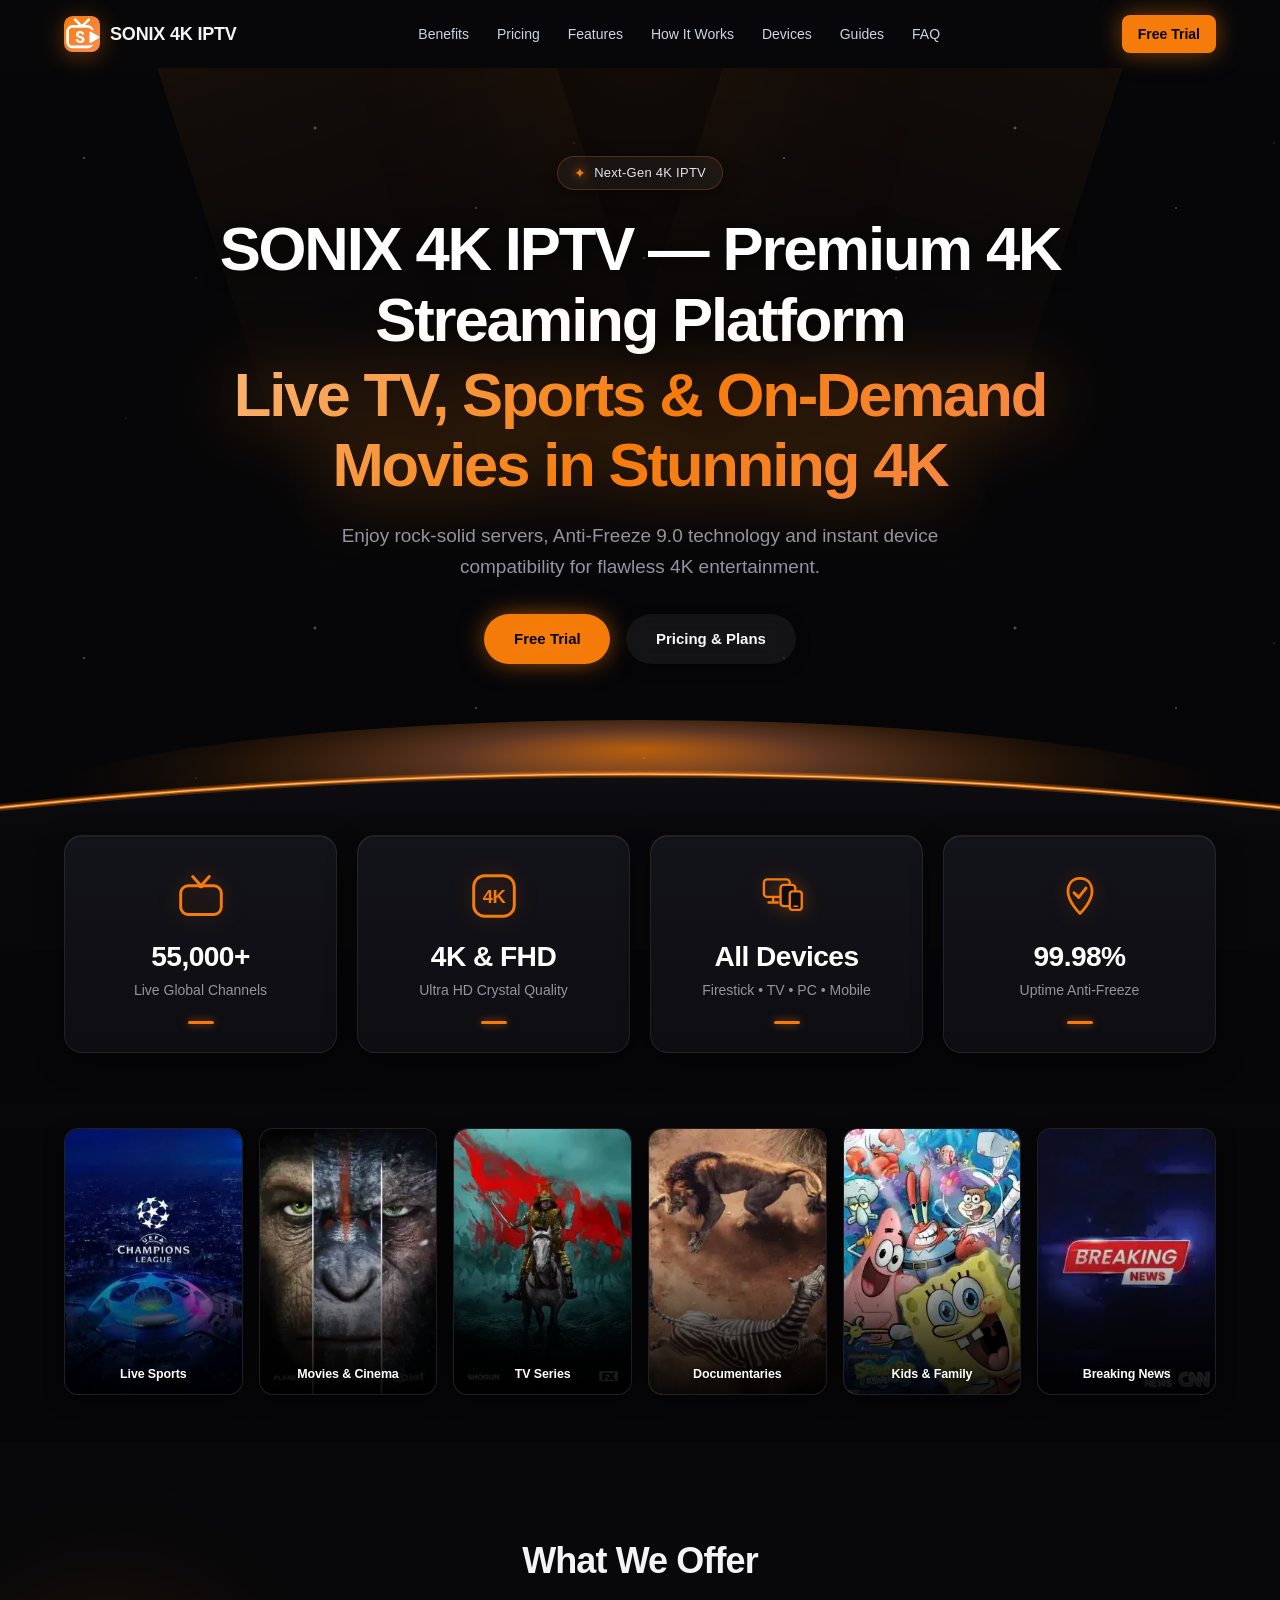
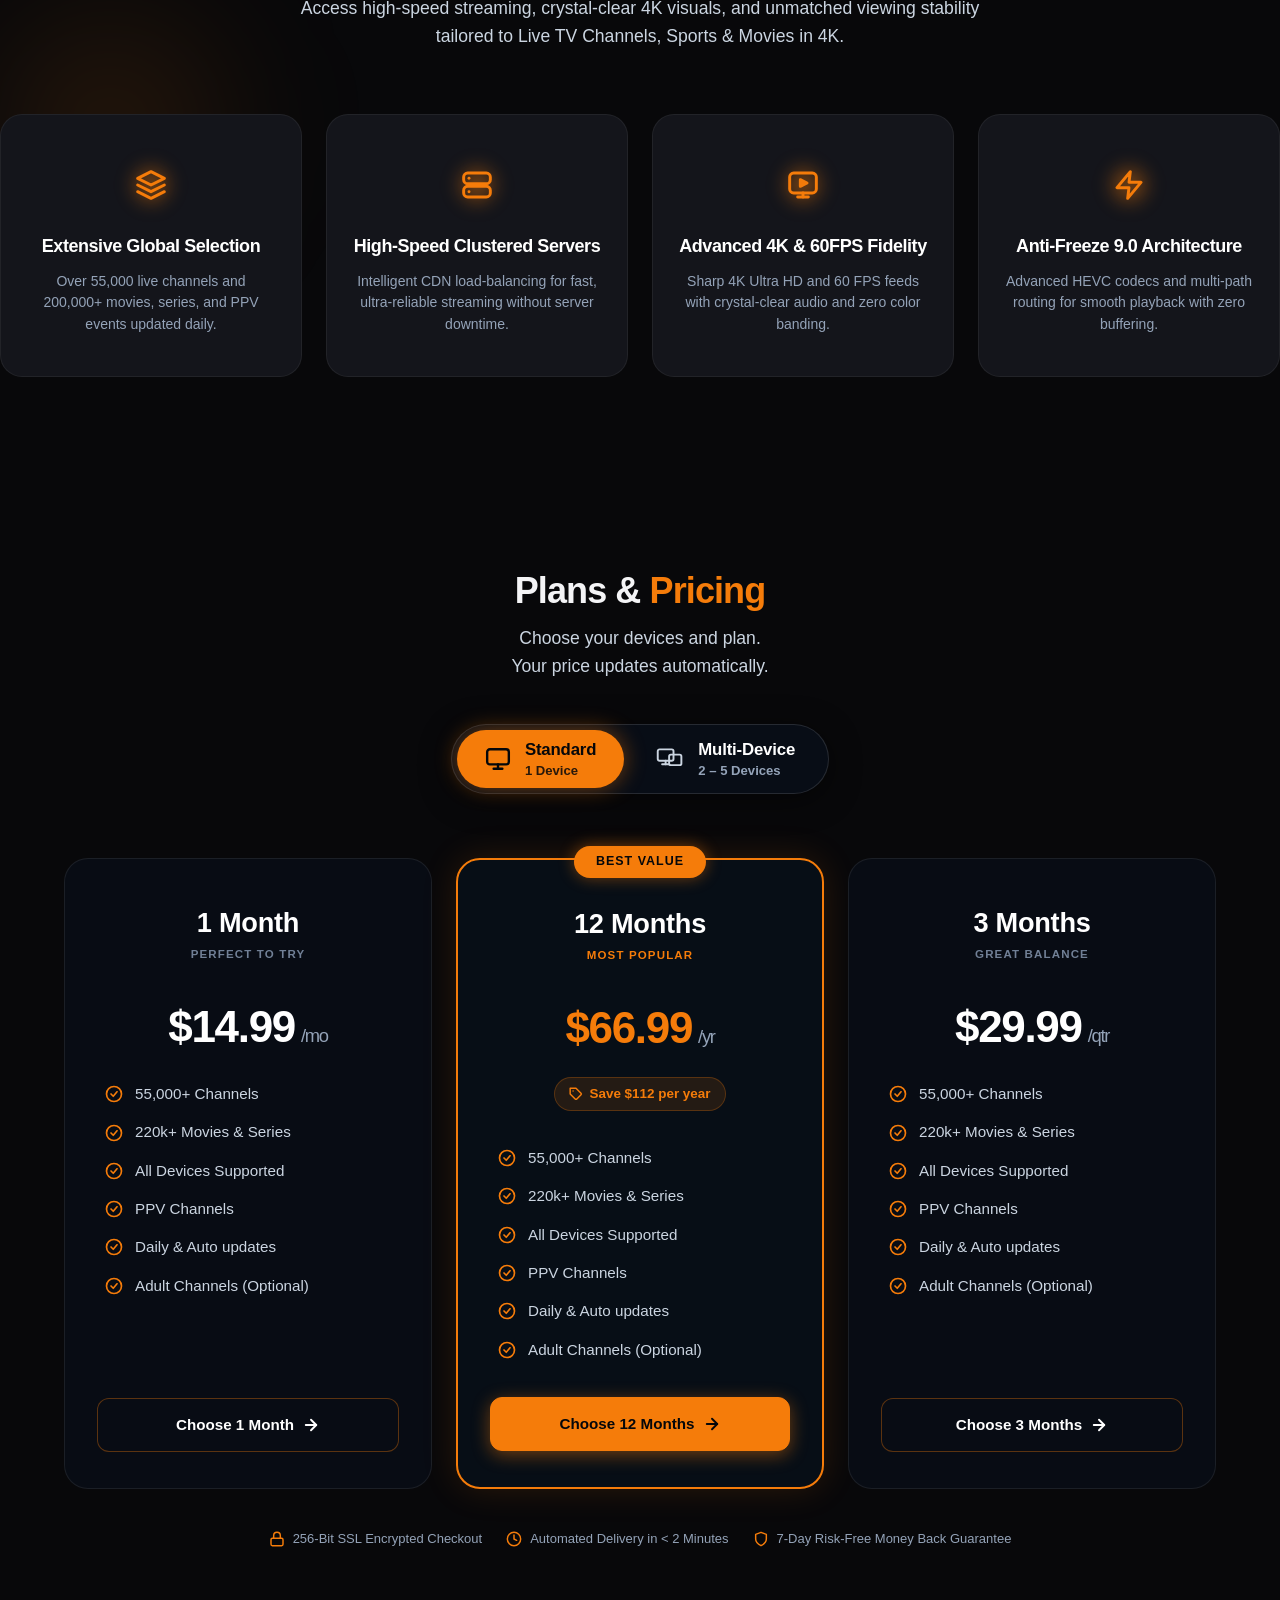
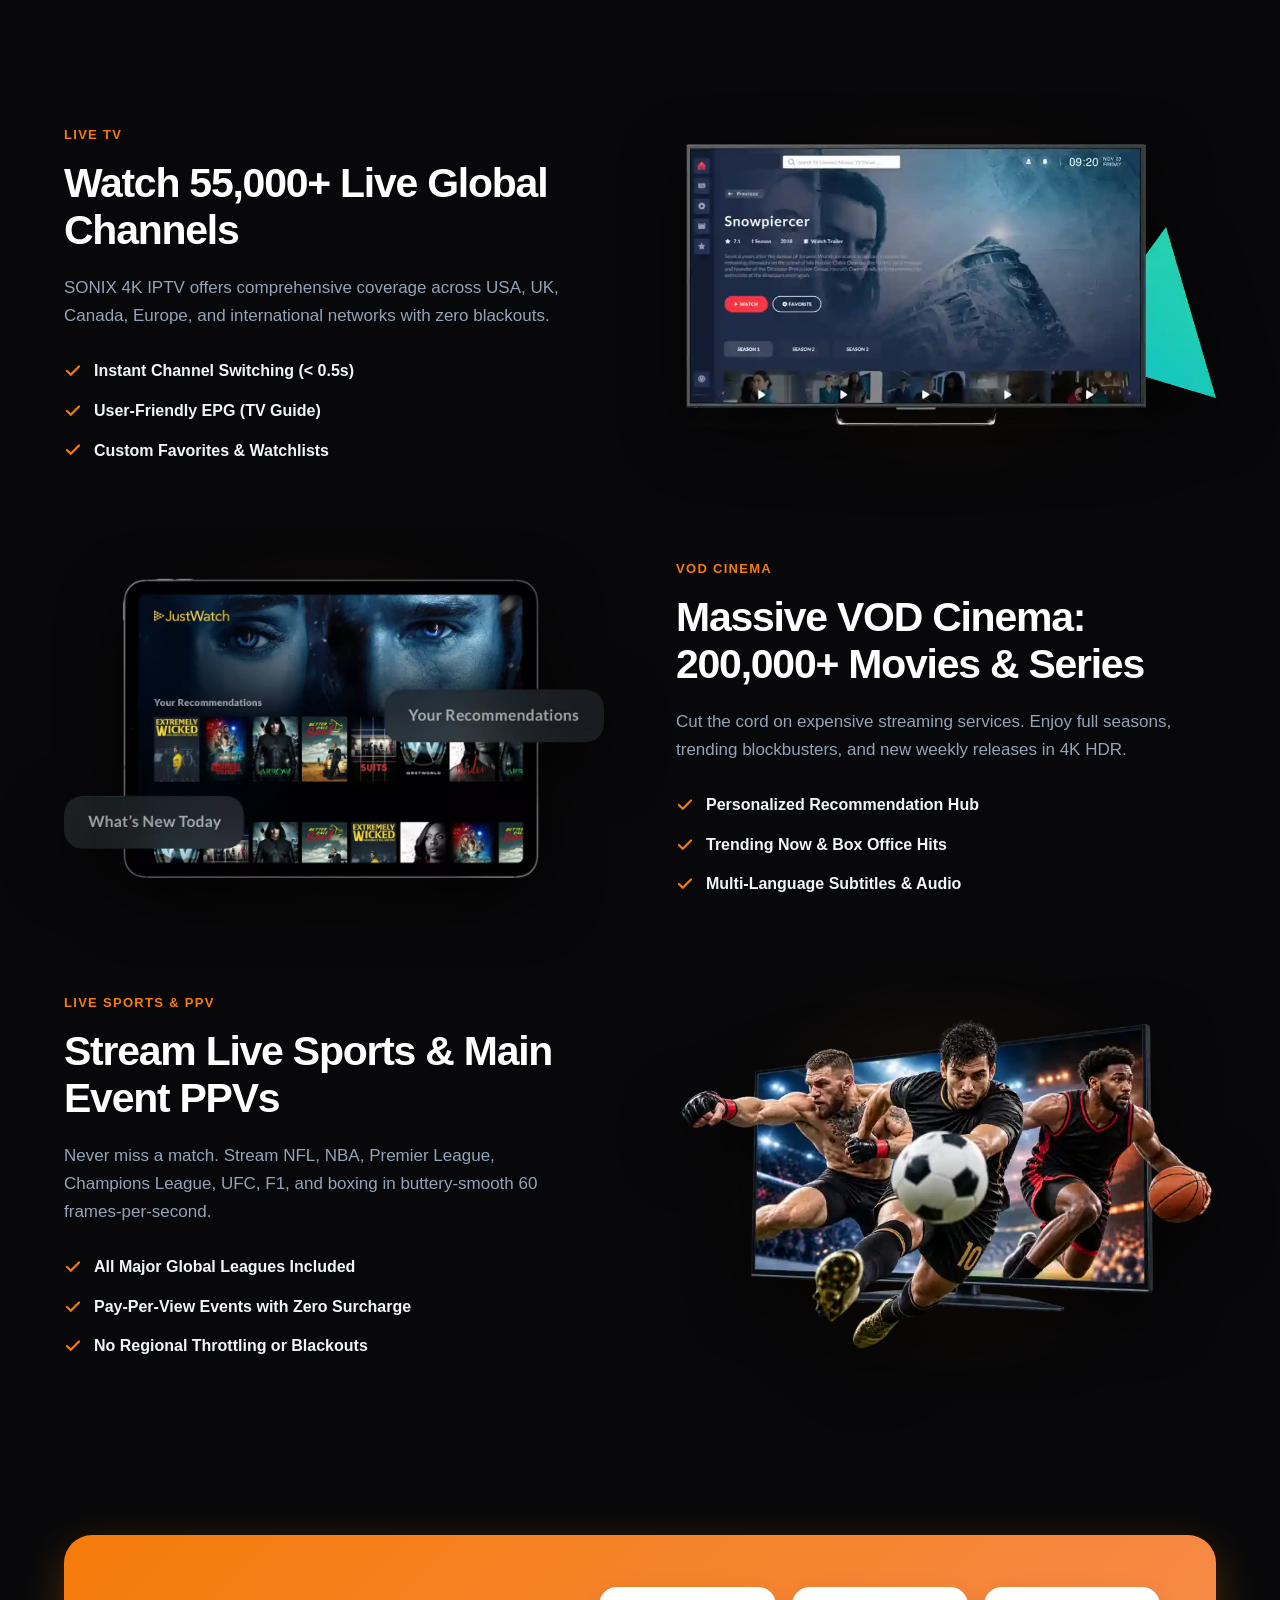
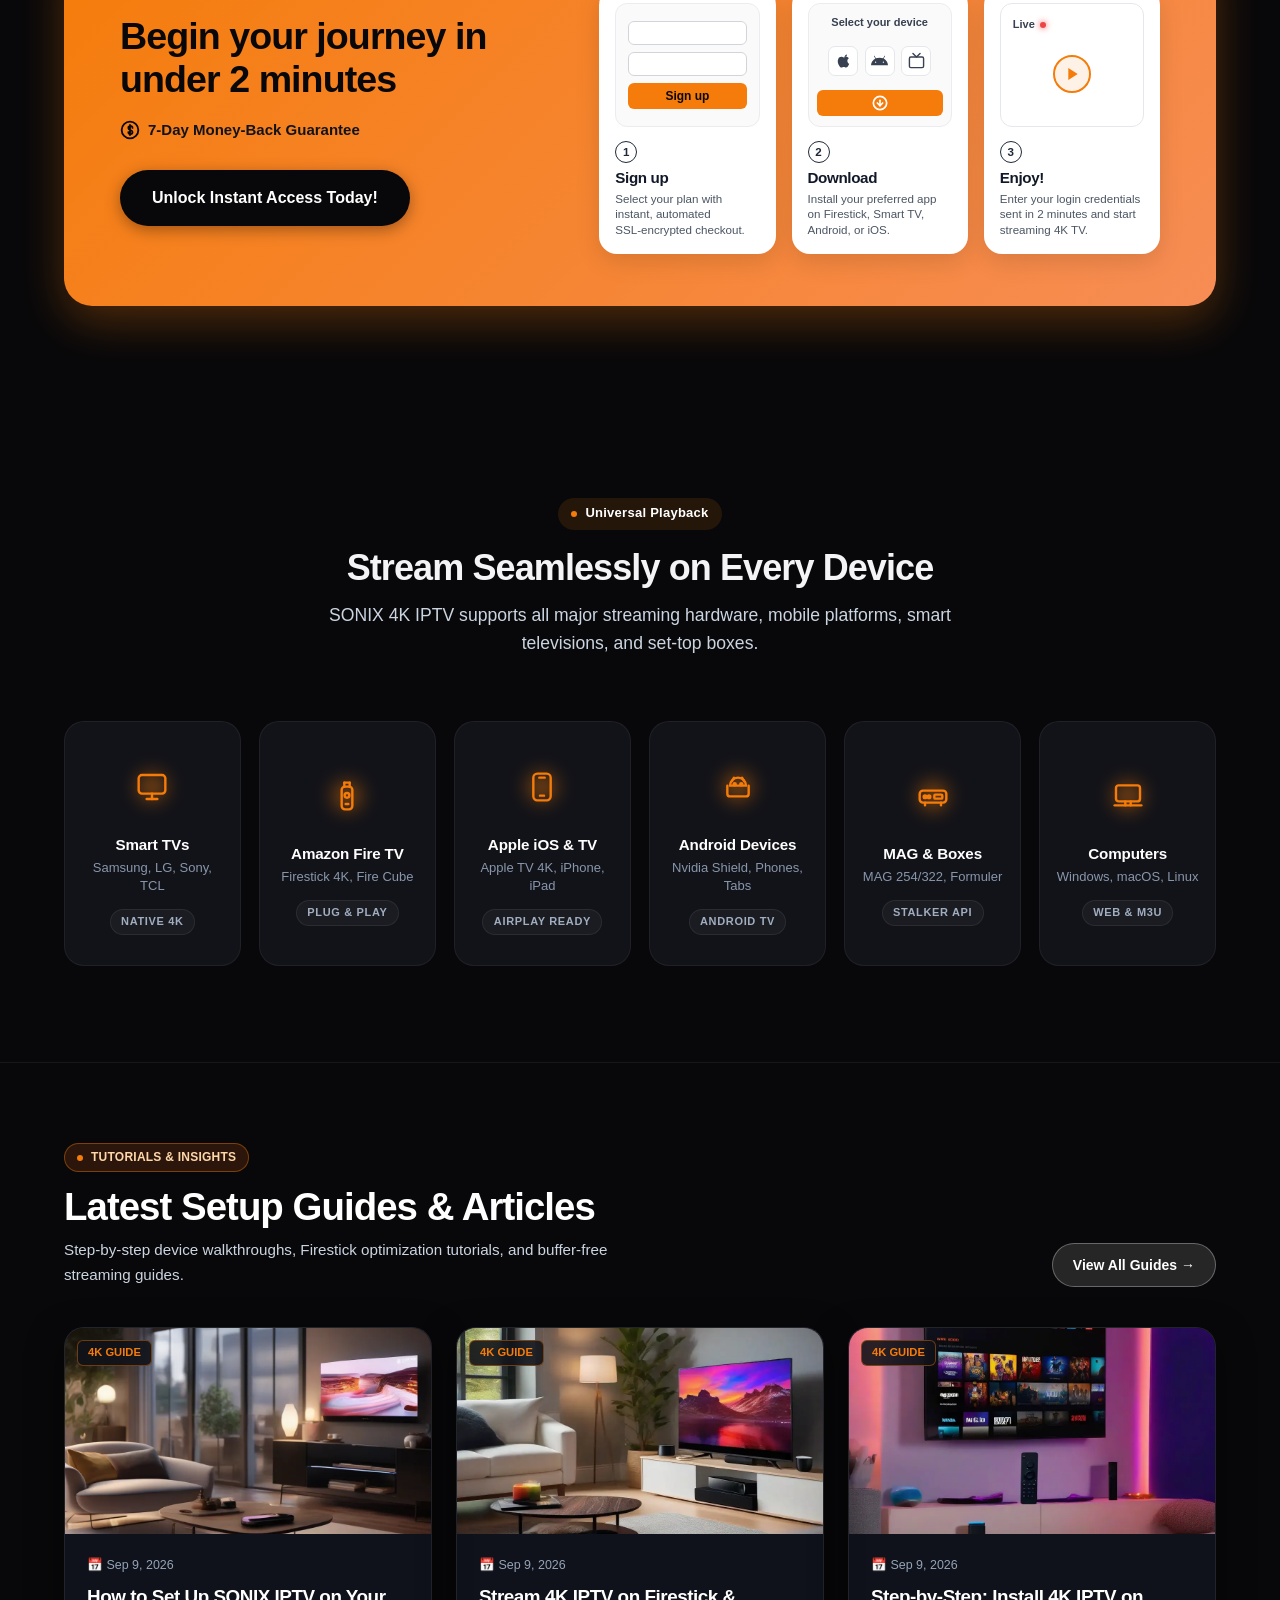
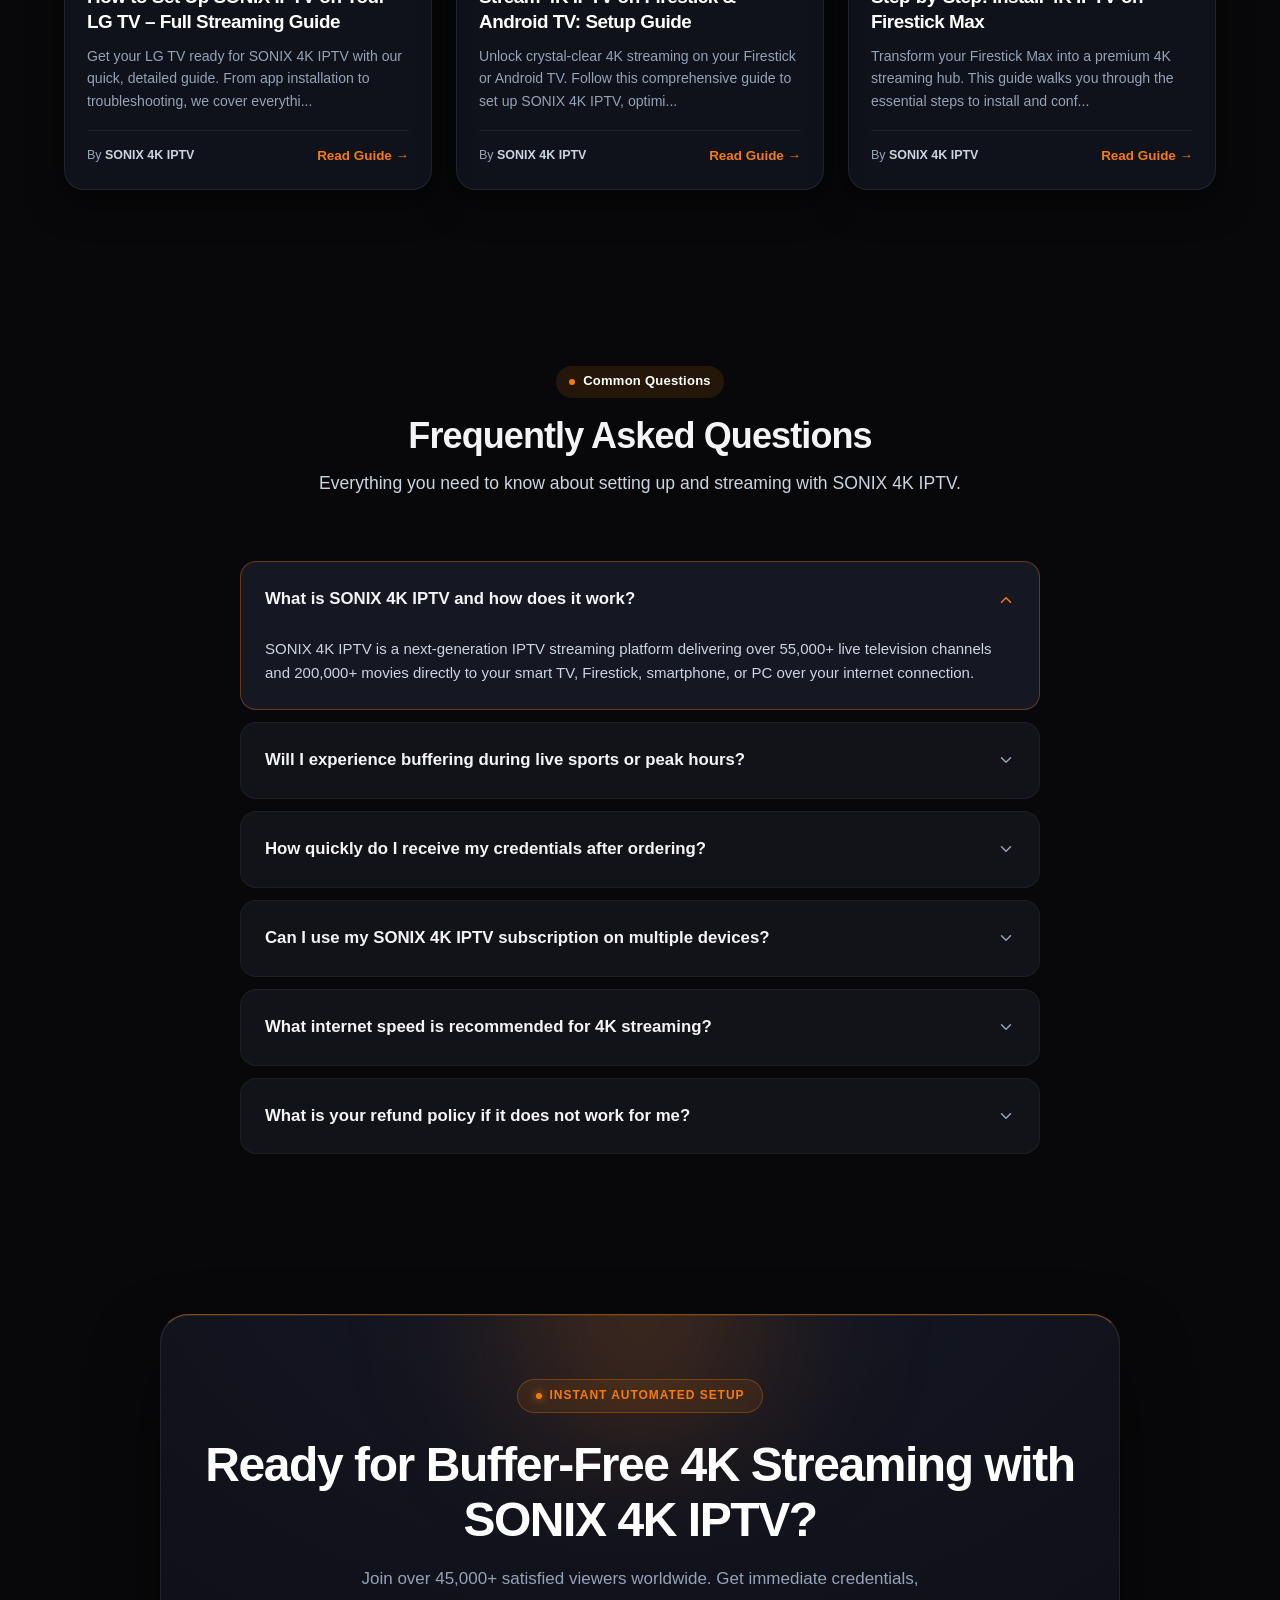
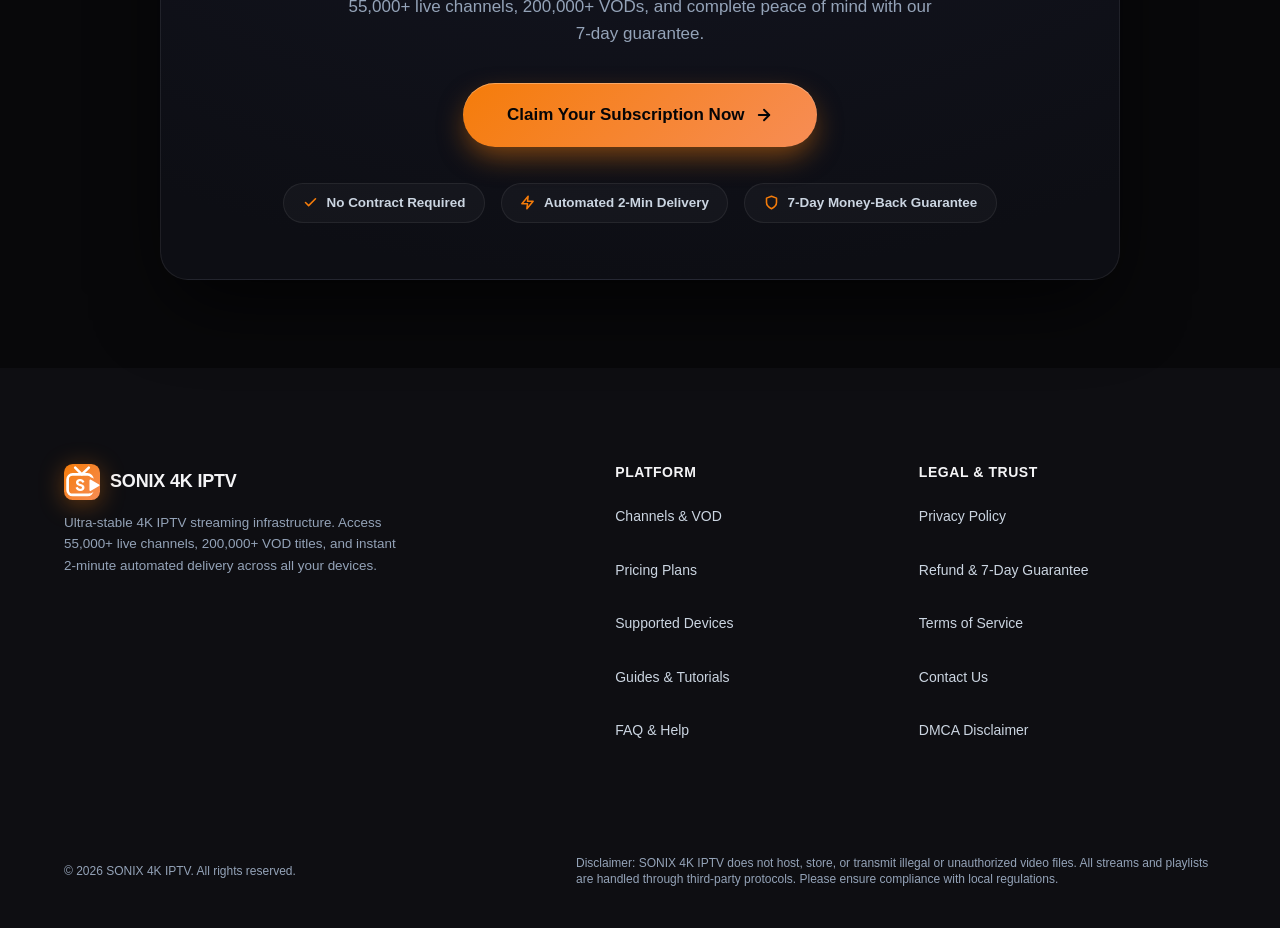
<file: index.html>
<!DOCTYPE html>
<html lang="en" style="background-color:#08080a;color:#f4f4f6;">
<head>
  <meta charset="UTF-8">
  <meta name="viewport" content="width=device-width, initial-scale=1.0">
  
  <!-- Primary SEO Meta Tags -->
  <title>SONIX 4K IPTV Free Trial | Premium 4K Streaming</title>
  <meta name="description" content="Start a free trial of SONIX 4K IPTV today – 55,000+ live channels, 200,000+ VOD titles, zero‑buffer 4K sports. Cancel anytime.">
  <meta name="robots" content="index, follow, max-snippet:-1, max-image-preview:large, max-video-preview:-1">
  <meta name="format-detection" content="telephone=no">
  <link rel="canonical" href="https://sonix4k.shop/">
  <meta name="theme-color" content="#08080a">

  <!-- Pure SVG Dynamic Brand Favicon & App Icons (Google SEO Compliant) -->
  <link rel="icon" type="image/svg+xml" href="data:image/svg+xml;utf8,%3Csvg%20xmlns%3D%22http%3A%2F%2Fwww.w3.org%2F2000%2Fsvg%22%20viewBox%3D%220%200%20100%20100%22%20width%3D%22100%25%22%20height%3D%22100%25%22%3E%0A%20%20%3Cdefs%3E%0A%20%20%20%20%3ClinearGradient%20id%3D%22tvkixBrandGrad%22%20x1%3D%220%25%22%20y1%3D%220%25%22%20x2%3D%22100%25%22%20y2%3D%22100%25%22%3E%0A%20%20%20%20%20%20%3Cstop%20offset%3D%220%25%22%20stop-color%3D%22%23f57c0a%22%2F%3E%0A%20%20%20%20%20%20%3Cstop%20offset%3D%22100%25%22%20stop-color%3D%22%23f78d55%22%2F%3E%0A%20%20%20%20%3C%2FlinearGradient%3E%0A%20%20%20%20%3Cmask%20id%3D%22tvCutout_95tgx7%22%3E%0A%20%20%20%20%20%20%3Crect%20width%3D%22100%22%20height%3D%22100%22%20fill%3D%22%23ffffff%22%2F%3E%0A%20%20%20%20%20%20%3Cpath%20d%3D%22M%2073.5%2046%20L%2096%2059%20L%2073.5%2072%20Z%22%20fill%3D%22%23000000%22%20stroke%3D%22%23000000%22%20stroke-width%3D%2218.5%22%20stroke-linejoin%3D%22round%22%20stroke-linecap%3D%22round%22%2F%3E%0A%20%20%20%20%3C%2Fmask%3E%0A%20%20%3C%2Fdefs%3E%0A%20%20%3Crect%20width%3D%22100%22%20height%3D%22100%22%20rx%3D%2224%22%20fill%3D%22url(%23tvkixBrandGrad)%22%2F%3E%0A%20%20%3Cpath%20d%3D%22M%2031%2010%20L%2049.5%2029%20L%2069%2010%22%20fill%3D%22none%22%20stroke%3D%22%23ffffff%22%20stroke-width%3D%227%22%20stroke-linecap%3D%22round%22%20stroke-linejoin%3D%22round%22%2F%3E%0A%20%20%3Crect%20x%3D%2210%22%20y%3D%2229%22%20width%3D%2269%22%20height%3D%2257%22%20rx%3D%2214%22%20fill%3D%22none%22%20stroke%3D%22%23ffffff%22%20stroke-width%3D%227.5%22%20stroke-linejoin%3D%22round%22%20stroke-linecap%3D%22round%22%20mask%3D%22url(%23tvCutout_95tgx7)%22%2F%3E%0A%20%20%3Cpath%20d%3D%22M%2073.5%2046%20L%2096%2059%20L%2073.5%2072%20Z%22%20fill%3D%22%23ffffff%22%20stroke%3D%22%23ffffff%22%20stroke-width%3D%225.5%22%20stroke-linejoin%3D%22round%22%20stroke-linecap%3D%22round%22%2F%3E%0A%20%20%3Ctext%20x%3D%2244%22%20y%3D%2258%22%20font-family%3D%22-apple-system%2C%20BlinkMacSystemFont%2C%20'Plus%20Jakarta%20Sans'%2C%20'Arial%20Black'%2C%20'Montserrat'%2C%20sans-serif%22%20font-size%3D%2244%22%20font-weight%3D%22900%22%20fill%3D%22%23ffffff%22%20text-anchor%3D%22middle%22%20dominant-baseline%3D%22central%22%3ES%3C%2Ftext%3E%0A%3C%2Fsvg%3E">
  <link rel="alternate icon" type="image/svg+xml" href="/assets/favicon.svg">
  <link rel="apple-touch-icon" href="data:image/svg+xml;utf8,%3Csvg%20xmlns%3D%22http%3A%2F%2Fwww.w3.org%2F2000%2Fsvg%22%20viewBox%3D%220%200%20100%20100%22%20width%3D%22100%25%22%20height%3D%22100%25%22%3E%0A%20%20%3Cdefs%3E%0A%20%20%20%20%3ClinearGradient%20id%3D%22tvkixBrandGrad%22%20x1%3D%220%25%22%20y1%3D%220%25%22%20x2%3D%22100%25%22%20y2%3D%22100%25%22%3E%0A%20%20%20%20%20%20%3Cstop%20offset%3D%220%25%22%20stop-color%3D%22%23f57c0a%22%2F%3E%0A%20%20%20%20%20%20%3Cstop%20offset%3D%22100%25%22%20stop-color%3D%22%23f78d55%22%2F%3E%0A%20%20%20%20%3C%2FlinearGradient%3E%0A%20%20%20%20%3Cmask%20id%3D%22tvCutout_95tgx7%22%3E%0A%20%20%20%20%20%20%3Crect%20width%3D%22100%22%20height%3D%22100%22%20fill%3D%22%23ffffff%22%2F%3E%0A%20%20%20%20%20%20%3Cpath%20d%3D%22M%2073.5%2046%20L%2096%2059%20L%2073.5%2072%20Z%22%20fill%3D%22%23000000%22%20stroke%3D%22%23000000%22%20stroke-width%3D%2218.5%22%20stroke-linejoin%3D%22round%22%20stroke-linecap%3D%22round%22%2F%3E%0A%20%20%20%20%3C%2Fmask%3E%0A%20%20%3C%2Fdefs%3E%0A%20%20%3Crect%20width%3D%22100%22%20height%3D%22100%22%20rx%3D%2224%22%20fill%3D%22url(%23tvkixBrandGrad)%22%2F%3E%0A%20%20%3Cpath%20d%3D%22M%2031%2010%20L%2049.5%2029%20L%2069%2010%22%20fill%3D%22none%22%20stroke%3D%22%23ffffff%22%20stroke-width%3D%227%22%20stroke-linecap%3D%22round%22%20stroke-linejoin%3D%22round%22%2F%3E%0A%20%20%3Crect%20x%3D%2210%22%20y%3D%2229%22%20width%3D%2269%22%20height%3D%2257%22%20rx%3D%2214%22%20fill%3D%22none%22%20stroke%3D%22%23ffffff%22%20stroke-width%3D%227.5%22%20stroke-linejoin%3D%22round%22%20stroke-linecap%3D%22round%22%20mask%3D%22url(%23tvCutout_95tgx7)%22%2F%3E%0A%20%20%3Cpath%20d%3D%22M%2073.5%2046%20L%2096%2059%20L%2073.5%2072%20Z%22%20fill%3D%22%23ffffff%22%20stroke%3D%22%23ffffff%22%20stroke-width%3D%225.5%22%20stroke-linejoin%3D%22round%22%20stroke-linecap%3D%22round%22%2F%3E%0A%20%20%3Ctext%20x%3D%2244%22%20y%3D%2258%22%20font-family%3D%22-apple-system%2C%20BlinkMacSystemFont%2C%20'Plus%20Jakarta%20Sans'%2C%20'Arial%20Black'%2C%20'Montserrat'%2C%20sans-serif%22%20font-size%3D%2244%22%20font-weight%3D%22900%22%20fill%3D%22%23ffffff%22%20text-anchor%3D%22middle%22%20dominant-baseline%3D%22central%22%3ES%3C%2Ftext%3E%0A%3C%2Fsvg%3E">
  <link rel="manifest" href="site.webmanifest">

  <!-- Open Graph / Facebook -->
  <meta property="og:type" content="website">
  <meta property="og:url" content="https://sonix4k.shop/">
  <meta property="og:title" content="SONIX 4K IPTV Free Trial | Premium 4K Streaming">
  <meta property="og:description" content="Start a free trial of SONIX 4K IPTV today – 55,000+ live channels, 200,000+ VOD titles, zero‑buffer 4K sports. Cancel anytime.">
  <meta property="og:site_name" content="SONIX 4K IPTV">
  <meta property="og:image" content="https://sonix4k.shop/assets/images/og-preview.jpg">
  <meta property="og:image:width" content="1200">
  <meta property="og:image:height" content="630">
  <meta property="og:image:alt" content="SONIX 4K IPTV Ultra-Stable 4K IPTV Streaming Service">

  <!-- Twitter / X -->
  <meta name="twitter:card" content="summary_large_image">
  <meta name="twitter:title" content="SONIX 4K IPTV Free Trial | Premium 4K Streaming">
  <meta name="twitter:description" content="Start a free trial of SONIX 4K IPTV today – 55,000+ live channels, 200,000+ VOD titles, zero‑buffer 4K sports. Cancel anytime.">
  <meta name="twitter:image" content="https://sonix4k.shop/assets/images/og-preview.jpg">

  <!-- Self-Hosted Critical Variable Font loaded via @font-face with font-display: swap -->

  <!-- Main Stylesheet -->
  <style>
@font-face{font-family:"Plus Jakarta Sans";font-style:normal;font-weight:400 800;font-display:swap;src:url("/assets/fonts/plus-jakarta-sans.woff2") format("woff2");unicode-range:U+0000-00FF,U+0131,U+0152-0153,U+02BB-02BC,U+02C6,U+02DA,U+02DC,U+0304,U+0308,U+0329,U+2000-206F,U+20AC,U+2122,U+2191,U+2193,U+2212,U+2215,U+FEFF,U+FFFD}:root{--bg-page:#08080a;--bg-surface:#0e0e12;--bg-card:#131318;--bg-card-hover:#181820;--bg-subtle:#1c1c24;--border-subtle:transparent;--border-medium:transparent;--border-accent:transparent;--border-highlight:transparent;--accent:#f97316;--accent-hover:#ea580c;--accent-light:rgba(249,115,22,0.12);--accent-text:#fed7aa;--status-green:#22c55e;--status-green-bg:rgba(34,197,94,0.12);--text-primary:#f4f4f6;--text-secondary:#cbd5e1;--text-muted:#94a3b8;--text-inverse:#08080a;--font-family:"Plus Jakarta Sans",-apple-system,BlinkMacSystemFont,"Segoe UI",Roboto,Oxygen,Ubuntu,Cantarell,"Helvetica Neue",sans-serif;--line-height-base:1.6;--line-height-heading:1.2;--space-xs:0.5rem;--space-sm:0.75rem;--space-md:1rem;--space-lg:1.5rem;--space-xl:2.5rem;--space-2xl:4rem;--space-3xl:6rem;--max-width:1200px;--radius-sm:4px;--radius-md:8px;--radius-lg:12px;--radius-full:9999px;--transition-fast:0.15s ease;--transition-normal:0.25s ease}*,*::before,*::after{box-sizing:border-box;margin:0;padding:0}html{font-family:var(--font-family);font-size:16px;line-height:var(--line-height-base);color:var(--text-secondary);background-color:var(--bg-page);scroll-behavior:smooth;-webkit-text-size-adjust:100%;text-rendering:optimizeLegibility}body{min-height:100vh;display:flex;flex-direction:column;background-color:var(--bg-page);color:var(--text-secondary);overflow-x:hidden}h1,h2,h3,h4,h5,h6{color:var(--text-primary);font-weight:700;line-height:var(--line-height-heading);letter-spacing:-0.025em}h1{font-size:clamp(2rem,5vw,3.25rem);font-weight:800;margin-bottom:var(--space-md)}h2{font-size:clamp(1.75rem,3.5vw,2.25rem);margin-bottom:var(--space-sm)}h3{font-size:1.25rem;margin-bottom:var(--space-xs)}p{margin-bottom:var(--space-md)}p:last-child{margin-bottom:0}a{color:inherit;text-decoration:none;transition:color var(--transition-fast)}a:hover{color:var(--text-primary)}ul,ol{list-style:none}:focus-visible{outline:2px solid var(--accent);outline-offset:3px}.container{width:100%;max-width:var(--max-width);margin-inline:auto;padding-inline:var(--space-md)}@media (min-width:768px){.container{padding-inline:var(--space-lg)}}.section{padding-block:var(--space-2xl);border-bottom:none;scroll-margin-top:90px}@media (min-width:768px){.section{padding-block:var(--space-3xl)}}.section-header{text-align:center;max-width:680px;margin-inline:auto;margin-bottom:var(--space-2xl)}.section-header p{color:var(--text-secondary);font-size:1.1rem}.pill-badge{display:inline-flex;align-items:center;gap:0.5rem;padding:0.35rem 0.85rem;font-size:0.8125rem;font-weight:600;letter-spacing:0.02em;color:var(--accent-text);background-color:var(--accent-light);border:none;border-radius:var(--radius-full);margin-bottom:var(--space-md)}.pill-badge .dot{width:6px;height:6px;border-radius:50%;background-color:var(--accent)}.status-pill{display:inline-flex;align-items:center;gap:0.375rem;font-size:0.75rem;font-weight:500;color:#86efac;background-color:var(--status-green-bg);padding:0.25rem 0.625rem;border-radius:var(--radius-full);border:none}.status-pill .indicator{width:6px;height:6px;border-radius:50%;background-color:var(--status-green)}@media (max-width:640px){.header-actions .status-pill{display:none}}.btn{display:inline-flex;align-items:center;justify-content:center;gap:0.5rem;padding:0.75rem 1.5rem;font-size:0.9375rem;font-weight:600;border-radius:var(--radius-md);border:none;cursor:pointer;white-space:nowrap;transition:background-color var(--transition-fast),transform var(--transition-fast);text-decoration:none}.btn:active{transform:translateY(1px)}.btn-primary{background:linear-gradient(135deg,#c2410c 0%,#9a3412 100%);color:#ffffff !important;font-weight:700;border:none}.btn-primary:hover{background-color:var(--accent-hover);color:#ffffff}.btn-secondary{background-color:var(--bg-card);color:var(--text-primary);border:none}.btn-secondary:hover{background-color:var(--bg-subtle);color:#ffffff}.btn-block{width:100%}.btn-sm{padding:0.5rem 1rem;font-size:0.875rem}.btn-group{display:flex;flex-direction:column;gap:0.75rem;width:100%}@media (min-width:480px){.btn-group{flex-direction:row;justify-content:center;width:auto}}.site-header{position:sticky;top:0;z-index:100;background-color:rgba(8,8,10,0.95);border-bottom:none;backdrop-filter:blur(8px);-webkit-backdrop-filter:blur(8px)}.header-container{display:flex;align-items:center;justify-content:space-between;height:68px}.brand-logo{display:flex;align-items:center;gap:0.625rem;font-size:1.125rem;font-weight:700;color:var(--text-primary);letter-spacing:-0.01em}.logo-icon{display:inline-flex;align-items:center;justify-content:center;width:32px;height:32px;background-color:var(--accent);color:#ffffff;border-radius:var(--radius-sm);font-weight:900;font-size:1rem}.brand-accent{color:var(--accent)}.nav-menu{display:none}@media (min-width:900px){.nav-menu{display:flex;align-items:center;gap:1.75rem}}.nav-link{font-size:0.875rem;font-weight:500;color:var(--text-secondary)}.nav-link:hover{color:var(--text-primary)}.header-actions{display:flex;align-items:center;gap:0.875rem}.menu-toggle{display:flex;flex-direction:column;justify-content:center;gap:5px;width:38px;height:38px;padding:8px;background-color:var(--bg-card);border:none;border-radius:var(--radius-sm);cursor:pointer;color:var(--text-primary)}@media (min-width:900px){.menu-toggle{display:none}}.menu-bar{display:block;width:100%;height:2px;background-color:var(--text-primary);transition:transform var(--transition-fast),opacity var(--transition-fast)}.menu-toggle[aria-expanded="true"] .menu-bar:nth-child(1){transform:translateY(7px) rotate(45deg)}.menu-toggle[aria-expanded="true"] .menu-bar:nth-child(2){opacity:0}.menu-toggle[aria-expanded="true"] .menu-bar:nth-child(3){transform:translateY(-7px) rotate(-45deg)}.mobile-nav{display:none;position:fixed;top:68px;left:0;right:0;bottom:0;background-color:#08080a;border-bottom:none;padding:var(--space-xl) var(--space-lg);flex-direction:column;gap:var(--space-md);z-index:999;overflow-y:auto}.mobile-nav.is-open{display:flex}@media (min-width:900px){.mobile-nav{display:none !important}}.mobile-nav-link{font-size:1.125rem;font-weight:600;color:var(--text-primary);padding-block:0.5rem;border-bottom:none}.hero-section{position:relative;background-color:#060608;padding-top:clamp(3.5rem,7vw,5.5rem);padding-bottom:clamp(2rem,4vw,3.5rem);text-align:center;overflow:hidden}.hero-cosmic-backdrop{position:absolute;inset:0;pointer-events:none;overflow:hidden;z-index:1;contain:strict}.light-ray{position:absolute;top:-120px;width:380px;height:600px;opacity:0.16;transform-origin:top center;pointer-events:none;will-change:transform}.light-ray-left{left:10%;background:linear-gradient(180deg,rgba(255,140,60,0.5) 0%,rgba(255,90,20,0.08) 60%,transparent 100%);transform:rotate(-18deg)}.light-ray-right{right:10%;background:linear-gradient(180deg,rgba(255,140,60,0.45) 0%,rgba(255,90,20,0.08) 60%,transparent 100%);transform:rotate(18deg)}.light-ray-center{left:50%;transform:translateX(-50%);width:550px;height:480px;background:radial-gradient(ellipse at top,rgba(255,107,43,0.2) 0%,rgba(255,80,10,0.05) 50%,transparent 80%);opacity:0.35}.cosmic-stars{position:absolute;inset:0;background-image:radial-gradient(1.5px 1.5px at 12% 18%,rgba(255,255,255,0.65),transparent),radial-gradient(1px 1px at 28% 42%,rgba(255,255,255,0.45),transparent),radial-gradient(2px 2px at 45% 12%,rgba(255,210,170,0.75),transparent),radial-gradient(1.5px 1.5px at 68% 28%,rgba(255,255,255,0.55),transparent),radial-gradient(1px 1px at 82% 15%,rgba(255,255,255,0.45),transparent),radial-gradient(1.5px 1.5px at 92% 38%,rgba(255,210,170,0.65),transparent),radial-gradient(1px 1px at 18% 70%,rgba(255,255,255,0.35),transparent),radial-gradient(1.5px 1.5px at 84% 68%,rgba(255,255,255,0.4),transparent);background-repeat:repeat;background-size:700px 500px;opacity:0.7}.hero-container{position:relative;z-index:3}.hero-content{max-width:860px;margin-inline:auto;display:flex;flex-direction:column;align-items:center}.hero-badge-pill{display:inline-flex;align-items:center;gap:0.5rem;padding:0.35rem 1rem;background:rgba(255,255,255,0.05);border:none;border-radius:var(--radius-full);font-size:0.8125rem;font-weight:500;letter-spacing:0.02em;color:#e4e4e7;margin-bottom:1.5rem;backdrop-filter:blur(12px);-webkit-backdrop-filter:blur(12px);box-shadow:0 4px 20px rgba(0,0,0,0.4);transition:background-color var(--transition-fast),transform var(--transition-fast)}.hero-badge-pill:hover{background:rgba(255,255,255,0.08);transform:translateY(-1px)}.badge-spark{color:#f97316;font-size:0.875rem;text-shadow:0 0 10px rgba(249,115,22,0.9),0 0 20px rgba(249,115,22,0.5);line-height:1}.hero-title{display:flex;flex-direction:column;align-items:center;gap:0.25rem;font-size:clamp(2.1rem,5.2vw,3.85rem);font-weight:800;line-height:1.15;letter-spacing:-0.035em;margin-bottom:1.25rem}.title-top{color:#ffffff;text-shadow:0 2px 20px rgba(0,0,0,0.8)}.title-bottom{color:#ff6e2e;background:linear-gradient(135deg,#ff7a30 0%,#f95716 50%,#ea580c 100%);-webkit-background-clip:text;-webkit-text-fill-color:transparent;background-clip:text;filter:drop-shadow(0 0 35px rgba(249,115,22,0.45))}.hero-description{font-size:clamp(1rem,2vw,1.1875rem);color:#9494a0;line-height:1.6;max-width:640px;margin-inline:auto;margin-bottom:2rem}.hero-btn-group{display:flex;flex-direction:row;align-items:center;justify-content:center;gap:1rem;flex-wrap:wrap;margin-bottom:2.5rem}.btn-pill{display:inline-flex;align-items:center;justify-content:center;gap:0.5rem;padding:0.8rem 1.85rem;font-size:0.9375rem;font-weight:600;border-radius:var(--radius-full);border:none;cursor:pointer;white-space:nowrap}.btn-pill,.btn-pill span,.btn-pill:link,.btn-pill:visited{text-decoration:none}.btn-pill-primary,.btn-pill-primary span,.btn-pill-primary:link,.btn-pill-primary:visited{background:var(--accent);color:#050507 !important;font-weight:800 !important;border:none;box-shadow:0 0 25px rgba(249,115,22,0.45),0 4px 14px rgba(0,0,0,0.4)}.btn-pill-primary:hover,.btn-pill-primary:hover span{transform:translateY(-2px) scale(1.02);box-shadow:0 0 35px rgba(249,115,22,0.7),0 6px 22px rgba(0,0,0,0.5);color:#000000 !important}.btn-pill-glass{background-color:rgba(255,255,255,0.06);color:#f8fafc !important;border:none;backdrop-filter:blur(12px);-webkit-backdrop-filter:blur(12px);box-shadow:0 4px 15px rgba(0,0,0,0.3)}.btn-pill-glass span{color:#f8fafc !important}.btn-pill-glass:hover{background-color:rgba(255,255,255,0.12);color:#ffffff !important;transform:translateY(-2px);box-shadow:0 6px 20px rgba(0,0,0,0.4)}.hero-horizon{position:relative;width:100%;margin-top:1rem;margin-bottom:-15px;overflow:visible;pointer-events:none;z-index:2;display:flex;justify-content:center}.horizon-svg{width:100%;height:clamp(140px,18vw,240px);display:block;overflow:visible}.hero-metrics-container{position:relative;z-index:3;margin-top:-115px}@media (max-width:640px){.hero-metrics-container{margin-top:-50px}.hero-btn-group{flex-direction:column;width:100%;max-width:320px;margin-inline:auto}.btn-pill{width:100%}.horizon-svg{height:120px}}.metrics-grid{display:grid;grid-template-columns:repeat(2,1fr);gap:1rem;margin-top:0}@media (min-width:860px){.metrics-grid{grid-template-columns:repeat(4,1fr);gap:1.25rem}}.metric-card{position:relative;background-color:#0c0c11;background:linear-gradient(180deg,#13131a 0%,#0d0d12 100%);border:1px solid rgba(255,255,255,0.08);border-radius:18px;padding:2.25rem 1rem 1.75rem 1rem;display:flex;flex-direction:column;align-items:center;justify-content:center;text-align:center;box-shadow:0 10px 30px rgba(0,0,0,0.4),inset 0 1px 0 rgba(255,255,255,0.06);transition:transform var(--transition-normal),box-shadow var(--transition-normal),border-color var(--transition-normal),background-color var(--transition-normal)}.metric-card:hover{transform:translateY(-3px);background-color:#101016;border-color:rgba(255,106,26,0.4);box-shadow:0 14px 40px rgba(0,0,0,0.55),0 0 25px rgba(249,115,22,0.15)}.metric-icon-wrap{display:flex;align-items:center;justify-content:center;width:56px;height:48px;max-width:56px;max-height:48px;background:transparent;border:none;margin-inline:auto;margin-bottom:1.25rem;overflow:visible;flex-shrink:0}.metric-icon-art{width:56px !important;height:48px !important;max-width:56px !important;max-height:48px !important;display:block;flex-shrink:0;filter:drop-shadow(0 0 10px rgba(255,106,26,0.22));transition:transform var(--transition-fast),filter var(--transition-fast)}.metric-card:hover .metric-icon-art{transform:scale(1.06);filter:drop-shadow(0 0 16px rgba(255,106,26,0.5))}.metric-val{font-size:clamp(1.35rem,2.2vw,1.85rem);font-weight:800;color:#ffffff;letter-spacing:-0.02em;line-height:1.2}.metric-val .accent-mark{color:#ff6a1a;margin-left:2px}.metric-label{font-size:clamp(0.78rem,1.15vw,0.875rem);color:#94949e;margin-top:0.45rem;line-height:1.4;font-weight:500}.metric-dash{display:block;width:26px;height:3px;border-radius:var(--radius-full);background-color:#ff6a1a;margin-top:1.25rem;box-shadow:0 0 8px rgba(255,106,26,0.5)}@media (max-width:640px){.metrics-grid{gap:0.65rem}.metric-card{padding:1.5rem 0.6rem 1.25rem 0.6rem;border-radius:14px}.metric-icon-wrap{height:44px;margin-bottom:0.85rem}.metric-icon-art{width:44px;height:38px}.metric-val{font-size:1.15rem}.metric-label{font-size:0.72rem}.metric-dash{margin-top:0.85rem;width:20px}}.hero-categories-section{position:relative;background-color:#060608;padding-bottom:2rem}.hero-categories-container{position:relative;z-index:3;margin-top:1.5rem;margin-bottom:1rem}.category-cards-grid{display:grid;grid-template-columns:repeat(3,1fr);gap:0.65rem}@media (min-width:860px){.category-cards-grid{grid-template-columns:repeat(6,1fr);gap:1rem}}.category-card{position:relative;display:flex;flex-direction:column;border-radius:14px;overflow:hidden;background-color:#0c0c11;border:1px solid rgba(255,255,255,0.08);text-decoration:none;cursor:pointer;box-shadow:0 6px 20px rgba(0,0,0,0.4);transition:transform var(--transition-normal),box-shadow var(--transition-normal),border-color var(--transition-normal)}.category-card:hover{transform:translateY(-4px) scale(1.02);border-color:rgba(255,106,26,0.45);box-shadow:0 12px 30px rgba(0,0,0,0.6),0 0 20px rgba(255,106,26,0.22)}.category-card-media{position:relative;width:100%;aspect-ratio:2 / 3;overflow:hidden;border-radius:14px;background-color:#08080a}.category-card-media img{width:100%;height:100%;object-fit:cover;display:block;transition:transform 0.45s cubic-bezier(0.16,1,0.3,1)}.category-card:hover .category-card-media img{transform:scale(1.07)}.category-card-overlay{position:absolute;inset:0;background:linear-gradient(180deg,transparent 40%,rgba(0,0,0,0.65) 75%,rgba(0,0,0,0.92) 100%);pointer-events:none}.category-card-label{position:absolute;bottom:0.55rem;left:0.25rem;right:0.25rem;text-align:center;font-size:0.78rem;font-weight:600;color:#ffffff;letter-spacing:-0.01em;text-shadow:0 1px 4px rgba(0,0,0,0.9);pointer-events:none;white-space:nowrap;overflow:hidden;text-overflow:ellipsis;padding-inline:4px;transition:color var(--transition-fast)}.category-card:hover .category-card-label{color:#ff7a30}@media (max-width:640px){.hero-categories-container{margin-top:0.85rem;margin-bottom:0.5rem}.category-cards-grid{gap:0.45rem}.category-card{border-radius:10px}.category-card-media{border-radius:10px}.category-card-label{font-size:0.65rem;bottom:0.35rem}}.what-we-offer-section{position:relative;overflow:hidden}.what-we-offer-section::before{content:"";position:absolute;top:15%;left:-80px;width:380px;height:380px;background:radial-gradient(circle,rgba(255,106,26,0.14) 0%,rgba(255,106,26,0.03) 50%,transparent 70%);filter:blur(60px);pointer-events:none;z-index:0}.benefits-grid{position:relative;z-index:1;display:grid;grid-template-columns:1fr;gap:1.25rem}@media (min-width:640px){.benefits-grid{grid-template-columns:repeat(2,1fr)}}@media (min-width:1024px){.benefits-grid{grid-template-columns:repeat(4,1fr);gap:1.5rem}}.benefit-card{background-color:#14151b;border:1px solid rgba(255,255,255,0.06);border-radius:22px;padding:2.5rem 1.5rem;display:flex;flex-direction:column;align-items:center;text-align:center;height:100%;transition:transform 0.25s ease,border-color 0.25s ease,box-shadow 0.25s ease,background-color 0.25s ease}.benefit-card:hover{background-color:#181a22;border-color:rgba(255,106,26,0.35);transform:translateY(-4px);box-shadow:0 16px 36px -10px rgba(0,0,0,0.6),0 0 24px rgba(255,106,26,0.12)}.benefit-icon-wrapper{position:relative;width:60px;height:60px;display:flex;align-items:center;justify-content:center;color:#ff6a1a;margin-bottom:1.25rem;flex-shrink:0}.benefit-icon-glow{position:absolute;top:50%;left:50%;transform:translate(-50%,-50%);width:48px;height:48px;border-radius:50%;background:radial-gradient(circle,rgba(255,106,26,0.55) 0%,rgba(255,106,26,0.18) 50%,transparent 75%);filter:blur(8px);pointer-events:none;z-index:0}.benefit-icon-wrapper svg{position:relative;z-index:1;width:32px;height:32px;color:#ff6a1a}.benefit-title{font-size:1.125rem;font-weight:700;color:#ffffff;margin-bottom:0.75rem;line-height:1.3}.benefit-desc{font-size:0.875rem;color:#94a3b8;line-height:1.55;margin:0;max-width:250px}.features-showcase-section{padding:5rem 0;position:relative;overflow:hidden}.features-showcase{display:flex;flex-direction:column;gap:6rem}.feature-split-row{display:grid;grid-template-columns:1fr;align-items:center;gap:2.5rem}@media (min-width:992px){.feature-split-row{grid-template-columns:1fr 1fr;gap:4.5rem}.feature-split-row-reverse .feature-split-content{order:2}.feature-split-row-reverse .feature-split-media{order:1}}.feature-split-content{display:flex;flex-direction:column;justify-content:center}.feature-badge-tag{display:inline-block;font-size:0.8125rem;font-weight:800;text-transform:uppercase;letter-spacing:0.1em;color:#ff6a1a;margin-bottom:0.875rem}.feature-split-title{font-size:clamp(2rem,3.2vw,2.75rem);font-weight:800;line-height:1.15;letter-spacing:-0.03em;color:#ffffff;margin:0 0 1.25rem 0}.feature-split-desc{font-size:1.0625rem;line-height:1.65;color:#94a3b8;margin:0 0 1.75rem 0;max-width:520px}.feature-split-list{list-style:none;padding:0;margin:0;display:flex;flex-direction:column;gap:0.875rem}.feature-split-item{display:flex;align-items:center;gap:0.75rem;font-size:1rem;font-weight:600;color:#f1f5f9}.feature-check-icon{display:inline-flex;align-items:center;justify-content:center;color:#ff6a1a;flex-shrink:0}.feature-check-icon svg{width:18px;height:18px}.feature-split-media{position:relative;display:flex;justify-content:center;align-items:center}.feature-media-wrapper{position:relative;width:100%;max-width:620px;display:flex;align-items:center;justify-content:center}.feature-media-ambient{position:absolute;top:50%;left:50%;transform:translate(-50%,-50%);width:80%;height:80%;background:radial-gradient(circle,rgba(255,106,26,0.16) 0%,rgba(255,106,26,0.03) 60%,transparent 80%);filter:blur(50px);pointer-events:none;z-index:0}.feature-mockup-img{position:relative;z-index:1;width:100%;max-width:100%;height:auto;display:block;object-fit:contain;filter:drop-shadow(0 20px 30px rgba(0,0,0,0.65));transition:transform 0.35s cubic-bezier(0.16,1,0.3,1),filter 0.35s ease}.feature-mockup-img:hover{transform:translateY(-6px) scale(1.02);filter:drop-shadow(0 28px 42px rgba(0,0,0,0.8)) drop-shadow(0 0 25px rgba(255,106,26,0.22))}@media (max-width:768px){.features-showcase-section{padding:3.5rem 0}.features-showcase{gap:4rem}.feature-split-title{font-size:1.75rem}.feature-split-desc{font-size:0.9375rem;margin-bottom:1.25rem}.feature-split-item{font-size:0.9375rem}}.journey-banner{background:linear-gradient(135deg,#ff5500 0%,#ff6a1a 50%,#ff8833 100%);border-radius:28px;padding:3.25rem 3.5rem;display:grid;grid-template-columns:1fr;gap:2.5rem;align-items:center;position:relative;overflow:hidden;box-shadow:0 15px 45px rgba(255,106,26,0.22)}@media (min-width:1024px){.journey-banner{grid-template-columns:1fr 1.3fr;gap:3rem}}.journey-cta-col{display:flex;flex-direction:column;align-items:flex-start}.journey-title{font-size:2.35rem;font-weight:800;color:#08080a;line-height:1.15;letter-spacing:-0.025em;margin-bottom:1rem}.journey-guarantee{display:inline-flex;align-items:center;gap:0.5rem;font-size:0.9375rem;font-weight:700;color:#12131a;margin-bottom:1.75rem}.journey-guarantee svg{flex-shrink:0;color:#08080a}.journey-btn{display:inline-flex;align-items:center;justify-content:center;background-color:#08080a;color:#ffffff;font-size:1rem;font-weight:700;padding:0.95rem 2rem;border-radius:100px;text-decoration:none;box-shadow:0 4px 15px rgba(0,0,0,0.35);transition:transform var(--transition-fast),background-color var(--transition-fast),box-shadow var(--transition-fast)}.journey-btn:hover{background-color:#1a1b24;transform:translateY(-2px);box-shadow:0 6px 20px rgba(0,0,0,0.45)}.journey-steps-grid{display:grid;grid-template-columns:1fr;gap:1.25rem}@media (min-width:640px){.journey-steps-grid{grid-template-columns:repeat(3,1fr);gap:1rem}}.journey-step-card{background-color:#ffffff;border-radius:18px;padding:1rem;display:flex;flex-direction:column;box-shadow:0 8px 24px rgba(0,0,0,0.12);transition:transform var(--transition-fast),box-shadow var(--transition-fast)}.journey-step-card:hover{transform:translateY(-4px);box-shadow:0 12px 28px rgba(0,0,0,0.18)}.journey-mockup{background-color:#fafafa;border:1.5px solid #ececee;border-radius:12px;height:124px;padding:0.75rem;margin-bottom:0.875rem;display:flex;flex-direction:column;justify-content:center;position:relative;overflow:hidden}.mockup-signup{gap:0.45rem}.mockup-input-box{height:24px;width:100%;border:1.5px solid #d1d5db;border-radius:6px;background-color:#ffffff}.mockup-submit-btn{height:26px;width:100%;background:var(--accent);color:#08080a;border-radius:6px;font-size:0.75rem;font-weight:800;display:flex;align-items:center;justify-content:center}.mockup-download{justify-content:space-between;padding:0.65rem 0.5rem}.mockup-subheading{font-size:0.6875rem;font-weight:700;color:#374151;text-align:center}.mockup-device-tiles{display:flex;align-items:center;justify-content:center;gap:0.4rem}.mockup-tile{width:30px;height:30px;border:1.5px solid #e5e7eb;border-radius:7px;background-color:#ffffff;display:flex;align-items:center;justify-content:center;color:#374151}.mockup-download-btn{height:26px;width:100%;background:var(--accent);color:#ffffff;border-radius:6px;display:flex;align-items:center;justify-content:center}.mockup-enjoy{justify-content:space-between;border:1.5px solid #e5e7eb;background-color:#ffffff}.mockup-live-indicator{display:flex;align-items:center;gap:0.3rem;font-size:0.6875rem;font-weight:700;color:#374151}.mockup-live-indicator .live-dot{width:6px;height:6px;border-radius:50%;background-color:#ef4444;box-shadow:0 0 6px #ef4444}.mockup-play-center{margin:auto;width:38px;height:38px;border:2px solid var(--accent);border-radius:50%;display:flex;align-items:center;justify-content:center;color:var(--accent);background-color:rgba(255,106,26,0.08)}.mockup-play-center svg{margin-left:2px}.journey-step-footer{display:flex;flex-direction:column;align-items:flex-start}.journey-step-num{width:22px;height:22px;border:1.5px solid #1f2937;border-radius:50%;display:inline-flex;align-items:center;justify-content:center;font-size:0.725rem;font-weight:800;color:#1f2937;margin-bottom:0.35rem}.journey-step-title{font-size:0.95rem;font-weight:800;color:#111827;margin-bottom:0.25rem}.journey-step-desc{font-size:0.725rem;color:#4b5563;line-height:1.35;margin:0}@media (max-width:640px){.journey-banner{padding:2rem 1.25rem;border-radius:20px}.journey-title{font-size:1.75rem}.journey-btn{width:100%;text-align:center}}.pricing-cards-wrapper{display:grid;grid-template-columns:1fr;gap:2.25rem;max-width:1100px;margin:0 auto;align-items:stretch}@media (min-width:900px){.pricing-cards-wrapper{grid-template-columns:repeat(3,1fr);gap:1.5rem;align-items:center}}.price-plan-card{background-color:#0c0d12;border:1px solid rgba(255,255,255,0.08);border-radius:22px;padding:2.75rem 1.75rem 2rem 1.75rem;display:flex;flex-direction:column;position:relative;transition:transform var(--transition-fast),border-color var(--transition-fast),box-shadow var(--transition-fast)}.price-plan-card:hover{border-color:rgba(255,255,255,0.18);transform:translateY(-4px)}.price-plan-card.is-featured{background-color:#0e0f16;border:2px solid var(--accent);box-shadow:0 0 40px rgba(255,106,26,0.15);padding-top:3rem}@media (min-width:900px){.price-plan-card.is-featured{transform:scale(1.03);z-index:2}.price-plan-card.is-featured:hover{transform:scale(1.05) translateY(-4px)}}.plan-badge-top{position:absolute;top:-14px;left:50%;transform:translateX(-50%);background:var(--accent);color:#000000;font-size:0.75rem;font-weight:800;letter-spacing:0.08em;text-transform:uppercase;padding:0.35rem 1.15rem;border-radius:100px;box-shadow:0 4px 14px rgba(255,106,26,0.4);white-space:nowrap}.plan-card-head{text-align:center;margin-bottom:1.5rem}.plan-card-title{font-size:1.75rem;font-weight:800;color:#ffffff;margin-bottom:0.35rem}.plan-card-subtitle{font-size:0.6875rem;font-weight:700;letter-spacing:0.12em;text-transform:uppercase;color:#7e808e;margin-bottom:1.25rem}.plan-card-subtitle.featured-subtitle{color:var(--accent)}.plan-card-price-row{display:flex;align-items:baseline;justify-content:center;gap:0.25rem}.plan-card-amount{font-size:2.75rem;font-weight:800;color:#ffffff;letter-spacing:-0.03em;line-height:1}.plan-card-amount.featured-amount{font-size:3.25rem;color:var(--accent);letter-spacing:-0.04em}.plan-card-unit{font-size:0.9375rem;color:#8c8e9b;font-weight:500}.plan-billed-note{font-size:0.8125rem;color:#8c8e9b;font-weight:500;margin-top:0.35rem}.plan-savings-pill{display:inline-flex;align-items:center;justify-content:center;gap:0.375rem;background-color:rgba(255,106,26,0.1);border:1px solid rgba(255,106,26,0.25);color:var(--accent);font-size:0.8125rem;font-weight:600;padding:0.35rem 0.875rem;border-radius:100px;margin-top:0.75rem}.plan-savings-pill svg{flex-shrink:0}.plan-card-features{list-style:none;padding:0;margin:0 0 2rem 0;display:flex;flex-direction:column;gap:0.875rem;flex:1}.plan-card-feature{display:flex;align-items:center;gap:0.75rem;font-size:0.9375rem;color:#d1d3df}.plan-card-feature .check-icon{color:var(--accent);width:18px;height:18px;flex-shrink:0}.plan-card-btn{display:flex;align-items:center;justify-content:center;gap:0.5rem;width:100%;padding:0.95rem 1.25rem;border-radius:12px;font-size:0.95rem;font-weight:700;text-decoration:none;cursor:pointer;transition:all var(--transition-fast)}.plan-card-btn.outline-btn{background-color:rgba(255,255,255,0.03);border:1px solid rgba(255,255,255,0.12);color:#ffffff}.plan-card-btn.outline-btn:hover{background-color:rgba(255,255,255,0.08);border-color:rgba(255,255,255,0.25);transform:translateY(-2px)}.plan-card-btn.solid-featured-btn{background:var(--accent);border:none;color:#000000;box-shadow:0 4px 18px rgba(255,106,26,0.3)}.plan-card-btn.solid-featured-btn:hover{filter:brightness(1.08);box-shadow:0 6px 24px rgba(255,106,26,0.45);transform:translateY(-2px)}.plan-card-btn svg{transition:transform var(--transition-fast)}.plan-card-btn:hover svg{transform:translateX(3px)}.pricing-guarantee-row,.hero-trust-row{margin-top:var(--space-xl);text-align:center;display:flex;flex-wrap:wrap;align-items:center;justify-content:center;gap:1.5rem;font-size:0.8125rem;color:var(--text-muted)}.trust-item{display:inline-flex;align-items:center;gap:0.5rem;font-size:0.8125rem;color:var(--text-muted)}.trust-item svg{width:16px !important;height:16px !important;max-width:16px !important;max-height:16px !important;flex-shrink:0;color:var(--accent)}.devices-grid{display:grid;grid-template-columns:repeat(2,1fr);gap:1rem}@media (min-width:640px){.devices-grid{grid-template-columns:repeat(3,1fr);gap:1.25rem}}@media (min-width:1024px){.devices-grid{grid-template-columns:repeat(6,1fr);gap:1.15rem}}.device-card{background-color:#121319;border:1px solid rgba(255,255,255,0.06);border-radius:20px;padding:2.25rem 1rem 1.85rem;text-align:center;display:flex;flex-direction:column;align-items:center;justify-content:center;position:relative;overflow:hidden;transition:transform 0.25s cubic-bezier(0.16,1,0.3,1),background-color 0.25s ease,border-color 0.25s ease,box-shadow 0.25s ease}.device-card:hover{background-color:#161822;border-color:rgba(255,106,26,0.4);transform:translateY(-4px);box-shadow:0 16px 36px -10px rgba(0,0,0,0.65),0 0 24px rgba(255,106,26,0.1)}.device-icon-wrapper{position:relative;width:58px;height:58px;display:flex;align-items:center;justify-content:center;margin-bottom:1.15rem;color:#ff6a1a;flex-shrink:0}.device-icon-glow{position:absolute;top:50%;left:50%;transform:translate(-50%,-50%);width:44px;height:44px;border-radius:50%;background:radial-gradient(circle,rgba(255,106,26,0.5) 0%,rgba(255,106,26,0.15) 50%,transparent 75%);filter:blur(8px);pointer-events:none;z-index:0}.device-icon-wrapper svg{position:relative;z-index:1;width:32px;height:32px;stroke:#ff6a1a;transition:transform 0.25s cubic-bezier(0.16,1,0.3,1)}.device-card:hover .device-icon-wrapper svg{transform:scale(1.1)}.device-name{font-size:0.95rem;font-weight:700;color:#ffffff;margin:0 0 0.35rem 0;line-height:1.25;letter-spacing:-0.01em}.device-sub{font-size:0.8125rem;color:#8896ab;line-height:1.4;margin:0}.device-micro-tag{display:inline-block;margin-top:0.85rem;font-size:0.6875rem;font-weight:700;text-transform:uppercase;letter-spacing:0.06em;color:#a0aec0;background:rgba(255,255,255,0.04);border:1px solid rgba(255,255,255,0.07);padding:0.2rem 0.65rem;border-radius:999px;transition:color 0.25s ease,background-color 0.25s ease,border-color 0.25s ease}.device-card:hover .device-micro-tag{color:#ff8533;background:rgba(255,106,26,0.08);border-color:rgba(255,106,26,0.25)}.faq-list{max-width:800px;margin-inline:auto;display:flex;flex-direction:column;gap:var(--space-sm)}.faq-item{background-color:#121319;border:1px solid rgba(255,255,255,0.05);border-radius:16px;transition:background-color var(--transition-fast),border-color var(--transition-fast)}.faq-item[open]{background-color:#151722;border-color:rgba(255,106,26,0.25)}.faq-question{display:flex;align-items:center;justify-content:space-between;padding:var(--space-lg);font-size:1.05rem;font-weight:600;color:var(--text-primary);cursor:pointer;list-style:none;user-select:none}.faq-question::-webkit-details-marker{display:none}.faq-chevron{width:18px;height:18px;color:var(--text-muted);transition:transform var(--transition-normal);flex-shrink:0;margin-left:var(--space-md)}.faq-item[open] .faq-chevron{transform:rotate(180deg);color:var(--accent)}.faq-answer{padding:0 var(--space-lg) var(--space-lg);font-size:0.9375rem;color:var(--text-secondary);line-height:1.6}.faq-answer a{color:var(--accent-text);text-decoration:underline}.final-cta-section{padding-block:4rem 5.5rem;position:relative;scroll-margin-top:90px}.cta-banner{background:radial-gradient(100% 120% at 50% -20%,#161826 0%,#0d0e14 100%);border:1px solid rgba(255,255,255,0.08);border-top:1px solid rgba(255,106,26,0.45);border-radius:28px;padding:4rem 2.5rem 3.5rem;text-align:center;max-width:960px;margin-inline:auto;position:relative;overflow:hidden;box-shadow:0 32px 80px -16px rgba(0,0,0,0.8),inset 0 1px 0 rgba(255,255,255,0.08)}.cta-banner::before{content:"";position:absolute;top:-140px;left:50%;transform:translateX(-50%);width:520px;height:300px;background:radial-gradient(circle,rgba(255,106,26,0.22) 0%,rgba(255,106,26,0.04) 50%,transparent 75%);filter:blur(60px);pointer-events:none;z-index:0}.cta-banner>*{position:relative;z-index:1}.cta-pill-tag{display:inline-flex;align-items:center;gap:0.5rem;font-size:0.75rem;font-weight:700;text-transform:uppercase;letter-spacing:0.08em;color:#ff7a29;background:rgba(255,106,26,0.08);border:1px solid rgba(255,106,26,0.25);padding:0.38rem 1.1rem;border-radius:999px;margin-bottom:1.5rem}.cta-pill-tag .dot{width:6px;height:6px;border-radius:50%;background:#ff6a1a;box-shadow:0 0 8px #ff6a1a}.cta-title{font-size:clamp(2.1rem,3.8vw,3rem);font-weight:800;letter-spacing:-0.03em;line-height:1.15;color:#ffffff;margin:0 0 1.15rem 0}.cta-desc{font-size:1.0625rem;line-height:1.6;color:#94a3b8;max-width:620px;margin:0 auto 2.25rem}.cta-btn-wrapper{display:flex;justify-content:center;margin-bottom:2.25rem}.cta-main-btn{background:linear-gradient(135deg,#c2410c 0%,#9a3412 100%) !important;color:#ffffff !important;font-size:1.0625rem !important;font-weight:700 !important;padding:1.15rem 2.75rem !important;border-radius:999px !important;box-shadow:0 12px 28px -4px rgba(194,65,12,0.42),inset 0 1px 0 rgba(255,255,255,0.25) !important;display:inline-flex !important;align-items:center !important;gap:0.65rem !important;transition:transform 0.25s cubic-bezier(0.16,1,0.3,1),box-shadow 0.25s ease !important}.cta-main-btn:hover{transform:translateY(-2px) scale(1.02) !important;box-shadow:0 18px 38px -4px rgba(255,106,26,0.6) !important}.cta-trust-row{display:flex;flex-wrap:wrap;align-items:center;justify-content:center;gap:1rem}.cta-trust-badge{display:inline-flex;align-items:center;gap:0.55rem;font-size:0.84rem;font-weight:600;color:#cbd5e1;background:rgba(255,255,255,0.03);border:1px solid rgba(255,255,255,0.07);padding:0.5rem 1.15rem;border-radius:999px;transition:background-color 0.2s ease,border-color 0.2s ease}.cta-trust-badge:hover{background:rgba(255,255,255,0.05);border-color:rgba(255,255,255,0.12)}.cta-trust-badge svg{width:15px;height:15px;stroke:#ff7a29;flex-shrink:0}@media (max-width:768px){.cta-banner{padding:3.5rem 1.5rem;border-radius:24px}.cta-title{font-size:1.75rem}.cta-desc{font-size:0.9375rem}.cta-trust-row{flex-direction:column;gap:0.75rem}}.site-footer{background-color:var(--bg-surface);border-top:none;padding-block:var(--space-3xl) var(--space-xl);font-size:0.875rem}.footer-grid{display:grid;grid-template-columns:1fr;gap:var(--space-xl);margin-bottom:var(--space-2xl)}@media (min-width:640px){.footer-grid{grid-template-columns:1.5fr 1fr;gap:var(--space-xl)}}@media (min-width:1024px){.footer-grid{grid-template-columns:2fr 1fr 1.2fr;gap:3.5rem}}.footer-brand p{color:var(--text-muted);font-size:0.84rem;margin-top:var(--space-sm);max-width:360px;line-height:1.6}.footer-col-title{font-size:0.875rem;font-weight:700;text-transform:uppercase;letter-spacing:0.04em;color:var(--text-primary);margin-bottom:var(--space-md)}.footer-links{display:flex;flex-direction:column;gap:0.85rem}.footer-link{color:#cbd5e1;font-size:0.875rem;display:inline-flex;align-items:center;padding:8px 0;min-height:40px;box-sizing:border-box}.footer-link:hover{color:var(--accent)}.footer-bottom{padding-top:var(--space-xl);border-top:none;display:flex;flex-direction:column;gap:1rem;align-items:center;text-align:center;color:var(--text-muted);font-size:0.75rem}@media (min-width:768px){.footer-bottom{flex-direction:row;justify-content:space-between;text-align:left}}.footer-disclaimer{max-width:640px;line-height:1.4;color:#94a3b8}.policy-page-wrapper{padding-top:7rem;padding-bottom:6rem;position:relative;min-height:85vh}.policy-breadcrumbs{display:flex;align-items:center;justify-content:center;gap:0.5rem;font-size:0.8125rem;font-weight:600;color:var(--text-muted);margin-bottom:1.5rem}.policy-breadcrumbs a{color:var(--text-secondary);transition:color 0.2s ease}.policy-breadcrumbs a:hover{color:var(--accent)}.policy-header{text-align:center;max-width:760px;margin:0 auto 3rem}.policy-header h1{font-size:clamp(2.2rem,4vw,3rem);font-weight:800;letter-spacing:-0.03em;color:#ffffff;line-height:1.2;margin:0.75rem 0 0.5rem}.policy-last-updated{font-size:0.84rem;color:var(--text-muted)}.policy-card{background-color:#121319;border:1px solid rgba(255,255,255,0.07);border-radius:28px;padding:3.5rem 3rem;max-width:920px;margin-inline:auto;box-shadow:0 24px 64px -16px rgba(0,0,0,0.75),inset 0 1px 0 rgba(255,255,255,0.06)}.policy-section{margin-bottom:2.75rem}.policy-section:last-child{margin-bottom:0}.policy-section h2{font-size:1.35rem;font-weight:700;color:#ffffff;letter-spacing:-0.01em;margin:0 0 1rem;display:flex;align-items:center;gap:0.5rem}.policy-section p{font-size:0.95rem;line-height:1.7;color:#94a3b8;margin-bottom:1rem}.policy-section p:last-child{margin-bottom:0}.policy-section ul,.policy-section ol{padding-left:1.5rem;margin-bottom:1.25rem;color:#94a3b8}.policy-section li{font-size:0.9375rem;line-height:1.65;margin-bottom:0.5rem}.policy-section li strong{color:#e2e8f0}.policy-highlight{background:rgba(255,106,26,0.06);border:1px solid rgba(255,106,26,0.22);border-radius:20px;padding:1.75rem 2rem;margin:1.75rem 0;position:relative;overflow:hidden}.policy-highlight h3{font-size:1.1rem;font-weight:700;color:#ff8533;margin:0 0 0.5rem;display:flex;align-items:center;gap:0.5rem}.policy-highlight p{color:#cbd5e1;font-size:0.9375rem;line-height:1.6;margin:0}.policy-cta-box{margin-top:3rem;padding-top:2.5rem;border-top:1px solid rgba(255,255,255,0.06);display:flex;flex-direction:column;align-items:center;text-align:center;gap:1.25rem}@media (min-width:640px){.policy-cta-box{flex-direction:row;justify-content:space-between;text-align:left}}.policy-cta-box h3{font-size:1.15rem;font-weight:700;color:#ffffff;margin:0 0 0.25rem}.policy-cta-box p{font-size:0.875rem;color:var(--text-muted);margin:0}@media (max-width:768px){.policy-card{padding:2.25rem 1.5rem;border-radius:20px}.policy-section h2{font-size:1.2rem}}.contact-channels-simple{display:grid;grid-template-columns:1fr;gap:1.25rem;margin-bottom:2.5rem}@media (min-width:640px){.contact-channels-simple{grid-template-columns:1fr 1fr}}.contact-channel-item{background:rgba(255,255,255,0.02);border:1px solid rgba(255,255,255,0.06);border-radius:20px;padding:1.75rem 1.5rem;display:flex;align-items:flex-start;gap:1.15rem;transition:border-color 0.25s ease,background-color 0.25s ease,transform 0.25s ease}.contact-channel-item:hover{background:rgba(255,255,255,0.04);border-color:rgba(255,106,26,0.35);transform:translateY(-2px)}.contact-channel-icon{width:48px;height:48px;border-radius:14px;background:rgba(255,106,26,0.1);border:1px solid rgba(255,106,26,0.25);color:var(--accent);display:flex;align-items:center;justify-content:center;flex-shrink:0}.contact-channel-info h4{font-size:1.05rem;font-weight:700;color:#ffffff;margin:0 0 0.35rem}.contact-channel-info p{font-size:0.84rem;color:var(--text-muted);line-height:1.5;margin:0 0 0.85rem}.contact-channel-link{font-size:0.9375rem;font-weight:600;color:var(--accent);text-decoration:none;display:inline-flex;align-items:center;gap:0.4rem;transition:color 0.15s ease}.contact-channel-link:hover{color:#ff8533;text-decoration:underline}.contact-form-card{background:rgba(255,255,255,0.015);border:1px solid rgba(255,255,255,0.06);border-radius:20px;padding:2.25rem;margin-bottom:2.5rem}.contact-form-header{margin-bottom:1.75rem}.contact-form-header h3{font-size:1.25rem;font-weight:700;color:#ffffff;margin:0 0 0.35rem}.contact-form-header p{font-size:0.875rem;color:var(--text-muted);margin:0}.contact-form{display:grid;grid-template-columns:1fr;gap:1.25rem}.contact-form-row{display:grid;grid-template-columns:1fr;gap:1.25rem}@media (min-width:600px){.contact-form-row{grid-template-columns:1fr 1fr}}.form-group{display:flex;flex-direction:column;gap:0.45rem}.form-label{font-size:0.8125rem;font-weight:600;color:#cbd5e1}.form-input,.form-select,.form-textarea{width:100%;background-color:#0b0c10;border:1px solid rgba(255,255,255,0.09);border-radius:12px;padding:0.85rem 1rem;font-family:inherit;font-size:0.9375rem;color:#ffffff;outline:none;transition:border-color 0.2s ease,box-shadow 0.2s ease,background-color 0.2s ease}.form-input:focus,.form-select:focus,.form-textarea:focus{border-color:var(--accent);background-color:#0e0f14;box-shadow:0 0 0 3px rgba(255,106,26,0.15)}.form-input::placeholder,.form-textarea::placeholder{color:#475569}.form-select{cursor:pointer}.form-select option{background-color:#121319;color:#ffffff}.form-textarea{resize:vertical;min-height:110px}.contact-form-footer{margin-top:0.5rem;display:flex;flex-direction:column;gap:1rem;align-items:flex-start}@media (min-width:600px){.contact-form-footer{flex-direction:row;align-items:center;justify-content:space-between}}.contact-privacy-note{font-size:0.775rem;color:#94a3b8;margin:0}.contact-form-success{display:none;background:rgba(34,197,94,0.08);border:1px solid rgba(34,197,94,0.25);border-radius:14px;padding:1.25rem 1.5rem;margin-bottom:1.5rem;color:#4ade80;font-size:0.9rem;align-items:center;gap:0.75rem}.contact-form-success.is-visible{display:flex}@media (prefers-reduced-motion:reduce){*,*::before,*::after{animation-duration:0.01ms !important;animation-iteration-count:1 !important;transition-duration:0.01ms !important;scroll-behavior:auto !important}}

/* ================= PRICING TAB TOGGLE ================= */
:root {
  --primary: var(--accent);
  --primary-hover: var(--accent-hover);
  --primary-glow: rgba(var(--brand-r, 249), var(--brand-g, 115), var(--brand-b, 22), 0.44);
}
.why-headline-green {
  color: var(--primary);
}
.pricing-tabs-container {
  display: inline-flex;
  align-items: center;
  background: #080d16;
  border: 1.5px solid rgba(255, 255, 255, 0.12);
  border-radius: 999px;
  padding: 5px;
  margin: 28px auto 0 auto;
  position: relative;
  box-shadow: 0 6px 30px rgba(0, 0, 0, 0.5);
  gap: 4px;
}
.pricing-toggle-tab {
  display: inline-flex;
  align-items: center;
  gap: 14px;
  padding: 10px 28px;
  border-radius: 999px;
  border: none;
  background: transparent;
  cursor: pointer;
  transition: all 0.25s cubic-bezier(0.4, 0, 0.2, 1);
  text-decoration: none;
  user-select: none;
  text-align: left;
}
.pricing-toggle-tab:hover:not(.active) {
  background: rgba(255, 255, 255, 0.04);
}
.pricing-toggle-tab .pricing-toggle-icon {
  display: flex;
  align-items: center;
  justify-content: center;
  flex-shrink: 0;
  color: #cbd5e1;
  transition: color 0.2s ease;
}
.pricing-toggle-tab .pricing-toggle-text {
  display: flex;
  flex-direction: column;
  line-height: 1.15;
  text-align: left;
}
.pricing-toggle-tab .pricing-toggle-title {
  font-size: 1.05rem;
  font-weight: 800;
  color: #ffffff;
  letter-spacing: -0.01em;
  transition: color 0.2s ease;
}
.pricing-toggle-tab .pricing-toggle-sub {
  font-size: 0.82rem;
  font-weight: 600;
  color: #94a3b8;
  margin-top: 3px;
  transition: color 0.2s ease;
}
.pricing-toggle-tab.active {
  background: var(--primary);
  box-shadow: 0 0 22px var(--primary-glow);
}
.pricing-toggle-tab.active .pricing-toggle-icon,
.pricing-toggle-tab.active .pricing-toggle-title {
  color: #05070a;
}
.pricing-toggle-tab.active .pricing-toggle-sub {
  color: rgba(5, 7, 10, 0.85);
}
@media (max-width: 600px) {
  .pricing-tabs-container {
    width: 100%;
    max-width: 360px;
    padding: 4px;
  }
  .pricing-toggle-tab {
    padding: 8px 16px;
    gap: 10px;
    flex: 1;
    justify-content: center;
  }
  .pricing-toggle-title {
    font-size: 0.95rem;
  }
  .pricing-toggle-sub {
    font-size: 0.76rem;
  }
  .pricing-toggle-icon svg {
    width: 22px;
    height: 22px;
  }
}

/* ================= 3-COLUMN PRICING GRID ================= */
.pricing-3col-grid {
  display: grid;
  grid-template-columns: repeat(3, 1fr);
  gap: 24px;
  align-items: stretch;
  margin-top: 24px;
}
@media (max-width: 900px) {
  .pricing-3col-grid {
    grid-template-columns: 1fr;
    gap: 20px;
  }
}
.price-card {
  background: #080c14;
  border: 1px solid rgba(255, 255, 255, 0.08);
  border-radius: 24px;
  padding: 3rem 2rem 2.2rem;
  text-align: center;
  transition: transform 0.3s cubic-bezier(0.4, 0, 0.2, 1), border-color 0.3s ease, box-shadow 0.3s ease;
  position: relative;
  display: flex;
  flex-direction: column;
  justify-content: space-between;
}
.price-card:hover {
  transform: translateY(-5px);
  border-color: rgba(var(--brand-r, 249), var(--brand-g, 115), var(--brand-b, 22), 0.35);
}
.price-card.popular {
  border: 2px solid var(--primary);
  box-shadow: 0 0 35px rgba(var(--brand-r, 249), var(--brand-g, 115), var(--brand-b, 22), 0.15);
  background: #070e16;
  overflow: visible;
}
.price-card.popular:hover {
  box-shadow: 0 10px 45px rgba(var(--brand-r, 249), var(--brand-g, 115), var(--brand-b, 22), 0.25);
}
.popular-badge-top {
  position: absolute;
  top: -14px;
  left: 50%;
  transform: translateX(-50%);
  background: var(--primary);
  color: #05070a;
  padding: 6px 22px;
  font-weight: 800;
  font-size: 0.78rem;
  border-radius: 999px;
  text-transform: uppercase;
  letter-spacing: 0.08em;
  box-shadow: 0 0 16px var(--primary-glow);
  white-space: nowrap;
  z-index: 2;
}
.price-card .plan-title {
  font-size: 1.7rem;
  font-weight: 800;
  color: #ffffff;
  margin: 0 0 6px 0;
  letter-spacing: -0.01em;
}
.price-card .plan-subtitle {
  font-size: 0.72rem;
  font-weight: 700;
  letter-spacing: 0.1em;
  color: #718096;
  text-transform: uppercase;
  display: block;
  margin-bottom: 1.8rem;
}
.price-card .plan-subtitle.popular-sub {
  color: var(--primary);
}
.plan-price {
  font-size: 2.75rem;
  font-weight: 900;
  color: #ffffff;
  margin: 0.5rem 0 1.2rem;
  letter-spacing: -0.03em;
  display: flex;
  align-items: baseline;
  justify-content: center;
  gap: 4px;
}
.plan-price.popular-price #price-12m-val {
  color: var(--primary);
}
.plan-price .plan-period {
  font-size: 1.15rem;
  color: var(--text-muted);
  font-weight: 400;
  margin-left: 2px;
}
.plan-discount-tag {
  display: inline-flex;
  align-items: center;
  justify-content: center;
  gap: 6px;
  background: var(--accent-light);
  border: 1px solid rgba(var(--brand-r, 249), var(--brand-g, 115), var(--brand-b, 22), 0.25);
  color: var(--primary);
  font-size: 0.84rem;
  font-weight: 600;
  padding: 5px 14px;
  border-radius: 999px;
  margin-top: -0.4rem;
  margin-bottom: 1.2rem;
}
.plan-discount-tag svg {
  color: var(--primary);
}
.check-list {
  list-style: none;
  text-align: left;
  margin: 1rem 0 2.2rem 0;
  display: flex;
  flex-direction: column;
  gap: 14px;
  flex-grow: 1;
  padding: 0 0.5rem;
}
.check-list li {
  display: flex;
  align-items: center;
  gap: 12px;
  color: #cbd5e1;
  font-size: 0.95rem;
  font-weight: 500;
}
.check-list .check-icon {
  flex-shrink: 0;
  color: var(--primary);
}
.btn-card-action {
  width: 100%;
  padding: 14px 20px;
  border-radius: 12px;
  font-size: 0.95rem;
  font-weight: 700;
  display: flex;
  align-items: center;
  justify-content: center;
  gap: 8px;
  transition: all 0.25s cubic-bezier(0.4, 0, 0.2, 1);
  text-decoration: none;
  cursor: pointer;
}
.btn-card-outline {
  background: #080c14;
  border: 1px solid rgba(var(--brand-r, 249), var(--brand-g, 115), var(--brand-b, 22), 0.35);
  color: #ffffff;
}
.btn-card-outline:hover {
  background: var(--accent-light);
  border-color: var(--primary);
  transform: translateY(-2px);
  box-shadow: 0 4px 16px rgba(var(--brand-r, 249), var(--brand-g, 115), var(--brand-b, 22), 0.2);
}
.btn-card-primary {
  background: var(--primary);
  border: 1px solid var(--primary);
  color: #05070a !important;
  box-shadow: 0 4px 18px var(--primary-glow);
  font-weight: 800;
}
.btn-card-primary:hover {
  background: var(--primary-hover);
  box-shadow: 0 6px 24px var(--primary-glow);
  transform: translateY(-2px);
}

/* ================= MULTI-DEVICE BUILDER LAYOUT ================= */
.multi-pricing-layout {
  display: grid;
  grid-template-columns: 1fr 340px;
  gap: 28px;
  align-items: start;
  margin-top: 36px;
  text-align: left;
}
.multi-builder-card {
  background: #060a12;
  border: 1px solid rgba(255, 255, 255, 0.08);
  border-radius: 24px;
  padding: 36px 32px 30px;
  box-shadow: 0 10px 40px rgba(0, 0, 0, 0.4);
}
.multi-step-block {
  margin-bottom: 34px;
}
.multi-step-header {
  display: flex;
  align-items: flex-start;
  gap: 14px;
  margin-bottom: 18px;
}
.multi-step-num {
  width: 32px;
  height: 32px;
  border-radius: 50%;
  background: var(--primary);
  color: #05070a;
  font-weight: 900;
  font-size: 0.95rem;
  display: flex;
  align-items: center;
  justify-content: center;
  flex-shrink: 0;
  box-shadow: 0 0 14px var(--primary-glow);
  margin-top: 2px;
}
.multi-step-title {
  font-size: 1.15rem;
  font-weight: 800;
  color: #ffffff;
  margin: 0 0 4px 0;
  letter-spacing: -0.01em;
}
.multi-step-desc {
  font-size: 0.88rem;
  color: #94a3b8;
  margin: 0;
  line-height: 1.5;
}
.multi-devices-grid {
  display: grid;
  grid-template-columns: repeat(5, 1fr);
  gap: 12px;
}
.multi-dev-card {
  background: #080d16;
  border: 1.5px solid rgba(255, 255, 255, 0.1);
  border-radius: 12px;
  height: 58px;
  display: flex;
  align-items: center;
  justify-content: center;
  cursor: pointer;
  transition: all 0.2s cubic-bezier(0.4, 0, 0.2, 1);
  position: relative;
  outline: none;
  width: 100%;
  text-align: center;
}
.multi-dev-card:hover {
  border-color: rgba(var(--brand-r, 249), var(--brand-g, 115), var(--brand-b, 22), 0.4);
  background: #0b1420;
  transform: translateY(-2px);
}
.multi-dev-card.active {
  border-color: var(--primary);
  background: rgba(var(--brand-r, 249), var(--brand-g, 115), var(--brand-b, 22), 0.08);
  box-shadow: 0 0 18px var(--primary-glow);
}
.multi-dev-count {
  font-size: 1.45rem;
  font-weight: 800;
  color: #ffffff;
  line-height: 1;
}
.multi-dev-range-labels {
  display: flex;
  justify-content: space-between;
  align-items: center;
  margin-top: 10px;
  font-size: 0.8rem;
  color: #64748b;
  font-weight: 600;
  padding: 0 4px;
}
.multi-plans-grid {
  display: grid;
  grid-template-columns: repeat(4, 1fr);
  gap: 14px;
}
.multi-plan-card {
  background: #080d16;
  border: 1.5px solid rgba(255, 255, 255, 0.08);
  border-radius: 16px;
  padding: 22px 18px;
  cursor: pointer;
  transition: all 0.25s cubic-bezier(0.4, 0, 0.2, 1);
  position: relative;
  display: flex;
  flex-direction: column;
  justify-content: space-between;
  min-height: 145px;
  user-select: none;
}
.multi-plan-card:hover {
  border-color: rgba(var(--brand-r, 249), var(--brand-g, 115), var(--brand-b, 22), 0.35);
  background: #0b121e;
  transform: translateY(-2px);
}
.multi-plan-card.active {
  border-color: var(--primary);
  background: rgba(var(--brand-r, 249), var(--brand-g, 115), var(--brand-b, 22), 0.04);
  box-shadow: 0 0 25px rgba(var(--brand-r, 249), var(--brand-g, 115), var(--brand-b, 22), 0.16);
}
.multi-plan-badge-pill {
  position: absolute;
  top: -11px;
  left: 20px;
  font-size: 0.68rem;
  font-weight: 800;
  padding: 3px 12px;
  border-radius: 999px;
  white-space: nowrap;
  letter-spacing: 0.02em;
  z-index: 2;
}
.multi-plan-badge-pill.popular-tag {
  background: var(--primary);
  color: #05070a;
  box-shadow: 0 0 12px var(--primary-glow);
}
.multi-plan-name-wrap {
  display: flex;
  align-items: center;
  gap: 8px;
  flex-wrap: wrap;
}
.multi-plan-badge-inline {
  display: inline-block;
  background: #fbbf24;
  color: #05070a;
  font-size: 0.68rem;
  font-weight: 800;
  padding: 2px 8px;
  border-radius: 6px;
  width: fit-content;
}
.multi-plan-top-row {
  display: flex;
  align-items: center;
  justify-content: space-between;
  margin-bottom: 8px;
}
.multi-plan-name {
  font-size: 1rem;
  font-weight: 700;
  color: #ffffff;
}
.multi-plan-radio {
  width: 22px;
  height: 22px;
  border-radius: 50%;
  border: 2px solid #334155;
  display: flex;
  align-items: center;
  justify-content: center;
  flex-shrink: 0;
  transition: all 0.2s ease;
}
.multi-plan-card.active .multi-plan-radio {
  border-color: var(--primary);
  background: var(--primary);
}
.multi-plan-price-row {
  margin-top: 4px;
}
.multi-plan-price-num {
  font-size: 1.65rem;
  font-weight: 900;
  color: #ffffff;
  letter-spacing: -0.02em;
}
.multi-plan-sub-row {
  font-size: 0.8rem;
  color: #94a3b8;
  margin-top: 4px;
  line-height: 1.3;
}
.multi-features-row {
  display: flex;
  align-items: center;
  justify-content: space-between;
  gap: 20px;
  margin-top: 36px;
  padding-top: 24px;
  border-top: 1px solid rgba(255, 255, 255, 0.06);
}
.multi-feature-item {
  display: flex;
  align-items: center;
  gap: 12px;
}
.multi-feat-icon {
  color: var(--primary);
  display: flex;
  align-items: center;
  justify-content: center;
  flex-shrink: 0;
}
.multi-feat-title {
  font-size: 0.92rem;
  font-weight: 700;
  color: #ffffff;
  margin-bottom: 2px;
}
.multi-feat-desc {
  font-size: 0.78rem;
  color: #94a3b8;
}
.multi-summary-card {
  background: #080d16;
  border: 1px solid rgba(255, 255, 255, 0.08);
  border-radius: 20px;
  padding: 28px;
  box-shadow: 0 10px 40px rgba(0, 0, 0, 0.5);
  display: flex;
  flex-direction: column;
  justify-content: space-between;
  position: sticky;
  top: 100px;
  text-align: left;
}
.multi-summary-title {
  font-size: 1.25rem;
  font-weight: 800;
  color: #ffffff;
  margin: 0 0 20px 0;
  letter-spacing: -0.01em;
}
.multi-summary-selected-box {
  background: #0d1522;
  border: 1px solid rgba(255, 255, 255, 0.08);
  border-radius: 14px;
  padding: 14px 16px;
  display: flex;
  align-items: center;
  gap: 14px;
  margin-bottom: 24px;
}
.multi-summary-icon {
  color: #94a3b8;
  display: flex;
  align-items: center;
  justify-content: center;
  flex-shrink: 0;
}
.multi-summary-meta {
  display: flex;
  flex-direction: column;
  gap: 2px;
}
.multi-summary-devices {
  font-size: 1rem;
  font-weight: 700;
  color: #ffffff;
}
.multi-summary-duration {
  font-size: 0.88rem;
  font-weight: 600;
  color: #94a3b8;
}
.multi-summary-change-btn {
  background: transparent;
  border: none;
  color: var(--primary);
  font-size: 0.84rem;
  font-weight: 700;
  cursor: pointer;
  margin-left: auto;
  padding: 4px 8px;
  border-radius: 6px;
  transition: all 0.2s ease;
}
.multi-summary-change-btn:hover {
  background: var(--accent-light);
  text-decoration: underline;
}
.multi-summary-pricing-row {
  margin-bottom: 24px;
}
.multi-summary-total-label {
  font-size: 0.92rem;
  font-weight: 600;
  color: #94a3b8;
  margin-bottom: 4px;
  display: block;
}
.multi-summary-total-amount {
  font-size: 2.75rem;
  font-weight: 900;
  color: var(--primary);
  letter-spacing: -0.03em;
  line-height: 1.1;
  margin-bottom: 4px;
}
.multi-summary-total-sub {
  font-size: 0.88rem;
  color: #94a3b8;
}
.multi-summary-btn {
  background: var(--primary);
  color: #05070a !important;
  font-weight: 800;
  font-size: 1.05rem;
  padding: 16px 24px;
  border-radius: 14px;
  display: flex;
  align-items: center;
  justify-content: center;
  gap: 10px;
  text-decoration: none;
  box-shadow: 0 4px 25px var(--primary-glow);
  transition: all 0.25s cubic-bezier(0.4, 0, 0.2, 1);
}
.multi-summary-btn:hover {
  background: var(--primary-hover);
  transform: translateY(-2px);
  box-shadow: 0 8px 32px var(--primary-glow);
}
.multi-trust-list {
  display: flex;
  flex-direction: column;
  gap: 16px;
  margin-top: 26px;
  padding-top: 22px;
  border-top: 1px solid rgba(255, 255, 255, 0.08);
}
.multi-trust-item {
  display: flex;
  align-items: center;
  gap: 14px;
}
.multi-trust-icon {
  color: var(--primary);
  flex-shrink: 0;
  display: flex;
  align-items: center;
  justify-content: center;
}
.multi-trust-title {
  font-size: 0.85rem;
  font-weight: 700;
  color: #ffffff;
  line-height: 1.2;
}
.multi-trust-desc {
  font-size: 0.74rem;
  color: #94a3b8;
  line-height: 1.2;
  margin-top: 2px;
}
@media (max-width: 992px) {
  .multi-pricing-layout {
    grid-template-columns: 1fr;
    gap: 20px;
  }
  .multi-builder-card {
    padding: 24px 18px;
  }
  .multi-summary-card {
    position: static;
    min-height: auto;
    margin-top: 10px;
    padding: 24px 20px;
  }
  .multi-plans-grid {
    grid-template-columns: 1fr;
    gap: 12px;
  }
  .multi-plan-card {
    min-height: auto;
    padding: 16px 18px;
  }
  .multi-features-row {
    display: none;
  }
}
@media (max-width: 640px) {
  .multi-builder-card {
    padding: 24px 16px 20px;
  }
  .multi-devices-grid {
    gap: 8px;
  }
  .multi-dev-card {
    height: 52px;
    border-radius: 10px;
  }
  .multi-dev-card .multi-dev-count {
    font-size: 1.25rem;
  }
  .multi-plan-card {
    padding: 18px 16px;
    min-height: auto;
  }
  .multi-summary-card {
    padding: 24px 18px;
  }
  .pricing-toggle-tab {
    padding: 8px 14px;
    font-size: 0.82rem;
  }
}
  </style>

  <!-- Structured Data: Organization, WebSite, Product (SERP Review Stars), Service, FAQPage -->
  <script type="application/ld+json">
  {
    "@context": "https://schema.org",
    "@graph": [
      {
        "@type": "Organization",
        "@id": "https://sonix4k.shop/#organization",
        "name": "SONIX 4K IPTV",
        "url": "https://sonix4k.shop/",
        "logo": "https://sonix4k.shop/assets/logo.svg",
        "contactPoint": {
          "@type": "ContactPoint",
          "contactType": "customer support",
          "email": "support@sonix4k.shop",
          "availableLanguage": ["English", "Spanish", "French", "German", "Arabic"],
          "url": "https://sonix4k.shop/contact.html"
        }
      },
      {
        "@type": "WebSite",
        "@id": "https://sonix4k.shop/#website",
        "url": "https://sonix4k.shop/",
        "name": "SONIX 4K IPTV",
        "publisher": {
          "@id": "https://sonix4k.shop/#organization"
        }
      },
      {
        "@type": "Product",
        "@id": "https://sonix4k.shop/#product",
        "name": "SONIX 4K IPTV Premium 4K IPTV Subscription",
        "image": "https://sonix4k.shop/assets/images/features/feature-iptv.webp",
        "description": "Ultra-stable 4K IPTV subscription delivering 55,000+ live TV channels, live sports, and 200,000+ video on demand movies & series with Anti-Freeze 9.0 technology.",
        "brand": {
          "@type": "Brand",
          "name": "SONIX 4K IPTV"
        },
        "aggregateRating": {
          "@type": "AggregateRating",
          "ratingValue": "4.9",
          "reviewCount": "1420",
          "bestRating": "5",
          "worstRating": "1"
        },
        "offers": {
          "@type": "AggregateOffer",
          "priceCurrency": "USD",
          "lowPrice": "5.50",
          "highPrice": "66.00",
          "offerCount": "4"
        }
      },
      {
  "@type": "FAQPage",
  "@id": "https://sonix4k.shop/#faq",
  "mainEntity": [
    {
      "@type": "Question",
      "name": "What is SONIX 4K IPTV and how does it work?",
      "acceptedAnswer": {
        "@type": "Answer",
        "text": "SONIX 4K IPTV is a next‑generation IPTV streaming platform delivering over 55,000+ live television channels and 200,000+ movies directly to your smart TV, Firestick, smartphone, or PC over your internet connection."
      }
    },
    {
      "@type": "Question",
      "name": "Will I experience buffering during live sports or peak hours?",
      "acceptedAnswer": {
        "@type": "Answer",
        "text": "No. Our Anti‑Freeze technology dynamically shifts bandwidth across clustered edge servers to prevent throttling and congestion, providing a smooth 60fps experience even during high‑traffic championship games."
      }
    },
    {
      "@type": "Question",
      "name": "How quickly do I receive my credentials after ordering?",
      "acceptedAnswer": {
        "@type": "Answer",
        "text": "Your M3U playlist URL, Xtream Codes credentials, and step‑by‑step device configuration guide are automatically delivered to your email address within 2 minutes of checkout."
      }
    },
    {
      "@type": "Question",
      "name": "Can I use my SONIX 4K IPTV subscription on multiple devices?",
      "acceptedAnswer": {
        "@type": "Answer",
        "text": "Yes! You can install SONIX 4K IPTV on all your household devices. Standard subscriptions support 1 active stream at a time, while multi‑room packages allow simultaneous streaming on up to 5 screens."
      }
    },
    {
      "@type": "Question",
      "name": "What internet speed is recommended for 4K streaming?",
      "acceptedAnswer": {
        "@type": "Answer",
        "text": "We recommend a minimum internet speed of 15 Mbps for FHD channels and 30 Mbps+ for 4K Ultra HD and live HDR sports broadcasts."
      }
    },
    {
      "@type": "Question",
      "name": "What is your refund policy if it does not work for me?",
      "acceptedAnswer": {
        "@type": "Answer",
        "text": "We back our service with an unconditional 7‑day money‑back guarantee. If you encounter any technical difficulty our support team cannot resolve, you receive a prompt 100% refund."
      }
    }
  ]
}
    ]
  }
  </script>
    <meta name="google-site-verification" content="xc-31fG65QyAQ2vSJiQfV2vExgyC66TX4p8R_Foc6XQ">

    <style id="site-dynamic-theme">
        
        :root {
            --accent: #f57c0a !important;
            --accent-hover: #f78d55 !important;
            --accent-text: #ffffff !important;
            --accent-light: rgba(245, 124, 10, 0.12) !important;
            --primary: #f57c0a !important;
            --primary-glow: rgba(245, 124, 10, 0.44) !important;
            --brand-r: 245;
            --brand-g: 124;
            --brand-b: 10;
            font-family: 'Inter', -apple-system, sans-serif !important;
        }
        /* Header & Logo Pure SVG Mark */
        .logo-icon {
            width: 36px !important;
            height: 36px !important;
            background: transparent !important;
            border: none !important;
            padding: 0 !important;
            display: inline-flex !important;
            align-items: center !important;
            justify-content: center !important;
            box-shadow: none !important;
            filter: drop-shadow(0 4px 12px rgba(245, 124, 10, 0.38)) !important;
            transition: transform 0.2s ease, filter 0.2s ease !important;
            flex-shrink: 0 !important;
        }
        .brand-logo:hover .logo-icon {
            transform: scale(1.06) !important;
            filter: drop-shadow(0 6px 18px rgba(245, 124, 10, 0.6)) !important;
        }
        .logo-icon svg {
            width: 100% !important;
            height: 100% !important;
            display: block !important;
        }
        .brand-accent, .accent-mark { color: #f57c0a !important; }

        /* Hero Headline & Title Bottom Accent */
        .title-bottom {
            color: #f57c0a !important;
            background: linear-gradient(135deg, rgb(250, 183, 120) 0%, #f57c0a 50%, #f78d55 100%) !important;
            -webkit-background-clip: text !important;
            -webkit-text-fill-color: transparent !important;
            background-clip: text !important;
            filter: drop-shadow(0 0 35px rgba(245, 124, 10, 0.55)) !important;
        }

        /* Light Rays Ambient Backdrop */
        .light-ray-left {
            background: linear-gradient(180deg, rgba(245, 124, 10, 0.45) 0%, rgba(245, 124, 10, 0.08) 60%, transparent 100%) !important;
        }
        .light-ray-right {
            background: linear-gradient(180deg, rgba(245, 124, 10, 0.4) 0%, rgba(245, 124, 10, 0.08) 60%, transparent 100%) !important;
        }
        .light-ray-center {
            background: radial-gradient(ellipse at top, rgba(245, 124, 10, 0.22) 0%, rgba(245, 124, 10, 0.05) 50%, transparent 80%) !important;
        }

        /* Hero Badge & Sparks */
        .badge-spark {
            color: #f57c0a !important;
            text-shadow: 0 0 10px rgba(245, 124, 10, 0.9), 0 0 20px rgba(245, 124, 10, 0.5) !important;
        }
        .hero-badge-pill {
            border: 1px solid rgba(245, 124, 10, 0.25) !important;
        }

        /* Buttons */
        .btn-pill-primary, .btn-pill-primary span, .btn-pill-primary:link, .btn-pill-primary:visited, .btn-primary { 
            background: #f57c0a !important; 
            color: #050507 !important; 
            font-weight: 800 !important; 
            box-shadow: 0 0 25px rgba(245, 124, 10, 0.5) !important; 
        }
        .btn-pill-primary:hover, .btn-primary:hover {
            background: #f78d55 !important;
            box-shadow: 0 0 35px rgba(245, 124, 10, 0.75) !important;
        }

        /* Metric Cards */
        .metric-dash { 
            background-color: #f57c0a !important; 
            box-shadow: 0 0 8px rgba(245, 124, 10, 0.7) !important; 
        }
        .metric-card:hover {
            border-color: rgba(245, 124, 10, 0.45) !important;
            box-shadow: 0 14px 40px rgba(0,0,0,0.55), 0 0 25px rgba(245, 124, 10, 0.2) !important;
        }
        .metric-icon-art {
            filter: drop-shadow(0 0 10px rgba(245, 124, 10, 0.35)) !important;
        }
        .metric-card:hover .metric-icon-art {
            filter: drop-shadow(0 0 16px rgba(245, 124, 10, 0.65)) !important;
        }
        .metric-icon-art line, .metric-icon-art rect, .metric-icon-art path {
            stroke: #f57c0a !important;
        }
        .metric-icon-art text {
            fill: #f57c0a !important;
        }

        /* Category Cards Hover */
        .category-card:hover {
            border-color: rgba(245, 124, 10, 0.5) !important;
            box-shadow: 0 12px 30px rgba(0,0,0,0.6), 0 0 20px rgba(245, 124, 10, 0.3) !important;
        }
        .category-card:hover .category-card-label {
            color: #f57c0a !important;
        }

        /* Benefits Section */
        .what-we-offer-section::before {
            background: radial-gradient(circle, rgba(245, 124, 10, 0.16) 0%, rgba(245, 124, 10, 0.03) 50%, transparent 70%) !important;
        }
        .benefit-card:hover {
            border-color: rgba(245, 124, 10, 0.4) !important;
            box-shadow: 0 16px 36px -10px rgba(0,0,0,0.6), 0 0 24px rgba(245, 124, 10, 0.18) !important;
        }
        .benefit-icon-wrapper, .benefit-icon-wrapper svg {
            color: #f57c0a !important;
        }
        .benefit-icon-glow {
            background: radial-gradient(circle, rgba(245, 124, 10, 0.55) 0%, rgba(245, 124, 10, 0.18) 50%, transparent 75%) !important;
        }

        /* Features Showcase */
        .feature-badge-tag {
            color: #f57c0a !important;
        }
        .feature-check-icon, .feature-check-icon svg {
            color: #f57c0a !important;
        }
        .feature-media-ambient {
            background: radial-gradient(circle, rgba(245, 124, 10, 0.22) 0%, rgba(245, 124, 10, 0.04) 60%, transparent 80%) !important;
        }
        .feature-mockup-img:hover {
            filter: drop-shadow(0 28px 42px rgba(0,0,0,0.8)) drop-shadow(0 0 25px rgba(245, 124, 10, 0.35)) !important;
        }

        /* Journey Banner */
        .journey-banner {
            background: linear-gradient(135deg, #f57c0a 0%, #f78d55 100%) !important;
            box-shadow: 0 15px 45px rgba(245, 124, 10, 0.3) !important;
        }
        .mockup-submit-btn, .mockup-download-btn {
            background: #f57c0a !important;
        }
        .mockup-play-center {
            border-color: #f57c0a !important;
            color: #f57c0a !important;
            background-color: rgba(245, 124, 10, 0.1) !important;
        }

        /* Pricing Plans */
        .price-plan-card.is-featured {
            border: 2px solid #f57c0a !important;
            box-shadow: 0 0 40px rgba(245, 124, 10, 0.22) !important;
        }
        .plan-badge-top {
            background: #f57c0a !important;
            color: #050507 !important;
            box-shadow: 0 4px 14px rgba(245, 124, 10, 0.4) !important;
        }
        .plan-card-subtitle.featured-subtitle, .plan-card-amount.featured-amount {
            color: #f57c0a !important;
        }
        .plan-savings-pill {
            background-color: rgba(245, 124, 10, 0.12) !important;
            border: 1px solid rgba(245, 124, 10, 0.3) !important;
            color: #f57c0a !important;
        }
        .plan-card-feature .check-icon {
            color: #f57c0a !important;
        }
        .plan-card-btn.solid-featured-btn {
            background: #f57c0a !important;
            border-color: #f57c0a !important;
            color: #050507 !important;
            box-shadow: 0 4px 18px rgba(245, 124, 10, 0.35) !important;
        }
        .trust-item svg {
            color: #f57c0a !important;
        }

        /* Devices Section */
        .device-card:hover {
            border-color: rgba(245, 124, 10, 0.45) !important;
            box-shadow: 0 16px 36px -10px rgba(0,0,0,0.65), 0 0 24px rgba(245, 124, 10, 0.18) !important;
        }
        .device-icon-wrapper, .device-icon-wrapper svg {
            color: #f57c0a !important;
            stroke: #f57c0a !important;
        }
        .device-icon-glow {
            background: radial-gradient(circle, rgba(245, 124, 10, 0.55) 0%, rgba(245, 124, 10, 0.18) 50%, transparent 75%) !important;
        }
        .device-card:hover .device-micro-tag {
            color: #f57c0a !important;
            background: rgba(245, 124, 10, 0.12) !important;
            border-color: rgba(245, 124, 10, 0.3) !important;
        }

        /* FAQ */
        .faq-item[open] {
            border-color: rgba(245, 124, 10, 0.35) !important;
        }
        .faq-item[open] .faq-chevron {
            color: #f57c0a !important;
        }
        .faq-answer a {
            color: #f57c0a !important;
        }

        /* Final CTA Banner */
        .cta-banner {
            border-top: 1px solid rgba(245, 124, 10, 0.55) !important;
        }
        .cta-banner::before {
            background: radial-gradient(circle, rgba(245, 124, 10, 0.26) 0%, rgba(245, 124, 10, 0.05) 50%, transparent 75%) !important;
        }
        .cta-pill-tag {
            color: #f57c0a !important;
            background: rgba(245, 124, 10, 0.1) !important;
            border: 1px solid rgba(245, 124, 10, 0.3) !important;
        }
        .cta-pill-tag .dot {
            background: #f57c0a !important;
            box-shadow: 0 0 8px #f57c0a !important;
        }
        .cta-main-btn {
            background: linear-gradient(135deg, #f57c0a 0%, #f78d55 100%) !important;
            color: #050507 !important;
            box-shadow: 0 12px 28px -4px rgba(245, 124, 10, 0.5), inset 0 1px 0 rgba(255,255,255,0.3) !important;
        }
        .cta-main-btn:hover {
            box-shadow: 0 18px 38px -4px rgba(245, 124, 10, 0.75) !important;
        }
        .cta-trust-badge svg {
            stroke: #f57c0a !important;
        }

        /* Footer & Subpages */
        .footer-link:hover { color: #f57c0a !important; }
        .policy-breadcrumbs a:hover { color: #f57c0a !important; }
        .policy-highlight {
            background: rgba(245, 124, 10, 0.08) !important;
            border: 1px solid rgba(245, 124, 10, 0.28) !important;
        }
        .policy-highlight h3 { color: #f57c0a !important; }
        .contact-channel-item:hover {
            border-color: rgba(245, 124, 10, 0.4) !important;
        }
        .contact-channel-icon {
            background: rgba(245, 124, 10, 0.12) !important;
            border: 1px solid rgba(245, 124, 10, 0.3) !important;
            color: #f57c0a !important;
        }
        .contact-channel-link, .contact-channel-link:hover { color: #f57c0a !important; }
        .form-input:focus, .form-select:focus, .form-textarea:focus {
            border-color: #f57c0a !important;
            box-shadow: 0 0 0 3px rgba(245, 124, 10, 0.2) !important;
        }
        :focus-visible {
            outline: 2px solid #f57c0a !important;
        }
        /* Custom theme for SONIX 4K IPTV */
    </style>
    
</head>
<body style="background-color:#08080a;">

  <!-- =========================================================================
       SECTION 1: HEADER & NAVIGATION
       ========================================================================= -->
  <header class="site-header">
    <div class="container header-container">
      <!-- Brand Logo -->
      <a href="#" class="brand-logo" aria-label="SONIX 4K IPTV Homepage">
        <span class="logo-icon" aria-hidden="true"><svg xmlns="http://www.w3.org/2000/svg" viewBox="0 0 100 100" width="100%" height="100%">
  <defs>
    <linearGradient id="tvkixBrandGrad" x1="0%" y1="0%" x2="100%" y2="100%">
      <stop offset="0%" stop-color="#f57c0a"/>
      <stop offset="100%" stop-color="#f78d55"/>
    </linearGradient>
    <mask id="tvCutout_fnmyu3">
      <rect width="100" height="100" fill="#ffffff"/>
      <path d="M 73.5 46 L 96 59 L 73.5 72 Z" fill="#000000" stroke="#000000" stroke-width="18.5" stroke-linejoin="round" stroke-linecap="round"/>
    </mask>
  </defs>
  <rect width="100" height="100" rx="24" fill="url(#tvkixBrandGrad)"/>
  <path d="M 31 10 L 49.5 29 L 69 10" fill="none" stroke="#ffffff" stroke-width="7" stroke-linecap="round" stroke-linejoin="round"/>
  <rect x="10" y="29" width="69" height="57" rx="14" fill="none" stroke="#ffffff" stroke-width="7.5" stroke-linejoin="round" stroke-linecap="round" mask="url(#tvCutout_fnmyu3)"/>
  <path d="M 73.5 46 L 96 59 L 73.5 72 Z" fill="#ffffff" stroke="#ffffff" stroke-width="5.5" stroke-linejoin="round" stroke-linecap="round"/>
  <text x="44" y="58" font-family="-apple-system, BlinkMacSystemFont, 'Plus Jakarta Sans', 'Arial Black', 'Montserrat', sans-serif" font-size="44" font-weight="900" fill="#ffffff" text-anchor="middle" dominant-baseline="central">S</text>
</svg></span>
        <span>SONIX 4K IPTV</span>
      </a>

      <!-- Desktop Navigation -->
      <nav class="nav-menu" aria-label="Main Navigation">
        <a href="#benefits" class="nav-link">Benefits</a>
        <a href="#pricing" class="nav-link">Pricing</a>
        <a href="#features" class="nav-link">Features</a>
        <a href="#how-it-works" class="nav-link">How It Works</a>
        <a href="#compatibility" class="nav-link">Devices</a>
        <a href="guides.html" class="nav-link">Guides</a>
        <a href="#faq" class="nav-link">FAQ</a>
      </nav>

      <!-- Header Actions -->
      <div class="header-actions">
        <a href="/trial" rel="nofollow noopener noreferrer" rel="nofollow noopener noreferrer" class="btn btn-primary btn-sm">Free Trial</a>
        <button id="menu-toggle" class="menu-toggle" aria-label="Toggle navigation menu" aria-expanded="false" aria-controls="mobile-nav">
          <span class="menu-bar" aria-hidden="true"></span>
          <span class="menu-bar" aria-hidden="true"></span>
          <span class="menu-bar" aria-hidden="true"></span>
        </button>
      </div>
    </div>
  </header>

  <!-- Mobile Navigation Drawer (Direct body child for true viewport overlay) -->
  <div id="mobile-nav" class="mobile-nav" aria-label="Mobile Navigation">
    <a href="#benefits" class="mobile-nav-link">Benefits</a>
    <a href="#pricing" class="mobile-nav-link">Pricing</a>
    <a href="#features" class="mobile-nav-link">Features</a>
    <a href="#how-it-works" class="mobile-nav-link">How It Works</a>
    <a href="#compatibility" class="mobile-nav-link">Devices</a>
    <a href="guides.html" class="mobile-nav-link">Guides</a>
    <a href="#faq" class="mobile-nav-link">FAQ</a>
    <a href="/trial" rel="nofollow noopener noreferrer" rel="nofollow noopener noreferrer" class="btn btn-primary btn-block" style="margin-top: 1rem;">Free Trial</a>
  </div>

  <main>
    <!-- =========================================================================
         SECTION 2: HERO SECTION
         ========================================================================= -->
    <!-- =========================================================================
         SECTION 2: HERO SECTION (Cosmic Planetary Arc Design)
         ========================================================================= -->
    <section class="hero-section">
      <!-- Ambient Cosmic Lighting & Particle Backdrop -->
      <div class="hero-cosmic-backdrop" aria-hidden="true">
        <div class="light-ray light-ray-left"></div>
        <div class="light-ray light-ray-right"></div>
        <div class="light-ray light-ray-center"></div>
        <div class="cosmic-stars"></div>
      </div>

      <div class="container hero-container">
        <div class="hero-content">
          <!-- Top Pill Badge (Matches reference: dark glass pill with glowing spark) -->
          
                <div class="hero-badge-pill">
                    <span class="badge-spark" aria-hidden="true">✦</span>
                    <span>Next‑Gen 4K IPTV</span>
                </div>
            

          <!-- Main Headline (Two-line layout with pure white top line and radiant orange accent) -->
          <h1 class="hero-title">
            <span class="title-top">SONIX 4K IPTV — Premium 4K Streaming Platform</span>
            <span class="title-bottom">Live TV, Sports &amp; On‑Demand Movies in Stunning 4K</span>
          </h1>

          <!-- Hero Subtitle Description -->
          <p class="hero-description">Enjoy rock‑solid servers, Anti‑Freeze 9.0 technology and instant device compatibility for flawless 4K entertainment.</p>

          <!-- Dual Pill Action Buttons (Matches reference: Left solid orange pill, Right dark glass pill) -->
          <div class="hero-btn-group">
            
        <a href="/trial" rel="nofollow noopener noreferrer" rel="nofollow noopener noreferrer" class="btn-pill btn-pill-primary">
            <span style="color:#050507; font-weight:800;">Free Trial</span>
        </a>
    
            
        <a href="/order" rel="nofollow noopener noreferrer" rel="nofollow noopener noreferrer" class="btn-pill btn-pill-glass">
            <span style="color:#ffffff; font-weight:700;">Pricing &amp; Plans</span>
        </a>
    
          </div>
        </div>
      </div>

      <!-- Full-Width Glowing Planetary Horizon Arc (Zero clipping, seamless cosmic curve) -->
      <div class="hero-horizon" aria-hidden="true">
        <svg class="horizon-svg" viewBox="0 0 1440 260" fill="none" preserveAspectRatio="none" xmlns="http://www.w3.org/2000/svg">
          <defs>
            <!-- Atmospheric Laser Rim (GPU-accelerated vector strokes) -->

            <!-- Atmospheric Diffuse Corona Gradient -->
            <radialGradient id="atmosphereGlow" cx="50%" cy="30%" r="50%" fx="50%" fy="15%">
          <stop offset="0%" stop-color="#f57c0a" stop-opacity="0.75" />
          <stop offset="30%" stop-color="#f78d55" stop-opacity="0.35" />
          <stop offset="65%" stop-color="#f57c0a" stop-opacity="0.1" />
          <stop offset="100%" stop-color="#08080a" stop-opacity="0" />
        </radialGradient>

            <!-- Planet Body Gradient (Seamlessly matches page background #08080a) -->
            <linearGradient id="planetBodyGrad" x1="0%" y1="0%" x2="0%" y2="100%">
              <stop offset="0%" stop-color="#0e0e13" />
              <stop offset="40%" stop-color="#08080a" />
              <stop offset="100%" stop-color="#08080a" />
            </linearGradient>
          </defs>

          <!-- Diffuse atmospheric glow cloud -->
          <ellipse cx="720" cy="110" rx="720" ry="110" fill="url(#atmosphereGlow)" />

          <!-- Planet body silhouette -->
          <path d="M-100 260 L-100 110 Q720 12 1540 110 L1540 260 Z" fill="url(#planetBodyGrad)" />

          <!-- Radiant glowing orange laser rim -->
          <!-- Radiant glowing orange laser rim (multi-layered GPU-accelerated strokes) -->
          <path d="M-100 110 Q720 12 1540 110" stroke="#f57c0a" stroke-width="8" stroke-opacity="0.25" />
          <path d="M-100 110 Q720 12 1540 110" stroke="#f57c0a" stroke-width="4" stroke-opacity="0.6" />
          <path d="M-100 110 Q720 12 1540 110" stroke="#f57c0a" stroke-width="2" />
          <!-- White-hot inner core stroke for authentic cosmic brilliance -->
          <path d="M-100 110 Q720 12 1540 110" stroke="#ffffff" stroke-width="0.75" stroke-opacity="0.85" />
        </svg>
      </div>

      <!-- Metric Counters seamlessly integrated (Exact replica of reference image) -->
      <div class="container hero-metrics-container">
        <div class="metrics-grid">
          <!-- Metric 1: 55,000+ Live TV Channels -->
          <div class="metric-card">
            <div class="metric-icon-wrap" aria-hidden="true">
              <svg class="metric-icon-art" width="56" height="48" viewBox="0 0 60 52" fill="none" xmlns="http://www.w3.org/2000/svg">
                <line x1="21" y1="5" x2="31" y2="16" stroke="#f57c0a" stroke-width="3.2" stroke-linecap="round"/>
                <line x1="39" y1="5" x2="29" y2="16" stroke="#f57c0a" stroke-width="3.2" stroke-linecap="round"/>
                <rect x="8" y="15" width="44" height="31" rx="8" stroke="#f57c0a" stroke-width="3.2" stroke-linecap="round" stroke-linejoin="round"/>
              </svg>
            </div>
            <div class="metric-val">55,000+</div>
            <div class="metric-label">Live Global Channels</div>
            <span class="metric-dash" aria-hidden="true"></span>
          </div>

          <!-- Metric 2: 4K & FHD Crystal Clear Quality -->
          <div class="metric-card">
            <div class="metric-icon-wrap" aria-hidden="true">
              <svg class="metric-icon-art" width="56" height="48" viewBox="0 0 60 52" fill="none" xmlns="http://www.w3.org/2000/svg">
                <rect x="8" y="4" width="44" height="44" rx="12" stroke="#f57c0a" stroke-width="3.2" stroke-linecap="round" stroke-linejoin="round"/>
                <text x="30" y="27" fill="#f57c0a" font-family="-apple-system, BlinkMacSystemFont, 'Inter', 'Segoe UI', Roboto, sans-serif" font-weight="900" font-size="20" text-anchor="middle" dominant-baseline="central" letter-spacing="-0.5px">4K</text>
              </svg>
            </div>
            <div class="metric-val">4K &amp; FHD</div>
            <div class="metric-label">Ultra HD Crystal Quality</div>
            <span class="metric-dash" aria-hidden="true"></span>
          </div>

          <!-- Metric 3: All Devices TV • PC • Mobile • Firestick -->
          <div class="metric-card">
            <div class="metric-icon-wrap" aria-hidden="true">
              <svg class="metric-icon-art" width="56" height="48" viewBox="0 0 60 52" fill="none" xmlns="http://www.w3.org/2000/svg">
                <!-- Desktop Monitor -->
                <rect x="5" y="8" width="28" height="19" rx="3.5" stroke="#f57c0a" stroke-width="2.6" stroke-linecap="round" stroke-linejoin="round"/>
                <path d="M15 27V33M10 33H20" stroke="#f57c0a" stroke-width="2.6" stroke-linecap="round" stroke-linejoin="round"/>
                <!-- Tablet -->
                <rect x="23" y="14" width="16" height="23" rx="3.5" fill="#0c0c11" stroke="#f57c0a" stroke-width="2.6" stroke-linecap="round" stroke-linejoin="round"/>
                <!-- Mobile Phone -->
                <rect x="33" y="21" width="13" height="20" rx="3" fill="#0c0c11" stroke="#f57c0a" stroke-width="2.6" stroke-linecap="round" stroke-linejoin="round"/>
                <!-- Phone home indicator bar -->
                <line x1="37.5" y1="37" x2="41.5" y2="37" stroke="#f57c0a" stroke-width="1.6" stroke-linecap="round"/>
              </svg>
            </div>
            <div class="metric-val">All Devices</div>
            <div class="metric-label">Firestick • TV • PC • Mobile</div>
            <span class="metric-dash" aria-hidden="true"></span>
          </div>

          <!-- Metric 4: 24/7 Stable & Reliable -->
          <div class="metric-card">
            <div class="metric-icon-wrap" aria-hidden="true">
              <svg class="metric-icon-art" width="56" height="48" viewBox="0 0 60 52" fill="none" xmlns="http://www.w3.org/2000/svg">
                <!-- Teardrop Pin / Shield matching reference exactly -->
                <path d="M30 7C38.5 7 43 13 43 21.5C43 32.5 30 45 30 45C30 45 17 32.5 17 21.5C17 13 21.5 7 30 7Z" stroke="#f57c0a" stroke-width="3" stroke-linecap="round" stroke-linejoin="round"/>
                <path d="M23.5 22.5L28.5 27.5L36.5 17.5" stroke="#f57c0a" stroke-width="3.2" stroke-linecap="round" stroke-linejoin="round"/>
              </svg>
            </div>
            <div class="metric-val">99.98%</div>
            <div class="metric-label">Uptime Anti‑Freeze</div>
            <span class="metric-dash" aria-hidden="true"></span>
          </div>
        </div>
      </div>
    </section>

    <!-- Entertainment Categories Grid (6 in row Desktop, 3 in row Mobile) -->
    <section class="hero-categories-section" aria-label="Entertainment Categories">
      <div class="container hero-categories-container">
        <div class="category-cards-grid">
          <!-- Category 1: Live Sports -->
          <div class="category-card" title="Live Sports &amp; PPV Events">
            <div class="category-card-media">
              <img src="/assets/images/categories/live-sports.webp" alt="Stream Live Sports, NFL, NBA, and PPV Events in 4K UHD" loading="lazy" decoding="async" width="240" height="360">
              <div class="category-card-overlay" aria-hidden="true"></div>
            </div>
            <span class="category-card-label">Live Sports</span>
          </div>

          <!-- Category 2: Movies & Cinema -->
          <div class="category-card" title="4K Movies &amp; Cinema">
            <div class="category-card-media">
              <img src="/assets/images/categories/movies-cinema.webp" alt="Massive 4K Movies and Cinema Video on Demand" loading="lazy" decoding="async" width="240" height="360">
              <div class="category-card-overlay" aria-hidden="true"></div>
            </div>
            <span class="category-card-label">Movies &amp; Cinema</span>
          </div>

          <!-- Category 3: TV Series -->
          <div class="category-card" title="Binge TV Series">
            <div class="category-card-media">
              <img src="/assets/images/categories/tv-series.webp" alt="Global TV Series and On-Demand Shows in Ultra HD" loading="lazy" decoding="async" width="240" height="360">
              <div class="category-card-overlay" aria-hidden="true"></div>
            </div>
            <span class="category-card-label">TV Series</span>
          </div>

          <!-- Category 4: Documentaries -->
          <div class="category-card" title="Documentaries">
            <div class="category-card-media">
              <img src="/assets/images/categories/documentaries.webp" alt="High Definition Nature and History Documentaries" loading="lazy" decoding="async" width="240" height="360">
              <div class="category-card-overlay" aria-hidden="true"></div>
            </div>
            <span class="category-card-label">Documentaries</span>
          </div>

          <!-- Category 5: Kids & Family -->
          <div class="category-card" title="Kids &amp; Family">
            <div class="category-card-media">
              <img src="/assets/images/categories/kids-family.webp" alt="Family and Kids Entertainment TV Channels" loading="lazy" decoding="async" width="240" height="360">
              <div class="category-card-overlay" aria-hidden="true"></div>
            </div>
            <span class="category-card-label">Kids &amp; Family</span>
          </div>

          <!-- Category 6: Breaking News -->
          <div class="category-card" title="Breaking News">
            <div class="category-card-media">
              <img src="/assets/images/categories/breaking-news.webp" alt="Live International 24/7 Breaking News Channels" loading="lazy" decoding="async" width="240" height="360">
              <div class="category-card-overlay" aria-hidden="true"></div>
            </div>
            <span class="category-card-label">Breaking News</span>
          </div>
        </div>
      </div>
    </section>

    <!-- =========================================================================
         SECTION 3: WHAT WE OFFER
         ========================================================================= -->
    <section id="benefits" class="section what-we-offer-section" aria-labelledby="offer-heading">
      <div class="container">
        
        <div class="section-header">
          <h2 id="offer-heading">What We Offer</h2>
          <p>Access high‑speed streaming, crystal‑clear 4K visuals, and unmatched viewing stability tailored to Live TV Channels, Sports &amp; Movies in 4K.</p>
        </div>
        </div>

        <div class="benefits-grid">
          <!-- Offer 1: Extensive selection -->
          <article class="benefit-card">
            <div class="benefit-icon-wrapper" aria-hidden="true">
              <div class="benefit-icon-glow"></div>
              <svg width="32" height="32" viewBox="0 0 24 24" fill="none" stroke="currentColor" stroke-width="2.2" stroke-linecap="round" stroke-linejoin="round">
                <path d="m12 2 10 5-10 5L2 7l10-5z"></path>
                <path d="m2 12 10 5 10-5"></path>
                <path d="m2 17 10 5 10-5"></path>
              </svg>
            </div>
            <h3 class="benefit-title">Extensive Global Selection</h3>
            <p class="benefit-desc">Over 55,000 live channels and 200,000+ movies, series, and PPV events updated daily.</p>
          </article>

          <!-- Offer 2: High-speed servers -->
          <article class="benefit-card">
            <div class="benefit-icon-wrapper" aria-hidden="true">
              <div class="benefit-icon-glow"></div>
              <svg width="32" height="32" viewBox="0 0 24 24" fill="none" stroke="currentColor" stroke-width="2.2" stroke-linecap="round" stroke-linejoin="round">
                <rect width="20" height="8" x="2" y="3" rx="3" ry="3"></rect>
                <rect width="20" height="8" x="2" y="13" rx="3" ry="3"></rect>
                <line x1="6" y1="7" x2="6.01" y2="7"></line>
                <line x1="6" y1="17" x2="6.01" y2="17"></line>
              </svg>
            </div>
            <h3 class="benefit-title">High‑Speed Clustered Servers</h3>
            <p class="benefit-desc">Intelligent CDN load‑balancing for fast, ultra‑reliable streaming without server downtime.</p>
          </article>

          <!-- Offer 3: Advanced image quality -->
          <article class="benefit-card">
            <div class="benefit-icon-wrapper" aria-hidden="true">
              <div class="benefit-icon-glow"></div>
              <svg width="32" height="32" viewBox="0 0 24 24" fill="none" stroke="currentColor" stroke-width="2.2" stroke-linecap="round" stroke-linejoin="round">
                <rect width="20" height="15" x="2" y="3" rx="3"></rect>
                <polygon points="10 8 15 10.5 10 13 10 8" fill="currentColor"></polygon>
                <line x1="8" y1="21" x2="16" y2="21"></line>
                <line x1="12" y1="18" x2="12" y2="21"></line>
              </svg>
            </div>
            <h3 class="benefit-title">Advanced 4K &amp; 60FPS Fidelity</h3>
            <p class="benefit-desc">Sharp 4K Ultra HD and 60 FPS feeds with crystal‑clear audio and zero color banding.</p>
          </article>

          <!-- Offer 4: Anti-freezing technology -->
          <article class="benefit-card">
            <div class="benefit-icon-wrapper" aria-hidden="true">
              <div class="benefit-icon-glow"></div>
              <svg width="32" height="32" viewBox="0 0 24 24" fill="none" stroke="currentColor" stroke-width="2.2" stroke-linecap="round" stroke-linejoin="round">
                <polygon points="13 2 3 14 12 14 11 22 21 10 12 10 13 2"></polygon>
              </svg>
            </div>
            <h3 class="benefit-title">Anti‑Freeze 9.0 Architecture</h3>
            <p class="benefit-desc">Advanced HEVC codecs and multi‑path routing for smooth playback with zero buffering.</p>
          </article>
        </div>
      </div>
    </section>

    <!-- =========================================================================
         SECTION 4: PRICING (INTERACTIVE MULTI-DEVICE & STANDARD TABLE)
         ========================================================================= -->
    <section id="pricing" class="section pricing-section">
      <div class="container">
        <div class="section-header">
          <h2>Plans &amp; <span class="why-headline-green">Pricing</span></h2>
          <p>Choose your devices and plan.<br>Your price updates automatically.</p>
          <div class="pricing-tabs-container">
            <button type="button" class="pricing-toggle-tab active" id="tab-single-btn" onclick="switchPricingView('single')">
              <div class="pricing-toggle-icon">
                <svg width="26" height="26" viewBox="0 0 24 24" fill="none" stroke="currentColor" stroke-width="2.2" stroke-linecap="round" stroke-linejoin="round">
                  <rect x="2" y="3" width="20" height="14" rx="2.5"></rect>
                  <line x1="8" y1="21" x2="16" y2="21"></line>
                  <line x1="12" y1="17" x2="12" y2="21"></line>
                </svg>
              </div>
              <div class="pricing-toggle-text">
                <span class="pricing-toggle-title">Standard</span>
                <span class="pricing-toggle-sub">1 Device</span>
              </div>
            </button>
            <button type="button" class="pricing-toggle-tab" id="tab-multi-btn" onclick="switchPricingView('multi')">
              <div class="pricing-toggle-icon">
                <svg width="28" height="26" viewBox="0 0 32 26" fill="none" stroke="currentColor" stroke-width="2.2" stroke-linecap="round" stroke-linejoin="round">
                  <rect x="2" y="2" width="18" height="13" rx="2"></rect>
                  <line x1="7" y1="19" x2="15" y2="19"></line>
                  <line x1="11" y1="15" x2="11" y2="19"></line>
                  <rect x="15" y="8" width="14" height="12" rx="2"></rect>
                </svg>
              </div>
              <div class="pricing-toggle-text">
                <span class="pricing-toggle-title">Multi-Device</span>
                <span class="pricing-toggle-sub">2 – 5 Devices</span>
              </div>
            </button>
          </div>
        </div>

        <!-- Standard 1-Device 3-Card Table (Active by Default) -->
        <div id="pricing-view-single" class="pricing-3col-grid">
          <!-- 1 Month -->
          <div class="price-card">
            <div>
              <h3 class="plan-title">1 Month</h3>
              <span class="plan-subtitle">PERFECT TO TRY</span>
              <div class="plan-price"><span id="price-1m-val">$14.99</span><span class="plan-period">/mo</span></div>
              <ul class="check-list">
                <li><svg class="check-icon" width="18" height="18" viewBox="0 0 24 24" fill="none" stroke="currentColor" stroke-width="2.2" stroke-linecap="round" stroke-linejoin="round"><circle cx="12" cy="12" r="10"></circle><polyline points="8 12 11 15 16 9"></polyline></svg> 55,000+ Channels</li>
                <li><svg class="check-icon" width="18" height="18" viewBox="0 0 24 24" fill="none" stroke="currentColor" stroke-width="2.2" stroke-linecap="round" stroke-linejoin="round"><circle cx="12" cy="12" r="10"></circle><polyline points="8 12 11 15 16 9"></polyline></svg> 220k+ Movies &amp; Series</li>
                <li><svg class="check-icon" width="18" height="18" viewBox="0 0 24 24" fill="none" stroke="currentColor" stroke-width="2.2" stroke-linecap="round" stroke-linejoin="round"><circle cx="12" cy="12" r="10"></circle><polyline points="8 12 11 15 16 9"></polyline></svg> All Devices Supported</li>
                <li><svg class="check-icon" width="18" height="18" viewBox="0 0 24 24" fill="none" stroke="currentColor" stroke-width="2.2" stroke-linecap="round" stroke-linejoin="round"><circle cx="12" cy="12" r="10"></circle><polyline points="8 12 11 15 16 9"></polyline></svg> PPV Channels</li>
                <li><svg class="check-icon" width="18" height="18" viewBox="0 0 24 24" fill="none" stroke="currentColor" stroke-width="2.2" stroke-linecap="round" stroke-linejoin="round"><circle cx="12" cy="12" r="10"></circle><polyline points="8 12 11 15 16 9"></polyline></svg> Daily &amp; Auto updates</li>
                <li><svg class="check-icon" width="18" height="18" viewBox="0 0 24 24" fill="none" stroke="currentColor" stroke-width="2.2" stroke-linecap="round" stroke-linejoin="round"><circle cx="12" cy="12" r="10"></circle><polyline points="8 12 11 15 16 9"></polyline></svg> Adult Channels (Optional)</li>
              </ul>
            </div>
            <a href="/order?plan=1m" rel="nofollow noopener noreferrer" class="btn-card-action btn-card-outline" data-plan="1m" data-devices="1">
              <span>Choose 1 Month</span>
              <svg width="18" height="18" viewBox="0 0 24 24" fill="none" stroke="currentColor" stroke-width="2.5" stroke-linecap="round" stroke-linejoin="round"><line x1="5" y1="12" x2="19" y2="12"></line><polyline points="12 5 19 12 12 19"></polyline></svg>
            </a>
          </div>

          <!-- 12 Months (BEST VALUE) -->
          <div class="price-card popular">
            <div class="popular-badge-top">BEST VALUE</div>
            <div>
              <h3 class="plan-title">12 Months</h3>
              <span class="plan-subtitle popular-sub">MOST POPULAR</span>
              <div class="plan-price popular-price"><span id="price-12m-val">$66.99</span><span class="plan-period">/yr</span></div>
              <div class="plan-discount-tag">
                <svg width="14" height="14" viewBox="0 0 24 24" fill="none" stroke="currentColor" stroke-width="2.5" stroke-linecap="round" stroke-linejoin="round"><path d="M20.59 13.41l-7.17 7.17a2 2 0 0 1-2.83 0L2 12V2h10l8.59 8.59a2 2 0 0 1 0 2.82z"></path><line x1="7" y1="7" x2="7.01" y2="7"></line></svg>
                <span>Save $112 per year</span>
              </div>
              <ul class="check-list">
                <li><svg class="check-icon" width="18" height="18" viewBox="0 0 24 24" fill="none" stroke="currentColor" stroke-width="2.2" stroke-linecap="round" stroke-linejoin="round"><circle cx="12" cy="12" r="10"></circle><polyline points="8 12 11 15 16 9"></polyline></svg> 55,000+ Channels</li>
                <li><svg class="check-icon" width="18" height="18" viewBox="0 0 24 24" fill="none" stroke="currentColor" stroke-width="2.2" stroke-linecap="round" stroke-linejoin="round"><circle cx="12" cy="12" r="10"></circle><polyline points="8 12 11 15 16 9"></polyline></svg> 220k+ Movies &amp; Series</li>
                <li><svg class="check-icon" width="18" height="18" viewBox="0 0 24 24" fill="none" stroke="currentColor" stroke-width="2.2" stroke-linecap="round" stroke-linejoin="round"><circle cx="12" cy="12" r="10"></circle><polyline points="8 12 11 15 16 9"></polyline></svg> All Devices Supported</li>
                <li><svg class="check-icon" width="18" height="18" viewBox="0 0 24 24" fill="none" stroke="currentColor" stroke-width="2.2" stroke-linecap="round" stroke-linejoin="round"><circle cx="12" cy="12" r="10"></circle><polyline points="8 12 11 15 16 9"></polyline></svg> PPV Channels</li>
                <li><svg class="check-icon" width="18" height="18" viewBox="0 0 24 24" fill="none" stroke="currentColor" stroke-width="2.2" stroke-linecap="round" stroke-linejoin="round"><circle cx="12" cy="12" r="10"></circle><polyline points="8 12 11 15 16 9"></polyline></svg> Daily &amp; Auto updates</li>
                <li><svg class="check-icon" width="18" height="18" viewBox="0 0 24 24" fill="none" stroke="currentColor" stroke-width="2.2" stroke-linecap="round" stroke-linejoin="round"><circle cx="12" cy="12" r="10"></circle><polyline points="8 12 11 15 16 9"></polyline></svg> Adult Channels (Optional)</li>
              </ul>
            </div>
            <a href="/order?plan=12m" rel="nofollow noopener noreferrer" class="btn-card-action btn-card-primary" data-plan="12m" data-devices="1">
              <span>Choose 12 Months</span>
              <svg width="18" height="18" viewBox="0 0 24 24" fill="none" stroke="currentColor" stroke-width="2.5" stroke-linecap="round" stroke-linejoin="round"><line x1="5" y1="12" x2="19" y2="12"></line><polyline points="12 5 19 12 12 19"></polyline></svg>
            </a>
          </div>

          <!-- 3 Months -->
          <div class="price-card">
            <div>
              <h3 class="plan-title">3 Months</h3>
              <span class="plan-subtitle">GREAT BALANCE</span>
              <div class="plan-price"><span id="price-3m-val">$29.99</span><span class="plan-period">/qtr</span></div>
              <ul class="check-list">
                <li><svg class="check-icon" width="18" height="18" viewBox="0 0 24 24" fill="none" stroke="currentColor" stroke-width="2.2" stroke-linecap="round" stroke-linejoin="round"><circle cx="12" cy="12" r="10"></circle><polyline points="8 12 11 15 16 9"></polyline></svg> 55,000+ Channels</li>
                <li><svg class="check-icon" width="18" height="18" viewBox="0 0 24 24" fill="none" stroke="currentColor" stroke-width="2.2" stroke-linecap="round" stroke-linejoin="round"><circle cx="12" cy="12" r="10"></circle><polyline points="8 12 11 15 16 9"></polyline></svg> 220k+ Movies &amp; Series</li>
                <li><svg class="check-icon" width="18" height="18" viewBox="0 0 24 24" fill="none" stroke="currentColor" stroke-width="2.2" stroke-linecap="round" stroke-linejoin="round"><circle cx="12" cy="12" r="10"></circle><polyline points="8 12 11 15 16 9"></polyline></svg> All Devices Supported</li>
                <li><svg class="check-icon" width="18" height="18" viewBox="0 0 24 24" fill="none" stroke="currentColor" stroke-width="2.2" stroke-linecap="round" stroke-linejoin="round"><circle cx="12" cy="12" r="10"></circle><polyline points="8 12 11 15 16 9"></polyline></svg> PPV Channels</li>
                <li><svg class="check-icon" width="18" height="18" viewBox="0 0 24 24" fill="none" stroke="currentColor" stroke-width="2.2" stroke-linecap="round" stroke-linejoin="round"><circle cx="12" cy="12" r="10"></circle><polyline points="8 12 11 15 16 9"></polyline></svg> Daily &amp; Auto updates</li>
                <li><svg class="check-icon" width="18" height="18" viewBox="0 0 24 24" fill="none" stroke="currentColor" stroke-width="2.2" stroke-linecap="round" stroke-linejoin="round"><circle cx="12" cy="12" r="10"></circle><polyline points="8 12 11 15 16 9"></polyline></svg> Adult Channels (Optional)</li>
              </ul>
            </div>
            <a href="/order?plan=3m" rel="nofollow noopener noreferrer" class="btn-card-action btn-card-outline" data-plan="3m" data-devices="1">
              <span>Choose 3 Months</span>
              <svg width="18" height="18" viewBox="0 0 24 24" fill="none" stroke="currentColor" stroke-width="2.5" stroke-linecap="round" stroke-linejoin="round"><line x1="5" y1="12" x2="19" y2="12"></line><polyline points="12 5 19 12 12 19"></polyline></svg>
            </a>
          </div>
        </div>

        <!-- Multi-Device Interactive Builder View (Activated via Tab) -->
        <div id="pricing-view-multi" class="multi-pricing-layout" style="display: none;">
          <!-- Left: Step 1, Step 2 Builder & Bottom Features -->
          <div class="multi-builder-card">
            <!-- Step 1: Number of devices -->
            <div class="multi-step-block" id="multi-step-devices-block">
              <div class="multi-step-header">
                <div class="multi-step-num">1</div>
                <div class="multi-step-text">
                  <h3 class="multi-step-title">Number of devices</h3>
                  <p class="multi-step-desc">Use your subscription on multiple devices at the same time.</p>
                </div>
              </div>
              <div class="multi-devices-grid">
                <button type="button" class="multi-dev-card" id="multi-dev-card-1" onclick="selectMultiDevice(1)">
                  <span class="multi-dev-count">1</span>
                </button>
                <button type="button" class="multi-dev-card" id="multi-dev-card-2" onclick="selectMultiDevice(2)">
                  <span class="multi-dev-count">2</span>
                </button>
                <button type="button" class="multi-dev-card active" id="multi-dev-card-3" onclick="selectMultiDevice(3)">
                  <span class="multi-dev-count">3</span>
                </button>
                <button type="button" class="multi-dev-card" id="multi-dev-card-4" onclick="selectMultiDevice(4)">
                  <span class="multi-dev-count">4</span>
                </button>
                <button type="button" class="multi-dev-card" id="multi-dev-card-5" onclick="selectMultiDevice(5)">
                  <span class="multi-dev-count">5</span>
                </button>
              </div>
              <div class="multi-dev-range-labels">
                <span>1 Device</span>
                <span>Up to 5 Devices</span>
              </div>
            </div>

            <!-- Step 2: Choose your plan -->
            <div class="multi-step-block" style="margin-bottom:0;">
              <div class="multi-step-header">
                <div class="multi-step-num">2</div>
                <div class="multi-step-text">
                  <h3 class="multi-step-title">Choose your plan</h3>
                  <p class="multi-step-desc">Select the duration that works for you.</p>
                </div>
              </div>
              <div class="multi-plans-grid">
                <!-- 1 Month -->
                <div class="multi-plan-card" id="multi-plan-card-1m" onclick="selectMultiPlan('1m')">
                  <div class="multi-plan-top-row">
                    <span class="multi-plan-name">1 Month</span>
                    <div class="multi-plan-radio" id="multi-plan-radio-1m"></div>
                  </div>
                  <div class="multi-plan-price-row">
                    <span class="multi-plan-price-num" id="multi-price-1m">$29.99</span>
                  </div>
                  <div class="multi-plan-sub-row" id="multi-sub-1m">$29.99 / month</div>
                </div>

                <!-- 3 Months (Most Popular) -->
                <div class="multi-plan-card popular active" id="multi-plan-card-3m" onclick="selectMultiPlan('3m')">
                  <div class="multi-plan-badge-pill popular-tag">Most Popular</div>
                  <div class="multi-plan-top-row">
                    <span class="multi-plan-name">3 Months</span>
                    <div class="multi-plan-radio" id="multi-plan-radio-3m">
                      <svg width="12" height="12" viewBox="0 0 24 24" fill="none" stroke="#05070a" stroke-width="3.5" stroke-linecap="round" stroke-linejoin="round"><polyline points="20 6 9 17 4 12"></polyline></svg>
                    </div>
                  </div>
                  <div class="multi-plan-price-row">
                    <span class="multi-plan-price-num" id="multi-price-3m">$59.99</span>
                  </div>
                  <div class="multi-plan-sub-row" id="multi-sub-3m">$20.00 / month</div>
                </div>

                <!-- 6 Months -->
                <div class="multi-plan-card" id="multi-plan-card-6m" onclick="selectMultiPlan('6m')">
                  <div class="multi-plan-top-row">
                    <span class="multi-plan-name">6 Months</span>
                    <div class="multi-plan-radio" id="multi-plan-radio-6m"></div>
                  </div>
                  <div class="multi-plan-price-row">
                    <span class="multi-plan-price-num" id="multi-price-6m">$99.99</span>
                  </div>
                  <div class="multi-plan-sub-row" id="multi-sub-6m">$16.67 / month</div>
                </div>

                <!-- 12 Months (Best Value) -->
                <div class="multi-plan-card" id="multi-plan-card-12m" onclick="selectMultiPlan('12m')">
                  <div class="multi-plan-top-row">
                    <div class="multi-plan-name-wrap">
                      <span class="multi-plan-name">12 Months</span>
                      <span class="multi-plan-badge-inline">Best Value</span>
                    </div>
                    <div class="multi-plan-radio" id="multi-plan-radio-12m"></div>
                  </div>
                  <div class="multi-plan-price-row">
                    <span class="multi-plan-price-num" id="multi-price-12m">$139.99</span>
                  </div>
                  <div class="multi-plan-sub-row" id="multi-sub-12m">$11.66 / month</div>
                </div>
              </div>
            </div>

            <!-- Bottom Features Row (Desktop Only) -->
            <div class="multi-features-row">
              <div class="multi-feature-item">
                <div class="multi-feat-icon">
                  <svg width="24" height="24" viewBox="0 0 24 24" fill="none" stroke="currentColor" stroke-width="2.2" stroke-linecap="round" stroke-linejoin="round"><rect x="2" y="3" width="20" height="14" rx="2"></rect><line x1="8" y1="21" x2="16" y2="21"></line><line x1="12" y1="17" x2="12" y2="21"></line></svg>
                </div>
                <div>
                  <div class="multi-feat-title">Watch Anywhere</div>
                  <div class="multi-feat-desc">TV, Phone, Tablet, PC</div>
                </div>
              </div>
              <div class="multi-feature-item">
                <div class="multi-feat-icon">
                  <svg width="24" height="24" viewBox="0 0 24 24" fill="none" stroke="currentColor" stroke-width="2.2" stroke-linecap="round" stroke-linejoin="round"><path d="M12 22s8-4 8-10V5l-8-3-8 3v7c0 6 8 10 8 10z"></path><polyline points="9 12 11 14 15 10"></polyline></svg>
                </div>
                <div>
                  <div class="multi-feat-title">Premium Streaming</div>
                  <div class="multi-feat-desc">4K &amp; 8K Quality</div>
                </div>
              </div>
              <div class="multi-feature-item">
                <div class="multi-feat-icon">
                  <svg width="24" height="24" viewBox="0 0 24 24" fill="none" stroke="currentColor" stroke-width="2.2" stroke-linecap="round" stroke-linejoin="round"><path d="M3 18v-6a9 9 0 0 1 18 0v6"></path><path d="M21 19a2 2 0 0 1-2 2h-1a2 2 0 0 1-2-2v-3a2 2 0 0 1 2-2h3zM3 19a2 2 0 0 0 2 2h1a2 2 0 0 0 2-2v-3a2 2 0 0 0-2-2H3z"></path></svg>
                </div>
                <div>
                  <div class="multi-feat-title">24/7 Support</div>
                  <div class="multi-feat-desc">We're here to help</div>
                </div>
              </div>
            </div>
          </div>

          <!-- Right: Your Plan Summary Card -->
          <div class="multi-summary-card">
            <div>
              <h3 class="multi-summary-title">Your Plan</h3>
              <div class="multi-summary-selected-box">
                <div class="multi-summary-icon">
                  <svg width="32" height="24" viewBox="0 0 32 24" fill="none" stroke="#7dd3fc" stroke-width="1.8" stroke-linecap="round" stroke-linejoin="round"><rect x="1" y="2" width="16" height="12" rx="2"></rect><line x1="5" y1="18" x2="13" y2="18"></line><line x1="9" y1="14" x2="9" y2="18"></line><rect x="15" y="7" width="15" height="11" rx="2"></rect><line x1="19" y1="22" x2="26" y2="22"></line><line x1="22.5" y1="18" x2="22.5" y2="22"></line></svg>
                </div>
                <div class="multi-summary-meta">
                  <span class="multi-summary-devices" id="summary-devices-text">3 Devices</span>
                  <span class="multi-summary-duration" id="summary-duration-text">3 Months</span>
                </div>
                <button type="button" class="multi-summary-change-btn" onclick="scrollToDevices()">Change</button>
              </div>

              <div class="multi-summary-pricing-row">
                <span class="multi-summary-total-label">Total</span>
                <div class="multi-summary-total-amount" id="summary-total-price">$59.99</div>
                <div class="multi-summary-total-sub" id="summary-total-subprice">$20.00 / month</div>
              </div>
            </div>

            <div>
              <a href="/order?plan=3m" rel="nofollow noopener noreferrer" id="multi-btn-continue" class="multi-summary-btn" data-plan="3m" data-devices="3">
                <span>Continue</span>
                <svg width="18" height="18" viewBox="0 0 24 24" fill="none" stroke="currentColor" stroke-width="2.5" stroke-linecap="round" stroke-linejoin="round"><line x1="5" y1="12" x2="19" y2="12"></line><polyline points="12 5 19 12 12 19"></polyline></svg>
              </a>

              <!-- Trust list under button -->
              <div class="multi-trust-list">
                <div class="multi-trust-item">
                  <div class="multi-trust-icon">
                    <svg width="20" height="20" viewBox="0 0 24 24" fill="none" stroke="currentColor" stroke-width="2.4" stroke-linecap="round" stroke-linejoin="round"><polygon points="13 2 3 14 12 14 11 22 21 10 12 10 13 2"></polygon></svg>
                  </div>
                  <div>
                    <div class="multi-trust-title">Instant Activation</div>
                    <div class="multi-trust-desc">After payment</div>
                  </div>
                </div>
                <div class="multi-trust-item">
                  <div class="multi-trust-icon">
                    <svg width="20" height="20" viewBox="0 0 24 24" fill="none" stroke="currentColor" stroke-width="2.4" stroke-linecap="round" stroke-linejoin="round"><rect x="3" y="11" width="18" height="11" rx="2" ry="2"></rect><path d="M7 11V7a5 5 0 0 1 10 0v4"></path></svg>
                  </div>
                  <div>
                    <div class="multi-trust-title">Secure Payment</div>
                    <div class="multi-trust-desc">Encrypted &amp; safe</div>
                  </div>
                </div>
                <div class="multi-trust-item">
                  <div class="multi-trust-icon">
                    <svg width="20" height="20" viewBox="0 0 24 24" fill="none" stroke="currentColor" stroke-width="2.4" stroke-linecap="round" stroke-linejoin="round"><rect x="1" y="4" width="22" height="16" rx="2" ry="2"></rect><line x1="1" y1="10" x2="23" y2="10"></line></svg>
                  </div>
                  <div>
                    <div class="multi-trust-title">All Channels</div>
                    <div class="multi-trust-desc">Movies &bull; Sports &bull; PPV</div>
                  </div>
                </div>
              </div>
            </div>
          </div>
        </div>

        <div class="pricing-guarantee-row">
          <span class="trust-item">
            <svg width="16" height="16" viewBox="0 0 24 24" fill="none" stroke="currentColor" stroke-width="2.2" stroke-linecap="round" stroke-linejoin="round" aria-hidden="true"><rect width="18" height="11" x="3" y="11" rx="2" ry="2"></rect><path d="M7 11V7a5 5 0 0 1 10 0v4"></path></svg>
            256-Bit SSL Encrypted Checkout
          </span>
          <span class="trust-item">
            <svg width="16" height="16" viewBox="0 0 24 24" fill="none" stroke="currentColor" stroke-width="2.2" stroke-linecap="round" stroke-linejoin="round" aria-hidden="true"><circle cx="12" cy="12" r="10"></circle><polyline points="12 6 12 12 16 14"></polyline></svg>
            Automated Delivery in &lt; 2 Minutes
          </span>
          <span class="trust-item">
            <svg width="16" height="16" viewBox="0 0 24 24" fill="none" stroke="currentColor" stroke-width="2.2" stroke-linecap="round" stroke-linejoin="round" aria-hidden="true"><path d="M12 22s8-4 8-10V5l-8-3-8 3v7c0 6 8 10 8 10z"></path></svg>
            7-Day Risk-Free Money Back Guarantee
          </span>
        </div>
      </div>
    </section>

    <!-- =========================================================================
         SECTION 5: FEATURES SHOWCASE (LIVE TV, VOD, LIVE SPORTS)
         ========================================================================= -->
    <section id="features" class="section features-showcase-section">
      <div class="container">
        <div class="features-showcase">

          <!-- Row 1: Live TV (Text Left, Image Right) -->
          <div class="feature-split-row">
            <div class="feature-split-content">
              <span class="feature-badge-tag">LIVE TV</span>
              <h2 class="feature-split-title">Watch 55,000+ Live Global Channels</h2>
              <p class="feature-split-desc">SONIX 4K IPTV offers comprehensive coverage across USA, UK, Canada, Europe, and international networks with zero blackouts.</p>
              <ul class="feature-split-list">
                <li class="feature-split-item">
                  <span class="feature-check-icon" aria-hidden="true">
                    <svg viewBox="0 0 24 24" fill="none" stroke="currentColor" stroke-width="3" stroke-linecap="round" stroke-linejoin="round"><polyline points="20 6 9 17 4 12"></polyline></svg>
                  </span>
                  <span>Instant Channel Switching (&lt; 0.5s)</span>
                </li>
                <li class="feature-split-item">
                  <span class="feature-check-icon" aria-hidden="true">
                    <svg viewBox="0 0 24 24" fill="none" stroke="currentColor" stroke-width="3" stroke-linecap="round" stroke-linejoin="round"><polyline points="20 6 9 17 4 12"></polyline></svg>
                  </span>
                  <span>User‑Friendly EPG (TV Guide)</span>
                </li>
                <li class="feature-split-item">
                  <span class="feature-check-icon" aria-hidden="true">
                    <svg viewBox="0 0 24 24" fill="none" stroke="currentColor" stroke-width="3" stroke-linecap="round" stroke-linejoin="round"><polyline points="20 6 9 17 4 12"></polyline></svg>
                  </span>
                  <span>Custom Favorites &amp; Watchlists</span>
                </li>
              </ul>
            </div>
            <div class="feature-split-media">
              <div class="feature-media-wrapper">
                <div class="feature-media-ambient" aria-hidden="true"></div>
                <img src="/assets/images/features/feature-iptv.webp" alt="SONIX 4K IPTV Live Channel List Interface" class="feature-mockup-img" loading="lazy" width="970" height="540">
              </div>
            </div>
          </div>

          <!-- Row 2: VOD (Image Left, Text Right - Alternating) -->
          <div class="feature-split-row feature-split-row-reverse">
            <div class="feature-split-content">
              <span class="feature-badge-tag">VOD CINEMA</span>
              <h2 class="feature-split-title">Massive VOD Cinema: 200,000+ Movies &amp; Series</h2>
              <p class="feature-split-desc">Cut the cord on expensive streaming services. Enjoy full seasons, trending blockbusters, and new weekly releases in 4K HDR.</p>
              <ul class="feature-split-list">
                <li class="feature-split-item">
                  <span class="feature-check-icon" aria-hidden="true">
                    <svg viewBox="0 0 24 24" fill="none" stroke="currentColor" stroke-width="3" stroke-linecap="round" stroke-linejoin="round"><polyline points="20 6 9 17 4 12"></polyline></svg>
                  </span>
                  <span>Personalized Recommendation Hub</span>
                </li>
                <li class="feature-split-item">
                  <span class="feature-check-icon" aria-hidden="true">
                    <svg viewBox="0 0 24 24" fill="none" stroke="currentColor" stroke-width="3" stroke-linecap="round" stroke-linejoin="round"><polyline points="20 6 9 17 4 12"></polyline></svg>
                  </span>
                  <span>Trending Now &amp; Box Office Hits</span>
                </li>
                <li class="feature-split-item">
                  <span class="feature-check-icon" aria-hidden="true">
                    <svg viewBox="0 0 24 24" fill="none" stroke="currentColor" stroke-width="3" stroke-linecap="round" stroke-linejoin="round"><polyline points="20 6 9 17 4 12"></polyline></svg>
                  </span>
                  <span>Multi‑Language Subtitles &amp; Audio</span>
                </li>
              </ul>
            </div>
            <div class="feature-split-media">
              <div class="feature-media-wrapper">
                <div class="feature-media-ambient" aria-hidden="true"></div>
                <img src="/assets/images/features/iptv-recommendations.webp" alt="SONIX 4K IPTV VOD Movies and Series Collection" class="feature-mockup-img" loading="lazy" width="1248" height="694">
              </div>
            </div>
          </div>

          <!-- Row 3: Live Sports (Text Left, Image Right) -->
          <div class="feature-split-row">
            <div class="feature-split-content">
              <span class="feature-badge-tag">LIVE SPORTS &amp; PPV</span>
              <h2 class="feature-split-title">Stream Live Sports &amp; Main Event PPVs</h2>
              <p class="feature-split-desc">Never miss a match. Stream NFL, NBA, Premier League, Champions League, UFC, F1, and boxing in buttery‑smooth 60 frames‑per‑second.</p>
              <ul class="feature-split-list">
                <li class="feature-split-item">
                  <span class="feature-check-icon" aria-hidden="true">
                    <svg viewBox="0 0 24 24" fill="none" stroke="currentColor" stroke-width="3" stroke-linecap="round" stroke-linejoin="round"><polyline points="20 6 9 17 4 12"></polyline></svg>
                  </span>
                  <span>All Major Global Leagues Included</span>
                </li>
                <li class="feature-split-item">
                  <span class="feature-check-icon" aria-hidden="true">
                    <svg viewBox="0 0 24 24" fill="none" stroke="currentColor" stroke-width="3" stroke-linecap="round" stroke-linejoin="round"><polyline points="20 6 9 17 4 12"></polyline></svg>
                  </span>
                  <span>Pay‑Per‑View Events with Zero Surcharge</span>
                </li>
                <li class="feature-split-item">
                  <span class="feature-check-icon" aria-hidden="true">
                    <svg viewBox="0 0 24 24" fill="none" stroke="currentColor" stroke-width="3" stroke-linecap="round" stroke-linejoin="round"><polyline points="20 6 9 17 4 12"></polyline></svg>
                  </span>
                  <span>No Regional Throttling or Blackouts</span>
                </li>
              </ul>
            </div>
            <div class="feature-split-media">
              <div class="feature-media-wrapper">
                <div class="feature-media-ambient" aria-hidden="true"></div>
                <img src="/assets/images/features/live-sports-streaming.webp" alt="SONIX 4K IPTV Live Sports and PPV Events Streaming in 4K UHD" class="feature-mockup-img" loading="lazy" width="1200" height="800">
              </div>
            </div>
          </div>

        </div>
      </div>
    </section>

    <!-- =========================================================================
         SECTION 5: HOW IT WORKS (VISUAL 3-STEP JOURNEY BANNER)
         ========================================================================= -->
    <section id="how-it-works" class="section how-it-works-section">
      <div class="container">
        <div class="journey-banner">
          <!-- Left Column: Headline, Guarantee, CTA -->
          <div class="journey-cta-col">
            <h2 class="journey-title">Begin your journey in under 2 minutes</h2>
            <div class="journey-guarantee">
              <svg width="20" height="20" viewBox="0 0 24 24" fill="none" stroke="currentColor" stroke-width="2.2" stroke-linecap="round" stroke-linejoin="round" aria-hidden="true">
                <circle cx="12" cy="12" r="10"></circle>
                <path d="M12 6v12M15 9.5a2.5 2.5 0 0 0-5 0c0 3 5 2 5 5a2.5 2.5 0 0 1-5 0"></path>
              </svg>
              <span>7‑Day Money‑Back Guarantee</span>
            </div>
            <a href="#pricing" class="journey-btn">Unlock Instant Access Today!</a>
          </div>

          <!-- Right Column: 3 Visual Mockup Cards -->
          <div class="journey-steps-grid">
            <!-- Step 1: Sign up -->
            <div class="journey-step-card">
              <div class="journey-mockup mockup-signup">
                <div class="mockup-input-box"></div>
                <div class="mockup-input-box"></div>
                <div class="mockup-submit-btn">Sign up</div>
              </div>
              <div class="journey-step-footer">
                <div class="journey-step-num">1</div>
                <h3 class="journey-step-title">Sign up</h3>
                <p class="journey-step-desc">Select your plan with instant, automated SSL‑encrypted checkout.</p>
              </div>
            </div>

            <!-- Step 2: Download -->
            <div class="journey-step-card">
              <div class="journey-mockup mockup-download">
                <div class="mockup-subheading">Select your device</div>
                <div class="mockup-device-tiles">
                  <div class="mockup-tile" title="Apple iOS & TV">
                    <svg width="17" height="17" viewBox="0 0 24 24" fill="currentColor">
                      <path d="M18.71 19.5c-.83 1.24-1.71 2.45-3.05 2.47-1.34.03-1.77-.79-3.29-.79-1.53 0-2 .77-3.27.82-1.31.05-2.3-1.32-3.14-2.53C4.25 17 2.94 12.45 4.7 9.39c.87-1.52 2.43-2.48 4.12-2.51 1.28-.02 2.5.87 3.29.87.78 0 2.26-1.07 3.81-.91.65.03 2.47.26 3.64 1.98-.09.06-2.17 1.28-2.15 3.81.03 3.02 2.65 4.03 2.68 4.04-.03.07-.42 1.44-1.38 2.83M15.97 6.37c.62-.75 1.04-1.8 0.93-2.85-.9.04-1.99.6-2.61 1.34-.55.63-1.03 1.68-.9 2.7.99.08 2.01-.5 2.58-1.19z"></path>
                    </svg>
                  </div>
                  <div class="mockup-tile" title="Android">
                    <svg width="17" height="17" viewBox="0 0 24 24" fill="currentColor">
                      <path d="M17.523 15.3414c-.5511 0-.9993-.4486-.9993-.9997s.4482-.9993.9993-.9993c.551 0 .9993.4482.9993.9993.0001.5511-.4483.9997-.9993.9997m-11.046 0c-.5511 0-.9993-.4486-.9993-.9997s.4482-.9993.9993-.9993c.5511 0 .9993.4482.9993.9993 0 .5511-.4482.9997-.9993.9997m11.4045-6.02l1.9973-3.4592a.416.416 0 00-.1521-.5676.416.416 0 00-.5676.1521l-2.0223 3.503C15.5902 8.4114 13.8533 8.083 12 8.083s-3.5902.3284-5.1368.8667L4.8409 5.4467a.4161.4161 0 00-.5677-.1521.4157.4157 0 00-.1521.5676l1.9973 3.4592C2.6889 11.1867.3432 14.6589 0 18.761h24c-.3432-4.1021-2.6889-7.5743-6.1185-9.4396"></path>
                    </svg>
                  </div>
                  <div class="mockup-tile" title="Fire TV & Smart TV">
                    <svg width="17" height="17" viewBox="0 0 24 24" fill="none" stroke="currentColor" stroke-width="2" stroke-linecap="round" stroke-linejoin="round">
                      <rect x="2" y="7" width="20" height="15" rx="2" ry="2"></rect>
                      <polyline points="17 2 12 7 7 2"></polyline>
                    </svg>
                  </div>
                </div>
                <div class="mockup-download-btn" role="button" tabindex="0" aria-label="Download App">
                  <svg width="16" height="16" viewBox="0 0 24 24" fill="none" stroke="currentColor" stroke-width="2.5" stroke-linecap="round" stroke-linejoin="round">
                    <circle cx="12" cy="12" r="10"></circle>
                    <polyline points="8 12 12 16 16 12"></polyline>
                    <line x1="12" y1="8" x2="12" y2="16"></line>
                  </svg>
                </div>
              </div>
              <div class="journey-step-footer">
                <div class="journey-step-num">2</div>
                <h3 class="journey-step-title">Download</h3>
                <p class="journey-step-desc">Install your preferred app on Firestick, Smart TV, Android, or iOS.</p>
              </div>
            </div>

            <!-- Step 3: Enjoy! -->
            <div class="journey-step-card">
              <div class="journey-mockup mockup-enjoy">
                <div class="mockup-live-indicator">
                  <span>Live</span>
                  <span class="live-dot" aria-hidden="true"></span>
                </div>
                <div class="mockup-play-center">
                  <svg width="16" height="16" viewBox="0 0 24 24" fill="currentColor">
                    <polygon points="5 3 19 12 5 21 5 3"></polygon>
                  </svg>
                </div>
              </div>
              <div class="journey-step-footer">
                <div class="journey-step-num">3</div>
                <h3 class="journey-step-title">Enjoy!</h3>
                <p class="journey-step-desc">Enter your login credentials sent in 2 minutes and start streaming 4K TV.</p>
              </div>
            </div>
          </div>
        </div>
      </div>
    </section>

    <!-- =========================================================================
         SECTION 6: COMPATIBILITY
         ========================================================================= -->
    <section id="compatibility" class="section">
      <div class="container">
        <div class="section-header">
          <div class="pill-badge">
            <span class="dot" aria-hidden="true"></span>
            <span>Universal Playback</span>
          </div>
          <h2>Stream Seamlessly on Every Device</h2>
          <p>SONIX 4K IPTV supports all major streaming hardware, mobile platforms, smart televisions, and set‑top boxes.</p>
        </div>

        <div class="devices-grid">
          <!-- Smart TVs -->
          <div class="device-card">
            <div class="device-icon-wrapper">
              <div class="device-icon-glow" aria-hidden="true"></div>
              <svg viewBox="0 0 24 24" fill="none" stroke="currentColor" stroke-width="1.8" stroke-linecap="round" stroke-linejoin="round" aria-hidden="true"><rect width="20" height="14" x="2" y="3" rx="2.5"></rect><line x1="8" y1="21" x2="16" y2="21"></line><line x1="12" y1="17" x2="12" y2="21"></line></svg>
            </div>
            <h3 class="device-name">Smart TVs</h3>
            <span class="device-sub">Samsung, LG, Sony, TCL</span>
            <span class="device-micro-tag">Native 4K</span>
          </div>

          <!-- Fire TV -->
          <div class="device-card">
            <div class="device-icon-wrapper">
              <div class="device-icon-glow" aria-hidden="true"></div>
              <svg viewBox="0 0 24 24" fill="none" stroke="currentColor" stroke-width="1.8" stroke-linecap="round" stroke-linejoin="round" aria-hidden="true"><rect width="8" height="17" x="8" y="5" rx="2.5"></rect><line x1="10" y1="2" x2="14" y2="2"></line><line x1="10" y1="2" x2="10" y2="5"></line><line x1="14" y1="2" x2="14" y2="5"></line><circle cx="12" cy="11.5" r="1.8"></circle><line x1="11" y1="18" x2="13" y2="18"></line></svg>
            </div>
            <h3 class="device-name">Amazon Fire TV</h3>
            <span class="device-sub">Firestick 4K, Fire Cube</span>
            <span class="device-micro-tag">Plug &amp; Play</span>
          </div>

          <!-- Apple -->
          <div class="device-card">
            <div class="device-icon-wrapper">
              <div class="device-icon-glow" aria-hidden="true"></div>
              <svg viewBox="0 0 24 24" fill="none" stroke="currentColor" stroke-width="1.8" stroke-linecap="round" stroke-linejoin="round" aria-hidden="true"><rect width="13" height="20" x="5.5" y="2" rx="3"></rect><line x1="10" y1="5" x2="14" y2="5"></line><line x1="10.5" y1="18.5" x2="13.5" y2="18.5"></line></svg>
            </div>
            <h3 class="device-name">Apple iOS &amp; TV</h3>
            <span class="device-sub">Apple TV 4K, iPhone, iPad</span>
            <span class="device-micro-tag">AirPlay Ready</span>
          </div>

          <!-- Android -->
          <div class="device-card">
            <div class="device-icon-wrapper">
              <div class="device-icon-glow" aria-hidden="true"></div>
              <svg viewBox="0 0 24 24" fill="none" stroke="currentColor" stroke-width="1.8" stroke-linecap="round" stroke-linejoin="round" aria-hidden="true"><path d="M4 11v6a2 2 0 0 0 2 2h12a2 2 0 0 0 2-2v-6"></path><path d="M6 11a6 6 0 0 1 12 0H6z"></path><line x1="9" y1="5" x2="7.5" y2="7.5"></line><line x1="15" y1="5" x2="16.5" y2="7.5"></line><circle cx="9.5" cy="10" r="0.8" fill="currentColor"></circle><circle cx="14.5" cy="10" r="0.8" fill="currentColor"></circle></svg>
            </div>
            <h3 class="device-name">Android Devices</h3>
            <span class="device-sub">Nvidia Shield, Phones, Tabs</span>
            <span class="device-micro-tag">Android TV</span>
          </div>

          <!-- MAG & Boxes -->
          <div class="device-card">
            <div class="device-icon-wrapper">
              <div class="device-icon-glow" aria-hidden="true"></div>
              <svg viewBox="0 0 24 24" fill="none" stroke="currentColor" stroke-width="1.8" stroke-linecap="round" stroke-linejoin="round" aria-hidden="true"><rect width="20" height="9" x="2" y="8" rx="2.5"></rect><circle cx="6" cy="12.5" r="1" fill="currentColor"></circle><circle cx="9" cy="12.5" r="1" fill="currentColor"></circle><rect width="6" height="3" x="13" y="11" rx="0.75"></rect><line x1="6" y1="17" x2="6" y2="19"></line><line x1="18" y1="17" x2="18" y2="19"></line></svg>
            </div>
            <h3 class="device-name">MAG &amp; Boxes</h3>
            <span class="device-sub">MAG 254/322, Formuler</span>
            <span class="device-micro-tag">Stalker API</span>
          </div>

          <!-- PC & Mac -->
          <div class="device-card">
            <div class="device-icon-wrapper">
              <div class="device-icon-glow" aria-hidden="true"></div>
              <svg viewBox="0 0 24 24" fill="none" stroke="currentColor" stroke-width="1.8" stroke-linecap="round" stroke-linejoin="round" aria-hidden="true"><rect width="18" height="12" x="3" y="4" rx="2"></rect><path d="M2 19h20"></path><path d="M10 16v3"></path><path d="M14 16v3"></path></svg>
            </div>
            <h3 class="device-name">Computers</h3>
            <span class="device-sub">Windows, macOS, Linux</span>
            <span class="device-micro-tag">Web &amp; M3U</span>
          </div>
        </div>
      </div>
    </section>

    <!-- =========================================================================
         SECTION 8: FAQ (SEO-Optimized Native Details/Summary)
         ========================================================================= -->
    
                <section id="home-guides" class="section" style="background-color: #08080a; padding: 80px 0; border-top: 1px solid rgba(255,255,255,0.06);">
                  <div class="container">
                    <div style="display: flex; justify-content: space-between; align-items: flex-end; margin-bottom: 40px; flex-wrap: wrap; gap: 20px;">
                      <div>
                        <div class="pill-badge" style="display: inline-flex; align-items: center; gap: 8px; margin-bottom: 12px; background: rgba(255,106,26,0.15); border: 1px solid #f57c0a66; color: #fed7aa; padding: 4px 12px; border-radius: 9999px; font-size: 0.75rem; font-weight: 700; text-transform: uppercase;">
                          <span class="dot" style="width: 6px; height: 6px; border-radius: 50%; background: #f57c0a; display: inline-block;"></span>
                          <span>Tutorials &amp; Insights</span>
                        </div>
                        <h2 style="font-size: clamp(1.8rem, 3vw, 2.4rem); font-weight: 800; color: #ffffff; margin: 0 0 8px 0;">Latest Setup Guides &amp; Articles</h2>
                        <p style="color: #cbd5e1; font-size: 0.95rem; margin: 0; max-width: 600px;">Step-by-step device walkthroughs, Firestick optimization tutorials, and buffer-free streaming guides.</p>
                      </div>
                      <div>
                        <a href="guides.html" class="btn btn-sm" style="background: rgba(255,255,255,0.12); border: 1px solid rgba(255,255,255,0.3); color: #ffffff; padding: 10px 20px; border-radius: 9999px; text-decoration: none; font-weight: 600; display: inline-flex; align-items: center; gap: 6px;">
                          View All Guides &rarr;
                        </a>
                      </div>
                    </div>

                    <div style="display: grid; grid-template-columns: repeat(auto-fit, minmax(300px, 1fr)); gap: 24px;">
                      
                    <article style="background: rgba(18, 22, 32, 0.75); border: 1px solid rgba(255, 255, 255, 0.08); border-radius: 20px; overflow: hidden; display: flex; flex-direction: column; transition: transform 0.2s ease, border-color 0.2s ease; box-shadow: 0 12px 35px rgba(0,0,0,0.5);">
                      <a href="sonix-iptv-lg-setup-guide.html" style="position: relative; display: block; overflow: hidden; aspect-ratio: 16/9; background: #0a0c10;">
                        <img src="/images/posts/sonix-iptv-lg-setup-guide-1788959746123.webp" alt="How to Set Up SONIX IPTV on Your LG TV – Full Streaming Guide" style="width: 100%; height: 100%; object-fit: cover;" loading="lazy">
                        <span style="position: absolute; top: 12px; left: 12px; background: rgba(15, 18, 25, 0.88); backdrop-filter: blur(8px); border: 1px solid #f57c0a66; color: #f57c0a; padding: 3px 10px; border-radius: 6px; font-size: 0.7rem; font-weight: 700;">4K GUIDE</span>
                      </a>
                      <div style="padding: 22px; display: flex; flex-direction: column; flex-grow: 1;">
                        <div style="font-size: 0.78rem; color: #94a3b8; margin-bottom: 8px;">📅 Sep 9, 2026</div>
                        <h3 style="font-size: 1.18rem; font-weight: 700; line-height: 1.35; margin-bottom: 10px;">
                          <a href="sonix-iptv-lg-setup-guide.html" style="color: #fff; text-decoration: none;">How to Set Up SONIX IPTV on Your LG TV – Full Streaming Guide</a>
                        </h3>
                        <p style="color: #94a3b8; font-size: 0.88rem; line-height: 1.6; margin-bottom: 18px; flex-grow: 1;">
                          Get your LG TV ready for SONIX 4K IPTV with our quick, detailed guide. From app installation to troubleshooting, we cover everythi...
                        </p>
                        <div style="border-top: 1px solid rgba(255,255,255,0.06); padding-top: 14px; margin-top: auto; display: flex; justify-content: space-between; align-items: center;">
                          <span style="font-size: 0.78rem; color: #94a3b8;">By <strong style="color: #cbd5e1;">SONIX 4K IPTV</strong></span>
                          <a href="sonix-iptv-lg-setup-guide.html" style="color: #f57c0a; font-weight: 700; font-size: 0.84rem; text-decoration: none;">Read Guide &rarr;</a>
                        </div>
                      </div>
                    </article>
                    <article style="background: rgba(18, 22, 32, 0.75); border: 1px solid rgba(255, 255, 255, 0.08); border-radius: 20px; overflow: hidden; display: flex; flex-direction: column; transition: transform 0.2s ease, border-color 0.2s ease; box-shadow: 0 12px 35px rgba(0,0,0,0.5);">
                      <a href="setup-4k-iptv-firestick-android-sonix.html" style="position: relative; display: block; overflow: hidden; aspect-ratio: 16/9; background: #0a0c10;">
                        <img src="/images/posts/setup-4k-iptv-firestick-android-sonix-1788955259004.webp" alt="Stream 4K IPTV on Firestick & Android TV: Setup Guide" style="width: 100%; height: 100%; object-fit: cover;" loading="lazy">
                        <span style="position: absolute; top: 12px; left: 12px; background: rgba(15, 18, 25, 0.88); backdrop-filter: blur(8px); border: 1px solid #f57c0a66; color: #f57c0a; padding: 3px 10px; border-radius: 6px; font-size: 0.7rem; font-weight: 700;">4K GUIDE</span>
                      </a>
                      <div style="padding: 22px; display: flex; flex-direction: column; flex-grow: 1;">
                        <div style="font-size: 0.78rem; color: #94a3b8; margin-bottom: 8px;">📅 Sep 9, 2026</div>
                        <h3 style="font-size: 1.18rem; font-weight: 700; line-height: 1.35; margin-bottom: 10px;">
                          <a href="setup-4k-iptv-firestick-android-sonix.html" style="color: #fff; text-decoration: none;">Stream 4K IPTV on Firestick &amp; Android TV: Setup Guide</a>
                        </h3>
                        <p style="color: #94a3b8; font-size: 0.88rem; line-height: 1.6; margin-bottom: 18px; flex-grow: 1;">
                          Unlock crystal-clear 4K streaming on your Firestick or Android TV. Follow this comprehensive guide to set up SONIX 4K IPTV, optimi...
                        </p>
                        <div style="border-top: 1px solid rgba(255,255,255,0.06); padding-top: 14px; margin-top: auto; display: flex; justify-content: space-between; align-items: center;">
                          <span style="font-size: 0.78rem; color: #94a3b8;">By <strong style="color: #cbd5e1;">SONIX 4K IPTV</strong></span>
                          <a href="setup-4k-iptv-firestick-android-sonix.html" style="color: #f57c0a; font-weight: 700; font-size: 0.84rem; text-decoration: none;">Read Guide &rarr;</a>
                        </div>
                      </div>
                    </article>
                    <article style="background: rgba(18, 22, 32, 0.75); border: 1px solid rgba(255, 255, 255, 0.08); border-radius: 20px; overflow: hidden; display: flex; flex-direction: column; transition: transform 0.2s ease, border-color 0.2s ease; box-shadow: 0 12px 35px rgba(0,0,0,0.5);">
                      <a href="install-4k-iptv-firestick-max.html" style="position: relative; display: block; overflow: hidden; aspect-ratio: 16/9; background: #0a0c10;">
                        <img src="/images/posts/install-4k-iptv-firestick-max-1788953685622.webp" alt="Step-by-Step: Install 4K IPTV on Firestick Max" style="width: 100%; height: 100%; object-fit: cover;" loading="lazy">
                        <span style="position: absolute; top: 12px; left: 12px; background: rgba(15, 18, 25, 0.88); backdrop-filter: blur(8px); border: 1px solid #f57c0a66; color: #f57c0a; padding: 3px 10px; border-radius: 6px; font-size: 0.7rem; font-weight: 700;">4K GUIDE</span>
                      </a>
                      <div style="padding: 22px; display: flex; flex-direction: column; flex-grow: 1;">
                        <div style="font-size: 0.78rem; color: #94a3b8; margin-bottom: 8px;">📅 Sep 9, 2026</div>
                        <h3 style="font-size: 1.18rem; font-weight: 700; line-height: 1.35; margin-bottom: 10px;">
                          <a href="install-4k-iptv-firestick-max.html" style="color: #fff; text-decoration: none;">Step-by-Step: Install 4K IPTV on Firestick Max</a>
                        </h3>
                        <p style="color: #94a3b8; font-size: 0.88rem; line-height: 1.6; margin-bottom: 18px; flex-grow: 1;">
                          Transform your Firestick Max into a premium 4K streaming hub. This guide walks you through the essential steps to install and conf...
                        </p>
                        <div style="border-top: 1px solid rgba(255,255,255,0.06); padding-top: 14px; margin-top: auto; display: flex; justify-content: space-between; align-items: center;">
                          <span style="font-size: 0.78rem; color: #94a3b8;">By <strong style="color: #cbd5e1;">SONIX 4K IPTV</strong></span>
                          <a href="install-4k-iptv-firestick-max.html" style="color: #f57c0a; font-weight: 700; font-size: 0.84rem; text-decoration: none;">Read Guide &rarr;</a>
                        </div>
                      </div>
                    </article>
                    </div>
                  </div>
                </section>
                
    <section id="faq" class="section">
      <div class="container">
        <div class="section-header">
          <div class="pill-badge">
            <span class="dot" aria-hidden="true"></span>
            <span>Common Questions</span>
          </div>
          <h2>Frequently Asked Questions</h2>
          <p>Everything you need to know about setting up and streaming with SONIX 4K IPTV.</p>
        </div>

        <div class="faq-list">
          <details class="faq-item" open>
            <summary class="faq-question">
              <span>What is SONIX 4K IPTV and how does it work?</span>
              <svg class="faq-chevron" viewBox="0 0 24 24" fill="none" stroke="currentColor" stroke-width="2" stroke-linecap="round" stroke-linejoin="round" aria-hidden="true"><polyline points="6 9 12 15 18 9"></polyline></svg>
            </summary>
            <div class="faq-answer">
              <p>SONIX 4K IPTV is a next‑generation IPTV streaming platform delivering over 55,000+ live television channels and 200,000+ movies directly to your smart TV, Firestick, smartphone, or PC over your internet connection.</p>
            </div>
          </details>
          <details class="faq-item">
            <summary class="faq-question">
              <span>Will I experience buffering during live sports or peak hours?</span>
              <svg class="faq-chevron" viewBox="0 0 24 24" fill="none" stroke="currentColor" stroke-width="2" stroke-linecap="round" stroke-linejoin="round" aria-hidden="true"><polyline points="6 9 12 15 18 9"></polyline></svg>
            </summary>
            <div class="faq-answer">
              <p>No. Our Anti‑Freeze technology dynamically shifts bandwidth across clustered edge servers to prevent throttling and congestion, providing a smooth 60fps experience even during high‑traffic championship games.</p>
            </div>
          </details>
          <details class="faq-item">
            <summary class="faq-question">
              <span>How quickly do I receive my credentials after ordering?</span>
              <svg class="faq-chevron" viewBox="0 0 24 24" fill="none" stroke="currentColor" stroke-width="2" stroke-linecap="round" stroke-linejoin="round" aria-hidden="true"><polyline points="6 9 12 15 18 9"></polyline></svg>
            </summary>
            <div class="faq-answer">
              <p>Your M3U playlist URL, Xtream Codes credentials, and step‑by‑step device configuration guide are automatically delivered to your email address within 2 minutes of checkout.</p>
            </div>
          </details>
          <details class="faq-item">
            <summary class="faq-question">
              <span>Can I use my SONIX 4K IPTV subscription on multiple devices?</span>
              <svg class="faq-chevron" viewBox="0 0 24 24" fill="none" stroke="currentColor" stroke-width="2" stroke-linecap="round" stroke-linejoin="round" aria-hidden="true"><polyline points="6 9 12 15 18 9"></polyline></svg>
            </summary>
            <div class="faq-answer">
              <p>Yes! You can install SONIX 4K IPTV on all your household devices. Standard subscriptions support 1 active stream at a time, while multi‑room packages allow simultaneous streaming on up to 5 screens.</p>
            </div>
          </details>
          <details class="faq-item">
            <summary class="faq-question">
              <span>What internet speed is recommended for 4K streaming?</span>
              <svg class="faq-chevron" viewBox="0 0 24 24" fill="none" stroke="currentColor" stroke-width="2" stroke-linecap="round" stroke-linejoin="round" aria-hidden="true"><polyline points="6 9 12 15 18 9"></polyline></svg>
            </summary>
            <div class="faq-answer">
              <p>We recommend a minimum internet speed of 15 Mbps for FHD channels and 30 Mbps+ for 4K Ultra HD and live HDR sports broadcasts.</p>
            </div>
          </details>
          <details class="faq-item">
            <summary class="faq-question">
              <span>What is your refund policy if it does not work for me?</span>
              <svg class="faq-chevron" viewBox="0 0 24 24" fill="none" stroke="currentColor" stroke-width="2" stroke-linecap="round" stroke-linejoin="round" aria-hidden="true"><polyline points="6 9 12 15 18 9"></polyline></svg>
            </summary>
            <div class="faq-answer">
              <p>We back our service with an unconditional 7‑day money‑back guarantee. If you encounter any technical difficulty our support team cannot resolve, you receive a prompt 100% refund.</p>
            </div>
          </details>
        </div>
      </div>
    </section>

    <!-- =========================================================================
         SECTION 9: FINAL CTA (MINIMALIST FLAT CLEAN PREMIUM CONTAINER)
         ========================================================================= -->
    <section class="section final-cta-section">
      <div class="container">
        <div class="cta-banner">
          <div class="cta-pill-tag">
            <span class="dot" aria-hidden="true"></span>
            <span>Instant Automated Setup</span>
          </div>

          <h2 class="cta-title">Ready for Buffer‑Free 4K Streaming with SONIX 4K IPTV?</h2>
          <p class="cta-desc">Join over 45,000+ satisfied viewers worldwide. Get immediate credentials, 55,000+ live channels, 200,000+ VODs, and complete peace of mind with our 7‑day guarantee.</p>

          <div class="cta-btn-wrapper">
            <a href="#pricing" class="btn btn-primary cta-main-btn">
              <span>Claim Your Subscription Now</span>
              <svg width="18" height="18" viewBox="0 0 24 24" fill="none" stroke="currentColor" stroke-width="2.5" stroke-linecap="round" stroke-linejoin="round" aria-hidden="true"><path d="M5 12h14"></path><path d="m12 5 7 7-7 7"></path></svg>
            </a>
          </div>

          <div class="cta-trust-row">
            <div class="cta-trust-badge">
              <svg viewBox="0 0 24 24" fill="none" stroke="currentColor" stroke-width="2.5" stroke-linecap="round" stroke-linejoin="round" aria-hidden="true"><polyline points="20 6 9 17 4 12"></polyline></svg>
              <span>No Contract Required</span>
            </div>
            <div class="cta-trust-badge">
              <svg viewBox="0 0 24 24" fill="none" stroke="currentColor" stroke-width="2.5" stroke-linecap="round" stroke-linejoin="round" aria-hidden="true"><polygon points="13 2 3 14 12 14 11 22 21 10 12 10 13 2"></polygon></svg>
              <span>Automated 2‑Min Delivery</span>
            </div>
            <div class="cta-trust-badge">
              <svg viewBox="0 0 24 24" fill="none" stroke="currentColor" stroke-width="2.5" stroke-linecap="round" stroke-linejoin="round" aria-hidden="true"><path d="M12 22s8-4 8-10V5l-8-3-8 3v7c0 6 8 10 8 10z"></path></svg>
              <span>7‑Day Money‑Back Guarantee</span>
            </div>
          </div>
        </div>
      </div>
    </section>
  </main>

  <!-- =========================================================================
       SECTION 10: FOOTER
       ========================================================================= -->
  <footer class="site-footer">
    <div class="container">
      <div class="footer-grid">
        <!-- Brand & Mission -->
        <div class="footer-brand">
          <a href="#" class="brand-logo" aria-label="SONIX 4K IPTV Homepage">
            <span class="logo-icon" aria-hidden="true"><svg xmlns="http://www.w3.org/2000/svg" viewBox="0 0 100 100" width="100%" height="100%">
  <defs>
    <linearGradient id="tvkixBrandGrad" x1="0%" y1="0%" x2="100%" y2="100%">
      <stop offset="0%" stop-color="#f57c0a"/>
      <stop offset="100%" stop-color="#f78d55"/>
    </linearGradient>
    <mask id="tvCutout_fnmyu3">
      <rect width="100" height="100" fill="#ffffff"/>
      <path d="M 73.5 46 L 96 59 L 73.5 72 Z" fill="#000000" stroke="#000000" stroke-width="18.5" stroke-linejoin="round" stroke-linecap="round"/>
    </mask>
  </defs>
  <rect width="100" height="100" rx="24" fill="url(#tvkixBrandGrad)"/>
  <path d="M 31 10 L 49.5 29 L 69 10" fill="none" stroke="#ffffff" stroke-width="7" stroke-linecap="round" stroke-linejoin="round"/>
  <rect x="10" y="29" width="69" height="57" rx="14" fill="none" stroke="#ffffff" stroke-width="7.5" stroke-linejoin="round" stroke-linecap="round" mask="url(#tvCutout_fnmyu3)"/>
  <path d="M 73.5 46 L 96 59 L 73.5 72 Z" fill="#ffffff" stroke="#ffffff" stroke-width="5.5" stroke-linejoin="round" stroke-linecap="round"/>
  <text x="44" y="58" font-family="-apple-system, BlinkMacSystemFont, 'Plus Jakarta Sans', 'Arial Black', 'Montserrat', sans-serif" font-size="44" font-weight="900" fill="#ffffff" text-anchor="middle" dominant-baseline="central">S</text>
</svg></span>
            <span>SONIX 4K IPTV</span>
          </a>
          <p>
            Ultra‑stable 4K IPTV streaming infrastructure. Access 55,000+ live channels, 200,000+ VOD titles, and instant 2‑minute automated delivery across all your devices.
          </p>
        </div>

        <!-- Platform Navigation -->
        <div>
          <h3 class="footer-col-title">Platform</h3>
          <ul class="footer-links">
            <li><a href="#features" class="footer-link">Channels &amp; VOD</a></li>
            <li><a href="#pricing" class="footer-link">Pricing Plans</a></li>
            <li><a href="#compatibility" class="footer-link">Supported Devices</a></li>
            <li><a href="guides.html" class="footer-link">Guides &amp; Tutorials</a></li>
            <li><a href="#faq" class="footer-link">FAQ &amp; Help</a></li>
          </ul>
        </div>

        <!-- Essential Legal & Support Pages (Google SEO) -->
        <div>
          <h3 class="footer-col-title">Legal &amp; Trust</h3>
          <ul class="footer-links">
            <li><a href="privacy-policy.html" class="footer-link">Privacy Policy</a></li>
            <li><a href="refund-policy.html" class="footer-link">Refund &amp; 7-Day Guarantee</a></li>
            <li><a href="terms.html" class="footer-link">Terms of Service</a></li>
            <li><a href="contact.html" class="footer-link">Contact Us</a></li>
            <li><a href="dmca.html" class="footer-link">DMCA Disclaimer</a></li>
          </ul>
        </div>
      </div>

      <div class="footer-bottom">
        <div>
          &copy; 2026 SONIX 4K IPTV. All rights reserved.
        </div>
        <div class="footer-disclaimer">
          Disclaimer: SONIX 4K IPTV does not host, store, or transmit illegal or unauthorized video files. All streams and playlists are handled through third‑party protocols. Please ensure compliance with local regulations.
        </div>
      </div>
    </div>
  </footer>

  <!-- Minimal Non-blocking JavaScript -->
  <script src="/js/main.js" defer></script>
  <script>
    let activePricingMode = 'single';
    let multiSelectedDevice = 3;
    let multiSelectedPlan = '3m';

    const multiDevicePricing = {
      1: {
        '1m': { total: 14.99, perMonth: 14.99 },
        '3m': { total: 29.99, perMonth: 10.00 },
        '6m': { total: 39.99, perMonth: 6.67 },
        '12m': { total: 66.99, perMonth: 5.58 }
      },
      2: {
        '1m': { total: 19.99, perMonth: 19.99 },
        '3m': { total: 39.99, perMonth: 13.33 },
        '6m': { total: 66.99, perMonth: 11.16 },
        '12m': { total: 106.99, perMonth: 8.92 }
      },
      3: {
        '1m': { total: 29.99, perMonth: 29.99 },
        '3m': { total: 59.99, perMonth: 20.00 },
        '6m': { total: 99.99, perMonth: 16.67 },
        '12m': { total: 139.99, perMonth: 11.66 }
      },
      4: {
        '1m': { total: 39.99, perMonth: 39.99 },
        '3m': { total: 79.99, perMonth: 26.66 },
        '6m': { total: 129.99, perMonth: 21.66 },
        '12m': { total: 179.99, perMonth: 15.00 }
      },
      5: {
        '1m': { total: 49.99, perMonth: 49.99 },
        '3m': { total: 99.99, perMonth: 33.33 },
        '6m': { total: 159.99, perMonth: 26.66 },
        '12m': { total: 219.99, perMonth: 18.33 }
      }
    };

    const planDisplayNames = {
      '1m': '1 Month',
      '3m': '3 Months',
      '6m': '6 Months',
      '12m': '12 Months'
    };

    function switchPricingView(mode) {
      activePricingMode = mode;
      const singleTab = document.getElementById('tab-single-btn');
      const multiTab = document.getElementById('tab-multi-btn');
      const singleView = document.getElementById('pricing-view-single');
      const multiView = document.getElementById('pricing-view-multi');

      if (mode === 'single') {
        if (singleTab) singleTab.classList.add('active');
        if (multiTab) multiTab.classList.remove('active');
        if (singleView) singleView.style.display = 'grid';
        if (multiView) multiView.style.display = 'none';
      } else {
        if (singleTab) singleTab.classList.remove('active');
        if (multiTab) multiTab.classList.add('active');
        if (singleView) singleView.style.display = 'none';
        if (multiView) multiView.style.display = 'grid';
        updateMultiPricingUI();
      }
    }

    function selectMultiDevice(count) {
      multiSelectedDevice = count;
      for (let i = 1; i <= 5; i++) {
        const card = document.getElementById(`multi-dev-card-${i}`);
        if (card) card.classList.toggle('active', i === count);
      }
      updateMultiPricingUI();
    }

    function selectMultiPlan(planKey) {
      multiSelectedPlan = planKey;
      ['1m', '3m', '6m', '12m'].forEach(pk => {
        const card = document.getElementById(`multi-plan-card-${pk}`);
        const radio = document.getElementById(`multi-plan-radio-${pk}`);
        if (card) card.classList.toggle('active', pk === planKey);
        if (radio) {
          if (pk === planKey) {
            radio.innerHTML = '<svg width="12" height="12" viewBox="0 0 24 24" fill="none" stroke="#05070a" stroke-width="3.5" stroke-linecap="round" stroke-linejoin="round"><polyline points="20 6 9 17 4 12"></polyline></svg>';
          } else {
            radio.innerHTML = '';
          }
        }
      });
      updateMultiPricingUI();
    }

    function scrollToDevices() {
      const el = document.getElementById('multi-step-devices-block');
      if (el) {
        el.scrollIntoView({ behavior: 'smooth', block: 'center' });
      }
    }

    function updateMultiPricingUI() {
      const devPrices = multiDevicePricing[multiSelectedDevice] || multiDevicePricing[3];
      
      // Update individual plan cards
      ['1m', '3m', '6m', '12m'].forEach(pk => {
        const priceEl = document.getElementById(`multi-price-${pk}`);
        const subEl = document.getElementById(`multi-sub-${pk}`);
        if (priceEl && devPrices[pk]) {
          priceEl.innerText = '$' + devPrices[pk].total.toFixed(2);
        }
        if (subEl && devPrices[pk]) {
          subEl.innerText = `$${devPrices[pk].perMonth.toFixed(2)} / month`;
        }
      });

      // Update Right Summary Card
      const selectedInfo = devPrices[multiSelectedPlan] || devPrices['3m'];
      const summaryDev = document.getElementById('summary-devices-text');
      const summaryDur = document.getElementById('summary-duration-text');
      const summaryTot = document.getElementById('summary-total-price');
      const summarySub = document.getElementById('summary-total-subprice');
      const btnContinue = document.getElementById('multi-btn-continue');

      if (summaryDev) summaryDev.innerText = `${multiSelectedDevice} Device${multiSelectedDevice > 1 ? 's' : ''}`;
      if (summaryDur) summaryDur.innerText = planDisplayNames[multiSelectedPlan] || '3 Months';
      if (summaryTot) summaryTot.innerText = '$' + selectedInfo.total.toFixed(2);
      if (summarySub) summarySub.innerText = `$${selectedInfo.perMonth.toFixed(2)} / month`;
      if (btnContinue) {
        btnContinue.href = `/order?plan=${multiSelectedPlan}&devices=${multiSelectedDevice}`;
        btnContinue.setAttribute('data-plan', multiSelectedPlan);
        btnContinue.setAttribute('data-devices', multiSelectedDevice);
      }
    }

    document.addEventListener('DOMContentLoaded', () => {
      updateMultiPricingUI();
    });
  </script>

    <!-- SATELLITE ON-SITE MODAL POPUP SYSTEM (Trial & Pay) -->
    <div id="sat-modal-overlay" class="sat-modal-overlay" aria-hidden="true" role="dialog" aria-modal="true">
        <div class="sat-modal-backdrop" onclick="closeSiteModal()"></div>
        <div class="sat-modal-container" role="document">
            
            <!-- Modal Header -->
            <div class="sat-modal-header">
                <div class="sat-tab-switch">
                    <button type="button" class="sat-tab-btn active" id="sat-tab-trial" onclick="switchSiteModalTab('trial')">
                        <span class="sat-tab-dot"></span>
                        <span>Free Trial</span>
                    </button>
                    <button type="button" class="sat-tab-btn" id="sat-tab-order" onclick="switchSiteModalTab('order')">
                        <svg width="15" height="15" viewBox="0 0 24 24" fill="none" stroke="currentColor" stroke-width="2" stroke-linecap="round" stroke-linejoin="round" style="margin-right:6px;"><rect x="2" y="5" width="20" height="14" rx="2"/><line x1="2" y1="10" x2="22" y2="10"/></svg>
                        <span>Plans</span>
                    </button>
                </div>
                <button type="button" class="sat-modal-close" onclick="closeSiteModal()" aria-label="Close modal">
                    <svg width="14" height="14" viewBox="0 0 24 24" fill="none" stroke="currentColor" stroke-width="2.5" stroke-linecap="round" stroke-linejoin="round"><line x1="18" y1="6" x2="6" y2="18"></line><line x1="6" y1="6" x2="18" y2="18"></line></svg>
                </button>
            </div>

            <!-- VIEW 1: FREE TRIAL -->
            <div id="sat-view-trial" class="sat-modal-view active">
                <h2 class="sat-trial-intro">Get your free 24H trial</h2>

                <!-- WhatsApp One-Click Activation (Reference UI) -->
                <a href="https://api.whatsapp.com/send?phone=19145205753&text=Hi!%20I%20would%20like%20to%20activate%20a%2024H%20free%20trial%20for%20SONIX%204K%20IPTV"
                   target="_blank" rel="noopener noreferrer" class="sat-btn-wa-activate">
                    <span class="sat-wa-btn-left">
                        <span class="sat-wa-btn-circle">
                            <svg width="19" height="19" viewBox="0 0 24 24" fill="currentColor">
                                <path d="M17.472 14.382c-.297-.149-1.758-.867-2.03-.967-.273-.099-.471-.148-.67.15-.197.297-.767.966-.94 1.164-.173.199-.347.223-.644.075-.297-.15-1.255-.463-2.39-1.475-.883-.788-1.48-1.761-1.653-2.059-.173-.297-.018-.458.13-.606.134-.133.298-.347.446-.52.149-.174.198-.298.298-.497.099-.198.05-.371-.025-.52-.075-.149-.669-1.612-.916-2.207-.242-.579-.487-.5-.669-.51-.173-.008-.371-.01-.57-.01-.198 0-.52.074-.792.372-.272.297-1.04 1.016-1.04 2.479 0 1.462 1.065 2.875 1.213 3.074.149.198 2.096 3.2 5.077 4.487.709.306 1.262.489 1.694.625.712.227 1.36.195 1.871.118.571-.085 1.758-.719 2.006-1.413.248-.694.248-1.289.173-1.413-.074-.124-.272-.198-.57-.347m-5.421 7.403h-.004a9.87 9.87 0 01-5.031-1.378l-.361-.214-3.741.982.998-3.648-.235-.374a9.86 9.86 0 01-1.51-5.26c.001-5.45 4.436-9.884 9.888-9.884 2.64 0 5.122 1.03 6.988 2.898a9.825 9.825 0 012.893 6.994c-.003 5.45-4.437 9.884-9.885 9.884m8.413-18.297A11.815 11.815 0 0012.05 0C5.495 0 .16 5.335.157 11.892c0 2.096.547 4.142 1.588 5.945L.057 24l6.305-1.654a11.882 11.882 0 005.683 1.448h.005c6.554 0 11.89-5.335 11.893-11.893a11.821 11.821 0 00-3.48-8.413z"/>
                            </svg>
                        </span>
                        <span class="sat-wa-btn-text">Activate via WhatsApp</span>
                    </span>
                    <svg class="sat-wa-btn-arrow" width="18" height="18" viewBox="0 0 24 24" fill="none" stroke="currentColor" stroke-width="2.5" stroke-linecap="round" stroke-linejoin="round">
                        <line x1="5" y1="12" x2="19" y2="12"></line>
                        <polyline points="12 5 19 12 12 19"></polyline>
                    </svg>
                </a>

                <!-- Divider: or request your 24H trial -->
                <div class="sat-trial-divider">
                    <span>or request your 24H trial</span>
                </div>

                <form id="sat-trial-form" onsubmit="submitSiteTrial(event)">
                    <!-- Row: Full Name & Email Address -->
                    <div class="sat-input-row">
                        <div class="sat-field-box">
                            <svg class="sat-field-icon" viewBox="0 0 24 24" fill="none" stroke="currentColor" stroke-width="2" stroke-linecap="round" stroke-linejoin="round">
                                <path d="M20 21v-2a4 4 0 0 0-4-4H8a4 4 0 0 0-4 4v2"></path>
                                <circle cx="12" cy="7" r="4"></circle>
                            </svg>
                            <input type="text" id="sat-trial-name" class="sat-field-input" placeholder="Full Name" autocomplete="name">
                        </div>
                        <div class="sat-field-box">
                            <svg class="sat-field-icon" viewBox="0 0 24 24" fill="none" stroke="currentColor" stroke-width="2" stroke-linecap="round" stroke-linejoin="round">
                                <rect width="20" height="16" x="2" y="4" rx="2"></rect>
                                <path d="m22 7-8.97 5.7a1.94 1.94 0 0 1-2.06 0L2 7"></path>
                            </svg>
                            <input type="email" id="sat-trial-email" class="sat-field-input" placeholder="Email Address" required autocomplete="email">
                        </div>
                    </div>

                    <!-- Select Package -->
                    <div class="sat-package-section">
                        <div class="sat-package-label">
                            <svg viewBox="0 0 24 24" fill="none" stroke="#10b981" stroke-width="2" stroke-linecap="round" stroke-linejoin="round">
                                <circle cx="12" cy="12" r="10"></circle>
                                <line x1="2" y1="12" x2="22" y2="12"></line>
                                <path d="M12 2a15.3 15.3 0 0 1 4 10 15.3 15.3 0 0 1-4 10 15.3 15.3 0 0 1-4-10 15.3 15.3 0 0 1 4-10z"></path>
                            </svg>
                            <span>Select Package</span>
                        </div>
                        <div class="sat-package-grid">
                            <button type="button" class="sat-pkg-btn is-active" id="sat-pkg-worldwide" data-pkg="Worldwide" onclick="selectSitePackage('Worldwide')">Worldwide</button>
                            <button type="button" class="sat-pkg-btn" id="sat-pkg-english" data-pkg="English" onclick="selectSitePackage('English')">English</button>
                            <button type="button" class="sat-pkg-btn" id="sat-pkg-europe" data-pkg="Europe" onclick="selectSitePackage('Europe')">Europe</button>
                        </div>
                        <input type="hidden" id="sat-selected-pkg" value="Worldwide">
                    </div>

                    <!-- Preferred Device (Optional) -->
                    <div class="sat-form-group">
                        <label class="sat-label-sub" for="sat-trial-device">Preferred Device <span class="sat-opt">(Optional)</span></label>
                        <div class="sat-field-box sat-select-box">
                            <svg class="sat-field-icon" viewBox="0 0 24 24" fill="none" stroke="currentColor" stroke-width="2" stroke-linecap="round" stroke-linejoin="round">
                                <rect width="20" height="15" x="2" y="3" rx="2"></rect>
                                <polyline points="17 21 12 18 7 21"></polyline>
                            </svg>
                            <select id="sat-trial-device" class="sat-field-select">
                                <option value="Firestick / Fire TV">Firestick / Fire TV</option>
                                <option value="Android TV / Box / Google TV">Android TV / Google TV</option>
                                <option value="Smart TV (Samsung / LG)">Smart TV (Samsung / LG)</option>
                                <option value="Apple TV / iOS">Apple TV / iOS</option>
                                <option value="Windows PC / Mac">Windows PC / Mac</option>
                                <option value="MAG Box / Formuler">MAG Box / Formuler</option>
                                <option value="Other / General M3U">Other / General M3U</option>
                            </select>
                            <svg class="sat-select-chevron" viewBox="0 0 24 24" fill="none" stroke="currentColor" stroke-width="2.5" stroke-linecap="round" stroke-linejoin="round">
                                <polyline points="6 9 12 15 18 9"></polyline>
                            </svg>
                        </div>
                    </div>

                    <!-- Additional Information (Optional) -->
                    <div class="sat-form-group">
                        <label class="sat-label-sub" for="sat-trial-note">Additional Information <span class="sat-opt">(Optional)</span></label>
                        <div class="sat-field-box">
                            <svg class="sat-field-icon" viewBox="0 0 24 24" fill="none" stroke="currentColor" stroke-width="2" stroke-linecap="round" stroke-linejoin="round">
                                <path d="M14 2H6a2 2 0 0 0-2 2v16a2 2 0 0 0 2 2h12a2 2 0 0 0 2-2V8z"></path>
                                <polyline points="14 2 14 8 20 8"></polyline>
                                <line x1="16" y1="13" x2="8" y2="13"></line>
                                <line x1="16" y1="17" x2="8" y2="17"></line>
                            </svg>
                            <input type="text" id="sat-trial-note" class="sat-field-input" placeholder="No adult, specific country, device, or note...">
                        </div>
                    </div>

                    <div id="sat-trial-error" class="sat-alert-error" style="display:none;"></div>

                    <!-- Submit Button -->
                    <button type="submit" id="sat-trial-submit-btn" class="sat-btn-main">
                        <span class="sat-btn-text">Request 24H Trial &rarr;</span>
                        <span class="sat-spinner" style="display:none;"></span>
                    </button>
                </form>

                <!-- Minimalist Clean 3-Column Trust Grid (Trial) -->
                <div class="sat-trial-trust-grid">
                    <div class="sat-trial-trust-item">
                        <svg class="sat-trial-trust-icon" viewBox="0 0 24 24" fill="none" stroke="#10b981" stroke-width="2.2" stroke-linecap="round" stroke-linejoin="round">
                            <circle cx="12" cy="12" r="10"></circle>
                            <polyline points="12 6 12 12 16 14"></polyline>
                        </svg>
                        <div class="sat-trial-trust-text">
                            <span class="sat-trial-trust-title">24H Free Trial</span>
                            <span class="sat-trial-trust-desc">No credit card required</span>
                        </div>
                    </div>
                    <div class="sat-trial-trust-item">
                        <svg class="sat-trial-trust-icon" viewBox="0 0 24 24" fill="none" stroke="#10b981" stroke-width="2.2" stroke-linecap="round" stroke-linejoin="round">
                            <polygon points="12 2 15.09 8.26 22 9.27 17 14.14 18.18 21.02 12 17.77 5.82 21.02 7 14.14 2 9.27 8.91 8.26 12 2"></polygon>
                        </svg>
                        <div class="sat-trial-trust-text">
                            <span class="sat-trial-trust-title">Premium Streaming</span>
                            <span class="sat-trial-trust-desc">4K &amp; 8K quality</span>
                        </div>
                    </div>
                    <div class="sat-trial-trust-item">
                        <svg class="sat-trial-trust-icon" viewBox="0 0 24 24" fill="none" stroke="#10b981" stroke-width="2.2" stroke-linecap="round" stroke-linejoin="round">
                            <polyline points="20 6 9 17 4 12"></polyline>
                        </svg>
                        <div class="sat-trial-trust-text">
                            <span class="sat-trial-trust-title">Easy &amp; Flexible</span>
                            <span class="sat-trial-trust-desc">No hidden fees</span>
                        </div>
                    </div>
                </div>

                <!-- Trial Success State -->
                <div id="sat-trial-success" class="sat-success-view" style="display:none;">
                    <div class="sat-success-icon-wrap">
                        <svg width="36" height="36" viewBox="0 0 24 24" fill="none" stroke="#10b981" stroke-width="2.5" stroke-linecap="round" stroke-linejoin="round"><polyline points="20 6 9 17 4 12"/></svg>
                    </div>
                    <h4>Trial Request Received!</h4>
                    <p>Your free 24-hour IPTV access for <strong>SONIX 4K IPTV</strong> is being prepared. We have dispatched your playlist credentials and setup tutorial to:</p>
                    <div class="sat-confirmed-email" id="sat-confirmed-email"></div>

                    <div class="sat-notice-box">
                        <div class="sat-notice-title">Check Inbox &amp; Junk Folder</div>
                        <p>Please check both your primary inbox and junk/spam folder. If you do not receive the email within a few minutes, reach out to us on WhatsApp.</p>
                    </div>

                    <div class="sat-order-help-actions" style="margin-bottom:14px;">
                        <a href="mailto:sonix4kiptv@tvkix.com?subject=Free%20Trial%20Support%20-%20SONIX%204K%20IPTV"
                           class="sat-order-help-btn sat-btn-email" title="sonix4kiptv@tvkix.com">
                            <svg width="16" height="16" viewBox="0 0 24 24" fill="none" stroke="currentColor" stroke-width="2" stroke-linecap="round" stroke-linejoin="round">
                                <rect width="20" height="16" x="2" y="4" rx="2"></rect>
                                <path d="m22 7-8.97 5.7a1.94 1.94 0 0 1-2.06 0L2 7"></path>
                            </svg>
                            <span>Email Support</span>
                        </a>
                        <a href="https://api.whatsapp.com/send?phone=19145205753&text=Hi!%20I%20requested%20a%20free%20trial%20on%20SONIX%204K%20IPTV%20and%20haven't%20received%20the%20email%20yet."
                           target="_blank" rel="noopener noreferrer" class="sat-order-help-btn sat-btn-wa">
                            <svg width="16" height="16" viewBox="0 0 24 24" fill="currentColor">
                                <path d="M17.472 14.382c-.297-.149-1.758-.867-2.03-.967-.273-.099-.471-.148-.67.15-.197.297-.767.966-.94 1.164-.173.199-.347.223-.644.075-.297-.15-1.255-.463-2.39-1.475-.883-.788-1.48-1.761-1.653-2.059-.173-.297-.018-.458.13-.606.134-.133.298-.347.446-.52.149-.174.198-.298.298-.497.099-.198.05-.371-.025-.52-.075-.149-.669-1.612-.916-2.207-.242-.579-.487-.5-.669-.51-.173-.008-.371-.01-.57-.01-.198 0-.52.074-.792.372-.272.297-1.04 1.016-1.04 2.479 0 1.462 1.065 2.875 1.213 3.074.149.198 2.096 3.2 5.077 4.487.709.306 1.262.489 1.694.625.712.227 1.36.195 1.871.118.571-.085 1.758-.719 2.006-1.413.248-.694.248-1.289.173-1.413-.074-.124-.272-.198-.57-.347m-5.421 7.403h-.004a9.87 9.87 0 01-5.031-1.378l-.361-.214-3.741.982.998-3.648-.235-.374a9.86 9.86 0 01-1.51-5.26c.001-5.45 4.436-9.884 9.888-9.884 2.64 0 5.122 1.03 6.988 2.898a9.825 9.825 0 012.893 6.994c-.003 5.45-4.437 9.884-9.885 9.884m8.413-18.297A11.815 11.815 0 0012.05 0C5.495 0 .16 5.335.157 11.892c0 2.096.547 4.142 1.588 5.945L.057 24l6.305-1.654a11.882 11.882 0 005.683 1.448h.005c6.554 0 11.89-5.335 11.893-11.893a11.821 11.821 0 00-3.48-8.413z"/>
                            </svg>
                            <span>WhatsApp</span>
                        </a>
                    </div>

                    <button type="button" class="sat-btn-secondary" onclick="closeSiteModal()">Done &bull; Continue Browsing</button>
                </div>
            </div>

            <!-- VIEW 2: CHOOSE YOUR PLAN & CHECKOUT -->
            <div id="sat-view-order" class="sat-modal-view">
                <div id="sat-order-form-wrap">
                    <h2 class="sat-form-title">Almost there</h2>
                    <p class="sat-form-subtitle">Enter your details and we'll email your payment link.</p>

                    <form id="sat-order-form" onsubmit="submitSiteOrder(event)">
                    
                    <!-- Selected Plan Summary Card with Quick Switcher -->
                    <div class="sat-selected-summary">
                        <div class="sat-summary-main">
                            <div class="sat-summary-plan" id="sat-summary-plan-text">12 Months &bull; 1 Device</div>
                            <div class="sat-summary-right">
                                <span class="sat-summary-price" id="sat-summary-price-text">$66.99</span>
                                <button type="button" class="sat-change-plan-btn" id="sat-plan-toggle-btn" onclick="togglePlanDropdown()">
                                    <span>Change</span>
                                    <svg class="sat-change-arrow" width="11" height="11" viewBox="0 0 24 24" fill="none" stroke="currentColor" stroke-width="2.5"><polyline points="6 9 12 15 18 9"></polyline></svg>
                                </button>
                            </div>
                        </div>

                        <!-- Collapsible Quick Plan Switcher -->
                        <div id="sat-plan-dropdown" class="sat-plan-dropdown" style="display: none;">
                            <div class="sat-drop-group">
                                <div class="sat-drop-title">Duration</div>
                                <div class="sat-drop-pills">
                                    <button type="button" class="sat-drop-pill" id="sat-pill-1m" onclick="selectSitePlan('1m')">1 Mo</button>
                                    <button type="button" class="sat-drop-pill" id="sat-pill-3m" onclick="selectSitePlan('3m')">3 Mo</button>
                                    <button type="button" class="sat-drop-pill" id="sat-pill-6m" onclick="selectSitePlan('6m')">6 Mo</button>
                                    <button type="button" class="sat-drop-pill is-active" id="sat-pill-12m" onclick="selectSitePlan('12m')">12 Mo <span class="sat-pill-badge">Best</span></button>
                                </div>
                            </div>

                            <div class="sat-drop-group" style="margin-top: 10px;">
                                <div class="sat-drop-title">Devices</div>
                                <div class="sat-drop-pills sat-pills-5">
                                    <button type="button" class="sat-drop-pill is-active" id="sat-devpill-1" onclick="selectSiteDevice(1)">1 Device</button>
                                    <button type="button" class="sat-drop-pill" id="sat-devpill-2" onclick="selectSiteDevice(2)">2 Devices</button>
                                    <button type="button" class="sat-drop-pill" id="sat-devpill-3" onclick="selectSiteDevice(3)">3 Devices</button>
                                    <button type="button" class="sat-drop-pill" id="sat-devpill-4" onclick="selectSiteDevice(4)">4 Devices</button>
                                    <button type="button" class="sat-drop-pill" id="sat-devpill-5" onclick="selectSiteDevice(5)">5 Devices</button>
                                </div>
                            </div>
                        </div>
                    </div>

                    <!-- Payment Method (Credit Card / Apple Pay / Crypto) -->
                    <div class="sat-method-section">
                        <label class="sat-label-sub">Payment Method</label>
                        <div class="sat-method-grid">
                            <button type="button" class="sat-method-btn is-active" id="sat-method-card" onclick="selectSitePaymentMethod('card')">
                                <svg width="15" height="15" viewBox="0 0 24 24" fill="none" stroke="currentColor" stroke-width="2" stroke-linecap="round" stroke-linejoin="round">
                                    <rect x="2" y="5" width="20" height="14" rx="2"></rect>
                                    <line x1="2" y1="10" x2="22" y2="10"></line>
                                </svg>
                                <span>Credit Card</span>
                            </button>
                            <button type="button" class="sat-method-btn" id="sat-method-apple" onclick="selectSitePaymentMethod('applepay')">
                                <svg width="14" height="16" viewBox="0 0 170 170" fill="currentColor">
                                    <path d="M150.37 130.25c-2.45 5.66-5.35 10.87-8.71 15.66-4.58 6.53-8.33 11.05-11.22 13.56-4.48 4.12-9.28 6.23-14.42 6.35-3.69 0-8.14-1.05-13.32-3.18-5.19-2.12-9.97-3.17-14.34-3.17-4.58 0-9.49 1.05-14.75 3.17-5.26 2.13-9.5 3.24-12.74 3.35-4.35.13-9.16-1.9-14.42-6.08-3.7-3.04-7.58-7.7-11.64-13.98-5.87-9.03-10.42-19.18-13.65-30.47-3.23-11.28-4.85-21.73-4.85-31.35 0-14.8 3.73-26.68 11.19-35.63 7.45-8.94 16.7-13.48 27.75-13.61 5.99 0 12.06 1.45 18.21 4.36 6.16 2.91 10.15 4.41 11.97 4.5 2.12-.22 6.47-1.78 13.06-4.68 6.58-2.9 12.63-4.22 18.14-3.96 11.39.65 20.67 4.77 27.84 12.35-9.92 6.01-14.77 14.38-14.56 25.1.22 8.37 3.51 15.34 9.87 20.91 6.36 5.57 13.79 8.78 22.3 9.63-1.85 5.66-4.03 11.43-6.54 17.31zM119.22 31.9c0-7.29 2.68-14.13 8.04-20.52 5.36-6.39 11.97-10.35 19.83-11.88.33 1.41.49 2.72.49 3.92 0 7.29-2.73 14.07-8.19 20.35-5.46 6.27-12.21 10.17-20.26 11.7-.1-.98-.15-2.18-.15-3.57z"/>
                                </svg>
                                <span>Apple Pay</span>
                            </button>
                            <button type="button" class="sat-method-btn" id="sat-method-crypto" onclick="selectSitePaymentMethod('crypto')">
                                <svg width="15" height="15" viewBox="0 0 24 24" fill="none" stroke="currentColor" stroke-width="2" stroke-linecap="round" stroke-linejoin="round">
                                    <circle cx="12" cy="12" r="10"></circle>
                                    <path d="M9 8h4.5a2 2 0 0 1 0 4H9m0 0h5a2 2 0 0 1 0 4H9m3-8V6m0 12v-2"></path>
                                </svg>
                                <span>Crypto</span>
                                <span class="sat-crypto-badge">5% OFF</span>
                            </button>
                        </div>

                        <!-- Crypto Info Box (shown only when Crypto is active) -->
                        <div id="sat-crypto-box" class="sat-crypto-box" style="display: none;">
                            <div class="sat-crypto-coins">
                                <span class="sat-coin-tag sat-coin-btc">Bitcoin</span>
                                <span class="sat-coin-tag sat-coin-usdt">USDT</span>
                                <span class="sat-coin-tag sat-coin-eth">Ethereum</span>
                                <span class="sat-coin-tag sat-coin-sol">Solana</span>
                                <span class="sat-coin-tag sat-coin-more">+50 Coins</span>
                            </div>
                            <div class="sat-crypto-note">
                                <svg width="14" height="14" viewBox="0 0 24 24" fill="none" stroke="#10b981" stroke-width="2.5"><polyline points="20 6 9 17 4 12"></polyline></svg>
                                <span>5% discount applied automatically &bull; Instant activation</span>
                            </div>
                        </div>
                    </div>

                    <!-- User Info: Full Name & Email -->
                    <div class="sat-form-group" style="margin-top: 14px;">
                        <label class="sat-label-sub" for="sat-order-name">Your Name <span style="color:#64748b; font-weight:normal;">(Optional)</span></label>
                        <div class="sat-field-box">
                            <svg class="sat-field-icon" viewBox="0 0 24 24" fill="none" stroke="currentColor" stroke-width="2" stroke-linecap="round" stroke-linejoin="round">
                                <path d="M20 21v-2a4 4 0 0 0-4-4H8a4 4 0 0 0-4 4v2"></path>
                                <circle cx="12" cy="7" r="4"></circle>
                            </svg>
                            <input type="text" id="sat-order-name" class="sat-field-input" placeholder="Your Name" autocomplete="name">
                        </div>
                    </div>

                    <div class="sat-form-group">
                        <label class="sat-label-sub" for="sat-order-email">Email Address <span style="color:#ef4444;">*</span></label>
                        <div class="sat-field-box">
                            <svg class="sat-field-icon" viewBox="0 0 24 24" fill="none" stroke="currentColor" stroke-width="2" stroke-linecap="round" stroke-linejoin="round">
                                <rect width="20" height="16" x="2" y="4" rx="2"></rect>
                                <path d="m22 7-8.97 5.7a1.94 1.94 0 0 1-2.06 0L2 7"></path>
                            </svg>
                            <input type="email" id="sat-order-email" class="sat-field-input" placeholder="your@email.com" required autocomplete="email">
                        </div>
                    </div>

                    <div id="sat-order-error" class="sat-alert-error" style="display:none;"></div>

                    <!-- Submit Button -->
                    <button type="submit" id="sat-order-submit-btn" class="sat-btn-main" style="margin-top: 18px;">
                        <span class="sat-btn-text">Send Payment Link &rarr;</span>
                        <span class="sat-spinner" style="display:none;"></span>
                    </button>

                    <!-- Minimalist Clean Trust Row (No desc, small) -->
                    <div class="sat-trust-row">
                        <div class="sat-trust-pill">
                            <svg class="sat-trust-pill-icon" viewBox="0 0 24 24" fill="none" stroke="#10b981" stroke-width="2" stroke-linecap="round" stroke-linejoin="round">
                                <rect width="20" height="16" x="2" y="4" rx="2"></rect>
                                <path d="m22 7-8.97 5.7a1.94 1.94 0 0 1-2.06 0L2 7"></path>
                            </svg>
                            <span>Payment link by email</span>
                        </div>
                        <span class="sat-trust-dot">&bull;</span>
                        <div class="sat-trust-pill">
                            <svg class="sat-trust-pill-icon" viewBox="0 0 24 24" fill="none" stroke="#10b981" stroke-width="2" stroke-linecap="round" stroke-linejoin="round">
                                <rect x="3" y="11" width="18" height="11" rx="2" ry="2"></rect>
                                <path d="M7 11V7a5 5 0 0 1 10 0v4"></path>
                            </svg>
                            <span>Secure payment</span>
                        </div>
                        <span class="sat-trust-dot">&bull;</span>
                        <div class="sat-trust-pill">
                            <svg class="sat-trust-pill-icon" viewBox="0 0 24 24" fill="none" stroke="#10b981" stroke-width="2.2" stroke-linecap="round" stroke-linejoin="round">
                                <polyline points="20 6 9 17 4 12"></polyline>
                            </svg>
                            <span>Easy &amp; secure</span>
                        </div>
                    </div>
                </form>
                </div>

                <!-- Order Success State (Ultra-Minimalist) -->
                <div id="sat-order-success" class="sat-order-success-view" style="display:none;">
                    <div class="sat-success-icon-wrap">
                        <svg width="28" height="28" viewBox="0 0 24 24" fill="none" stroke="#10b981" stroke-width="2.6" stroke-linecap="round" stroke-linejoin="round">
                            <polyline points="20 6 9 17 4 12"></polyline>
                        </svg>
                    </div>

                    <h3 class="sat-order-success-title">Payment link sent</h3>
                    <p class="sat-order-success-intro">We've sent your payment link to:</p>
                    <div class="sat-order-email-pill" id="sat-order-confirmed-email"></div>
                    <p class="sat-order-success-sub">Check your inbox to complete your order.</p>

                    <!-- Small Help Section -->
                    <div class="sat-order-help-card">
                        <div class="sat-order-help-q">Didn't receive the email?</div>
                        <div class="sat-order-help-text">Check your spam/junk folder or contact us:</div>

                        <div class="sat-order-help-actions">
                            <a href="mailto:sonix4kiptv@tvkix.com?subject=Payment%20Link%20Support%20-%20SONIX%204K%20IPTV"
                               class="sat-order-help-btn sat-btn-email" title="sonix4kiptv@tvkix.com">
                                <svg width="16" height="16" viewBox="0 0 24 24" fill="none" stroke="currentColor" stroke-width="2" stroke-linecap="round" stroke-linejoin="round">
                                    <rect width="20" height="16" x="2" y="4" rx="2"></rect>
                                    <path d="m22 7-8.97 5.7a1.94 1.94 0 0 1-2.06 0L2 7"></path>
                                </svg>
                                <span>Email Support</span>
                            </a>
                            <a href="https://api.whatsapp.com/send?phone=19145205753&text=Hi!%20I%20requested%20a%20payment%20link%20on%20SONIX%204K%20IPTV%20and%20haven't%20received%20the%20email%20yet."
                               target="_blank" rel="noopener noreferrer" class="sat-order-help-btn sat-btn-wa">
                                <svg width="16" height="16" viewBox="0 0 24 24" fill="currentColor">
                                    <path d="M17.472 14.382c-.297-.149-1.758-.867-2.03-.967-.273-.099-.471-.148-.67.15-.197.297-.767.966-.94 1.164-.173.199-.347.223-.644.075-.297-.15-1.255-.463-2.39-1.475-.883-.788-1.48-1.761-1.653-2.059-.173-.297-.018-.458.13-.606.134-.133.298-.347.446-.52.149-.174.198-.298.298-.497.099-.198.05-.371-.025-.52-.075-.149-.669-1.612-.916-2.207-.242-.579-.487-.5-.669-.51-.173-.008-.371-.01-.57-.01-.198 0-.52.074-.792.372-.272.297-1.04 1.016-1.04 2.479 0 1.462 1.065 2.875 1.213 3.074.149.198 2.096 3.2 5.077 4.487.709.306 1.262.489 1.694.625.712.227 1.36.195 1.871.118.571-.085 1.758-.719 2.006-1.413.248-.694.248-1.289.173-1.413-.074-.124-.272-.198-.57-.347m-5.421 7.403h-.004a9.87 9.87 0 01-5.031-1.378l-.361-.214-3.741.982.998-3.648-.235-.374a9.86 9.86 0 01-1.51-5.26c.001-5.45 4.436-9.884 9.888-9.884 2.64 0 5.122 1.03 6.988 2.898a9.825 9.825 0 012.893 6.994c-.003 5.45-4.437 9.884-9.885 9.884m8.413-18.297A11.815 11.815 0 0012.05 0C5.495 0 .16 5.335.157 11.892c0 2.096.547 4.142 1.588 5.945L.057 24l6.305-1.654a11.882 11.882 0 005.683 1.448h.005c6.554 0 11.89-5.335 11.893-11.893a11.821 11.821 0 00-3.48-8.413z"/>
                                </svg>
                                <span>WhatsApp</span>
                            </a>
                        </div>
                    </div>
                </div>
            </div>
        </div>
    </div>

    <!-- SATELLITE MODAL STYLES -->
    <style id="sat-modal-styles">
        .sat-modal-overlay {
            position: fixed;
            top: 0;
            left: 0;
            width: 100vw;
            height: 100vh;
            z-index: 999999;
            display: none;
            align-items: center;
            justify-content: center;
            padding: 16px;
            box-sizing: border-box;
            font-family: -apple-system, BlinkMacSystemFont, "Segoe UI", Roboto, Inter, sans-serif;
        }
        .sat-modal-overlay.is-open {
            display: flex !important;
            visibility: visible !important;
            opacity: 1 !important;
            pointer-events: auto !important;
            animation: satFadeIn 0.22s ease-out forwards;
        }
        .sat-modal-backdrop {
            position: absolute;
            top: 0;
            left: 0;
            width: 100%;
            height: 100%;
            background: rgba(4, 6, 12, 0.86);
            backdrop-filter: blur(14px);
            -webkit-backdrop-filter: blur(14px);
        }
        .sat-modal-container {
            position: relative;
            z-index: 2;
            width: 100%;
            max-width: 515px;
            max-height: 94vh;
            overflow-y: auto;
            background: #0d111a;
            border: 1px solid rgba(255, 255, 255, 0.08);
            border-radius: 20px;
            box-shadow: 0 25px 70px -10px rgba(0, 0, 0, 0.85);
            color: #ffffff;
            padding: 26px 28px 24px 28px;
            box-sizing: border-box;
            animation: satScaleUp 0.26s cubic-bezier(0.16, 1, 0.3, 1) forwards;
        }
        @media (max-width: 560px) {
            .sat-modal-container {
                padding: 20px 16px 20px 16px;
                border-radius: 18px;
            }
        }
        .sat-modal-container::-webkit-scrollbar {
            width: 6px;
        }
        .sat-modal-container::-webkit-scrollbar-thumb {
            background: rgba(255, 255, 255, 0.15);
            border-radius: 4px;
        }
        .sat-modal-header {
            display: flex;
            align-items: center;
            justify-content: space-between;
            margin-bottom: 22px;
        }
        .sat-tab-switch {
            display: inline-flex;
            background: #06090e;
            border: 1px solid rgba(255, 255, 255, 0.08);
            border-radius: 100px;
            padding: 4px;
            gap: 4px;
        }
        .sat-tab-btn {
            background: transparent;
            border: 1px solid transparent;
            color: #8e9bb0;
            font-size: 0.86rem;
            font-weight: 500;
            padding: 6px 15px;
            border-radius: 100px;
            cursor: pointer;
            transition: all 0.2s ease;
            display: inline-flex;
            align-items: center;
            line-height: 1.2;
        }
        .sat-tab-btn:hover {
            color: #ffffff;
        }
        .sat-tab-btn.active {
            background: rgba(16, 185, 129, 0.12);
            border-color: rgba(16, 185, 129, 0.35);
            color: #ffffff;
            font-weight: 600;
        }
        .sat-tab-dot {
            width: 7px;
            height: 7px;
            border-radius: 50%;
            background: #475569;
            margin-right: 8px;
            display: inline-block;
            transition: all 0.2s ease;
        }
        .sat-tab-btn.active .sat-tab-dot {
            background: #10b981;
            box-shadow: 0 0 8px rgba(16, 185, 129, 0.6);
        }
        .sat-tab-card-icon {
            margin-right: 6px;
            transition: stroke 0.2s ease;
        }
        .sat-tab-btn.active .sat-tab-card-icon {
            stroke: #10b981;
        }
        .sat-modal-close {
            background: rgba(255, 255, 255, 0.05);
            border: 1px solid rgba(255, 255, 255, 0.1);
            color: #cbd5e1;
            width: 36px;
            height: 36px;
            border-radius: 50%;
            display: flex;
            align-items: center;
            justify-content: center;
            cursor: pointer;
            transition: all 0.2s ease;
        }
        .sat-modal-close:hover {
            background: rgba(255, 255, 255, 0.12);
            color: #ffffff;
            transform: scale(1.05);
        }
        .sat-modal-view {
            display: none;
        }
        .sat-modal-view.active {
            display: block;
            animation: satFadeIn 0.2s ease;
        }
        .sat-form-title {
            font-size: 1.65rem;
            font-weight: 800;
            letter-spacing: -0.025em;
            color: #ffffff;
            margin: 0 0 4px 0;
            line-height: 1.2;
        }
        .sat-form-subtitle {
            font-size: 0.92rem;
            color: #8e9bb0;
            margin: 0 0 20px 0;
            line-height: 1.4;
        }
        .sat-input-row {
            display: grid;
            grid-template-columns: 1fr 1fr;
            gap: 12px;
            margin-bottom: 16px;
        }
        @media (max-width: 520px) {
            .sat-input-row {
                grid-template-columns: 1fr;
                gap: 10px;
            }
        }
        .sat-field-box {
            position: relative;
            background: #06090f;
            border: 1px solid rgba(255, 255, 255, 0.09);
            border-radius: 12px;
            height: 48px;
            display: flex;
            align-items: center;
            padding: 0 14px;
            box-sizing: border-box;
            transition: border-color 0.2s, box-shadow 0.2s, background 0.2s;
        }
        .sat-field-box:focus-within {
            border-color: #10b981;
            background: #080c14;
            box-shadow: 0 0 0 3px rgba(16, 185, 129, 0.15);
        }
        .sat-field-icon {
            width: 18px;
            height: 18px;
            color: #64748b;
            margin-right: 11px;
            flex-shrink: 0;
        }
        .sat-field-input {
            width: 100%;
            background: transparent;
            border: none;
            outline: none !important;
            box-shadow: none !important;
            -webkit-tap-highlight-color: transparent;
            color: #ffffff;
            font-size: 0.94rem;
            font-family: inherit;
        }
        .sat-field-input:focus {
            outline: none !important;
            box-shadow: none !important;
        }
        .sat-field-input::placeholder {
            color: #64748b;
        }
        .sat-package-section {
            margin-bottom: 16px;
        }
        .sat-package-label {
            display: flex;
            align-items: center;
            gap: 7px;
            font-size: 0.84rem;
            font-weight: 500;
            color: #cbd5e1;
            margin-bottom: 9px;
        }
        .sat-package-label svg {
            width: 16px;
            height: 16px;
            color: #10b981;
            flex-shrink: 0;
        }
        .sat-package-grid {
            display: grid;
            grid-template-columns: repeat(3, 1fr);
            gap: 10px;
        }
        .sat-pkg-btn {
            background: #06090f;
            border: 1px solid rgba(255, 255, 255, 0.08);
            color: #8e9bb0;
            border-radius: 12px;
            padding: 12px 6px;
            font-size: 0.92rem;
            font-weight: 600;
            cursor: pointer;
            text-align: center;
            transition: all 0.2s ease;
            user-select: none;
        }
        .sat-pkg-btn:hover {
            border-color: rgba(255, 255, 255, 0.2);
            color: #ffffff;
            background: #090e18;
        }
        .sat-pkg-btn.is-active {
            background: rgba(16, 185, 129, 0.08);
            border: 1.5px solid #10b981;
            color: #ffffff;
            font-weight: 700;
            box-shadow: 0 0 0 1px rgba(16, 185, 129, 0.25);
        }
        .sat-form-group {
            margin-bottom: 16px;
        }
        .sat-label-sub {
            display: block;
            font-size: 0.82rem;
            font-weight: 500;
            color: #8e9bb0;
            margin-bottom: 6px;
        }
        .sat-opt {
            color: #64748b;
            font-weight: 400;
        }
        .sat-select-box {
            cursor: pointer;
        }
        .sat-field-select {
            width: 100%;
            background: transparent;
            border: none;
            outline: none !important;
            box-shadow: none !important;
            -webkit-tap-highlight-color: transparent;
            color: #ffffff;
            font-size: 0.94rem;
            font-family: inherit;
            cursor: pointer;
            appearance: none;
            -webkit-appearance: none;
            padding-right: 24px;
        }
        .sat-field-select option {
            background: #0d111a;
            color: #ffffff;
        }
        .sat-select-chevron {
            position: absolute;
            right: 14px;
            width: 16px;
            height: 16px;
            color: #64748b;
            pointer-events: none;
        }
        .sat-btn-main {
            width: 100%;
            height: 50px;
            background: #00d084;
            background: linear-gradient(135deg, #00d084 0%, #059669 100%);
            color: #ffffff;
            border: none;
            border-radius: 12px;
            font-weight: 700;
            font-size: 1.02rem;
            cursor: pointer;
            display: flex;
            align-items: center;
            justify-content: center;
            gap: 8px;
            box-shadow: 0 4px 20px rgba(0, 208, 132, 0.32);
            transition: transform 0.2s cubic-bezier(0.16, 1, 0.3, 1), box-shadow 0.2s, filter 0.2s;
            margin-top: 4px;
        }
        .sat-btn-main:hover {
            transform: translateY(-1px);
            box-shadow: 0 6px 26px rgba(0, 208, 132, 0.42);
            filter: brightness(1.05);
        }
        .sat-btn-main:active {
            transform: translateY(0);
        }
        .sat-btn-main:disabled {
            opacity: 0.5;
            cursor: not-allowed;
            transform: none;
        }
        /* WhatsApp Activate Button & Divider (Trial View) */
        .sat-trial-intro {
            font-size: 1.5rem;
            font-weight: 800;
            color: #ffffff;
            text-align: center;
            margin: 0 0 16px 0;
            line-height: 1.25;
            letter-spacing: -0.02em;
        }
        @media (max-width: 520px) {
            .sat-trial-intro {
                font-size: 1.3rem;
                margin-bottom: 14px;
            }
        }
        .sat-btn-wa-activate {
            background: #0fa968;
            border-radius: 14px;
            padding: 12px 18px;
            display: flex;
            align-items: center;
            justify-content: space-between;
            color: #ffffff;
            text-decoration: none;
            box-shadow: 0 4px 18px rgba(16, 185, 129, 0.28);
            transition: all 0.2s cubic-bezier(0.16, 1, 0.3, 1);
            width: 100%;
            box-sizing: border-box;
            user-select: none;
        }
        .sat-btn-wa-activate:hover {
            filter: brightness(1.08);
            transform: translateY(-1px);
            box-shadow: 0 6px 22px rgba(16, 185, 129, 0.38);
            color: #ffffff;
        }
        .sat-btn-wa-activate:active {
            transform: translateY(0);
        }
        .sat-wa-btn-left {
            display: inline-flex;
            align-items: center;
            gap: 12px;
        }
        .sat-wa-btn-circle {
            width: 34px;
            height: 34px;
            border-radius: 50%;
            background: rgba(255, 255, 255, 0.22);
            display: inline-flex;
            align-items: center;
            justify-content: center;
            flex-shrink: 0;
            color: #ffffff;
        }
        .sat-wa-btn-text {
            font-size: 0.96rem;
            font-weight: 700;
            color: #ffffff;
            letter-spacing: -0.01em;
        }
        .sat-wa-btn-arrow {
            color: #ffffff;
            flex-shrink: 0;
            transition: transform 0.2s ease;
        }
        .sat-btn-wa-activate:hover .sat-wa-btn-arrow {
            transform: translateX(3px);
        }
        .sat-trial-divider {
            display: flex;
            align-items: center;
            text-align: center;
            margin: 18px 0 16px 0;
            color: #64748b;
            font-size: 0.8rem;
            font-weight: 500;
        }
        .sat-trial-divider::before,
        .sat-trial-divider::after {
            content: '';
            flex: 1;
            border-bottom: 1px solid rgba(255, 255, 255, 0.09);
        }
        .sat-trial-divider span {
            padding: 0 14px;
            letter-spacing: 0.01em;
        }

        /* Minimalist 3-Column Trust Grid (Trial Modal) */
        .sat-trial-trust-grid {
            display: grid;
            grid-template-columns: 1fr 1fr 1fr;
            gap: 10px;
            margin-top: 18px;
            padding-top: 14px;
            border-top: 1px solid rgba(255, 255, 255, 0.08);
            width: 100%;
            box-sizing: border-box;
        }
        .sat-trial-trust-item {
            display: flex;
            align-items: center;
            justify-content: center;
            gap: 8px;
            text-align: left;
        }
        .sat-trial-trust-icon {
            width: 18px;
            height: 18px;
            color: #10b981;
            flex-shrink: 0;
        }
        .sat-trial-trust-text {
            display: flex;
            flex-direction: column;
            line-height: 1.22;
        }
        .sat-trial-trust-title {
            font-size: 0.76rem;
            font-weight: 700;
            color: #ffffff;
            letter-spacing: -0.01em;
            white-space: nowrap;
        }
        .sat-trial-trust-desc {
            font-size: 0.67rem;
            color: #8e9bb0;
            white-space: nowrap;
            margin-top: 1px;
        }
        @media (max-width: 520px) {
            .sat-trial-trust-grid {
                gap: 6px;
                margin-top: 16px;
                padding-top: 12px;
            }
            .sat-trial-trust-item {
                flex-direction: column;
                align-items: center;
                text-align: center;
                gap: 4px;
            }
            .sat-trial-trust-icon {
                width: 16px;
                height: 16px;
                margin-bottom: 2px;
            }
            .sat-trial-trust-title {
                font-size: 0.70rem;
                white-space: normal;
                line-height: 1.2;
            }
            .sat-trial-trust-desc {
                font-size: 0.63rem;
                white-space: normal;
                line-height: 1.2;
            }
        }
        .sat-trust-row {
            display: flex;
            align-items: center;
            justify-content: center;
            flex-wrap: wrap;
            gap: 12px 14px;
            margin-top: 18px;
            padding-top: 14px;
            border-top: 1px solid rgba(255, 255, 255, 0.06);
        }
        .sat-trust-pill {
            display: inline-flex;
            align-items: center;
            gap: 5px;
            font-size: 0.73rem;
            font-weight: 500;
            color: #94a3b8;
            white-space: nowrap;
        }
        .sat-trust-pill-icon {
            width: 13px;
            height: 13px;
            color: #10b981;
            flex-shrink: 0;
        }
        .sat-trust-dot {
            color: rgba(255, 255, 255, 0.2);
            font-size: 0.55rem;
            user-select: none;
        }
        @media (max-width: 480px) {
            .sat-trust-row {
                gap: 6px 10px;
            }
            .sat-trust-pill {
                font-size: 0.69rem;
            }
            .sat-trust-dot {
                display: none;
            }
        }
        .sat-btn-secondary {
            background: rgba(255, 255, 255, 0.08);
            border: 1px solid rgba(255, 255, 255, 0.15);
            color: #ffffff;
            font-weight: 600;
            padding: 12px 20px;
            border-radius: 12px;
            cursor: pointer;
            width: 100%;
            transition: all 0.2s ease;
        }
        .sat-btn-secondary:hover {
            background: rgba(255, 255, 255, 0.14);
        }
        .sat-alert-error {
            background: rgba(239, 68, 68, 0.12);
            border: 1px solid rgba(239, 68, 68, 0.3);
            color: #fca5a5;
            padding: 10px 14px;
            border-radius: 10px;
            font-size: 0.84rem;
            margin-bottom: 14px;
        }
        .sat-success-view {
            text-align: center;
            padding: 20px 10px;
        }
        .sat-success-icon-wrap {
            width: 58px;
            height: 58px;
            border-radius: 50%;
            background: rgba(16, 185, 129, 0.12);
            border: 2px solid #10b981;
            display: flex;
            align-items: center;
            justify-content: center;
            margin: 0 auto 16px;
            box-shadow: 0 0 24px rgba(16, 185, 129, 0.25);
        }
        .sat-success-view h4 {
            font-size: 1.4rem;
            font-weight: 800;
            color: #ffffff;
            margin: 0 0 10px;
        }
        .sat-success-view p {
            font-size: 0.9rem;
            color: #94a3b8;
            line-height: 1.55;
            margin: 0 auto 12px;
            max-width: 440px;
        }
        .sat-confirmed-email {
            display: inline-block;
            background: rgba(255, 255, 255, 0.05);
            border: 1px solid rgba(255, 255, 255, 0.15);
            color: #38bdf8;
            font-weight: 700;
            padding: 6px 14px;
            border-radius: 8px;
            font-size: 0.9rem;
            margin-bottom: 14px;
        }
        .sat-notice-box {
            background: rgba(255, 255, 255, 0.03);
            border: 1px solid rgba(255, 255, 255, 0.08);
            border-radius: 8px;
            padding: 12px 14px;
            margin: 16px 0;
            text-align: left;
        }
        .sat-notice-title {
            font-weight: 600;
            font-size: 0.82rem;
            color: #e2e8f0;
            margin-bottom: 4px;
            text-transform: uppercase;
            letter-spacing: 0.5px;
        }
        .sat-notice-box p {
            color: #94a3b8;
            font-size: 0.83rem;
            margin: 0;
            line-height: 1.45;
        }
        .sat-success-wa-btn {
            display: inline-flex;
            align-items: center;
            justify-content: center;
            gap: 8px;
            width: 100%;
            padding: 12px 18px;
            background-color: #25d366;
            color: #ffffff;
            border-radius: 8px;
            font-weight: 600;
            font-size: 0.88rem;
            text-decoration: none;
            margin-bottom: 14px;
            transition: opacity 0.15s ease;
            box-sizing: border-box;
        }
        .sat-success-wa-btn:hover {
            opacity: 0.9;
            color: #ffffff;
        }
        .sat-order-success-view {
            text-align: center;
            padding: 16px 8px 8px 8px;
        }
        .sat-order-success-title {
            font-size: 1.38rem;
            font-weight: 800;
            color: #ffffff;
            margin: 0 0 10px 0;
            letter-spacing: -0.02em;
        }
        .sat-order-success-intro {
            font-size: 0.9rem;
            color: #94a3b8;
            margin: 0 0 10px 0;
        }
        .sat-order-email-pill {
            display: inline-block;
            background: rgba(16, 185, 129, 0.08);
            border: 1px solid rgba(16, 185, 129, 0.28);
            color: #10b981;
            font-weight: 700;
            font-size: 0.94rem;
            padding: 7px 18px;
            border-radius: 9999px;
            margin-bottom: 12px;
            word-break: break-all;
        }
        .sat-order-success-sub {
            font-size: 0.88rem;
            color: #cbd5e1;
            margin: 0 0 18px 0;
            line-height: 1.45;
        }
        .sat-order-help-card {
            background: rgba(255, 255, 255, 0.03);
            border: 1px solid rgba(255, 255, 255, 0.07);
            border-radius: 14px;
            padding: 16px 18px;
            text-align: center;
            margin-top: 6px;
        }
        .sat-order-help-q {
            font-size: 0.86rem;
            font-weight: 700;
            color: #f1f5f9;
            margin-bottom: 4px;
        }
        .sat-order-help-text {
            font-size: 0.79rem;
            color: #8e9bb0;
            margin-bottom: 14px;
            line-height: 1.4;
        }
        .sat-order-help-actions {
            display: grid;
            grid-template-columns: 1fr 1fr;
            gap: 10px;
            margin-top: 12px;
        }
        @media (max-width: 440px) {
            .sat-order-help-actions {
                grid-template-columns: 1fr;
                gap: 8px;
            }
        }
        .sat-order-help-btn {
            display: inline-flex;
            align-items: center;
            justify-content: center;
            gap: 8px;
            padding: 10px 14px;
            border-radius: 10px;
            font-weight: 600;
            font-size: 0.84rem;
            text-decoration: none;
            transition: all 0.16s ease;
            box-sizing: border-box;
            white-space: nowrap;
        }
        .sat-order-help-btn.sat-btn-wa {
            background-color: #25d366;
            color: #ffffff;
            border: 1px solid #25d366;
        }
        .sat-order-help-btn.sat-btn-wa:hover {
            opacity: 0.92;
            transform: translateY(-1px);
            color: #ffffff;
        }
        .sat-order-help-btn.sat-btn-email {
            background: rgba(255, 255, 255, 0.05);
            border: 1px solid rgba(255, 255, 255, 0.16);
            color: #ffffff;
        }
        .sat-order-help-btn.sat-btn-email:hover {
            background: rgba(255, 255, 255, 0.11);
            border-color: rgba(255, 255, 255, 0.28);
            transform: translateY(-1px);
            color: #ffffff;
        }
        .sat-order-wa-btn {
            display: inline-flex;
            align-items: center;
            justify-content: center;
            gap: 8px;
            width: 100%;
            padding: 11px 18px;
            background-color: #25d366;
            color: #ffffff;
            border-radius: 10px;
            font-weight: 600;
            font-size: 0.86rem;
            text-decoration: none;
            transition: all 0.15s ease;
            box-sizing: border-box;
        }
        .sat-order-wa-btn:hover {
            opacity: 0.92;
            transform: translateY(-1px);
            color: #ffffff;
        }
        .sat-spinner {
            width: 18px;
            height: 18px;
            border: 2px solid rgba(255, 255, 255, 0.3);
            border-top-color: #ffffff;
            border-radius: 50%;
            animation: satSpin 0.7s linear infinite;
        }

        /* Compact Plan Summary Bar */
        .sat-selected-summary {
            background: #06090f;
            border: 1.5px solid rgba(16, 185, 129, 0.35);
            border-radius: 12px;
            padding: 10px 14px;
            margin-bottom: 14px;
            box-shadow: 0 4px 16px rgba(0, 0, 0, 0.25);
            transition: all 0.2s ease;
        }
        .sat-summary-main {
            display: flex;
            align-items: center;
            justify-content: space-between;
            gap: 12px;
        }
        .sat-summary-plan {
            font-size: 0.95rem;
            font-weight: 700;
            color: #ffffff;
            letter-spacing: -0.01em;
        }
        .sat-summary-right {
            display: flex;
            align-items: center;
            gap: 10px;
            flex-shrink: 0;
        }
        .sat-summary-price {
            font-size: 1.15rem;
            font-weight: 800;
            color: #10b981;
            letter-spacing: -0.02em;
        }
        .sat-change-plan-btn {
            background: rgba(255, 255, 255, 0.08);
            border: 1px solid rgba(255, 255, 255, 0.14);
            color: #cbd5e1;
            font-size: 0.72rem;
            font-weight: 600;
            padding: 3px 8px;
            border-radius: 6px;
            cursor: pointer;
            transition: all 0.2s ease;
            display: inline-flex;
            align-items: center;
            gap: 3px;
            font-family: inherit;
        }
        .sat-change-plan-btn:hover {
            background: rgba(255, 255, 255, 0.16);
            color: #ffffff;
        }
        .sat-change-arrow {
            transition: transform 0.2s ease;
        }
        .sat-change-arrow.is-open {
            transform: rotate(180deg);
        }

        /* Collapsible Quick Plan Dropdown */
        .sat-plan-dropdown {
            margin-top: 12px;
            padding-top: 12px;
            border-top: 1px solid rgba(255, 255, 255, 0.08);
            animation: satFadeIn 0.2s ease;
        }
        .sat-drop-group {
            display: flex;
            flex-direction: column;
            gap: 6px;
        }
        .sat-drop-title {
            font-size: 0.7rem;
            text-transform: uppercase;
            letter-spacing: 0.5px;
            color: #8e9bb0;
            font-weight: 700;
        }
        .sat-drop-pills {
            display: grid;
            grid-template-columns: repeat(4, 1fr);
            gap: 6px;
        }
        .sat-drop-pills.sat-pills-3 {
            grid-template-columns: repeat(3, 1fr);
        }
        .sat-drop-pills.sat-pills-5 {
            grid-template-columns: repeat(5, 1fr);
        }
        .sat-drop-pill {
            background: rgba(255, 255, 255, 0.04);
            border: 1px solid rgba(255, 255, 255, 0.08);
            border-radius: 8px;
            color: #94a3b8;
            font-size: 0.74rem;
            font-weight: 600;
            padding: 7px 4px;
            cursor: pointer;
            text-align: center;
            transition: all 0.15s ease;
            font-family: inherit;
            display: inline-flex;
            align-items: center;
            justify-content: center;
            gap: 3px;
        }
        .sat-drop-pill:hover {
            background: rgba(255, 255, 255, 0.1);
            color: #ffffff;
            border-color: rgba(255, 255, 255, 0.18);
        }
        .sat-drop-pill.is-active {
            background: rgba(16, 185, 129, 0.14);
            border-color: #10b981;
            color: #10b981;
            font-weight: 700;
        }
        .sat-pill-badge {
            font-size: 0.6rem;
            background: #10b981;
            color: #022c22;
            padding: 1px 4px;
            border-radius: 4px;
            font-weight: 800;
        }

        /* Payment Method Selector (Credit Card, Apple Pay, Crypto) */
        .sat-method-section {
            margin-top: 14px;
            margin-bottom: 4px;
        }
        .sat-method-grid {
            display: grid;
            grid-template-columns: repeat(3, 1fr);
            gap: 8px;
        }
        .sat-method-btn {
            background: #06090f;
            border: 1.5px solid rgba(255, 255, 255, 0.08);
            border-radius: 10px;
            padding: 9px 8px;
            color: #94a3b8;
            font-size: 0.82rem;
            font-weight: 600;
            display: flex;
            align-items: center;
            justify-content: center;
            gap: 6px;
            cursor: pointer;
            transition: all 0.2s ease;
            font-family: inherit;
            white-space: nowrap;
        }
        @media (max-width: 440px) {
            .sat-method-grid {
                gap: 6px;
            }
            .sat-method-btn {
                padding: 8px 4px;
                font-size: 0.74rem;
                gap: 4px;
            }
        }
        .sat-method-btn:hover {
            border-color: rgba(255, 255, 255, 0.2);
            color: #ffffff;
        }
        .sat-method-btn.is-active {
            background: rgba(16, 185, 129, 0.08);
            border-color: #10b981;
            color: #ffffff;
            box-shadow: 0 0 0 1px rgba(16, 185, 129, 0.25);
        }
        .sat-crypto-badge {
            background: #10b981;
            color: #022c22;
            font-size: 0.6rem;
            font-weight: 800;
            padding: 1px 5px;
            border-radius: 999px;
            letter-spacing: 0.2px;
        }
        .sat-crypto-box {
            background: rgba(16, 185, 129, 0.04);
            border: 1px solid rgba(16, 185, 129, 0.18);
            border-radius: 12px;
            padding: 10px 12px;
            margin-top: 8px;
            animation: satFadeIn 0.2s ease;
        }
        .sat-crypto-coins {
            display: flex;
            flex-wrap: wrap;
            gap: 6px;
            margin-bottom: 6px;
        }
        .sat-coin-tag {
            background: #0b0f19;
            border: 1px solid rgba(255, 255, 255, 0.1);
            border-radius: 6px;
            font-size: 0.72rem;
            font-weight: 600;
            color: #cbd5e1;
            padding: 2px 7px;
        }
        .sat-coin-btc { border-color: rgba(245, 158, 11, 0.4); color: #f59e0b; }
        .sat-coin-usdt { border-color: rgba(16, 185, 129, 0.4); color: #10b981; }
        .sat-coin-eth { border-color: rgba(99, 102, 241, 0.4); color: #818cf8; }
        .sat-coin-sol { border-color: rgba(139, 92, 246, 0.4); color: #a78bfa; }
        .sat-coin-more { border-color: rgba(148, 163, 184, 0.3); color: #94a3b8; }
        .sat-crypto-note {
            display: flex;
            align-items: center;
            gap: 6px;
            font-size: 0.76rem;
            color: #10b981;
            font-weight: 500;
        }

        @keyframes satFadeIn { from { opacity: 0; } to { opacity: 1; } }
        @keyframes satScaleUp { from { opacity: 0; transform: scale(0.96) translateY(10px); } to { opacity: 1; transform: scale(1) translateY(0); } }
        @keyframes satSpin { 100% { transform: rotate(360deg); } }
    </style>

    <!-- TVKIX Centralized Live Modal Engine (Instant Updates Across All Sites) -->
    <script>
        window.TVKIX_SITE_BRAND = "SONIX 4K IPTV";
        window.TVKIX_SITE_DOMAIN = "sonix4k.shop";
    </script>
    <script src="https://tvkix.com/sat-modal.js" defer></script>

    <!-- SATELLITE MODAL LOGIC (Local Fallback) -->
    <script id="sat-modal-script">
    (function() {
        var SITE_BRAND = "SONIX 4K IPTV";
        var SITE_DOMAIN = "sonix4k.shop";
        var isLocalOrTvkix = window.location.hostname === 'localhost' || window.location.hostname === '127.0.0.1' || window.location.hostname.endsWith('tvkix.com');
        var TVKIX_PAY_BASE = isLocalOrTvkix ? '/pay/' : 'https://tvkix.com/pay/';
        var TVKIX_API_URL = isLocalOrTvkix ? '/api/request' : 'https://tvkix.com/api/request';
        var TVKIX_PAY_CREATE_URL = isLocalOrTvkix ? '/api/paymento/create' : 'https://tvkix.com/api/paymento/create';
        var PLAN_PRICES = {
            1: {
                "12m": { price: 66.99, strike: 179.88, monthly: 5.58 },
                "6m": { price: 39.99, strike: 89.94, monthly: 6.67 },
                "3m": { price: 29.99, strike: 44.97, monthly: 10.00 },
                "1m": { price: 14.99, strike: 19.99, monthly: 14.99 }
            },
            2: {
                "12m": { price: 106.99, strike: 239.88, monthly: 8.92 },
                "6m": { price: 66.99, strike: 119.94, monthly: 11.16 },
                "3m": { price: 39.99, strike: 59.97, monthly: 13.33 },
                "1m": { price: 19.99, strike: 29.99, monthly: 19.99 }
            },
            3: {
                "12m": { price: 139.99, strike: 279.88, monthly: 11.66 },
                "6m": { price: 99.99, strike: 149.94, monthly: 16.67 },
                "3m": { price: 59.99, strike: 89.97, monthly: 20.00 },
                "1m": { price: 29.99, strike: 39.99, monthly: 29.99 }
            },
            4: {
                "12m": { price: 179.99, strike: 319.88, monthly: 15.00 },
                "6m": { price: 129.99, strike: 179.94, monthly: 21.66 },
                "3m": { price: 79.99, strike: 119.97, monthly: 26.66 },
                "1m": { price: 39.99, strike: 49.99, monthly: 39.99 }
            },
            5: {
                "12m": { price: 219.99, strike: 359.88, monthly: 18.33 },
                "6m": { price: 159.99, strike: 219.94, monthly: 26.66 },
                "3m": { price: 99.99, strike: 149.97, monthly: 33.33 },
                "1m": { price: 49.99, strike: 59.99, monthly: 49.99 }
            }
        };

        var currentPlan = "12m";
        var currentDevices = 1;
        var currentPaymentMethod = "card";

        function getModal() { return document.getElementById('sat-modal-overlay'); }

        window.openTrialModal = function() {
            var m = getModal();
            if (!m) return;
            m.classList.add('is-open');
            m.style.setProperty('display', 'flex', 'important');
            m.setAttribute('aria-hidden', 'false');
            document.body.style.overflow = 'hidden';
            window.switchSiteModalTab('trial');
        };

        window.togglePlanDropdown = function() {
            var dd = document.getElementById('sat-plan-dropdown');
            var arrow = document.querySelector('.sat-change-arrow');
            if (!dd) return;
            var isHidden = dd.style.display === 'none';
            dd.style.display = isHidden ? 'block' : 'none';
            if (arrow) arrow.classList.toggle('is-open', isHidden);
        };

        window.updateOrderSummary = function() {
            var data = PLAN_PRICES[currentDevices] || PLAN_PRICES[1];
            var pData = data[currentPlan] || { price: 66.99 };
            var isCrypto = currentPaymentMethod === 'crypto';
            var finalPrice = (pData.price * (isCrypto ? 0.95 : 1.0)).toFixed(2);

            var planNames = {
                '12m': '12 Months',
                '6m': '6 Months',
                '3m': '3 Months',
                '1m': '1 Month'
            };
            var pName = planNames[currentPlan] || '12 Months';
            var devText = currentDevices + (currentDevices === 1 ? ' Device' : ' Devices');

            var sumPlan = document.getElementById('sat-summary-plan-text');
            var sumPrice = document.getElementById('sat-summary-price-text');

            if (sumPlan) sumPlan.textContent = pName + ' · ' + devText;
            if (sumPrice) sumPrice.textContent = '$' + finalPrice;
        };

        window.openOrderModal = function(plan, devices) {
            var m = getModal();
            if (!m) return;
            m.classList.add('is-open');
            m.style.setProperty('display', 'flex', 'important');
            m.setAttribute('aria-hidden', 'false');
            document.body.style.overflow = 'hidden';
            window.switchSiteModalTab('order');

            if (plan) {
                var p = String(plan).toLowerCase();
                if (p.includes('12')) currentPlan = '12m';
                else if (p.includes('6')) currentPlan = '6m';
                else if (p.includes('3')) currentPlan = '3m';
                else if (p.includes('1')) currentPlan = '1m';
                else currentPlan = '12m';
            }
            if (devices) {
                var d = parseInt(devices, 10);
                if (d >= 1 && d <= 5) currentDevices = d;
            }

            // Sync pill buttons
            ['12m', '6m', '3m', '1m'].forEach(function(pKey) {
                var pill = document.getElementById('sat-pill-' + pKey);
                if (pill) pill.classList.toggle('is-active', pKey === currentPlan);
            });
            [1, 2, 3, 4, 5].forEach(function(d) {
                var pill = document.getElementById('sat-devpill-' + d);
                if (pill) pill.classList.toggle('is-active', d === currentDevices);
            });

            window.updateOrderSummary();

            var formWrap = document.getElementById('sat-order-form-wrap');
            var successView = document.getElementById('sat-order-success');
            if (formWrap) formWrap.style.display = 'block';
            if (successView) successView.style.display = 'none';

            var emailInput = document.getElementById('sat-order-email');
            if (emailInput && !emailInput.value) {
                setTimeout(function() { emailInput.focus(); }, 80);
            }
        };

        window.closeSiteModal = function() {
            var m = getModal();
            if (!m) return;
            m.classList.remove('is-open');
            m.style.setProperty('display', 'none', 'important');
            m.setAttribute('aria-hidden', 'true');
            document.body.style.overflow = '';
            var formWrap = document.getElementById('sat-order-form-wrap');
            var successView = document.getElementById('sat-order-success');
            if (formWrap) formWrap.style.display = 'block';
            if (successView) successView.style.display = 'none';
            if (window.history && window.history.replaceState) {
                var url = new URL(window.location.href);
                if (url.searchParams.has('modal') || url.searchParams.has('plan')) {
                    url.searchParams.delete('modal');
                    url.searchParams.delete('plan');
                    window.history.replaceState({}, '', url.pathname + (url.search ? url.search : '') + url.hash);
                }
            }
        };

        window.switchSiteModalTab = function(tab) {
            var isTrial = tab === 'trial';
            var tBtn = document.getElementById('sat-tab-trial');
            var oBtn = document.getElementById('sat-tab-order');
            var tView = document.getElementById('sat-view-trial');
            var oView = document.getElementById('sat-view-order');

            if (tBtn) tBtn.classList.toggle('active', isTrial);
            if (oBtn) oBtn.classList.toggle('active', !isTrial);
            if (tView) tView.classList.toggle('active', isTrial);
            if (oView) oView.classList.toggle('active', !isTrial);
        };

        window.selectSitePackage = function(pkg) {
            var hidden = document.getElementById('sat-selected-pkg');
            if (hidden) hidden.value = pkg;
            document.querySelectorAll('.sat-pkg-btn').forEach(function(btn) {
                btn.classList.toggle('is-active', btn.getAttribute('data-pkg') === pkg);
            });
        };

        window.selectSiteDevice = function(devCount) {
            currentDevices = devCount || 1;
            [1, 2, 3, 4, 5].forEach(function(d) {
                var btn = document.getElementById('sat-devpill-' + d);
                if (btn) btn.classList.toggle('is-active', d === currentDevices);
            });
            window.updateOrderSummary();
        };

        window.selectSitePlan = function(planKey) {
            currentPlan = planKey || '12m';
            ['12m', '6m', '3m', '1m'].forEach(function(p) {
                var pill = document.getElementById('sat-pill-' + p);
                if (pill) pill.classList.toggle('is-active', p === currentPlan);
            });
            window.updateOrderSummary();
        };

        window.selectSitePaymentMethod = function(method) {
            currentPaymentMethod = (method === 'crypto') ? 'crypto' : (method === 'applepay' ? 'applepay' : 'card');
            var cardBtn = document.getElementById('sat-method-card');
            var appleBtn = document.getElementById('sat-method-apple');
            var cryptoBtn = document.getElementById('sat-method-crypto');
            var cryptoBox = document.getElementById('sat-crypto-box');

            if (cardBtn) cardBtn.classList.toggle('is-active', currentPaymentMethod === 'card');
            if (appleBtn) appleBtn.classList.toggle('is-active', currentPaymentMethod === 'applepay');
            if (cryptoBtn) cryptoBtn.classList.toggle('is-active', currentPaymentMethod === 'crypto');
            if (cryptoBox) cryptoBox.style.display = currentPaymentMethod === 'crypto' ? 'block' : 'none';

            window.updateOrderSummary();
        };

        window.submitSiteTrial = function(e) {
            e.preventDefault();
            var nameEl = document.getElementById('sat-trial-name');
            var emailEl = document.getElementById('sat-trial-email');
            var devEl = document.getElementById('sat-trial-device');
            var noteEl = document.getElementById('sat-trial-note');
            var pkgEl = document.getElementById('sat-selected-pkg');
            var errEl = document.getElementById('sat-trial-error');
            var submitBtn = document.getElementById('sat-trial-submit-btn');
            var btnText = submitBtn ? submitBtn.querySelector('.sat-btn-text') : null;
            var spinner = submitBtn ? submitBtn.querySelector('.sat-spinner') : null;

            var email = emailEl ? emailEl.value.trim() : '';
            var name = nameEl ? nameEl.value.trim() : '';
            var device = devEl ? devEl.value : 'Firestick / Fire TV';
            var note = noteEl ? noteEl.value.trim() : '';
            var pack = pkgEl ? pkgEl.value : 'Worldwide';

            if (!email || !email.includes('@')) {
                if (errEl) {
                    errEl.textContent = 'Please enter a valid email address.';
                    errEl.style.display = 'block';
                }
                return;
            }

            if (errEl) errEl.style.display = 'none';
            if (submitBtn) submitBtn.disabled = true;
            if (btnText) btnText.style.display = 'none';
            if (spinner) spinner.style.display = 'inline-block';

            var fullNote = (note ? note + ' | ' : '') + 'Package: ' + pack + ' | On-Site Trial from ' + SITE_BRAND + ' (' + SITE_DOMAIN + ')';

            var payload = new URLSearchParams();
            payload.append('type', 'trial');
            payload.append('email', email);
            payload.append('name', name);
            payload.append('device', device);
            payload.append('pack', pack);
            payload.append('server', '8K Server');
            payload.append('note', fullNote);
            payload.append('referrer', window.location.href);

            fetch(TVKIX_API_URL, {
                method: 'POST',
                headers: { 'Content-Type': 'application/x-www-form-urlencoded' },
                body: payload.toString()
            })
            .then(function(res) { return res.json(); })
            .then(function(data) {
                if (data && (data.result === 'success' || data.success)) {
                    var form = document.getElementById('sat-trial-form');
                    var successView = document.getElementById('sat-trial-success');
                    var emailDisplay = document.getElementById('sat-confirmed-email');

                    if (form) form.style.display = 'none';
                    if (emailDisplay) emailDisplay.textContent = email;
                    if (successView) successView.style.display = 'block';
                } else {
                    if (errEl) {
                        errEl.textContent = data && data.message ? data.message : 'Unable to activate trial right now. Please try again.';
                        errEl.style.display = 'block';
                    }
                }
            })
            .catch(function(err) {
                var form = document.getElementById('sat-trial-form');
                var successView = document.getElementById('sat-trial-success');
                var emailDisplay = document.getElementById('sat-confirmed-email');
                if (form) form.style.display = 'none';
                if (emailDisplay) emailDisplay.textContent = email;
                if (successView) successView.style.display = 'block';
            })
            .finally(function() {
                if (submitBtn) submitBtn.disabled = false;
                if (btnText) btnText.style.display = 'inline-block';
                if (spinner) spinner.style.display = 'none';
            });
        };

        window.submitSiteOrder = function(e) {
            e.preventDefault();
            var nameEl = document.getElementById('sat-order-name');
            var emailEl = document.getElementById('sat-order-email');
            var errEl = document.getElementById('sat-order-error');
            var submitBtn = document.getElementById('sat-order-submit-btn');
            var btnText = submitBtn ? submitBtn.querySelector('.sat-btn-text') : null;
            var spinner = submitBtn ? submitBtn.querySelector('.sat-spinner') : null;

            var email = emailEl ? emailEl.value.trim() : '';
            var name = nameEl ? nameEl.value.trim() : '';

            if (!email || !email.includes('@')) {
                if (errEl) {
                    errEl.textContent = 'Please enter a valid email address.';
                    errEl.style.display = 'block';
                }
                if (emailEl) emailEl.focus();
                return;
            }

            if (errEl) errEl.style.display = 'none';
            if (submitBtn) submitBtn.disabled = true;
            if (btnText) btnText.style.display = 'none';
            if (spinner) spinner.style.display = 'inline-block';

            var planData = (PLAN_PRICES[currentDevices] || PLAN_PRICES[1])[currentPlan] || { price: 66.99 };
            var isCrypto = currentPaymentMethod === 'crypto';
            var finalAmount = (planData.price * (isCrypto ? 0.95 : 1.0)).toFixed(2);
            var methodName = 'Credit Card';
            var payMethodParam = 'card';
            if (currentPaymentMethod === 'crypto') {
                methodName = 'Crypto (5% OFF)';
                payMethodParam = 'crypto';
            } else if (currentPaymentMethod === 'applepay') {
                methodName = 'Apple Pay';
                payMethodParam = 'card';
            }
            var checkoutUrl = TVKIX_PAY_BASE + '?plan=' + encodeURIComponent(currentPlan) + '&devices=' + encodeURIComponent(currentDevices) + '&method=' + encodeURIComponent(payMethodParam) + (currentPaymentMethod === 'applepay' ? '&applepay=1' : '') + '&email=' + encodeURIComponent(email) + (name ? '&name=' + encodeURIComponent(name) : '') + '&brand=' + encodeURIComponent(SITE_BRAND) + '&ref=' + encodeURIComponent(SITE_DOMAIN);

            var planNames = {
                '12m': '12 Months Premium',
                '6m': '6 Months Premium',
                '3m': '3 Months Premium',
                '1m': '1 Month Premium'
            };
            var fullPlanName = planNames[currentPlan] || (currentPlan + ' Premium');
            var devText = currentDevices + (currentDevices === 1 ? ' Device' : ' Devices');

            // Crypto Flow with Paymento Gateway
            if (isCrypto) {
                if (btnText) btnText.textContent = 'Connecting to Crypto Gateway...';
                fetch(TVKIX_PAY_CREATE_URL, {
                    method: 'POST',
                    headers: { 'Content-Type': 'application/json' },
                    body: JSON.stringify({
                        email: email,
                        name: name,
                        plan: fullPlanName,
                        device: devText,
                        devices: currentDevices,
                        price: finalAmount,
                        brand: SITE_BRAND,
                        referrer: window.location.href,
                        note: 'Order from ' + SITE_BRAND + ' (' + SITE_DOMAIN + ')',
                        returnUrl: 'https://tvkix.com/pay/?paymento=return'
                    })
                })
                .then(function(res) { return res.json(); })
                .then(function(data) {
                    if (data && data.result === 'success' && data.redirectUrl) {
                        if (btnText) btnText.textContent = 'Redirecting to Paymento...';
                        window.location.href = data.redirectUrl;
                        return;
                    } else {
                        throw new Error((data && data.message) || 'Failed to initialize crypto checkout');
                    }
                })
                .catch(function(err) {
                    console.error('Paymento Crypto Error:', err);
                    if (errEl) {
                        errEl.textContent = 'Crypto Gateway Error: ' + err.message;
                        errEl.style.display = 'block';
                    }
                    if (submitBtn) submitBtn.disabled = false;
                    if (btnText) {
                        btnText.textContent = 'Send Payment Link →';
                        btnText.style.display = 'inline-block';
                    }
                    if (spinner) spinner.style.display = 'none';
                });
                return;
            }

            var payload = new URLSearchParams();
            payload.append('type', 'payment');
            payload.append('email', email);
            if (name) payload.append('name', name);
            payload.append('plan', fullPlanName);
            payload.append('device', devText);
            payload.append('devices', currentDevices);
            payload.append('price', finalAmount);
            payload.append('amount', finalAmount);
            payload.append('method', methodName);
            payload.append('brand', SITE_BRAND);
            payload.append('note', '');
            payload.append('referrer', window.location.href);

            fetch(TVKIX_API_URL, {
                method: 'POST',
                headers: { 'Content-Type': 'application/x-www-form-urlencoded' },
                body: payload.toString()
            })
            .then(function(res) { return res.json(); })
            .catch(function() { return { success: true }; })
            .then(function() {
                var formWrap = document.getElementById('sat-order-form-wrap');
                var successView = document.getElementById('sat-order-success');
                var emailDisplay = document.getElementById('sat-order-confirmed-email');

                if (formWrap) formWrap.style.display = 'none';
                if (emailDisplay) emailDisplay.textContent = email;
                if (successView) successView.style.display = 'block';
            })
            .finally(function() {
                if (submitBtn) submitBtn.disabled = false;
                if (btnText) btnText.style.display = 'inline-block';
                if (spinner) spinner.style.display = 'none';
            });
        };

        // Attach Global Click Listeners to capture Trial & Pay clicks anywhere on the page
        document.addEventListener('click', function(e) {
            var target = e.target.closest('a, button');
            if (!target) return;
            if (target.closest('#sat-modal-overlay')) return;

            var href = target.getAttribute('href') || '';
            var text = (target.textContent || '').toLowerCase();
            var cls = (target.className || '').toString().toLowerCase();

            // Match Free Trial triggers
            if (
                href.includes('/trial') || 
                href.includes('trial.html') || 
                href.includes('tvkix.com/trial') || 
                (cls.includes('btn-pill-primary') && text.includes('trial')) ||
                (cls.includes('btn-primary') && text.includes('free trial')) ||
                text.includes('claim your free 24h trial') ||
                text.includes('start free trial')
            ) {
                e.preventDefault();
                e.stopPropagation();
                window.openTrialModal();
                return;
            }

            // Match Order / Pricing triggers
            if (
                href.includes('/order') || 
                href.includes('order.html') || 
                href.includes('tvkix.com/pay') || 
                href.includes('/pay') ||
                cls.includes('plan-card-btn') ||
                cls.includes('btn-card-action') ||
                cls.includes('multi-summary-btn') ||
                (cls.includes('btn-pill-glass') && text.includes('pricing'))
            ) {
                e.preventDefault();
                e.stopPropagation();
                var matchPlan = href.match(/plan=([a-z0-9]+)/i);
                var matchDev = href.match(/devices=([0-9]+)/i);
                var plan = matchPlan ? matchPlan[1] : (target.getAttribute('data-plan') || '12m');
                var dev = matchDev ? parseInt(matchDev[1], 10) : (target.getAttribute('data-devices') || 1);
                window.openOrderModal(plan, dev);
                return;
            }
        }, true);

        // Escape Key Listener
        document.addEventListener('keydown', function(e) {
            if (e.key === 'Escape') window.closeSiteModal();
        });

        // Auto-open if URL has modal param e.g. ?modal=trial or ?modal=order
        function checkAutoOpenModal() {
            try {
                var params = new URLSearchParams(window.location.search);
                var mod = params.get('modal');
                var plan = params.get('plan');
                var dev = params.get('devices');
                if (mod === 'trial' || params.has('trial')) {
                    window.openTrialModal();
                } else if (mod === 'order' || mod === 'pay' || plan) {
                    window.openOrderModal(plan || '12m', dev || 1);
                }
            } catch(e) {}
        }

        checkAutoOpenModal();
        if (document.readyState === 'loading') {
            document.addEventListener('DOMContentLoaded', checkAutoOpenModal);
        }
        window.addEventListener('load', checkAutoOpenModal);
    })();
    </script>
    
</body>
</html>
</file>
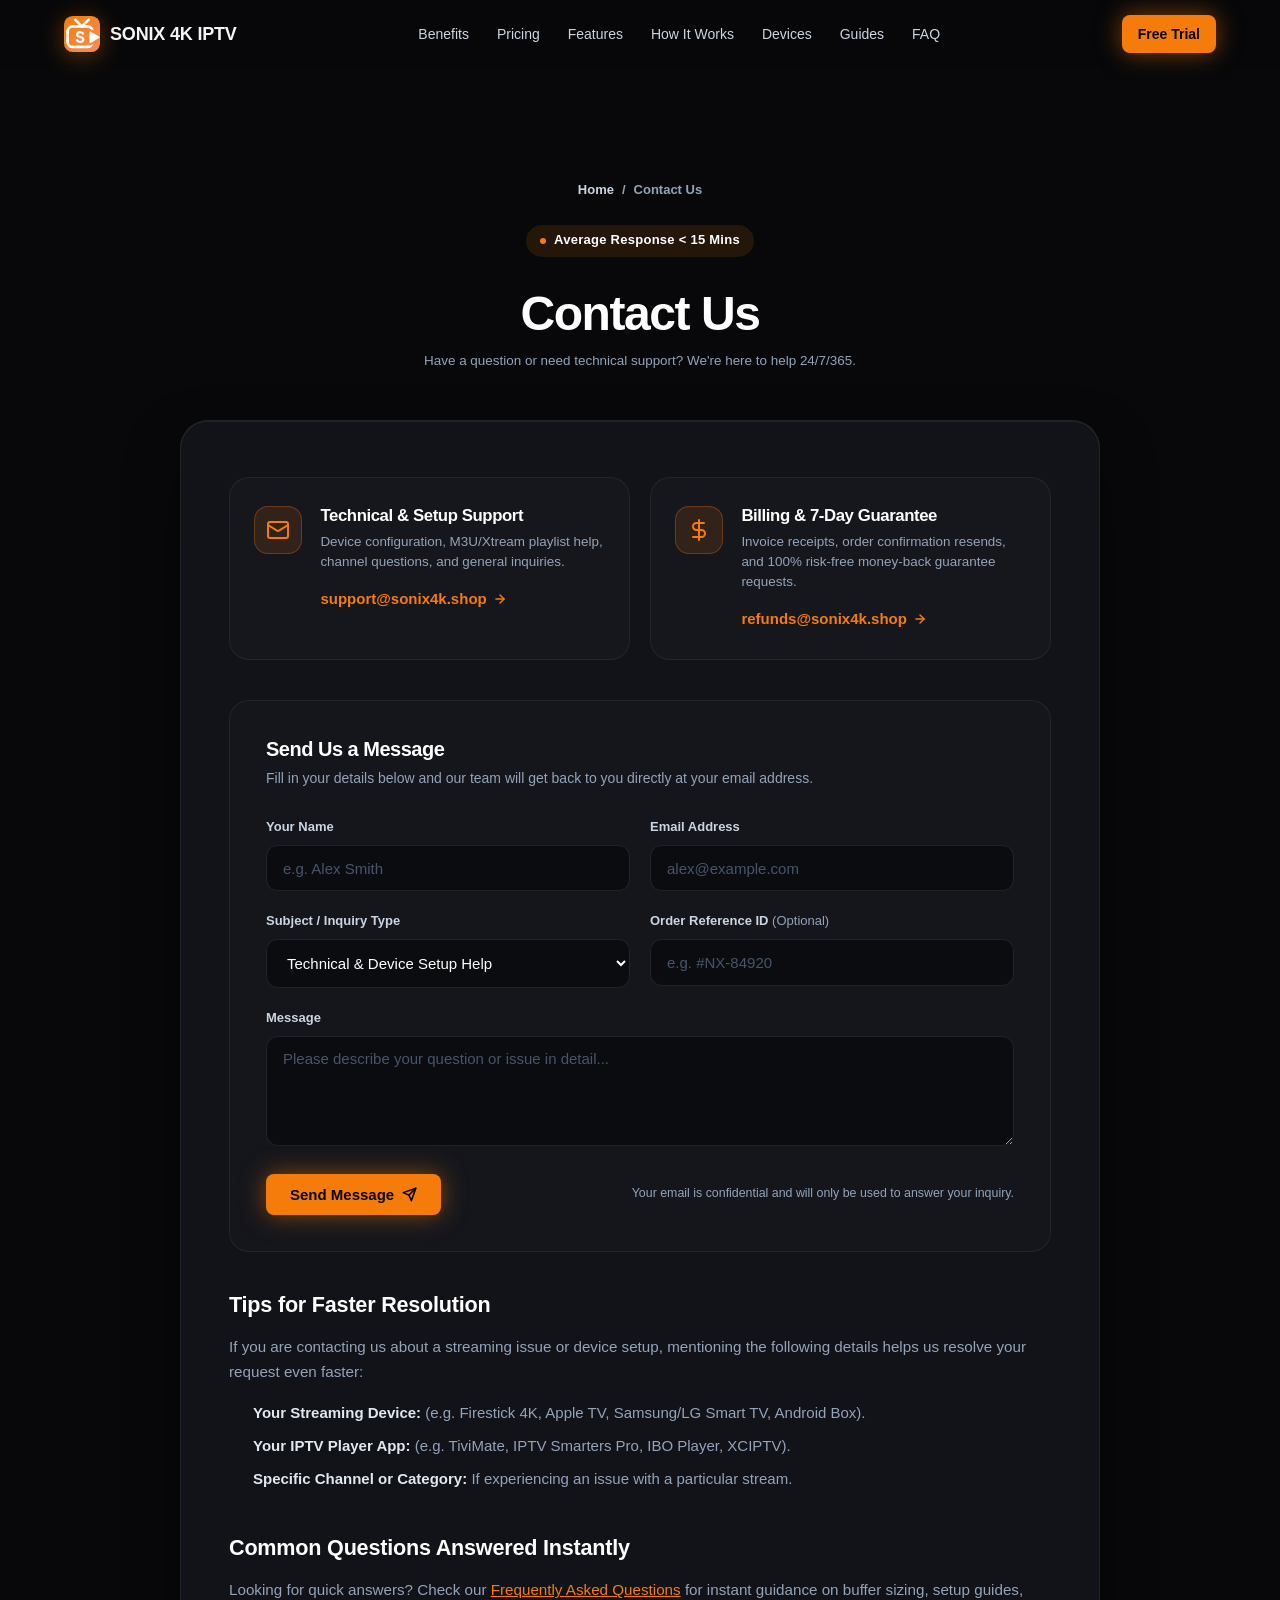
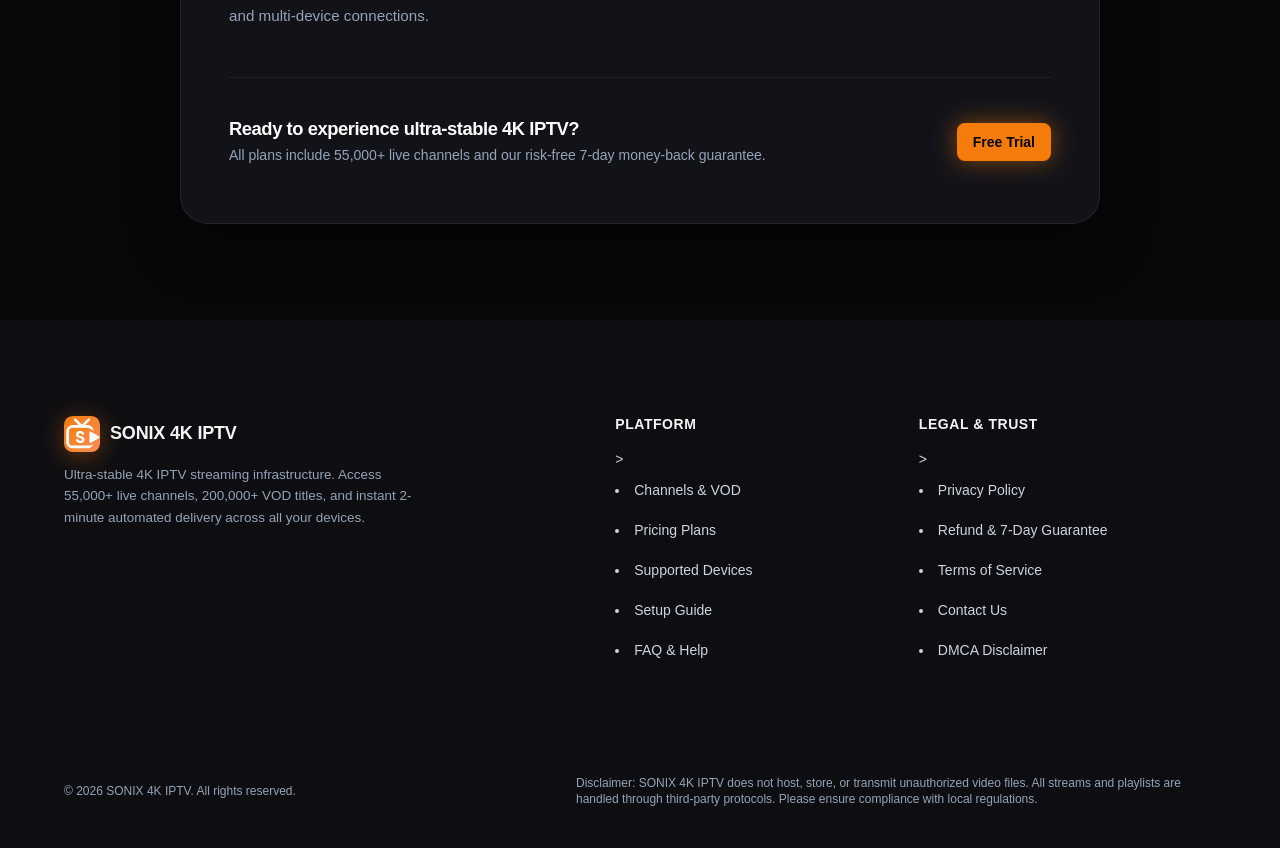
<file: contact.html>
<!DOCTYPE html>
<html lang="en" style="background-color:#08080a;color:#f4f4f6;">
<head>
  <meta charset="UTF-8">
  <meta name="viewport" content="width=device-width, initial-scale=1.0">
  
  <title>Contact Us | 24/7 Technical Support | SONIX 4K IPTV</title>
  <meta name="description" content="Get in touch with SONIX 4K IPTV support team for 2‑minute instant activation and playlist help.">
  <meta name="robots" content="index, follow">
  <link rel="canonical" href="https://sonix4k.shop/contact.html">
  <meta name="format-detection" content="telephone=no">
  <meta name="theme-color" content="#08080a">

  <!-- Pure SVG Dynamic Brand Favicon & App Icons (Google SEO Compliant) -->
  <link rel="icon" type="image/svg+xml" href="data:image/svg+xml;utf8,%3Csvg%20xmlns%3D%22http%3A%2F%2Fwww.w3.org%2F2000%2Fsvg%22%20viewBox%3D%220%200%20100%20100%22%20width%3D%22100%25%22%20height%3D%22100%25%22%3E%0A%20%20%3Cdefs%3E%0A%20%20%20%20%3ClinearGradient%20id%3D%22tvkixBrandGrad%22%20x1%3D%220%25%22%20y1%3D%220%25%22%20x2%3D%22100%25%22%20y2%3D%22100%25%22%3E%0A%20%20%20%20%20%20%3Cstop%20offset%3D%220%25%22%20stop-color%3D%22%23f57c0a%22%2F%3E%0A%20%20%20%20%20%20%3Cstop%20offset%3D%22100%25%22%20stop-color%3D%22%23f78d55%22%2F%3E%0A%20%20%20%20%3C%2FlinearGradient%3E%0A%20%20%20%20%3Cmask%20id%3D%22tvCutout_7qz9r8%22%3E%0A%20%20%20%20%20%20%3Crect%20width%3D%22100%22%20height%3D%22100%22%20fill%3D%22%23ffffff%22%2F%3E%0A%20%20%20%20%20%20%3Cpath%20d%3D%22M%2073.5%2046%20L%2096%2059%20L%2073.5%2072%20Z%22%20fill%3D%22%23000000%22%20stroke%3D%22%23000000%22%20stroke-width%3D%2218.5%22%20stroke-linejoin%3D%22round%22%20stroke-linecap%3D%22round%22%2F%3E%0A%20%20%20%20%3C%2Fmask%3E%0A%20%20%3C%2Fdefs%3E%0A%20%20%3Crect%20width%3D%22100%22%20height%3D%22100%22%20rx%3D%2224%22%20fill%3D%22url(%23tvkixBrandGrad)%22%2F%3E%0A%20%20%3Cpath%20d%3D%22M%2031%2010%20L%2049.5%2029%20L%2069%2010%22%20fill%3D%22none%22%20stroke%3D%22%23ffffff%22%20stroke-width%3D%227%22%20stroke-linecap%3D%22round%22%20stroke-linejoin%3D%22round%22%2F%3E%0A%20%20%3Crect%20x%3D%2210%22%20y%3D%2229%22%20width%3D%2269%22%20height%3D%2257%22%20rx%3D%2214%22%20fill%3D%22none%22%20stroke%3D%22%23ffffff%22%20stroke-width%3D%227.5%22%20stroke-linejoin%3D%22round%22%20stroke-linecap%3D%22round%22%20mask%3D%22url(%23tvCutout_7qz9r8)%22%2F%3E%0A%20%20%3Cpath%20d%3D%22M%2073.5%2046%20L%2096%2059%20L%2073.5%2072%20Z%22%20fill%3D%22%23ffffff%22%20stroke%3D%22%23ffffff%22%20stroke-width%3D%225.5%22%20stroke-linejoin%3D%22round%22%20stroke-linecap%3D%22round%22%2F%3E%0A%20%20%3Ctext%20x%3D%2244%22%20y%3D%2258%22%20font-family%3D%22-apple-system%2C%20BlinkMacSystemFont%2C%20'Plus%20Jakarta%20Sans'%2C%20'Arial%20Black'%2C%20'Montserrat'%2C%20sans-serif%22%20font-size%3D%2244%22%20font-weight%3D%22900%22%20fill%3D%22%23ffffff%22%20text-anchor%3D%22middle%22%20dominant-baseline%3D%22central%22%3ES%3C%2Ftext%3E%0A%3C%2Fsvg%3E">
  <link rel="alternate icon" type="image/svg+xml" href="/assets/favicon.svg">
  <link rel="apple-touch-icon" href="data:image/svg+xml;utf8,%3Csvg%20xmlns%3D%22http%3A%2F%2Fwww.w3.org%2F2000%2Fsvg%22%20viewBox%3D%220%200%20100%20100%22%20width%3D%22100%25%22%20height%3D%22100%25%22%3E%0A%20%20%3Cdefs%3E%0A%20%20%20%20%3ClinearGradient%20id%3D%22tvkixBrandGrad%22%20x1%3D%220%25%22%20y1%3D%220%25%22%20x2%3D%22100%25%22%20y2%3D%22100%25%22%3E%0A%20%20%20%20%20%20%3Cstop%20offset%3D%220%25%22%20stop-color%3D%22%23f57c0a%22%2F%3E%0A%20%20%20%20%20%20%3Cstop%20offset%3D%22100%25%22%20stop-color%3D%22%23f78d55%22%2F%3E%0A%20%20%20%20%3C%2FlinearGradient%3E%0A%20%20%20%20%3Cmask%20id%3D%22tvCutout_7qz9r8%22%3E%0A%20%20%20%20%20%20%3Crect%20width%3D%22100%22%20height%3D%22100%22%20fill%3D%22%23ffffff%22%2F%3E%0A%20%20%20%20%20%20%3Cpath%20d%3D%22M%2073.5%2046%20L%2096%2059%20L%2073.5%2072%20Z%22%20fill%3D%22%23000000%22%20stroke%3D%22%23000000%22%20stroke-width%3D%2218.5%22%20stroke-linejoin%3D%22round%22%20stroke-linecap%3D%22round%22%2F%3E%0A%20%20%20%20%3C%2Fmask%3E%0A%20%20%3C%2Fdefs%3E%0A%20%20%3Crect%20width%3D%22100%22%20height%3D%22100%22%20rx%3D%2224%22%20fill%3D%22url(%23tvkixBrandGrad)%22%2F%3E%0A%20%20%3Cpath%20d%3D%22M%2031%2010%20L%2049.5%2029%20L%2069%2010%22%20fill%3D%22none%22%20stroke%3D%22%23ffffff%22%20stroke-width%3D%227%22%20stroke-linecap%3D%22round%22%20stroke-linejoin%3D%22round%22%2F%3E%0A%20%20%3Crect%20x%3D%2210%22%20y%3D%2229%22%20width%3D%2269%22%20height%3D%2257%22%20rx%3D%2214%22%20fill%3D%22none%22%20stroke%3D%22%23ffffff%22%20stroke-width%3D%227.5%22%20stroke-linejoin%3D%22round%22%20stroke-linecap%3D%22round%22%20mask%3D%22url(%23tvCutout_7qz9r8)%22%2F%3E%0A%20%20%3Cpath%20d%3D%22M%2073.5%2046%20L%2096%2059%20L%2073.5%2072%20Z%22%20fill%3D%22%23ffffff%22%20stroke%3D%22%23ffffff%22%20stroke-width%3D%225.5%22%20stroke-linejoin%3D%22round%22%20stroke-linecap%3D%22round%22%2F%3E%0A%20%20%3Ctext%20x%3D%2244%22%20y%3D%2258%22%20font-family%3D%22-apple-system%2C%20BlinkMacSystemFont%2C%20'Plus%20Jakarta%20Sans'%2C%20'Arial%20Black'%2C%20'Montserrat'%2C%20sans-serif%22%20font-size%3D%2244%22%20font-weight%3D%22900%22%20fill%3D%22%23ffffff%22%20text-anchor%3D%22middle%22%20dominant-baseline%3D%22central%22%3ES%3C%2Ftext%3E%0A%3C%2Fsvg%3E">
  <link rel="manifest" href="site.webmanifest">

  <!-- Open Graph -->
  <meta property="og:type" content="website">
  <meta property="og:url" content="https://sonix4k.shop/contact.html">
  <meta property="og:title" content="Contact Us | 24/7 Technical Support | SONIX 4K IPTV">
  <meta property="og:description" content="Get in touch with SONIX 4K IPTV support team for 2‑minute instant activation and playlist help.">
  <meta property="og:site_name" content="SONIX 4K IPTV">
  <meta property="og:image" content="https://sonix4k.shop/assets/images/og-preview.jpg">
  <meta property="og:image:width" content="1200">
  <meta property="og:image:height" content="630">

  <!-- Twitter / X -->
  <meta name="twitter:card" content="summary_large_image">
  <meta name="twitter:title" content="Contact Us | 24/7 Technical Support | SONIX 4K IPTV">
  <meta name="twitter:description" content="Get in touch with SONIX 4K IPTV support team for 2‑minute instant activation and playlist help.">
  <meta name="twitter:image" content="https://sonix4k.shop/assets/images/og-preview.jpg">

  <!-- Self-Hosted Critical Variable Font loaded via style.min.css with font-display: swap -->

  <!-- Main Stylesheet -->
  <link rel="stylesheet" href="/css/style.min.css?v=22.0">

  <!-- Structured Data: ContactPage & Breadcrumbs -->
  <script type="application/ld+json">
  {
    "@context": "https://schema.org",
    "@type": "ContactPage",
    "name": "Contact Us | SONIX 4K IPTV",
    "url": "https://sonix4k.shop/contact.html",
    "description": "SONIX 4K IPTV customer care and 24/7 technical support desk.",
    "breadcrumb": {
      "@type": "BreadcrumbList",
      "itemListElement": [
        {
          "@type": "ListItem",
          "position": 1,
          "name": "Home",
          "item": "https://sonix4k.shop/"
        },
        {
          "@type": "ListItem",
          "position": 2,
          "name": "Contact Us",
          "item": "https://sonix4k.shop/contact.html"
        }
      ]
    },
    "mainEntity": {
      "@type": "Organization",
      "name": "SONIX 4K IPTV",
      "url": "https://sonix4k.shop/",
      "contactPoint": [
        {
          "@type": "ContactPoint",
          "contactType": "customer support",
          "email": "support@sonix4k.shop",
          "availableLanguage": ["English", "French", "Spanish", "German", "Arabic"],
          "hoursAvailable": "Mo-Su 00:00-24:00"
        },
        {
          "@type": "ContactPoint",
          "contactType": "billing support",
          "email": "refunds@sonix4k.shop",
          "hoursAvailable": "Mo-Su 00:00-24:00"
        }
      ]
    }
  }
  </script>
    <meta name="google-site-verification" content="xc-31fG65QyAQ2vSJiQfV2vExgyC66TX4p8R_Foc6XQ">

    <style id="site-dynamic-theme">
        
        :root {
            --accent: #f57c0a !important;
            --accent-hover: #f78d55 !important;
            --accent-text: #ffffff !important;
            --accent-light: rgba(245, 124, 10, 0.12) !important;
            --primary: #f57c0a !important;
            --primary-glow: rgba(245, 124, 10, 0.44) !important;
            --brand-r: 245;
            --brand-g: 124;
            --brand-b: 10;
            font-family: 'Inter', -apple-system, sans-serif !important;
        }
        /* Header & Logo Pure SVG Mark */
        .logo-icon {
            width: 36px !important;
            height: 36px !important;
            background: transparent !important;
            border: none !important;
            padding: 0 !important;
            display: inline-flex !important;
            align-items: center !important;
            justify-content: center !important;
            box-shadow: none !important;
            filter: drop-shadow(0 4px 12px rgba(245, 124, 10, 0.38)) !important;
            transition: transform 0.2s ease, filter 0.2s ease !important;
            flex-shrink: 0 !important;
        }
        .brand-logo:hover .logo-icon {
            transform: scale(1.06) !important;
            filter: drop-shadow(0 6px 18px rgba(245, 124, 10, 0.6)) !important;
        }
        .logo-icon svg {
            width: 100% !important;
            height: 100% !important;
            display: block !important;
        }
        .brand-accent, .accent-mark { color: #f57c0a !important; }

        /* Hero Headline & Title Bottom Accent */
        .title-bottom {
            color: #f57c0a !important;
            background: linear-gradient(135deg, rgb(250, 183, 120) 0%, #f57c0a 50%, #f78d55 100%) !important;
            -webkit-background-clip: text !important;
            -webkit-text-fill-color: transparent !important;
            background-clip: text !important;
            filter: drop-shadow(0 0 35px rgba(245, 124, 10, 0.55)) !important;
        }

        /* Light Rays Ambient Backdrop */
        .light-ray-left {
            background: linear-gradient(180deg, rgba(245, 124, 10, 0.45) 0%, rgba(245, 124, 10, 0.08) 60%, transparent 100%) !important;
        }
        .light-ray-right {
            background: linear-gradient(180deg, rgba(245, 124, 10, 0.4) 0%, rgba(245, 124, 10, 0.08) 60%, transparent 100%) !important;
        }
        .light-ray-center {
            background: radial-gradient(ellipse at top, rgba(245, 124, 10, 0.22) 0%, rgba(245, 124, 10, 0.05) 50%, transparent 80%) !important;
        }

        /* Hero Badge & Sparks */
        .badge-spark {
            color: #f57c0a !important;
            text-shadow: 0 0 10px rgba(245, 124, 10, 0.9), 0 0 20px rgba(245, 124, 10, 0.5) !important;
        }
        .hero-badge-pill {
            border: 1px solid rgba(245, 124, 10, 0.25) !important;
        }

        /* Buttons */
        .btn-pill-primary, .btn-pill-primary span, .btn-pill-primary:link, .btn-pill-primary:visited, .btn-primary { 
            background: #f57c0a !important; 
            color: #050507 !important; 
            font-weight: 800 !important; 
            box-shadow: 0 0 25px rgba(245, 124, 10, 0.5) !important; 
        }
        .btn-pill-primary:hover, .btn-primary:hover {
            background: #f78d55 !important;
            box-shadow: 0 0 35px rgba(245, 124, 10, 0.75) !important;
        }

        /* Metric Cards */
        .metric-dash { 
            background-color: #f57c0a !important; 
            box-shadow: 0 0 8px rgba(245, 124, 10, 0.7) !important; 
        }
        .metric-card:hover {
            border-color: rgba(245, 124, 10, 0.45) !important;
            box-shadow: 0 14px 40px rgba(0,0,0,0.55), 0 0 25px rgba(245, 124, 10, 0.2) !important;
        }
        .metric-icon-art {
            filter: drop-shadow(0 0 10px rgba(245, 124, 10, 0.35)) !important;
        }
        .metric-card:hover .metric-icon-art {
            filter: drop-shadow(0 0 16px rgba(245, 124, 10, 0.65)) !important;
        }
        .metric-icon-art line, .metric-icon-art rect, .metric-icon-art path {
            stroke: #f57c0a !important;
        }
        .metric-icon-art text {
            fill: #f57c0a !important;
        }

        /* Category Cards Hover */
        .category-card:hover {
            border-color: rgba(245, 124, 10, 0.5) !important;
            box-shadow: 0 12px 30px rgba(0,0,0,0.6), 0 0 20px rgba(245, 124, 10, 0.3) !important;
        }
        .category-card:hover .category-card-label {
            color: #f57c0a !important;
        }

        /* Benefits Section */
        .what-we-offer-section::before {
            background: radial-gradient(circle, rgba(245, 124, 10, 0.16) 0%, rgba(245, 124, 10, 0.03) 50%, transparent 70%) !important;
        }
        .benefit-card:hover {
            border-color: rgba(245, 124, 10, 0.4) !important;
            box-shadow: 0 16px 36px -10px rgba(0,0,0,0.6), 0 0 24px rgba(245, 124, 10, 0.18) !important;
        }
        .benefit-icon-wrapper, .benefit-icon-wrapper svg {
            color: #f57c0a !important;
        }
        .benefit-icon-glow {
            background: radial-gradient(circle, rgba(245, 124, 10, 0.55) 0%, rgba(245, 124, 10, 0.18) 50%, transparent 75%) !important;
        }

        /* Features Showcase */
        .feature-badge-tag {
            color: #f57c0a !important;
        }
        .feature-check-icon, .feature-check-icon svg {
            color: #f57c0a !important;
        }
        .feature-media-ambient {
            background: radial-gradient(circle, rgba(245, 124, 10, 0.22) 0%, rgba(245, 124, 10, 0.04) 60%, transparent 80%) !important;
        }
        .feature-mockup-img:hover {
            filter: drop-shadow(0 28px 42px rgba(0,0,0,0.8)) drop-shadow(0 0 25px rgba(245, 124, 10, 0.35)) !important;
        }

        /* Journey Banner */
        .journey-banner {
            background: linear-gradient(135deg, #f57c0a 0%, #f78d55 100%) !important;
            box-shadow: 0 15px 45px rgba(245, 124, 10, 0.3) !important;
        }
        .mockup-submit-btn, .mockup-download-btn {
            background: #f57c0a !important;
        }
        .mockup-play-center {
            border-color: #f57c0a !important;
            color: #f57c0a !important;
            background-color: rgba(245, 124, 10, 0.1) !important;
        }

        /* Pricing Plans */
        .price-plan-card.is-featured {
            border: 2px solid #f57c0a !important;
            box-shadow: 0 0 40px rgba(245, 124, 10, 0.22) !important;
        }
        .plan-badge-top {
            background: #f57c0a !important;
            color: #050507 !important;
            box-shadow: 0 4px 14px rgba(245, 124, 10, 0.4) !important;
        }
        .plan-card-subtitle.featured-subtitle, .plan-card-amount.featured-amount {
            color: #f57c0a !important;
        }
        .plan-savings-pill {
            background-color: rgba(245, 124, 10, 0.12) !important;
            border: 1px solid rgba(245, 124, 10, 0.3) !important;
            color: #f57c0a !important;
        }
        .plan-card-feature .check-icon {
            color: #f57c0a !important;
        }
        .plan-card-btn.solid-featured-btn {
            background: #f57c0a !important;
            border-color: #f57c0a !important;
            color: #050507 !important;
            box-shadow: 0 4px 18px rgba(245, 124, 10, 0.35) !important;
        }
        .trust-item svg {
            color: #f57c0a !important;
        }

        /* Devices Section */
        .device-card:hover {
            border-color: rgba(245, 124, 10, 0.45) !important;
            box-shadow: 0 16px 36px -10px rgba(0,0,0,0.65), 0 0 24px rgba(245, 124, 10, 0.18) !important;
        }
        .device-icon-wrapper, .device-icon-wrapper svg {
            color: #f57c0a !important;
            stroke: #f57c0a !important;
        }
        .device-icon-glow {
            background: radial-gradient(circle, rgba(245, 124, 10, 0.55) 0%, rgba(245, 124, 10, 0.18) 50%, transparent 75%) !important;
        }
        .device-card:hover .device-micro-tag {
            color: #f57c0a !important;
            background: rgba(245, 124, 10, 0.12) !important;
            border-color: rgba(245, 124, 10, 0.3) !important;
        }

        /* FAQ */
        .faq-item[open] {
            border-color: rgba(245, 124, 10, 0.35) !important;
        }
        .faq-item[open] .faq-chevron {
            color: #f57c0a !important;
        }
        .faq-answer a {
            color: #f57c0a !important;
        }

        /* Final CTA Banner */
        .cta-banner {
            border-top: 1px solid rgba(245, 124, 10, 0.55) !important;
        }
        .cta-banner::before {
            background: radial-gradient(circle, rgba(245, 124, 10, 0.26) 0%, rgba(245, 124, 10, 0.05) 50%, transparent 75%) !important;
        }
        .cta-pill-tag {
            color: #f57c0a !important;
            background: rgba(245, 124, 10, 0.1) !important;
            border: 1px solid rgba(245, 124, 10, 0.3) !important;
        }
        .cta-pill-tag .dot {
            background: #f57c0a !important;
            box-shadow: 0 0 8px #f57c0a !important;
        }
        .cta-main-btn {
            background: linear-gradient(135deg, #f57c0a 0%, #f78d55 100%) !important;
            color: #050507 !important;
            box-shadow: 0 12px 28px -4px rgba(245, 124, 10, 0.5), inset 0 1px 0 rgba(255,255,255,0.3) !important;
        }
        .cta-main-btn:hover {
            box-shadow: 0 18px 38px -4px rgba(245, 124, 10, 0.75) !important;
        }
        .cta-trust-badge svg {
            stroke: #f57c0a !important;
        }

        /* Footer & Subpages */
        .footer-link:hover { color: #f57c0a !important; }
        .policy-breadcrumbs a:hover { color: #f57c0a !important; }
        .policy-highlight {
            background: rgba(245, 124, 10, 0.08) !important;
            border: 1px solid rgba(245, 124, 10, 0.28) !important;
        }
        .policy-highlight h3 { color: #f57c0a !important; }
        .contact-channel-item:hover {
            border-color: rgba(245, 124, 10, 0.4) !important;
        }
        .contact-channel-icon {
            background: rgba(245, 124, 10, 0.12) !important;
            border: 1px solid rgba(245, 124, 10, 0.3) !important;
            color: #f57c0a !important;
        }
        .contact-channel-link, .contact-channel-link:hover { color: #f57c0a !important; }
        .form-input:focus, .form-select:focus, .form-textarea:focus {
            border-color: #f57c0a !important;
            box-shadow: 0 0 0 3px rgba(245, 124, 10, 0.2) !important;
        }
        :focus-visible {
            outline: 2px solid #f57c0a !important;
        }
        /* Custom theme for SONIX 4K IPTV */
    </style>
    
</head>
<body style="background-color:#08080a;">

  <!-- =========================================================================
       HEADER
       ========================================================================= -->
  <header class="site-header">
    <div class="container header-container">
      <a href="index.html" class="brand-logo" aria-label="SONIX 4K IPTV Homepage">
        <span class="logo-icon" aria-hidden="true"><svg xmlns="http://www.w3.org/2000/svg" viewBox="0 0 100 100" width="100%" height="100%">
  <defs>
    <linearGradient id="tvkixBrandGrad" x1="0%" y1="0%" x2="100%" y2="100%">
      <stop offset="0%" stop-color="#f57c0a"/>
      <stop offset="100%" stop-color="#f78d55"/>
    </linearGradient>
    <mask id="tvCutout_i8l1t2">
      <rect width="100" height="100" fill="#ffffff"/>
      <path d="M 73.5 46 L 96 59 L 73.5 72 Z" fill="#000000" stroke="#000000" stroke-width="18.5" stroke-linejoin="round" stroke-linecap="round"/>
    </mask>
  </defs>
  <rect width="100" height="100" rx="24" fill="url(#tvkixBrandGrad)"/>
  <path d="M 31 10 L 49.5 29 L 69 10" fill="none" stroke="#ffffff" stroke-width="7" stroke-linecap="round" stroke-linejoin="round"/>
  <rect x="10" y="29" width="69" height="57" rx="14" fill="none" stroke="#ffffff" stroke-width="7.5" stroke-linejoin="round" stroke-linecap="round" mask="url(#tvCutout_i8l1t2)"/>
  <path d="M 73.5 46 L 96 59 L 73.5 72 Z" fill="#ffffff" stroke="#ffffff" stroke-width="5.5" stroke-linejoin="round" stroke-linecap="round"/>
  <text x="44" y="58" font-family="-apple-system, BlinkMacSystemFont, 'Plus Jakarta Sans', 'Arial Black', 'Montserrat', sans-serif" font-size="44" font-weight="900" fill="#ffffff" text-anchor="middle" dominant-baseline="central">S</text>
</svg></span>
        <span>SONIX 4K IPTV</span>
      </a>

      <nav class="nav-menu" aria-label="Main Navigation">
        <a href="index.html#benefits" class="nav-link">Benefits</a>
        <a href="index.html#pricing" class="nav-link">Pricing</a>
        <a href="index.html#features" class="nav-link">Features</a>
        <a href="index.html#how-it-works" class="nav-link">How It Works</a>
        <a href="index.html#compatibility" class="nav-link">Devices</a>
        <a href="guides.html" class="nav-link">Guides</a>
        <a href="index.html#faq" class="nav-link">FAQ</a>
      </nav>

      <div class="header-actions">
        <a href="/trial" rel="nofollow noopener noreferrer" class="btn btn-primary btn-sm">Free Trial</a>
      </div>
    </div>
  </header>

  <!-- =========================================================================
       PAGE CONTENT
       ========================================================================= -->
  <main class="policy-page-wrapper">
    <div class="container">
      <div class="policy-header">
        <div class="policy-breadcrumbs">
          <a href="index.html">Home</a>
          <span>/</span>
          <span>Contact Us</span>
        </div>
        <div class="pill-badge">
          <span class="dot" aria-hidden="true"></span>
          <span>Average Response &lt; 15 Mins</span>
        </div>
        <h1>Contact Us</h1>
        <div class="policy-last-updated">Have a question or need technical support? We're here to help 24/7/365.</div>
      </div>

      <div class="policy-card">
        <!-- Direct Email Channels (Clean & Simple) -->
        <div class="contact-channels-simple">
          <!-- Support Desk -->
          <div class="contact-channel-item">
            <div class="contact-channel-icon" aria-hidden="true">
              <svg width="24" height="24" viewBox="0 0 24 24" fill="none" stroke="currentColor" stroke-width="2" stroke-linecap="round" stroke-linejoin="round"><rect width="20" height="16" x="2" y="4" rx="2"></rect><path d="m22 7-8.97 5.7a1.94 1.94 0 0 1-2.06 0L2 7"></path></svg>
            </div>
            <div class="contact-channel-info">
              <h4>Technical &amp; Setup Support</h4>
              <p>Device configuration, M3U/Xtream playlist help, channel questions, and general inquiries.</p>
              <a href="mailto:support@sonix4k.shop" class="contact-channel-link">
                support@sonix4k.shop
                <svg width="14" height="14" viewBox="0 0 24 24" fill="none" stroke="currentColor" stroke-width="2.5" stroke-linecap="round" stroke-linejoin="round"><path d="M5 12h14"></path><path d="m12 5 7 7-7 7"></path></svg>
              </a>
            </div>
          </div>

          <!-- Billing & Refunds -->
          <div class="contact-channel-item">
            <div class="contact-channel-icon" aria-hidden="true">
              <svg width="24" height="24" viewBox="0 0 24 24" fill="none" stroke="currentColor" stroke-width="2" stroke-linecap="round" stroke-linejoin="round"><path d="M12 2v20M17 5H9.5a3.5 3.5 0 0 0 0 7h5a3.5 3.5 0 0 1 0 7H6"></path></svg>
            </div>
            <div class="contact-channel-info">
              <h4>Billing &amp; 7-Day Guarantee</h4>
              <p>Invoice receipts, order confirmation resends, and 100% risk-free money-back guarantee requests.</p>
              <a href="mailto:refunds@sonix4k.shop" class="contact-channel-link">
                refunds@sonix4k.shop
                <svg width="14" height="14" viewBox="0 0 24 24" fill="none" stroke="currentColor" stroke-width="2.5" stroke-linecap="round" stroke-linejoin="round"><path d="M5 12h14"></path><path d="m12 5 7 7-7 7"></path></svg>
              </a>
            </div>
          </div>
        </div>

        <!-- Simple Contact Form -->
        <div class="contact-form-card">
          <div class="contact-form-header">
            <h3>Send Us a Message</h3>
            <p>Fill in your details below and our team will get back to you directly at your email address.</p>
          </div>

          <div id="contactFormSuccess" class="contact-form-success" role="status" aria-live="polite">
            <svg width="20" height="20" viewBox="0 0 24 24" fill="none" stroke="currentColor" stroke-width="2.5" stroke-linecap="round" stroke-linejoin="round"><path d="M22 11.08V12a10 10 0 1 1-5.93-9.14"></path><polyline points="22 4 12 14.01 9 11.01"></polyline></svg>
            <div>
              <strong>Message Sent Successfully!</strong>
              <div style="font-size: 0.8125rem; opacity: 0.9; margin-top: 0.15rem;">Thank you for reaching out. A support specialist will respond to your email within 15 minutes.</div>
            </div>
          </div>

          <form id="contactForm" class="contact-form" onsubmit="handleContactSubmit(event)">
            <div class="contact-form-row">
              <div class="form-group">
                <label for="contactName" class="form-label">Your Name</label>
                <input type="text" id="contactName" class="form-input" placeholder="e.g. Alex Smith" required>
              </div>
              <div class="form-group">
                <label for="contactEmail" class="form-label">Email Address</label>
                <input type="email" id="contactEmail" class="form-input" placeholder="alex@example.com" required>
              </div>
            </div>

            <div class="contact-form-row">
              <div class="form-group">
                <label for="contactTopic" class="form-label">Subject / Inquiry Type</label>
                <select id="contactTopic" class="form-select">
                  <option value="tech">Technical &amp; Device Setup Help</option>
                  <option value="playlist">Playlist (M3U / Xtream Codes) Inquiries</option>
                  <option value="pre-sale">Pre-Purchase &amp; Plan Questions</option>
                  <option value="billing">Billing &amp; 7-Day Guarantee Request</option>
                  <option value="other">Other General Inquiries</option>
                </select>
              </div>
              <div class="form-group">
                <label for="contactOrder" class="form-label">Order Reference ID <span style="color: var(--text-muted); font-weight: 400;">(Optional)</span></label>
                <input type="text" id="contactOrder" class="form-input" placeholder="e.g. #NX-84920">
              </div>
            </div>

            <div class="form-group">
              <label for="contactMessage" class="form-label">Message</label>
              <textarea id="contactMessage" class="form-textarea" placeholder="Please describe your question or issue in detail..." required></textarea>
            </div>

            <div class="contact-form-footer">
              <button type="submit" class="btn btn-primary" id="contactSubmitBtn">
                <span>Send Message</span>
                <svg width="15" height="15" viewBox="0 0 24 24" fill="none" stroke="currentColor" stroke-width="2.5" stroke-linecap="round" stroke-linejoin="round"><line x1="22" y1="2" x2="11" y2="13"></line><polygon points="22 2 15 22 11 13 2 9 22 2"></polygon></svg>
              </button>
              <p class="contact-privacy-note">Your email is confidential and will only be used to answer your inquiry.</p>
            </div>
          </form>
        </div>

        <!-- Helpful Checklist Section -->
        <section class="policy-section">
          <h2>Tips for Faster Resolution</h2>
          <p>If you are contacting us about a streaming issue or device setup, mentioning the following details helps us resolve your request even faster:</p>
          <ul>
            <li><strong>Your Streaming Device:</strong> (e.g. Firestick 4K, Apple TV, Samsung/LG Smart TV, Android Box).</li>
            <li><strong>Your IPTV Player App:</strong> (e.g. TiviMate, IPTV Smarters Pro, IBO Player, XCIPTV).</li>
            <li><strong>Specific Channel or Category:</strong> If experiencing an issue with a particular stream.</li>
          </ul>
        </section>

        <!-- Quick FAQ Link -->
        <section class="policy-section">
          <h2>Common Questions Answered Instantly</h2>
          <p>
            Looking for quick answers? Check our 
            <a href="index.html#faq" style="color: var(--accent); text-decoration: underline;">Frequently Asked Questions</a> 
            for instant guidance on buffer sizing, setup guides, and multi-device connections.
          </p>
        </section>

        <div class="policy-cta-box">
          <div>
            <h3>Ready to experience ultra-stable 4K IPTV?</h3>
            <p>All plans include 55,000+ live channels and our risk-free 7-day money-back guarantee.</p>
          </div>
          
        <a href="/trial" rel="nofollow noopener noreferrer" rel="nofollow noopener noreferrer" class="btn btn-primary btn-sm" style="color:#ffffff; font-weight:700;">Free Trial</a>
    
        </div>
      </div>
    </div>
  </main>

  <script>
    function handleContactSubmit(e) {
      e.preventDefault();
      var btn = document.getElementById('contactSubmitBtn');
      var successBox = document.getElementById('contactFormSuccess');
      var form = document.getElementById('contactForm');
      
      btn.disabled = true;
      btn.innerHTML = '<span>Sending...</span>';
      
      setTimeout(function() {
        successBox.classList.add('is-visible');
        form.reset();
        btn.disabled = false;
        btn.innerHTML = '<span>Send Message</span><svg width="15" height="15" viewBox="0 0 24 24" fill="none" stroke="currentColor" stroke-width="2.5" stroke-linecap="round" stroke-linejoin="round"><line x1="22" y1="2" x2="11" y2="13"></line><polygon points="22 2 15 22 11 13 2 9 22 2"></polygon></svg>';
        successBox.scrollIntoView({ behavior: 'smooth', block: 'nearest' });
      }, 500);
    }
  </script>

  <!-- =========================================================================
       FOOTER
       ========================================================================= -->
  <footer class="site-footer">
    <div class="container">
      <div class="footer-grid">
        <!-- Brand & Mission -->
        <div class="footer-brand">
          <a href="index.html" class="brand-logo" aria-label="SONIX 4K IPTV Homepage">
            <span class="logo-icon" aria-hidden="true"><svg xmlns="http://www.w3.org/2000/svg" viewBox="0 0 100 100" width="100%" height="100%">
  <defs>
    <linearGradient id="tvkixBrandGrad" x1="0%" y1="0%" x2="100%" y2="100%">
      <stop offset="0%" stop-color="#f57c0a"/>
      <stop offset="100%" stop-color="#f78d55"/>
    </linearGradient>
    <mask id="tvCutout_i8l1t2">
      <rect width="100" height="100" fill="#ffffff"/>
      <path d="M 73.5 46 L 96 59 L 73.5 72 Z" fill="#000000" stroke="#000000" stroke-width="18.5" stroke-linejoin="round" stroke-linecap="round"/>
    </mask>
  </defs>
  <rect width="100" height="100" rx="24" fill="url(#tvkixBrandGrad)"/>
  <path d="M 31 10 L 49.5 29 L 69 10" fill="none" stroke="#ffffff" stroke-width="7" stroke-linecap="round" stroke-linejoin="round"/>
  <rect x="10" y="29" width="69" height="57" rx="14" fill="none" stroke="#ffffff" stroke-width="7.5" stroke-linejoin="round" stroke-linecap="round" mask="url(#tvCutout_i8l1t2)"/>
  <path d="M 73.5 46 L 96 59 L 73.5 72 Z" fill="#ffffff" stroke="#ffffff" stroke-width="5.5" stroke-linejoin="round" stroke-linecap="round"/>
  <text x="44" y="58" font-family="-apple-system, BlinkMacSystemFont, 'Plus Jakarta Sans', 'Arial Black', 'Montserrat', sans-serif" font-size="44" font-weight="900" fill="#ffffff" text-anchor="middle" dominant-baseline="central">S</text>
</svg></span>
            <span>SONIX 4K IPTV</span>
          </a>
          <p>
            Ultra-stable 4K IPTV streaming infrastructure. Access 55,000+ live channels, 200,000+ VOD titles, and instant 2-minute automated delivery across all your devices.
          </p>
        </div>

        <!-- Platform Navigation -->
        <div>
          <h3 class="footer-col-title">Platform</h3>>
            <li><a href="index.html#features" class="footer-link">Channels &amp; VOD</a></li>
            <li><a href="index.html#pricing" class="footer-link">Pricing Plans</a></li>
            <li><a href="index.html#compatibility" class="footer-link">Supported Devices</a></li>
            <li><a href="index.html#how-it-works" class="footer-link">Setup Guide</a></li>
            <li><a href="index.html#faq" class="footer-link">FAQ &amp; Help</a></li>
          </ul>
        </div>

        <!-- Essential Legal & Support Pages (Google SEO) -->
        <div>
          <h3 class="footer-col-title">Legal &amp; Trust</h3>>
            <li><a href="privacy-policy.html" class="footer-link">Privacy Policy</a></li>
            <li><a href="refund-policy.html" class="footer-link">Refund &amp; 7-Day Guarantee</a></li>
            <li><a href="terms.html" class="footer-link">Terms of Service</a></li>
            <li><a href="contact.html" class="footer-link">Contact Us</a></li>
            <li><a href="dmca.html" class="footer-link">DMCA Disclaimer</a></li>
          </ul>
        </div>
      </div>

      <div class="footer-bottom">
        <div>&copy; 2026 SONIX 4K IPTV. All rights reserved.</div>
        <div class="footer-disclaimer">
          Disclaimer: SONIX 4K IPTV does not host, store, or transmit unauthorized video files. All streams and playlists are handled through third-party protocols. Please ensure compliance with local regulations.
        </div>
      </div>
    </div>
  </footer>


    <!-- SATELLITE ON-SITE MODAL POPUP SYSTEM (Trial & Pay) -->
    <div id="sat-modal-overlay" class="sat-modal-overlay" aria-hidden="true" role="dialog" aria-modal="true">
        <div class="sat-modal-backdrop" onclick="closeSiteModal()"></div>
        <div class="sat-modal-container" role="document">
            
            <!-- Modal Header -->
            <div class="sat-modal-header">
                <div class="sat-tab-switch">
                    <button type="button" class="sat-tab-btn active" id="sat-tab-trial" onclick="switchSiteModalTab('trial')">
                        <span class="sat-tab-dot"></span>
                        <span>Free Trial</span>
                    </button>
                    <button type="button" class="sat-tab-btn" id="sat-tab-order" onclick="switchSiteModalTab('order')">
                        <svg width="15" height="15" viewBox="0 0 24 24" fill="none" stroke="currentColor" stroke-width="2" stroke-linecap="round" stroke-linejoin="round" style="margin-right:6px;"><rect x="2" y="5" width="20" height="14" rx="2"/><line x1="2" y1="10" x2="22" y2="10"/></svg>
                        <span>Plans</span>
                    </button>
                </div>
                <button type="button" class="sat-modal-close" onclick="closeSiteModal()" aria-label="Close modal">
                    <svg width="14" height="14" viewBox="0 0 24 24" fill="none" stroke="currentColor" stroke-width="2.5" stroke-linecap="round" stroke-linejoin="round"><line x1="18" y1="6" x2="6" y2="18"></line><line x1="6" y1="6" x2="18" y2="18"></line></svg>
                </button>
            </div>

            <!-- VIEW 1: FREE TRIAL -->
            <div id="sat-view-trial" class="sat-modal-view active">
                <h2 class="sat-trial-intro">Get your free 24H trial</h2>

                <!-- WhatsApp One-Click Activation (Reference UI) -->
                <a href="https://api.whatsapp.com/send?phone=19145205753&text=Hi!%20I%20would%20like%20to%20activate%20a%2024H%20free%20trial%20for%20SONIX%204K%20IPTV"
                   target="_blank" rel="noopener noreferrer" class="sat-btn-wa-activate">
                    <span class="sat-wa-btn-left">
                        <span class="sat-wa-btn-circle">
                            <svg width="19" height="19" viewBox="0 0 24 24" fill="currentColor">
                                <path d="M17.472 14.382c-.297-.149-1.758-.867-2.03-.967-.273-.099-.471-.148-.67.15-.197.297-.767.966-.94 1.164-.173.199-.347.223-.644.075-.297-.15-1.255-.463-2.39-1.475-.883-.788-1.48-1.761-1.653-2.059-.173-.297-.018-.458.13-.606.134-.133.298-.347.446-.52.149-.174.198-.298.298-.497.099-.198.05-.371-.025-.52-.075-.149-.669-1.612-.916-2.207-.242-.579-.487-.5-.669-.51-.173-.008-.371-.01-.57-.01-.198 0-.52.074-.792.372-.272.297-1.04 1.016-1.04 2.479 0 1.462 1.065 2.875 1.213 3.074.149.198 2.096 3.2 5.077 4.487.709.306 1.262.489 1.694.625.712.227 1.36.195 1.871.118.571-.085 1.758-.719 2.006-1.413.248-.694.248-1.289.173-1.413-.074-.124-.272-.198-.57-.347m-5.421 7.403h-.004a9.87 9.87 0 01-5.031-1.378l-.361-.214-3.741.982.998-3.648-.235-.374a9.86 9.86 0 01-1.51-5.26c.001-5.45 4.436-9.884 9.888-9.884 2.64 0 5.122 1.03 6.988 2.898a9.825 9.825 0 012.893 6.994c-.003 5.45-4.437 9.884-9.885 9.884m8.413-18.297A11.815 11.815 0 0012.05 0C5.495 0 .16 5.335.157 11.892c0 2.096.547 4.142 1.588 5.945L.057 24l6.305-1.654a11.882 11.882 0 005.683 1.448h.005c6.554 0 11.89-5.335 11.893-11.893a11.821 11.821 0 00-3.48-8.413z"/>
                            </svg>
                        </span>
                        <span class="sat-wa-btn-text">Activate via WhatsApp</span>
                    </span>
                    <svg class="sat-wa-btn-arrow" width="18" height="18" viewBox="0 0 24 24" fill="none" stroke="currentColor" stroke-width="2.5" stroke-linecap="round" stroke-linejoin="round">
                        <line x1="5" y1="12" x2="19" y2="12"></line>
                        <polyline points="12 5 19 12 12 19"></polyline>
                    </svg>
                </a>

                <!-- Divider: or request your 24H trial -->
                <div class="sat-trial-divider">
                    <span>or request your 24H trial</span>
                </div>

                <form id="sat-trial-form" onsubmit="submitSiteTrial(event)">
                    <!-- Row: Full Name & Email Address -->
                    <div class="sat-input-row">
                        <div class="sat-field-box">
                            <svg class="sat-field-icon" viewBox="0 0 24 24" fill="none" stroke="currentColor" stroke-width="2" stroke-linecap="round" stroke-linejoin="round">
                                <path d="M20 21v-2a4 4 0 0 0-4-4H8a4 4 0 0 0-4 4v2"></path>
                                <circle cx="12" cy="7" r="4"></circle>
                            </svg>
                            <input type="text" id="sat-trial-name" class="sat-field-input" placeholder="Full Name" autocomplete="name">
                        </div>
                        <div class="sat-field-box">
                            <svg class="sat-field-icon" viewBox="0 0 24 24" fill="none" stroke="currentColor" stroke-width="2" stroke-linecap="round" stroke-linejoin="round">
                                <rect width="20" height="16" x="2" y="4" rx="2"></rect>
                                <path d="m22 7-8.97 5.7a1.94 1.94 0 0 1-2.06 0L2 7"></path>
                            </svg>
                            <input type="email" id="sat-trial-email" class="sat-field-input" placeholder="Email Address" required autocomplete="email">
                        </div>
                    </div>

                    <!-- Select Package -->
                    <div class="sat-package-section">
                        <div class="sat-package-label">
                            <svg viewBox="0 0 24 24" fill="none" stroke="#10b981" stroke-width="2" stroke-linecap="round" stroke-linejoin="round">
                                <circle cx="12" cy="12" r="10"></circle>
                                <line x1="2" y1="12" x2="22" y2="12"></line>
                                <path d="M12 2a15.3 15.3 0 0 1 4 10 15.3 15.3 0 0 1-4 10 15.3 15.3 0 0 1-4-10 15.3 15.3 0 0 1 4-10z"></path>
                            </svg>
                            <span>Select Package</span>
                        </div>
                        <div class="sat-package-grid">
                            <button type="button" class="sat-pkg-btn is-active" id="sat-pkg-worldwide" data-pkg="Worldwide" onclick="selectSitePackage('Worldwide')">Worldwide</button>
                            <button type="button" class="sat-pkg-btn" id="sat-pkg-english" data-pkg="English" onclick="selectSitePackage('English')">English</button>
                            <button type="button" class="sat-pkg-btn" id="sat-pkg-europe" data-pkg="Europe" onclick="selectSitePackage('Europe')">Europe</button>
                        </div>
                        <input type="hidden" id="sat-selected-pkg" value="Worldwide">
                    </div>

                    <!-- Preferred Device (Optional) -->
                    <div class="sat-form-group">
                        <label class="sat-label-sub" for="sat-trial-device">Preferred Device <span class="sat-opt">(Optional)</span></label>
                        <div class="sat-field-box sat-select-box">
                            <svg class="sat-field-icon" viewBox="0 0 24 24" fill="none" stroke="currentColor" stroke-width="2" stroke-linecap="round" stroke-linejoin="round">
                                <rect width="20" height="15" x="2" y="3" rx="2"></rect>
                                <polyline points="17 21 12 18 7 21"></polyline>
                            </svg>
                            <select id="sat-trial-device" class="sat-field-select">
                                <option value="Firestick / Fire TV">Firestick / Fire TV</option>
                                <option value="Android TV / Box / Google TV">Android TV / Google TV</option>
                                <option value="Smart TV (Samsung / LG)">Smart TV (Samsung / LG)</option>
                                <option value="Apple TV / iOS">Apple TV / iOS</option>
                                <option value="Windows PC / Mac">Windows PC / Mac</option>
                                <option value="MAG Box / Formuler">MAG Box / Formuler</option>
                                <option value="Other / General M3U">Other / General M3U</option>
                            </select>
                            <svg class="sat-select-chevron" viewBox="0 0 24 24" fill="none" stroke="currentColor" stroke-width="2.5" stroke-linecap="round" stroke-linejoin="round">
                                <polyline points="6 9 12 15 18 9"></polyline>
                            </svg>
                        </div>
                    </div>

                    <!-- Additional Information (Optional) -->
                    <div class="sat-form-group">
                        <label class="sat-label-sub" for="sat-trial-note">Additional Information <span class="sat-opt">(Optional)</span></label>
                        <div class="sat-field-box">
                            <svg class="sat-field-icon" viewBox="0 0 24 24" fill="none" stroke="currentColor" stroke-width="2" stroke-linecap="round" stroke-linejoin="round">
                                <path d="M14 2H6a2 2 0 0 0-2 2v16a2 2 0 0 0 2 2h12a2 2 0 0 0 2-2V8z"></path>
                                <polyline points="14 2 14 8 20 8"></polyline>
                                <line x1="16" y1="13" x2="8" y2="13"></line>
                                <line x1="16" y1="17" x2="8" y2="17"></line>
                            </svg>
                            <input type="text" id="sat-trial-note" class="sat-field-input" placeholder="No adult, specific country, device, or note...">
                        </div>
                    </div>

                    <div id="sat-trial-error" class="sat-alert-error" style="display:none;"></div>

                    <!-- Submit Button -->
                    <button type="submit" id="sat-trial-submit-btn" class="sat-btn-main">
                        <span class="sat-btn-text">Request 24H Trial &rarr;</span>
                        <span class="sat-spinner" style="display:none;"></span>
                    </button>
                </form>

                <!-- Minimalist Clean 3-Column Trust Grid (Trial) -->
                <div class="sat-trial-trust-grid">
                    <div class="sat-trial-trust-item">
                        <svg class="sat-trial-trust-icon" viewBox="0 0 24 24" fill="none" stroke="#10b981" stroke-width="2.2" stroke-linecap="round" stroke-linejoin="round">
                            <circle cx="12" cy="12" r="10"></circle>
                            <polyline points="12 6 12 12 16 14"></polyline>
                        </svg>
                        <div class="sat-trial-trust-text">
                            <span class="sat-trial-trust-title">24H Free Trial</span>
                            <span class="sat-trial-trust-desc">No credit card required</span>
                        </div>
                    </div>
                    <div class="sat-trial-trust-item">
                        <svg class="sat-trial-trust-icon" viewBox="0 0 24 24" fill="none" stroke="#10b981" stroke-width="2.2" stroke-linecap="round" stroke-linejoin="round">
                            <polygon points="12 2 15.09 8.26 22 9.27 17 14.14 18.18 21.02 12 17.77 5.82 21.02 7 14.14 2 9.27 8.91 8.26 12 2"></polygon>
                        </svg>
                        <div class="sat-trial-trust-text">
                            <span class="sat-trial-trust-title">Premium Streaming</span>
                            <span class="sat-trial-trust-desc">4K &amp; 8K quality</span>
                        </div>
                    </div>
                    <div class="sat-trial-trust-item">
                        <svg class="sat-trial-trust-icon" viewBox="0 0 24 24" fill="none" stroke="#10b981" stroke-width="2.2" stroke-linecap="round" stroke-linejoin="round">
                            <polyline points="20 6 9 17 4 12"></polyline>
                        </svg>
                        <div class="sat-trial-trust-text">
                            <span class="sat-trial-trust-title">Easy &amp; Flexible</span>
                            <span class="sat-trial-trust-desc">No hidden fees</span>
                        </div>
                    </div>
                </div>

                <!-- Trial Success State -->
                <div id="sat-trial-success" class="sat-success-view" style="display:none;">
                    <div class="sat-success-icon-wrap">
                        <svg width="36" height="36" viewBox="0 0 24 24" fill="none" stroke="#10b981" stroke-width="2.5" stroke-linecap="round" stroke-linejoin="round"><polyline points="20 6 9 17 4 12"/></svg>
                    </div>
                    <h4>Trial Request Received!</h4>
                    <p>Your free 24-hour IPTV access for <strong>SONIX 4K IPTV</strong> is being prepared. We have dispatched your playlist credentials and setup tutorial to:</p>
                    <div class="sat-confirmed-email" id="sat-confirmed-email"></div>

                    <div class="sat-notice-box">
                        <div class="sat-notice-title">Check Inbox &amp; Junk Folder</div>
                        <p>Please check both your primary inbox and junk/spam folder. If you do not receive the email within a few minutes, reach out to us on WhatsApp.</p>
                    </div>

                    <div class="sat-order-help-actions" style="margin-bottom:14px;">
                        <a href="mailto:sonix4kiptv@tvkix.com?subject=Free%20Trial%20Support%20-%20SONIX%204K%20IPTV"
                           class="sat-order-help-btn sat-btn-email" title="sonix4kiptv@tvkix.com">
                            <svg width="16" height="16" viewBox="0 0 24 24" fill="none" stroke="currentColor" stroke-width="2" stroke-linecap="round" stroke-linejoin="round">
                                <rect width="20" height="16" x="2" y="4" rx="2"></rect>
                                <path d="m22 7-8.97 5.7a1.94 1.94 0 0 1-2.06 0L2 7"></path>
                            </svg>
                            <span>Email Support</span>
                        </a>
                        <a href="https://api.whatsapp.com/send?phone=19145205753&text=Hi!%20I%20requested%20a%20free%20trial%20on%20SONIX%204K%20IPTV%20and%20haven't%20received%20the%20email%20yet."
                           target="_blank" rel="noopener noreferrer" class="sat-order-help-btn sat-btn-wa">
                            <svg width="16" height="16" viewBox="0 0 24 24" fill="currentColor">
                                <path d="M17.472 14.382c-.297-.149-1.758-.867-2.03-.967-.273-.099-.471-.148-.67.15-.197.297-.767.966-.94 1.164-.173.199-.347.223-.644.075-.297-.15-1.255-.463-2.39-1.475-.883-.788-1.48-1.761-1.653-2.059-.173-.297-.018-.458.13-.606.134-.133.298-.347.446-.52.149-.174.198-.298.298-.497.099-.198.05-.371-.025-.52-.075-.149-.669-1.612-.916-2.207-.242-.579-.487-.5-.669-.51-.173-.008-.371-.01-.57-.01-.198 0-.52.074-.792.372-.272.297-1.04 1.016-1.04 2.479 0 1.462 1.065 2.875 1.213 3.074.149.198 2.096 3.2 5.077 4.487.709.306 1.262.489 1.694.625.712.227 1.36.195 1.871.118.571-.085 1.758-.719 2.006-1.413.248-.694.248-1.289.173-1.413-.074-.124-.272-.198-.57-.347m-5.421 7.403h-.004a9.87 9.87 0 01-5.031-1.378l-.361-.214-3.741.982.998-3.648-.235-.374a9.86 9.86 0 01-1.51-5.26c.001-5.45 4.436-9.884 9.888-9.884 2.64 0 5.122 1.03 6.988 2.898a9.825 9.825 0 012.893 6.994c-.003 5.45-4.437 9.884-9.885 9.884m8.413-18.297A11.815 11.815 0 0012.05 0C5.495 0 .16 5.335.157 11.892c0 2.096.547 4.142 1.588 5.945L.057 24l6.305-1.654a11.882 11.882 0 005.683 1.448h.005c6.554 0 11.89-5.335 11.893-11.893a11.821 11.821 0 00-3.48-8.413z"/>
                            </svg>
                            <span>WhatsApp</span>
                        </a>
                    </div>

                    <button type="button" class="sat-btn-secondary" onclick="closeSiteModal()">Done &bull; Continue Browsing</button>
                </div>
            </div>

            <!-- VIEW 2: CHOOSE YOUR PLAN & CHECKOUT -->
            <div id="sat-view-order" class="sat-modal-view">
                <div id="sat-order-form-wrap">
                    <h2 class="sat-form-title">Almost there</h2>
                    <p class="sat-form-subtitle">Enter your details and we'll email your payment link.</p>

                    <form id="sat-order-form" onsubmit="submitSiteOrder(event)">
                    
                    <!-- Selected Plan Summary Card with Quick Switcher -->
                    <div class="sat-selected-summary">
                        <div class="sat-summary-main">
                            <div class="sat-summary-plan" id="sat-summary-plan-text">12 Months &bull; 1 Device</div>
                            <div class="sat-summary-right">
                                <span class="sat-summary-price" id="sat-summary-price-text">$66.99</span>
                                <button type="button" class="sat-change-plan-btn" id="sat-plan-toggle-btn" onclick="togglePlanDropdown()">
                                    <span>Change</span>
                                    <svg class="sat-change-arrow" width="11" height="11" viewBox="0 0 24 24" fill="none" stroke="currentColor" stroke-width="2.5"><polyline points="6 9 12 15 18 9"></polyline></svg>
                                </button>
                            </div>
                        </div>

                        <!-- Collapsible Quick Plan Switcher -->
                        <div id="sat-plan-dropdown" class="sat-plan-dropdown" style="display: none;">
                            <div class="sat-drop-group">
                                <div class="sat-drop-title">Duration</div>
                                <div class="sat-drop-pills">
                                    <button type="button" class="sat-drop-pill" id="sat-pill-1m" onclick="selectSitePlan('1m')">1 Mo</button>
                                    <button type="button" class="sat-drop-pill" id="sat-pill-3m" onclick="selectSitePlan('3m')">3 Mo</button>
                                    <button type="button" class="sat-drop-pill" id="sat-pill-6m" onclick="selectSitePlan('6m')">6 Mo</button>
                                    <button type="button" class="sat-drop-pill is-active" id="sat-pill-12m" onclick="selectSitePlan('12m')">12 Mo <span class="sat-pill-badge">Best</span></button>
                                </div>
                            </div>

                            <div class="sat-drop-group" style="margin-top: 10px;">
                                <div class="sat-drop-title">Devices</div>
                                <div class="sat-drop-pills sat-pills-5">
                                    <button type="button" class="sat-drop-pill is-active" id="sat-devpill-1" onclick="selectSiteDevice(1)">1 Device</button>
                                    <button type="button" class="sat-drop-pill" id="sat-devpill-2" onclick="selectSiteDevice(2)">2 Devices</button>
                                    <button type="button" class="sat-drop-pill" id="sat-devpill-3" onclick="selectSiteDevice(3)">3 Devices</button>
                                    <button type="button" class="sat-drop-pill" id="sat-devpill-4" onclick="selectSiteDevice(4)">4 Devices</button>
                                    <button type="button" class="sat-drop-pill" id="sat-devpill-5" onclick="selectSiteDevice(5)">5 Devices</button>
                                </div>
                            </div>
                        </div>
                    </div>

                    <!-- Payment Method (Credit Card / Apple Pay / Crypto) -->
                    <div class="sat-method-section">
                        <label class="sat-label-sub">Payment Method</label>
                        <div class="sat-method-grid">
                            <button type="button" class="sat-method-btn is-active" id="sat-method-card" onclick="selectSitePaymentMethod('card')">
                                <svg width="15" height="15" viewBox="0 0 24 24" fill="none" stroke="currentColor" stroke-width="2" stroke-linecap="round" stroke-linejoin="round">
                                    <rect x="2" y="5" width="20" height="14" rx="2"></rect>
                                    <line x1="2" y1="10" x2="22" y2="10"></line>
                                </svg>
                                <span>Credit Card</span>
                            </button>
                            <button type="button" class="sat-method-btn" id="sat-method-apple" onclick="selectSitePaymentMethod('applepay')">
                                <svg width="14" height="16" viewBox="0 0 170 170" fill="currentColor">
                                    <path d="M150.37 130.25c-2.45 5.66-5.35 10.87-8.71 15.66-4.58 6.53-8.33 11.05-11.22 13.56-4.48 4.12-9.28 6.23-14.42 6.35-3.69 0-8.14-1.05-13.32-3.18-5.19-2.12-9.97-3.17-14.34-3.17-4.58 0-9.49 1.05-14.75 3.17-5.26 2.13-9.5 3.24-12.74 3.35-4.35.13-9.16-1.9-14.42-6.08-3.7-3.04-7.58-7.7-11.64-13.98-5.87-9.03-10.42-19.18-13.65-30.47-3.23-11.28-4.85-21.73-4.85-31.35 0-14.8 3.73-26.68 11.19-35.63 7.45-8.94 16.7-13.48 27.75-13.61 5.99 0 12.06 1.45 18.21 4.36 6.16 2.91 10.15 4.41 11.97 4.5 2.12-.22 6.47-1.78 13.06-4.68 6.58-2.9 12.63-4.22 18.14-3.96 11.39.65 20.67 4.77 27.84 12.35-9.92 6.01-14.77 14.38-14.56 25.1.22 8.37 3.51 15.34 9.87 20.91 6.36 5.57 13.79 8.78 22.3 9.63-1.85 5.66-4.03 11.43-6.54 17.31zM119.22 31.9c0-7.29 2.68-14.13 8.04-20.52 5.36-6.39 11.97-10.35 19.83-11.88.33 1.41.49 2.72.49 3.92 0 7.29-2.73 14.07-8.19 20.35-5.46 6.27-12.21 10.17-20.26 11.7-.1-.98-.15-2.18-.15-3.57z"/>
                                </svg>
                                <span>Apple Pay</span>
                            </button>
                            <button type="button" class="sat-method-btn" id="sat-method-crypto" onclick="selectSitePaymentMethod('crypto')">
                                <svg width="15" height="15" viewBox="0 0 24 24" fill="none" stroke="currentColor" stroke-width="2" stroke-linecap="round" stroke-linejoin="round">
                                    <circle cx="12" cy="12" r="10"></circle>
                                    <path d="M9 8h4.5a2 2 0 0 1 0 4H9m0 0h5a2 2 0 0 1 0 4H9m3-8V6m0 12v-2"></path>
                                </svg>
                                <span>Crypto</span>
                                <span class="sat-crypto-badge">5% OFF</span>
                            </button>
                        </div>

                        <!-- Crypto Info Box (shown only when Crypto is active) -->
                        <div id="sat-crypto-box" class="sat-crypto-box" style="display: none;">
                            <div class="sat-crypto-coins">
                                <span class="sat-coin-tag sat-coin-btc">Bitcoin</span>
                                <span class="sat-coin-tag sat-coin-usdt">USDT</span>
                                <span class="sat-coin-tag sat-coin-eth">Ethereum</span>
                                <span class="sat-coin-tag sat-coin-sol">Solana</span>
                                <span class="sat-coin-tag sat-coin-more">+50 Coins</span>
                            </div>
                            <div class="sat-crypto-note">
                                <svg width="14" height="14" viewBox="0 0 24 24" fill="none" stroke="#10b981" stroke-width="2.5"><polyline points="20 6 9 17 4 12"></polyline></svg>
                                <span>5% discount applied automatically &bull; Instant activation</span>
                            </div>
                        </div>
                    </div>

                    <!-- User Info: Full Name & Email -->
                    <div class="sat-form-group" style="margin-top: 14px;">
                        <label class="sat-label-sub" for="sat-order-name">Your Name <span style="color:#64748b; font-weight:normal;">(Optional)</span></label>
                        <div class="sat-field-box">
                            <svg class="sat-field-icon" viewBox="0 0 24 24" fill="none" stroke="currentColor" stroke-width="2" stroke-linecap="round" stroke-linejoin="round">
                                <path d="M20 21v-2a4 4 0 0 0-4-4H8a4 4 0 0 0-4 4v2"></path>
                                <circle cx="12" cy="7" r="4"></circle>
                            </svg>
                            <input type="text" id="sat-order-name" class="sat-field-input" placeholder="Your Name" autocomplete="name">
                        </div>
                    </div>

                    <div class="sat-form-group">
                        <label class="sat-label-sub" for="sat-order-email">Email Address <span style="color:#ef4444;">*</span></label>
                        <div class="sat-field-box">
                            <svg class="sat-field-icon" viewBox="0 0 24 24" fill="none" stroke="currentColor" stroke-width="2" stroke-linecap="round" stroke-linejoin="round">
                                <rect width="20" height="16" x="2" y="4" rx="2"></rect>
                                <path d="m22 7-8.97 5.7a1.94 1.94 0 0 1-2.06 0L2 7"></path>
                            </svg>
                            <input type="email" id="sat-order-email" class="sat-field-input" placeholder="your@email.com" required autocomplete="email">
                        </div>
                    </div>

                    <div id="sat-order-error" class="sat-alert-error" style="display:none;"></div>

                    <!-- Submit Button -->
                    <button type="submit" id="sat-order-submit-btn" class="sat-btn-main" style="margin-top: 18px;">
                        <span class="sat-btn-text">Send Payment Link &rarr;</span>
                        <span class="sat-spinner" style="display:none;"></span>
                    </button>

                    <!-- Minimalist Clean Trust Row (No desc, small) -->
                    <div class="sat-trust-row">
                        <div class="sat-trust-pill">
                            <svg class="sat-trust-pill-icon" viewBox="0 0 24 24" fill="none" stroke="#10b981" stroke-width="2" stroke-linecap="round" stroke-linejoin="round">
                                <rect width="20" height="16" x="2" y="4" rx="2"></rect>
                                <path d="m22 7-8.97 5.7a1.94 1.94 0 0 1-2.06 0L2 7"></path>
                            </svg>
                            <span>Payment link by email</span>
                        </div>
                        <span class="sat-trust-dot">&bull;</span>
                        <div class="sat-trust-pill">
                            <svg class="sat-trust-pill-icon" viewBox="0 0 24 24" fill="none" stroke="#10b981" stroke-width="2" stroke-linecap="round" stroke-linejoin="round">
                                <rect x="3" y="11" width="18" height="11" rx="2" ry="2"></rect>
                                <path d="M7 11V7a5 5 0 0 1 10 0v4"></path>
                            </svg>
                            <span>Secure payment</span>
                        </div>
                        <span class="sat-trust-dot">&bull;</span>
                        <div class="sat-trust-pill">
                            <svg class="sat-trust-pill-icon" viewBox="0 0 24 24" fill="none" stroke="#10b981" stroke-width="2.2" stroke-linecap="round" stroke-linejoin="round">
                                <polyline points="20 6 9 17 4 12"></polyline>
                            </svg>
                            <span>Easy &amp; secure</span>
                        </div>
                    </div>
                </form>
                </div>

                <!-- Order Success State (Ultra-Minimalist) -->
                <div id="sat-order-success" class="sat-order-success-view" style="display:none;">
                    <div class="sat-success-icon-wrap">
                        <svg width="28" height="28" viewBox="0 0 24 24" fill="none" stroke="#10b981" stroke-width="2.6" stroke-linecap="round" stroke-linejoin="round">
                            <polyline points="20 6 9 17 4 12"></polyline>
                        </svg>
                    </div>

                    <h3 class="sat-order-success-title">Payment link sent</h3>
                    <p class="sat-order-success-intro">We've sent your payment link to:</p>
                    <div class="sat-order-email-pill" id="sat-order-confirmed-email"></div>
                    <p class="sat-order-success-sub">Check your inbox to complete your order.</p>

                    <!-- Small Help Section -->
                    <div class="sat-order-help-card">
                        <div class="sat-order-help-q">Didn't receive the email?</div>
                        <div class="sat-order-help-text">Check your spam/junk folder or contact us:</div>

                        <div class="sat-order-help-actions">
                            <a href="mailto:sonix4kiptv@tvkix.com?subject=Payment%20Link%20Support%20-%20SONIX%204K%20IPTV"
                               class="sat-order-help-btn sat-btn-email" title="sonix4kiptv@tvkix.com">
                                <svg width="16" height="16" viewBox="0 0 24 24" fill="none" stroke="currentColor" stroke-width="2" stroke-linecap="round" stroke-linejoin="round">
                                    <rect width="20" height="16" x="2" y="4" rx="2"></rect>
                                    <path d="m22 7-8.97 5.7a1.94 1.94 0 0 1-2.06 0L2 7"></path>
                                </svg>
                                <span>Email Support</span>
                            </a>
                            <a href="https://api.whatsapp.com/send?phone=19145205753&text=Hi!%20I%20requested%20a%20payment%20link%20on%20SONIX%204K%20IPTV%20and%20haven't%20received%20the%20email%20yet."
                               target="_blank" rel="noopener noreferrer" class="sat-order-help-btn sat-btn-wa">
                                <svg width="16" height="16" viewBox="0 0 24 24" fill="currentColor">
                                    <path d="M17.472 14.382c-.297-.149-1.758-.867-2.03-.967-.273-.099-.471-.148-.67.15-.197.297-.767.966-.94 1.164-.173.199-.347.223-.644.075-.297-.15-1.255-.463-2.39-1.475-.883-.788-1.48-1.761-1.653-2.059-.173-.297-.018-.458.13-.606.134-.133.298-.347.446-.52.149-.174.198-.298.298-.497.099-.198.05-.371-.025-.52-.075-.149-.669-1.612-.916-2.207-.242-.579-.487-.5-.669-.51-.173-.008-.371-.01-.57-.01-.198 0-.52.074-.792.372-.272.297-1.04 1.016-1.04 2.479 0 1.462 1.065 2.875 1.213 3.074.149.198 2.096 3.2 5.077 4.487.709.306 1.262.489 1.694.625.712.227 1.36.195 1.871.118.571-.085 1.758-.719 2.006-1.413.248-.694.248-1.289.173-1.413-.074-.124-.272-.198-.57-.347m-5.421 7.403h-.004a9.87 9.87 0 01-5.031-1.378l-.361-.214-3.741.982.998-3.648-.235-.374a9.86 9.86 0 01-1.51-5.26c.001-5.45 4.436-9.884 9.888-9.884 2.64 0 5.122 1.03 6.988 2.898a9.825 9.825 0 012.893 6.994c-.003 5.45-4.437 9.884-9.885 9.884m8.413-18.297A11.815 11.815 0 0012.05 0C5.495 0 .16 5.335.157 11.892c0 2.096.547 4.142 1.588 5.945L.057 24l6.305-1.654a11.882 11.882 0 005.683 1.448h.005c6.554 0 11.89-5.335 11.893-11.893a11.821 11.821 0 00-3.48-8.413z"/>
                                </svg>
                                <span>WhatsApp</span>
                            </a>
                        </div>
                    </div>
                </div>
            </div>
        </div>
    </div>

    <!-- SATELLITE MODAL STYLES -->
    <style id="sat-modal-styles">
        .sat-modal-overlay {
            position: fixed;
            top: 0;
            left: 0;
            width: 100vw;
            height: 100vh;
            z-index: 999999;
            display: none;
            align-items: center;
            justify-content: center;
            padding: 16px;
            box-sizing: border-box;
            font-family: -apple-system, BlinkMacSystemFont, "Segoe UI", Roboto, Inter, sans-serif;
        }
        .sat-modal-overlay.is-open {
            display: flex !important;
            visibility: visible !important;
            opacity: 1 !important;
            pointer-events: auto !important;
            animation: satFadeIn 0.22s ease-out forwards;
        }
        .sat-modal-backdrop {
            position: absolute;
            top: 0;
            left: 0;
            width: 100%;
            height: 100%;
            background: rgba(4, 6, 12, 0.86);
            backdrop-filter: blur(14px);
            -webkit-backdrop-filter: blur(14px);
        }
        .sat-modal-container {
            position: relative;
            z-index: 2;
            width: 100%;
            max-width: 515px;
            max-height: 94vh;
            overflow-y: auto;
            background: #0d111a;
            border: 1px solid rgba(255, 255, 255, 0.08);
            border-radius: 20px;
            box-shadow: 0 25px 70px -10px rgba(0, 0, 0, 0.85);
            color: #ffffff;
            padding: 26px 28px 24px 28px;
            box-sizing: border-box;
            animation: satScaleUp 0.26s cubic-bezier(0.16, 1, 0.3, 1) forwards;
        }
        @media (max-width: 560px) {
            .sat-modal-container {
                padding: 20px 16px 20px 16px;
                border-radius: 18px;
            }
        }
        .sat-modal-container::-webkit-scrollbar {
            width: 6px;
        }
        .sat-modal-container::-webkit-scrollbar-thumb {
            background: rgba(255, 255, 255, 0.15);
            border-radius: 4px;
        }
        .sat-modal-header {
            display: flex;
            align-items: center;
            justify-content: space-between;
            margin-bottom: 22px;
        }
        .sat-tab-switch {
            display: inline-flex;
            background: #06090e;
            border: 1px solid rgba(255, 255, 255, 0.08);
            border-radius: 100px;
            padding: 4px;
            gap: 4px;
        }
        .sat-tab-btn {
            background: transparent;
            border: 1px solid transparent;
            color: #8e9bb0;
            font-size: 0.86rem;
            font-weight: 500;
            padding: 6px 15px;
            border-radius: 100px;
            cursor: pointer;
            transition: all 0.2s ease;
            display: inline-flex;
            align-items: center;
            line-height: 1.2;
        }
        .sat-tab-btn:hover {
            color: #ffffff;
        }
        .sat-tab-btn.active {
            background: rgba(16, 185, 129, 0.12);
            border-color: rgba(16, 185, 129, 0.35);
            color: #ffffff;
            font-weight: 600;
        }
        .sat-tab-dot {
            width: 7px;
            height: 7px;
            border-radius: 50%;
            background: #475569;
            margin-right: 8px;
            display: inline-block;
            transition: all 0.2s ease;
        }
        .sat-tab-btn.active .sat-tab-dot {
            background: #10b981;
            box-shadow: 0 0 8px rgba(16, 185, 129, 0.6);
        }
        .sat-tab-card-icon {
            margin-right: 6px;
            transition: stroke 0.2s ease;
        }
        .sat-tab-btn.active .sat-tab-card-icon {
            stroke: #10b981;
        }
        .sat-modal-close {
            background: rgba(255, 255, 255, 0.05);
            border: 1px solid rgba(255, 255, 255, 0.1);
            color: #cbd5e1;
            width: 36px;
            height: 36px;
            border-radius: 50%;
            display: flex;
            align-items: center;
            justify-content: center;
            cursor: pointer;
            transition: all 0.2s ease;
        }
        .sat-modal-close:hover {
            background: rgba(255, 255, 255, 0.12);
            color: #ffffff;
            transform: scale(1.05);
        }
        .sat-modal-view {
            display: none;
        }
        .sat-modal-view.active {
            display: block;
            animation: satFadeIn 0.2s ease;
        }
        .sat-form-title {
            font-size: 1.65rem;
            font-weight: 800;
            letter-spacing: -0.025em;
            color: #ffffff;
            margin: 0 0 4px 0;
            line-height: 1.2;
        }
        .sat-form-subtitle {
            font-size: 0.92rem;
            color: #8e9bb0;
            margin: 0 0 20px 0;
            line-height: 1.4;
        }
        .sat-input-row {
            display: grid;
            grid-template-columns: 1fr 1fr;
            gap: 12px;
            margin-bottom: 16px;
        }
        @media (max-width: 520px) {
            .sat-input-row {
                grid-template-columns: 1fr;
                gap: 10px;
            }
        }
        .sat-field-box {
            position: relative;
            background: #06090f;
            border: 1px solid rgba(255, 255, 255, 0.09);
            border-radius: 12px;
            height: 48px;
            display: flex;
            align-items: center;
            padding: 0 14px;
            box-sizing: border-box;
            transition: border-color 0.2s, box-shadow 0.2s, background 0.2s;
        }
        .sat-field-box:focus-within {
            border-color: #10b981;
            background: #080c14;
            box-shadow: 0 0 0 3px rgba(16, 185, 129, 0.15);
        }
        .sat-field-icon {
            width: 18px;
            height: 18px;
            color: #64748b;
            margin-right: 11px;
            flex-shrink: 0;
        }
        .sat-field-input {
            width: 100%;
            background: transparent;
            border: none;
            outline: none !important;
            box-shadow: none !important;
            -webkit-tap-highlight-color: transparent;
            color: #ffffff;
            font-size: 0.94rem;
            font-family: inherit;
        }
        .sat-field-input:focus {
            outline: none !important;
            box-shadow: none !important;
        }
        .sat-field-input::placeholder {
            color: #64748b;
        }
        .sat-package-section {
            margin-bottom: 16px;
        }
        .sat-package-label {
            display: flex;
            align-items: center;
            gap: 7px;
            font-size: 0.84rem;
            font-weight: 500;
            color: #cbd5e1;
            margin-bottom: 9px;
        }
        .sat-package-label svg {
            width: 16px;
            height: 16px;
            color: #10b981;
            flex-shrink: 0;
        }
        .sat-package-grid {
            display: grid;
            grid-template-columns: repeat(3, 1fr);
            gap: 10px;
        }
        .sat-pkg-btn {
            background: #06090f;
            border: 1px solid rgba(255, 255, 255, 0.08);
            color: #8e9bb0;
            border-radius: 12px;
            padding: 12px 6px;
            font-size: 0.92rem;
            font-weight: 600;
            cursor: pointer;
            text-align: center;
            transition: all 0.2s ease;
            user-select: none;
        }
        .sat-pkg-btn:hover {
            border-color: rgba(255, 255, 255, 0.2);
            color: #ffffff;
            background: #090e18;
        }
        .sat-pkg-btn.is-active {
            background: rgba(16, 185, 129, 0.08);
            border: 1.5px solid #10b981;
            color: #ffffff;
            font-weight: 700;
            box-shadow: 0 0 0 1px rgba(16, 185, 129, 0.25);
        }
        .sat-form-group {
            margin-bottom: 16px;
        }
        .sat-label-sub {
            display: block;
            font-size: 0.82rem;
            font-weight: 500;
            color: #8e9bb0;
            margin-bottom: 6px;
        }
        .sat-opt {
            color: #64748b;
            font-weight: 400;
        }
        .sat-select-box {
            cursor: pointer;
        }
        .sat-field-select {
            width: 100%;
            background: transparent;
            border: none;
            outline: none !important;
            box-shadow: none !important;
            -webkit-tap-highlight-color: transparent;
            color: #ffffff;
            font-size: 0.94rem;
            font-family: inherit;
            cursor: pointer;
            appearance: none;
            -webkit-appearance: none;
            padding-right: 24px;
        }
        .sat-field-select option {
            background: #0d111a;
            color: #ffffff;
        }
        .sat-select-chevron {
            position: absolute;
            right: 14px;
            width: 16px;
            height: 16px;
            color: #64748b;
            pointer-events: none;
        }
        .sat-btn-main {
            width: 100%;
            height: 50px;
            background: #00d084;
            background: linear-gradient(135deg, #00d084 0%, #059669 100%);
            color: #ffffff;
            border: none;
            border-radius: 12px;
            font-weight: 700;
            font-size: 1.02rem;
            cursor: pointer;
            display: flex;
            align-items: center;
            justify-content: center;
            gap: 8px;
            box-shadow: 0 4px 20px rgba(0, 208, 132, 0.32);
            transition: transform 0.2s cubic-bezier(0.16, 1, 0.3, 1), box-shadow 0.2s, filter 0.2s;
            margin-top: 4px;
        }
        .sat-btn-main:hover {
            transform: translateY(-1px);
            box-shadow: 0 6px 26px rgba(0, 208, 132, 0.42);
            filter: brightness(1.05);
        }
        .sat-btn-main:active {
            transform: translateY(0);
        }
        .sat-btn-main:disabled {
            opacity: 0.5;
            cursor: not-allowed;
            transform: none;
        }
        /* WhatsApp Activate Button & Divider (Trial View) */
        .sat-trial-intro {
            font-size: 1.5rem;
            font-weight: 800;
            color: #ffffff;
            text-align: center;
            margin: 0 0 16px 0;
            line-height: 1.25;
            letter-spacing: -0.02em;
        }
        @media (max-width: 520px) {
            .sat-trial-intro {
                font-size: 1.3rem;
                margin-bottom: 14px;
            }
        }
        .sat-btn-wa-activate {
            background: #0fa968;
            border-radius: 14px;
            padding: 12px 18px;
            display: flex;
            align-items: center;
            justify-content: space-between;
            color: #ffffff;
            text-decoration: none;
            box-shadow: 0 4px 18px rgba(16, 185, 129, 0.28);
            transition: all 0.2s cubic-bezier(0.16, 1, 0.3, 1);
            width: 100%;
            box-sizing: border-box;
            user-select: none;
        }
        .sat-btn-wa-activate:hover {
            filter: brightness(1.08);
            transform: translateY(-1px);
            box-shadow: 0 6px 22px rgba(16, 185, 129, 0.38);
            color: #ffffff;
        }
        .sat-btn-wa-activate:active {
            transform: translateY(0);
        }
        .sat-wa-btn-left {
            display: inline-flex;
            align-items: center;
            gap: 12px;
        }
        .sat-wa-btn-circle {
            width: 34px;
            height: 34px;
            border-radius: 50%;
            background: rgba(255, 255, 255, 0.22);
            display: inline-flex;
            align-items: center;
            justify-content: center;
            flex-shrink: 0;
            color: #ffffff;
        }
        .sat-wa-btn-text {
            font-size: 0.96rem;
            font-weight: 700;
            color: #ffffff;
            letter-spacing: -0.01em;
        }
        .sat-wa-btn-arrow {
            color: #ffffff;
            flex-shrink: 0;
            transition: transform 0.2s ease;
        }
        .sat-btn-wa-activate:hover .sat-wa-btn-arrow {
            transform: translateX(3px);
        }
        .sat-trial-divider {
            display: flex;
            align-items: center;
            text-align: center;
            margin: 18px 0 16px 0;
            color: #64748b;
            font-size: 0.8rem;
            font-weight: 500;
        }
        .sat-trial-divider::before,
        .sat-trial-divider::after {
            content: '';
            flex: 1;
            border-bottom: 1px solid rgba(255, 255, 255, 0.09);
        }
        .sat-trial-divider span {
            padding: 0 14px;
            letter-spacing: 0.01em;
        }

        /* Minimalist 3-Column Trust Grid (Trial Modal) */
        .sat-trial-trust-grid {
            display: grid;
            grid-template-columns: 1fr 1fr 1fr;
            gap: 10px;
            margin-top: 18px;
            padding-top: 14px;
            border-top: 1px solid rgba(255, 255, 255, 0.08);
            width: 100%;
            box-sizing: border-box;
        }
        .sat-trial-trust-item {
            display: flex;
            align-items: center;
            justify-content: center;
            gap: 8px;
            text-align: left;
        }
        .sat-trial-trust-icon {
            width: 18px;
            height: 18px;
            color: #10b981;
            flex-shrink: 0;
        }
        .sat-trial-trust-text {
            display: flex;
            flex-direction: column;
            line-height: 1.22;
        }
        .sat-trial-trust-title {
            font-size: 0.76rem;
            font-weight: 700;
            color: #ffffff;
            letter-spacing: -0.01em;
            white-space: nowrap;
        }
        .sat-trial-trust-desc {
            font-size: 0.67rem;
            color: #8e9bb0;
            white-space: nowrap;
            margin-top: 1px;
        }
        @media (max-width: 520px) {
            .sat-trial-trust-grid {
                gap: 6px;
                margin-top: 16px;
                padding-top: 12px;
            }
            .sat-trial-trust-item {
                flex-direction: column;
                align-items: center;
                text-align: center;
                gap: 4px;
            }
            .sat-trial-trust-icon {
                width: 16px;
                height: 16px;
                margin-bottom: 2px;
            }
            .sat-trial-trust-title {
                font-size: 0.70rem;
                white-space: normal;
                line-height: 1.2;
            }
            .sat-trial-trust-desc {
                font-size: 0.63rem;
                white-space: normal;
                line-height: 1.2;
            }
        }
        .sat-trust-row {
            display: flex;
            align-items: center;
            justify-content: center;
            flex-wrap: wrap;
            gap: 12px 14px;
            margin-top: 18px;
            padding-top: 14px;
            border-top: 1px solid rgba(255, 255, 255, 0.06);
        }
        .sat-trust-pill {
            display: inline-flex;
            align-items: center;
            gap: 5px;
            font-size: 0.73rem;
            font-weight: 500;
            color: #94a3b8;
            white-space: nowrap;
        }
        .sat-trust-pill-icon {
            width: 13px;
            height: 13px;
            color: #10b981;
            flex-shrink: 0;
        }
        .sat-trust-dot {
            color: rgba(255, 255, 255, 0.2);
            font-size: 0.55rem;
            user-select: none;
        }
        @media (max-width: 480px) {
            .sat-trust-row {
                gap: 6px 10px;
            }
            .sat-trust-pill {
                font-size: 0.69rem;
            }
            .sat-trust-dot {
                display: none;
            }
        }
        .sat-btn-secondary {
            background: rgba(255, 255, 255, 0.08);
            border: 1px solid rgba(255, 255, 255, 0.15);
            color: #ffffff;
            font-weight: 600;
            padding: 12px 20px;
            border-radius: 12px;
            cursor: pointer;
            width: 100%;
            transition: all 0.2s ease;
        }
        .sat-btn-secondary:hover {
            background: rgba(255, 255, 255, 0.14);
        }
        .sat-alert-error {
            background: rgba(239, 68, 68, 0.12);
            border: 1px solid rgba(239, 68, 68, 0.3);
            color: #fca5a5;
            padding: 10px 14px;
            border-radius: 10px;
            font-size: 0.84rem;
            margin-bottom: 14px;
        }
        .sat-success-view {
            text-align: center;
            padding: 20px 10px;
        }
        .sat-success-icon-wrap {
            width: 58px;
            height: 58px;
            border-radius: 50%;
            background: rgba(16, 185, 129, 0.12);
            border: 2px solid #10b981;
            display: flex;
            align-items: center;
            justify-content: center;
            margin: 0 auto 16px;
            box-shadow: 0 0 24px rgba(16, 185, 129, 0.25);
        }
        .sat-success-view h4 {
            font-size: 1.4rem;
            font-weight: 800;
            color: #ffffff;
            margin: 0 0 10px;
        }
        .sat-success-view p {
            font-size: 0.9rem;
            color: #94a3b8;
            line-height: 1.55;
            margin: 0 auto 12px;
            max-width: 440px;
        }
        .sat-confirmed-email {
            display: inline-block;
            background: rgba(255, 255, 255, 0.05);
            border: 1px solid rgba(255, 255, 255, 0.15);
            color: #38bdf8;
            font-weight: 700;
            padding: 6px 14px;
            border-radius: 8px;
            font-size: 0.9rem;
            margin-bottom: 14px;
        }
        .sat-notice-box {
            background: rgba(255, 255, 255, 0.03);
            border: 1px solid rgba(255, 255, 255, 0.08);
            border-radius: 8px;
            padding: 12px 14px;
            margin: 16px 0;
            text-align: left;
        }
        .sat-notice-title {
            font-weight: 600;
            font-size: 0.82rem;
            color: #e2e8f0;
            margin-bottom: 4px;
            text-transform: uppercase;
            letter-spacing: 0.5px;
        }
        .sat-notice-box p {
            color: #94a3b8;
            font-size: 0.83rem;
            margin: 0;
            line-height: 1.45;
        }
        .sat-success-wa-btn {
            display: inline-flex;
            align-items: center;
            justify-content: center;
            gap: 8px;
            width: 100%;
            padding: 12px 18px;
            background-color: #25d366;
            color: #ffffff;
            border-radius: 8px;
            font-weight: 600;
            font-size: 0.88rem;
            text-decoration: none;
            margin-bottom: 14px;
            transition: opacity 0.15s ease;
            box-sizing: border-box;
        }
        .sat-success-wa-btn:hover {
            opacity: 0.9;
            color: #ffffff;
        }
        .sat-order-success-view {
            text-align: center;
            padding: 16px 8px 8px 8px;
        }
        .sat-order-success-title {
            font-size: 1.38rem;
            font-weight: 800;
            color: #ffffff;
            margin: 0 0 10px 0;
            letter-spacing: -0.02em;
        }
        .sat-order-success-intro {
            font-size: 0.9rem;
            color: #94a3b8;
            margin: 0 0 10px 0;
        }
        .sat-order-email-pill {
            display: inline-block;
            background: rgba(16, 185, 129, 0.08);
            border: 1px solid rgba(16, 185, 129, 0.28);
            color: #10b981;
            font-weight: 700;
            font-size: 0.94rem;
            padding: 7px 18px;
            border-radius: 9999px;
            margin-bottom: 12px;
            word-break: break-all;
        }
        .sat-order-success-sub {
            font-size: 0.88rem;
            color: #cbd5e1;
            margin: 0 0 18px 0;
            line-height: 1.45;
        }
        .sat-order-help-card {
            background: rgba(255, 255, 255, 0.03);
            border: 1px solid rgba(255, 255, 255, 0.07);
            border-radius: 14px;
            padding: 16px 18px;
            text-align: center;
            margin-top: 6px;
        }
        .sat-order-help-q {
            font-size: 0.86rem;
            font-weight: 700;
            color: #f1f5f9;
            margin-bottom: 4px;
        }
        .sat-order-help-text {
            font-size: 0.79rem;
            color: #8e9bb0;
            margin-bottom: 14px;
            line-height: 1.4;
        }
        .sat-order-help-actions {
            display: grid;
            grid-template-columns: 1fr 1fr;
            gap: 10px;
            margin-top: 12px;
        }
        @media (max-width: 440px) {
            .sat-order-help-actions {
                grid-template-columns: 1fr;
                gap: 8px;
            }
        }
        .sat-order-help-btn {
            display: inline-flex;
            align-items: center;
            justify-content: center;
            gap: 8px;
            padding: 10px 14px;
            border-radius: 10px;
            font-weight: 600;
            font-size: 0.84rem;
            text-decoration: none;
            transition: all 0.16s ease;
            box-sizing: border-box;
            white-space: nowrap;
        }
        .sat-order-help-btn.sat-btn-wa {
            background-color: #25d366;
            color: #ffffff;
            border: 1px solid #25d366;
        }
        .sat-order-help-btn.sat-btn-wa:hover {
            opacity: 0.92;
            transform: translateY(-1px);
            color: #ffffff;
        }
        .sat-order-help-btn.sat-btn-email {
            background: rgba(255, 255, 255, 0.05);
            border: 1px solid rgba(255, 255, 255, 0.16);
            color: #ffffff;
        }
        .sat-order-help-btn.sat-btn-email:hover {
            background: rgba(255, 255, 255, 0.11);
            border-color: rgba(255, 255, 255, 0.28);
            transform: translateY(-1px);
            color: #ffffff;
        }
        .sat-order-wa-btn {
            display: inline-flex;
            align-items: center;
            justify-content: center;
            gap: 8px;
            width: 100%;
            padding: 11px 18px;
            background-color: #25d366;
            color: #ffffff;
            border-radius: 10px;
            font-weight: 600;
            font-size: 0.86rem;
            text-decoration: none;
            transition: all 0.15s ease;
            box-sizing: border-box;
        }
        .sat-order-wa-btn:hover {
            opacity: 0.92;
            transform: translateY(-1px);
            color: #ffffff;
        }
        .sat-spinner {
            width: 18px;
            height: 18px;
            border: 2px solid rgba(255, 255, 255, 0.3);
            border-top-color: #ffffff;
            border-radius: 50%;
            animation: satSpin 0.7s linear infinite;
        }

        /* Compact Plan Summary Bar */
        .sat-selected-summary {
            background: #06090f;
            border: 1.5px solid rgba(16, 185, 129, 0.35);
            border-radius: 12px;
            padding: 10px 14px;
            margin-bottom: 14px;
            box-shadow: 0 4px 16px rgba(0, 0, 0, 0.25);
            transition: all 0.2s ease;
        }
        .sat-summary-main {
            display: flex;
            align-items: center;
            justify-content: space-between;
            gap: 12px;
        }
        .sat-summary-plan {
            font-size: 0.95rem;
            font-weight: 700;
            color: #ffffff;
            letter-spacing: -0.01em;
        }
        .sat-summary-right {
            display: flex;
            align-items: center;
            gap: 10px;
            flex-shrink: 0;
        }
        .sat-summary-price {
            font-size: 1.15rem;
            font-weight: 800;
            color: #10b981;
            letter-spacing: -0.02em;
        }
        .sat-change-plan-btn {
            background: rgba(255, 255, 255, 0.08);
            border: 1px solid rgba(255, 255, 255, 0.14);
            color: #cbd5e1;
            font-size: 0.72rem;
            font-weight: 600;
            padding: 3px 8px;
            border-radius: 6px;
            cursor: pointer;
            transition: all 0.2s ease;
            display: inline-flex;
            align-items: center;
            gap: 3px;
            font-family: inherit;
        }
        .sat-change-plan-btn:hover {
            background: rgba(255, 255, 255, 0.16);
            color: #ffffff;
        }
        .sat-change-arrow {
            transition: transform 0.2s ease;
        }
        .sat-change-arrow.is-open {
            transform: rotate(180deg);
        }

        /* Collapsible Quick Plan Dropdown */
        .sat-plan-dropdown {
            margin-top: 12px;
            padding-top: 12px;
            border-top: 1px solid rgba(255, 255, 255, 0.08);
            animation: satFadeIn 0.2s ease;
        }
        .sat-drop-group {
            display: flex;
            flex-direction: column;
            gap: 6px;
        }
        .sat-drop-title {
            font-size: 0.7rem;
            text-transform: uppercase;
            letter-spacing: 0.5px;
            color: #8e9bb0;
            font-weight: 700;
        }
        .sat-drop-pills {
            display: grid;
            grid-template-columns: repeat(4, 1fr);
            gap: 6px;
        }
        .sat-drop-pills.sat-pills-3 {
            grid-template-columns: repeat(3, 1fr);
        }
        .sat-drop-pills.sat-pills-5 {
            grid-template-columns: repeat(5, 1fr);
        }
        .sat-drop-pill {
            background: rgba(255, 255, 255, 0.04);
            border: 1px solid rgba(255, 255, 255, 0.08);
            border-radius: 8px;
            color: #94a3b8;
            font-size: 0.74rem;
            font-weight: 600;
            padding: 7px 4px;
            cursor: pointer;
            text-align: center;
            transition: all 0.15s ease;
            font-family: inherit;
            display: inline-flex;
            align-items: center;
            justify-content: center;
            gap: 3px;
        }
        .sat-drop-pill:hover {
            background: rgba(255, 255, 255, 0.1);
            color: #ffffff;
            border-color: rgba(255, 255, 255, 0.18);
        }
        .sat-drop-pill.is-active {
            background: rgba(16, 185, 129, 0.14);
            border-color: #10b981;
            color: #10b981;
            font-weight: 700;
        }
        .sat-pill-badge {
            font-size: 0.6rem;
            background: #10b981;
            color: #022c22;
            padding: 1px 4px;
            border-radius: 4px;
            font-weight: 800;
        }

        /* Payment Method Selector (Credit Card, Apple Pay, Crypto) */
        .sat-method-section {
            margin-top: 14px;
            margin-bottom: 4px;
        }
        .sat-method-grid {
            display: grid;
            grid-template-columns: repeat(3, 1fr);
            gap: 8px;
        }
        .sat-method-btn {
            background: #06090f;
            border: 1.5px solid rgba(255, 255, 255, 0.08);
            border-radius: 10px;
            padding: 9px 8px;
            color: #94a3b8;
            font-size: 0.82rem;
            font-weight: 600;
            display: flex;
            align-items: center;
            justify-content: center;
            gap: 6px;
            cursor: pointer;
            transition: all 0.2s ease;
            font-family: inherit;
            white-space: nowrap;
        }
        @media (max-width: 440px) {
            .sat-method-grid {
                gap: 6px;
            }
            .sat-method-btn {
                padding: 8px 4px;
                font-size: 0.74rem;
                gap: 4px;
            }
        }
        .sat-method-btn:hover {
            border-color: rgba(255, 255, 255, 0.2);
            color: #ffffff;
        }
        .sat-method-btn.is-active {
            background: rgba(16, 185, 129, 0.08);
            border-color: #10b981;
            color: #ffffff;
            box-shadow: 0 0 0 1px rgba(16, 185, 129, 0.25);
        }
        .sat-crypto-badge {
            background: #10b981;
            color: #022c22;
            font-size: 0.6rem;
            font-weight: 800;
            padding: 1px 5px;
            border-radius: 999px;
            letter-spacing: 0.2px;
        }
        .sat-crypto-box {
            background: rgba(16, 185, 129, 0.04);
            border: 1px solid rgba(16, 185, 129, 0.18);
            border-radius: 12px;
            padding: 10px 12px;
            margin-top: 8px;
            animation: satFadeIn 0.2s ease;
        }
        .sat-crypto-coins {
            display: flex;
            flex-wrap: wrap;
            gap: 6px;
            margin-bottom: 6px;
        }
        .sat-coin-tag {
            background: #0b0f19;
            border: 1px solid rgba(255, 255, 255, 0.1);
            border-radius: 6px;
            font-size: 0.72rem;
            font-weight: 600;
            color: #cbd5e1;
            padding: 2px 7px;
        }
        .sat-coin-btc { border-color: rgba(245, 158, 11, 0.4); color: #f59e0b; }
        .sat-coin-usdt { border-color: rgba(16, 185, 129, 0.4); color: #10b981; }
        .sat-coin-eth { border-color: rgba(99, 102, 241, 0.4); color: #818cf8; }
        .sat-coin-sol { border-color: rgba(139, 92, 246, 0.4); color: #a78bfa; }
        .sat-coin-more { border-color: rgba(148, 163, 184, 0.3); color: #94a3b8; }
        .sat-crypto-note {
            display: flex;
            align-items: center;
            gap: 6px;
            font-size: 0.76rem;
            color: #10b981;
            font-weight: 500;
        }

        @keyframes satFadeIn { from { opacity: 0; } to { opacity: 1; } }
        @keyframes satScaleUp { from { opacity: 0; transform: scale(0.96) translateY(10px); } to { opacity: 1; transform: scale(1) translateY(0); } }
        @keyframes satSpin { 100% { transform: rotate(360deg); } }
    </style>

    <!-- TVKIX Centralized Live Modal Engine (Instant Updates Across All Sites) -->
    <script>
        window.TVKIX_SITE_BRAND = "SONIX 4K IPTV";
        window.TVKIX_SITE_DOMAIN = "sonix4k.shop";
    </script>
    <script src="https://tvkix.com/sat-modal.js" defer></script>

    <!-- SATELLITE MODAL LOGIC (Local Fallback) -->
    <script id="sat-modal-script">
    (function() {
        var SITE_BRAND = "SONIX 4K IPTV";
        var SITE_DOMAIN = "sonix4k.shop";
        var isLocalOrTvkix = window.location.hostname === 'localhost' || window.location.hostname === '127.0.0.1' || window.location.hostname.endsWith('tvkix.com');
        var TVKIX_PAY_BASE = isLocalOrTvkix ? '/pay/' : 'https://tvkix.com/pay/';
        var TVKIX_API_URL = isLocalOrTvkix ? '/api/request' : 'https://tvkix.com/api/request';
        var TVKIX_PAY_CREATE_URL = isLocalOrTvkix ? '/api/paymento/create' : 'https://tvkix.com/api/paymento/create';
        var PLAN_PRICES = {
            1: {
                "12m": { price: 66.99, strike: 179.88, monthly: 5.58 },
                "6m": { price: 39.99, strike: 89.94, monthly: 6.67 },
                "3m": { price: 29.99, strike: 44.97, monthly: 10.00 },
                "1m": { price: 14.99, strike: 19.99, monthly: 14.99 }
            },
            2: {
                "12m": { price: 106.99, strike: 239.88, monthly: 8.92 },
                "6m": { price: 66.99, strike: 119.94, monthly: 11.16 },
                "3m": { price: 39.99, strike: 59.97, monthly: 13.33 },
                "1m": { price: 19.99, strike: 29.99, monthly: 19.99 }
            },
            3: {
                "12m": { price: 139.99, strike: 279.88, monthly: 11.66 },
                "6m": { price: 99.99, strike: 149.94, monthly: 16.67 },
                "3m": { price: 59.99, strike: 89.97, monthly: 20.00 },
                "1m": { price: 29.99, strike: 39.99, monthly: 29.99 }
            },
            4: {
                "12m": { price: 179.99, strike: 319.88, monthly: 15.00 },
                "6m": { price: 129.99, strike: 179.94, monthly: 21.66 },
                "3m": { price: 79.99, strike: 119.97, monthly: 26.66 },
                "1m": { price: 39.99, strike: 49.99, monthly: 39.99 }
            },
            5: {
                "12m": { price: 219.99, strike: 359.88, monthly: 18.33 },
                "6m": { price: 159.99, strike: 219.94, monthly: 26.66 },
                "3m": { price: 99.99, strike: 149.97, monthly: 33.33 },
                "1m": { price: 49.99, strike: 59.99, monthly: 49.99 }
            }
        };

        var currentPlan = "12m";
        var currentDevices = 1;
        var currentPaymentMethod = "card";

        function getModal() { return document.getElementById('sat-modal-overlay'); }

        window.openTrialModal = function() {
            var m = getModal();
            if (!m) return;
            m.classList.add('is-open');
            m.style.setProperty('display', 'flex', 'important');
            m.setAttribute('aria-hidden', 'false');
            document.body.style.overflow = 'hidden';
            window.switchSiteModalTab('trial');
        };

        window.togglePlanDropdown = function() {
            var dd = document.getElementById('sat-plan-dropdown');
            var arrow = document.querySelector('.sat-change-arrow');
            if (!dd) return;
            var isHidden = dd.style.display === 'none';
            dd.style.display = isHidden ? 'block' : 'none';
            if (arrow) arrow.classList.toggle('is-open', isHidden);
        };

        window.updateOrderSummary = function() {
            var data = PLAN_PRICES[currentDevices] || PLAN_PRICES[1];
            var pData = data[currentPlan] || { price: 66.99 };
            var isCrypto = currentPaymentMethod === 'crypto';
            var finalPrice = (pData.price * (isCrypto ? 0.95 : 1.0)).toFixed(2);

            var planNames = {
                '12m': '12 Months',
                '6m': '6 Months',
                '3m': '3 Months',
                '1m': '1 Month'
            };
            var pName = planNames[currentPlan] || '12 Months';
            var devText = currentDevices + (currentDevices === 1 ? ' Device' : ' Devices');

            var sumPlan = document.getElementById('sat-summary-plan-text');
            var sumPrice = document.getElementById('sat-summary-price-text');

            if (sumPlan) sumPlan.textContent = pName + ' · ' + devText;
            if (sumPrice) sumPrice.textContent = '$' + finalPrice;
        };

        window.openOrderModal = function(plan, devices) {
            var m = getModal();
            if (!m) return;
            m.classList.add('is-open');
            m.style.setProperty('display', 'flex', 'important');
            m.setAttribute('aria-hidden', 'false');
            document.body.style.overflow = 'hidden';
            window.switchSiteModalTab('order');

            if (plan) {
                var p = String(plan).toLowerCase();
                if (p.includes('12')) currentPlan = '12m';
                else if (p.includes('6')) currentPlan = '6m';
                else if (p.includes('3')) currentPlan = '3m';
                else if (p.includes('1')) currentPlan = '1m';
                else currentPlan = '12m';
            }
            if (devices) {
                var d = parseInt(devices, 10);
                if (d >= 1 && d <= 5) currentDevices = d;
            }

            // Sync pill buttons
            ['12m', '6m', '3m', '1m'].forEach(function(pKey) {
                var pill = document.getElementById('sat-pill-' + pKey);
                if (pill) pill.classList.toggle('is-active', pKey === currentPlan);
            });
            [1, 2, 3, 4, 5].forEach(function(d) {
                var pill = document.getElementById('sat-devpill-' + d);
                if (pill) pill.classList.toggle('is-active', d === currentDevices);
            });

            window.updateOrderSummary();

            var formWrap = document.getElementById('sat-order-form-wrap');
            var successView = document.getElementById('sat-order-success');
            if (formWrap) formWrap.style.display = 'block';
            if (successView) successView.style.display = 'none';

            var emailInput = document.getElementById('sat-order-email');
            if (emailInput && !emailInput.value) {
                setTimeout(function() { emailInput.focus(); }, 80);
            }
        };

        window.closeSiteModal = function() {
            var m = getModal();
            if (!m) return;
            m.classList.remove('is-open');
            m.style.setProperty('display', 'none', 'important');
            m.setAttribute('aria-hidden', 'true');
            document.body.style.overflow = '';
            var formWrap = document.getElementById('sat-order-form-wrap');
            var successView = document.getElementById('sat-order-success');
            if (formWrap) formWrap.style.display = 'block';
            if (successView) successView.style.display = 'none';
            if (window.history && window.history.replaceState) {
                var url = new URL(window.location.href);
                if (url.searchParams.has('modal') || url.searchParams.has('plan')) {
                    url.searchParams.delete('modal');
                    url.searchParams.delete('plan');
                    window.history.replaceState({}, '', url.pathname + (url.search ? url.search : '') + url.hash);
                }
            }
        };

        window.switchSiteModalTab = function(tab) {
            var isTrial = tab === 'trial';
            var tBtn = document.getElementById('sat-tab-trial');
            var oBtn = document.getElementById('sat-tab-order');
            var tView = document.getElementById('sat-view-trial');
            var oView = document.getElementById('sat-view-order');

            if (tBtn) tBtn.classList.toggle('active', isTrial);
            if (oBtn) oBtn.classList.toggle('active', !isTrial);
            if (tView) tView.classList.toggle('active', isTrial);
            if (oView) oView.classList.toggle('active', !isTrial);
        };

        window.selectSitePackage = function(pkg) {
            var hidden = document.getElementById('sat-selected-pkg');
            if (hidden) hidden.value = pkg;
            document.querySelectorAll('.sat-pkg-btn').forEach(function(btn) {
                btn.classList.toggle('is-active', btn.getAttribute('data-pkg') === pkg);
            });
        };

        window.selectSiteDevice = function(devCount) {
            currentDevices = devCount || 1;
            [1, 2, 3, 4, 5].forEach(function(d) {
                var btn = document.getElementById('sat-devpill-' + d);
                if (btn) btn.classList.toggle('is-active', d === currentDevices);
            });
            window.updateOrderSummary();
        };

        window.selectSitePlan = function(planKey) {
            currentPlan = planKey || '12m';
            ['12m', '6m', '3m', '1m'].forEach(function(p) {
                var pill = document.getElementById('sat-pill-' + p);
                if (pill) pill.classList.toggle('is-active', p === currentPlan);
            });
            window.updateOrderSummary();
        };

        window.selectSitePaymentMethod = function(method) {
            currentPaymentMethod = (method === 'crypto') ? 'crypto' : (method === 'applepay' ? 'applepay' : 'card');
            var cardBtn = document.getElementById('sat-method-card');
            var appleBtn = document.getElementById('sat-method-apple');
            var cryptoBtn = document.getElementById('sat-method-crypto');
            var cryptoBox = document.getElementById('sat-crypto-box');

            if (cardBtn) cardBtn.classList.toggle('is-active', currentPaymentMethod === 'card');
            if (appleBtn) appleBtn.classList.toggle('is-active', currentPaymentMethod === 'applepay');
            if (cryptoBtn) cryptoBtn.classList.toggle('is-active', currentPaymentMethod === 'crypto');
            if (cryptoBox) cryptoBox.style.display = currentPaymentMethod === 'crypto' ? 'block' : 'none';

            window.updateOrderSummary();
        };

        window.submitSiteTrial = function(e) {
            e.preventDefault();
            var nameEl = document.getElementById('sat-trial-name');
            var emailEl = document.getElementById('sat-trial-email');
            var devEl = document.getElementById('sat-trial-device');
            var noteEl = document.getElementById('sat-trial-note');
            var pkgEl = document.getElementById('sat-selected-pkg');
            var errEl = document.getElementById('sat-trial-error');
            var submitBtn = document.getElementById('sat-trial-submit-btn');
            var btnText = submitBtn ? submitBtn.querySelector('.sat-btn-text') : null;
            var spinner = submitBtn ? submitBtn.querySelector('.sat-spinner') : null;

            var email = emailEl ? emailEl.value.trim() : '';
            var name = nameEl ? nameEl.value.trim() : '';
            var device = devEl ? devEl.value : 'Firestick / Fire TV';
            var note = noteEl ? noteEl.value.trim() : '';
            var pack = pkgEl ? pkgEl.value : 'Worldwide';

            if (!email || !email.includes('@')) {
                if (errEl) {
                    errEl.textContent = 'Please enter a valid email address.';
                    errEl.style.display = 'block';
                }
                return;
            }

            if (errEl) errEl.style.display = 'none';
            if (submitBtn) submitBtn.disabled = true;
            if (btnText) btnText.style.display = 'none';
            if (spinner) spinner.style.display = 'inline-block';

            var fullNote = (note ? note + ' | ' : '') + 'Package: ' + pack + ' | On-Site Trial from ' + SITE_BRAND + ' (' + SITE_DOMAIN + ')';

            var payload = new URLSearchParams();
            payload.append('type', 'trial');
            payload.append('email', email);
            payload.append('name', name);
            payload.append('device', device);
            payload.append('pack', pack);
            payload.append('server', '8K Server');
            payload.append('note', fullNote);
            payload.append('referrer', window.location.href);

            fetch(TVKIX_API_URL, {
                method: 'POST',
                headers: { 'Content-Type': 'application/x-www-form-urlencoded' },
                body: payload.toString()
            })
            .then(function(res) { return res.json(); })
            .then(function(data) {
                if (data && (data.result === 'success' || data.success)) {
                    var form = document.getElementById('sat-trial-form');
                    var successView = document.getElementById('sat-trial-success');
                    var emailDisplay = document.getElementById('sat-confirmed-email');

                    if (form) form.style.display = 'none';
                    if (emailDisplay) emailDisplay.textContent = email;
                    if (successView) successView.style.display = 'block';
                } else {
                    if (errEl) {
                        errEl.textContent = data && data.message ? data.message : 'Unable to activate trial right now. Please try again.';
                        errEl.style.display = 'block';
                    }
                }
            })
            .catch(function(err) {
                var form = document.getElementById('sat-trial-form');
                var successView = document.getElementById('sat-trial-success');
                var emailDisplay = document.getElementById('sat-confirmed-email');
                if (form) form.style.display = 'none';
                if (emailDisplay) emailDisplay.textContent = email;
                if (successView) successView.style.display = 'block';
            })
            .finally(function() {
                if (submitBtn) submitBtn.disabled = false;
                if (btnText) btnText.style.display = 'inline-block';
                if (spinner) spinner.style.display = 'none';
            });
        };

        window.submitSiteOrder = function(e) {
            e.preventDefault();
            var nameEl = document.getElementById('sat-order-name');
            var emailEl = document.getElementById('sat-order-email');
            var errEl = document.getElementById('sat-order-error');
            var submitBtn = document.getElementById('sat-order-submit-btn');
            var btnText = submitBtn ? submitBtn.querySelector('.sat-btn-text') : null;
            var spinner = submitBtn ? submitBtn.querySelector('.sat-spinner') : null;

            var email = emailEl ? emailEl.value.trim() : '';
            var name = nameEl ? nameEl.value.trim() : '';

            if (!email || !email.includes('@')) {
                if (errEl) {
                    errEl.textContent = 'Please enter a valid email address.';
                    errEl.style.display = 'block';
                }
                if (emailEl) emailEl.focus();
                return;
            }

            if (errEl) errEl.style.display = 'none';
            if (submitBtn) submitBtn.disabled = true;
            if (btnText) btnText.style.display = 'none';
            if (spinner) spinner.style.display = 'inline-block';

            var planData = (PLAN_PRICES[currentDevices] || PLAN_PRICES[1])[currentPlan] || { price: 66.99 };
            var isCrypto = currentPaymentMethod === 'crypto';
            var finalAmount = (planData.price * (isCrypto ? 0.95 : 1.0)).toFixed(2);
            var methodName = 'Credit Card';
            var payMethodParam = 'card';
            if (currentPaymentMethod === 'crypto') {
                methodName = 'Crypto (5% OFF)';
                payMethodParam = 'crypto';
            } else if (currentPaymentMethod === 'applepay') {
                methodName = 'Apple Pay';
                payMethodParam = 'card';
            }
            var checkoutUrl = TVKIX_PAY_BASE + '?plan=' + encodeURIComponent(currentPlan) + '&devices=' + encodeURIComponent(currentDevices) + '&method=' + encodeURIComponent(payMethodParam) + (currentPaymentMethod === 'applepay' ? '&applepay=1' : '') + '&email=' + encodeURIComponent(email) + (name ? '&name=' + encodeURIComponent(name) : '') + '&brand=' + encodeURIComponent(SITE_BRAND) + '&ref=' + encodeURIComponent(SITE_DOMAIN);

            var planNames = {
                '12m': '12 Months Premium',
                '6m': '6 Months Premium',
                '3m': '3 Months Premium',
                '1m': '1 Month Premium'
            };
            var fullPlanName = planNames[currentPlan] || (currentPlan + ' Premium');
            var devText = currentDevices + (currentDevices === 1 ? ' Device' : ' Devices');

            // Crypto Flow with Paymento Gateway
            if (isCrypto) {
                if (btnText) btnText.textContent = 'Connecting to Crypto Gateway...';
                fetch(TVKIX_PAY_CREATE_URL, {
                    method: 'POST',
                    headers: { 'Content-Type': 'application/json' },
                    body: JSON.stringify({
                        email: email,
                        name: name,
                        plan: fullPlanName,
                        device: devText,
                        devices: currentDevices,
                        price: finalAmount,
                        brand: SITE_BRAND,
                        referrer: window.location.href,
                        note: 'Order from ' + SITE_BRAND + ' (' + SITE_DOMAIN + ')',
                        returnUrl: 'https://tvkix.com/pay/?paymento=return'
                    })
                })
                .then(function(res) { return res.json(); })
                .then(function(data) {
                    if (data && data.result === 'success' && data.redirectUrl) {
                        if (btnText) btnText.textContent = 'Redirecting to Paymento...';
                        window.location.href = data.redirectUrl;
                        return;
                    } else {
                        throw new Error((data && data.message) || 'Failed to initialize crypto checkout');
                    }
                })
                .catch(function(err) {
                    console.error('Paymento Crypto Error:', err);
                    if (errEl) {
                        errEl.textContent = 'Crypto Gateway Error: ' + err.message;
                        errEl.style.display = 'block';
                    }
                    if (submitBtn) submitBtn.disabled = false;
                    if (btnText) {
                        btnText.textContent = 'Send Payment Link →';
                        btnText.style.display = 'inline-block';
                    }
                    if (spinner) spinner.style.display = 'none';
                });
                return;
            }

            var payload = new URLSearchParams();
            payload.append('type', 'payment');
            payload.append('email', email);
            if (name) payload.append('name', name);
            payload.append('plan', fullPlanName);
            payload.append('device', devText);
            payload.append('devices', currentDevices);
            payload.append('price', finalAmount);
            payload.append('amount', finalAmount);
            payload.append('method', methodName);
            payload.append('brand', SITE_BRAND);
            payload.append('note', '');
            payload.append('referrer', window.location.href);

            fetch(TVKIX_API_URL, {
                method: 'POST',
                headers: { 'Content-Type': 'application/x-www-form-urlencoded' },
                body: payload.toString()
            })
            .then(function(res) { return res.json(); })
            .catch(function() { return { success: true }; })
            .then(function() {
                var formWrap = document.getElementById('sat-order-form-wrap');
                var successView = document.getElementById('sat-order-success');
                var emailDisplay = document.getElementById('sat-order-confirmed-email');

                if (formWrap) formWrap.style.display = 'none';
                if (emailDisplay) emailDisplay.textContent = email;
                if (successView) successView.style.display = 'block';
            })
            .finally(function() {
                if (submitBtn) submitBtn.disabled = false;
                if (btnText) btnText.style.display = 'inline-block';
                if (spinner) spinner.style.display = 'none';
            });
        };

        // Attach Global Click Listeners to capture Trial & Pay clicks anywhere on the page
        document.addEventListener('click', function(e) {
            var target = e.target.closest('a, button');
            if (!target) return;
            if (target.closest('#sat-modal-overlay')) return;

            var href = target.getAttribute('href') || '';
            var text = (target.textContent || '').toLowerCase();
            var cls = (target.className || '').toString().toLowerCase();

            // Match Free Trial triggers
            if (
                href.includes('/trial') || 
                href.includes('trial.html') || 
                href.includes('tvkix.com/trial') || 
                (cls.includes('btn-pill-primary') && text.includes('trial')) ||
                (cls.includes('btn-primary') && text.includes('free trial')) ||
                text.includes('claim your free 24h trial') ||
                text.includes('start free trial')
            ) {
                e.preventDefault();
                e.stopPropagation();
                window.openTrialModal();
                return;
            }

            // Match Order / Pricing triggers
            if (
                href.includes('/order') || 
                href.includes('order.html') || 
                href.includes('tvkix.com/pay') || 
                href.includes('/pay') ||
                cls.includes('plan-card-btn') ||
                cls.includes('btn-card-action') ||
                cls.includes('multi-summary-btn') ||
                (cls.includes('btn-pill-glass') && text.includes('pricing'))
            ) {
                e.preventDefault();
                e.stopPropagation();
                var matchPlan = href.match(/plan=([a-z0-9]+)/i);
                var matchDev = href.match(/devices=([0-9]+)/i);
                var plan = matchPlan ? matchPlan[1] : (target.getAttribute('data-plan') || '12m');
                var dev = matchDev ? parseInt(matchDev[1], 10) : (target.getAttribute('data-devices') || 1);
                window.openOrderModal(plan, dev);
                return;
            }
        }, true);

        // Escape Key Listener
        document.addEventListener('keydown', function(e) {
            if (e.key === 'Escape') window.closeSiteModal();
        });

        // Auto-open if URL has modal param e.g. ?modal=trial or ?modal=order
        function checkAutoOpenModal() {
            try {
                var params = new URLSearchParams(window.location.search);
                var mod = params.get('modal');
                var plan = params.get('plan');
                var dev = params.get('devices');
                if (mod === 'trial' || params.has('trial')) {
                    window.openTrialModal();
                } else if (mod === 'order' || mod === 'pay' || plan) {
                    window.openOrderModal(plan || '12m', dev || 1);
                }
            } catch(e) {}
        }

        checkAutoOpenModal();
        if (document.readyState === 'loading') {
            document.addEventListener('DOMContentLoaded', checkAutoOpenModal);
        }
        window.addEventListener('load', checkAutoOpenModal);
    })();
    </script>
    
</body>
</html>
</file>
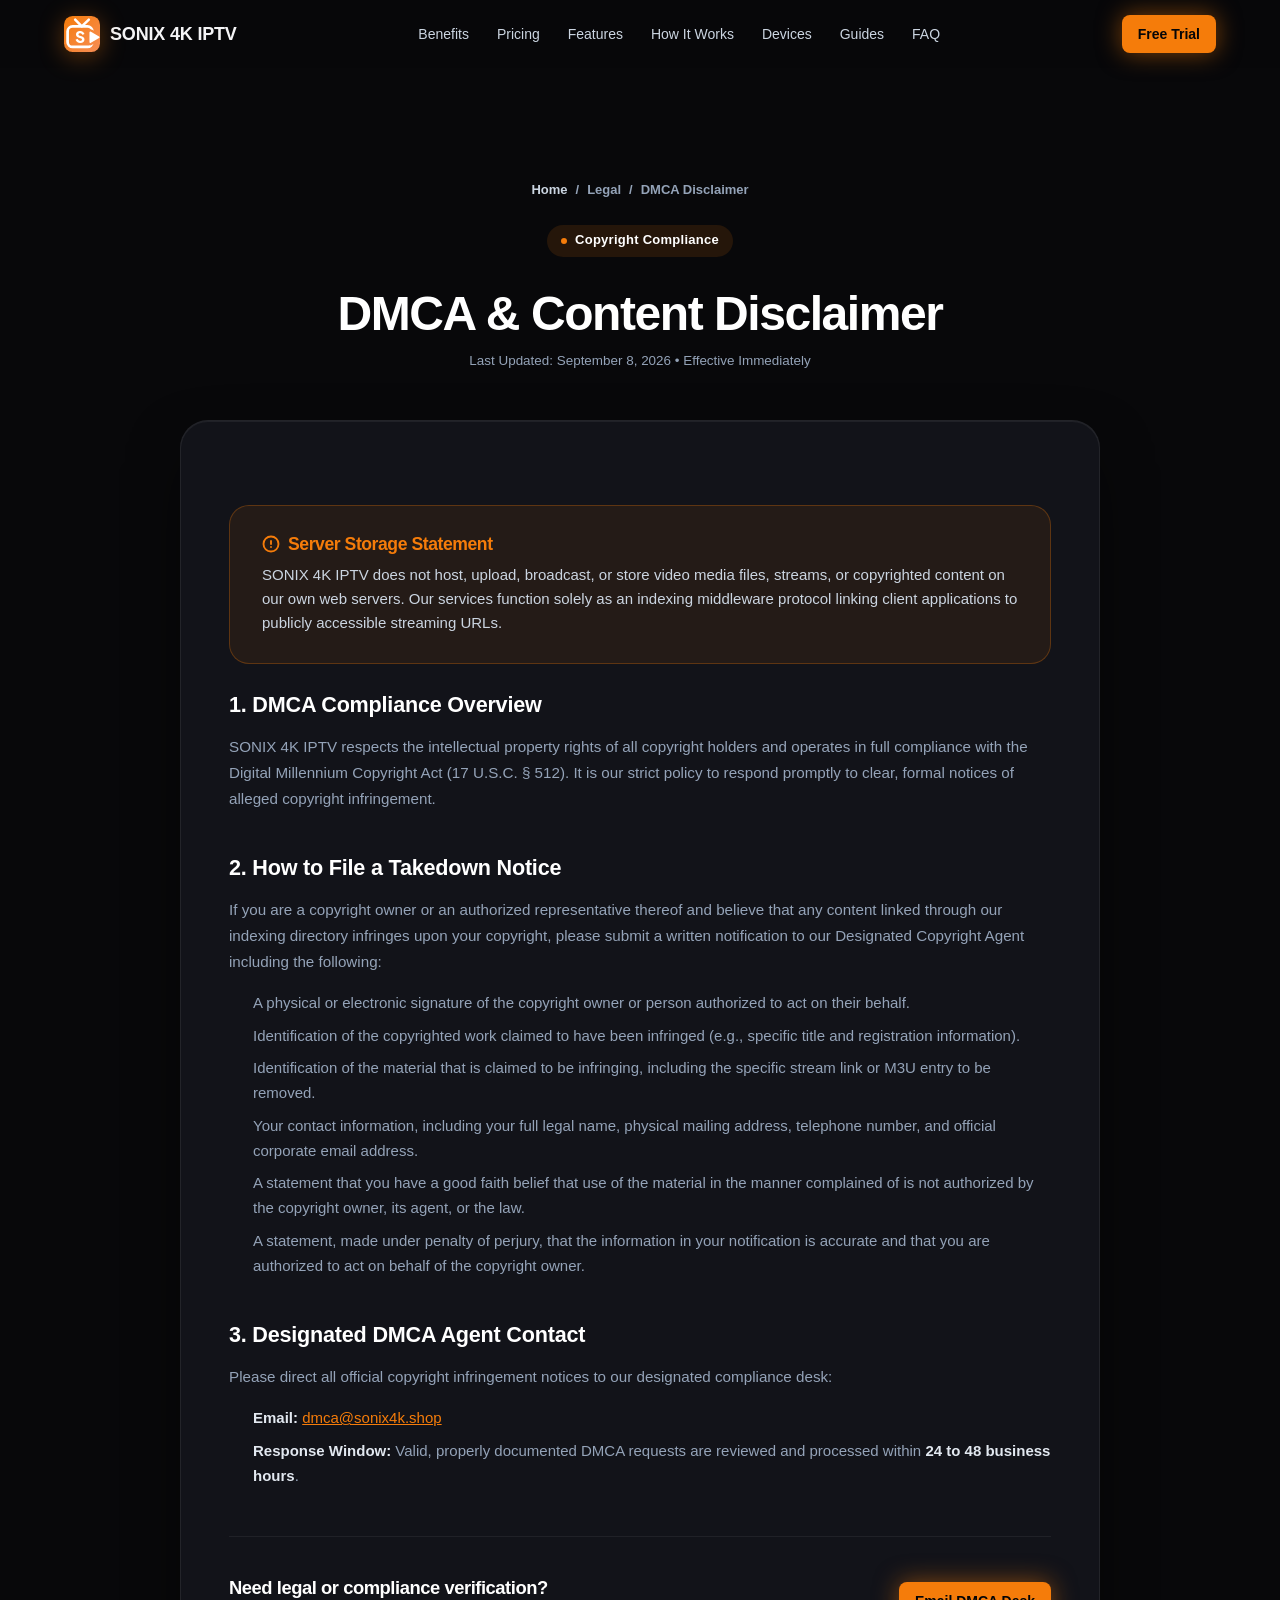
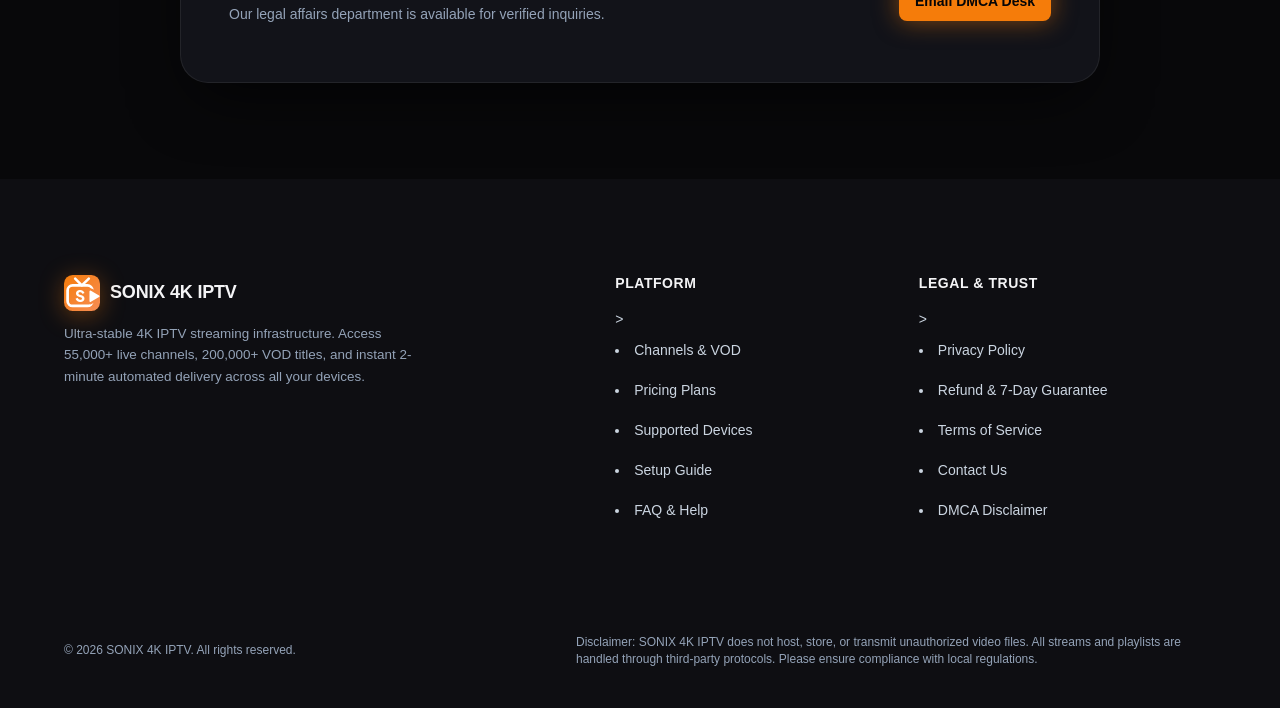
<file: dmca.html>
<!DOCTYPE html>
<html lang="en" style="background-color:#08080a;color:#f4f4f6;">
<head>
  <meta charset="UTF-8">
  <meta name="viewport" content="width=device-width, initial-scale=1.0">
  
  <title>DMCA Copyright Notice &amp; Disclaimer | SONIX 4K IPTV</title>
  <meta name="description" content="Copyright notice, intellectual property policies, and designated agent contacts for SONIX 4K IPTV.">
  <meta name="robots" content="index, follow">
  <link rel="canonical" href="https://sonix4k.shop/dmca.html">
  <meta name="theme-color" content="#08080a">

  <!-- Open Graph -->
  <meta property="og:type" content="article">
  <meta property="og:url" content="https://sonix4k.shop/dmca.html">
  <meta property="og:title" content="DMCA Copyright Notice & Disclaimer | SONIX 4K IPTV">
  <meta property="og:description" content="Copyright notice, intellectual property policies, and designated agent contacts for SONIX 4K IPTV.">

  <!-- Self-Hosted Critical Variable Font loaded via style.min.css with font-display: swap -->

  <!-- Main Stylesheet -->
  <link rel="stylesheet" href="/css/style.min.css?v=22.0">

  <!-- Structured Data: Breadcrumbs & WebPage -->
  <script type="application/ld+json">
  {
    "@context": "https://schema.org",
    "@type": "WebPage",
    "name": "DMCA & Content Disclaimer | SONIX 4K IPTV",
    "url": "https://sonix4k.shop/dmca.html",
    "description": "SONIX 4K IPTV DMCA disclaimer and copyright takedown notice guidelines.",
    "breadcrumb": {
      "@type": "BreadcrumbList",
      "itemListElement": [
        {
          "@type": "ListItem",
          "position": 1,
          "name": "Home",
          "item": "https://sonix4k.shop/"
        },
        {
          "@type": "ListItem",
          "position": 2,
          "name": "DMCA Disclaimer",
          "item": "https://sonix4k.shop/dmca.html"
        }
      ]
    }
  }
  </script>
    <meta name="google-site-verification" content="xc-31fG65QyAQ2vSJiQfV2vExgyC66TX4p8R_Foc6XQ">

  <!-- Pure SVG Dynamic Brand Favicon & App Icons (Google SEO Compliant) -->
  <link rel="icon" type="image/svg+xml" href="data:image/svg+xml;utf8,%3Csvg%20xmlns%3D%22http%3A%2F%2Fwww.w3.org%2F2000%2Fsvg%22%20viewBox%3D%220%200%20100%20100%22%20width%3D%22100%25%22%20height%3D%22100%25%22%3E%0A%20%20%3Cdefs%3E%0A%20%20%20%20%3ClinearGradient%20id%3D%22tvkixBrandGrad%22%20x1%3D%220%25%22%20y1%3D%220%25%22%20x2%3D%22100%25%22%20y2%3D%22100%25%22%3E%0A%20%20%20%20%20%20%3Cstop%20offset%3D%220%25%22%20stop-color%3D%22%23f57c0a%22%2F%3E%0A%20%20%20%20%20%20%3Cstop%20offset%3D%22100%25%22%20stop-color%3D%22%23f78d55%22%2F%3E%0A%20%20%20%20%3C%2FlinearGradient%3E%0A%20%20%20%20%3Cmask%20id%3D%22tvCutout_k86xuv%22%3E%0A%20%20%20%20%20%20%3Crect%20width%3D%22100%22%20height%3D%22100%22%20fill%3D%22%23ffffff%22%2F%3E%0A%20%20%20%20%20%20%3Cpath%20d%3D%22M%2073.5%2046%20L%2096%2059%20L%2073.5%2072%20Z%22%20fill%3D%22%23000000%22%20stroke%3D%22%23000000%22%20stroke-width%3D%2218.5%22%20stroke-linejoin%3D%22round%22%20stroke-linecap%3D%22round%22%2F%3E%0A%20%20%20%20%3C%2Fmask%3E%0A%20%20%3C%2Fdefs%3E%0A%20%20%3Crect%20width%3D%22100%22%20height%3D%22100%22%20rx%3D%2224%22%20fill%3D%22url(%23tvkixBrandGrad)%22%2F%3E%0A%20%20%3Cpath%20d%3D%22M%2031%2010%20L%2049.5%2029%20L%2069%2010%22%20fill%3D%22none%22%20stroke%3D%22%23ffffff%22%20stroke-width%3D%227%22%20stroke-linecap%3D%22round%22%20stroke-linejoin%3D%22round%22%2F%3E%0A%20%20%3Crect%20x%3D%2210%22%20y%3D%2229%22%20width%3D%2269%22%20height%3D%2257%22%20rx%3D%2214%22%20fill%3D%22none%22%20stroke%3D%22%23ffffff%22%20stroke-width%3D%227.5%22%20stroke-linejoin%3D%22round%22%20stroke-linecap%3D%22round%22%20mask%3D%22url(%23tvCutout_k86xuv)%22%2F%3E%0A%20%20%3Cpath%20d%3D%22M%2073.5%2046%20L%2096%2059%20L%2073.5%2072%20Z%22%20fill%3D%22%23ffffff%22%20stroke%3D%22%23ffffff%22%20stroke-width%3D%225.5%22%20stroke-linejoin%3D%22round%22%20stroke-linecap%3D%22round%22%2F%3E%0A%20%20%3Ctext%20x%3D%2244%22%20y%3D%2258%22%20font-family%3D%22-apple-system%2C%20BlinkMacSystemFont%2C%20'Plus%20Jakarta%20Sans'%2C%20'Arial%20Black'%2C%20'Montserrat'%2C%20sans-serif%22%20font-size%3D%2244%22%20font-weight%3D%22900%22%20fill%3D%22%23ffffff%22%20text-anchor%3D%22middle%22%20dominant-baseline%3D%22central%22%3ES%3C%2Ftext%3E%0A%3C%2Fsvg%3E">
  <link rel="alternate icon" type="image/svg+xml" href="/assets/favicon.svg">
  <link rel="apple-touch-icon" href="data:image/svg+xml;utf8,%3Csvg%20xmlns%3D%22http%3A%2F%2Fwww.w3.org%2F2000%2Fsvg%22%20viewBox%3D%220%200%20100%20100%22%20width%3D%22100%25%22%20height%3D%22100%25%22%3E%0A%20%20%3Cdefs%3E%0A%20%20%20%20%3ClinearGradient%20id%3D%22tvkixBrandGrad%22%20x1%3D%220%25%22%20y1%3D%220%25%22%20x2%3D%22100%25%22%20y2%3D%22100%25%22%3E%0A%20%20%20%20%20%20%3Cstop%20offset%3D%220%25%22%20stop-color%3D%22%23f57c0a%22%2F%3E%0A%20%20%20%20%20%20%3Cstop%20offset%3D%22100%25%22%20stop-color%3D%22%23f78d55%22%2F%3E%0A%20%20%20%20%3C%2FlinearGradient%3E%0A%20%20%20%20%3Cmask%20id%3D%22tvCutout_k86xuv%22%3E%0A%20%20%20%20%20%20%3Crect%20width%3D%22100%22%20height%3D%22100%22%20fill%3D%22%23ffffff%22%2F%3E%0A%20%20%20%20%20%20%3Cpath%20d%3D%22M%2073.5%2046%20L%2096%2059%20L%2073.5%2072%20Z%22%20fill%3D%22%23000000%22%20stroke%3D%22%23000000%22%20stroke-width%3D%2218.5%22%20stroke-linejoin%3D%22round%22%20stroke-linecap%3D%22round%22%2F%3E%0A%20%20%20%20%3C%2Fmask%3E%0A%20%20%3C%2Fdefs%3E%0A%20%20%3Crect%20width%3D%22100%22%20height%3D%22100%22%20rx%3D%2224%22%20fill%3D%22url(%23tvkixBrandGrad)%22%2F%3E%0A%20%20%3Cpath%20d%3D%22M%2031%2010%20L%2049.5%2029%20L%2069%2010%22%20fill%3D%22none%22%20stroke%3D%22%23ffffff%22%20stroke-width%3D%227%22%20stroke-linecap%3D%22round%22%20stroke-linejoin%3D%22round%22%2F%3E%0A%20%20%3Crect%20x%3D%2210%22%20y%3D%2229%22%20width%3D%2269%22%20height%3D%2257%22%20rx%3D%2214%22%20fill%3D%22none%22%20stroke%3D%22%23ffffff%22%20stroke-width%3D%227.5%22%20stroke-linejoin%3D%22round%22%20stroke-linecap%3D%22round%22%20mask%3D%22url(%23tvCutout_k86xuv)%22%2F%3E%0A%20%20%3Cpath%20d%3D%22M%2073.5%2046%20L%2096%2059%20L%2073.5%2072%20Z%22%20fill%3D%22%23ffffff%22%20stroke%3D%22%23ffffff%22%20stroke-width%3D%225.5%22%20stroke-linejoin%3D%22round%22%20stroke-linecap%3D%22round%22%2F%3E%0A%20%20%3Ctext%20x%3D%2244%22%20y%3D%2258%22%20font-family%3D%22-apple-system%2C%20BlinkMacSystemFont%2C%20'Plus%20Jakarta%20Sans'%2C%20'Arial%20Black'%2C%20'Montserrat'%2C%20sans-serif%22%20font-size%3D%2244%22%20font-weight%3D%22900%22%20fill%3D%22%23ffffff%22%20text-anchor%3D%22middle%22%20dominant-baseline%3D%22central%22%3ES%3C%2Ftext%3E%0A%3C%2Fsvg%3E">
  <link rel="manifest" href="site.webmanifest">

    <style id="site-dynamic-theme">
        
        :root {
            --accent: #f57c0a !important;
            --accent-hover: #f78d55 !important;
            --accent-text: #ffffff !important;
            --accent-light: rgba(245, 124, 10, 0.12) !important;
            --primary: #f57c0a !important;
            --primary-glow: rgba(245, 124, 10, 0.44) !important;
            --brand-r: 245;
            --brand-g: 124;
            --brand-b: 10;
            font-family: 'Inter', -apple-system, sans-serif !important;
        }
        /* Header & Logo Pure SVG Mark */
        .logo-icon {
            width: 36px !important;
            height: 36px !important;
            background: transparent !important;
            border: none !important;
            padding: 0 !important;
            display: inline-flex !important;
            align-items: center !important;
            justify-content: center !important;
            box-shadow: none !important;
            filter: drop-shadow(0 4px 12px rgba(245, 124, 10, 0.38)) !important;
            transition: transform 0.2s ease, filter 0.2s ease !important;
            flex-shrink: 0 !important;
        }
        .brand-logo:hover .logo-icon {
            transform: scale(1.06) !important;
            filter: drop-shadow(0 6px 18px rgba(245, 124, 10, 0.6)) !important;
        }
        .logo-icon svg {
            width: 100% !important;
            height: 100% !important;
            display: block !important;
        }
        .brand-accent, .accent-mark { color: #f57c0a !important; }

        /* Hero Headline & Title Bottom Accent */
        .title-bottom {
            color: #f57c0a !important;
            background: linear-gradient(135deg, rgb(250, 183, 120) 0%, #f57c0a 50%, #f78d55 100%) !important;
            -webkit-background-clip: text !important;
            -webkit-text-fill-color: transparent !important;
            background-clip: text !important;
            filter: drop-shadow(0 0 35px rgba(245, 124, 10, 0.55)) !important;
        }

        /* Light Rays Ambient Backdrop */
        .light-ray-left {
            background: linear-gradient(180deg, rgba(245, 124, 10, 0.45) 0%, rgba(245, 124, 10, 0.08) 60%, transparent 100%) !important;
        }
        .light-ray-right {
            background: linear-gradient(180deg, rgba(245, 124, 10, 0.4) 0%, rgba(245, 124, 10, 0.08) 60%, transparent 100%) !important;
        }
        .light-ray-center {
            background: radial-gradient(ellipse at top, rgba(245, 124, 10, 0.22) 0%, rgba(245, 124, 10, 0.05) 50%, transparent 80%) !important;
        }

        /* Hero Badge & Sparks */
        .badge-spark {
            color: #f57c0a !important;
            text-shadow: 0 0 10px rgba(245, 124, 10, 0.9), 0 0 20px rgba(245, 124, 10, 0.5) !important;
        }
        .hero-badge-pill {
            border: 1px solid rgba(245, 124, 10, 0.25) !important;
        }

        /* Buttons */
        .btn-pill-primary, .btn-pill-primary span, .btn-pill-primary:link, .btn-pill-primary:visited, .btn-primary { 
            background: #f57c0a !important; 
            color: #050507 !important; 
            font-weight: 800 !important; 
            box-shadow: 0 0 25px rgba(245, 124, 10, 0.5) !important; 
        }
        .btn-pill-primary:hover, .btn-primary:hover {
            background: #f78d55 !important;
            box-shadow: 0 0 35px rgba(245, 124, 10, 0.75) !important;
        }

        /* Metric Cards */
        .metric-dash { 
            background-color: #f57c0a !important; 
            box-shadow: 0 0 8px rgba(245, 124, 10, 0.7) !important; 
        }
        .metric-card:hover {
            border-color: rgba(245, 124, 10, 0.45) !important;
            box-shadow: 0 14px 40px rgba(0,0,0,0.55), 0 0 25px rgba(245, 124, 10, 0.2) !important;
        }
        .metric-icon-art {
            filter: drop-shadow(0 0 10px rgba(245, 124, 10, 0.35)) !important;
        }
        .metric-card:hover .metric-icon-art {
            filter: drop-shadow(0 0 16px rgba(245, 124, 10, 0.65)) !important;
        }
        .metric-icon-art line, .metric-icon-art rect, .metric-icon-art path {
            stroke: #f57c0a !important;
        }
        .metric-icon-art text {
            fill: #f57c0a !important;
        }

        /* Category Cards Hover */
        .category-card:hover {
            border-color: rgba(245, 124, 10, 0.5) !important;
            box-shadow: 0 12px 30px rgba(0,0,0,0.6), 0 0 20px rgba(245, 124, 10, 0.3) !important;
        }
        .category-card:hover .category-card-label {
            color: #f57c0a !important;
        }

        /* Benefits Section */
        .what-we-offer-section::before {
            background: radial-gradient(circle, rgba(245, 124, 10, 0.16) 0%, rgba(245, 124, 10, 0.03) 50%, transparent 70%) !important;
        }
        .benefit-card:hover {
            border-color: rgba(245, 124, 10, 0.4) !important;
            box-shadow: 0 16px 36px -10px rgba(0,0,0,0.6), 0 0 24px rgba(245, 124, 10, 0.18) !important;
        }
        .benefit-icon-wrapper, .benefit-icon-wrapper svg {
            color: #f57c0a !important;
        }
        .benefit-icon-glow {
            background: radial-gradient(circle, rgba(245, 124, 10, 0.55) 0%, rgba(245, 124, 10, 0.18) 50%, transparent 75%) !important;
        }

        /* Features Showcase */
        .feature-badge-tag {
            color: #f57c0a !important;
        }
        .feature-check-icon, .feature-check-icon svg {
            color: #f57c0a !important;
        }
        .feature-media-ambient {
            background: radial-gradient(circle, rgba(245, 124, 10, 0.22) 0%, rgba(245, 124, 10, 0.04) 60%, transparent 80%) !important;
        }
        .feature-mockup-img:hover {
            filter: drop-shadow(0 28px 42px rgba(0,0,0,0.8)) drop-shadow(0 0 25px rgba(245, 124, 10, 0.35)) !important;
        }

        /* Journey Banner */
        .journey-banner {
            background: linear-gradient(135deg, #f57c0a 0%, #f78d55 100%) !important;
            box-shadow: 0 15px 45px rgba(245, 124, 10, 0.3) !important;
        }
        .mockup-submit-btn, .mockup-download-btn {
            background: #f57c0a !important;
        }
        .mockup-play-center {
            border-color: #f57c0a !important;
            color: #f57c0a !important;
            background-color: rgba(245, 124, 10, 0.1) !important;
        }

        /* Pricing Plans */
        .price-plan-card.is-featured {
            border: 2px solid #f57c0a !important;
            box-shadow: 0 0 40px rgba(245, 124, 10, 0.22) !important;
        }
        .plan-badge-top {
            background: #f57c0a !important;
            color: #050507 !important;
            box-shadow: 0 4px 14px rgba(245, 124, 10, 0.4) !important;
        }
        .plan-card-subtitle.featured-subtitle, .plan-card-amount.featured-amount {
            color: #f57c0a !important;
        }
        .plan-savings-pill {
            background-color: rgba(245, 124, 10, 0.12) !important;
            border: 1px solid rgba(245, 124, 10, 0.3) !important;
            color: #f57c0a !important;
        }
        .plan-card-feature .check-icon {
            color: #f57c0a !important;
        }
        .plan-card-btn.solid-featured-btn {
            background: #f57c0a !important;
            border-color: #f57c0a !important;
            color: #050507 !important;
            box-shadow: 0 4px 18px rgba(245, 124, 10, 0.35) !important;
        }
        .trust-item svg {
            color: #f57c0a !important;
        }

        /* Devices Section */
        .device-card:hover {
            border-color: rgba(245, 124, 10, 0.45) !important;
            box-shadow: 0 16px 36px -10px rgba(0,0,0,0.65), 0 0 24px rgba(245, 124, 10, 0.18) !important;
        }
        .device-icon-wrapper, .device-icon-wrapper svg {
            color: #f57c0a !important;
            stroke: #f57c0a !important;
        }
        .device-icon-glow {
            background: radial-gradient(circle, rgba(245, 124, 10, 0.55) 0%, rgba(245, 124, 10, 0.18) 50%, transparent 75%) !important;
        }
        .device-card:hover .device-micro-tag {
            color: #f57c0a !important;
            background: rgba(245, 124, 10, 0.12) !important;
            border-color: rgba(245, 124, 10, 0.3) !important;
        }

        /* FAQ */
        .faq-item[open] {
            border-color: rgba(245, 124, 10, 0.35) !important;
        }
        .faq-item[open] .faq-chevron {
            color: #f57c0a !important;
        }
        .faq-answer a {
            color: #f57c0a !important;
        }

        /* Final CTA Banner */
        .cta-banner {
            border-top: 1px solid rgba(245, 124, 10, 0.55) !important;
        }
        .cta-banner::before {
            background: radial-gradient(circle, rgba(245, 124, 10, 0.26) 0%, rgba(245, 124, 10, 0.05) 50%, transparent 75%) !important;
        }
        .cta-pill-tag {
            color: #f57c0a !important;
            background: rgba(245, 124, 10, 0.1) !important;
            border: 1px solid rgba(245, 124, 10, 0.3) !important;
        }
        .cta-pill-tag .dot {
            background: #f57c0a !important;
            box-shadow: 0 0 8px #f57c0a !important;
        }
        .cta-main-btn {
            background: linear-gradient(135deg, #f57c0a 0%, #f78d55 100%) !important;
            color: #050507 !important;
            box-shadow: 0 12px 28px -4px rgba(245, 124, 10, 0.5), inset 0 1px 0 rgba(255,255,255,0.3) !important;
        }
        .cta-main-btn:hover {
            box-shadow: 0 18px 38px -4px rgba(245, 124, 10, 0.75) !important;
        }
        .cta-trust-badge svg {
            stroke: #f57c0a !important;
        }

        /* Footer & Subpages */
        .footer-link:hover { color: #f57c0a !important; }
        .policy-breadcrumbs a:hover { color: #f57c0a !important; }
        .policy-highlight {
            background: rgba(245, 124, 10, 0.08) !important;
            border: 1px solid rgba(245, 124, 10, 0.28) !important;
        }
        .policy-highlight h3 { color: #f57c0a !important; }
        .contact-channel-item:hover {
            border-color: rgba(245, 124, 10, 0.4) !important;
        }
        .contact-channel-icon {
            background: rgba(245, 124, 10, 0.12) !important;
            border: 1px solid rgba(245, 124, 10, 0.3) !important;
            color: #f57c0a !important;
        }
        .contact-channel-link, .contact-channel-link:hover { color: #f57c0a !important; }
        .form-input:focus, .form-select:focus, .form-textarea:focus {
            border-color: #f57c0a !important;
            box-shadow: 0 0 0 3px rgba(245, 124, 10, 0.2) !important;
        }
        :focus-visible {
            outline: 2px solid #f57c0a !important;
        }
        /* Custom theme for SONIX 4K IPTV */
    </style>
    
</head>
<body style="background-color:#08080a;">

  <!-- =========================================================================
       HEADER
       ========================================================================= -->
  <header class="site-header">
    <div class="container header-container">
      <a href="index.html" class="brand-logo" aria-label="SONIX 4K IPTV Homepage">
        <span class="logo-icon" aria-hidden="true"><svg xmlns="http://www.w3.org/2000/svg" viewBox="0 0 100 100" width="100%" height="100%">
  <defs>
    <linearGradient id="tvkixBrandGrad" x1="0%" y1="0%" x2="100%" y2="100%">
      <stop offset="0%" stop-color="#f57c0a"/>
      <stop offset="100%" stop-color="#f78d55"/>
    </linearGradient>
    <mask id="tvCutout_cg9h8t">
      <rect width="100" height="100" fill="#ffffff"/>
      <path d="M 73.5 46 L 96 59 L 73.5 72 Z" fill="#000000" stroke="#000000" stroke-width="18.5" stroke-linejoin="round" stroke-linecap="round"/>
    </mask>
  </defs>
  <rect width="100" height="100" rx="24" fill="url(#tvkixBrandGrad)"/>
  <path d="M 31 10 L 49.5 29 L 69 10" fill="none" stroke="#ffffff" stroke-width="7" stroke-linecap="round" stroke-linejoin="round"/>
  <rect x="10" y="29" width="69" height="57" rx="14" fill="none" stroke="#ffffff" stroke-width="7.5" stroke-linejoin="round" stroke-linecap="round" mask="url(#tvCutout_cg9h8t)"/>
  <path d="M 73.5 46 L 96 59 L 73.5 72 Z" fill="#ffffff" stroke="#ffffff" stroke-width="5.5" stroke-linejoin="round" stroke-linecap="round"/>
  <text x="44" y="58" font-family="-apple-system, BlinkMacSystemFont, 'Plus Jakarta Sans', 'Arial Black', 'Montserrat', sans-serif" font-size="44" font-weight="900" fill="#ffffff" text-anchor="middle" dominant-baseline="central">S</text>
</svg></span>
        <span>SONIX 4K IPTV</span>
      </a>

      <nav class="nav-menu" aria-label="Main Navigation">
        <a href="index.html#benefits" class="nav-link">Benefits</a>
        <a href="index.html#pricing" class="nav-link">Pricing</a>
        <a href="index.html#features" class="nav-link">Features</a>
        <a href="index.html#how-it-works" class="nav-link">How It Works</a>
        <a href="index.html#compatibility" class="nav-link">Devices</a>
        <a href="guides.html" class="nav-link">Guides</a>
        <a href="index.html#faq" class="nav-link">FAQ</a>
      </nav>

      <div class="header-actions">
        <a href="/trial" rel="nofollow noopener noreferrer" class="btn btn-primary btn-sm">Free Trial</a>
      </div>
    </div>
  </header>

  <!-- =========================================================================
       PAGE CONTENT
       ========================================================================= -->
  <main class="policy-page-wrapper">
    <div class="container">
      <div class="policy-header">
        <div class="policy-breadcrumbs">
          <a href="index.html">Home</a>
          <span>/</span>
          <span>Legal</span>
          <span>/</span>
          <span>DMCA Disclaimer</span>
        </div>
        <div class="pill-badge">
          <span class="dot" aria-hidden="true"></span>
          <span>Copyright Compliance</span>
        </div>
        <h1>DMCA &amp; Content Disclaimer</h1>
        <div class="policy-last-updated">Last Updated: September 8, 2026 &bull; Effective Immediately</div>
      </div>

      <div class="policy-card">
        <div class="policy-highlight">
          <h3>
            <svg width="18" height="18" viewBox="0 0 24 24" fill="none" stroke="currentColor" stroke-width="2.5" stroke-linecap="round" stroke-linejoin="round" aria-hidden="true"><circle cx="12" cy="12" r="10"></circle><line x1="12" y1="8" x2="12" y2="12"></line><line x1="12" y1="16" x2="12.01" y2="16"></line></svg>
            Server Storage Statement
          </h3>
          <p>
            SONIX 4K IPTV does not host, upload, broadcast, or store video media files, streams, or copyrighted content on our own web servers. Our services function solely as an indexing middleware protocol linking client applications to publicly accessible streaming URLs.
          </p>
        </div>

        <section class="policy-section">
          <h2>1. DMCA Compliance Overview</h2>
          <p>
            SONIX 4K IPTV respects the intellectual property rights of all copyright holders and operates in full compliance with the Digital Millennium Copyright Act (17 U.S.C. &sect; 512). It is our strict policy to respond promptly to clear, formal notices of alleged copyright infringement.
          </p>
        </section>

        <section class="policy-section">
          <h2>2. How to File a Takedown Notice</h2>
          <p>
            If you are a copyright owner or an authorized representative thereof and believe that any content linked through our indexing directory infringes upon your copyright, please submit a written notification to our Designated Copyright Agent including the following:
          </p>
          <ul>
            <li>A physical or electronic signature of the copyright owner or person authorized to act on their behalf.</li>
            <li>Identification of the copyrighted work claimed to have been infringed (e.g., specific title and registration information).</li>
            <li>Identification of the material that is claimed to be infringing, including the specific stream link or M3U entry to be removed.</li>
            <li>Your contact information, including your full legal name, physical mailing address, telephone number, and official corporate email address.</li>
            <li>A statement that you have a good faith belief that use of the material in the manner complained of is not authorized by the copyright owner, its agent, or the law.</li>
            <li>A statement, made under penalty of perjury, that the information in your notification is accurate and that you are authorized to act on behalf of the copyright owner.</li>
          </ul>
        </section>

        <section class="policy-section">
          <h2>3. Designated DMCA Agent Contact</h2>
          <p>
            Please direct all official copyright infringement notices to our designated compliance desk:
          </p>
          <ul>
            <li><strong>Email:</strong> <a href="mailto:dmca@sonix4k.shop" style="color: var(--accent); text-decoration: underline;">dmca@sonix4k.shop</a></li>
            <li><strong>Response Window:</strong> Valid, properly documented DMCA requests are reviewed and processed within <strong>24 to 48 business hours</strong>.</li>
          </ul>
        </section>

        <div class="policy-cta-box">
          <div>
            <h3>Need legal or compliance verification?</h3>
            <p>Our legal affairs department is available for verified inquiries.</p>
          </div>
          <a href="mailto:dmca@sonix4k.shop" class="btn btn-primary btn-sm">Email DMCA Desk</a>
        </div>
      </div>
    </div>
  </main>

  <!-- =========================================================================
       FOOTER
       ========================================================================= -->
  <footer class="site-footer">
    <div class="container">
      <div class="footer-grid">
        <!-- Brand & Mission -->
        <div class="footer-brand">
          <a href="index.html" class="brand-logo" aria-label="SONIX 4K IPTV Homepage">
            <span class="logo-icon" aria-hidden="true"><svg xmlns="http://www.w3.org/2000/svg" viewBox="0 0 100 100" width="100%" height="100%">
  <defs>
    <linearGradient id="tvkixBrandGrad" x1="0%" y1="0%" x2="100%" y2="100%">
      <stop offset="0%" stop-color="#f57c0a"/>
      <stop offset="100%" stop-color="#f78d55"/>
    </linearGradient>
    <mask id="tvCutout_cg9h8t">
      <rect width="100" height="100" fill="#ffffff"/>
      <path d="M 73.5 46 L 96 59 L 73.5 72 Z" fill="#000000" stroke="#000000" stroke-width="18.5" stroke-linejoin="round" stroke-linecap="round"/>
    </mask>
  </defs>
  <rect width="100" height="100" rx="24" fill="url(#tvkixBrandGrad)"/>
  <path d="M 31 10 L 49.5 29 L 69 10" fill="none" stroke="#ffffff" stroke-width="7" stroke-linecap="round" stroke-linejoin="round"/>
  <rect x="10" y="29" width="69" height="57" rx="14" fill="none" stroke="#ffffff" stroke-width="7.5" stroke-linejoin="round" stroke-linecap="round" mask="url(#tvCutout_cg9h8t)"/>
  <path d="M 73.5 46 L 96 59 L 73.5 72 Z" fill="#ffffff" stroke="#ffffff" stroke-width="5.5" stroke-linejoin="round" stroke-linecap="round"/>
  <text x="44" y="58" font-family="-apple-system, BlinkMacSystemFont, 'Plus Jakarta Sans', 'Arial Black', 'Montserrat', sans-serif" font-size="44" font-weight="900" fill="#ffffff" text-anchor="middle" dominant-baseline="central">S</text>
</svg></span>
            <span>SONIX 4K IPTV</span>
          </a>
          <p>
            Ultra-stable 4K IPTV streaming infrastructure. Access 55,000+ live channels, 200,000+ VOD titles, and instant 2-minute automated delivery across all your devices.
          </p>
        </div>

        <!-- Platform Navigation -->
        <div>
          <h3 class="footer-col-title">Platform</h3>>
            <li><a href="index.html#features" class="footer-link">Channels &amp; VOD</a></li>
            <li><a href="index.html#pricing" class="footer-link">Pricing Plans</a></li>
            <li><a href="index.html#compatibility" class="footer-link">Supported Devices</a></li>
            <li><a href="index.html#how-it-works" class="footer-link">Setup Guide</a></li>
            <li><a href="index.html#faq" class="footer-link">FAQ &amp; Help</a></li>
          </ul>
        </div>

        <!-- Essential Legal & Support Pages (Google SEO) -->
        <div>
          <h3 class="footer-col-title">Legal &amp; Trust</h3>>
            <li><a href="privacy-policy.html" class="footer-link">Privacy Policy</a></li>
            <li><a href="refund-policy.html" class="footer-link">Refund &amp; 7-Day Guarantee</a></li>
            <li><a href="terms.html" class="footer-link">Terms of Service</a></li>
            <li><a href="contact.html" class="footer-link">Contact Us</a></li>
            <li><a href="dmca.html" class="footer-link">DMCA Disclaimer</a></li>
          </ul>
        </div>
      </div>

      <div class="footer-bottom">
        <div>&copy; 2026 SONIX 4K IPTV. All rights reserved.</div>
        <div class="footer-disclaimer">
          Disclaimer: SONIX 4K IPTV does not host, store, or transmit unauthorized video files. All streams and playlists are handled through third-party protocols. Please ensure compliance with local regulations.
        </div>
      </div>
    </div>
  </footer>


    <!-- SATELLITE ON-SITE MODAL POPUP SYSTEM (Trial & Pay) -->
    <div id="sat-modal-overlay" class="sat-modal-overlay" aria-hidden="true" role="dialog" aria-modal="true">
        <div class="sat-modal-backdrop" onclick="closeSiteModal()"></div>
        <div class="sat-modal-container" role="document">
            
            <!-- Modal Header -->
            <div class="sat-modal-header">
                <div class="sat-tab-switch">
                    <button type="button" class="sat-tab-btn active" id="sat-tab-trial" onclick="switchSiteModalTab('trial')">
                        <span class="sat-tab-dot"></span>
                        <span>Free Trial</span>
                    </button>
                    <button type="button" class="sat-tab-btn" id="sat-tab-order" onclick="switchSiteModalTab('order')">
                        <svg width="15" height="15" viewBox="0 0 24 24" fill="none" stroke="currentColor" stroke-width="2" stroke-linecap="round" stroke-linejoin="round" style="margin-right:6px;"><rect x="2" y="5" width="20" height="14" rx="2"/><line x1="2" y1="10" x2="22" y2="10"/></svg>
                        <span>Plans</span>
                    </button>
                </div>
                <button type="button" class="sat-modal-close" onclick="closeSiteModal()" aria-label="Close modal">
                    <svg width="14" height="14" viewBox="0 0 24 24" fill="none" stroke="currentColor" stroke-width="2.5" stroke-linecap="round" stroke-linejoin="round"><line x1="18" y1="6" x2="6" y2="18"></line><line x1="6" y1="6" x2="18" y2="18"></line></svg>
                </button>
            </div>

            <!-- VIEW 1: FREE TRIAL -->
            <div id="sat-view-trial" class="sat-modal-view active">
                <h2 class="sat-trial-intro">Get your free 24H trial</h2>

                <!-- WhatsApp One-Click Activation (Reference UI) -->
                <a href="https://api.whatsapp.com/send?phone=19145205753&text=Hi!%20I%20would%20like%20to%20activate%20a%2024H%20free%20trial%20for%20SONIX%204K%20IPTV"
                   target="_blank" rel="noopener noreferrer" class="sat-btn-wa-activate">
                    <span class="sat-wa-btn-left">
                        <span class="sat-wa-btn-circle">
                            <svg width="19" height="19" viewBox="0 0 24 24" fill="currentColor">
                                <path d="M17.472 14.382c-.297-.149-1.758-.867-2.03-.967-.273-.099-.471-.148-.67.15-.197.297-.767.966-.94 1.164-.173.199-.347.223-.644.075-.297-.15-1.255-.463-2.39-1.475-.883-.788-1.48-1.761-1.653-2.059-.173-.297-.018-.458.13-.606.134-.133.298-.347.446-.52.149-.174.198-.298.298-.497.099-.198.05-.371-.025-.52-.075-.149-.669-1.612-.916-2.207-.242-.579-.487-.5-.669-.51-.173-.008-.371-.01-.57-.01-.198 0-.52.074-.792.372-.272.297-1.04 1.016-1.04 2.479 0 1.462 1.065 2.875 1.213 3.074.149.198 2.096 3.2 5.077 4.487.709.306 1.262.489 1.694.625.712.227 1.36.195 1.871.118.571-.085 1.758-.719 2.006-1.413.248-.694.248-1.289.173-1.413-.074-.124-.272-.198-.57-.347m-5.421 7.403h-.004a9.87 9.87 0 01-5.031-1.378l-.361-.214-3.741.982.998-3.648-.235-.374a9.86 9.86 0 01-1.51-5.26c.001-5.45 4.436-9.884 9.888-9.884 2.64 0 5.122 1.03 6.988 2.898a9.825 9.825 0 012.893 6.994c-.003 5.45-4.437 9.884-9.885 9.884m8.413-18.297A11.815 11.815 0 0012.05 0C5.495 0 .16 5.335.157 11.892c0 2.096.547 4.142 1.588 5.945L.057 24l6.305-1.654a11.882 11.882 0 005.683 1.448h.005c6.554 0 11.89-5.335 11.893-11.893a11.821 11.821 0 00-3.48-8.413z"/>
                            </svg>
                        </span>
                        <span class="sat-wa-btn-text">Activate via WhatsApp</span>
                    </span>
                    <svg class="sat-wa-btn-arrow" width="18" height="18" viewBox="0 0 24 24" fill="none" stroke="currentColor" stroke-width="2.5" stroke-linecap="round" stroke-linejoin="round">
                        <line x1="5" y1="12" x2="19" y2="12"></line>
                        <polyline points="12 5 19 12 12 19"></polyline>
                    </svg>
                </a>

                <!-- Divider: or request your 24H trial -->
                <div class="sat-trial-divider">
                    <span>or request your 24H trial</span>
                </div>

                <form id="sat-trial-form" onsubmit="submitSiteTrial(event)">
                    <!-- Row: Full Name & Email Address -->
                    <div class="sat-input-row">
                        <div class="sat-field-box">
                            <svg class="sat-field-icon" viewBox="0 0 24 24" fill="none" stroke="currentColor" stroke-width="2" stroke-linecap="round" stroke-linejoin="round">
                                <path d="M20 21v-2a4 4 0 0 0-4-4H8a4 4 0 0 0-4 4v2"></path>
                                <circle cx="12" cy="7" r="4"></circle>
                            </svg>
                            <input type="text" id="sat-trial-name" class="sat-field-input" placeholder="Full Name" autocomplete="name">
                        </div>
                        <div class="sat-field-box">
                            <svg class="sat-field-icon" viewBox="0 0 24 24" fill="none" stroke="currentColor" stroke-width="2" stroke-linecap="round" stroke-linejoin="round">
                                <rect width="20" height="16" x="2" y="4" rx="2"></rect>
                                <path d="m22 7-8.97 5.7a1.94 1.94 0 0 1-2.06 0L2 7"></path>
                            </svg>
                            <input type="email" id="sat-trial-email" class="sat-field-input" placeholder="Email Address" required autocomplete="email">
                        </div>
                    </div>

                    <!-- Select Package -->
                    <div class="sat-package-section">
                        <div class="sat-package-label">
                            <svg viewBox="0 0 24 24" fill="none" stroke="#10b981" stroke-width="2" stroke-linecap="round" stroke-linejoin="round">
                                <circle cx="12" cy="12" r="10"></circle>
                                <line x1="2" y1="12" x2="22" y2="12"></line>
                                <path d="M12 2a15.3 15.3 0 0 1 4 10 15.3 15.3 0 0 1-4 10 15.3 15.3 0 0 1-4-10 15.3 15.3 0 0 1 4-10z"></path>
                            </svg>
                            <span>Select Package</span>
                        </div>
                        <div class="sat-package-grid">
                            <button type="button" class="sat-pkg-btn is-active" id="sat-pkg-worldwide" data-pkg="Worldwide" onclick="selectSitePackage('Worldwide')">Worldwide</button>
                            <button type="button" class="sat-pkg-btn" id="sat-pkg-english" data-pkg="English" onclick="selectSitePackage('English')">English</button>
                            <button type="button" class="sat-pkg-btn" id="sat-pkg-europe" data-pkg="Europe" onclick="selectSitePackage('Europe')">Europe</button>
                        </div>
                        <input type="hidden" id="sat-selected-pkg" value="Worldwide">
                    </div>

                    <!-- Preferred Device (Optional) -->
                    <div class="sat-form-group">
                        <label class="sat-label-sub" for="sat-trial-device">Preferred Device <span class="sat-opt">(Optional)</span></label>
                        <div class="sat-field-box sat-select-box">
                            <svg class="sat-field-icon" viewBox="0 0 24 24" fill="none" stroke="currentColor" stroke-width="2" stroke-linecap="round" stroke-linejoin="round">
                                <rect width="20" height="15" x="2" y="3" rx="2"></rect>
                                <polyline points="17 21 12 18 7 21"></polyline>
                            </svg>
                            <select id="sat-trial-device" class="sat-field-select">
                                <option value="Firestick / Fire TV">Firestick / Fire TV</option>
                                <option value="Android TV / Box / Google TV">Android TV / Google TV</option>
                                <option value="Smart TV (Samsung / LG)">Smart TV (Samsung / LG)</option>
                                <option value="Apple TV / iOS">Apple TV / iOS</option>
                                <option value="Windows PC / Mac">Windows PC / Mac</option>
                                <option value="MAG Box / Formuler">MAG Box / Formuler</option>
                                <option value="Other / General M3U">Other / General M3U</option>
                            </select>
                            <svg class="sat-select-chevron" viewBox="0 0 24 24" fill="none" stroke="currentColor" stroke-width="2.5" stroke-linecap="round" stroke-linejoin="round">
                                <polyline points="6 9 12 15 18 9"></polyline>
                            </svg>
                        </div>
                    </div>

                    <!-- Additional Information (Optional) -->
                    <div class="sat-form-group">
                        <label class="sat-label-sub" for="sat-trial-note">Additional Information <span class="sat-opt">(Optional)</span></label>
                        <div class="sat-field-box">
                            <svg class="sat-field-icon" viewBox="0 0 24 24" fill="none" stroke="currentColor" stroke-width="2" stroke-linecap="round" stroke-linejoin="round">
                                <path d="M14 2H6a2 2 0 0 0-2 2v16a2 2 0 0 0 2 2h12a2 2 0 0 0 2-2V8z"></path>
                                <polyline points="14 2 14 8 20 8"></polyline>
                                <line x1="16" y1="13" x2="8" y2="13"></line>
                                <line x1="16" y1="17" x2="8" y2="17"></line>
                            </svg>
                            <input type="text" id="sat-trial-note" class="sat-field-input" placeholder="No adult, specific country, device, or note...">
                        </div>
                    </div>

                    <div id="sat-trial-error" class="sat-alert-error" style="display:none;"></div>

                    <!-- Submit Button -->
                    <button type="submit" id="sat-trial-submit-btn" class="sat-btn-main">
                        <span class="sat-btn-text">Request 24H Trial &rarr;</span>
                        <span class="sat-spinner" style="display:none;"></span>
                    </button>
                </form>

                <!-- Minimalist Clean 3-Column Trust Grid (Trial) -->
                <div class="sat-trial-trust-grid">
                    <div class="sat-trial-trust-item">
                        <svg class="sat-trial-trust-icon" viewBox="0 0 24 24" fill="none" stroke="#10b981" stroke-width="2.2" stroke-linecap="round" stroke-linejoin="round">
                            <circle cx="12" cy="12" r="10"></circle>
                            <polyline points="12 6 12 12 16 14"></polyline>
                        </svg>
                        <div class="sat-trial-trust-text">
                            <span class="sat-trial-trust-title">24H Free Trial</span>
                            <span class="sat-trial-trust-desc">No credit card required</span>
                        </div>
                    </div>
                    <div class="sat-trial-trust-item">
                        <svg class="sat-trial-trust-icon" viewBox="0 0 24 24" fill="none" stroke="#10b981" stroke-width="2.2" stroke-linecap="round" stroke-linejoin="round">
                            <polygon points="12 2 15.09 8.26 22 9.27 17 14.14 18.18 21.02 12 17.77 5.82 21.02 7 14.14 2 9.27 8.91 8.26 12 2"></polygon>
                        </svg>
                        <div class="sat-trial-trust-text">
                            <span class="sat-trial-trust-title">Premium Streaming</span>
                            <span class="sat-trial-trust-desc">4K &amp; 8K quality</span>
                        </div>
                    </div>
                    <div class="sat-trial-trust-item">
                        <svg class="sat-trial-trust-icon" viewBox="0 0 24 24" fill="none" stroke="#10b981" stroke-width="2.2" stroke-linecap="round" stroke-linejoin="round">
                            <polyline points="20 6 9 17 4 12"></polyline>
                        </svg>
                        <div class="sat-trial-trust-text">
                            <span class="sat-trial-trust-title">Easy &amp; Flexible</span>
                            <span class="sat-trial-trust-desc">No hidden fees</span>
                        </div>
                    </div>
                </div>

                <!-- Trial Success State -->
                <div id="sat-trial-success" class="sat-success-view" style="display:none;">
                    <div class="sat-success-icon-wrap">
                        <svg width="36" height="36" viewBox="0 0 24 24" fill="none" stroke="#10b981" stroke-width="2.5" stroke-linecap="round" stroke-linejoin="round"><polyline points="20 6 9 17 4 12"/></svg>
                    </div>
                    <h4>Trial Request Received!</h4>
                    <p>Your free 24-hour IPTV access for <strong>SONIX 4K IPTV</strong> is being prepared. We have dispatched your playlist credentials and setup tutorial to:</p>
                    <div class="sat-confirmed-email" id="sat-confirmed-email"></div>

                    <div class="sat-notice-box">
                        <div class="sat-notice-title">Check Inbox &amp; Junk Folder</div>
                        <p>Please check both your primary inbox and junk/spam folder. If you do not receive the email within a few minutes, reach out to us on WhatsApp.</p>
                    </div>

                    <div class="sat-order-help-actions" style="margin-bottom:14px;">
                        <a href="mailto:sonix4kiptv@tvkix.com?subject=Free%20Trial%20Support%20-%20SONIX%204K%20IPTV"
                           class="sat-order-help-btn sat-btn-email" title="sonix4kiptv@tvkix.com">
                            <svg width="16" height="16" viewBox="0 0 24 24" fill="none" stroke="currentColor" stroke-width="2" stroke-linecap="round" stroke-linejoin="round">
                                <rect width="20" height="16" x="2" y="4" rx="2"></rect>
                                <path d="m22 7-8.97 5.7a1.94 1.94 0 0 1-2.06 0L2 7"></path>
                            </svg>
                            <span>Email Support</span>
                        </a>
                        <a href="https://api.whatsapp.com/send?phone=19145205753&text=Hi!%20I%20requested%20a%20free%20trial%20on%20SONIX%204K%20IPTV%20and%20haven't%20received%20the%20email%20yet."
                           target="_blank" rel="noopener noreferrer" class="sat-order-help-btn sat-btn-wa">
                            <svg width="16" height="16" viewBox="0 0 24 24" fill="currentColor">
                                <path d="M17.472 14.382c-.297-.149-1.758-.867-2.03-.967-.273-.099-.471-.148-.67.15-.197.297-.767.966-.94 1.164-.173.199-.347.223-.644.075-.297-.15-1.255-.463-2.39-1.475-.883-.788-1.48-1.761-1.653-2.059-.173-.297-.018-.458.13-.606.134-.133.298-.347.446-.52.149-.174.198-.298.298-.497.099-.198.05-.371-.025-.52-.075-.149-.669-1.612-.916-2.207-.242-.579-.487-.5-.669-.51-.173-.008-.371-.01-.57-.01-.198 0-.52.074-.792.372-.272.297-1.04 1.016-1.04 2.479 0 1.462 1.065 2.875 1.213 3.074.149.198 2.096 3.2 5.077 4.487.709.306 1.262.489 1.694.625.712.227 1.36.195 1.871.118.571-.085 1.758-.719 2.006-1.413.248-.694.248-1.289.173-1.413-.074-.124-.272-.198-.57-.347m-5.421 7.403h-.004a9.87 9.87 0 01-5.031-1.378l-.361-.214-3.741.982.998-3.648-.235-.374a9.86 9.86 0 01-1.51-5.26c.001-5.45 4.436-9.884 9.888-9.884 2.64 0 5.122 1.03 6.988 2.898a9.825 9.825 0 012.893 6.994c-.003 5.45-4.437 9.884-9.885 9.884m8.413-18.297A11.815 11.815 0 0012.05 0C5.495 0 .16 5.335.157 11.892c0 2.096.547 4.142 1.588 5.945L.057 24l6.305-1.654a11.882 11.882 0 005.683 1.448h.005c6.554 0 11.89-5.335 11.893-11.893a11.821 11.821 0 00-3.48-8.413z"/>
                            </svg>
                            <span>WhatsApp</span>
                        </a>
                    </div>

                    <button type="button" class="sat-btn-secondary" onclick="closeSiteModal()">Done &bull; Continue Browsing</button>
                </div>
            </div>

            <!-- VIEW 2: CHOOSE YOUR PLAN & CHECKOUT -->
            <div id="sat-view-order" class="sat-modal-view">
                <div id="sat-order-form-wrap">
                    <h2 class="sat-form-title">Almost there</h2>
                    <p class="sat-form-subtitle">Enter your details and we'll email your payment link.</p>

                    <form id="sat-order-form" onsubmit="submitSiteOrder(event)">
                    
                    <!-- Selected Plan Summary Card with Quick Switcher -->
                    <div class="sat-selected-summary">
                        <div class="sat-summary-main">
                            <div class="sat-summary-plan" id="sat-summary-plan-text">12 Months &bull; 1 Device</div>
                            <div class="sat-summary-right">
                                <span class="sat-summary-price" id="sat-summary-price-text">$66.99</span>
                                <button type="button" class="sat-change-plan-btn" id="sat-plan-toggle-btn" onclick="togglePlanDropdown()">
                                    <span>Change</span>
                                    <svg class="sat-change-arrow" width="11" height="11" viewBox="0 0 24 24" fill="none" stroke="currentColor" stroke-width="2.5"><polyline points="6 9 12 15 18 9"></polyline></svg>
                                </button>
                            </div>
                        </div>

                        <!-- Collapsible Quick Plan Switcher -->
                        <div id="sat-plan-dropdown" class="sat-plan-dropdown" style="display: none;">
                            <div class="sat-drop-group">
                                <div class="sat-drop-title">Duration</div>
                                <div class="sat-drop-pills">
                                    <button type="button" class="sat-drop-pill" id="sat-pill-1m" onclick="selectSitePlan('1m')">1 Mo</button>
                                    <button type="button" class="sat-drop-pill" id="sat-pill-3m" onclick="selectSitePlan('3m')">3 Mo</button>
                                    <button type="button" class="sat-drop-pill" id="sat-pill-6m" onclick="selectSitePlan('6m')">6 Mo</button>
                                    <button type="button" class="sat-drop-pill is-active" id="sat-pill-12m" onclick="selectSitePlan('12m')">12 Mo <span class="sat-pill-badge">Best</span></button>
                                </div>
                            </div>

                            <div class="sat-drop-group" style="margin-top: 10px;">
                                <div class="sat-drop-title">Devices</div>
                                <div class="sat-drop-pills sat-pills-5">
                                    <button type="button" class="sat-drop-pill is-active" id="sat-devpill-1" onclick="selectSiteDevice(1)">1 Device</button>
                                    <button type="button" class="sat-drop-pill" id="sat-devpill-2" onclick="selectSiteDevice(2)">2 Devices</button>
                                    <button type="button" class="sat-drop-pill" id="sat-devpill-3" onclick="selectSiteDevice(3)">3 Devices</button>
                                    <button type="button" class="sat-drop-pill" id="sat-devpill-4" onclick="selectSiteDevice(4)">4 Devices</button>
                                    <button type="button" class="sat-drop-pill" id="sat-devpill-5" onclick="selectSiteDevice(5)">5 Devices</button>
                                </div>
                            </div>
                        </div>
                    </div>

                    <!-- Payment Method (Credit Card / Apple Pay / Crypto) -->
                    <div class="sat-method-section">
                        <label class="sat-label-sub">Payment Method</label>
                        <div class="sat-method-grid">
                            <button type="button" class="sat-method-btn is-active" id="sat-method-card" onclick="selectSitePaymentMethod('card')">
                                <svg width="15" height="15" viewBox="0 0 24 24" fill="none" stroke="currentColor" stroke-width="2" stroke-linecap="round" stroke-linejoin="round">
                                    <rect x="2" y="5" width="20" height="14" rx="2"></rect>
                                    <line x1="2" y1="10" x2="22" y2="10"></line>
                                </svg>
                                <span>Credit Card</span>
                            </button>
                            <button type="button" class="sat-method-btn" id="sat-method-apple" onclick="selectSitePaymentMethod('applepay')">
                                <svg width="14" height="16" viewBox="0 0 170 170" fill="currentColor">
                                    <path d="M150.37 130.25c-2.45 5.66-5.35 10.87-8.71 15.66-4.58 6.53-8.33 11.05-11.22 13.56-4.48 4.12-9.28 6.23-14.42 6.35-3.69 0-8.14-1.05-13.32-3.18-5.19-2.12-9.97-3.17-14.34-3.17-4.58 0-9.49 1.05-14.75 3.17-5.26 2.13-9.5 3.24-12.74 3.35-4.35.13-9.16-1.9-14.42-6.08-3.7-3.04-7.58-7.7-11.64-13.98-5.87-9.03-10.42-19.18-13.65-30.47-3.23-11.28-4.85-21.73-4.85-31.35 0-14.8 3.73-26.68 11.19-35.63 7.45-8.94 16.7-13.48 27.75-13.61 5.99 0 12.06 1.45 18.21 4.36 6.16 2.91 10.15 4.41 11.97 4.5 2.12-.22 6.47-1.78 13.06-4.68 6.58-2.9 12.63-4.22 18.14-3.96 11.39.65 20.67 4.77 27.84 12.35-9.92 6.01-14.77 14.38-14.56 25.1.22 8.37 3.51 15.34 9.87 20.91 6.36 5.57 13.79 8.78 22.3 9.63-1.85 5.66-4.03 11.43-6.54 17.31zM119.22 31.9c0-7.29 2.68-14.13 8.04-20.52 5.36-6.39 11.97-10.35 19.83-11.88.33 1.41.49 2.72.49 3.92 0 7.29-2.73 14.07-8.19 20.35-5.46 6.27-12.21 10.17-20.26 11.7-.1-.98-.15-2.18-.15-3.57z"/>
                                </svg>
                                <span>Apple Pay</span>
                            </button>
                            <button type="button" class="sat-method-btn" id="sat-method-crypto" onclick="selectSitePaymentMethod('crypto')">
                                <svg width="15" height="15" viewBox="0 0 24 24" fill="none" stroke="currentColor" stroke-width="2" stroke-linecap="round" stroke-linejoin="round">
                                    <circle cx="12" cy="12" r="10"></circle>
                                    <path d="M9 8h4.5a2 2 0 0 1 0 4H9m0 0h5a2 2 0 0 1 0 4H9m3-8V6m0 12v-2"></path>
                                </svg>
                                <span>Crypto</span>
                                <span class="sat-crypto-badge">5% OFF</span>
                            </button>
                        </div>

                        <!-- Crypto Info Box (shown only when Crypto is active) -->
                        <div id="sat-crypto-box" class="sat-crypto-box" style="display: none;">
                            <div class="sat-crypto-coins">
                                <span class="sat-coin-tag sat-coin-btc">Bitcoin</span>
                                <span class="sat-coin-tag sat-coin-usdt">USDT</span>
                                <span class="sat-coin-tag sat-coin-eth">Ethereum</span>
                                <span class="sat-coin-tag sat-coin-sol">Solana</span>
                                <span class="sat-coin-tag sat-coin-more">+50 Coins</span>
                            </div>
                            <div class="sat-crypto-note">
                                <svg width="14" height="14" viewBox="0 0 24 24" fill="none" stroke="#10b981" stroke-width="2.5"><polyline points="20 6 9 17 4 12"></polyline></svg>
                                <span>5% discount applied automatically &bull; Instant activation</span>
                            </div>
                        </div>
                    </div>

                    <!-- User Info: Full Name & Email -->
                    <div class="sat-form-group" style="margin-top: 14px;">
                        <label class="sat-label-sub" for="sat-order-name">Your Name <span style="color:#64748b; font-weight:normal;">(Optional)</span></label>
                        <div class="sat-field-box">
                            <svg class="sat-field-icon" viewBox="0 0 24 24" fill="none" stroke="currentColor" stroke-width="2" stroke-linecap="round" stroke-linejoin="round">
                                <path d="M20 21v-2a4 4 0 0 0-4-4H8a4 4 0 0 0-4 4v2"></path>
                                <circle cx="12" cy="7" r="4"></circle>
                            </svg>
                            <input type="text" id="sat-order-name" class="sat-field-input" placeholder="Your Name" autocomplete="name">
                        </div>
                    </div>

                    <div class="sat-form-group">
                        <label class="sat-label-sub" for="sat-order-email">Email Address <span style="color:#ef4444;">*</span></label>
                        <div class="sat-field-box">
                            <svg class="sat-field-icon" viewBox="0 0 24 24" fill="none" stroke="currentColor" stroke-width="2" stroke-linecap="round" stroke-linejoin="round">
                                <rect width="20" height="16" x="2" y="4" rx="2"></rect>
                                <path d="m22 7-8.97 5.7a1.94 1.94 0 0 1-2.06 0L2 7"></path>
                            </svg>
                            <input type="email" id="sat-order-email" class="sat-field-input" placeholder="your@email.com" required autocomplete="email">
                        </div>
                    </div>

                    <div id="sat-order-error" class="sat-alert-error" style="display:none;"></div>

                    <!-- Submit Button -->
                    <button type="submit" id="sat-order-submit-btn" class="sat-btn-main" style="margin-top: 18px;">
                        <span class="sat-btn-text">Send Payment Link &rarr;</span>
                        <span class="sat-spinner" style="display:none;"></span>
                    </button>

                    <!-- Minimalist Clean Trust Row (No desc, small) -->
                    <div class="sat-trust-row">
                        <div class="sat-trust-pill">
                            <svg class="sat-trust-pill-icon" viewBox="0 0 24 24" fill="none" stroke="#10b981" stroke-width="2" stroke-linecap="round" stroke-linejoin="round">
                                <rect width="20" height="16" x="2" y="4" rx="2"></rect>
                                <path d="m22 7-8.97 5.7a1.94 1.94 0 0 1-2.06 0L2 7"></path>
                            </svg>
                            <span>Payment link by email</span>
                        </div>
                        <span class="sat-trust-dot">&bull;</span>
                        <div class="sat-trust-pill">
                            <svg class="sat-trust-pill-icon" viewBox="0 0 24 24" fill="none" stroke="#10b981" stroke-width="2" stroke-linecap="round" stroke-linejoin="round">
                                <rect x="3" y="11" width="18" height="11" rx="2" ry="2"></rect>
                                <path d="M7 11V7a5 5 0 0 1 10 0v4"></path>
                            </svg>
                            <span>Secure payment</span>
                        </div>
                        <span class="sat-trust-dot">&bull;</span>
                        <div class="sat-trust-pill">
                            <svg class="sat-trust-pill-icon" viewBox="0 0 24 24" fill="none" stroke="#10b981" stroke-width="2.2" stroke-linecap="round" stroke-linejoin="round">
                                <polyline points="20 6 9 17 4 12"></polyline>
                            </svg>
                            <span>Easy &amp; secure</span>
                        </div>
                    </div>
                </form>
                </div>

                <!-- Order Success State (Ultra-Minimalist) -->
                <div id="sat-order-success" class="sat-order-success-view" style="display:none;">
                    <div class="sat-success-icon-wrap">
                        <svg width="28" height="28" viewBox="0 0 24 24" fill="none" stroke="#10b981" stroke-width="2.6" stroke-linecap="round" stroke-linejoin="round">
                            <polyline points="20 6 9 17 4 12"></polyline>
                        </svg>
                    </div>

                    <h3 class="sat-order-success-title">Payment link sent</h3>
                    <p class="sat-order-success-intro">We've sent your payment link to:</p>
                    <div class="sat-order-email-pill" id="sat-order-confirmed-email"></div>
                    <p class="sat-order-success-sub">Check your inbox to complete your order.</p>

                    <!-- Small Help Section -->
                    <div class="sat-order-help-card">
                        <div class="sat-order-help-q">Didn't receive the email?</div>
                        <div class="sat-order-help-text">Check your spam/junk folder or contact us:</div>

                        <div class="sat-order-help-actions">
                            <a href="mailto:sonix4kiptv@tvkix.com?subject=Payment%20Link%20Support%20-%20SONIX%204K%20IPTV"
                               class="sat-order-help-btn sat-btn-email" title="sonix4kiptv@tvkix.com">
                                <svg width="16" height="16" viewBox="0 0 24 24" fill="none" stroke="currentColor" stroke-width="2" stroke-linecap="round" stroke-linejoin="round">
                                    <rect width="20" height="16" x="2" y="4" rx="2"></rect>
                                    <path d="m22 7-8.97 5.7a1.94 1.94 0 0 1-2.06 0L2 7"></path>
                                </svg>
                                <span>Email Support</span>
                            </a>
                            <a href="https://api.whatsapp.com/send?phone=19145205753&text=Hi!%20I%20requested%20a%20payment%20link%20on%20SONIX%204K%20IPTV%20and%20haven't%20received%20the%20email%20yet."
                               target="_blank" rel="noopener noreferrer" class="sat-order-help-btn sat-btn-wa">
                                <svg width="16" height="16" viewBox="0 0 24 24" fill="currentColor">
                                    <path d="M17.472 14.382c-.297-.149-1.758-.867-2.03-.967-.273-.099-.471-.148-.67.15-.197.297-.767.966-.94 1.164-.173.199-.347.223-.644.075-.297-.15-1.255-.463-2.39-1.475-.883-.788-1.48-1.761-1.653-2.059-.173-.297-.018-.458.13-.606.134-.133.298-.347.446-.52.149-.174.198-.298.298-.497.099-.198.05-.371-.025-.52-.075-.149-.669-1.612-.916-2.207-.242-.579-.487-.5-.669-.51-.173-.008-.371-.01-.57-.01-.198 0-.52.074-.792.372-.272.297-1.04 1.016-1.04 2.479 0 1.462 1.065 2.875 1.213 3.074.149.198 2.096 3.2 5.077 4.487.709.306 1.262.489 1.694.625.712.227 1.36.195 1.871.118.571-.085 1.758-.719 2.006-1.413.248-.694.248-1.289.173-1.413-.074-.124-.272-.198-.57-.347m-5.421 7.403h-.004a9.87 9.87 0 01-5.031-1.378l-.361-.214-3.741.982.998-3.648-.235-.374a9.86 9.86 0 01-1.51-5.26c.001-5.45 4.436-9.884 9.888-9.884 2.64 0 5.122 1.03 6.988 2.898a9.825 9.825 0 012.893 6.994c-.003 5.45-4.437 9.884-9.885 9.884m8.413-18.297A11.815 11.815 0 0012.05 0C5.495 0 .16 5.335.157 11.892c0 2.096.547 4.142 1.588 5.945L.057 24l6.305-1.654a11.882 11.882 0 005.683 1.448h.005c6.554 0 11.89-5.335 11.893-11.893a11.821 11.821 0 00-3.48-8.413z"/>
                                </svg>
                                <span>WhatsApp</span>
                            </a>
                        </div>
                    </div>
                </div>
            </div>
        </div>
    </div>

    <!-- SATELLITE MODAL STYLES -->
    <style id="sat-modal-styles">
        .sat-modal-overlay {
            position: fixed;
            top: 0;
            left: 0;
            width: 100vw;
            height: 100vh;
            z-index: 999999;
            display: none;
            align-items: center;
            justify-content: center;
            padding: 16px;
            box-sizing: border-box;
            font-family: -apple-system, BlinkMacSystemFont, "Segoe UI", Roboto, Inter, sans-serif;
        }
        .sat-modal-overlay.is-open {
            display: flex !important;
            visibility: visible !important;
            opacity: 1 !important;
            pointer-events: auto !important;
            animation: satFadeIn 0.22s ease-out forwards;
        }
        .sat-modal-backdrop {
            position: absolute;
            top: 0;
            left: 0;
            width: 100%;
            height: 100%;
            background: rgba(4, 6, 12, 0.86);
            backdrop-filter: blur(14px);
            -webkit-backdrop-filter: blur(14px);
        }
        .sat-modal-container {
            position: relative;
            z-index: 2;
            width: 100%;
            max-width: 515px;
            max-height: 94vh;
            overflow-y: auto;
            background: #0d111a;
            border: 1px solid rgba(255, 255, 255, 0.08);
            border-radius: 20px;
            box-shadow: 0 25px 70px -10px rgba(0, 0, 0, 0.85);
            color: #ffffff;
            padding: 26px 28px 24px 28px;
            box-sizing: border-box;
            animation: satScaleUp 0.26s cubic-bezier(0.16, 1, 0.3, 1) forwards;
        }
        @media (max-width: 560px) {
            .sat-modal-container {
                padding: 20px 16px 20px 16px;
                border-radius: 18px;
            }
        }
        .sat-modal-container::-webkit-scrollbar {
            width: 6px;
        }
        .sat-modal-container::-webkit-scrollbar-thumb {
            background: rgba(255, 255, 255, 0.15);
            border-radius: 4px;
        }
        .sat-modal-header {
            display: flex;
            align-items: center;
            justify-content: space-between;
            margin-bottom: 22px;
        }
        .sat-tab-switch {
            display: inline-flex;
            background: #06090e;
            border: 1px solid rgba(255, 255, 255, 0.08);
            border-radius: 100px;
            padding: 4px;
            gap: 4px;
        }
        .sat-tab-btn {
            background: transparent;
            border: 1px solid transparent;
            color: #8e9bb0;
            font-size: 0.86rem;
            font-weight: 500;
            padding: 6px 15px;
            border-radius: 100px;
            cursor: pointer;
            transition: all 0.2s ease;
            display: inline-flex;
            align-items: center;
            line-height: 1.2;
        }
        .sat-tab-btn:hover {
            color: #ffffff;
        }
        .sat-tab-btn.active {
            background: rgba(16, 185, 129, 0.12);
            border-color: rgba(16, 185, 129, 0.35);
            color: #ffffff;
            font-weight: 600;
        }
        .sat-tab-dot {
            width: 7px;
            height: 7px;
            border-radius: 50%;
            background: #475569;
            margin-right: 8px;
            display: inline-block;
            transition: all 0.2s ease;
        }
        .sat-tab-btn.active .sat-tab-dot {
            background: #10b981;
            box-shadow: 0 0 8px rgba(16, 185, 129, 0.6);
        }
        .sat-tab-card-icon {
            margin-right: 6px;
            transition: stroke 0.2s ease;
        }
        .sat-tab-btn.active .sat-tab-card-icon {
            stroke: #10b981;
        }
        .sat-modal-close {
            background: rgba(255, 255, 255, 0.05);
            border: 1px solid rgba(255, 255, 255, 0.1);
            color: #cbd5e1;
            width: 36px;
            height: 36px;
            border-radius: 50%;
            display: flex;
            align-items: center;
            justify-content: center;
            cursor: pointer;
            transition: all 0.2s ease;
        }
        .sat-modal-close:hover {
            background: rgba(255, 255, 255, 0.12);
            color: #ffffff;
            transform: scale(1.05);
        }
        .sat-modal-view {
            display: none;
        }
        .sat-modal-view.active {
            display: block;
            animation: satFadeIn 0.2s ease;
        }
        .sat-form-title {
            font-size: 1.65rem;
            font-weight: 800;
            letter-spacing: -0.025em;
            color: #ffffff;
            margin: 0 0 4px 0;
            line-height: 1.2;
        }
        .sat-form-subtitle {
            font-size: 0.92rem;
            color: #8e9bb0;
            margin: 0 0 20px 0;
            line-height: 1.4;
        }
        .sat-input-row {
            display: grid;
            grid-template-columns: 1fr 1fr;
            gap: 12px;
            margin-bottom: 16px;
        }
        @media (max-width: 520px) {
            .sat-input-row {
                grid-template-columns: 1fr;
                gap: 10px;
            }
        }
        .sat-field-box {
            position: relative;
            background: #06090f;
            border: 1px solid rgba(255, 255, 255, 0.09);
            border-radius: 12px;
            height: 48px;
            display: flex;
            align-items: center;
            padding: 0 14px;
            box-sizing: border-box;
            transition: border-color 0.2s, box-shadow 0.2s, background 0.2s;
        }
        .sat-field-box:focus-within {
            border-color: #10b981;
            background: #080c14;
            box-shadow: 0 0 0 3px rgba(16, 185, 129, 0.15);
        }
        .sat-field-icon {
            width: 18px;
            height: 18px;
            color: #64748b;
            margin-right: 11px;
            flex-shrink: 0;
        }
        .sat-field-input {
            width: 100%;
            background: transparent;
            border: none;
            outline: none !important;
            box-shadow: none !important;
            -webkit-tap-highlight-color: transparent;
            color: #ffffff;
            font-size: 0.94rem;
            font-family: inherit;
        }
        .sat-field-input:focus {
            outline: none !important;
            box-shadow: none !important;
        }
        .sat-field-input::placeholder {
            color: #64748b;
        }
        .sat-package-section {
            margin-bottom: 16px;
        }
        .sat-package-label {
            display: flex;
            align-items: center;
            gap: 7px;
            font-size: 0.84rem;
            font-weight: 500;
            color: #cbd5e1;
            margin-bottom: 9px;
        }
        .sat-package-label svg {
            width: 16px;
            height: 16px;
            color: #10b981;
            flex-shrink: 0;
        }
        .sat-package-grid {
            display: grid;
            grid-template-columns: repeat(3, 1fr);
            gap: 10px;
        }
        .sat-pkg-btn {
            background: #06090f;
            border: 1px solid rgba(255, 255, 255, 0.08);
            color: #8e9bb0;
            border-radius: 12px;
            padding: 12px 6px;
            font-size: 0.92rem;
            font-weight: 600;
            cursor: pointer;
            text-align: center;
            transition: all 0.2s ease;
            user-select: none;
        }
        .sat-pkg-btn:hover {
            border-color: rgba(255, 255, 255, 0.2);
            color: #ffffff;
            background: #090e18;
        }
        .sat-pkg-btn.is-active {
            background: rgba(16, 185, 129, 0.08);
            border: 1.5px solid #10b981;
            color: #ffffff;
            font-weight: 700;
            box-shadow: 0 0 0 1px rgba(16, 185, 129, 0.25);
        }
        .sat-form-group {
            margin-bottom: 16px;
        }
        .sat-label-sub {
            display: block;
            font-size: 0.82rem;
            font-weight: 500;
            color: #8e9bb0;
            margin-bottom: 6px;
        }
        .sat-opt {
            color: #64748b;
            font-weight: 400;
        }
        .sat-select-box {
            cursor: pointer;
        }
        .sat-field-select {
            width: 100%;
            background: transparent;
            border: none;
            outline: none !important;
            box-shadow: none !important;
            -webkit-tap-highlight-color: transparent;
            color: #ffffff;
            font-size: 0.94rem;
            font-family: inherit;
            cursor: pointer;
            appearance: none;
            -webkit-appearance: none;
            padding-right: 24px;
        }
        .sat-field-select option {
            background: #0d111a;
            color: #ffffff;
        }
        .sat-select-chevron {
            position: absolute;
            right: 14px;
            width: 16px;
            height: 16px;
            color: #64748b;
            pointer-events: none;
        }
        .sat-btn-main {
            width: 100%;
            height: 50px;
            background: #00d084;
            background: linear-gradient(135deg, #00d084 0%, #059669 100%);
            color: #ffffff;
            border: none;
            border-radius: 12px;
            font-weight: 700;
            font-size: 1.02rem;
            cursor: pointer;
            display: flex;
            align-items: center;
            justify-content: center;
            gap: 8px;
            box-shadow: 0 4px 20px rgba(0, 208, 132, 0.32);
            transition: transform 0.2s cubic-bezier(0.16, 1, 0.3, 1), box-shadow 0.2s, filter 0.2s;
            margin-top: 4px;
        }
        .sat-btn-main:hover {
            transform: translateY(-1px);
            box-shadow: 0 6px 26px rgba(0, 208, 132, 0.42);
            filter: brightness(1.05);
        }
        .sat-btn-main:active {
            transform: translateY(0);
        }
        .sat-btn-main:disabled {
            opacity: 0.5;
            cursor: not-allowed;
            transform: none;
        }
        /* WhatsApp Activate Button & Divider (Trial View) */
        .sat-trial-intro {
            font-size: 1.5rem;
            font-weight: 800;
            color: #ffffff;
            text-align: center;
            margin: 0 0 16px 0;
            line-height: 1.25;
            letter-spacing: -0.02em;
        }
        @media (max-width: 520px) {
            .sat-trial-intro {
                font-size: 1.3rem;
                margin-bottom: 14px;
            }
        }
        .sat-btn-wa-activate {
            background: #0fa968;
            border-radius: 14px;
            padding: 12px 18px;
            display: flex;
            align-items: center;
            justify-content: space-between;
            color: #ffffff;
            text-decoration: none;
            box-shadow: 0 4px 18px rgba(16, 185, 129, 0.28);
            transition: all 0.2s cubic-bezier(0.16, 1, 0.3, 1);
            width: 100%;
            box-sizing: border-box;
            user-select: none;
        }
        .sat-btn-wa-activate:hover {
            filter: brightness(1.08);
            transform: translateY(-1px);
            box-shadow: 0 6px 22px rgba(16, 185, 129, 0.38);
            color: #ffffff;
        }
        .sat-btn-wa-activate:active {
            transform: translateY(0);
        }
        .sat-wa-btn-left {
            display: inline-flex;
            align-items: center;
            gap: 12px;
        }
        .sat-wa-btn-circle {
            width: 34px;
            height: 34px;
            border-radius: 50%;
            background: rgba(255, 255, 255, 0.22);
            display: inline-flex;
            align-items: center;
            justify-content: center;
            flex-shrink: 0;
            color: #ffffff;
        }
        .sat-wa-btn-text {
            font-size: 0.96rem;
            font-weight: 700;
            color: #ffffff;
            letter-spacing: -0.01em;
        }
        .sat-wa-btn-arrow {
            color: #ffffff;
            flex-shrink: 0;
            transition: transform 0.2s ease;
        }
        .sat-btn-wa-activate:hover .sat-wa-btn-arrow {
            transform: translateX(3px);
        }
        .sat-trial-divider {
            display: flex;
            align-items: center;
            text-align: center;
            margin: 18px 0 16px 0;
            color: #64748b;
            font-size: 0.8rem;
            font-weight: 500;
        }
        .sat-trial-divider::before,
        .sat-trial-divider::after {
            content: '';
            flex: 1;
            border-bottom: 1px solid rgba(255, 255, 255, 0.09);
        }
        .sat-trial-divider span {
            padding: 0 14px;
            letter-spacing: 0.01em;
        }

        /* Minimalist 3-Column Trust Grid (Trial Modal) */
        .sat-trial-trust-grid {
            display: grid;
            grid-template-columns: 1fr 1fr 1fr;
            gap: 10px;
            margin-top: 18px;
            padding-top: 14px;
            border-top: 1px solid rgba(255, 255, 255, 0.08);
            width: 100%;
            box-sizing: border-box;
        }
        .sat-trial-trust-item {
            display: flex;
            align-items: center;
            justify-content: center;
            gap: 8px;
            text-align: left;
        }
        .sat-trial-trust-icon {
            width: 18px;
            height: 18px;
            color: #10b981;
            flex-shrink: 0;
        }
        .sat-trial-trust-text {
            display: flex;
            flex-direction: column;
            line-height: 1.22;
        }
        .sat-trial-trust-title {
            font-size: 0.76rem;
            font-weight: 700;
            color: #ffffff;
            letter-spacing: -0.01em;
            white-space: nowrap;
        }
        .sat-trial-trust-desc {
            font-size: 0.67rem;
            color: #8e9bb0;
            white-space: nowrap;
            margin-top: 1px;
        }
        @media (max-width: 520px) {
            .sat-trial-trust-grid {
                gap: 6px;
                margin-top: 16px;
                padding-top: 12px;
            }
            .sat-trial-trust-item {
                flex-direction: column;
                align-items: center;
                text-align: center;
                gap: 4px;
            }
            .sat-trial-trust-icon {
                width: 16px;
                height: 16px;
                margin-bottom: 2px;
            }
            .sat-trial-trust-title {
                font-size: 0.70rem;
                white-space: normal;
                line-height: 1.2;
            }
            .sat-trial-trust-desc {
                font-size: 0.63rem;
                white-space: normal;
                line-height: 1.2;
            }
        }
        .sat-trust-row {
            display: flex;
            align-items: center;
            justify-content: center;
            flex-wrap: wrap;
            gap: 12px 14px;
            margin-top: 18px;
            padding-top: 14px;
            border-top: 1px solid rgba(255, 255, 255, 0.06);
        }
        .sat-trust-pill {
            display: inline-flex;
            align-items: center;
            gap: 5px;
            font-size: 0.73rem;
            font-weight: 500;
            color: #94a3b8;
            white-space: nowrap;
        }
        .sat-trust-pill-icon {
            width: 13px;
            height: 13px;
            color: #10b981;
            flex-shrink: 0;
        }
        .sat-trust-dot {
            color: rgba(255, 255, 255, 0.2);
            font-size: 0.55rem;
            user-select: none;
        }
        @media (max-width: 480px) {
            .sat-trust-row {
                gap: 6px 10px;
            }
            .sat-trust-pill {
                font-size: 0.69rem;
            }
            .sat-trust-dot {
                display: none;
            }
        }
        .sat-btn-secondary {
            background: rgba(255, 255, 255, 0.08);
            border: 1px solid rgba(255, 255, 255, 0.15);
            color: #ffffff;
            font-weight: 600;
            padding: 12px 20px;
            border-radius: 12px;
            cursor: pointer;
            width: 100%;
            transition: all 0.2s ease;
        }
        .sat-btn-secondary:hover {
            background: rgba(255, 255, 255, 0.14);
        }
        .sat-alert-error {
            background: rgba(239, 68, 68, 0.12);
            border: 1px solid rgba(239, 68, 68, 0.3);
            color: #fca5a5;
            padding: 10px 14px;
            border-radius: 10px;
            font-size: 0.84rem;
            margin-bottom: 14px;
        }
        .sat-success-view {
            text-align: center;
            padding: 20px 10px;
        }
        .sat-success-icon-wrap {
            width: 58px;
            height: 58px;
            border-radius: 50%;
            background: rgba(16, 185, 129, 0.12);
            border: 2px solid #10b981;
            display: flex;
            align-items: center;
            justify-content: center;
            margin: 0 auto 16px;
            box-shadow: 0 0 24px rgba(16, 185, 129, 0.25);
        }
        .sat-success-view h4 {
            font-size: 1.4rem;
            font-weight: 800;
            color: #ffffff;
            margin: 0 0 10px;
        }
        .sat-success-view p {
            font-size: 0.9rem;
            color: #94a3b8;
            line-height: 1.55;
            margin: 0 auto 12px;
            max-width: 440px;
        }
        .sat-confirmed-email {
            display: inline-block;
            background: rgba(255, 255, 255, 0.05);
            border: 1px solid rgba(255, 255, 255, 0.15);
            color: #38bdf8;
            font-weight: 700;
            padding: 6px 14px;
            border-radius: 8px;
            font-size: 0.9rem;
            margin-bottom: 14px;
        }
        .sat-notice-box {
            background: rgba(255, 255, 255, 0.03);
            border: 1px solid rgba(255, 255, 255, 0.08);
            border-radius: 8px;
            padding: 12px 14px;
            margin: 16px 0;
            text-align: left;
        }
        .sat-notice-title {
            font-weight: 600;
            font-size: 0.82rem;
            color: #e2e8f0;
            margin-bottom: 4px;
            text-transform: uppercase;
            letter-spacing: 0.5px;
        }
        .sat-notice-box p {
            color: #94a3b8;
            font-size: 0.83rem;
            margin: 0;
            line-height: 1.45;
        }
        .sat-success-wa-btn {
            display: inline-flex;
            align-items: center;
            justify-content: center;
            gap: 8px;
            width: 100%;
            padding: 12px 18px;
            background-color: #25d366;
            color: #ffffff;
            border-radius: 8px;
            font-weight: 600;
            font-size: 0.88rem;
            text-decoration: none;
            margin-bottom: 14px;
            transition: opacity 0.15s ease;
            box-sizing: border-box;
        }
        .sat-success-wa-btn:hover {
            opacity: 0.9;
            color: #ffffff;
        }
        .sat-order-success-view {
            text-align: center;
            padding: 16px 8px 8px 8px;
        }
        .sat-order-success-title {
            font-size: 1.38rem;
            font-weight: 800;
            color: #ffffff;
            margin: 0 0 10px 0;
            letter-spacing: -0.02em;
        }
        .sat-order-success-intro {
            font-size: 0.9rem;
            color: #94a3b8;
            margin: 0 0 10px 0;
        }
        .sat-order-email-pill {
            display: inline-block;
            background: rgba(16, 185, 129, 0.08);
            border: 1px solid rgba(16, 185, 129, 0.28);
            color: #10b981;
            font-weight: 700;
            font-size: 0.94rem;
            padding: 7px 18px;
            border-radius: 9999px;
            margin-bottom: 12px;
            word-break: break-all;
        }
        .sat-order-success-sub {
            font-size: 0.88rem;
            color: #cbd5e1;
            margin: 0 0 18px 0;
            line-height: 1.45;
        }
        .sat-order-help-card {
            background: rgba(255, 255, 255, 0.03);
            border: 1px solid rgba(255, 255, 255, 0.07);
            border-radius: 14px;
            padding: 16px 18px;
            text-align: center;
            margin-top: 6px;
        }
        .sat-order-help-q {
            font-size: 0.86rem;
            font-weight: 700;
            color: #f1f5f9;
            margin-bottom: 4px;
        }
        .sat-order-help-text {
            font-size: 0.79rem;
            color: #8e9bb0;
            margin-bottom: 14px;
            line-height: 1.4;
        }
        .sat-order-help-actions {
            display: grid;
            grid-template-columns: 1fr 1fr;
            gap: 10px;
            margin-top: 12px;
        }
        @media (max-width: 440px) {
            .sat-order-help-actions {
                grid-template-columns: 1fr;
                gap: 8px;
            }
        }
        .sat-order-help-btn {
            display: inline-flex;
            align-items: center;
            justify-content: center;
            gap: 8px;
            padding: 10px 14px;
            border-radius: 10px;
            font-weight: 600;
            font-size: 0.84rem;
            text-decoration: none;
            transition: all 0.16s ease;
            box-sizing: border-box;
            white-space: nowrap;
        }
        .sat-order-help-btn.sat-btn-wa {
            background-color: #25d366;
            color: #ffffff;
            border: 1px solid #25d366;
        }
        .sat-order-help-btn.sat-btn-wa:hover {
            opacity: 0.92;
            transform: translateY(-1px);
            color: #ffffff;
        }
        .sat-order-help-btn.sat-btn-email {
            background: rgba(255, 255, 255, 0.05);
            border: 1px solid rgba(255, 255, 255, 0.16);
            color: #ffffff;
        }
        .sat-order-help-btn.sat-btn-email:hover {
            background: rgba(255, 255, 255, 0.11);
            border-color: rgba(255, 255, 255, 0.28);
            transform: translateY(-1px);
            color: #ffffff;
        }
        .sat-order-wa-btn {
            display: inline-flex;
            align-items: center;
            justify-content: center;
            gap: 8px;
            width: 100%;
            padding: 11px 18px;
            background-color: #25d366;
            color: #ffffff;
            border-radius: 10px;
            font-weight: 600;
            font-size: 0.86rem;
            text-decoration: none;
            transition: all 0.15s ease;
            box-sizing: border-box;
        }
        .sat-order-wa-btn:hover {
            opacity: 0.92;
            transform: translateY(-1px);
            color: #ffffff;
        }
        .sat-spinner {
            width: 18px;
            height: 18px;
            border: 2px solid rgba(255, 255, 255, 0.3);
            border-top-color: #ffffff;
            border-radius: 50%;
            animation: satSpin 0.7s linear infinite;
        }

        /* Compact Plan Summary Bar */
        .sat-selected-summary {
            background: #06090f;
            border: 1.5px solid rgba(16, 185, 129, 0.35);
            border-radius: 12px;
            padding: 10px 14px;
            margin-bottom: 14px;
            box-shadow: 0 4px 16px rgba(0, 0, 0, 0.25);
            transition: all 0.2s ease;
        }
        .sat-summary-main {
            display: flex;
            align-items: center;
            justify-content: space-between;
            gap: 12px;
        }
        .sat-summary-plan {
            font-size: 0.95rem;
            font-weight: 700;
            color: #ffffff;
            letter-spacing: -0.01em;
        }
        .sat-summary-right {
            display: flex;
            align-items: center;
            gap: 10px;
            flex-shrink: 0;
        }
        .sat-summary-price {
            font-size: 1.15rem;
            font-weight: 800;
            color: #10b981;
            letter-spacing: -0.02em;
        }
        .sat-change-plan-btn {
            background: rgba(255, 255, 255, 0.08);
            border: 1px solid rgba(255, 255, 255, 0.14);
            color: #cbd5e1;
            font-size: 0.72rem;
            font-weight: 600;
            padding: 3px 8px;
            border-radius: 6px;
            cursor: pointer;
            transition: all 0.2s ease;
            display: inline-flex;
            align-items: center;
            gap: 3px;
            font-family: inherit;
        }
        .sat-change-plan-btn:hover {
            background: rgba(255, 255, 255, 0.16);
            color: #ffffff;
        }
        .sat-change-arrow {
            transition: transform 0.2s ease;
        }
        .sat-change-arrow.is-open {
            transform: rotate(180deg);
        }

        /* Collapsible Quick Plan Dropdown */
        .sat-plan-dropdown {
            margin-top: 12px;
            padding-top: 12px;
            border-top: 1px solid rgba(255, 255, 255, 0.08);
            animation: satFadeIn 0.2s ease;
        }
        .sat-drop-group {
            display: flex;
            flex-direction: column;
            gap: 6px;
        }
        .sat-drop-title {
            font-size: 0.7rem;
            text-transform: uppercase;
            letter-spacing: 0.5px;
            color: #8e9bb0;
            font-weight: 700;
        }
        .sat-drop-pills {
            display: grid;
            grid-template-columns: repeat(4, 1fr);
            gap: 6px;
        }
        .sat-drop-pills.sat-pills-3 {
            grid-template-columns: repeat(3, 1fr);
        }
        .sat-drop-pills.sat-pills-5 {
            grid-template-columns: repeat(5, 1fr);
        }
        .sat-drop-pill {
            background: rgba(255, 255, 255, 0.04);
            border: 1px solid rgba(255, 255, 255, 0.08);
            border-radius: 8px;
            color: #94a3b8;
            font-size: 0.74rem;
            font-weight: 600;
            padding: 7px 4px;
            cursor: pointer;
            text-align: center;
            transition: all 0.15s ease;
            font-family: inherit;
            display: inline-flex;
            align-items: center;
            justify-content: center;
            gap: 3px;
        }
        .sat-drop-pill:hover {
            background: rgba(255, 255, 255, 0.1);
            color: #ffffff;
            border-color: rgba(255, 255, 255, 0.18);
        }
        .sat-drop-pill.is-active {
            background: rgba(16, 185, 129, 0.14);
            border-color: #10b981;
            color: #10b981;
            font-weight: 700;
        }
        .sat-pill-badge {
            font-size: 0.6rem;
            background: #10b981;
            color: #022c22;
            padding: 1px 4px;
            border-radius: 4px;
            font-weight: 800;
        }

        /* Payment Method Selector (Credit Card, Apple Pay, Crypto) */
        .sat-method-section {
            margin-top: 14px;
            margin-bottom: 4px;
        }
        .sat-method-grid {
            display: grid;
            grid-template-columns: repeat(3, 1fr);
            gap: 8px;
        }
        .sat-method-btn {
            background: #06090f;
            border: 1.5px solid rgba(255, 255, 255, 0.08);
            border-radius: 10px;
            padding: 9px 8px;
            color: #94a3b8;
            font-size: 0.82rem;
            font-weight: 600;
            display: flex;
            align-items: center;
            justify-content: center;
            gap: 6px;
            cursor: pointer;
            transition: all 0.2s ease;
            font-family: inherit;
            white-space: nowrap;
        }
        @media (max-width: 440px) {
            .sat-method-grid {
                gap: 6px;
            }
            .sat-method-btn {
                padding: 8px 4px;
                font-size: 0.74rem;
                gap: 4px;
            }
        }
        .sat-method-btn:hover {
            border-color: rgba(255, 255, 255, 0.2);
            color: #ffffff;
        }
        .sat-method-btn.is-active {
            background: rgba(16, 185, 129, 0.08);
            border-color: #10b981;
            color: #ffffff;
            box-shadow: 0 0 0 1px rgba(16, 185, 129, 0.25);
        }
        .sat-crypto-badge {
            background: #10b981;
            color: #022c22;
            font-size: 0.6rem;
            font-weight: 800;
            padding: 1px 5px;
            border-radius: 999px;
            letter-spacing: 0.2px;
        }
        .sat-crypto-box {
            background: rgba(16, 185, 129, 0.04);
            border: 1px solid rgba(16, 185, 129, 0.18);
            border-radius: 12px;
            padding: 10px 12px;
            margin-top: 8px;
            animation: satFadeIn 0.2s ease;
        }
        .sat-crypto-coins {
            display: flex;
            flex-wrap: wrap;
            gap: 6px;
            margin-bottom: 6px;
        }
        .sat-coin-tag {
            background: #0b0f19;
            border: 1px solid rgba(255, 255, 255, 0.1);
            border-radius: 6px;
            font-size: 0.72rem;
            font-weight: 600;
            color: #cbd5e1;
            padding: 2px 7px;
        }
        .sat-coin-btc { border-color: rgba(245, 158, 11, 0.4); color: #f59e0b; }
        .sat-coin-usdt { border-color: rgba(16, 185, 129, 0.4); color: #10b981; }
        .sat-coin-eth { border-color: rgba(99, 102, 241, 0.4); color: #818cf8; }
        .sat-coin-sol { border-color: rgba(139, 92, 246, 0.4); color: #a78bfa; }
        .sat-coin-more { border-color: rgba(148, 163, 184, 0.3); color: #94a3b8; }
        .sat-crypto-note {
            display: flex;
            align-items: center;
            gap: 6px;
            font-size: 0.76rem;
            color: #10b981;
            font-weight: 500;
        }

        @keyframes satFadeIn { from { opacity: 0; } to { opacity: 1; } }
        @keyframes satScaleUp { from { opacity: 0; transform: scale(0.96) translateY(10px); } to { opacity: 1; transform: scale(1) translateY(0); } }
        @keyframes satSpin { 100% { transform: rotate(360deg); } }
    </style>

    <!-- TVKIX Centralized Live Modal Engine (Instant Updates Across All Sites) -->
    <script>
        window.TVKIX_SITE_BRAND = "SONIX 4K IPTV";
        window.TVKIX_SITE_DOMAIN = "sonix4k.shop";
    </script>
    <script src="https://tvkix.com/sat-modal.js" defer></script>

    <!-- SATELLITE MODAL LOGIC (Local Fallback) -->
    <script id="sat-modal-script">
    (function() {
        var SITE_BRAND = "SONIX 4K IPTV";
        var SITE_DOMAIN = "sonix4k.shop";
        var isLocalOrTvkix = window.location.hostname === 'localhost' || window.location.hostname === '127.0.0.1' || window.location.hostname.endsWith('tvkix.com');
        var TVKIX_PAY_BASE = isLocalOrTvkix ? '/pay/' : 'https://tvkix.com/pay/';
        var TVKIX_API_URL = isLocalOrTvkix ? '/api/request' : 'https://tvkix.com/api/request';
        var TVKIX_PAY_CREATE_URL = isLocalOrTvkix ? '/api/paymento/create' : 'https://tvkix.com/api/paymento/create';
        var PLAN_PRICES = {
            1: {
                "12m": { price: 66.99, strike: 179.88, monthly: 5.58 },
                "6m": { price: 39.99, strike: 89.94, monthly: 6.67 },
                "3m": { price: 29.99, strike: 44.97, monthly: 10.00 },
                "1m": { price: 14.99, strike: 19.99, monthly: 14.99 }
            },
            2: {
                "12m": { price: 106.99, strike: 239.88, monthly: 8.92 },
                "6m": { price: 66.99, strike: 119.94, monthly: 11.16 },
                "3m": { price: 39.99, strike: 59.97, monthly: 13.33 },
                "1m": { price: 19.99, strike: 29.99, monthly: 19.99 }
            },
            3: {
                "12m": { price: 139.99, strike: 279.88, monthly: 11.66 },
                "6m": { price: 99.99, strike: 149.94, monthly: 16.67 },
                "3m": { price: 59.99, strike: 89.97, monthly: 20.00 },
                "1m": { price: 29.99, strike: 39.99, monthly: 29.99 }
            },
            4: {
                "12m": { price: 179.99, strike: 319.88, monthly: 15.00 },
                "6m": { price: 129.99, strike: 179.94, monthly: 21.66 },
                "3m": { price: 79.99, strike: 119.97, monthly: 26.66 },
                "1m": { price: 39.99, strike: 49.99, monthly: 39.99 }
            },
            5: {
                "12m": { price: 219.99, strike: 359.88, monthly: 18.33 },
                "6m": { price: 159.99, strike: 219.94, monthly: 26.66 },
                "3m": { price: 99.99, strike: 149.97, monthly: 33.33 },
                "1m": { price: 49.99, strike: 59.99, monthly: 49.99 }
            }
        };

        var currentPlan = "12m";
        var currentDevices = 1;
        var currentPaymentMethod = "card";

        function getModal() { return document.getElementById('sat-modal-overlay'); }

        window.openTrialModal = function() {
            var m = getModal();
            if (!m) return;
            m.classList.add('is-open');
            m.style.setProperty('display', 'flex', 'important');
            m.setAttribute('aria-hidden', 'false');
            document.body.style.overflow = 'hidden';
            window.switchSiteModalTab('trial');
        };

        window.togglePlanDropdown = function() {
            var dd = document.getElementById('sat-plan-dropdown');
            var arrow = document.querySelector('.sat-change-arrow');
            if (!dd) return;
            var isHidden = dd.style.display === 'none';
            dd.style.display = isHidden ? 'block' : 'none';
            if (arrow) arrow.classList.toggle('is-open', isHidden);
        };

        window.updateOrderSummary = function() {
            var data = PLAN_PRICES[currentDevices] || PLAN_PRICES[1];
            var pData = data[currentPlan] || { price: 66.99 };
            var isCrypto = currentPaymentMethod === 'crypto';
            var finalPrice = (pData.price * (isCrypto ? 0.95 : 1.0)).toFixed(2);

            var planNames = {
                '12m': '12 Months',
                '6m': '6 Months',
                '3m': '3 Months',
                '1m': '1 Month'
            };
            var pName = planNames[currentPlan] || '12 Months';
            var devText = currentDevices + (currentDevices === 1 ? ' Device' : ' Devices');

            var sumPlan = document.getElementById('sat-summary-plan-text');
            var sumPrice = document.getElementById('sat-summary-price-text');

            if (sumPlan) sumPlan.textContent = pName + ' · ' + devText;
            if (sumPrice) sumPrice.textContent = '$' + finalPrice;
        };

        window.openOrderModal = function(plan, devices) {
            var m = getModal();
            if (!m) return;
            m.classList.add('is-open');
            m.style.setProperty('display', 'flex', 'important');
            m.setAttribute('aria-hidden', 'false');
            document.body.style.overflow = 'hidden';
            window.switchSiteModalTab('order');

            if (plan) {
                var p = String(plan).toLowerCase();
                if (p.includes('12')) currentPlan = '12m';
                else if (p.includes('6')) currentPlan = '6m';
                else if (p.includes('3')) currentPlan = '3m';
                else if (p.includes('1')) currentPlan = '1m';
                else currentPlan = '12m';
            }
            if (devices) {
                var d = parseInt(devices, 10);
                if (d >= 1 && d <= 5) currentDevices = d;
            }

            // Sync pill buttons
            ['12m', '6m', '3m', '1m'].forEach(function(pKey) {
                var pill = document.getElementById('sat-pill-' + pKey);
                if (pill) pill.classList.toggle('is-active', pKey === currentPlan);
            });
            [1, 2, 3, 4, 5].forEach(function(d) {
                var pill = document.getElementById('sat-devpill-' + d);
                if (pill) pill.classList.toggle('is-active', d === currentDevices);
            });

            window.updateOrderSummary();

            var formWrap = document.getElementById('sat-order-form-wrap');
            var successView = document.getElementById('sat-order-success');
            if (formWrap) formWrap.style.display = 'block';
            if (successView) successView.style.display = 'none';

            var emailInput = document.getElementById('sat-order-email');
            if (emailInput && !emailInput.value) {
                setTimeout(function() { emailInput.focus(); }, 80);
            }
        };

        window.closeSiteModal = function() {
            var m = getModal();
            if (!m) return;
            m.classList.remove('is-open');
            m.style.setProperty('display', 'none', 'important');
            m.setAttribute('aria-hidden', 'true');
            document.body.style.overflow = '';
            var formWrap = document.getElementById('sat-order-form-wrap');
            var successView = document.getElementById('sat-order-success');
            if (formWrap) formWrap.style.display = 'block';
            if (successView) successView.style.display = 'none';
            if (window.history && window.history.replaceState) {
                var url = new URL(window.location.href);
                if (url.searchParams.has('modal') || url.searchParams.has('plan')) {
                    url.searchParams.delete('modal');
                    url.searchParams.delete('plan');
                    window.history.replaceState({}, '', url.pathname + (url.search ? url.search : '') + url.hash);
                }
            }
        };

        window.switchSiteModalTab = function(tab) {
            var isTrial = tab === 'trial';
            var tBtn = document.getElementById('sat-tab-trial');
            var oBtn = document.getElementById('sat-tab-order');
            var tView = document.getElementById('sat-view-trial');
            var oView = document.getElementById('sat-view-order');

            if (tBtn) tBtn.classList.toggle('active', isTrial);
            if (oBtn) oBtn.classList.toggle('active', !isTrial);
            if (tView) tView.classList.toggle('active', isTrial);
            if (oView) oView.classList.toggle('active', !isTrial);
        };

        window.selectSitePackage = function(pkg) {
            var hidden = document.getElementById('sat-selected-pkg');
            if (hidden) hidden.value = pkg;
            document.querySelectorAll('.sat-pkg-btn').forEach(function(btn) {
                btn.classList.toggle('is-active', btn.getAttribute('data-pkg') === pkg);
            });
        };

        window.selectSiteDevice = function(devCount) {
            currentDevices = devCount || 1;
            [1, 2, 3, 4, 5].forEach(function(d) {
                var btn = document.getElementById('sat-devpill-' + d);
                if (btn) btn.classList.toggle('is-active', d === currentDevices);
            });
            window.updateOrderSummary();
        };

        window.selectSitePlan = function(planKey) {
            currentPlan = planKey || '12m';
            ['12m', '6m', '3m', '1m'].forEach(function(p) {
                var pill = document.getElementById('sat-pill-' + p);
                if (pill) pill.classList.toggle('is-active', p === currentPlan);
            });
            window.updateOrderSummary();
        };

        window.selectSitePaymentMethod = function(method) {
            currentPaymentMethod = (method === 'crypto') ? 'crypto' : (method === 'applepay' ? 'applepay' : 'card');
            var cardBtn = document.getElementById('sat-method-card');
            var appleBtn = document.getElementById('sat-method-apple');
            var cryptoBtn = document.getElementById('sat-method-crypto');
            var cryptoBox = document.getElementById('sat-crypto-box');

            if (cardBtn) cardBtn.classList.toggle('is-active', currentPaymentMethod === 'card');
            if (appleBtn) appleBtn.classList.toggle('is-active', currentPaymentMethod === 'applepay');
            if (cryptoBtn) cryptoBtn.classList.toggle('is-active', currentPaymentMethod === 'crypto');
            if (cryptoBox) cryptoBox.style.display = currentPaymentMethod === 'crypto' ? 'block' : 'none';

            window.updateOrderSummary();
        };

        window.submitSiteTrial = function(e) {
            e.preventDefault();
            var nameEl = document.getElementById('sat-trial-name');
            var emailEl = document.getElementById('sat-trial-email');
            var devEl = document.getElementById('sat-trial-device');
            var noteEl = document.getElementById('sat-trial-note');
            var pkgEl = document.getElementById('sat-selected-pkg');
            var errEl = document.getElementById('sat-trial-error');
            var submitBtn = document.getElementById('sat-trial-submit-btn');
            var btnText = submitBtn ? submitBtn.querySelector('.sat-btn-text') : null;
            var spinner = submitBtn ? submitBtn.querySelector('.sat-spinner') : null;

            var email = emailEl ? emailEl.value.trim() : '';
            var name = nameEl ? nameEl.value.trim() : '';
            var device = devEl ? devEl.value : 'Firestick / Fire TV';
            var note = noteEl ? noteEl.value.trim() : '';
            var pack = pkgEl ? pkgEl.value : 'Worldwide';

            if (!email || !email.includes('@')) {
                if (errEl) {
                    errEl.textContent = 'Please enter a valid email address.';
                    errEl.style.display = 'block';
                }
                return;
            }

            if (errEl) errEl.style.display = 'none';
            if (submitBtn) submitBtn.disabled = true;
            if (btnText) btnText.style.display = 'none';
            if (spinner) spinner.style.display = 'inline-block';

            var fullNote = (note ? note + ' | ' : '') + 'Package: ' + pack + ' | On-Site Trial from ' + SITE_BRAND + ' (' + SITE_DOMAIN + ')';

            var payload = new URLSearchParams();
            payload.append('type', 'trial');
            payload.append('email', email);
            payload.append('name', name);
            payload.append('device', device);
            payload.append('pack', pack);
            payload.append('server', '8K Server');
            payload.append('note', fullNote);
            payload.append('referrer', window.location.href);

            fetch(TVKIX_API_URL, {
                method: 'POST',
                headers: { 'Content-Type': 'application/x-www-form-urlencoded' },
                body: payload.toString()
            })
            .then(function(res) { return res.json(); })
            .then(function(data) {
                if (data && (data.result === 'success' || data.success)) {
                    var form = document.getElementById('sat-trial-form');
                    var successView = document.getElementById('sat-trial-success');
                    var emailDisplay = document.getElementById('sat-confirmed-email');

                    if (form) form.style.display = 'none';
                    if (emailDisplay) emailDisplay.textContent = email;
                    if (successView) successView.style.display = 'block';
                } else {
                    if (errEl) {
                        errEl.textContent = data && data.message ? data.message : 'Unable to activate trial right now. Please try again.';
                        errEl.style.display = 'block';
                    }
                }
            })
            .catch(function(err) {
                var form = document.getElementById('sat-trial-form');
                var successView = document.getElementById('sat-trial-success');
                var emailDisplay = document.getElementById('sat-confirmed-email');
                if (form) form.style.display = 'none';
                if (emailDisplay) emailDisplay.textContent = email;
                if (successView) successView.style.display = 'block';
            })
            .finally(function() {
                if (submitBtn) submitBtn.disabled = false;
                if (btnText) btnText.style.display = 'inline-block';
                if (spinner) spinner.style.display = 'none';
            });
        };

        window.submitSiteOrder = function(e) {
            e.preventDefault();
            var nameEl = document.getElementById('sat-order-name');
            var emailEl = document.getElementById('sat-order-email');
            var errEl = document.getElementById('sat-order-error');
            var submitBtn = document.getElementById('sat-order-submit-btn');
            var btnText = submitBtn ? submitBtn.querySelector('.sat-btn-text') : null;
            var spinner = submitBtn ? submitBtn.querySelector('.sat-spinner') : null;

            var email = emailEl ? emailEl.value.trim() : '';
            var name = nameEl ? nameEl.value.trim() : '';

            if (!email || !email.includes('@')) {
                if (errEl) {
                    errEl.textContent = 'Please enter a valid email address.';
                    errEl.style.display = 'block';
                }
                if (emailEl) emailEl.focus();
                return;
            }

            if (errEl) errEl.style.display = 'none';
            if (submitBtn) submitBtn.disabled = true;
            if (btnText) btnText.style.display = 'none';
            if (spinner) spinner.style.display = 'inline-block';

            var planData = (PLAN_PRICES[currentDevices] || PLAN_PRICES[1])[currentPlan] || { price: 66.99 };
            var isCrypto = currentPaymentMethod === 'crypto';
            var finalAmount = (planData.price * (isCrypto ? 0.95 : 1.0)).toFixed(2);
            var methodName = 'Credit Card';
            var payMethodParam = 'card';
            if (currentPaymentMethod === 'crypto') {
                methodName = 'Crypto (5% OFF)';
                payMethodParam = 'crypto';
            } else if (currentPaymentMethod === 'applepay') {
                methodName = 'Apple Pay';
                payMethodParam = 'card';
            }
            var checkoutUrl = TVKIX_PAY_BASE + '?plan=' + encodeURIComponent(currentPlan) + '&devices=' + encodeURIComponent(currentDevices) + '&method=' + encodeURIComponent(payMethodParam) + (currentPaymentMethod === 'applepay' ? '&applepay=1' : '') + '&email=' + encodeURIComponent(email) + (name ? '&name=' + encodeURIComponent(name) : '') + '&brand=' + encodeURIComponent(SITE_BRAND) + '&ref=' + encodeURIComponent(SITE_DOMAIN);

            var planNames = {
                '12m': '12 Months Premium',
                '6m': '6 Months Premium',
                '3m': '3 Months Premium',
                '1m': '1 Month Premium'
            };
            var fullPlanName = planNames[currentPlan] || (currentPlan + ' Premium');
            var devText = currentDevices + (currentDevices === 1 ? ' Device' : ' Devices');

            // Crypto Flow with Paymento Gateway
            if (isCrypto) {
                if (btnText) btnText.textContent = 'Connecting to Crypto Gateway...';
                fetch(TVKIX_PAY_CREATE_URL, {
                    method: 'POST',
                    headers: { 'Content-Type': 'application/json' },
                    body: JSON.stringify({
                        email: email,
                        name: name,
                        plan: fullPlanName,
                        device: devText,
                        devices: currentDevices,
                        price: finalAmount,
                        brand: SITE_BRAND,
                        referrer: window.location.href,
                        note: 'Order from ' + SITE_BRAND + ' (' + SITE_DOMAIN + ')',
                        returnUrl: 'https://tvkix.com/pay/?paymento=return'
                    })
                })
                .then(function(res) { return res.json(); })
                .then(function(data) {
                    if (data && data.result === 'success' && data.redirectUrl) {
                        if (btnText) btnText.textContent = 'Redirecting to Paymento...';
                        window.location.href = data.redirectUrl;
                        return;
                    } else {
                        throw new Error((data && data.message) || 'Failed to initialize crypto checkout');
                    }
                })
                .catch(function(err) {
                    console.error('Paymento Crypto Error:', err);
                    if (errEl) {
                        errEl.textContent = 'Crypto Gateway Error: ' + err.message;
                        errEl.style.display = 'block';
                    }
                    if (submitBtn) submitBtn.disabled = false;
                    if (btnText) {
                        btnText.textContent = 'Send Payment Link →';
                        btnText.style.display = 'inline-block';
                    }
                    if (spinner) spinner.style.display = 'none';
                });
                return;
            }

            var payload = new URLSearchParams();
            payload.append('type', 'payment');
            payload.append('email', email);
            if (name) payload.append('name', name);
            payload.append('plan', fullPlanName);
            payload.append('device', devText);
            payload.append('devices', currentDevices);
            payload.append('price', finalAmount);
            payload.append('amount', finalAmount);
            payload.append('method', methodName);
            payload.append('brand', SITE_BRAND);
            payload.append('note', '');
            payload.append('referrer', window.location.href);

            fetch(TVKIX_API_URL, {
                method: 'POST',
                headers: { 'Content-Type': 'application/x-www-form-urlencoded' },
                body: payload.toString()
            })
            .then(function(res) { return res.json(); })
            .catch(function() { return { success: true }; })
            .then(function() {
                var formWrap = document.getElementById('sat-order-form-wrap');
                var successView = document.getElementById('sat-order-success');
                var emailDisplay = document.getElementById('sat-order-confirmed-email');

                if (formWrap) formWrap.style.display = 'none';
                if (emailDisplay) emailDisplay.textContent = email;
                if (successView) successView.style.display = 'block';
            })
            .finally(function() {
                if (submitBtn) submitBtn.disabled = false;
                if (btnText) btnText.style.display = 'inline-block';
                if (spinner) spinner.style.display = 'none';
            });
        };

        // Attach Global Click Listeners to capture Trial & Pay clicks anywhere on the page
        document.addEventListener('click', function(e) {
            var target = e.target.closest('a, button');
            if (!target) return;
            if (target.closest('#sat-modal-overlay')) return;

            var href = target.getAttribute('href') || '';
            var text = (target.textContent || '').toLowerCase();
            var cls = (target.className || '').toString().toLowerCase();

            // Match Free Trial triggers
            if (
                href.includes('/trial') || 
                href.includes('trial.html') || 
                href.includes('tvkix.com/trial') || 
                (cls.includes('btn-pill-primary') && text.includes('trial')) ||
                (cls.includes('btn-primary') && text.includes('free trial')) ||
                text.includes('claim your free 24h trial') ||
                text.includes('start free trial')
            ) {
                e.preventDefault();
                e.stopPropagation();
                window.openTrialModal();
                return;
            }

            // Match Order / Pricing triggers
            if (
                href.includes('/order') || 
                href.includes('order.html') || 
                href.includes('tvkix.com/pay') || 
                href.includes('/pay') ||
                cls.includes('plan-card-btn') ||
                cls.includes('btn-card-action') ||
                cls.includes('multi-summary-btn') ||
                (cls.includes('btn-pill-glass') && text.includes('pricing'))
            ) {
                e.preventDefault();
                e.stopPropagation();
                var matchPlan = href.match(/plan=([a-z0-9]+)/i);
                var matchDev = href.match(/devices=([0-9]+)/i);
                var plan = matchPlan ? matchPlan[1] : (target.getAttribute('data-plan') || '12m');
                var dev = matchDev ? parseInt(matchDev[1], 10) : (target.getAttribute('data-devices') || 1);
                window.openOrderModal(plan, dev);
                return;
            }
        }, true);

        // Escape Key Listener
        document.addEventListener('keydown', function(e) {
            if (e.key === 'Escape') window.closeSiteModal();
        });

        // Auto-open if URL has modal param e.g. ?modal=trial or ?modal=order
        function checkAutoOpenModal() {
            try {
                var params = new URLSearchParams(window.location.search);
                var mod = params.get('modal');
                var plan = params.get('plan');
                var dev = params.get('devices');
                if (mod === 'trial' || params.has('trial')) {
                    window.openTrialModal();
                } else if (mod === 'order' || mod === 'pay' || plan) {
                    window.openOrderModal(plan || '12m', dev || 1);
                }
            } catch(e) {}
        }

        checkAutoOpenModal();
        if (document.readyState === 'loading') {
            document.addEventListener('DOMContentLoaded', checkAutoOpenModal);
        }
        window.addEventListener('load', checkAutoOpenModal);
    })();
    </script>
    
</body>
</html>
</file>
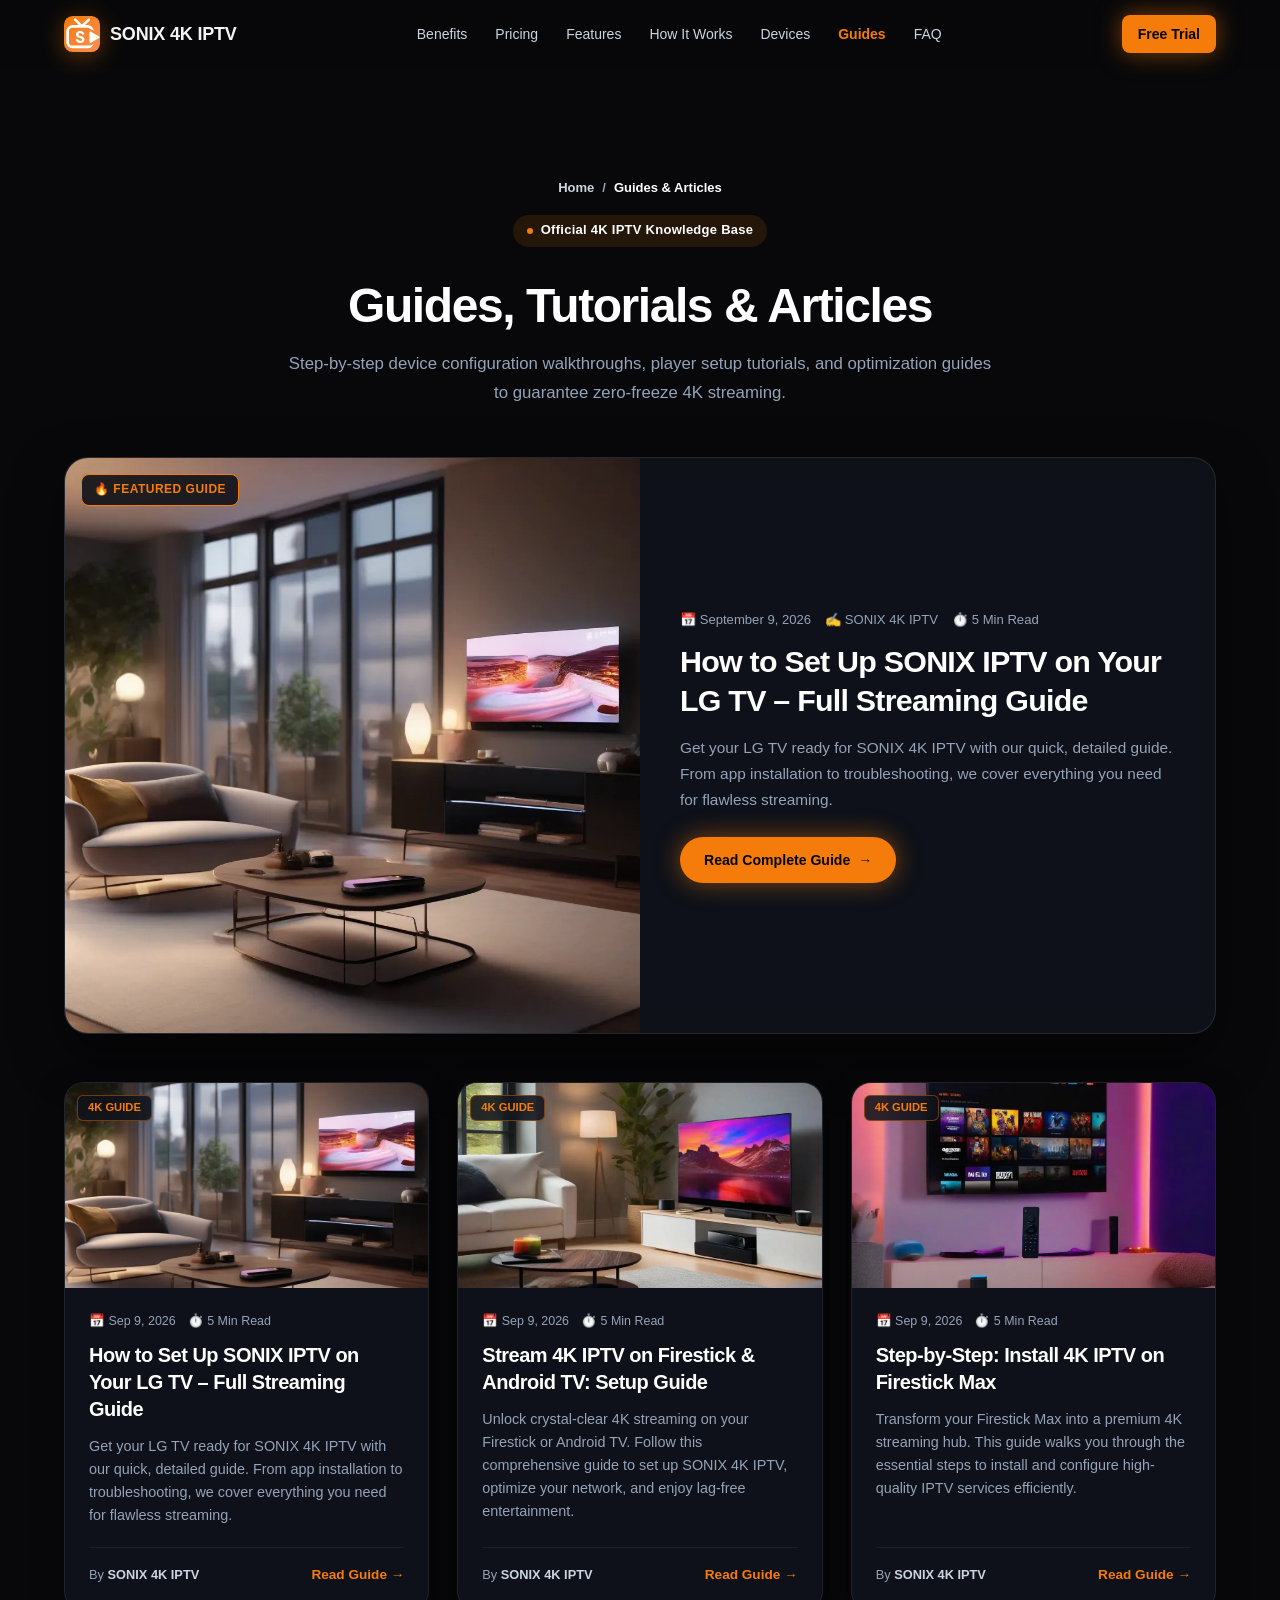
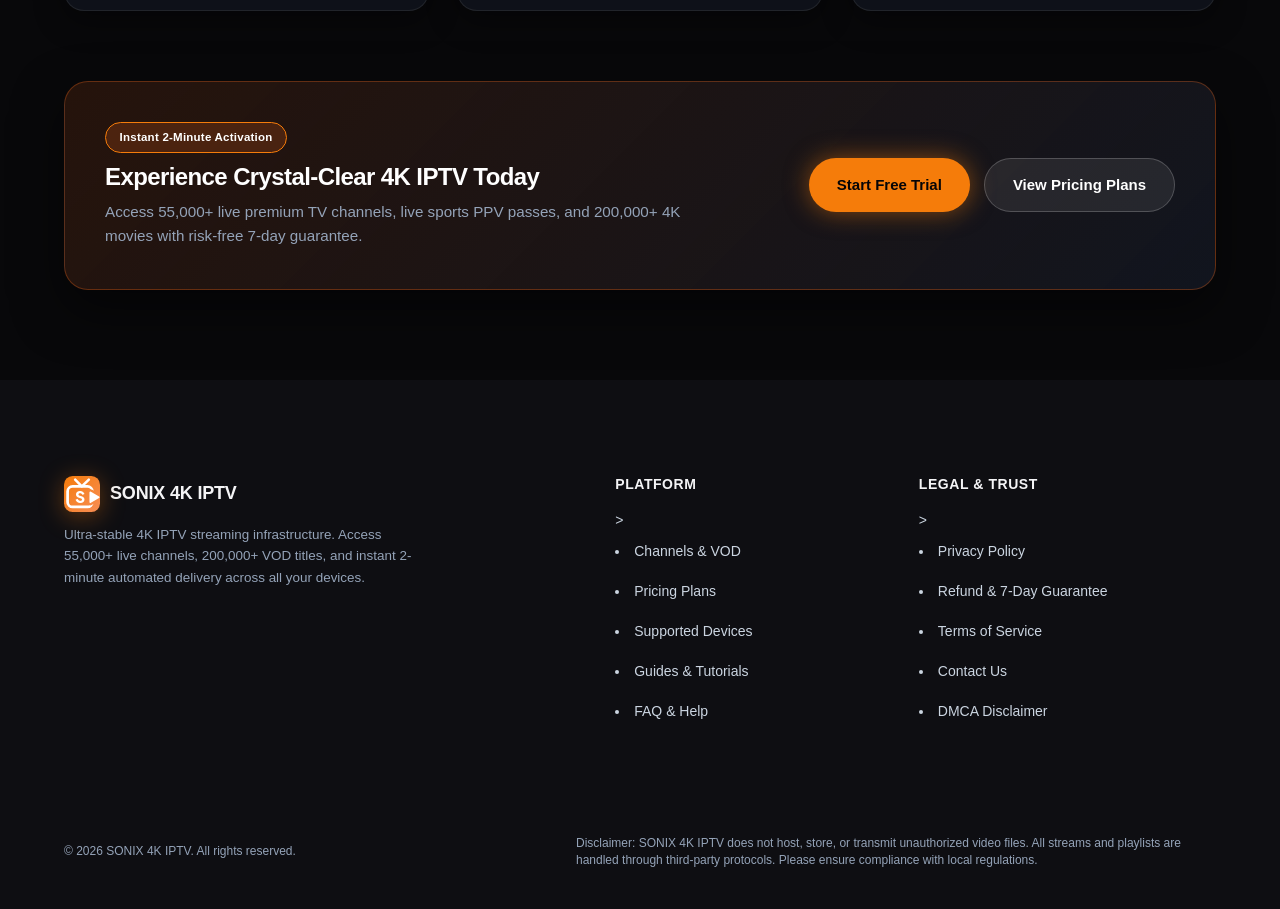
<file: guides.html>
<!DOCTYPE html>
<html lang="en" style="background-color:#08080a;color:#f4f4f6;">
<head>
  <meta charset="UTF-8">
  <meta name="viewport" content="width=device-width, initial-scale=1.0">
  
  <title>IPTV Setup Guides, Tutorials &amp; 4K Insights | SONIX 4K IPTV</title>
  <meta name="description" content="Explore official 4K IPTV setup tutorials, hardware installation guides for Firestick & Android TV, channel lineup tips, and troubleshooting articles by SONIX 4K IPTV.">
  <meta name="robots" content="index, follow">
  <link rel="canonical" href="https://sonix4k.shop/guides.html">
  <meta name="theme-color" content="#08080a">

  <!-- Open Graph -->
  <meta property="og:type" content="website">
  <meta property="og:url" content="https://sonix4k.shop/guides.html">
  <meta property="og:title" content="IPTV Setup Guides, Tutorials & 4K Insights | SONIX 4K IPTV">
  <meta property="og:description" content="Explore official 4K IPTV setup tutorials, hardware installation guides for Firestick & Android TV, channel lineup tips, and troubleshooting articles by SONIX 4K IPTV.">
  <meta property="og:image" content="https://sonix4k.shop/assets/images/features/feature-iptv.webp">

  <!-- Twitter Card -->
  <meta name="twitter:card" content="summary_large_image">
  <meta name="twitter:title" content="IPTV Setup Guides, Tutorials & 4K Insights | SONIX 4K IPTV">
  <meta name="twitter:description" content="Explore official 4K IPTV setup tutorials, hardware installation guides for Firestick & Android TV, channel lineup tips, and troubleshooting articles by SONIX 4K IPTV.">
  <meta name="twitter:image" content="https://sonix4k.shop/assets/images/features/feature-iptv.webp">

  <!-- Self-Hosted Critical Variable Font loaded via style.min.css with font-display: swap -->

  <!-- Main Stylesheet -->
  <link rel="stylesheet" href="/css/style.min.css?v=22.0">

  <!-- Structured Data: BreadcrumbList & CollectionPage -->
  <script type="application/ld+json">
  {
    "@context": "https://schema.org",
    "@type": "CollectionPage",
    "name": "IPTV Setup Guides & Tutorials | SONIX 4K IPTV",
    "url": "https://sonix4k.shop/guides.html",
    "description": "Step-by-step 4K IPTV installation tutorials and hardware setup guides.",
    "breadcrumb": {
      "@type": "BreadcrumbList",
      "itemListElement": [
        {
          "@type": "ListItem",
          "position": 1,
          "name": "Home",
          "item": "https://sonix4k.shop/"
        },
        {
          "@type": "ListItem",
          "position": 2,
          "name": "Guides & Articles",
          "item": "https://sonix4k.shop/guides.html"
        }
      ]
    }
  }
  </script>

  <!-- Pure SVG Dynamic Brand Favicon & App Icons (Google SEO Compliant) -->
  <link rel="icon" type="image/svg+xml" href="data:image/svg+xml;utf8,%3Csvg%20xmlns%3D%22http%3A%2F%2Fwww.w3.org%2F2000%2Fsvg%22%20viewBox%3D%220%200%20100%20100%22%20width%3D%22100%25%22%20height%3D%22100%25%22%3E%0A%20%20%3Cdefs%3E%0A%20%20%20%20%3ClinearGradient%20id%3D%22tvkixBrandGrad%22%20x1%3D%220%25%22%20y1%3D%220%25%22%20x2%3D%22100%25%22%20y2%3D%22100%25%22%3E%0A%20%20%20%20%20%20%3Cstop%20offset%3D%220%25%22%20stop-color%3D%22%23f57c0a%22%2F%3E%0A%20%20%20%20%20%20%3Cstop%20offset%3D%22100%25%22%20stop-color%3D%22%23f78d55%22%2F%3E%0A%20%20%20%20%3C%2FlinearGradient%3E%0A%20%20%20%20%3Cmask%20id%3D%22tvCutout_e4zl40%22%3E%0A%20%20%20%20%20%20%3Crect%20width%3D%22100%22%20height%3D%22100%22%20fill%3D%22%23ffffff%22%2F%3E%0A%20%20%20%20%20%20%3Cpath%20d%3D%22M%2073.5%2046%20L%2096%2059%20L%2073.5%2072%20Z%22%20fill%3D%22%23000000%22%20stroke%3D%22%23000000%22%20stroke-width%3D%2218.5%22%20stroke-linejoin%3D%22round%22%20stroke-linecap%3D%22round%22%2F%3E%0A%20%20%20%20%3C%2Fmask%3E%0A%20%20%3C%2Fdefs%3E%0A%20%20%3Crect%20width%3D%22100%22%20height%3D%22100%22%20rx%3D%2224%22%20fill%3D%22url(%23tvkixBrandGrad)%22%2F%3E%0A%20%20%3Cpath%20d%3D%22M%2031%2010%20L%2049.5%2029%20L%2069%2010%22%20fill%3D%22none%22%20stroke%3D%22%23ffffff%22%20stroke-width%3D%227%22%20stroke-linecap%3D%22round%22%20stroke-linejoin%3D%22round%22%2F%3E%0A%20%20%3Crect%20x%3D%2210%22%20y%3D%2229%22%20width%3D%2269%22%20height%3D%2257%22%20rx%3D%2214%22%20fill%3D%22none%22%20stroke%3D%22%23ffffff%22%20stroke-width%3D%227.5%22%20stroke-linejoin%3D%22round%22%20stroke-linecap%3D%22round%22%20mask%3D%22url(%23tvCutout_e4zl40)%22%2F%3E%0A%20%20%3Cpath%20d%3D%22M%2073.5%2046%20L%2096%2059%20L%2073.5%2072%20Z%22%20fill%3D%22%23ffffff%22%20stroke%3D%22%23ffffff%22%20stroke-width%3D%225.5%22%20stroke-linejoin%3D%22round%22%20stroke-linecap%3D%22round%22%2F%3E%0A%20%20%3Ctext%20x%3D%2244%22%20y%3D%2258%22%20font-family%3D%22-apple-system%2C%20BlinkMacSystemFont%2C%20'Plus%20Jakarta%20Sans'%2C%20'Arial%20Black'%2C%20'Montserrat'%2C%20sans-serif%22%20font-size%3D%2244%22%20font-weight%3D%22900%22%20fill%3D%22%23ffffff%22%20text-anchor%3D%22middle%22%20dominant-baseline%3D%22central%22%3ES%3C%2Ftext%3E%0A%3C%2Fsvg%3E">
  <link rel="alternate icon" type="image/svg+xml" href="/assets/favicon.svg">
  <link rel="apple-touch-icon" href="data:image/svg+xml;utf8,%3Csvg%20xmlns%3D%22http%3A%2F%2Fwww.w3.org%2F2000%2Fsvg%22%20viewBox%3D%220%200%20100%20100%22%20width%3D%22100%25%22%20height%3D%22100%25%22%3E%0A%20%20%3Cdefs%3E%0A%20%20%20%20%3ClinearGradient%20id%3D%22tvkixBrandGrad%22%20x1%3D%220%25%22%20y1%3D%220%25%22%20x2%3D%22100%25%22%20y2%3D%22100%25%22%3E%0A%20%20%20%20%20%20%3Cstop%20offset%3D%220%25%22%20stop-color%3D%22%23f57c0a%22%2F%3E%0A%20%20%20%20%20%20%3Cstop%20offset%3D%22100%25%22%20stop-color%3D%22%23f78d55%22%2F%3E%0A%20%20%20%20%3C%2FlinearGradient%3E%0A%20%20%20%20%3Cmask%20id%3D%22tvCutout_e4zl40%22%3E%0A%20%20%20%20%20%20%3Crect%20width%3D%22100%22%20height%3D%22100%22%20fill%3D%22%23ffffff%22%2F%3E%0A%20%20%20%20%20%20%3Cpath%20d%3D%22M%2073.5%2046%20L%2096%2059%20L%2073.5%2072%20Z%22%20fill%3D%22%23000000%22%20stroke%3D%22%23000000%22%20stroke-width%3D%2218.5%22%20stroke-linejoin%3D%22round%22%20stroke-linecap%3D%22round%22%2F%3E%0A%20%20%20%20%3C%2Fmask%3E%0A%20%20%3C%2Fdefs%3E%0A%20%20%3Crect%20width%3D%22100%22%20height%3D%22100%22%20rx%3D%2224%22%20fill%3D%22url(%23tvkixBrandGrad)%22%2F%3E%0A%20%20%3Cpath%20d%3D%22M%2031%2010%20L%2049.5%2029%20L%2069%2010%22%20fill%3D%22none%22%20stroke%3D%22%23ffffff%22%20stroke-width%3D%227%22%20stroke-linecap%3D%22round%22%20stroke-linejoin%3D%22round%22%2F%3E%0A%20%20%3Crect%20x%3D%2210%22%20y%3D%2229%22%20width%3D%2269%22%20height%3D%2257%22%20rx%3D%2214%22%20fill%3D%22none%22%20stroke%3D%22%23ffffff%22%20stroke-width%3D%227.5%22%20stroke-linejoin%3D%22round%22%20stroke-linecap%3D%22round%22%20mask%3D%22url(%23tvCutout_e4zl40)%22%2F%3E%0A%20%20%3Cpath%20d%3D%22M%2073.5%2046%20L%2096%2059%20L%2073.5%2072%20Z%22%20fill%3D%22%23ffffff%22%20stroke%3D%22%23ffffff%22%20stroke-width%3D%225.5%22%20stroke-linejoin%3D%22round%22%20stroke-linecap%3D%22round%22%2F%3E%0A%20%20%3Ctext%20x%3D%2244%22%20y%3D%2258%22%20font-family%3D%22-apple-system%2C%20BlinkMacSystemFont%2C%20'Plus%20Jakarta%20Sans'%2C%20'Arial%20Black'%2C%20'Montserrat'%2C%20sans-serif%22%20font-size%3D%2244%22%20font-weight%3D%22900%22%20fill%3D%22%23ffffff%22%20text-anchor%3D%22middle%22%20dominant-baseline%3D%22central%22%3ES%3C%2Ftext%3E%0A%3C%2Fsvg%3E">
  <link rel="manifest" href="site.webmanifest">

    <style id="site-dynamic-theme">
        :root {
            --accent: #f57c0a !important;
            --accent-hover: #f78d55 !important;
            --accent-text: #ffffff !important;
            --accent-light: rgba(245, 124, 10, 0.12) !important;
            --primary: #f57c0a !important;
            --primary-glow: rgba(245, 124, 10, 0.44) !important;
            --brand-r: 245;
            --brand-g: 124;
            --brand-b: 10;
            font-family: 'Inter', -apple-system, sans-serif !important;
        }
        /* Header & Logo Pure SVG Mark */
        .logo-icon {
            width: 36px !important;
            height: 36px !important;
            background: transparent !important;
            border: none !important;
            padding: 0 !important;
            display: inline-flex !important;
            align-items: center !important;
            justify-content: center !important;
            box-shadow: none !important;
            filter: drop-shadow(0 4px 12px rgba(245, 124, 10, 0.38)) !important;
            transition: transform 0.2s ease, filter 0.2s ease !important;
            flex-shrink: 0 !important;
        }
        .brand-logo:hover .logo-icon {
            transform: scale(1.06) !important;
            filter: drop-shadow(0 6px 18px rgba(245, 124, 10, 0.6)) !important;
        }
        .logo-icon svg {
            width: 100% !important;
            height: 100% !important;
            display: block !important;
        }
        .brand-accent, .accent-mark { color: #f57c0a !important; }
        .btn-pill-primary, .btn-pill-primary span, .btn-pill-primary:link, .btn-pill-primary:visited, .btn-primary { 
            background: #f57c0a !important; 
            color: #050507 !important; 
            font-weight: 800 !important; 
            box-shadow: 0 0 25px rgba(245, 124, 10, 0.5) !important; 
        }
        .footer-link:hover, .policy-breadcrumbs a:hover { color: #f57c0a !important; }
        :focus-visible { outline: 2px solid #f57c0a !important; }
        /* Custom theme for SONIX 4K IPTV */
    </style>
    
</head>
<body style="background-color:#08080a;">

  <!-- =========================================================================
       HEADER
       ========================================================================= -->
  <header class="site-header">
    <div class="container header-container">
      <a href="index.html" class="brand-logo" aria-label="SONIX 4K IPTV Homepage">
        <span class="logo-icon" aria-hidden="true"><svg xmlns="http://www.w3.org/2000/svg" viewBox="0 0 100 100" width="100%" height="100%">
  <defs>
    <linearGradient id="tvkixBrandGrad" x1="0%" y1="0%" x2="100%" y2="100%">
      <stop offset="0%" stop-color="#f57c0a"/>
      <stop offset="100%" stop-color="#f78d55"/>
    </linearGradient>
    <mask id="tvCutout_okevvf">
      <rect width="100" height="100" fill="#ffffff"/>
      <path d="M 73.5 46 L 96 59 L 73.5 72 Z" fill="#000000" stroke="#000000" stroke-width="18.5" stroke-linejoin="round" stroke-linecap="round"/>
    </mask>
  </defs>
  <rect width="100" height="100" rx="24" fill="url(#tvkixBrandGrad)"/>
  <path d="M 31 10 L 49.5 29 L 69 10" fill="none" stroke="#ffffff" stroke-width="7" stroke-linecap="round" stroke-linejoin="round"/>
  <rect x="10" y="29" width="69" height="57" rx="14" fill="none" stroke="#ffffff" stroke-width="7.5" stroke-linejoin="round" stroke-linecap="round" mask="url(#tvCutout_okevvf)"/>
  <path d="M 73.5 46 L 96 59 L 73.5 72 Z" fill="#ffffff" stroke="#ffffff" stroke-width="5.5" stroke-linejoin="round" stroke-linecap="round"/>
  <text x="44" y="58" font-family="-apple-system, BlinkMacSystemFont, 'Plus Jakarta Sans', 'Arial Black', 'Montserrat', sans-serif" font-size="44" font-weight="900" fill="#ffffff" text-anchor="middle" dominant-baseline="central">S</text>
</svg></span>
        <span>SONIX 4K IPTV</span>
      </a>

      <nav class="nav-menu" aria-label="Main Navigation">
        <a href="index.html#benefits" class="nav-link">Benefits</a>
        <a href="index.html#pricing" class="nav-link">Pricing</a>
        <a href="index.html#features" class="nav-link">Features</a>
        <a href="index.html#how-it-works" class="nav-link">How It Works</a>
        <a href="index.html#compatibility" class="nav-link">Devices</a>
        <a href="guides.html" class="nav-link active" style="color: var(--accent); font-weight: 600;">Guides</a>
        <a href="index.html#faq" class="nav-link">FAQ</a>
      </nav>

      <div class="header-actions">
        <a href="/trial" rel="nofollow noopener noreferrer" class="btn btn-primary btn-sm">Free Trial</a>
      </div>
    </div>
  </header>

  <!-- =========================================================================
       HERO / HEADER SECTION
       ========================================================================= -->
  <main class="policy-page-wrapper" style="padding-top: 110px; padding-bottom: 90px;">
    <div class="container">
      <div class="policy-header" style="max-width: 860px; margin: 0 auto 50px auto; text-align: center;">
        <div class="policy-breadcrumbs" style="justify-content: center; margin-bottom: 16px;">
          <a href="index.html">Home</a>
          <span>/</span>
          <span style="color: #fff;">Guides &amp; Articles</span>
        </div>
        <div class="pill-badge" style="display: inline-flex; align-items: center; gap: 8px; margin-bottom: 18px;">
          <span class="dot" aria-hidden="true"></span>
          <span>Official 4K IPTV Knowledge Base</span>
        </div>
        <h1 style="font-size: clamp(2rem, 4vw, 3rem); font-weight: 800; line-height: 1.2; margin-bottom: 16px;">
          Guides, Tutorials &amp; Articles
        </h1>
        <p style="font-size: 1.05rem; color: #94a3b8; line-height: 1.7; max-width: 720px; margin: 0 auto;">
          Step-by-step device configuration walkthroughs, player setup tutorials, and optimization guides to guarantee zero-freeze 4K streaming.
        </p>
      </div>

      <!-- DYNAMIC GUIDES CONTAINER -->
      <!-- {{GUIDES_DYNAMIC_CONTENT}} -->
      <div id="guides-container">

        
        <div style="margin-bottom: 48px; background: rgba(18, 22, 32, 0.7); border: 1px solid rgba(255, 255, 255, 0.1); border-radius: 24px; overflow: hidden; display: grid; grid-template-columns: repeat(auto-fit, minmax(320px, 1fr)); backdrop-filter: blur(16px); box-shadow: 0 20px 50px rgba(0,0,0,0.5);">
          <a href="sonix-iptv-lg-setup-guide.html" style="display: block; position: relative; overflow: hidden; min-height: 280px; background: #08090d;">
            <img src="/images/posts/sonix-iptv-lg-setup-guide-1788959746123.webp" alt="How to Set Up SONIX IPTV on Your LG TV – Full Streaming Guide" style="width: 100%; height: 100%; object-fit: cover; display: block;" loading="lazy">
            <span style="position: absolute; top: 16px; left: 16px; background: rgba(15, 18, 25, 0.9); backdrop-filter: blur(10px); border: 1px solid #f57c0a; color: #f57c0a; padding: 5px 12px; border-radius: 8px; font-size: 0.75rem; font-weight: 800; letter-spacing: 0.5px;">🔥 FEATURED GUIDE</span>
          </a>
          <div style="padding: clamp(24px, 4vw, 40px); display: flex; flex-direction: column; justify-content: center;">
            <div style="display: flex; gap: 14px; font-size: 0.82rem; color: #94a3b8; margin-bottom: 12px; align-items: center;">
              <span>📅 September 9, 2026</span>
              <span>✍️ SONIX 4K IPTV</span>
              <span>⏱️ 5 Min Read</span>
            </div>
            <h2 style="font-size: clamp(1.4rem, 2.5vw, 1.9rem); font-weight: 800; line-height: 1.3; margin-bottom: 14px;">
              <a href="sonix-iptv-lg-setup-guide.html" style="color: #fff; text-decoration: none;">How to Set Up SONIX IPTV on Your LG TV – Full Streaming Guide</a>
            </h2>
            <p style="color: #94a3b8; font-size: 0.96rem; line-height: 1.7; margin-bottom: 24px;">
              Get your LG TV ready for SONIX 4K IPTV with our quick, detailed guide. From app installation to troubleshooting, we cover everything you need for flawless streaming.
            </p>
            <div>
              <a href="sonix-iptv-lg-setup-guide.html" class="btn btn-primary btn-sm" style="background: #f57c0a; color: #fff; padding: 12px 24px; border-radius: 9999px; text-decoration: none; font-weight: 700; font-size: 0.88rem; display: inline-flex; align-items: center; gap: 8px; box-shadow: 0 0 20px #f57c0a44;">
                <span>Read Complete Guide</span>
                <span>&rarr;</span>
              </a>
            </div>
          </div>
        </div>
        <div style="display: grid; grid-template-columns: repeat(auto-fill, minmax(320px, 1fr)); gap: 28px;">
          
            <article style="background: rgba(18, 22, 32, 0.7); border: 1px solid rgba(255, 255, 255, 0.08); border-radius: 20px; overflow: hidden; display: flex; flex-direction: column; transition: transform 0.2s ease, border-color 0.2s ease; box-shadow: 0 10px 30px rgba(0,0,0,0.4);">
              <a href="sonix-iptv-lg-setup-guide.html" style="position: relative; display: block; overflow: hidden; aspect-ratio: 16/9; background: #0a0c10;">
                <img src="/images/posts/sonix-iptv-lg-setup-guide-1788959746123.webp" alt="How to Set Up SONIX IPTV on Your LG TV – Full Streaming Guide" style="width: 100%; height: 100%; object-fit: cover;" loading="lazy">
                <span style="position: absolute; top: 12px; left: 12px; background: rgba(15, 18, 25, 0.85); backdrop-filter: blur(8px); border: 1px solid #f57c0a66; color: #f57c0a; padding: 3px 10px; border-radius: 6px; font-size: 0.7rem; font-weight: 700;">4K GUIDE</span>
              </a>
              <div style="padding: 24px; display: flex; flex-direction: column; flex-grow: 1;">
                <div style="display: flex; gap: 12px; font-size: 0.78rem; color: #94a3b8; margin-bottom: 10px;">
                  <span>📅 Sep 9, 2026</span>
                  <span>⏱️ 5 Min Read</span>
                </div>
                <h3 style="font-size: 1.25rem; font-weight: 700; line-height: 1.35; margin-bottom: 12px;">
                  <a href="sonix-iptv-lg-setup-guide.html" style="color: #fff; text-decoration: none;">How to Set Up SONIX IPTV on Your LG TV – Full Streaming Guide</a>
                </h3>
                <p style="color: #94a3b8; font-size: 0.9rem; line-height: 1.6; margin-bottom: 20px; flex-grow: 1;">
                  Get your LG TV ready for SONIX 4K IPTV with our quick, detailed guide. From app installation to troubleshooting, we cover everything you need for flawless streaming.
                </p>
                <div style="display: flex; align-items: center; justify-content: space-between; border-top: 1px solid rgba(255,255,255,0.06); padding-top: 16px; margin-top: auto;">
                  <span style="font-size: 0.8rem; color: #94a3b8;">By <strong style="color: #cbd5e1;">SONIX 4K IPTV</strong></span>
                  <a href="sonix-iptv-lg-setup-guide.html" style="color: #f57c0a; font-weight: 700; font-size: 0.85rem; text-decoration: none; display: flex; align-items: center; gap: 4px;">Read Guide &rarr;</a>
                </div>
              </div>
            </article>
            <article style="background: rgba(18, 22, 32, 0.7); border: 1px solid rgba(255, 255, 255, 0.08); border-radius: 20px; overflow: hidden; display: flex; flex-direction: column; transition: transform 0.2s ease, border-color 0.2s ease; box-shadow: 0 10px 30px rgba(0,0,0,0.4);">
              <a href="setup-4k-iptv-firestick-android-sonix.html" style="position: relative; display: block; overflow: hidden; aspect-ratio: 16/9; background: #0a0c10;">
                <img src="/images/posts/setup-4k-iptv-firestick-android-sonix-1788955259004.webp" alt="Stream 4K IPTV on Firestick & Android TV: Setup Guide" style="width: 100%; height: 100%; object-fit: cover;" loading="lazy">
                <span style="position: absolute; top: 12px; left: 12px; background: rgba(15, 18, 25, 0.85); backdrop-filter: blur(8px); border: 1px solid #f57c0a66; color: #f57c0a; padding: 3px 10px; border-radius: 6px; font-size: 0.7rem; font-weight: 700;">4K GUIDE</span>
              </a>
              <div style="padding: 24px; display: flex; flex-direction: column; flex-grow: 1;">
                <div style="display: flex; gap: 12px; font-size: 0.78rem; color: #94a3b8; margin-bottom: 10px;">
                  <span>📅 Sep 9, 2026</span>
                  <span>⏱️ 5 Min Read</span>
                </div>
                <h3 style="font-size: 1.25rem; font-weight: 700; line-height: 1.35; margin-bottom: 12px;">
                  <a href="setup-4k-iptv-firestick-android-sonix.html" style="color: #fff; text-decoration: none;">Stream 4K IPTV on Firestick &amp; Android TV: Setup Guide</a>
                </h3>
                <p style="color: #94a3b8; font-size: 0.9rem; line-height: 1.6; margin-bottom: 20px; flex-grow: 1;">
                  Unlock crystal-clear 4K streaming on your Firestick or Android TV. Follow this comprehensive guide to set up SONIX 4K IPTV, optimize your network, and enjoy lag-free entertainment.
                </p>
                <div style="display: flex; align-items: center; justify-content: space-between; border-top: 1px solid rgba(255,255,255,0.06); padding-top: 16px; margin-top: auto;">
                  <span style="font-size: 0.8rem; color: #94a3b8;">By <strong style="color: #cbd5e1;">SONIX 4K IPTV</strong></span>
                  <a href="setup-4k-iptv-firestick-android-sonix.html" style="color: #f57c0a; font-weight: 700; font-size: 0.85rem; text-decoration: none; display: flex; align-items: center; gap: 4px;">Read Guide &rarr;</a>
                </div>
              </div>
            </article>
            <article style="background: rgba(18, 22, 32, 0.7); border: 1px solid rgba(255, 255, 255, 0.08); border-radius: 20px; overflow: hidden; display: flex; flex-direction: column; transition: transform 0.2s ease, border-color 0.2s ease; box-shadow: 0 10px 30px rgba(0,0,0,0.4);">
              <a href="install-4k-iptv-firestick-max.html" style="position: relative; display: block; overflow: hidden; aspect-ratio: 16/9; background: #0a0c10;">
                <img src="/images/posts/install-4k-iptv-firestick-max-1788953685622.webp" alt="Step-by-Step: Install 4K IPTV on Firestick Max" style="width: 100%; height: 100%; object-fit: cover;" loading="lazy">
                <span style="position: absolute; top: 12px; left: 12px; background: rgba(15, 18, 25, 0.85); backdrop-filter: blur(8px); border: 1px solid #f57c0a66; color: #f57c0a; padding: 3px 10px; border-radius: 6px; font-size: 0.7rem; font-weight: 700;">4K GUIDE</span>
              </a>
              <div style="padding: 24px; display: flex; flex-direction: column; flex-grow: 1;">
                <div style="display: flex; gap: 12px; font-size: 0.78rem; color: #94a3b8; margin-bottom: 10px;">
                  <span>📅 Sep 9, 2026</span>
                  <span>⏱️ 5 Min Read</span>
                </div>
                <h3 style="font-size: 1.25rem; font-weight: 700; line-height: 1.35; margin-bottom: 12px;">
                  <a href="install-4k-iptv-firestick-max.html" style="color: #fff; text-decoration: none;">Step-by-Step: Install 4K IPTV on Firestick Max</a>
                </h3>
                <p style="color: #94a3b8; font-size: 0.9rem; line-height: 1.6; margin-bottom: 20px; flex-grow: 1;">
                  Transform your Firestick Max into a premium 4K streaming hub. This guide walks you through the essential steps to install and configure high-quality IPTV services efficiently.
                </p>
                <div style="display: flex; align-items: center; justify-content: space-between; border-top: 1px solid rgba(255,255,255,0.06); padding-top: 16px; margin-top: auto;">
                  <span style="font-size: 0.8rem; color: #94a3b8;">By <strong style="color: #cbd5e1;">SONIX 4K IPTV</strong></span>
                  <a href="install-4k-iptv-firestick-max.html" style="color: #f57c0a; font-weight: 700; font-size: 0.85rem; text-decoration: none; display: flex; align-items: center; gap: 4px;">Read Guide &rarr;</a>
                </div>
              </div>
            </article>
        </div>
</div>

      <!-- CTA BANNER -->
      <div class="policy-cta-box" style="margin-top: 70px; background: linear-gradient(135deg, rgba(255,106,26,0.12) 0%, rgba(18,22,32,0.95) 100%); border: 1px solid rgba(255,106,26,0.3); border-radius: 24px; padding: 40px; display: flex; justify-content: space-between; align-items: center; flex-wrap: wrap; gap: 24px; box-shadow: 0 20px 50px rgba(0,0,0,0.5);">
        <div>
          <div class="pill-badge" style="background: rgba(255,106,26,0.18); border: 1px solid var(--accent); color: #fff; margin-bottom: 10px; font-size: 0.72rem;">
            <span>Instant 2-Minute Activation</span>
          </div>
          <h3 style="font-size: 1.5rem; font-weight: 800; color: #fff; margin-bottom: 8px;">Experience Crystal-Clear 4K IPTV Today</h3>
          <p style="color: #94a3b8; font-size: 0.95rem; margin: 0; max-width: 580px;">Access 55,000+ live premium TV channels, live sports PPV passes, and 200,000+ 4K movies with risk-free 7-day guarantee.</p>
        </div>
        <div style="display: flex; gap: 14px; flex-wrap: wrap;">
          <a href="/trial" rel="nofollow noopener noreferrer" class="btn btn-primary" style="padding: 14px 28px; font-weight: 700; border-radius: 9999px;">Start Free Trial</a>
          <a href="/order" rel="nofollow noopener noreferrer" class="btn" style="background: rgba(255,255,255,0.08); border: 1px solid rgba(255,255,255,0.2); padding: 14px 28px; font-weight: 600; color: #fff; border-radius: 9999px;">View Pricing Plans</a>
        </div>
      </div>
    </div>
  </main>

  <!-- =========================================================================
       FOOTER
       ========================================================================= -->
  <footer class="site-footer">
    <div class="container">
      <div class="footer-grid">
        <!-- Brand & Mission -->
        <div class="footer-brand">
          <a href="index.html" class="brand-logo" aria-label="SONIX 4K IPTV Homepage">
            <span class="logo-icon" aria-hidden="true"><svg xmlns="http://www.w3.org/2000/svg" viewBox="0 0 100 100" width="100%" height="100%">
  <defs>
    <linearGradient id="tvkixBrandGrad" x1="0%" y1="0%" x2="100%" y2="100%">
      <stop offset="0%" stop-color="#f57c0a"/>
      <stop offset="100%" stop-color="#f78d55"/>
    </linearGradient>
    <mask id="tvCutout_okevvf">
      <rect width="100" height="100" fill="#ffffff"/>
      <path d="M 73.5 46 L 96 59 L 73.5 72 Z" fill="#000000" stroke="#000000" stroke-width="18.5" stroke-linejoin="round" stroke-linecap="round"/>
    </mask>
  </defs>
  <rect width="100" height="100" rx="24" fill="url(#tvkixBrandGrad)"/>
  <path d="M 31 10 L 49.5 29 L 69 10" fill="none" stroke="#ffffff" stroke-width="7" stroke-linecap="round" stroke-linejoin="round"/>
  <rect x="10" y="29" width="69" height="57" rx="14" fill="none" stroke="#ffffff" stroke-width="7.5" stroke-linejoin="round" stroke-linecap="round" mask="url(#tvCutout_okevvf)"/>
  <path d="M 73.5 46 L 96 59 L 73.5 72 Z" fill="#ffffff" stroke="#ffffff" stroke-width="5.5" stroke-linejoin="round" stroke-linecap="round"/>
  <text x="44" y="58" font-family="-apple-system, BlinkMacSystemFont, 'Plus Jakarta Sans', 'Arial Black', 'Montserrat', sans-serif" font-size="44" font-weight="900" fill="#ffffff" text-anchor="middle" dominant-baseline="central">S</text>
</svg></span>
            <span>SONIX 4K IPTV</span>
          </a>
          <p>
            Ultra-stable 4K IPTV streaming infrastructure. Access 55,000+ live channels, 200,000+ VOD titles, and instant 2-minute automated delivery across all your devices.
          </p>
        </div>

        <!-- Platform Navigation -->
        <div>
          <h3 class="footer-col-title">Platform</h3>>
            <li><a href="index.html#features" class="footer-link">Channels &amp; VOD</a></li>
            <li><a href="index.html#pricing" class="footer-link">Pricing Plans</a></li>
            <li><a href="index.html#compatibility" class="footer-link">Supported Devices</a></li>
            <li><a href="guides.html" class="footer-link">Guides &amp; Tutorials</a></li>
            <li><a href="index.html#faq" class="footer-link">FAQ &amp; Help</a></li>
          </ul>
        </div>

        <!-- Essential Legal & Support Pages (Google SEO) -->
        <div>
          <h3 class="footer-col-title">Legal &amp; Trust</h3>>
            <li><a href="privacy-policy.html" class="footer-link">Privacy Policy</a></li>
            <li><a href="refund-policy.html" class="footer-link">Refund &amp; 7-Day Guarantee</a></li>
            <li><a href="terms.html" class="footer-link">Terms of Service</a></li>
            <li><a href="contact.html" class="footer-link">Contact Us</a></li>
            <li><a href="dmca.html" class="footer-link">DMCA Disclaimer</a></li>
          </ul>
        </div>
      </div>

      <div class="footer-bottom">
        <div>&copy; 2026 SONIX 4K IPTV. All rights reserved.</div>
        <div class="footer-disclaimer">
          Disclaimer: SONIX 4K IPTV does not host, store, or transmit unauthorized video files. All streams and playlists are handled through third-party protocols. Please ensure compliance with local regulations.
        </div>
      </div>
    </div>
  </footer>


    <!-- SATELLITE ON-SITE MODAL POPUP SYSTEM (Trial & Pay) -->
    <div id="sat-modal-overlay" class="sat-modal-overlay" aria-hidden="true" role="dialog" aria-modal="true">
        <div class="sat-modal-backdrop" onclick="closeSiteModal()"></div>
        <div class="sat-modal-container" role="document">
            
            <!-- Modal Header -->
            <div class="sat-modal-header">
                <div class="sat-tab-switch">
                    <button type="button" class="sat-tab-btn active" id="sat-tab-trial" onclick="switchSiteModalTab('trial')">
                        <span class="sat-tab-dot"></span>
                        <span>Free Trial</span>
                    </button>
                    <button type="button" class="sat-tab-btn" id="sat-tab-order" onclick="switchSiteModalTab('order')">
                        <svg width="15" height="15" viewBox="0 0 24 24" fill="none" stroke="currentColor" stroke-width="2" stroke-linecap="round" stroke-linejoin="round" style="margin-right:6px;"><rect x="2" y="5" width="20" height="14" rx="2"/><line x1="2" y1="10" x2="22" y2="10"/></svg>
                        <span>Plans</span>
                    </button>
                </div>
                <button type="button" class="sat-modal-close" onclick="closeSiteModal()" aria-label="Close modal">
                    <svg width="14" height="14" viewBox="0 0 24 24" fill="none" stroke="currentColor" stroke-width="2.5" stroke-linecap="round" stroke-linejoin="round"><line x1="18" y1="6" x2="6" y2="18"></line><line x1="6" y1="6" x2="18" y2="18"></line></svg>
                </button>
            </div>

            <!-- VIEW 1: FREE TRIAL -->
            <div id="sat-view-trial" class="sat-modal-view active">
                <h2 class="sat-trial-intro">Get your free 24H trial</h2>

                <!-- WhatsApp One-Click Activation (Reference UI) -->
                <a href="https://api.whatsapp.com/send?phone=19145205753&text=Hi!%20I%20would%20like%20to%20activate%20a%2024H%20free%20trial%20for%20SONIX%204K%20IPTV"
                   target="_blank" rel="noopener noreferrer" class="sat-btn-wa-activate">
                    <span class="sat-wa-btn-left">
                        <span class="sat-wa-btn-circle">
                            <svg width="19" height="19" viewBox="0 0 24 24" fill="currentColor">
                                <path d="M17.472 14.382c-.297-.149-1.758-.867-2.03-.967-.273-.099-.471-.148-.67.15-.197.297-.767.966-.94 1.164-.173.199-.347.223-.644.075-.297-.15-1.255-.463-2.39-1.475-.883-.788-1.48-1.761-1.653-2.059-.173-.297-.018-.458.13-.606.134-.133.298-.347.446-.52.149-.174.198-.298.298-.497.099-.198.05-.371-.025-.52-.075-.149-.669-1.612-.916-2.207-.242-.579-.487-.5-.669-.51-.173-.008-.371-.01-.57-.01-.198 0-.52.074-.792.372-.272.297-1.04 1.016-1.04 2.479 0 1.462 1.065 2.875 1.213 3.074.149.198 2.096 3.2 5.077 4.487.709.306 1.262.489 1.694.625.712.227 1.36.195 1.871.118.571-.085 1.758-.719 2.006-1.413.248-.694.248-1.289.173-1.413-.074-.124-.272-.198-.57-.347m-5.421 7.403h-.004a9.87 9.87 0 01-5.031-1.378l-.361-.214-3.741.982.998-3.648-.235-.374a9.86 9.86 0 01-1.51-5.26c.001-5.45 4.436-9.884 9.888-9.884 2.64 0 5.122 1.03 6.988 2.898a9.825 9.825 0 012.893 6.994c-.003 5.45-4.437 9.884-9.885 9.884m8.413-18.297A11.815 11.815 0 0012.05 0C5.495 0 .16 5.335.157 11.892c0 2.096.547 4.142 1.588 5.945L.057 24l6.305-1.654a11.882 11.882 0 005.683 1.448h.005c6.554 0 11.89-5.335 11.893-11.893a11.821 11.821 0 00-3.48-8.413z"/>
                            </svg>
                        </span>
                        <span class="sat-wa-btn-text">Activate via WhatsApp</span>
                    </span>
                    <svg class="sat-wa-btn-arrow" width="18" height="18" viewBox="0 0 24 24" fill="none" stroke="currentColor" stroke-width="2.5" stroke-linecap="round" stroke-linejoin="round">
                        <line x1="5" y1="12" x2="19" y2="12"></line>
                        <polyline points="12 5 19 12 12 19"></polyline>
                    </svg>
                </a>

                <!-- Divider: or request your 24H trial -->
                <div class="sat-trial-divider">
                    <span>or request your 24H trial</span>
                </div>

                <form id="sat-trial-form" onsubmit="submitSiteTrial(event)">
                    <!-- Row: Full Name & Email Address -->
                    <div class="sat-input-row">
                        <div class="sat-field-box">
                            <svg class="sat-field-icon" viewBox="0 0 24 24" fill="none" stroke="currentColor" stroke-width="2" stroke-linecap="round" stroke-linejoin="round">
                                <path d="M20 21v-2a4 4 0 0 0-4-4H8a4 4 0 0 0-4 4v2"></path>
                                <circle cx="12" cy="7" r="4"></circle>
                            </svg>
                            <input type="text" id="sat-trial-name" class="sat-field-input" placeholder="Full Name" autocomplete="name">
                        </div>
                        <div class="sat-field-box">
                            <svg class="sat-field-icon" viewBox="0 0 24 24" fill="none" stroke="currentColor" stroke-width="2" stroke-linecap="round" stroke-linejoin="round">
                                <rect width="20" height="16" x="2" y="4" rx="2"></rect>
                                <path d="m22 7-8.97 5.7a1.94 1.94 0 0 1-2.06 0L2 7"></path>
                            </svg>
                            <input type="email" id="sat-trial-email" class="sat-field-input" placeholder="Email Address" required autocomplete="email">
                        </div>
                    </div>

                    <!-- Select Package -->
                    <div class="sat-package-section">
                        <div class="sat-package-label">
                            <svg viewBox="0 0 24 24" fill="none" stroke="#10b981" stroke-width="2" stroke-linecap="round" stroke-linejoin="round">
                                <circle cx="12" cy="12" r="10"></circle>
                                <line x1="2" y1="12" x2="22" y2="12"></line>
                                <path d="M12 2a15.3 15.3 0 0 1 4 10 15.3 15.3 0 0 1-4 10 15.3 15.3 0 0 1-4-10 15.3 15.3 0 0 1 4-10z"></path>
                            </svg>
                            <span>Select Package</span>
                        </div>
                        <div class="sat-package-grid">
                            <button type="button" class="sat-pkg-btn is-active" id="sat-pkg-worldwide" data-pkg="Worldwide" onclick="selectSitePackage('Worldwide')">Worldwide</button>
                            <button type="button" class="sat-pkg-btn" id="sat-pkg-english" data-pkg="English" onclick="selectSitePackage('English')">English</button>
                            <button type="button" class="sat-pkg-btn" id="sat-pkg-europe" data-pkg="Europe" onclick="selectSitePackage('Europe')">Europe</button>
                        </div>
                        <input type="hidden" id="sat-selected-pkg" value="Worldwide">
                    </div>

                    <!-- Preferred Device (Optional) -->
                    <div class="sat-form-group">
                        <label class="sat-label-sub" for="sat-trial-device">Preferred Device <span class="sat-opt">(Optional)</span></label>
                        <div class="sat-field-box sat-select-box">
                            <svg class="sat-field-icon" viewBox="0 0 24 24" fill="none" stroke="currentColor" stroke-width="2" stroke-linecap="round" stroke-linejoin="round">
                                <rect width="20" height="15" x="2" y="3" rx="2"></rect>
                                <polyline points="17 21 12 18 7 21"></polyline>
                            </svg>
                            <select id="sat-trial-device" class="sat-field-select">
                                <option value="Firestick / Fire TV">Firestick / Fire TV</option>
                                <option value="Android TV / Box / Google TV">Android TV / Google TV</option>
                                <option value="Smart TV (Samsung / LG)">Smart TV (Samsung / LG)</option>
                                <option value="Apple TV / iOS">Apple TV / iOS</option>
                                <option value="Windows PC / Mac">Windows PC / Mac</option>
                                <option value="MAG Box / Formuler">MAG Box / Formuler</option>
                                <option value="Other / General M3U">Other / General M3U</option>
                            </select>
                            <svg class="sat-select-chevron" viewBox="0 0 24 24" fill="none" stroke="currentColor" stroke-width="2.5" stroke-linecap="round" stroke-linejoin="round">
                                <polyline points="6 9 12 15 18 9"></polyline>
                            </svg>
                        </div>
                    </div>

                    <!-- Additional Information (Optional) -->
                    <div class="sat-form-group">
                        <label class="sat-label-sub" for="sat-trial-note">Additional Information <span class="sat-opt">(Optional)</span></label>
                        <div class="sat-field-box">
                            <svg class="sat-field-icon" viewBox="0 0 24 24" fill="none" stroke="currentColor" stroke-width="2" stroke-linecap="round" stroke-linejoin="round">
                                <path d="M14 2H6a2 2 0 0 0-2 2v16a2 2 0 0 0 2 2h12a2 2 0 0 0 2-2V8z"></path>
                                <polyline points="14 2 14 8 20 8"></polyline>
                                <line x1="16" y1="13" x2="8" y2="13"></line>
                                <line x1="16" y1="17" x2="8" y2="17"></line>
                            </svg>
                            <input type="text" id="sat-trial-note" class="sat-field-input" placeholder="No adult, specific country, device, or note...">
                        </div>
                    </div>

                    <div id="sat-trial-error" class="sat-alert-error" style="display:none;"></div>

                    <!-- Submit Button -->
                    <button type="submit" id="sat-trial-submit-btn" class="sat-btn-main">
                        <span class="sat-btn-text">Request 24H Trial &rarr;</span>
                        <span class="sat-spinner" style="display:none;"></span>
                    </button>
                </form>

                <!-- Minimalist Clean 3-Column Trust Grid (Trial) -->
                <div class="sat-trial-trust-grid">
                    <div class="sat-trial-trust-item">
                        <svg class="sat-trial-trust-icon" viewBox="0 0 24 24" fill="none" stroke="#10b981" stroke-width="2.2" stroke-linecap="round" stroke-linejoin="round">
                            <circle cx="12" cy="12" r="10"></circle>
                            <polyline points="12 6 12 12 16 14"></polyline>
                        </svg>
                        <div class="sat-trial-trust-text">
                            <span class="sat-trial-trust-title">24H Free Trial</span>
                            <span class="sat-trial-trust-desc">No credit card required</span>
                        </div>
                    </div>
                    <div class="sat-trial-trust-item">
                        <svg class="sat-trial-trust-icon" viewBox="0 0 24 24" fill="none" stroke="#10b981" stroke-width="2.2" stroke-linecap="round" stroke-linejoin="round">
                            <polygon points="12 2 15.09 8.26 22 9.27 17 14.14 18.18 21.02 12 17.77 5.82 21.02 7 14.14 2 9.27 8.91 8.26 12 2"></polygon>
                        </svg>
                        <div class="sat-trial-trust-text">
                            <span class="sat-trial-trust-title">Premium Streaming</span>
                            <span class="sat-trial-trust-desc">4K &amp; 8K quality</span>
                        </div>
                    </div>
                    <div class="sat-trial-trust-item">
                        <svg class="sat-trial-trust-icon" viewBox="0 0 24 24" fill="none" stroke="#10b981" stroke-width="2.2" stroke-linecap="round" stroke-linejoin="round">
                            <polyline points="20 6 9 17 4 12"></polyline>
                        </svg>
                        <div class="sat-trial-trust-text">
                            <span class="sat-trial-trust-title">Easy &amp; Flexible</span>
                            <span class="sat-trial-trust-desc">No hidden fees</span>
                        </div>
                    </div>
                </div>

                <!-- Trial Success State -->
                <div id="sat-trial-success" class="sat-success-view" style="display:none;">
                    <div class="sat-success-icon-wrap">
                        <svg width="36" height="36" viewBox="0 0 24 24" fill="none" stroke="#10b981" stroke-width="2.5" stroke-linecap="round" stroke-linejoin="round"><polyline points="20 6 9 17 4 12"/></svg>
                    </div>
                    <h4>Trial Request Received!</h4>
                    <p>Your free 24-hour IPTV access for <strong>SONIX 4K IPTV</strong> is being prepared. We have dispatched your playlist credentials and setup tutorial to:</p>
                    <div class="sat-confirmed-email" id="sat-confirmed-email"></div>

                    <div class="sat-notice-box">
                        <div class="sat-notice-title">Check Inbox &amp; Junk Folder</div>
                        <p>Please check both your primary inbox and junk/spam folder. If you do not receive the email within a few minutes, reach out to us on WhatsApp.</p>
                    </div>

                    <div class="sat-order-help-actions" style="margin-bottom:14px;">
                        <a href="mailto:sonix4kiptv@tvkix.com?subject=Free%20Trial%20Support%20-%20SONIX%204K%20IPTV"
                           class="sat-order-help-btn sat-btn-email" title="sonix4kiptv@tvkix.com">
                            <svg width="16" height="16" viewBox="0 0 24 24" fill="none" stroke="currentColor" stroke-width="2" stroke-linecap="round" stroke-linejoin="round">
                                <rect width="20" height="16" x="2" y="4" rx="2"></rect>
                                <path d="m22 7-8.97 5.7a1.94 1.94 0 0 1-2.06 0L2 7"></path>
                            </svg>
                            <span>Email Support</span>
                        </a>
                        <a href="https://api.whatsapp.com/send?phone=19145205753&text=Hi!%20I%20requested%20a%20free%20trial%20on%20SONIX%204K%20IPTV%20and%20haven't%20received%20the%20email%20yet."
                           target="_blank" rel="noopener noreferrer" class="sat-order-help-btn sat-btn-wa">
                            <svg width="16" height="16" viewBox="0 0 24 24" fill="currentColor">
                                <path d="M17.472 14.382c-.297-.149-1.758-.867-2.03-.967-.273-.099-.471-.148-.67.15-.197.297-.767.966-.94 1.164-.173.199-.347.223-.644.075-.297-.15-1.255-.463-2.39-1.475-.883-.788-1.48-1.761-1.653-2.059-.173-.297-.018-.458.13-.606.134-.133.298-.347.446-.52.149-.174.198-.298.298-.497.099-.198.05-.371-.025-.52-.075-.149-.669-1.612-.916-2.207-.242-.579-.487-.5-.669-.51-.173-.008-.371-.01-.57-.01-.198 0-.52.074-.792.372-.272.297-1.04 1.016-1.04 2.479 0 1.462 1.065 2.875 1.213 3.074.149.198 2.096 3.2 5.077 4.487.709.306 1.262.489 1.694.625.712.227 1.36.195 1.871.118.571-.085 1.758-.719 2.006-1.413.248-.694.248-1.289.173-1.413-.074-.124-.272-.198-.57-.347m-5.421 7.403h-.004a9.87 9.87 0 01-5.031-1.378l-.361-.214-3.741.982.998-3.648-.235-.374a9.86 9.86 0 01-1.51-5.26c.001-5.45 4.436-9.884 9.888-9.884 2.64 0 5.122 1.03 6.988 2.898a9.825 9.825 0 012.893 6.994c-.003 5.45-4.437 9.884-9.885 9.884m8.413-18.297A11.815 11.815 0 0012.05 0C5.495 0 .16 5.335.157 11.892c0 2.096.547 4.142 1.588 5.945L.057 24l6.305-1.654a11.882 11.882 0 005.683 1.448h.005c6.554 0 11.89-5.335 11.893-11.893a11.821 11.821 0 00-3.48-8.413z"/>
                            </svg>
                            <span>WhatsApp</span>
                        </a>
                    </div>

                    <button type="button" class="sat-btn-secondary" onclick="closeSiteModal()">Done &bull; Continue Browsing</button>
                </div>
            </div>

            <!-- VIEW 2: CHOOSE YOUR PLAN & CHECKOUT -->
            <div id="sat-view-order" class="sat-modal-view">
                <div id="sat-order-form-wrap">
                    <h2 class="sat-form-title">Almost there</h2>
                    <p class="sat-form-subtitle">Enter your details and we'll email your payment link.</p>

                    <form id="sat-order-form" onsubmit="submitSiteOrder(event)">
                    
                    <!-- Selected Plan Summary Card with Quick Switcher -->
                    <div class="sat-selected-summary">
                        <div class="sat-summary-main">
                            <div class="sat-summary-plan" id="sat-summary-plan-text">12 Months &bull; 1 Device</div>
                            <div class="sat-summary-right">
                                <span class="sat-summary-price" id="sat-summary-price-text">$66.99</span>
                                <button type="button" class="sat-change-plan-btn" id="sat-plan-toggle-btn" onclick="togglePlanDropdown()">
                                    <span>Change</span>
                                    <svg class="sat-change-arrow" width="11" height="11" viewBox="0 0 24 24" fill="none" stroke="currentColor" stroke-width="2.5"><polyline points="6 9 12 15 18 9"></polyline></svg>
                                </button>
                            </div>
                        </div>

                        <!-- Collapsible Quick Plan Switcher -->
                        <div id="sat-plan-dropdown" class="sat-plan-dropdown" style="display: none;">
                            <div class="sat-drop-group">
                                <div class="sat-drop-title">Duration</div>
                                <div class="sat-drop-pills">
                                    <button type="button" class="sat-drop-pill" id="sat-pill-1m" onclick="selectSitePlan('1m')">1 Mo</button>
                                    <button type="button" class="sat-drop-pill" id="sat-pill-3m" onclick="selectSitePlan('3m')">3 Mo</button>
                                    <button type="button" class="sat-drop-pill" id="sat-pill-6m" onclick="selectSitePlan('6m')">6 Mo</button>
                                    <button type="button" class="sat-drop-pill is-active" id="sat-pill-12m" onclick="selectSitePlan('12m')">12 Mo <span class="sat-pill-badge">Best</span></button>
                                </div>
                            </div>

                            <div class="sat-drop-group" style="margin-top: 10px;">
                                <div class="sat-drop-title">Devices</div>
                                <div class="sat-drop-pills sat-pills-5">
                                    <button type="button" class="sat-drop-pill is-active" id="sat-devpill-1" onclick="selectSiteDevice(1)">1 Device</button>
                                    <button type="button" class="sat-drop-pill" id="sat-devpill-2" onclick="selectSiteDevice(2)">2 Devices</button>
                                    <button type="button" class="sat-drop-pill" id="sat-devpill-3" onclick="selectSiteDevice(3)">3 Devices</button>
                                    <button type="button" class="sat-drop-pill" id="sat-devpill-4" onclick="selectSiteDevice(4)">4 Devices</button>
                                    <button type="button" class="sat-drop-pill" id="sat-devpill-5" onclick="selectSiteDevice(5)">5 Devices</button>
                                </div>
                            </div>
                        </div>
                    </div>

                    <!-- Payment Method (Credit Card / Apple Pay / Crypto) -->
                    <div class="sat-method-section">
                        <label class="sat-label-sub">Payment Method</label>
                        <div class="sat-method-grid">
                            <button type="button" class="sat-method-btn is-active" id="sat-method-card" onclick="selectSitePaymentMethod('card')">
                                <svg width="15" height="15" viewBox="0 0 24 24" fill="none" stroke="currentColor" stroke-width="2" stroke-linecap="round" stroke-linejoin="round">
                                    <rect x="2" y="5" width="20" height="14" rx="2"></rect>
                                    <line x1="2" y1="10" x2="22" y2="10"></line>
                                </svg>
                                <span>Credit Card</span>
                            </button>
                            <button type="button" class="sat-method-btn" id="sat-method-apple" onclick="selectSitePaymentMethod('applepay')">
                                <svg width="14" height="16" viewBox="0 0 170 170" fill="currentColor">
                                    <path d="M150.37 130.25c-2.45 5.66-5.35 10.87-8.71 15.66-4.58 6.53-8.33 11.05-11.22 13.56-4.48 4.12-9.28 6.23-14.42 6.35-3.69 0-8.14-1.05-13.32-3.18-5.19-2.12-9.97-3.17-14.34-3.17-4.58 0-9.49 1.05-14.75 3.17-5.26 2.13-9.5 3.24-12.74 3.35-4.35.13-9.16-1.9-14.42-6.08-3.7-3.04-7.58-7.7-11.64-13.98-5.87-9.03-10.42-19.18-13.65-30.47-3.23-11.28-4.85-21.73-4.85-31.35 0-14.8 3.73-26.68 11.19-35.63 7.45-8.94 16.7-13.48 27.75-13.61 5.99 0 12.06 1.45 18.21 4.36 6.16 2.91 10.15 4.41 11.97 4.5 2.12-.22 6.47-1.78 13.06-4.68 6.58-2.9 12.63-4.22 18.14-3.96 11.39.65 20.67 4.77 27.84 12.35-9.92 6.01-14.77 14.38-14.56 25.1.22 8.37 3.51 15.34 9.87 20.91 6.36 5.57 13.79 8.78 22.3 9.63-1.85 5.66-4.03 11.43-6.54 17.31zM119.22 31.9c0-7.29 2.68-14.13 8.04-20.52 5.36-6.39 11.97-10.35 19.83-11.88.33 1.41.49 2.72.49 3.92 0 7.29-2.73 14.07-8.19 20.35-5.46 6.27-12.21 10.17-20.26 11.7-.1-.98-.15-2.18-.15-3.57z"/>
                                </svg>
                                <span>Apple Pay</span>
                            </button>
                            <button type="button" class="sat-method-btn" id="sat-method-crypto" onclick="selectSitePaymentMethod('crypto')">
                                <svg width="15" height="15" viewBox="0 0 24 24" fill="none" stroke="currentColor" stroke-width="2" stroke-linecap="round" stroke-linejoin="round">
                                    <circle cx="12" cy="12" r="10"></circle>
                                    <path d="M9 8h4.5a2 2 0 0 1 0 4H9m0 0h5a2 2 0 0 1 0 4H9m3-8V6m0 12v-2"></path>
                                </svg>
                                <span>Crypto</span>
                                <span class="sat-crypto-badge">5% OFF</span>
                            </button>
                        </div>

                        <!-- Crypto Info Box (shown only when Crypto is active) -->
                        <div id="sat-crypto-box" class="sat-crypto-box" style="display: none;">
                            <div class="sat-crypto-coins">
                                <span class="sat-coin-tag sat-coin-btc">Bitcoin</span>
                                <span class="sat-coin-tag sat-coin-usdt">USDT</span>
                                <span class="sat-coin-tag sat-coin-eth">Ethereum</span>
                                <span class="sat-coin-tag sat-coin-sol">Solana</span>
                                <span class="sat-coin-tag sat-coin-more">+50 Coins</span>
                            </div>
                            <div class="sat-crypto-note">
                                <svg width="14" height="14" viewBox="0 0 24 24" fill="none" stroke="#10b981" stroke-width="2.5"><polyline points="20 6 9 17 4 12"></polyline></svg>
                                <span>5% discount applied automatically &bull; Instant activation</span>
                            </div>
                        </div>
                    </div>

                    <!-- User Info: Full Name & Email -->
                    <div class="sat-form-group" style="margin-top: 14px;">
                        <label class="sat-label-sub" for="sat-order-name">Your Name <span style="color:#64748b; font-weight:normal;">(Optional)</span></label>
                        <div class="sat-field-box">
                            <svg class="sat-field-icon" viewBox="0 0 24 24" fill="none" stroke="currentColor" stroke-width="2" stroke-linecap="round" stroke-linejoin="round">
                                <path d="M20 21v-2a4 4 0 0 0-4-4H8a4 4 0 0 0-4 4v2"></path>
                                <circle cx="12" cy="7" r="4"></circle>
                            </svg>
                            <input type="text" id="sat-order-name" class="sat-field-input" placeholder="Your Name" autocomplete="name">
                        </div>
                    </div>

                    <div class="sat-form-group">
                        <label class="sat-label-sub" for="sat-order-email">Email Address <span style="color:#ef4444;">*</span></label>
                        <div class="sat-field-box">
                            <svg class="sat-field-icon" viewBox="0 0 24 24" fill="none" stroke="currentColor" stroke-width="2" stroke-linecap="round" stroke-linejoin="round">
                                <rect width="20" height="16" x="2" y="4" rx="2"></rect>
                                <path d="m22 7-8.97 5.7a1.94 1.94 0 0 1-2.06 0L2 7"></path>
                            </svg>
                            <input type="email" id="sat-order-email" class="sat-field-input" placeholder="your@email.com" required autocomplete="email">
                        </div>
                    </div>

                    <div id="sat-order-error" class="sat-alert-error" style="display:none;"></div>

                    <!-- Submit Button -->
                    <button type="submit" id="sat-order-submit-btn" class="sat-btn-main" style="margin-top: 18px;">
                        <span class="sat-btn-text">Send Payment Link &rarr;</span>
                        <span class="sat-spinner" style="display:none;"></span>
                    </button>

                    <!-- Minimalist Clean Trust Row (No desc, small) -->
                    <div class="sat-trust-row">
                        <div class="sat-trust-pill">
                            <svg class="sat-trust-pill-icon" viewBox="0 0 24 24" fill="none" stroke="#10b981" stroke-width="2" stroke-linecap="round" stroke-linejoin="round">
                                <rect width="20" height="16" x="2" y="4" rx="2"></rect>
                                <path d="m22 7-8.97 5.7a1.94 1.94 0 0 1-2.06 0L2 7"></path>
                            </svg>
                            <span>Payment link by email</span>
                        </div>
                        <span class="sat-trust-dot">&bull;</span>
                        <div class="sat-trust-pill">
                            <svg class="sat-trust-pill-icon" viewBox="0 0 24 24" fill="none" stroke="#10b981" stroke-width="2" stroke-linecap="round" stroke-linejoin="round">
                                <rect x="3" y="11" width="18" height="11" rx="2" ry="2"></rect>
                                <path d="M7 11V7a5 5 0 0 1 10 0v4"></path>
                            </svg>
                            <span>Secure payment</span>
                        </div>
                        <span class="sat-trust-dot">&bull;</span>
                        <div class="sat-trust-pill">
                            <svg class="sat-trust-pill-icon" viewBox="0 0 24 24" fill="none" stroke="#10b981" stroke-width="2.2" stroke-linecap="round" stroke-linejoin="round">
                                <polyline points="20 6 9 17 4 12"></polyline>
                            </svg>
                            <span>Easy &amp; secure</span>
                        </div>
                    </div>
                </form>
                </div>

                <!-- Order Success State (Ultra-Minimalist) -->
                <div id="sat-order-success" class="sat-order-success-view" style="display:none;">
                    <div class="sat-success-icon-wrap">
                        <svg width="28" height="28" viewBox="0 0 24 24" fill="none" stroke="#10b981" stroke-width="2.6" stroke-linecap="round" stroke-linejoin="round">
                            <polyline points="20 6 9 17 4 12"></polyline>
                        </svg>
                    </div>

                    <h3 class="sat-order-success-title">Payment link sent</h3>
                    <p class="sat-order-success-intro">We've sent your payment link to:</p>
                    <div class="sat-order-email-pill" id="sat-order-confirmed-email"></div>
                    <p class="sat-order-success-sub">Check your inbox to complete your order.</p>

                    <!-- Small Help Section -->
                    <div class="sat-order-help-card">
                        <div class="sat-order-help-q">Didn't receive the email?</div>
                        <div class="sat-order-help-text">Check your spam/junk folder or contact us:</div>

                        <div class="sat-order-help-actions">
                            <a href="mailto:sonix4kiptv@tvkix.com?subject=Payment%20Link%20Support%20-%20SONIX%204K%20IPTV"
                               class="sat-order-help-btn sat-btn-email" title="sonix4kiptv@tvkix.com">
                                <svg width="16" height="16" viewBox="0 0 24 24" fill="none" stroke="currentColor" stroke-width="2" stroke-linecap="round" stroke-linejoin="round">
                                    <rect width="20" height="16" x="2" y="4" rx="2"></rect>
                                    <path d="m22 7-8.97 5.7a1.94 1.94 0 0 1-2.06 0L2 7"></path>
                                </svg>
                                <span>Email Support</span>
                            </a>
                            <a href="https://api.whatsapp.com/send?phone=19145205753&text=Hi!%20I%20requested%20a%20payment%20link%20on%20SONIX%204K%20IPTV%20and%20haven't%20received%20the%20email%20yet."
                               target="_blank" rel="noopener noreferrer" class="sat-order-help-btn sat-btn-wa">
                                <svg width="16" height="16" viewBox="0 0 24 24" fill="currentColor">
                                    <path d="M17.472 14.382c-.297-.149-1.758-.867-2.03-.967-.273-.099-.471-.148-.67.15-.197.297-.767.966-.94 1.164-.173.199-.347.223-.644.075-.297-.15-1.255-.463-2.39-1.475-.883-.788-1.48-1.761-1.653-2.059-.173-.297-.018-.458.13-.606.134-.133.298-.347.446-.52.149-.174.198-.298.298-.497.099-.198.05-.371-.025-.52-.075-.149-.669-1.612-.916-2.207-.242-.579-.487-.5-.669-.51-.173-.008-.371-.01-.57-.01-.198 0-.52.074-.792.372-.272.297-1.04 1.016-1.04 2.479 0 1.462 1.065 2.875 1.213 3.074.149.198 2.096 3.2 5.077 4.487.709.306 1.262.489 1.694.625.712.227 1.36.195 1.871.118.571-.085 1.758-.719 2.006-1.413.248-.694.248-1.289.173-1.413-.074-.124-.272-.198-.57-.347m-5.421 7.403h-.004a9.87 9.87 0 01-5.031-1.378l-.361-.214-3.741.982.998-3.648-.235-.374a9.86 9.86 0 01-1.51-5.26c.001-5.45 4.436-9.884 9.888-9.884 2.64 0 5.122 1.03 6.988 2.898a9.825 9.825 0 012.893 6.994c-.003 5.45-4.437 9.884-9.885 9.884m8.413-18.297A11.815 11.815 0 0012.05 0C5.495 0 .16 5.335.157 11.892c0 2.096.547 4.142 1.588 5.945L.057 24l6.305-1.654a11.882 11.882 0 005.683 1.448h.005c6.554 0 11.89-5.335 11.893-11.893a11.821 11.821 0 00-3.48-8.413z"/>
                                </svg>
                                <span>WhatsApp</span>
                            </a>
                        </div>
                    </div>
                </div>
            </div>
        </div>
    </div>

    <!-- SATELLITE MODAL STYLES -->
    <style id="sat-modal-styles">
        .sat-modal-overlay {
            position: fixed;
            top: 0;
            left: 0;
            width: 100vw;
            height: 100vh;
            z-index: 999999;
            display: none;
            align-items: center;
            justify-content: center;
            padding: 16px;
            box-sizing: border-box;
            font-family: -apple-system, BlinkMacSystemFont, "Segoe UI", Roboto, Inter, sans-serif;
        }
        .sat-modal-overlay.is-open {
            display: flex !important;
            visibility: visible !important;
            opacity: 1 !important;
            pointer-events: auto !important;
            animation: satFadeIn 0.22s ease-out forwards;
        }
        .sat-modal-backdrop {
            position: absolute;
            top: 0;
            left: 0;
            width: 100%;
            height: 100%;
            background: rgba(4, 6, 12, 0.86);
            backdrop-filter: blur(14px);
            -webkit-backdrop-filter: blur(14px);
        }
        .sat-modal-container {
            position: relative;
            z-index: 2;
            width: 100%;
            max-width: 515px;
            max-height: 94vh;
            overflow-y: auto;
            background: #0d111a;
            border: 1px solid rgba(255, 255, 255, 0.08);
            border-radius: 20px;
            box-shadow: 0 25px 70px -10px rgba(0, 0, 0, 0.85);
            color: #ffffff;
            padding: 26px 28px 24px 28px;
            box-sizing: border-box;
            animation: satScaleUp 0.26s cubic-bezier(0.16, 1, 0.3, 1) forwards;
        }
        @media (max-width: 560px) {
            .sat-modal-container {
                padding: 20px 16px 20px 16px;
                border-radius: 18px;
            }
        }
        .sat-modal-container::-webkit-scrollbar {
            width: 6px;
        }
        .sat-modal-container::-webkit-scrollbar-thumb {
            background: rgba(255, 255, 255, 0.15);
            border-radius: 4px;
        }
        .sat-modal-header {
            display: flex;
            align-items: center;
            justify-content: space-between;
            margin-bottom: 22px;
        }
        .sat-tab-switch {
            display: inline-flex;
            background: #06090e;
            border: 1px solid rgba(255, 255, 255, 0.08);
            border-radius: 100px;
            padding: 4px;
            gap: 4px;
        }
        .sat-tab-btn {
            background: transparent;
            border: 1px solid transparent;
            color: #8e9bb0;
            font-size: 0.86rem;
            font-weight: 500;
            padding: 6px 15px;
            border-radius: 100px;
            cursor: pointer;
            transition: all 0.2s ease;
            display: inline-flex;
            align-items: center;
            line-height: 1.2;
        }
        .sat-tab-btn:hover {
            color: #ffffff;
        }
        .sat-tab-btn.active {
            background: rgba(16, 185, 129, 0.12);
            border-color: rgba(16, 185, 129, 0.35);
            color: #ffffff;
            font-weight: 600;
        }
        .sat-tab-dot {
            width: 7px;
            height: 7px;
            border-radius: 50%;
            background: #475569;
            margin-right: 8px;
            display: inline-block;
            transition: all 0.2s ease;
        }
        .sat-tab-btn.active .sat-tab-dot {
            background: #10b981;
            box-shadow: 0 0 8px rgba(16, 185, 129, 0.6);
        }
        .sat-tab-card-icon {
            margin-right: 6px;
            transition: stroke 0.2s ease;
        }
        .sat-tab-btn.active .sat-tab-card-icon {
            stroke: #10b981;
        }
        .sat-modal-close {
            background: rgba(255, 255, 255, 0.05);
            border: 1px solid rgba(255, 255, 255, 0.1);
            color: #cbd5e1;
            width: 36px;
            height: 36px;
            border-radius: 50%;
            display: flex;
            align-items: center;
            justify-content: center;
            cursor: pointer;
            transition: all 0.2s ease;
        }
        .sat-modal-close:hover {
            background: rgba(255, 255, 255, 0.12);
            color: #ffffff;
            transform: scale(1.05);
        }
        .sat-modal-view {
            display: none;
        }
        .sat-modal-view.active {
            display: block;
            animation: satFadeIn 0.2s ease;
        }
        .sat-form-title {
            font-size: 1.65rem;
            font-weight: 800;
            letter-spacing: -0.025em;
            color: #ffffff;
            margin: 0 0 4px 0;
            line-height: 1.2;
        }
        .sat-form-subtitle {
            font-size: 0.92rem;
            color: #8e9bb0;
            margin: 0 0 20px 0;
            line-height: 1.4;
        }
        .sat-input-row {
            display: grid;
            grid-template-columns: 1fr 1fr;
            gap: 12px;
            margin-bottom: 16px;
        }
        @media (max-width: 520px) {
            .sat-input-row {
                grid-template-columns: 1fr;
                gap: 10px;
            }
        }
        .sat-field-box {
            position: relative;
            background: #06090f;
            border: 1px solid rgba(255, 255, 255, 0.09);
            border-radius: 12px;
            height: 48px;
            display: flex;
            align-items: center;
            padding: 0 14px;
            box-sizing: border-box;
            transition: border-color 0.2s, box-shadow 0.2s, background 0.2s;
        }
        .sat-field-box:focus-within {
            border-color: #10b981;
            background: #080c14;
            box-shadow: 0 0 0 3px rgba(16, 185, 129, 0.15);
        }
        .sat-field-icon {
            width: 18px;
            height: 18px;
            color: #64748b;
            margin-right: 11px;
            flex-shrink: 0;
        }
        .sat-field-input {
            width: 100%;
            background: transparent;
            border: none;
            outline: none !important;
            box-shadow: none !important;
            -webkit-tap-highlight-color: transparent;
            color: #ffffff;
            font-size: 0.94rem;
            font-family: inherit;
        }
        .sat-field-input:focus {
            outline: none !important;
            box-shadow: none !important;
        }
        .sat-field-input::placeholder {
            color: #64748b;
        }
        .sat-package-section {
            margin-bottom: 16px;
        }
        .sat-package-label {
            display: flex;
            align-items: center;
            gap: 7px;
            font-size: 0.84rem;
            font-weight: 500;
            color: #cbd5e1;
            margin-bottom: 9px;
        }
        .sat-package-label svg {
            width: 16px;
            height: 16px;
            color: #10b981;
            flex-shrink: 0;
        }
        .sat-package-grid {
            display: grid;
            grid-template-columns: repeat(3, 1fr);
            gap: 10px;
        }
        .sat-pkg-btn {
            background: #06090f;
            border: 1px solid rgba(255, 255, 255, 0.08);
            color: #8e9bb0;
            border-radius: 12px;
            padding: 12px 6px;
            font-size: 0.92rem;
            font-weight: 600;
            cursor: pointer;
            text-align: center;
            transition: all 0.2s ease;
            user-select: none;
        }
        .sat-pkg-btn:hover {
            border-color: rgba(255, 255, 255, 0.2);
            color: #ffffff;
            background: #090e18;
        }
        .sat-pkg-btn.is-active {
            background: rgba(16, 185, 129, 0.08);
            border: 1.5px solid #10b981;
            color: #ffffff;
            font-weight: 700;
            box-shadow: 0 0 0 1px rgba(16, 185, 129, 0.25);
        }
        .sat-form-group {
            margin-bottom: 16px;
        }
        .sat-label-sub {
            display: block;
            font-size: 0.82rem;
            font-weight: 500;
            color: #8e9bb0;
            margin-bottom: 6px;
        }
        .sat-opt {
            color: #64748b;
            font-weight: 400;
        }
        .sat-select-box {
            cursor: pointer;
        }
        .sat-field-select {
            width: 100%;
            background: transparent;
            border: none;
            outline: none !important;
            box-shadow: none !important;
            -webkit-tap-highlight-color: transparent;
            color: #ffffff;
            font-size: 0.94rem;
            font-family: inherit;
            cursor: pointer;
            appearance: none;
            -webkit-appearance: none;
            padding-right: 24px;
        }
        .sat-field-select option {
            background: #0d111a;
            color: #ffffff;
        }
        .sat-select-chevron {
            position: absolute;
            right: 14px;
            width: 16px;
            height: 16px;
            color: #64748b;
            pointer-events: none;
        }
        .sat-btn-main {
            width: 100%;
            height: 50px;
            background: #00d084;
            background: linear-gradient(135deg, #00d084 0%, #059669 100%);
            color: #ffffff;
            border: none;
            border-radius: 12px;
            font-weight: 700;
            font-size: 1.02rem;
            cursor: pointer;
            display: flex;
            align-items: center;
            justify-content: center;
            gap: 8px;
            box-shadow: 0 4px 20px rgba(0, 208, 132, 0.32);
            transition: transform 0.2s cubic-bezier(0.16, 1, 0.3, 1), box-shadow 0.2s, filter 0.2s;
            margin-top: 4px;
        }
        .sat-btn-main:hover {
            transform: translateY(-1px);
            box-shadow: 0 6px 26px rgba(0, 208, 132, 0.42);
            filter: brightness(1.05);
        }
        .sat-btn-main:active {
            transform: translateY(0);
        }
        .sat-btn-main:disabled {
            opacity: 0.5;
            cursor: not-allowed;
            transform: none;
        }
        /* WhatsApp Activate Button & Divider (Trial View) */
        .sat-trial-intro {
            font-size: 1.5rem;
            font-weight: 800;
            color: #ffffff;
            text-align: center;
            margin: 0 0 16px 0;
            line-height: 1.25;
            letter-spacing: -0.02em;
        }
        @media (max-width: 520px) {
            .sat-trial-intro {
                font-size: 1.3rem;
                margin-bottom: 14px;
            }
        }
        .sat-btn-wa-activate {
            background: #0fa968;
            border-radius: 14px;
            padding: 12px 18px;
            display: flex;
            align-items: center;
            justify-content: space-between;
            color: #ffffff;
            text-decoration: none;
            box-shadow: 0 4px 18px rgba(16, 185, 129, 0.28);
            transition: all 0.2s cubic-bezier(0.16, 1, 0.3, 1);
            width: 100%;
            box-sizing: border-box;
            user-select: none;
        }
        .sat-btn-wa-activate:hover {
            filter: brightness(1.08);
            transform: translateY(-1px);
            box-shadow: 0 6px 22px rgba(16, 185, 129, 0.38);
            color: #ffffff;
        }
        .sat-btn-wa-activate:active {
            transform: translateY(0);
        }
        .sat-wa-btn-left {
            display: inline-flex;
            align-items: center;
            gap: 12px;
        }
        .sat-wa-btn-circle {
            width: 34px;
            height: 34px;
            border-radius: 50%;
            background: rgba(255, 255, 255, 0.22);
            display: inline-flex;
            align-items: center;
            justify-content: center;
            flex-shrink: 0;
            color: #ffffff;
        }
        .sat-wa-btn-text {
            font-size: 0.96rem;
            font-weight: 700;
            color: #ffffff;
            letter-spacing: -0.01em;
        }
        .sat-wa-btn-arrow {
            color: #ffffff;
            flex-shrink: 0;
            transition: transform 0.2s ease;
        }
        .sat-btn-wa-activate:hover .sat-wa-btn-arrow {
            transform: translateX(3px);
        }
        .sat-trial-divider {
            display: flex;
            align-items: center;
            text-align: center;
            margin: 18px 0 16px 0;
            color: #64748b;
            font-size: 0.8rem;
            font-weight: 500;
        }
        .sat-trial-divider::before,
        .sat-trial-divider::after {
            content: '';
            flex: 1;
            border-bottom: 1px solid rgba(255, 255, 255, 0.09);
        }
        .sat-trial-divider span {
            padding: 0 14px;
            letter-spacing: 0.01em;
        }

        /* Minimalist 3-Column Trust Grid (Trial Modal) */
        .sat-trial-trust-grid {
            display: grid;
            grid-template-columns: 1fr 1fr 1fr;
            gap: 10px;
            margin-top: 18px;
            padding-top: 14px;
            border-top: 1px solid rgba(255, 255, 255, 0.08);
            width: 100%;
            box-sizing: border-box;
        }
        .sat-trial-trust-item {
            display: flex;
            align-items: center;
            justify-content: center;
            gap: 8px;
            text-align: left;
        }
        .sat-trial-trust-icon {
            width: 18px;
            height: 18px;
            color: #10b981;
            flex-shrink: 0;
        }
        .sat-trial-trust-text {
            display: flex;
            flex-direction: column;
            line-height: 1.22;
        }
        .sat-trial-trust-title {
            font-size: 0.76rem;
            font-weight: 700;
            color: #ffffff;
            letter-spacing: -0.01em;
            white-space: nowrap;
        }
        .sat-trial-trust-desc {
            font-size: 0.67rem;
            color: #8e9bb0;
            white-space: nowrap;
            margin-top: 1px;
        }
        @media (max-width: 520px) {
            .sat-trial-trust-grid {
                gap: 6px;
                margin-top: 16px;
                padding-top: 12px;
            }
            .sat-trial-trust-item {
                flex-direction: column;
                align-items: center;
                text-align: center;
                gap: 4px;
            }
            .sat-trial-trust-icon {
                width: 16px;
                height: 16px;
                margin-bottom: 2px;
            }
            .sat-trial-trust-title {
                font-size: 0.70rem;
                white-space: normal;
                line-height: 1.2;
            }
            .sat-trial-trust-desc {
                font-size: 0.63rem;
                white-space: normal;
                line-height: 1.2;
            }
        }
        .sat-trust-row {
            display: flex;
            align-items: center;
            justify-content: center;
            flex-wrap: wrap;
            gap: 12px 14px;
            margin-top: 18px;
            padding-top: 14px;
            border-top: 1px solid rgba(255, 255, 255, 0.06);
        }
        .sat-trust-pill {
            display: inline-flex;
            align-items: center;
            gap: 5px;
            font-size: 0.73rem;
            font-weight: 500;
            color: #94a3b8;
            white-space: nowrap;
        }
        .sat-trust-pill-icon {
            width: 13px;
            height: 13px;
            color: #10b981;
            flex-shrink: 0;
        }
        .sat-trust-dot {
            color: rgba(255, 255, 255, 0.2);
            font-size: 0.55rem;
            user-select: none;
        }
        @media (max-width: 480px) {
            .sat-trust-row {
                gap: 6px 10px;
            }
            .sat-trust-pill {
                font-size: 0.69rem;
            }
            .sat-trust-dot {
                display: none;
            }
        }
        .sat-btn-secondary {
            background: rgba(255, 255, 255, 0.08);
            border: 1px solid rgba(255, 255, 255, 0.15);
            color: #ffffff;
            font-weight: 600;
            padding: 12px 20px;
            border-radius: 12px;
            cursor: pointer;
            width: 100%;
            transition: all 0.2s ease;
        }
        .sat-btn-secondary:hover {
            background: rgba(255, 255, 255, 0.14);
        }
        .sat-alert-error {
            background: rgba(239, 68, 68, 0.12);
            border: 1px solid rgba(239, 68, 68, 0.3);
            color: #fca5a5;
            padding: 10px 14px;
            border-radius: 10px;
            font-size: 0.84rem;
            margin-bottom: 14px;
        }
        .sat-success-view {
            text-align: center;
            padding: 20px 10px;
        }
        .sat-success-icon-wrap {
            width: 58px;
            height: 58px;
            border-radius: 50%;
            background: rgba(16, 185, 129, 0.12);
            border: 2px solid #10b981;
            display: flex;
            align-items: center;
            justify-content: center;
            margin: 0 auto 16px;
            box-shadow: 0 0 24px rgba(16, 185, 129, 0.25);
        }
        .sat-success-view h4 {
            font-size: 1.4rem;
            font-weight: 800;
            color: #ffffff;
            margin: 0 0 10px;
        }
        .sat-success-view p {
            font-size: 0.9rem;
            color: #94a3b8;
            line-height: 1.55;
            margin: 0 auto 12px;
            max-width: 440px;
        }
        .sat-confirmed-email {
            display: inline-block;
            background: rgba(255, 255, 255, 0.05);
            border: 1px solid rgba(255, 255, 255, 0.15);
            color: #38bdf8;
            font-weight: 700;
            padding: 6px 14px;
            border-radius: 8px;
            font-size: 0.9rem;
            margin-bottom: 14px;
        }
        .sat-notice-box {
            background: rgba(255, 255, 255, 0.03);
            border: 1px solid rgba(255, 255, 255, 0.08);
            border-radius: 8px;
            padding: 12px 14px;
            margin: 16px 0;
            text-align: left;
        }
        .sat-notice-title {
            font-weight: 600;
            font-size: 0.82rem;
            color: #e2e8f0;
            margin-bottom: 4px;
            text-transform: uppercase;
            letter-spacing: 0.5px;
        }
        .sat-notice-box p {
            color: #94a3b8;
            font-size: 0.83rem;
            margin: 0;
            line-height: 1.45;
        }
        .sat-success-wa-btn {
            display: inline-flex;
            align-items: center;
            justify-content: center;
            gap: 8px;
            width: 100%;
            padding: 12px 18px;
            background-color: #25d366;
            color: #ffffff;
            border-radius: 8px;
            font-weight: 600;
            font-size: 0.88rem;
            text-decoration: none;
            margin-bottom: 14px;
            transition: opacity 0.15s ease;
            box-sizing: border-box;
        }
        .sat-success-wa-btn:hover {
            opacity: 0.9;
            color: #ffffff;
        }
        .sat-order-success-view {
            text-align: center;
            padding: 16px 8px 8px 8px;
        }
        .sat-order-success-title {
            font-size: 1.38rem;
            font-weight: 800;
            color: #ffffff;
            margin: 0 0 10px 0;
            letter-spacing: -0.02em;
        }
        .sat-order-success-intro {
            font-size: 0.9rem;
            color: #94a3b8;
            margin: 0 0 10px 0;
        }
        .sat-order-email-pill {
            display: inline-block;
            background: rgba(16, 185, 129, 0.08);
            border: 1px solid rgba(16, 185, 129, 0.28);
            color: #10b981;
            font-weight: 700;
            font-size: 0.94rem;
            padding: 7px 18px;
            border-radius: 9999px;
            margin-bottom: 12px;
            word-break: break-all;
        }
        .sat-order-success-sub {
            font-size: 0.88rem;
            color: #cbd5e1;
            margin: 0 0 18px 0;
            line-height: 1.45;
        }
        .sat-order-help-card {
            background: rgba(255, 255, 255, 0.03);
            border: 1px solid rgba(255, 255, 255, 0.07);
            border-radius: 14px;
            padding: 16px 18px;
            text-align: center;
            margin-top: 6px;
        }
        .sat-order-help-q {
            font-size: 0.86rem;
            font-weight: 700;
            color: #f1f5f9;
            margin-bottom: 4px;
        }
        .sat-order-help-text {
            font-size: 0.79rem;
            color: #8e9bb0;
            margin-bottom: 14px;
            line-height: 1.4;
        }
        .sat-order-help-actions {
            display: grid;
            grid-template-columns: 1fr 1fr;
            gap: 10px;
            margin-top: 12px;
        }
        @media (max-width: 440px) {
            .sat-order-help-actions {
                grid-template-columns: 1fr;
                gap: 8px;
            }
        }
        .sat-order-help-btn {
            display: inline-flex;
            align-items: center;
            justify-content: center;
            gap: 8px;
            padding: 10px 14px;
            border-radius: 10px;
            font-weight: 600;
            font-size: 0.84rem;
            text-decoration: none;
            transition: all 0.16s ease;
            box-sizing: border-box;
            white-space: nowrap;
        }
        .sat-order-help-btn.sat-btn-wa {
            background-color: #25d366;
            color: #ffffff;
            border: 1px solid #25d366;
        }
        .sat-order-help-btn.sat-btn-wa:hover {
            opacity: 0.92;
            transform: translateY(-1px);
            color: #ffffff;
        }
        .sat-order-help-btn.sat-btn-email {
            background: rgba(255, 255, 255, 0.05);
            border: 1px solid rgba(255, 255, 255, 0.16);
            color: #ffffff;
        }
        .sat-order-help-btn.sat-btn-email:hover {
            background: rgba(255, 255, 255, 0.11);
            border-color: rgba(255, 255, 255, 0.28);
            transform: translateY(-1px);
            color: #ffffff;
        }
        .sat-order-wa-btn {
            display: inline-flex;
            align-items: center;
            justify-content: center;
            gap: 8px;
            width: 100%;
            padding: 11px 18px;
            background-color: #25d366;
            color: #ffffff;
            border-radius: 10px;
            font-weight: 600;
            font-size: 0.86rem;
            text-decoration: none;
            transition: all 0.15s ease;
            box-sizing: border-box;
        }
        .sat-order-wa-btn:hover {
            opacity: 0.92;
            transform: translateY(-1px);
            color: #ffffff;
        }
        .sat-spinner {
            width: 18px;
            height: 18px;
            border: 2px solid rgba(255, 255, 255, 0.3);
            border-top-color: #ffffff;
            border-radius: 50%;
            animation: satSpin 0.7s linear infinite;
        }

        /* Compact Plan Summary Bar */
        .sat-selected-summary {
            background: #06090f;
            border: 1.5px solid rgba(16, 185, 129, 0.35);
            border-radius: 12px;
            padding: 10px 14px;
            margin-bottom: 14px;
            box-shadow: 0 4px 16px rgba(0, 0, 0, 0.25);
            transition: all 0.2s ease;
        }
        .sat-summary-main {
            display: flex;
            align-items: center;
            justify-content: space-between;
            gap: 12px;
        }
        .sat-summary-plan {
            font-size: 0.95rem;
            font-weight: 700;
            color: #ffffff;
            letter-spacing: -0.01em;
        }
        .sat-summary-right {
            display: flex;
            align-items: center;
            gap: 10px;
            flex-shrink: 0;
        }
        .sat-summary-price {
            font-size: 1.15rem;
            font-weight: 800;
            color: #10b981;
            letter-spacing: -0.02em;
        }
        .sat-change-plan-btn {
            background: rgba(255, 255, 255, 0.08);
            border: 1px solid rgba(255, 255, 255, 0.14);
            color: #cbd5e1;
            font-size: 0.72rem;
            font-weight: 600;
            padding: 3px 8px;
            border-radius: 6px;
            cursor: pointer;
            transition: all 0.2s ease;
            display: inline-flex;
            align-items: center;
            gap: 3px;
            font-family: inherit;
        }
        .sat-change-plan-btn:hover {
            background: rgba(255, 255, 255, 0.16);
            color: #ffffff;
        }
        .sat-change-arrow {
            transition: transform 0.2s ease;
        }
        .sat-change-arrow.is-open {
            transform: rotate(180deg);
        }

        /* Collapsible Quick Plan Dropdown */
        .sat-plan-dropdown {
            margin-top: 12px;
            padding-top: 12px;
            border-top: 1px solid rgba(255, 255, 255, 0.08);
            animation: satFadeIn 0.2s ease;
        }
        .sat-drop-group {
            display: flex;
            flex-direction: column;
            gap: 6px;
        }
        .sat-drop-title {
            font-size: 0.7rem;
            text-transform: uppercase;
            letter-spacing: 0.5px;
            color: #8e9bb0;
            font-weight: 700;
        }
        .sat-drop-pills {
            display: grid;
            grid-template-columns: repeat(4, 1fr);
            gap: 6px;
        }
        .sat-drop-pills.sat-pills-3 {
            grid-template-columns: repeat(3, 1fr);
        }
        .sat-drop-pills.sat-pills-5 {
            grid-template-columns: repeat(5, 1fr);
        }
        .sat-drop-pill {
            background: rgba(255, 255, 255, 0.04);
            border: 1px solid rgba(255, 255, 255, 0.08);
            border-radius: 8px;
            color: #94a3b8;
            font-size: 0.74rem;
            font-weight: 600;
            padding: 7px 4px;
            cursor: pointer;
            text-align: center;
            transition: all 0.15s ease;
            font-family: inherit;
            display: inline-flex;
            align-items: center;
            justify-content: center;
            gap: 3px;
        }
        .sat-drop-pill:hover {
            background: rgba(255, 255, 255, 0.1);
            color: #ffffff;
            border-color: rgba(255, 255, 255, 0.18);
        }
        .sat-drop-pill.is-active {
            background: rgba(16, 185, 129, 0.14);
            border-color: #10b981;
            color: #10b981;
            font-weight: 700;
        }
        .sat-pill-badge {
            font-size: 0.6rem;
            background: #10b981;
            color: #022c22;
            padding: 1px 4px;
            border-radius: 4px;
            font-weight: 800;
        }

        /* Payment Method Selector (Credit Card, Apple Pay, Crypto) */
        .sat-method-section {
            margin-top: 14px;
            margin-bottom: 4px;
        }
        .sat-method-grid {
            display: grid;
            grid-template-columns: repeat(3, 1fr);
            gap: 8px;
        }
        .sat-method-btn {
            background: #06090f;
            border: 1.5px solid rgba(255, 255, 255, 0.08);
            border-radius: 10px;
            padding: 9px 8px;
            color: #94a3b8;
            font-size: 0.82rem;
            font-weight: 600;
            display: flex;
            align-items: center;
            justify-content: center;
            gap: 6px;
            cursor: pointer;
            transition: all 0.2s ease;
            font-family: inherit;
            white-space: nowrap;
        }
        @media (max-width: 440px) {
            .sat-method-grid {
                gap: 6px;
            }
            .sat-method-btn {
                padding: 8px 4px;
                font-size: 0.74rem;
                gap: 4px;
            }
        }
        .sat-method-btn:hover {
            border-color: rgba(255, 255, 255, 0.2);
            color: #ffffff;
        }
        .sat-method-btn.is-active {
            background: rgba(16, 185, 129, 0.08);
            border-color: #10b981;
            color: #ffffff;
            box-shadow: 0 0 0 1px rgba(16, 185, 129, 0.25);
        }
        .sat-crypto-badge {
            background: #10b981;
            color: #022c22;
            font-size: 0.6rem;
            font-weight: 800;
            padding: 1px 5px;
            border-radius: 999px;
            letter-spacing: 0.2px;
        }
        .sat-crypto-box {
            background: rgba(16, 185, 129, 0.04);
            border: 1px solid rgba(16, 185, 129, 0.18);
            border-radius: 12px;
            padding: 10px 12px;
            margin-top: 8px;
            animation: satFadeIn 0.2s ease;
        }
        .sat-crypto-coins {
            display: flex;
            flex-wrap: wrap;
            gap: 6px;
            margin-bottom: 6px;
        }
        .sat-coin-tag {
            background: #0b0f19;
            border: 1px solid rgba(255, 255, 255, 0.1);
            border-radius: 6px;
            font-size: 0.72rem;
            font-weight: 600;
            color: #cbd5e1;
            padding: 2px 7px;
        }
        .sat-coin-btc { border-color: rgba(245, 158, 11, 0.4); color: #f59e0b; }
        .sat-coin-usdt { border-color: rgba(16, 185, 129, 0.4); color: #10b981; }
        .sat-coin-eth { border-color: rgba(99, 102, 241, 0.4); color: #818cf8; }
        .sat-coin-sol { border-color: rgba(139, 92, 246, 0.4); color: #a78bfa; }
        .sat-coin-more { border-color: rgba(148, 163, 184, 0.3); color: #94a3b8; }
        .sat-crypto-note {
            display: flex;
            align-items: center;
            gap: 6px;
            font-size: 0.76rem;
            color: #10b981;
            font-weight: 500;
        }

        @keyframes satFadeIn { from { opacity: 0; } to { opacity: 1; } }
        @keyframes satScaleUp { from { opacity: 0; transform: scale(0.96) translateY(10px); } to { opacity: 1; transform: scale(1) translateY(0); } }
        @keyframes satSpin { 100% { transform: rotate(360deg); } }
    </style>

    <!-- TVKIX Centralized Live Modal Engine (Instant Updates Across All Sites) -->
    <script>
        window.TVKIX_SITE_BRAND = "SONIX 4K IPTV";
        window.TVKIX_SITE_DOMAIN = "sonix4k.shop";
    </script>
    <script src="https://tvkix.com/sat-modal.js" defer></script>

    <!-- SATELLITE MODAL LOGIC (Local Fallback) -->
    <script id="sat-modal-script">
    (function() {
        var SITE_BRAND = "SONIX 4K IPTV";
        var SITE_DOMAIN = "sonix4k.shop";
        var isLocalOrTvkix = window.location.hostname === 'localhost' || window.location.hostname === '127.0.0.1' || window.location.hostname.endsWith('tvkix.com');
        var TVKIX_PAY_BASE = isLocalOrTvkix ? '/pay/' : 'https://tvkix.com/pay/';
        var TVKIX_API_URL = isLocalOrTvkix ? '/api/request' : 'https://tvkix.com/api/request';
        var TVKIX_PAY_CREATE_URL = isLocalOrTvkix ? '/api/paymento/create' : 'https://tvkix.com/api/paymento/create';
        var PLAN_PRICES = {
            1: {
                "12m": { price: 66.99, strike: 179.88, monthly: 5.58 },
                "6m": { price: 39.99, strike: 89.94, monthly: 6.67 },
                "3m": { price: 29.99, strike: 44.97, monthly: 10.00 },
                "1m": { price: 14.99, strike: 19.99, monthly: 14.99 }
            },
            2: {
                "12m": { price: 106.99, strike: 239.88, monthly: 8.92 },
                "6m": { price: 66.99, strike: 119.94, monthly: 11.16 },
                "3m": { price: 39.99, strike: 59.97, monthly: 13.33 },
                "1m": { price: 19.99, strike: 29.99, monthly: 19.99 }
            },
            3: {
                "12m": { price: 139.99, strike: 279.88, monthly: 11.66 },
                "6m": { price: 99.99, strike: 149.94, monthly: 16.67 },
                "3m": { price: 59.99, strike: 89.97, monthly: 20.00 },
                "1m": { price: 29.99, strike: 39.99, monthly: 29.99 }
            },
            4: {
                "12m": { price: 179.99, strike: 319.88, monthly: 15.00 },
                "6m": { price: 129.99, strike: 179.94, monthly: 21.66 },
                "3m": { price: 79.99, strike: 119.97, monthly: 26.66 },
                "1m": { price: 39.99, strike: 49.99, monthly: 39.99 }
            },
            5: {
                "12m": { price: 219.99, strike: 359.88, monthly: 18.33 },
                "6m": { price: 159.99, strike: 219.94, monthly: 26.66 },
                "3m": { price: 99.99, strike: 149.97, monthly: 33.33 },
                "1m": { price: 49.99, strike: 59.99, monthly: 49.99 }
            }
        };

        var currentPlan = "12m";
        var currentDevices = 1;
        var currentPaymentMethod = "card";

        function getModal() { return document.getElementById('sat-modal-overlay'); }

        window.openTrialModal = function() {
            var m = getModal();
            if (!m) return;
            m.classList.add('is-open');
            m.style.setProperty('display', 'flex', 'important');
            m.setAttribute('aria-hidden', 'false');
            document.body.style.overflow = 'hidden';
            window.switchSiteModalTab('trial');
        };

        window.togglePlanDropdown = function() {
            var dd = document.getElementById('sat-plan-dropdown');
            var arrow = document.querySelector('.sat-change-arrow');
            if (!dd) return;
            var isHidden = dd.style.display === 'none';
            dd.style.display = isHidden ? 'block' : 'none';
            if (arrow) arrow.classList.toggle('is-open', isHidden);
        };

        window.updateOrderSummary = function() {
            var data = PLAN_PRICES[currentDevices] || PLAN_PRICES[1];
            var pData = data[currentPlan] || { price: 66.99 };
            var isCrypto = currentPaymentMethod === 'crypto';
            var finalPrice = (pData.price * (isCrypto ? 0.95 : 1.0)).toFixed(2);

            var planNames = {
                '12m': '12 Months',
                '6m': '6 Months',
                '3m': '3 Months',
                '1m': '1 Month'
            };
            var pName = planNames[currentPlan] || '12 Months';
            var devText = currentDevices + (currentDevices === 1 ? ' Device' : ' Devices');

            var sumPlan = document.getElementById('sat-summary-plan-text');
            var sumPrice = document.getElementById('sat-summary-price-text');

            if (sumPlan) sumPlan.textContent = pName + ' · ' + devText;
            if (sumPrice) sumPrice.textContent = '$' + finalPrice;
        };

        window.openOrderModal = function(plan, devices) {
            var m = getModal();
            if (!m) return;
            m.classList.add('is-open');
            m.style.setProperty('display', 'flex', 'important');
            m.setAttribute('aria-hidden', 'false');
            document.body.style.overflow = 'hidden';
            window.switchSiteModalTab('order');

            if (plan) {
                var p = String(plan).toLowerCase();
                if (p.includes('12')) currentPlan = '12m';
                else if (p.includes('6')) currentPlan = '6m';
                else if (p.includes('3')) currentPlan = '3m';
                else if (p.includes('1')) currentPlan = '1m';
                else currentPlan = '12m';
            }
            if (devices) {
                var d = parseInt(devices, 10);
                if (d >= 1 && d <= 5) currentDevices = d;
            }

            // Sync pill buttons
            ['12m', '6m', '3m', '1m'].forEach(function(pKey) {
                var pill = document.getElementById('sat-pill-' + pKey);
                if (pill) pill.classList.toggle('is-active', pKey === currentPlan);
            });
            [1, 2, 3, 4, 5].forEach(function(d) {
                var pill = document.getElementById('sat-devpill-' + d);
                if (pill) pill.classList.toggle('is-active', d === currentDevices);
            });

            window.updateOrderSummary();

            var formWrap = document.getElementById('sat-order-form-wrap');
            var successView = document.getElementById('sat-order-success');
            if (formWrap) formWrap.style.display = 'block';
            if (successView) successView.style.display = 'none';

            var emailInput = document.getElementById('sat-order-email');
            if (emailInput && !emailInput.value) {
                setTimeout(function() { emailInput.focus(); }, 80);
            }
        };

        window.closeSiteModal = function() {
            var m = getModal();
            if (!m) return;
            m.classList.remove('is-open');
            m.style.setProperty('display', 'none', 'important');
            m.setAttribute('aria-hidden', 'true');
            document.body.style.overflow = '';
            var formWrap = document.getElementById('sat-order-form-wrap');
            var successView = document.getElementById('sat-order-success');
            if (formWrap) formWrap.style.display = 'block';
            if (successView) successView.style.display = 'none';
            if (window.history && window.history.replaceState) {
                var url = new URL(window.location.href);
                if (url.searchParams.has('modal') || url.searchParams.has('plan')) {
                    url.searchParams.delete('modal');
                    url.searchParams.delete('plan');
                    window.history.replaceState({}, '', url.pathname + (url.search ? url.search : '') + url.hash);
                }
            }
        };

        window.switchSiteModalTab = function(tab) {
            var isTrial = tab === 'trial';
            var tBtn = document.getElementById('sat-tab-trial');
            var oBtn = document.getElementById('sat-tab-order');
            var tView = document.getElementById('sat-view-trial');
            var oView = document.getElementById('sat-view-order');

            if (tBtn) tBtn.classList.toggle('active', isTrial);
            if (oBtn) oBtn.classList.toggle('active', !isTrial);
            if (tView) tView.classList.toggle('active', isTrial);
            if (oView) oView.classList.toggle('active', !isTrial);
        };

        window.selectSitePackage = function(pkg) {
            var hidden = document.getElementById('sat-selected-pkg');
            if (hidden) hidden.value = pkg;
            document.querySelectorAll('.sat-pkg-btn').forEach(function(btn) {
                btn.classList.toggle('is-active', btn.getAttribute('data-pkg') === pkg);
            });
        };

        window.selectSiteDevice = function(devCount) {
            currentDevices = devCount || 1;
            [1, 2, 3, 4, 5].forEach(function(d) {
                var btn = document.getElementById('sat-devpill-' + d);
                if (btn) btn.classList.toggle('is-active', d === currentDevices);
            });
            window.updateOrderSummary();
        };

        window.selectSitePlan = function(planKey) {
            currentPlan = planKey || '12m';
            ['12m', '6m', '3m', '1m'].forEach(function(p) {
                var pill = document.getElementById('sat-pill-' + p);
                if (pill) pill.classList.toggle('is-active', p === currentPlan);
            });
            window.updateOrderSummary();
        };

        window.selectSitePaymentMethod = function(method) {
            currentPaymentMethod = (method === 'crypto') ? 'crypto' : (method === 'applepay' ? 'applepay' : 'card');
            var cardBtn = document.getElementById('sat-method-card');
            var appleBtn = document.getElementById('sat-method-apple');
            var cryptoBtn = document.getElementById('sat-method-crypto');
            var cryptoBox = document.getElementById('sat-crypto-box');

            if (cardBtn) cardBtn.classList.toggle('is-active', currentPaymentMethod === 'card');
            if (appleBtn) appleBtn.classList.toggle('is-active', currentPaymentMethod === 'applepay');
            if (cryptoBtn) cryptoBtn.classList.toggle('is-active', currentPaymentMethod === 'crypto');
            if (cryptoBox) cryptoBox.style.display = currentPaymentMethod === 'crypto' ? 'block' : 'none';

            window.updateOrderSummary();
        };

        window.submitSiteTrial = function(e) {
            e.preventDefault();
            var nameEl = document.getElementById('sat-trial-name');
            var emailEl = document.getElementById('sat-trial-email');
            var devEl = document.getElementById('sat-trial-device');
            var noteEl = document.getElementById('sat-trial-note');
            var pkgEl = document.getElementById('sat-selected-pkg');
            var errEl = document.getElementById('sat-trial-error');
            var submitBtn = document.getElementById('sat-trial-submit-btn');
            var btnText = submitBtn ? submitBtn.querySelector('.sat-btn-text') : null;
            var spinner = submitBtn ? submitBtn.querySelector('.sat-spinner') : null;

            var email = emailEl ? emailEl.value.trim() : '';
            var name = nameEl ? nameEl.value.trim() : '';
            var device = devEl ? devEl.value : 'Firestick / Fire TV';
            var note = noteEl ? noteEl.value.trim() : '';
            var pack = pkgEl ? pkgEl.value : 'Worldwide';

            if (!email || !email.includes('@')) {
                if (errEl) {
                    errEl.textContent = 'Please enter a valid email address.';
                    errEl.style.display = 'block';
                }
                return;
            }

            if (errEl) errEl.style.display = 'none';
            if (submitBtn) submitBtn.disabled = true;
            if (btnText) btnText.style.display = 'none';
            if (spinner) spinner.style.display = 'inline-block';

            var fullNote = (note ? note + ' | ' : '') + 'Package: ' + pack + ' | On-Site Trial from ' + SITE_BRAND + ' (' + SITE_DOMAIN + ')';

            var payload = new URLSearchParams();
            payload.append('type', 'trial');
            payload.append('email', email);
            payload.append('name', name);
            payload.append('device', device);
            payload.append('pack', pack);
            payload.append('server', '8K Server');
            payload.append('note', fullNote);
            payload.append('referrer', window.location.href);

            fetch(TVKIX_API_URL, {
                method: 'POST',
                headers: { 'Content-Type': 'application/x-www-form-urlencoded' },
                body: payload.toString()
            })
            .then(function(res) { return res.json(); })
            .then(function(data) {
                if (data && (data.result === 'success' || data.success)) {
                    var form = document.getElementById('sat-trial-form');
                    var successView = document.getElementById('sat-trial-success');
                    var emailDisplay = document.getElementById('sat-confirmed-email');

                    if (form) form.style.display = 'none';
                    if (emailDisplay) emailDisplay.textContent = email;
                    if (successView) successView.style.display = 'block';
                } else {
                    if (errEl) {
                        errEl.textContent = data && data.message ? data.message : 'Unable to activate trial right now. Please try again.';
                        errEl.style.display = 'block';
                    }
                }
            })
            .catch(function(err) {
                var form = document.getElementById('sat-trial-form');
                var successView = document.getElementById('sat-trial-success');
                var emailDisplay = document.getElementById('sat-confirmed-email');
                if (form) form.style.display = 'none';
                if (emailDisplay) emailDisplay.textContent = email;
                if (successView) successView.style.display = 'block';
            })
            .finally(function() {
                if (submitBtn) submitBtn.disabled = false;
                if (btnText) btnText.style.display = 'inline-block';
                if (spinner) spinner.style.display = 'none';
            });
        };

        window.submitSiteOrder = function(e) {
            e.preventDefault();
            var nameEl = document.getElementById('sat-order-name');
            var emailEl = document.getElementById('sat-order-email');
            var errEl = document.getElementById('sat-order-error');
            var submitBtn = document.getElementById('sat-order-submit-btn');
            var btnText = submitBtn ? submitBtn.querySelector('.sat-btn-text') : null;
            var spinner = submitBtn ? submitBtn.querySelector('.sat-spinner') : null;

            var email = emailEl ? emailEl.value.trim() : '';
            var name = nameEl ? nameEl.value.trim() : '';

            if (!email || !email.includes('@')) {
                if (errEl) {
                    errEl.textContent = 'Please enter a valid email address.';
                    errEl.style.display = 'block';
                }
                if (emailEl) emailEl.focus();
                return;
            }

            if (errEl) errEl.style.display = 'none';
            if (submitBtn) submitBtn.disabled = true;
            if (btnText) btnText.style.display = 'none';
            if (spinner) spinner.style.display = 'inline-block';

            var planData = (PLAN_PRICES[currentDevices] || PLAN_PRICES[1])[currentPlan] || { price: 66.99 };
            var isCrypto = currentPaymentMethod === 'crypto';
            var finalAmount = (planData.price * (isCrypto ? 0.95 : 1.0)).toFixed(2);
            var methodName = 'Credit Card';
            var payMethodParam = 'card';
            if (currentPaymentMethod === 'crypto') {
                methodName = 'Crypto (5% OFF)';
                payMethodParam = 'crypto';
            } else if (currentPaymentMethod === 'applepay') {
                methodName = 'Apple Pay';
                payMethodParam = 'card';
            }
            var checkoutUrl = TVKIX_PAY_BASE + '?plan=' + encodeURIComponent(currentPlan) + '&devices=' + encodeURIComponent(currentDevices) + '&method=' + encodeURIComponent(payMethodParam) + (currentPaymentMethod === 'applepay' ? '&applepay=1' : '') + '&email=' + encodeURIComponent(email) + (name ? '&name=' + encodeURIComponent(name) : '') + '&brand=' + encodeURIComponent(SITE_BRAND) + '&ref=' + encodeURIComponent(SITE_DOMAIN);

            var planNames = {
                '12m': '12 Months Premium',
                '6m': '6 Months Premium',
                '3m': '3 Months Premium',
                '1m': '1 Month Premium'
            };
            var fullPlanName = planNames[currentPlan] || (currentPlan + ' Premium');
            var devText = currentDevices + (currentDevices === 1 ? ' Device' : ' Devices');

            // Crypto Flow with Paymento Gateway
            if (isCrypto) {
                if (btnText) btnText.textContent = 'Connecting to Crypto Gateway...';
                fetch(TVKIX_PAY_CREATE_URL, {
                    method: 'POST',
                    headers: { 'Content-Type': 'application/json' },
                    body: JSON.stringify({
                        email: email,
                        name: name,
                        plan: fullPlanName,
                        device: devText,
                        devices: currentDevices,
                        price: finalAmount,
                        brand: SITE_BRAND,
                        referrer: window.location.href,
                        note: 'Order from ' + SITE_BRAND + ' (' + SITE_DOMAIN + ')',
                        returnUrl: 'https://tvkix.com/pay/?paymento=return'
                    })
                })
                .then(function(res) { return res.json(); })
                .then(function(data) {
                    if (data && data.result === 'success' && data.redirectUrl) {
                        if (btnText) btnText.textContent = 'Redirecting to Paymento...';
                        window.location.href = data.redirectUrl;
                        return;
                    } else {
                        throw new Error((data && data.message) || 'Failed to initialize crypto checkout');
                    }
                })
                .catch(function(err) {
                    console.error('Paymento Crypto Error:', err);
                    if (errEl) {
                        errEl.textContent = 'Crypto Gateway Error: ' + err.message;
                        errEl.style.display = 'block';
                    }
                    if (submitBtn) submitBtn.disabled = false;
                    if (btnText) {
                        btnText.textContent = 'Send Payment Link →';
                        btnText.style.display = 'inline-block';
                    }
                    if (spinner) spinner.style.display = 'none';
                });
                return;
            }

            var payload = new URLSearchParams();
            payload.append('type', 'payment');
            payload.append('email', email);
            if (name) payload.append('name', name);
            payload.append('plan', fullPlanName);
            payload.append('device', devText);
            payload.append('devices', currentDevices);
            payload.append('price', finalAmount);
            payload.append('amount', finalAmount);
            payload.append('method', methodName);
            payload.append('brand', SITE_BRAND);
            payload.append('note', '');
            payload.append('referrer', window.location.href);

            fetch(TVKIX_API_URL, {
                method: 'POST',
                headers: { 'Content-Type': 'application/x-www-form-urlencoded' },
                body: payload.toString()
            })
            .then(function(res) { return res.json(); })
            .catch(function() { return { success: true }; })
            .then(function() {
                var formWrap = document.getElementById('sat-order-form-wrap');
                var successView = document.getElementById('sat-order-success');
                var emailDisplay = document.getElementById('sat-order-confirmed-email');

                if (formWrap) formWrap.style.display = 'none';
                if (emailDisplay) emailDisplay.textContent = email;
                if (successView) successView.style.display = 'block';
            })
            .finally(function() {
                if (submitBtn) submitBtn.disabled = false;
                if (btnText) btnText.style.display = 'inline-block';
                if (spinner) spinner.style.display = 'none';
            });
        };

        // Attach Global Click Listeners to capture Trial & Pay clicks anywhere on the page
        document.addEventListener('click', function(e) {
            var target = e.target.closest('a, button');
            if (!target) return;
            if (target.closest('#sat-modal-overlay')) return;

            var href = target.getAttribute('href') || '';
            var text = (target.textContent || '').toLowerCase();
            var cls = (target.className || '').toString().toLowerCase();

            // Match Free Trial triggers
            if (
                href.includes('/trial') || 
                href.includes('trial.html') || 
                href.includes('tvkix.com/trial') || 
                (cls.includes('btn-pill-primary') && text.includes('trial')) ||
                (cls.includes('btn-primary') && text.includes('free trial')) ||
                text.includes('claim your free 24h trial') ||
                text.includes('start free trial')
            ) {
                e.preventDefault();
                e.stopPropagation();
                window.openTrialModal();
                return;
            }

            // Match Order / Pricing triggers
            if (
                href.includes('/order') || 
                href.includes('order.html') || 
                href.includes('tvkix.com/pay') || 
                href.includes('/pay') ||
                cls.includes('plan-card-btn') ||
                cls.includes('btn-card-action') ||
                cls.includes('multi-summary-btn') ||
                (cls.includes('btn-pill-glass') && text.includes('pricing'))
            ) {
                e.preventDefault();
                e.stopPropagation();
                var matchPlan = href.match(/plan=([a-z0-9]+)/i);
                var matchDev = href.match(/devices=([0-9]+)/i);
                var plan = matchPlan ? matchPlan[1] : (target.getAttribute('data-plan') || '12m');
                var dev = matchDev ? parseInt(matchDev[1], 10) : (target.getAttribute('data-devices') || 1);
                window.openOrderModal(plan, dev);
                return;
            }
        }, true);

        // Escape Key Listener
        document.addEventListener('keydown', function(e) {
            if (e.key === 'Escape') window.closeSiteModal();
        });

        // Auto-open if URL has modal param e.g. ?modal=trial or ?modal=order
        function checkAutoOpenModal() {
            try {
                var params = new URLSearchParams(window.location.search);
                var mod = params.get('modal');
                var plan = params.get('plan');
                var dev = params.get('devices');
                if (mod === 'trial' || params.has('trial')) {
                    window.openTrialModal();
                } else if (mod === 'order' || mod === 'pay' || plan) {
                    window.openOrderModal(plan || '12m', dev || 1);
                }
            } catch(e) {}
        }

        checkAutoOpenModal();
        if (document.readyState === 'loading') {
            document.addEventListener('DOMContentLoaded', checkAutoOpenModal);
        }
        window.addEventListener('load', checkAutoOpenModal);
    })();
    </script>
    
</body>
</html>
</file>
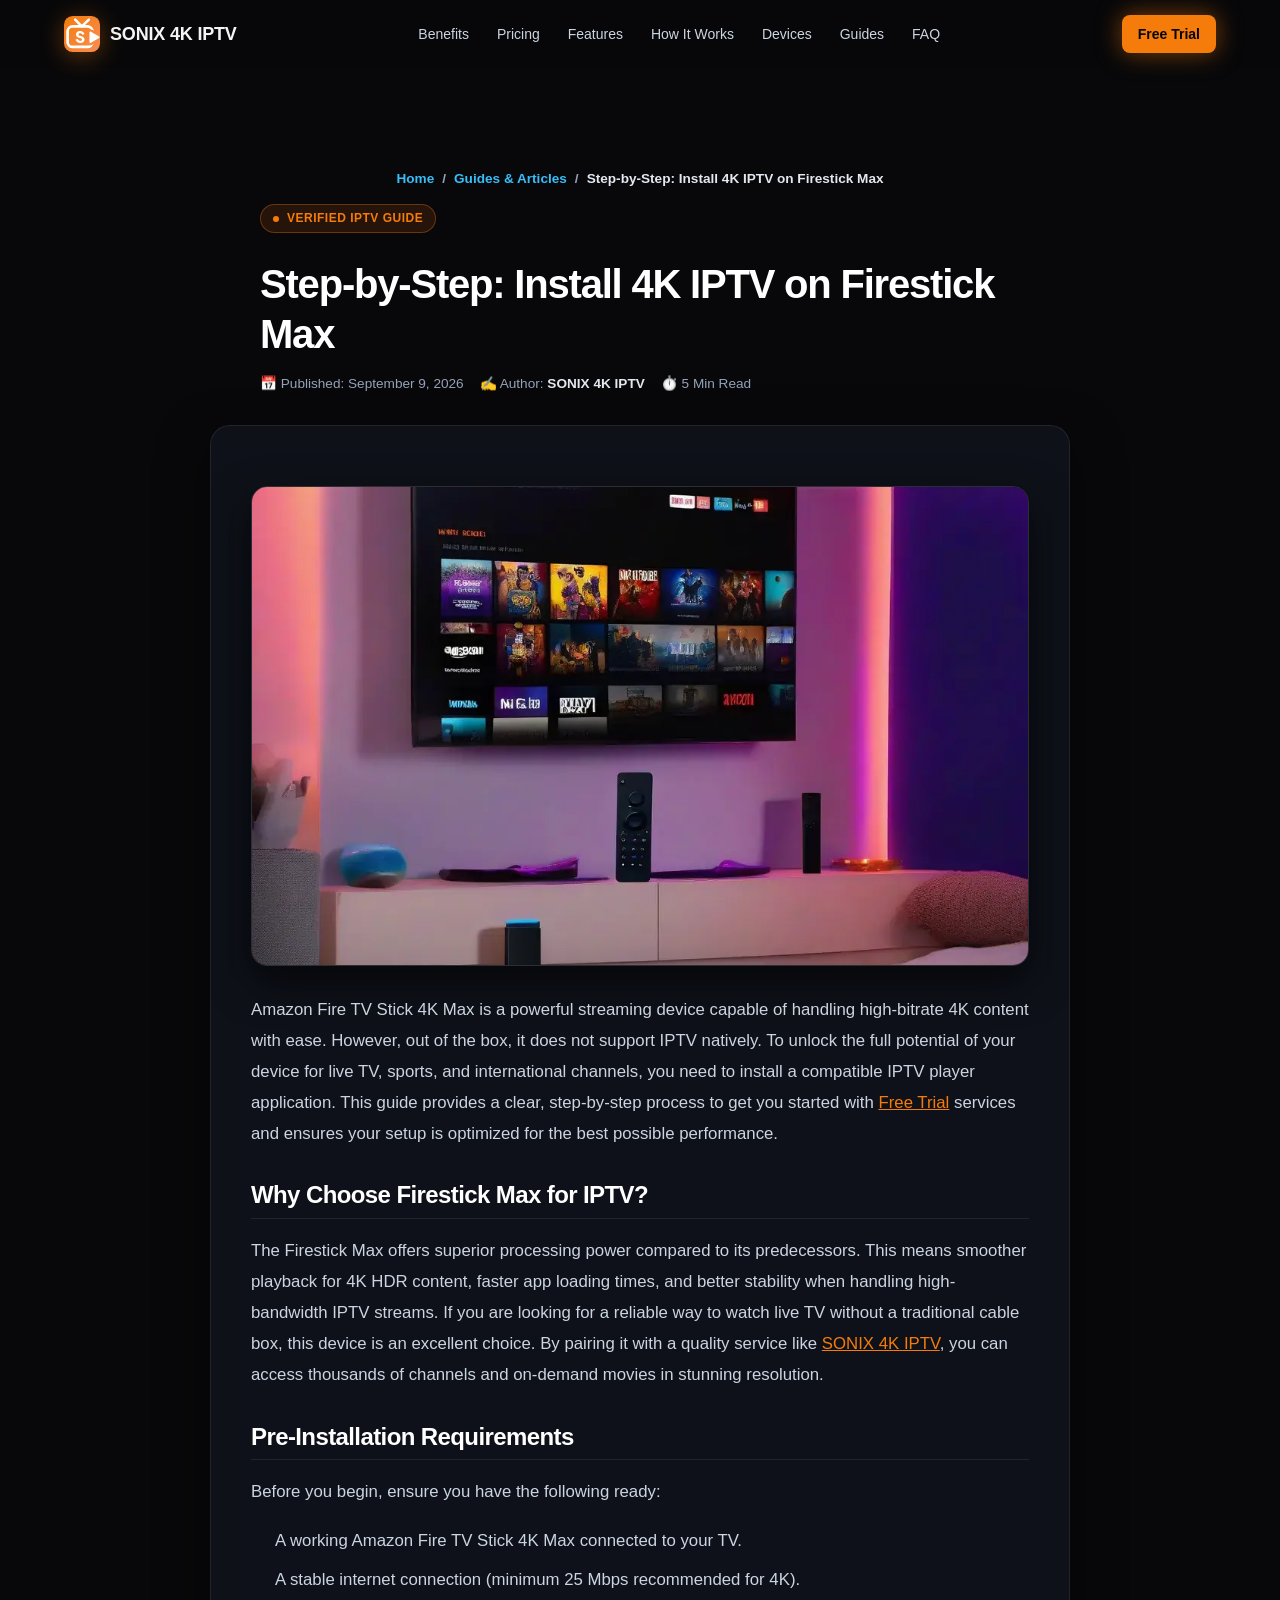
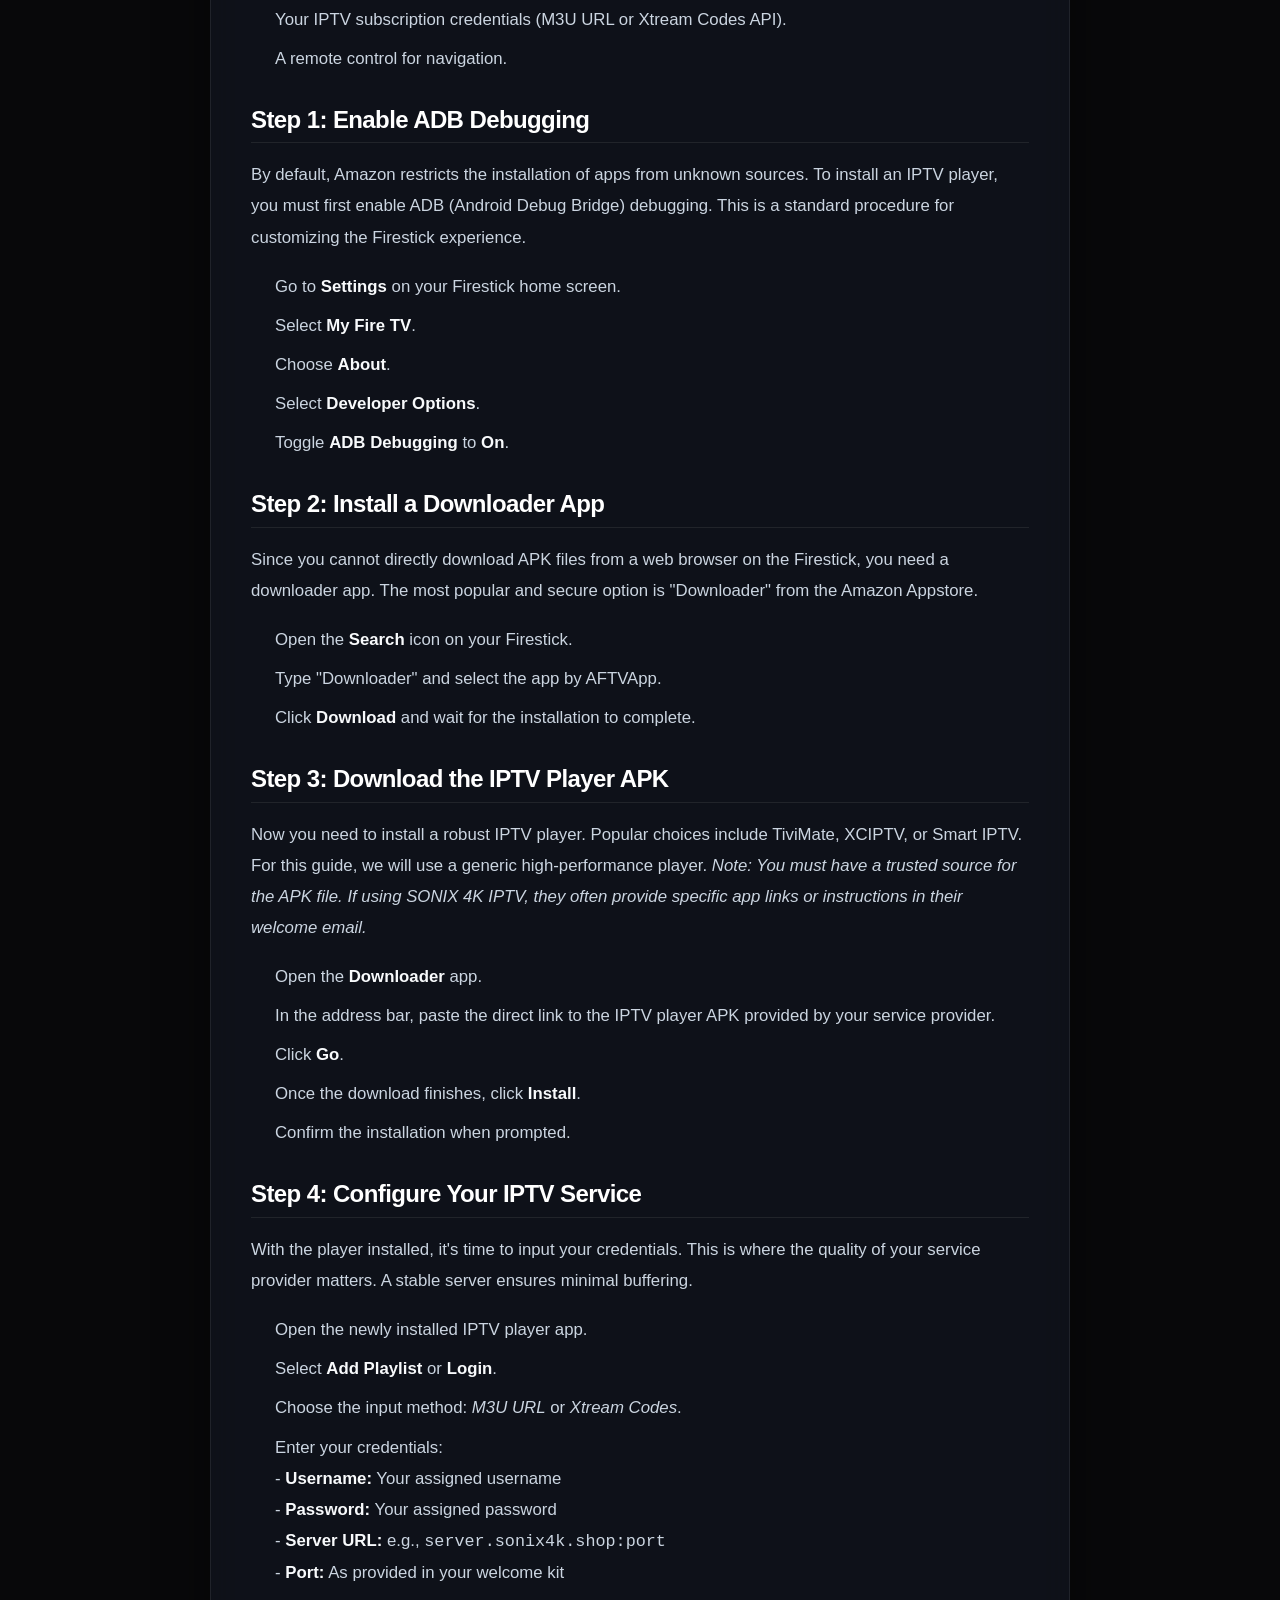
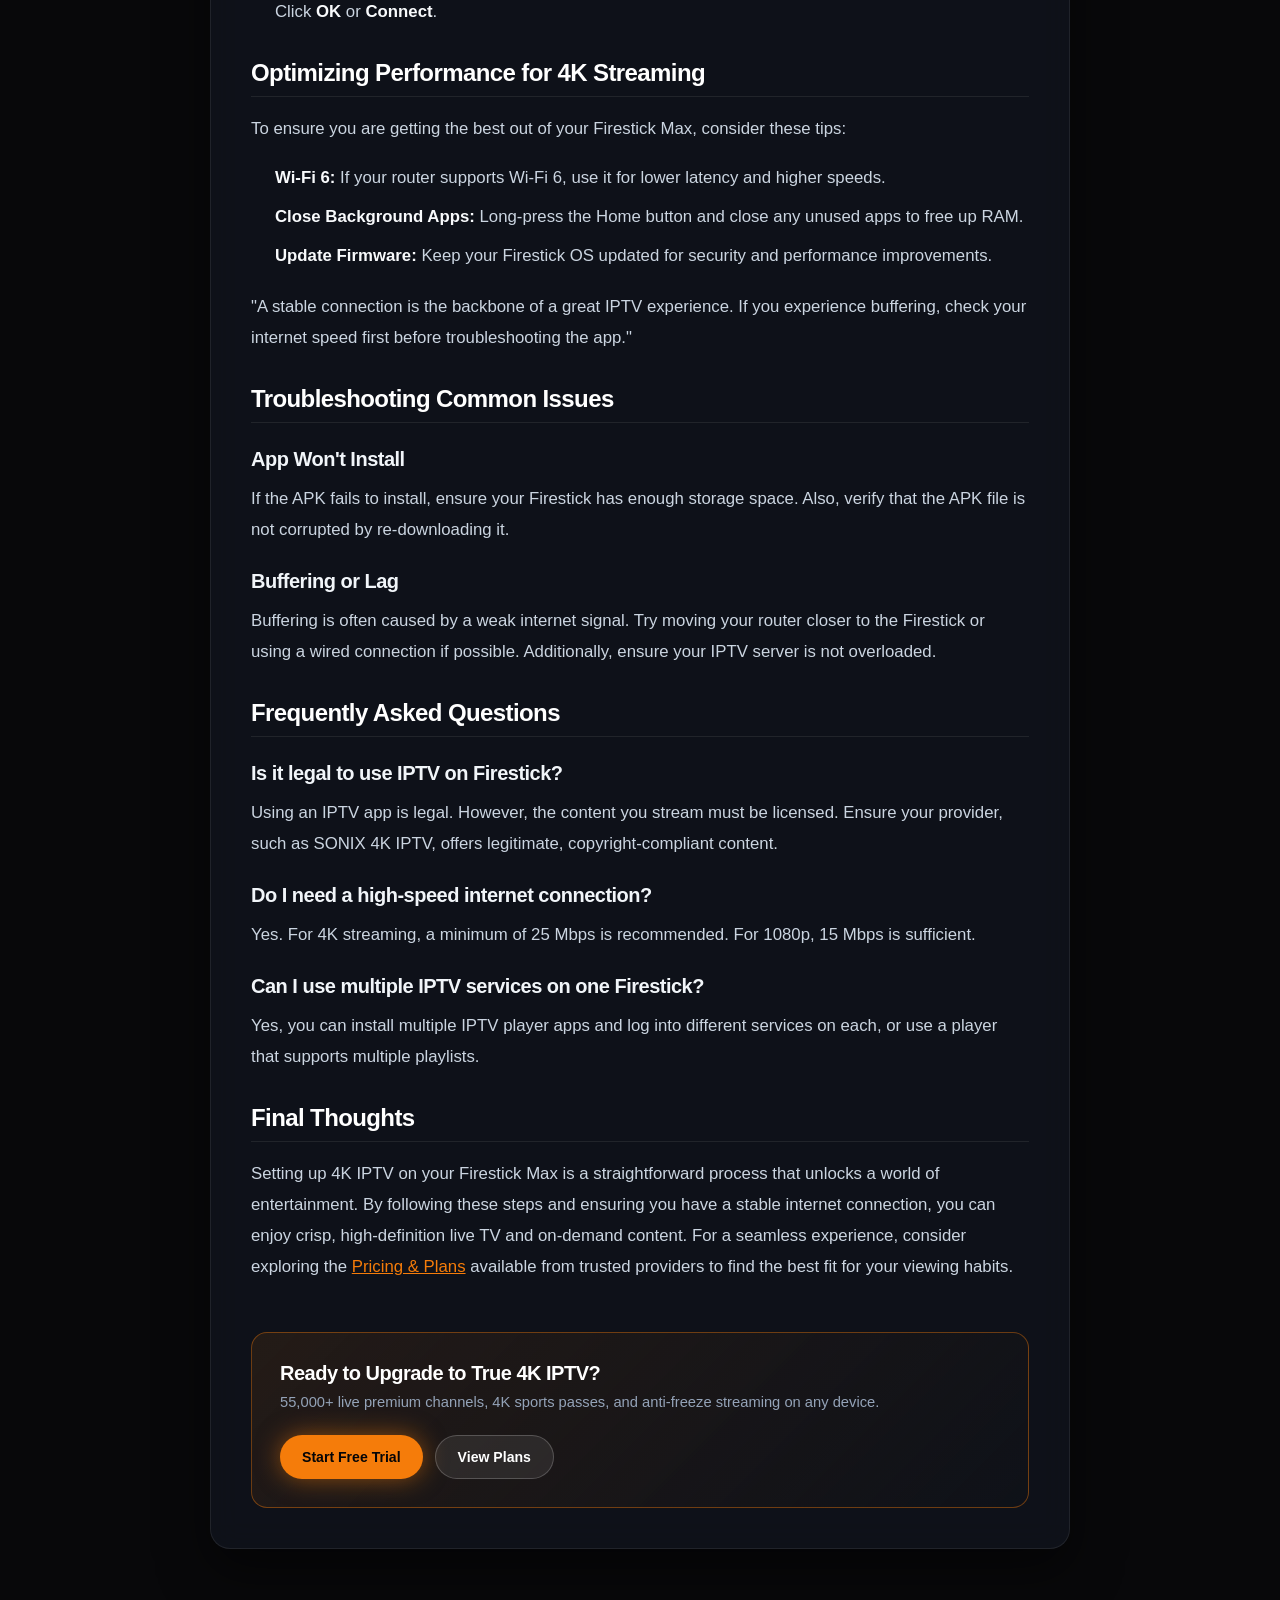
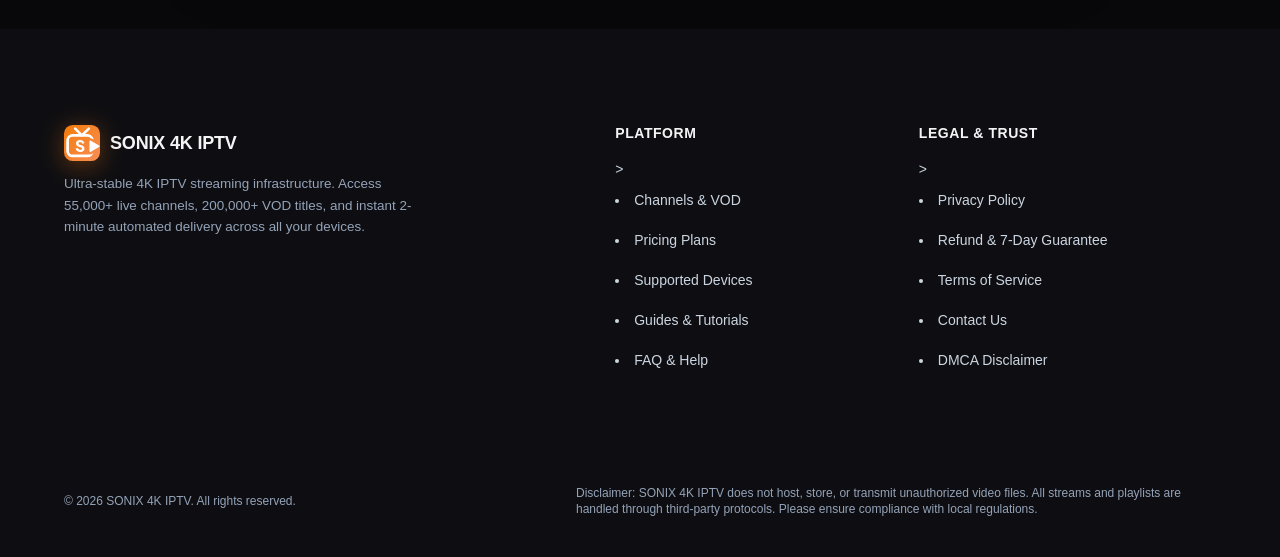
<file: install-4k-iptv-firestick-max.html>
<!DOCTYPE html>
<html lang="en" style="background-color:#08080a;color:#f4f4f6;">
<head>
  <meta charset="UTF-8">
  <meta name="viewport" content="width=device-width, initial-scale=1.0">
  
  <title>Step-by-Step: Install 4K IPTV on Firestick Max | SONIX 4K IPTV</title>
  <meta name="description" content="Transform your Firestick Max into a premium 4K streaming hub. This guide walks you through the essential steps to install and configure high-quality IPTV services efficiently.">
  <meta name="robots" content="index, follow">
  <link rel="canonical" href="https://sonix4k.shop/install-4k-iptv-firestick-max.html">
  <meta name="theme-color" content="#08080a">

  <!-- Open Graph -->
  <meta property="og:type" content="article">
  <meta property="og:url" content="https://sonix4k.shop/install-4k-iptv-firestick-max.html">
  <meta property="og:title" content="Step-by-Step: Install 4K IPTV on Firestick Max | SONIX 4K IPTV">
  <meta property="og:description" content="Transform your Firestick Max into a premium 4K streaming hub. This guide walks you through the essential steps to install and configure high-quality IPTV services efficiently.">

  <!-- Self-Hosted Critical Variable Font loaded via style.min.css with font-display: swap -->

  <!-- Main Stylesheet -->
  <link rel="stylesheet" href="/css/style.min.css?v=22.0">

  <!-- Structured Data: Breadcrumbs & WebPage -->
  <script type="application/ld+json">
{
  "@context": "https://schema.org",
  "@type": "BlogPosting",
  "headline": "Step-by-Step: Install 4K IPTV on Firestick Max",
  "description": "Transform your Firestick Max into a premium 4K streaming hub. This guide walks you through the essential steps to install and configure high-quality IPTV services efficiently.",
  "image": [
    "https://sonix4k.shop/images/posts/install-4k-iptv-firestick-max-1788953685622.webp"
  ],
  "datePublished": "2026-09-09T11:34:45.000Z",
  "dateModified": "2026-09-09T11:34:45.000Z",
  "author": {
    "@type": "Person",
    "name": "SONIX 4K IPTV"
  },
  "publisher": {
    "@type": "Organization",
    "name": "SONIX 4K IPTV",
    "logo": {
      "@type": "ImageObject",
      "url": "https://sonix4k.shop/fav icon.png"
    }
  },
  "mainEntityOfPage": {
    "@type": "WebPage",
    "@id": "https://sonix4k.shop/install-4k-iptv-firestick-max.html"
  }
}
</script>
<meta property="og:image" content="https://sonix4k.shop/images/posts/install-4k-iptv-firestick-max-1788953685622.webp">
<meta name="twitter:image" content="https://sonix4k.shop/images/posts/install-4k-iptv-firestick-max-1788953685622.webp">
<meta name="twitter:card" content="summary_large_image">

  <!-- Pure SVG Dynamic Brand Favicon & App Icons (Google SEO Compliant) -->
  <link rel="icon" type="image/svg+xml" href="data:image/svg+xml;utf8,%3Csvg%20xmlns%3D%22http%3A%2F%2Fwww.w3.org%2F2000%2Fsvg%22%20viewBox%3D%220%200%20100%20100%22%20width%3D%22100%25%22%20height%3D%22100%25%22%3E%0A%20%20%3Cdefs%3E%0A%20%20%20%20%3ClinearGradient%20id%3D%22tvkixBrandGrad%22%20x1%3D%220%25%22%20y1%3D%220%25%22%20x2%3D%22100%25%22%20y2%3D%22100%25%22%3E%0A%20%20%20%20%20%20%3Cstop%20offset%3D%220%25%22%20stop-color%3D%22%23f57c0a%22%2F%3E%0A%20%20%20%20%20%20%3Cstop%20offset%3D%22100%25%22%20stop-color%3D%22%23f78d55%22%2F%3E%0A%20%20%20%20%3C%2FlinearGradient%3E%0A%20%20%20%20%3Cmask%20id%3D%22tvCutout_0wads9%22%3E%0A%20%20%20%20%20%20%3Crect%20width%3D%22100%22%20height%3D%22100%22%20fill%3D%22%23ffffff%22%2F%3E%0A%20%20%20%20%20%20%3Cpath%20d%3D%22M%2073.5%2046%20L%2096%2059%20L%2073.5%2072%20Z%22%20fill%3D%22%23000000%22%20stroke%3D%22%23000000%22%20stroke-width%3D%2218.5%22%20stroke-linejoin%3D%22round%22%20stroke-linecap%3D%22round%22%2F%3E%0A%20%20%20%20%3C%2Fmask%3E%0A%20%20%3C%2Fdefs%3E%0A%20%20%3Crect%20width%3D%22100%22%20height%3D%22100%22%20rx%3D%2224%22%20fill%3D%22url(%23tvkixBrandGrad)%22%2F%3E%0A%20%20%3Cpath%20d%3D%22M%2031%2010%20L%2049.5%2029%20L%2069%2010%22%20fill%3D%22none%22%20stroke%3D%22%23ffffff%22%20stroke-width%3D%227%22%20stroke-linecap%3D%22round%22%20stroke-linejoin%3D%22round%22%2F%3E%0A%20%20%3Crect%20x%3D%2210%22%20y%3D%2229%22%20width%3D%2269%22%20height%3D%2257%22%20rx%3D%2214%22%20fill%3D%22none%22%20stroke%3D%22%23ffffff%22%20stroke-width%3D%227.5%22%20stroke-linejoin%3D%22round%22%20stroke-linecap%3D%22round%22%20mask%3D%22url(%23tvCutout_0wads9)%22%2F%3E%0A%20%20%3Cpath%20d%3D%22M%2073.5%2046%20L%2096%2059%20L%2073.5%2072%20Z%22%20fill%3D%22%23ffffff%22%20stroke%3D%22%23ffffff%22%20stroke-width%3D%225.5%22%20stroke-linejoin%3D%22round%22%20stroke-linecap%3D%22round%22%2F%3E%0A%20%20%3Ctext%20x%3D%2244%22%20y%3D%2258%22%20font-family%3D%22-apple-system%2C%20BlinkMacSystemFont%2C%20'Plus%20Jakarta%20Sans'%2C%20'Arial%20Black'%2C%20'Montserrat'%2C%20sans-serif%22%20font-size%3D%2244%22%20font-weight%3D%22900%22%20fill%3D%22%23ffffff%22%20text-anchor%3D%22middle%22%20dominant-baseline%3D%22central%22%3ES%3C%2Ftext%3E%0A%3C%2Fsvg%3E">
  <link rel="alternate icon" type="image/svg+xml" href="/assets/favicon.svg">
  <link rel="apple-touch-icon" href="data:image/svg+xml;utf8,%3Csvg%20xmlns%3D%22http%3A%2F%2Fwww.w3.org%2F2000%2Fsvg%22%20viewBox%3D%220%200%20100%20100%22%20width%3D%22100%25%22%20height%3D%22100%25%22%3E%0A%20%20%3Cdefs%3E%0A%20%20%20%20%3ClinearGradient%20id%3D%22tvkixBrandGrad%22%20x1%3D%220%25%22%20y1%3D%220%25%22%20x2%3D%22100%25%22%20y2%3D%22100%25%22%3E%0A%20%20%20%20%20%20%3Cstop%20offset%3D%220%25%22%20stop-color%3D%22%23f57c0a%22%2F%3E%0A%20%20%20%20%20%20%3Cstop%20offset%3D%22100%25%22%20stop-color%3D%22%23f78d55%22%2F%3E%0A%20%20%20%20%3C%2FlinearGradient%3E%0A%20%20%20%20%3Cmask%20id%3D%22tvCutout_0wads9%22%3E%0A%20%20%20%20%20%20%3Crect%20width%3D%22100%22%20height%3D%22100%22%20fill%3D%22%23ffffff%22%2F%3E%0A%20%20%20%20%20%20%3Cpath%20d%3D%22M%2073.5%2046%20L%2096%2059%20L%2073.5%2072%20Z%22%20fill%3D%22%23000000%22%20stroke%3D%22%23000000%22%20stroke-width%3D%2218.5%22%20stroke-linejoin%3D%22round%22%20stroke-linecap%3D%22round%22%2F%3E%0A%20%20%20%20%3C%2Fmask%3E%0A%20%20%3C%2Fdefs%3E%0A%20%20%3Crect%20width%3D%22100%22%20height%3D%22100%22%20rx%3D%2224%22%20fill%3D%22url(%23tvkixBrandGrad)%22%2F%3E%0A%20%20%3Cpath%20d%3D%22M%2031%2010%20L%2049.5%2029%20L%2069%2010%22%20fill%3D%22none%22%20stroke%3D%22%23ffffff%22%20stroke-width%3D%227%22%20stroke-linecap%3D%22round%22%20stroke-linejoin%3D%22round%22%2F%3E%0A%20%20%3Crect%20x%3D%2210%22%20y%3D%2229%22%20width%3D%2269%22%20height%3D%2257%22%20rx%3D%2214%22%20fill%3D%22none%22%20stroke%3D%22%23ffffff%22%20stroke-width%3D%227.5%22%20stroke-linejoin%3D%22round%22%20stroke-linecap%3D%22round%22%20mask%3D%22url(%23tvCutout_0wads9)%22%2F%3E%0A%20%20%3Cpath%20d%3D%22M%2073.5%2046%20L%2096%2059%20L%2073.5%2072%20Z%22%20fill%3D%22%23ffffff%22%20stroke%3D%22%23ffffff%22%20stroke-width%3D%225.5%22%20stroke-linejoin%3D%22round%22%20stroke-linecap%3D%22round%22%2F%3E%0A%20%20%3Ctext%20x%3D%2244%22%20y%3D%2258%22%20font-family%3D%22-apple-system%2C%20BlinkMacSystemFont%2C%20'Plus%20Jakarta%20Sans'%2C%20'Arial%20Black'%2C%20'Montserrat'%2C%20sans-serif%22%20font-size%3D%2244%22%20font-weight%3D%22900%22%20fill%3D%22%23ffffff%22%20text-anchor%3D%22middle%22%20dominant-baseline%3D%22central%22%3ES%3C%2Ftext%3E%0A%3C%2Fsvg%3E">
  <link rel="manifest" href="site.webmanifest">

    <style id="site-dynamic-theme">
        :root {
            --accent: #f57c0a !important;
            --accent-hover: #f78d55 !important;
            --accent-text: #ffffff !important;
            --accent-light: rgba(245, 124, 10, 0.12) !important;
            --primary: #f57c0a !important;
            --primary-glow: rgba(245, 124, 10, 0.44) !important;
            --brand-r: 245;
            --brand-g: 124;
            --brand-b: 10;
            font-family: 'Inter', -apple-system, sans-serif !important;
        }
        /* Header & Logo Pure SVG Mark */
        .logo-icon {
            width: 36px !important;
            height: 36px !important;
            background: transparent !important;
            border: none !important;
            padding: 0 !important;
            display: inline-flex !important;
            align-items: center !important;
            justify-content: center !important;
            box-shadow: none !important;
            filter: drop-shadow(0 4px 12px rgba(245, 124, 10, 0.38)) !important;
            transition: transform 0.2s ease, filter 0.2s ease !important;
            flex-shrink: 0 !important;
        }
        .brand-logo:hover .logo-icon {
            transform: scale(1.06) !important;
            filter: drop-shadow(0 6px 18px rgba(245, 124, 10, 0.6)) !important;
        }
        .logo-icon svg {
            width: 100% !important;
            height: 100% !important;
            display: block !important;
        }
        .brand-accent, .accent-mark { color: #f57c0a !important; }
        .btn-pill-primary, .btn-pill-primary span, .btn-pill-primary:link, .btn-pill-primary:visited, .btn-primary { 
            background: #f57c0a !important; 
            color: #050507 !important; 
            font-weight: 800 !important; 
            box-shadow: 0 0 25px rgba(245, 124, 10, 0.5) !important; 
        }
        .footer-link:hover, .policy-breadcrumbs a:hover { color: #f57c0a !important; }
        :focus-visible { outline: 2px solid #f57c0a !important; }
        .post-content-body h2 { font-size: 1.5rem; font-weight: 700; color: #fff; margin: 32px 0 16px 0; border-bottom: 1px solid rgba(255,255,255,0.08); padding-bottom: 8px; }
        .post-content-body h3 { font-size: 1.25rem; font-weight: 600; color: #f1f5f9; margin: 24px 0 12px 0; }
        .post-content-body p { margin-bottom: 18px; }
        .post-content-body ul, .post-content-body ol { margin: 16px 0 20px 24px; }
        .post-content-body li { margin-bottom: 8px; }
        .post-content-body strong { color: #f8fafc; }
        .post-content-body a { color: #f57c0a; text-decoration: underline; }
        /* Custom theme for SONIX 4K IPTV */
    </style>
    
</head>
<body style="background-color:#08080a;">

  <!-- =========================================================================
       HEADER
       ========================================================================= -->
  <header class="site-header">
    <div class="container header-container">
      <a href="index.html" class="brand-logo" aria-label="SONIX 4K IPTV Homepage">
        <span class="logo-icon" aria-hidden="true"><svg xmlns="http://www.w3.org/2000/svg" viewBox="0 0 100 100" width="100%" height="100%">
  <defs>
    <linearGradient id="tvkixBrandGrad" x1="0%" y1="0%" x2="100%" y2="100%">
      <stop offset="0%" stop-color="#f57c0a"/>
      <stop offset="100%" stop-color="#f78d55"/>
    </linearGradient>
    <mask id="tvCutout_kbarla">
      <rect width="100" height="100" fill="#ffffff"/>
      <path d="M 73.5 46 L 96 59 L 73.5 72 Z" fill="#000000" stroke="#000000" stroke-width="18.5" stroke-linejoin="round" stroke-linecap="round"/>
    </mask>
  </defs>
  <rect width="100" height="100" rx="24" fill="url(#tvkixBrandGrad)"/>
  <path d="M 31 10 L 49.5 29 L 69 10" fill="none" stroke="#ffffff" stroke-width="7" stroke-linecap="round" stroke-linejoin="round"/>
  <rect x="10" y="29" width="69" height="57" rx="14" fill="none" stroke="#ffffff" stroke-width="7.5" stroke-linejoin="round" stroke-linecap="round" mask="url(#tvCutout_kbarla)"/>
  <path d="M 73.5 46 L 96 59 L 73.5 72 Z" fill="#ffffff" stroke="#ffffff" stroke-width="5.5" stroke-linejoin="round" stroke-linecap="round"/>
  <text x="44" y="58" font-family="-apple-system, BlinkMacSystemFont, 'Plus Jakarta Sans', 'Arial Black', 'Montserrat', sans-serif" font-size="44" font-weight="900" fill="#ffffff" text-anchor="middle" dominant-baseline="central">S</text>
</svg></span>
        <span>SONIX 4K IPTV</span>
      </a>

      <nav class="nav-menu" aria-label="Main Navigation">
        <a href="index.html#benefits" class="nav-link">Benefits</a>
        <a href="index.html#pricing" class="nav-link">Pricing</a>
        <a href="index.html#features" class="nav-link">Features</a>
        <a href="index.html#how-it-works" class="nav-link">How It Works</a>
        <a href="index.html#compatibility" class="nav-link">Devices</a>
        <a href="guides.html" class="nav-link">Guides</a>
        <a href="index.html#faq" class="nav-link">FAQ</a>
      </nav>

      <div class="header-actions">
        <a href="/trial" rel="nofollow noopener noreferrer" class="btn btn-primary btn-sm">Free Trial</a>
      </div>
    </div>
  </header>

  <!-- =========================================================================
       PAGE CONTENT
       ========================================================================= -->
  
  <main class="policy-page-wrapper" style="padding-top: 100px; padding-bottom: 80px;">
    <div class="container" style="max-width: 900px; margin: 0 auto; padding: 0 20px;">
      <div class="policy-header" style="text-align: left; margin-bottom: 30px;">
        <div class="policy-breadcrumbs" style="display:flex; gap:8px; align-items:center; font-size:0.85rem; color:#94a3b8; margin-bottom:14px;">
          <a href="index.html" style="color:#38bdf8; text-decoration:none;">Home</a>
          <span>/</span>
          <a href="guides.html" style="color:#38bdf8; text-decoration:none;">Guides &amp; Articles</a>
          <span>/</span>
          <span style="color:#e2e8f0;">Step-by-Step: Install 4K IPTV on Firestick Max</span>
        </div>
        <div class="pill-badge" style="display:inline-flex; align-items:center; gap:8px; background:rgba(255,106,26,0.12); border:1px solid #f57c0a55; color:#f57c0a; padding:4px 12px; border-radius:9999px; font-size:0.75rem; font-weight:700; text-transform:uppercase; letter-spacing:0.5px; margin-bottom:14px;">
          <span class="dot" style="width:6px; height:6px; border-radius:50%; background:#f57c0a; display:inline-block;" aria-hidden="true"></span>
          <span>Verified IPTV Guide</span>
        </div>
        <h1 style="font-size: clamp(1.8rem, 3.5vw, 2.5rem); font-weight: 800; color: #fff; line-height: 1.25; margin-bottom: 14px;">Step-by-Step: Install 4K IPTV on Firestick Max</h1>
        <div class="policy-last-updated" style="font-size:0.85rem; color:#94a3b8; display:flex; gap:16px; flex-wrap:wrap; align-items:center;">
          <span>📅 Published: September 9, 2026</span>
          <span>✍️ Author: <strong style="color:#e2e8f0;">SONIX 4K IPTV</strong></span>
          <span>⏱️ 5 Min Read</span>
        </div>
      </div>

      <div class="policy-card" style="background: rgba(18, 22, 32, 0.7); border: 1px solid rgba(255, 255, 255, 0.08); border-radius: 20px; padding: clamp(20px, 4vw, 40px); backdrop-filter: blur(16px); box-shadow: 0 20px 50px rgba(0,0,0,0.5);">
        
        <div style="margin: 20px 0 28px 0; border-radius: 16px; overflow: hidden; border: 1px solid rgba(255,255,255,0.12); box-shadow: 0 16px 40px rgba(0,0,0,0.6); max-height: 480px;">
            <img src="/images/posts/install-4k-iptv-firestick-max-1788953685622.webp" alt="Step-by-Step: Install 4K IPTV on Firestick Max" style="width: 100%; height: auto; max-height: 480px; object-fit: cover; display: block;" loading="lazy">
        </div>

        <div class="post-content-body" style="font-size: 1.05rem; line-height: 1.85; color: #cbd5e1;">
          <article>
<p>Amazon Fire TV Stick 4K Max is a powerful streaming device capable of handling high-bitrate 4K content with ease. However, out of the box, it does not support IPTV natively. To unlock the full potential of your device for live TV, sports, and international channels, you need to install a compatible IPTV player application. This guide provides a clear, step-by-step process to get you started with <a href="/trial" rel="nofollow noopener noreferrer">Free Trial</a> services and ensures your setup is optimized for the best possible performance.</p>

<h2>Why Choose Firestick Max for IPTV?</h2>
<p>The Firestick Max offers superior processing power compared to its predecessors. This means smoother playback for 4K HDR content, faster app loading times, and better stability when handling high-bandwidth IPTV streams. If you are looking for a reliable way to watch live TV without a traditional cable box, this device is an excellent choice. By pairing it with a quality service like <a href="https://sonix4k.shop">SONIX 4K IPTV</a>, you can access thousands of channels and on-demand movies in stunning resolution.</p>

<h2>Pre-Installation Requirements</h2>
<p>Before you begin, ensure you have the following ready:</p>
<ul>
<li>A working Amazon Fire TV Stick 4K Max connected to your TV.</li>
<li>A stable internet connection (minimum 25 Mbps recommended for 4K).</li>
<li>Your IPTV subscription credentials (M3U URL or Xtream Codes API).</li>
<li>A remote control for navigation.</li>
</ul>

<h2>Step 1: Enable ADB Debugging</h2>
<p>By default, Amazon restricts the installation of apps from unknown sources. To install an IPTV player, you must first enable ADB (Android Debug Bridge) debugging. This is a standard procedure for customizing the Firestick experience.</p>
<ol>
<li>Go to <strong>Settings</strong> on your Firestick home screen.</li>
<li>Select <strong>My Fire TV</strong>.</li>
<li>Choose <strong>About</strong>.</li>
<li>Select <strong>Developer Options</strong>.</li>
<li>Toggle <strong>ADB Debugging</strong> to <strong>On</strong>.</li>
</ol>

<h2>Step 2: Install a Downloader App</h2>
<p>Since you cannot directly download APK files from a web browser on the Firestick, you need a downloader app. The most popular and secure option is "Downloader" from the Amazon Appstore.</p>
<ol>
<li>Open the <strong>Search</strong> icon on your Firestick.</li>
<li>Type "Downloader" and select the app by AFTVApp.</li>
<li>Click <strong>Download</strong> and wait for the installation to complete.</li>
</ol>

<h2>Step 3: Download the IPTV Player APK</h2>
<p>Now you need to install a robust IPTV player. Popular choices include TiviMate, XCIPTV, or Smart IPTV. For this guide, we will use a generic high-performance player. <em>Note: You must have a trusted source for the APK file. If using SONIX 4K IPTV, they often provide specific app links or instructions in their welcome email.</em></p>
<ol>
<li>Open the <strong>Downloader</strong> app.</li>
<li>In the address bar, paste the direct link to the IPTV player APK provided by your service provider.</li>
<li>Click <strong>Go</strong>.</li>
<li>Once the download finishes, click <strong>Install</strong>.</li>
<li>Confirm the installation when prompted.</li>
</ol>

<h2>Step 4: Configure Your IPTV Service</h2>
<p>With the player installed, it's time to input your credentials. This is where the quality of your service provider matters. A stable server ensures minimal buffering.</p>
<ol>
<li>Open the newly installed IPTV player app.</li>
<li>Select <strong>Add Playlist</strong> or <strong>Login</strong>.</li>
<li>Choose the input method: <em>M3U URL</em> or <em>Xtream Codes</em>.</li>
<li>Enter your credentials: <br>
   - <strong>Username:</strong> Your assigned username<br>
   - <strong>Password:</strong> Your assigned password<br>
   - <strong>Server URL:</strong> e.g., <code>server.sonix4k.shop:port</code><br>
   - <strong>Port:</strong> As provided in your welcome kit
</li>
<li>Click <strong>OK</strong> or <strong>Connect</strong>.</li>
</ol>

<h2>Optimizing Performance for 4K Streaming</h2>
<p>To ensure you are getting the best out of your Firestick Max, consider these tips:</p>
<ul>
<li><strong>Wi-Fi 6:</strong> If your router supports Wi-Fi 6, use it for lower latency and higher speeds.</li>
<li><strong>Close Background Apps:</strong> Long-press the Home button and close any unused apps to free up RAM.</li>
<li><strong>Update Firmware:</strong> Keep your Firestick OS updated for security and performance improvements.</li>
</ul>

<blockquote>"A stable connection is the backbone of a great IPTV experience. If you experience buffering, check your internet speed first before troubleshooting the app."</blockquote>

<h2>Troubleshooting Common Issues</h2>
<h3>App Won't Install</h3>
<p>If the APK fails to install, ensure your Firestick has enough storage space. Also, verify that the APK file is not corrupted by re-downloading it.</p>
<h3>Buffering or Lag</h3>
<p>Buffering is often caused by a weak internet signal. Try moving your router closer to the Firestick or using a wired connection if possible. Additionally, ensure your IPTV server is not overloaded.</p>

<h2>Frequently Asked Questions</h2>
<h3>Is it legal to use IPTV on Firestick?</h3>
<p>Using an IPTV app is legal. However, the content you stream must be licensed. Ensure your provider, such as SONIX 4K IPTV, offers legitimate, copyright-compliant content.</p>
<h3>Do I need a high-speed internet connection?</h3>
<p>Yes. For 4K streaming, a minimum of 25 Mbps is recommended. For 1080p, 15 Mbps is sufficient.</p>
<h3>Can I use multiple IPTV services on one Firestick?</h3>
<p>Yes, you can install multiple IPTV player apps and log into different services on each, or use a player that supports multiple playlists.</p>

<h2>Final Thoughts</h2>
<p>Setting up 4K IPTV on your Firestick Max is a straightforward process that unlocks a world of entertainment. By following these steps and ensuring you have a stable internet connection, you can enjoy crisp, high-definition live TV and on-demand content. For a seamless experience, consider exploring the <a href="/order" rel="nofollow noopener noreferrer">Pricing &amp; Plans</a> available from trusted providers to find the best fit for your viewing habits.</p>

<script type="application/ld+json">
{
  "@context": "https://schema.org",
  "@graph": [
    {
      "@type": "Article",
      "headline": "Step-by-Step: Install 4K IPTV on Firestick Max",
      "description": "Learn how to set up 4K IPTV on your Firestick Max in minutes. Follow our simple guide for a seamless, high-definition streaming experience.",
      "author": {
        "@type": "Organization",
        "name": "SONIX 4K IPTV",
        "url": "https://sonix4k.shop"
      },
      "publisher": {
        "@type": "Organization",
        "name": "SONIX 4K IPTV",
        "logo": {
          "@type": "ImageObject",
          "url": "https://sonix4k.shop/logo.png"
        }
      },
      "datePublished": "2023-10-27",
      "mainEntityOfPage": {
        "@type": "WebPage",
        "@id": "https://sonix4k.shop/install-4k-iptv-firestick-max"
      }
    },
    {
      "@type": "FAQPage",
      "mainEntity": [
        {
          "@type": "Question",
          "name": "Is it legal to use IPTV on Firestick?",
          "acceptedAnswer": {
            "@type": "Answer",
            "text": "Using an IPTV app is legal. However, the content you stream must be licensed. Ensure your provider offers legitimate, copyright-compliant content."
          }
        },
        {
          "@type": "Question",
          "name": "Do I need a high-speed internet connection?",
          "acceptedAnswer": {
            "@type": "Answer",
            "text": "Yes. For 4K streaming, a minimum of 25 Mbps is recommended. For 1080p, 15 Mbps is sufficient."
          }
        },
        {
          "@type": "Question",
          "name": "Can I use multiple IPTV services on one Firestick?",
          "acceptedAnswer": {
            "@type": "Answer",
            "text": "Yes, you can install multiple IPTV player apps and log into different services on each, or use a player that supports multiple playlists."
          }
        }
      ]
    }
  ]
}
</script>
</article>
        </div>

        <div class="policy-cta-box" style="margin-top: 50px; background: linear-gradient(135deg, #f57c0a18 0%, rgba(15,18,25,0.95) 100%); border: 1px solid #f57c0a66; padding: 28px; border-radius: 16px; display: flex; justify-content: space-between; align-items: center; flex-wrap: wrap; gap: 20px;">
          <div>
            <h3 style="font-size: 1.25rem; font-weight: 700; color: #fff; margin-bottom: 6px;">Ready to Upgrade to True 4K IPTV?</h3>
            <p style="color: #94a3b8; font-size: 0.92rem; margin: 0;">55,000+ live premium channels, 4K sports passes, and anti-freeze streaming on any device.</p>
          </div>
          <div style="display: flex; gap: 12px; flex-wrap: wrap;">
            <a href="/trial" rel="nofollow noopener noreferrer" rel="nofollow noopener noreferrer" class="btn btn-primary btn-sm" style="background: #f57c0a; color: #fff; padding: 10px 22px; border-radius: 9999px; text-decoration: none; font-weight: 700; font-size: 0.88rem; box-shadow: 0 0 20px #f57c0a55;">Start Free Trial</a>
            <a href="/order" rel="nofollow noopener noreferrer" rel="nofollow noopener noreferrer" class="btn btn-sm" style="background: rgba(255,255,255,0.08); border: 1px solid rgba(255,255,255,0.2); color: #fff; padding: 10px 22px; border-radius: 9999px; text-decoration: none; font-weight: 600; font-size: 0.88rem;">View Plans</a>
          </div>
        </div>
      </div>
    </div>
  </main>
    

  <!-- =========================================================================
       FOOTER
       ========================================================================= -->
  <footer class="site-footer">
    <div class="container">
      <div class="footer-grid">
        <!-- Brand & Mission -->
        <div class="footer-brand">
          <a href="index.html" class="brand-logo" aria-label="SONIX 4K IPTV Homepage">
            <span class="logo-icon" aria-hidden="true"><svg xmlns="http://www.w3.org/2000/svg" viewBox="0 0 100 100" width="100%" height="100%">
  <defs>
    <linearGradient id="tvkixBrandGrad" x1="0%" y1="0%" x2="100%" y2="100%">
      <stop offset="0%" stop-color="#f57c0a"/>
      <stop offset="100%" stop-color="#f78d55"/>
    </linearGradient>
    <mask id="tvCutout_kbarla">
      <rect width="100" height="100" fill="#ffffff"/>
      <path d="M 73.5 46 L 96 59 L 73.5 72 Z" fill="#000000" stroke="#000000" stroke-width="18.5" stroke-linejoin="round" stroke-linecap="round"/>
    </mask>
  </defs>
  <rect width="100" height="100" rx="24" fill="url(#tvkixBrandGrad)"/>
  <path d="M 31 10 L 49.5 29 L 69 10" fill="none" stroke="#ffffff" stroke-width="7" stroke-linecap="round" stroke-linejoin="round"/>
  <rect x="10" y="29" width="69" height="57" rx="14" fill="none" stroke="#ffffff" stroke-width="7.5" stroke-linejoin="round" stroke-linecap="round" mask="url(#tvCutout_kbarla)"/>
  <path d="M 73.5 46 L 96 59 L 73.5 72 Z" fill="#ffffff" stroke="#ffffff" stroke-width="5.5" stroke-linejoin="round" stroke-linecap="round"/>
  <text x="44" y="58" font-family="-apple-system, BlinkMacSystemFont, 'Plus Jakarta Sans', 'Arial Black', 'Montserrat', sans-serif" font-size="44" font-weight="900" fill="#ffffff" text-anchor="middle" dominant-baseline="central">S</text>
</svg></span>
            <span>SONIX 4K IPTV</span>
          </a>
          <p>
            Ultra-stable 4K IPTV streaming infrastructure. Access 55,000+ live channels, 200,000+ VOD titles, and instant 2-minute automated delivery across all your devices.
          </p>
        </div>

        <!-- Platform Navigation -->
        <div>
          <h3 class="footer-col-title">Platform</h3>>
            <li><a href="index.html#features" class="footer-link">Channels &amp; VOD</a></li>
            <li><a href="index.html#pricing" class="footer-link">Pricing Plans</a></li>
            <li><a href="index.html#compatibility" class="footer-link">Supported Devices</a></li>
            <li><a href="guides.html" class="footer-link">Guides &amp; Tutorials</a></li>
            <li><a href="index.html#faq" class="footer-link">FAQ &amp; Help</a></li>
          </ul>
        </div>

        <!-- Essential Legal & Support Pages (Google SEO) -->
        <div>
          <h3 class="footer-col-title">Legal &amp; Trust</h3>>
            <li><a href="privacy-policy.html" class="footer-link">Privacy Policy</a></li>
            <li><a href="refund-policy.html" class="footer-link">Refund &amp; 7-Day Guarantee</a></li>
            <li><a href="terms.html" class="footer-link">Terms of Service</a></li>
            <li><a href="contact.html" class="footer-link">Contact Us</a></li>
            <li><a href="dmca.html" class="footer-link">DMCA Disclaimer</a></li>
          </ul>
        </div>
      </div>

      <div class="footer-bottom">
        <div>&copy; 2026 SONIX 4K IPTV. All rights reserved.</div>
        <div class="footer-disclaimer">
          Disclaimer: SONIX 4K IPTV does not host, store, or transmit unauthorized video files. All streams and playlists are handled through third-party protocols. Please ensure compliance with local regulations.
        </div>
      </div>
    </div>
  </footer>


    <!-- SATELLITE ON-SITE MODAL POPUP SYSTEM (Trial & Pay) -->
    <div id="sat-modal-overlay" class="sat-modal-overlay" aria-hidden="true" role="dialog" aria-modal="true">
        <div class="sat-modal-backdrop" onclick="closeSiteModal()"></div>
        <div class="sat-modal-container" role="document">
            
            <!-- Modal Header -->
            <div class="sat-modal-header">
                <div class="sat-tab-switch">
                    <button type="button" class="sat-tab-btn active" id="sat-tab-trial" onclick="switchSiteModalTab('trial')">
                        <span class="sat-tab-dot"></span>
                        <span>Free Trial</span>
                    </button>
                    <button type="button" class="sat-tab-btn" id="sat-tab-order" onclick="switchSiteModalTab('order')">
                        <svg width="15" height="15" viewBox="0 0 24 24" fill="none" stroke="currentColor" stroke-width="2" stroke-linecap="round" stroke-linejoin="round" style="margin-right:6px;"><rect x="2" y="5" width="20" height="14" rx="2"/><line x1="2" y1="10" x2="22" y2="10"/></svg>
                        <span>Plans</span>
                    </button>
                </div>
                <button type="button" class="sat-modal-close" onclick="closeSiteModal()" aria-label="Close modal">
                    <svg width="14" height="14" viewBox="0 0 24 24" fill="none" stroke="currentColor" stroke-width="2.5" stroke-linecap="round" stroke-linejoin="round"><line x1="18" y1="6" x2="6" y2="18"></line><line x1="6" y1="6" x2="18" y2="18"></line></svg>
                </button>
            </div>

            <!-- VIEW 1: FREE TRIAL -->
            <div id="sat-view-trial" class="sat-modal-view active">
                <h2 class="sat-trial-intro">Get your free 24H trial</h2>

                <!-- WhatsApp One-Click Activation (Reference UI) -->
                <a href="https://api.whatsapp.com/send?phone=19145205753&text=Hi!%20I%20would%20like%20to%20activate%20a%2024H%20free%20trial%20for%20SONIX%204K%20IPTV"
                   target="_blank" rel="noopener noreferrer" class="sat-btn-wa-activate">
                    <span class="sat-wa-btn-left">
                        <span class="sat-wa-btn-circle">
                            <svg width="19" height="19" viewBox="0 0 24 24" fill="currentColor">
                                <path d="M17.472 14.382c-.297-.149-1.758-.867-2.03-.967-.273-.099-.471-.148-.67.15-.197.297-.767.966-.94 1.164-.173.199-.347.223-.644.075-.297-.15-1.255-.463-2.39-1.475-.883-.788-1.48-1.761-1.653-2.059-.173-.297-.018-.458.13-.606.134-.133.298-.347.446-.52.149-.174.198-.298.298-.497.099-.198.05-.371-.025-.52-.075-.149-.669-1.612-.916-2.207-.242-.579-.487-.5-.669-.51-.173-.008-.371-.01-.57-.01-.198 0-.52.074-.792.372-.272.297-1.04 1.016-1.04 2.479 0 1.462 1.065 2.875 1.213 3.074.149.198 2.096 3.2 5.077 4.487.709.306 1.262.489 1.694.625.712.227 1.36.195 1.871.118.571-.085 1.758-.719 2.006-1.413.248-.694.248-1.289.173-1.413-.074-.124-.272-.198-.57-.347m-5.421 7.403h-.004a9.87 9.87 0 01-5.031-1.378l-.361-.214-3.741.982.998-3.648-.235-.374a9.86 9.86 0 01-1.51-5.26c.001-5.45 4.436-9.884 9.888-9.884 2.64 0 5.122 1.03 6.988 2.898a9.825 9.825 0 012.893 6.994c-.003 5.45-4.437 9.884-9.885 9.884m8.413-18.297A11.815 11.815 0 0012.05 0C5.495 0 .16 5.335.157 11.892c0 2.096.547 4.142 1.588 5.945L.057 24l6.305-1.654a11.882 11.882 0 005.683 1.448h.005c6.554 0 11.89-5.335 11.893-11.893a11.821 11.821 0 00-3.48-8.413z"/>
                            </svg>
                        </span>
                        <span class="sat-wa-btn-text">Activate via WhatsApp</span>
                    </span>
                    <svg class="sat-wa-btn-arrow" width="18" height="18" viewBox="0 0 24 24" fill="none" stroke="currentColor" stroke-width="2.5" stroke-linecap="round" stroke-linejoin="round">
                        <line x1="5" y1="12" x2="19" y2="12"></line>
                        <polyline points="12 5 19 12 12 19"></polyline>
                    </svg>
                </a>

                <!-- Divider: or request your 24H trial -->
                <div class="sat-trial-divider">
                    <span>or request your 24H trial</span>
                </div>

                <form id="sat-trial-form" onsubmit="submitSiteTrial(event)">
                    <!-- Row: Full Name & Email Address -->
                    <div class="sat-input-row">
                        <div class="sat-field-box">
                            <svg class="sat-field-icon" viewBox="0 0 24 24" fill="none" stroke="currentColor" stroke-width="2" stroke-linecap="round" stroke-linejoin="round">
                                <path d="M20 21v-2a4 4 0 0 0-4-4H8a4 4 0 0 0-4 4v2"></path>
                                <circle cx="12" cy="7" r="4"></circle>
                            </svg>
                            <input type="text" id="sat-trial-name" class="sat-field-input" placeholder="Full Name" autocomplete="name">
                        </div>
                        <div class="sat-field-box">
                            <svg class="sat-field-icon" viewBox="0 0 24 24" fill="none" stroke="currentColor" stroke-width="2" stroke-linecap="round" stroke-linejoin="round">
                                <rect width="20" height="16" x="2" y="4" rx="2"></rect>
                                <path d="m22 7-8.97 5.7a1.94 1.94 0 0 1-2.06 0L2 7"></path>
                            </svg>
                            <input type="email" id="sat-trial-email" class="sat-field-input" placeholder="Email Address" required autocomplete="email">
                        </div>
                    </div>

                    <!-- Select Package -->
                    <div class="sat-package-section">
                        <div class="sat-package-label">
                            <svg viewBox="0 0 24 24" fill="none" stroke="#10b981" stroke-width="2" stroke-linecap="round" stroke-linejoin="round">
                                <circle cx="12" cy="12" r="10"></circle>
                                <line x1="2" y1="12" x2="22" y2="12"></line>
                                <path d="M12 2a15.3 15.3 0 0 1 4 10 15.3 15.3 0 0 1-4 10 15.3 15.3 0 0 1-4-10 15.3 15.3 0 0 1 4-10z"></path>
                            </svg>
                            <span>Select Package</span>
                        </div>
                        <div class="sat-package-grid">
                            <button type="button" class="sat-pkg-btn is-active" id="sat-pkg-worldwide" data-pkg="Worldwide" onclick="selectSitePackage('Worldwide')">Worldwide</button>
                            <button type="button" class="sat-pkg-btn" id="sat-pkg-english" data-pkg="English" onclick="selectSitePackage('English')">English</button>
                            <button type="button" class="sat-pkg-btn" id="sat-pkg-europe" data-pkg="Europe" onclick="selectSitePackage('Europe')">Europe</button>
                        </div>
                        <input type="hidden" id="sat-selected-pkg" value="Worldwide">
                    </div>

                    <!-- Preferred Device (Optional) -->
                    <div class="sat-form-group">
                        <label class="sat-label-sub" for="sat-trial-device">Preferred Device <span class="sat-opt">(Optional)</span></label>
                        <div class="sat-field-box sat-select-box">
                            <svg class="sat-field-icon" viewBox="0 0 24 24" fill="none" stroke="currentColor" stroke-width="2" stroke-linecap="round" stroke-linejoin="round">
                                <rect width="20" height="15" x="2" y="3" rx="2"></rect>
                                <polyline points="17 21 12 18 7 21"></polyline>
                            </svg>
                            <select id="sat-trial-device" class="sat-field-select">
                                <option value="Firestick / Fire TV">Firestick / Fire TV</option>
                                <option value="Android TV / Box / Google TV">Android TV / Google TV</option>
                                <option value="Smart TV (Samsung / LG)">Smart TV (Samsung / LG)</option>
                                <option value="Apple TV / iOS">Apple TV / iOS</option>
                                <option value="Windows PC / Mac">Windows PC / Mac</option>
                                <option value="MAG Box / Formuler">MAG Box / Formuler</option>
                                <option value="Other / General M3U">Other / General M3U</option>
                            </select>
                            <svg class="sat-select-chevron" viewBox="0 0 24 24" fill="none" stroke="currentColor" stroke-width="2.5" stroke-linecap="round" stroke-linejoin="round">
                                <polyline points="6 9 12 15 18 9"></polyline>
                            </svg>
                        </div>
                    </div>

                    <!-- Additional Information (Optional) -->
                    <div class="sat-form-group">
                        <label class="sat-label-sub" for="sat-trial-note">Additional Information <span class="sat-opt">(Optional)</span></label>
                        <div class="sat-field-box">
                            <svg class="sat-field-icon" viewBox="0 0 24 24" fill="none" stroke="currentColor" stroke-width="2" stroke-linecap="round" stroke-linejoin="round">
                                <path d="M14 2H6a2 2 0 0 0-2 2v16a2 2 0 0 0 2 2h12a2 2 0 0 0 2-2V8z"></path>
                                <polyline points="14 2 14 8 20 8"></polyline>
                                <line x1="16" y1="13" x2="8" y2="13"></line>
                                <line x1="16" y1="17" x2="8" y2="17"></line>
                            </svg>
                            <input type="text" id="sat-trial-note" class="sat-field-input" placeholder="No adult, specific country, device, or note...">
                        </div>
                    </div>

                    <div id="sat-trial-error" class="sat-alert-error" style="display:none;"></div>

                    <!-- Submit Button -->
                    <button type="submit" id="sat-trial-submit-btn" class="sat-btn-main">
                        <span class="sat-btn-text">Request 24H Trial &rarr;</span>
                        <span class="sat-spinner" style="display:none;"></span>
                    </button>
                </form>

                <!-- Minimalist Clean 3-Column Trust Grid (Trial) -->
                <div class="sat-trial-trust-grid">
                    <div class="sat-trial-trust-item">
                        <svg class="sat-trial-trust-icon" viewBox="0 0 24 24" fill="none" stroke="#10b981" stroke-width="2.2" stroke-linecap="round" stroke-linejoin="round">
                            <circle cx="12" cy="12" r="10"></circle>
                            <polyline points="12 6 12 12 16 14"></polyline>
                        </svg>
                        <div class="sat-trial-trust-text">
                            <span class="sat-trial-trust-title">24H Free Trial</span>
                            <span class="sat-trial-trust-desc">No credit card required</span>
                        </div>
                    </div>
                    <div class="sat-trial-trust-item">
                        <svg class="sat-trial-trust-icon" viewBox="0 0 24 24" fill="none" stroke="#10b981" stroke-width="2.2" stroke-linecap="round" stroke-linejoin="round">
                            <polygon points="12 2 15.09 8.26 22 9.27 17 14.14 18.18 21.02 12 17.77 5.82 21.02 7 14.14 2 9.27 8.91 8.26 12 2"></polygon>
                        </svg>
                        <div class="sat-trial-trust-text">
                            <span class="sat-trial-trust-title">Premium Streaming</span>
                            <span class="sat-trial-trust-desc">4K &amp; 8K quality</span>
                        </div>
                    </div>
                    <div class="sat-trial-trust-item">
                        <svg class="sat-trial-trust-icon" viewBox="0 0 24 24" fill="none" stroke="#10b981" stroke-width="2.2" stroke-linecap="round" stroke-linejoin="round">
                            <polyline points="20 6 9 17 4 12"></polyline>
                        </svg>
                        <div class="sat-trial-trust-text">
                            <span class="sat-trial-trust-title">Easy &amp; Flexible</span>
                            <span class="sat-trial-trust-desc">No hidden fees</span>
                        </div>
                    </div>
                </div>

                <!-- Trial Success State -->
                <div id="sat-trial-success" class="sat-success-view" style="display:none;">
                    <div class="sat-success-icon-wrap">
                        <svg width="36" height="36" viewBox="0 0 24 24" fill="none" stroke="#10b981" stroke-width="2.5" stroke-linecap="round" stroke-linejoin="round"><polyline points="20 6 9 17 4 12"/></svg>
                    </div>
                    <h4>Trial Request Received!</h4>
                    <p>Your free 24-hour IPTV access for <strong>SONIX 4K IPTV</strong> is being prepared. We have dispatched your playlist credentials and setup tutorial to:</p>
                    <div class="sat-confirmed-email" id="sat-confirmed-email"></div>

                    <div class="sat-notice-box">
                        <div class="sat-notice-title">Check Inbox &amp; Junk Folder</div>
                        <p>Please check both your primary inbox and junk/spam folder. If you do not receive the email within a few minutes, reach out to us on WhatsApp.</p>
                    </div>

                    <div class="sat-order-help-actions" style="margin-bottom:14px;">
                        <a href="mailto:sonix4kiptv@tvkix.com?subject=Free%20Trial%20Support%20-%20SONIX%204K%20IPTV"
                           class="sat-order-help-btn sat-btn-email" title="sonix4kiptv@tvkix.com">
                            <svg width="16" height="16" viewBox="0 0 24 24" fill="none" stroke="currentColor" stroke-width="2" stroke-linecap="round" stroke-linejoin="round">
                                <rect width="20" height="16" x="2" y="4" rx="2"></rect>
                                <path d="m22 7-8.97 5.7a1.94 1.94 0 0 1-2.06 0L2 7"></path>
                            </svg>
                            <span>Email Support</span>
                        </a>
                        <a href="https://api.whatsapp.com/send?phone=19145205753&text=Hi!%20I%20requested%20a%20free%20trial%20on%20SONIX%204K%20IPTV%20and%20haven't%20received%20the%20email%20yet."
                           target="_blank" rel="noopener noreferrer" class="sat-order-help-btn sat-btn-wa">
                            <svg width="16" height="16" viewBox="0 0 24 24" fill="currentColor">
                                <path d="M17.472 14.382c-.297-.149-1.758-.867-2.03-.967-.273-.099-.471-.148-.67.15-.197.297-.767.966-.94 1.164-.173.199-.347.223-.644.075-.297-.15-1.255-.463-2.39-1.475-.883-.788-1.48-1.761-1.653-2.059-.173-.297-.018-.458.13-.606.134-.133.298-.347.446-.52.149-.174.198-.298.298-.497.099-.198.05-.371-.025-.52-.075-.149-.669-1.612-.916-2.207-.242-.579-.487-.5-.669-.51-.173-.008-.371-.01-.57-.01-.198 0-.52.074-.792.372-.272.297-1.04 1.016-1.04 2.479 0 1.462 1.065 2.875 1.213 3.074.149.198 2.096 3.2 5.077 4.487.709.306 1.262.489 1.694.625.712.227 1.36.195 1.871.118.571-.085 1.758-.719 2.006-1.413.248-.694.248-1.289.173-1.413-.074-.124-.272-.198-.57-.347m-5.421 7.403h-.004a9.87 9.87 0 01-5.031-1.378l-.361-.214-3.741.982.998-3.648-.235-.374a9.86 9.86 0 01-1.51-5.26c.001-5.45 4.436-9.884 9.888-9.884 2.64 0 5.122 1.03 6.988 2.898a9.825 9.825 0 012.893 6.994c-.003 5.45-4.437 9.884-9.885 9.884m8.413-18.297A11.815 11.815 0 0012.05 0C5.495 0 .16 5.335.157 11.892c0 2.096.547 4.142 1.588 5.945L.057 24l6.305-1.654a11.882 11.882 0 005.683 1.448h.005c6.554 0 11.89-5.335 11.893-11.893a11.821 11.821 0 00-3.48-8.413z"/>
                            </svg>
                            <span>WhatsApp</span>
                        </a>
                    </div>

                    <button type="button" class="sat-btn-secondary" onclick="closeSiteModal()">Done &bull; Continue Browsing</button>
                </div>
            </div>

            <!-- VIEW 2: CHOOSE YOUR PLAN & CHECKOUT -->
            <div id="sat-view-order" class="sat-modal-view">
                <div id="sat-order-form-wrap">
                    <h2 class="sat-form-title">Almost there</h2>
                    <p class="sat-form-subtitle">Enter your details and we'll email your payment link.</p>

                    <form id="sat-order-form" onsubmit="submitSiteOrder(event)">
                    
                    <!-- Selected Plan Summary Card with Quick Switcher -->
                    <div class="sat-selected-summary">
                        <div class="sat-summary-main">
                            <div class="sat-summary-plan" id="sat-summary-plan-text">12 Months &bull; 1 Device</div>
                            <div class="sat-summary-right">
                                <span class="sat-summary-price" id="sat-summary-price-text">$66.99</span>
                                <button type="button" class="sat-change-plan-btn" id="sat-plan-toggle-btn" onclick="togglePlanDropdown()">
                                    <span>Change</span>
                                    <svg class="sat-change-arrow" width="11" height="11" viewBox="0 0 24 24" fill="none" stroke="currentColor" stroke-width="2.5"><polyline points="6 9 12 15 18 9"></polyline></svg>
                                </button>
                            </div>
                        </div>

                        <!-- Collapsible Quick Plan Switcher -->
                        <div id="sat-plan-dropdown" class="sat-plan-dropdown" style="display: none;">
                            <div class="sat-drop-group">
                                <div class="sat-drop-title">Duration</div>
                                <div class="sat-drop-pills">
                                    <button type="button" class="sat-drop-pill" id="sat-pill-1m" onclick="selectSitePlan('1m')">1 Mo</button>
                                    <button type="button" class="sat-drop-pill" id="sat-pill-3m" onclick="selectSitePlan('3m')">3 Mo</button>
                                    <button type="button" class="sat-drop-pill" id="sat-pill-6m" onclick="selectSitePlan('6m')">6 Mo</button>
                                    <button type="button" class="sat-drop-pill is-active" id="sat-pill-12m" onclick="selectSitePlan('12m')">12 Mo <span class="sat-pill-badge">Best</span></button>
                                </div>
                            </div>

                            <div class="sat-drop-group" style="margin-top: 10px;">
                                <div class="sat-drop-title">Devices</div>
                                <div class="sat-drop-pills sat-pills-5">
                                    <button type="button" class="sat-drop-pill is-active" id="sat-devpill-1" onclick="selectSiteDevice(1)">1 Device</button>
                                    <button type="button" class="sat-drop-pill" id="sat-devpill-2" onclick="selectSiteDevice(2)">2 Devices</button>
                                    <button type="button" class="sat-drop-pill" id="sat-devpill-3" onclick="selectSiteDevice(3)">3 Devices</button>
                                    <button type="button" class="sat-drop-pill" id="sat-devpill-4" onclick="selectSiteDevice(4)">4 Devices</button>
                                    <button type="button" class="sat-drop-pill" id="sat-devpill-5" onclick="selectSiteDevice(5)">5 Devices</button>
                                </div>
                            </div>
                        </div>
                    </div>

                    <!-- Payment Method (Credit Card / Apple Pay / Crypto) -->
                    <div class="sat-method-section">
                        <label class="sat-label-sub">Payment Method</label>
                        <div class="sat-method-grid">
                            <button type="button" class="sat-method-btn is-active" id="sat-method-card" onclick="selectSitePaymentMethod('card')">
                                <svg width="15" height="15" viewBox="0 0 24 24" fill="none" stroke="currentColor" stroke-width="2" stroke-linecap="round" stroke-linejoin="round">
                                    <rect x="2" y="5" width="20" height="14" rx="2"></rect>
                                    <line x1="2" y1="10" x2="22" y2="10"></line>
                                </svg>
                                <span>Credit Card</span>
                            </button>
                            <button type="button" class="sat-method-btn" id="sat-method-apple" onclick="selectSitePaymentMethod('applepay')">
                                <svg width="14" height="16" viewBox="0 0 170 170" fill="currentColor">
                                    <path d="M150.37 130.25c-2.45 5.66-5.35 10.87-8.71 15.66-4.58 6.53-8.33 11.05-11.22 13.56-4.48 4.12-9.28 6.23-14.42 6.35-3.69 0-8.14-1.05-13.32-3.18-5.19-2.12-9.97-3.17-14.34-3.17-4.58 0-9.49 1.05-14.75 3.17-5.26 2.13-9.5 3.24-12.74 3.35-4.35.13-9.16-1.9-14.42-6.08-3.7-3.04-7.58-7.7-11.64-13.98-5.87-9.03-10.42-19.18-13.65-30.47-3.23-11.28-4.85-21.73-4.85-31.35 0-14.8 3.73-26.68 11.19-35.63 7.45-8.94 16.7-13.48 27.75-13.61 5.99 0 12.06 1.45 18.21 4.36 6.16 2.91 10.15 4.41 11.97 4.5 2.12-.22 6.47-1.78 13.06-4.68 6.58-2.9 12.63-4.22 18.14-3.96 11.39.65 20.67 4.77 27.84 12.35-9.92 6.01-14.77 14.38-14.56 25.1.22 8.37 3.51 15.34 9.87 20.91 6.36 5.57 13.79 8.78 22.3 9.63-1.85 5.66-4.03 11.43-6.54 17.31zM119.22 31.9c0-7.29 2.68-14.13 8.04-20.52 5.36-6.39 11.97-10.35 19.83-11.88.33 1.41.49 2.72.49 3.92 0 7.29-2.73 14.07-8.19 20.35-5.46 6.27-12.21 10.17-20.26 11.7-.1-.98-.15-2.18-.15-3.57z"/>
                                </svg>
                                <span>Apple Pay</span>
                            </button>
                            <button type="button" class="sat-method-btn" id="sat-method-crypto" onclick="selectSitePaymentMethod('crypto')">
                                <svg width="15" height="15" viewBox="0 0 24 24" fill="none" stroke="currentColor" stroke-width="2" stroke-linecap="round" stroke-linejoin="round">
                                    <circle cx="12" cy="12" r="10"></circle>
                                    <path d="M9 8h4.5a2 2 0 0 1 0 4H9m0 0h5a2 2 0 0 1 0 4H9m3-8V6m0 12v-2"></path>
                                </svg>
                                <span>Crypto</span>
                                <span class="sat-crypto-badge">5% OFF</span>
                            </button>
                        </div>

                        <!-- Crypto Info Box (shown only when Crypto is active) -->
                        <div id="sat-crypto-box" class="sat-crypto-box" style="display: none;">
                            <div class="sat-crypto-coins">
                                <span class="sat-coin-tag sat-coin-btc">Bitcoin</span>
                                <span class="sat-coin-tag sat-coin-usdt">USDT</span>
                                <span class="sat-coin-tag sat-coin-eth">Ethereum</span>
                                <span class="sat-coin-tag sat-coin-sol">Solana</span>
                                <span class="sat-coin-tag sat-coin-more">+50 Coins</span>
                            </div>
                            <div class="sat-crypto-note">
                                <svg width="14" height="14" viewBox="0 0 24 24" fill="none" stroke="#10b981" stroke-width="2.5"><polyline points="20 6 9 17 4 12"></polyline></svg>
                                <span>5% discount applied automatically &bull; Instant activation</span>
                            </div>
                        </div>
                    </div>

                    <!-- User Info: Full Name & Email -->
                    <div class="sat-form-group" style="margin-top: 14px;">
                        <label class="sat-label-sub" for="sat-order-name">Your Name <span style="color:#64748b; font-weight:normal;">(Optional)</span></label>
                        <div class="sat-field-box">
                            <svg class="sat-field-icon" viewBox="0 0 24 24" fill="none" stroke="currentColor" stroke-width="2" stroke-linecap="round" stroke-linejoin="round">
                                <path d="M20 21v-2a4 4 0 0 0-4-4H8a4 4 0 0 0-4 4v2"></path>
                                <circle cx="12" cy="7" r="4"></circle>
                            </svg>
                            <input type="text" id="sat-order-name" class="sat-field-input" placeholder="Your Name" autocomplete="name">
                        </div>
                    </div>

                    <div class="sat-form-group">
                        <label class="sat-label-sub" for="sat-order-email">Email Address <span style="color:#ef4444;">*</span></label>
                        <div class="sat-field-box">
                            <svg class="sat-field-icon" viewBox="0 0 24 24" fill="none" stroke="currentColor" stroke-width="2" stroke-linecap="round" stroke-linejoin="round">
                                <rect width="20" height="16" x="2" y="4" rx="2"></rect>
                                <path d="m22 7-8.97 5.7a1.94 1.94 0 0 1-2.06 0L2 7"></path>
                            </svg>
                            <input type="email" id="sat-order-email" class="sat-field-input" placeholder="your@email.com" required autocomplete="email">
                        </div>
                    </div>

                    <div id="sat-order-error" class="sat-alert-error" style="display:none;"></div>

                    <!-- Submit Button -->
                    <button type="submit" id="sat-order-submit-btn" class="sat-btn-main" style="margin-top: 18px;">
                        <span class="sat-btn-text">Send Payment Link &rarr;</span>
                        <span class="sat-spinner" style="display:none;"></span>
                    </button>

                    <!-- Minimalist Clean Trust Row (No desc, small) -->
                    <div class="sat-trust-row">
                        <div class="sat-trust-pill">
                            <svg class="sat-trust-pill-icon" viewBox="0 0 24 24" fill="none" stroke="#10b981" stroke-width="2" stroke-linecap="round" stroke-linejoin="round">
                                <rect width="20" height="16" x="2" y="4" rx="2"></rect>
                                <path d="m22 7-8.97 5.7a1.94 1.94 0 0 1-2.06 0L2 7"></path>
                            </svg>
                            <span>Payment link by email</span>
                        </div>
                        <span class="sat-trust-dot">&bull;</span>
                        <div class="sat-trust-pill">
                            <svg class="sat-trust-pill-icon" viewBox="0 0 24 24" fill="none" stroke="#10b981" stroke-width="2" stroke-linecap="round" stroke-linejoin="round">
                                <rect x="3" y="11" width="18" height="11" rx="2" ry="2"></rect>
                                <path d="M7 11V7a5 5 0 0 1 10 0v4"></path>
                            </svg>
                            <span>Secure payment</span>
                        </div>
                        <span class="sat-trust-dot">&bull;</span>
                        <div class="sat-trust-pill">
                            <svg class="sat-trust-pill-icon" viewBox="0 0 24 24" fill="none" stroke="#10b981" stroke-width="2.2" stroke-linecap="round" stroke-linejoin="round">
                                <polyline points="20 6 9 17 4 12"></polyline>
                            </svg>
                            <span>Easy &amp; secure</span>
                        </div>
                    </div>
                </form>
                </div>

                <!-- Order Success State (Ultra-Minimalist) -->
                <div id="sat-order-success" class="sat-order-success-view" style="display:none;">
                    <div class="sat-success-icon-wrap">
                        <svg width="28" height="28" viewBox="0 0 24 24" fill="none" stroke="#10b981" stroke-width="2.6" stroke-linecap="round" stroke-linejoin="round">
                            <polyline points="20 6 9 17 4 12"></polyline>
                        </svg>
                    </div>

                    <h3 class="sat-order-success-title">Payment link sent</h3>
                    <p class="sat-order-success-intro">We've sent your payment link to:</p>
                    <div class="sat-order-email-pill" id="sat-order-confirmed-email"></div>
                    <p class="sat-order-success-sub">Check your inbox to complete your order.</p>

                    <!-- Small Help Section -->
                    <div class="sat-order-help-card">
                        <div class="sat-order-help-q">Didn't receive the email?</div>
                        <div class="sat-order-help-text">Check your spam/junk folder or contact us:</div>

                        <div class="sat-order-help-actions">
                            <a href="mailto:sonix4kiptv@tvkix.com?subject=Payment%20Link%20Support%20-%20SONIX%204K%20IPTV"
                               class="sat-order-help-btn sat-btn-email" title="sonix4kiptv@tvkix.com">
                                <svg width="16" height="16" viewBox="0 0 24 24" fill="none" stroke="currentColor" stroke-width="2" stroke-linecap="round" stroke-linejoin="round">
                                    <rect width="20" height="16" x="2" y="4" rx="2"></rect>
                                    <path d="m22 7-8.97 5.7a1.94 1.94 0 0 1-2.06 0L2 7"></path>
                                </svg>
                                <span>Email Support</span>
                            </a>
                            <a href="https://api.whatsapp.com/send?phone=19145205753&text=Hi!%20I%20requested%20a%20payment%20link%20on%20SONIX%204K%20IPTV%20and%20haven't%20received%20the%20email%20yet."
                               target="_blank" rel="noopener noreferrer" class="sat-order-help-btn sat-btn-wa">
                                <svg width="16" height="16" viewBox="0 0 24 24" fill="currentColor">
                                    <path d="M17.472 14.382c-.297-.149-1.758-.867-2.03-.967-.273-.099-.471-.148-.67.15-.197.297-.767.966-.94 1.164-.173.199-.347.223-.644.075-.297-.15-1.255-.463-2.39-1.475-.883-.788-1.48-1.761-1.653-2.059-.173-.297-.018-.458.13-.606.134-.133.298-.347.446-.52.149-.174.198-.298.298-.497.099-.198.05-.371-.025-.52-.075-.149-.669-1.612-.916-2.207-.242-.579-.487-.5-.669-.51-.173-.008-.371-.01-.57-.01-.198 0-.52.074-.792.372-.272.297-1.04 1.016-1.04 2.479 0 1.462 1.065 2.875 1.213 3.074.149.198 2.096 3.2 5.077 4.487.709.306 1.262.489 1.694.625.712.227 1.36.195 1.871.118.571-.085 1.758-.719 2.006-1.413.248-.694.248-1.289.173-1.413-.074-.124-.272-.198-.57-.347m-5.421 7.403h-.004a9.87 9.87 0 01-5.031-1.378l-.361-.214-3.741.982.998-3.648-.235-.374a9.86 9.86 0 01-1.51-5.26c.001-5.45 4.436-9.884 9.888-9.884 2.64 0 5.122 1.03 6.988 2.898a9.825 9.825 0 012.893 6.994c-.003 5.45-4.437 9.884-9.885 9.884m8.413-18.297A11.815 11.815 0 0012.05 0C5.495 0 .16 5.335.157 11.892c0 2.096.547 4.142 1.588 5.945L.057 24l6.305-1.654a11.882 11.882 0 005.683 1.448h.005c6.554 0 11.89-5.335 11.893-11.893a11.821 11.821 0 00-3.48-8.413z"/>
                                </svg>
                                <span>WhatsApp</span>
                            </a>
                        </div>
                    </div>
                </div>
            </div>
        </div>
    </div>

    <!-- SATELLITE MODAL STYLES -->
    <style id="sat-modal-styles">
        .sat-modal-overlay {
            position: fixed;
            top: 0;
            left: 0;
            width: 100vw;
            height: 100vh;
            z-index: 999999;
            display: none;
            align-items: center;
            justify-content: center;
            padding: 16px;
            box-sizing: border-box;
            font-family: -apple-system, BlinkMacSystemFont, "Segoe UI", Roboto, Inter, sans-serif;
        }
        .sat-modal-overlay.is-open {
            display: flex !important;
            visibility: visible !important;
            opacity: 1 !important;
            pointer-events: auto !important;
            animation: satFadeIn 0.22s ease-out forwards;
        }
        .sat-modal-backdrop {
            position: absolute;
            top: 0;
            left: 0;
            width: 100%;
            height: 100%;
            background: rgba(4, 6, 12, 0.86);
            backdrop-filter: blur(14px);
            -webkit-backdrop-filter: blur(14px);
        }
        .sat-modal-container {
            position: relative;
            z-index: 2;
            width: 100%;
            max-width: 515px;
            max-height: 94vh;
            overflow-y: auto;
            background: #0d111a;
            border: 1px solid rgba(255, 255, 255, 0.08);
            border-radius: 20px;
            box-shadow: 0 25px 70px -10px rgba(0, 0, 0, 0.85);
            color: #ffffff;
            padding: 26px 28px 24px 28px;
            box-sizing: border-box;
            animation: satScaleUp 0.26s cubic-bezier(0.16, 1, 0.3, 1) forwards;
        }
        @media (max-width: 560px) {
            .sat-modal-container {
                padding: 20px 16px 20px 16px;
                border-radius: 18px;
            }
        }
        .sat-modal-container::-webkit-scrollbar {
            width: 6px;
        }
        .sat-modal-container::-webkit-scrollbar-thumb {
            background: rgba(255, 255, 255, 0.15);
            border-radius: 4px;
        }
        .sat-modal-header {
            display: flex;
            align-items: center;
            justify-content: space-between;
            margin-bottom: 22px;
        }
        .sat-tab-switch {
            display: inline-flex;
            background: #06090e;
            border: 1px solid rgba(255, 255, 255, 0.08);
            border-radius: 100px;
            padding: 4px;
            gap: 4px;
        }
        .sat-tab-btn {
            background: transparent;
            border: 1px solid transparent;
            color: #8e9bb0;
            font-size: 0.86rem;
            font-weight: 500;
            padding: 6px 15px;
            border-radius: 100px;
            cursor: pointer;
            transition: all 0.2s ease;
            display: inline-flex;
            align-items: center;
            line-height: 1.2;
        }
        .sat-tab-btn:hover {
            color: #ffffff;
        }
        .sat-tab-btn.active {
            background: rgba(16, 185, 129, 0.12);
            border-color: rgba(16, 185, 129, 0.35);
            color: #ffffff;
            font-weight: 600;
        }
        .sat-tab-dot {
            width: 7px;
            height: 7px;
            border-radius: 50%;
            background: #475569;
            margin-right: 8px;
            display: inline-block;
            transition: all 0.2s ease;
        }
        .sat-tab-btn.active .sat-tab-dot {
            background: #10b981;
            box-shadow: 0 0 8px rgba(16, 185, 129, 0.6);
        }
        .sat-tab-card-icon {
            margin-right: 6px;
            transition: stroke 0.2s ease;
        }
        .sat-tab-btn.active .sat-tab-card-icon {
            stroke: #10b981;
        }
        .sat-modal-close {
            background: rgba(255, 255, 255, 0.05);
            border: 1px solid rgba(255, 255, 255, 0.1);
            color: #cbd5e1;
            width: 36px;
            height: 36px;
            border-radius: 50%;
            display: flex;
            align-items: center;
            justify-content: center;
            cursor: pointer;
            transition: all 0.2s ease;
        }
        .sat-modal-close:hover {
            background: rgba(255, 255, 255, 0.12);
            color: #ffffff;
            transform: scale(1.05);
        }
        .sat-modal-view {
            display: none;
        }
        .sat-modal-view.active {
            display: block;
            animation: satFadeIn 0.2s ease;
        }
        .sat-form-title {
            font-size: 1.65rem;
            font-weight: 800;
            letter-spacing: -0.025em;
            color: #ffffff;
            margin: 0 0 4px 0;
            line-height: 1.2;
        }
        .sat-form-subtitle {
            font-size: 0.92rem;
            color: #8e9bb0;
            margin: 0 0 20px 0;
            line-height: 1.4;
        }
        .sat-input-row {
            display: grid;
            grid-template-columns: 1fr 1fr;
            gap: 12px;
            margin-bottom: 16px;
        }
        @media (max-width: 520px) {
            .sat-input-row {
                grid-template-columns: 1fr;
                gap: 10px;
            }
        }
        .sat-field-box {
            position: relative;
            background: #06090f;
            border: 1px solid rgba(255, 255, 255, 0.09);
            border-radius: 12px;
            height: 48px;
            display: flex;
            align-items: center;
            padding: 0 14px;
            box-sizing: border-box;
            transition: border-color 0.2s, box-shadow 0.2s, background 0.2s;
        }
        .sat-field-box:focus-within {
            border-color: #10b981;
            background: #080c14;
            box-shadow: 0 0 0 3px rgba(16, 185, 129, 0.15);
        }
        .sat-field-icon {
            width: 18px;
            height: 18px;
            color: #64748b;
            margin-right: 11px;
            flex-shrink: 0;
        }
        .sat-field-input {
            width: 100%;
            background: transparent;
            border: none;
            outline: none !important;
            box-shadow: none !important;
            -webkit-tap-highlight-color: transparent;
            color: #ffffff;
            font-size: 0.94rem;
            font-family: inherit;
        }
        .sat-field-input:focus {
            outline: none !important;
            box-shadow: none !important;
        }
        .sat-field-input::placeholder {
            color: #64748b;
        }
        .sat-package-section {
            margin-bottom: 16px;
        }
        .sat-package-label {
            display: flex;
            align-items: center;
            gap: 7px;
            font-size: 0.84rem;
            font-weight: 500;
            color: #cbd5e1;
            margin-bottom: 9px;
        }
        .sat-package-label svg {
            width: 16px;
            height: 16px;
            color: #10b981;
            flex-shrink: 0;
        }
        .sat-package-grid {
            display: grid;
            grid-template-columns: repeat(3, 1fr);
            gap: 10px;
        }
        .sat-pkg-btn {
            background: #06090f;
            border: 1px solid rgba(255, 255, 255, 0.08);
            color: #8e9bb0;
            border-radius: 12px;
            padding: 12px 6px;
            font-size: 0.92rem;
            font-weight: 600;
            cursor: pointer;
            text-align: center;
            transition: all 0.2s ease;
            user-select: none;
        }
        .sat-pkg-btn:hover {
            border-color: rgba(255, 255, 255, 0.2);
            color: #ffffff;
            background: #090e18;
        }
        .sat-pkg-btn.is-active {
            background: rgba(16, 185, 129, 0.08);
            border: 1.5px solid #10b981;
            color: #ffffff;
            font-weight: 700;
            box-shadow: 0 0 0 1px rgba(16, 185, 129, 0.25);
        }
        .sat-form-group {
            margin-bottom: 16px;
        }
        .sat-label-sub {
            display: block;
            font-size: 0.82rem;
            font-weight: 500;
            color: #8e9bb0;
            margin-bottom: 6px;
        }
        .sat-opt {
            color: #64748b;
            font-weight: 400;
        }
        .sat-select-box {
            cursor: pointer;
        }
        .sat-field-select {
            width: 100%;
            background: transparent;
            border: none;
            outline: none !important;
            box-shadow: none !important;
            -webkit-tap-highlight-color: transparent;
            color: #ffffff;
            font-size: 0.94rem;
            font-family: inherit;
            cursor: pointer;
            appearance: none;
            -webkit-appearance: none;
            padding-right: 24px;
        }
        .sat-field-select option {
            background: #0d111a;
            color: #ffffff;
        }
        .sat-select-chevron {
            position: absolute;
            right: 14px;
            width: 16px;
            height: 16px;
            color: #64748b;
            pointer-events: none;
        }
        .sat-btn-main {
            width: 100%;
            height: 50px;
            background: #00d084;
            background: linear-gradient(135deg, #00d084 0%, #059669 100%);
            color: #ffffff;
            border: none;
            border-radius: 12px;
            font-weight: 700;
            font-size: 1.02rem;
            cursor: pointer;
            display: flex;
            align-items: center;
            justify-content: center;
            gap: 8px;
            box-shadow: 0 4px 20px rgba(0, 208, 132, 0.32);
            transition: transform 0.2s cubic-bezier(0.16, 1, 0.3, 1), box-shadow 0.2s, filter 0.2s;
            margin-top: 4px;
        }
        .sat-btn-main:hover {
            transform: translateY(-1px);
            box-shadow: 0 6px 26px rgba(0, 208, 132, 0.42);
            filter: brightness(1.05);
        }
        .sat-btn-main:active {
            transform: translateY(0);
        }
        .sat-btn-main:disabled {
            opacity: 0.5;
            cursor: not-allowed;
            transform: none;
        }
        /* WhatsApp Activate Button & Divider (Trial View) */
        .sat-trial-intro {
            font-size: 1.5rem;
            font-weight: 800;
            color: #ffffff;
            text-align: center;
            margin: 0 0 16px 0;
            line-height: 1.25;
            letter-spacing: -0.02em;
        }
        @media (max-width: 520px) {
            .sat-trial-intro {
                font-size: 1.3rem;
                margin-bottom: 14px;
            }
        }
        .sat-btn-wa-activate {
            background: #0fa968;
            border-radius: 14px;
            padding: 12px 18px;
            display: flex;
            align-items: center;
            justify-content: space-between;
            color: #ffffff;
            text-decoration: none;
            box-shadow: 0 4px 18px rgba(16, 185, 129, 0.28);
            transition: all 0.2s cubic-bezier(0.16, 1, 0.3, 1);
            width: 100%;
            box-sizing: border-box;
            user-select: none;
        }
        .sat-btn-wa-activate:hover {
            filter: brightness(1.08);
            transform: translateY(-1px);
            box-shadow: 0 6px 22px rgba(16, 185, 129, 0.38);
            color: #ffffff;
        }
        .sat-btn-wa-activate:active {
            transform: translateY(0);
        }
        .sat-wa-btn-left {
            display: inline-flex;
            align-items: center;
            gap: 12px;
        }
        .sat-wa-btn-circle {
            width: 34px;
            height: 34px;
            border-radius: 50%;
            background: rgba(255, 255, 255, 0.22);
            display: inline-flex;
            align-items: center;
            justify-content: center;
            flex-shrink: 0;
            color: #ffffff;
        }
        .sat-wa-btn-text {
            font-size: 0.96rem;
            font-weight: 700;
            color: #ffffff;
            letter-spacing: -0.01em;
        }
        .sat-wa-btn-arrow {
            color: #ffffff;
            flex-shrink: 0;
            transition: transform 0.2s ease;
        }
        .sat-btn-wa-activate:hover .sat-wa-btn-arrow {
            transform: translateX(3px);
        }
        .sat-trial-divider {
            display: flex;
            align-items: center;
            text-align: center;
            margin: 18px 0 16px 0;
            color: #64748b;
            font-size: 0.8rem;
            font-weight: 500;
        }
        .sat-trial-divider::before,
        .sat-trial-divider::after {
            content: '';
            flex: 1;
            border-bottom: 1px solid rgba(255, 255, 255, 0.09);
        }
        .sat-trial-divider span {
            padding: 0 14px;
            letter-spacing: 0.01em;
        }

        /* Minimalist 3-Column Trust Grid (Trial Modal) */
        .sat-trial-trust-grid {
            display: grid;
            grid-template-columns: 1fr 1fr 1fr;
            gap: 10px;
            margin-top: 18px;
            padding-top: 14px;
            border-top: 1px solid rgba(255, 255, 255, 0.08);
            width: 100%;
            box-sizing: border-box;
        }
        .sat-trial-trust-item {
            display: flex;
            align-items: center;
            justify-content: center;
            gap: 8px;
            text-align: left;
        }
        .sat-trial-trust-icon {
            width: 18px;
            height: 18px;
            color: #10b981;
            flex-shrink: 0;
        }
        .sat-trial-trust-text {
            display: flex;
            flex-direction: column;
            line-height: 1.22;
        }
        .sat-trial-trust-title {
            font-size: 0.76rem;
            font-weight: 700;
            color: #ffffff;
            letter-spacing: -0.01em;
            white-space: nowrap;
        }
        .sat-trial-trust-desc {
            font-size: 0.67rem;
            color: #8e9bb0;
            white-space: nowrap;
            margin-top: 1px;
        }
        @media (max-width: 520px) {
            .sat-trial-trust-grid {
                gap: 6px;
                margin-top: 16px;
                padding-top: 12px;
            }
            .sat-trial-trust-item {
                flex-direction: column;
                align-items: center;
                text-align: center;
                gap: 4px;
            }
            .sat-trial-trust-icon {
                width: 16px;
                height: 16px;
                margin-bottom: 2px;
            }
            .sat-trial-trust-title {
                font-size: 0.70rem;
                white-space: normal;
                line-height: 1.2;
            }
            .sat-trial-trust-desc {
                font-size: 0.63rem;
                white-space: normal;
                line-height: 1.2;
            }
        }
        .sat-trust-row {
            display: flex;
            align-items: center;
            justify-content: center;
            flex-wrap: wrap;
            gap: 12px 14px;
            margin-top: 18px;
            padding-top: 14px;
            border-top: 1px solid rgba(255, 255, 255, 0.06);
        }
        .sat-trust-pill {
            display: inline-flex;
            align-items: center;
            gap: 5px;
            font-size: 0.73rem;
            font-weight: 500;
            color: #94a3b8;
            white-space: nowrap;
        }
        .sat-trust-pill-icon {
            width: 13px;
            height: 13px;
            color: #10b981;
            flex-shrink: 0;
        }
        .sat-trust-dot {
            color: rgba(255, 255, 255, 0.2);
            font-size: 0.55rem;
            user-select: none;
        }
        @media (max-width: 480px) {
            .sat-trust-row {
                gap: 6px 10px;
            }
            .sat-trust-pill {
                font-size: 0.69rem;
            }
            .sat-trust-dot {
                display: none;
            }
        }
        .sat-btn-secondary {
            background: rgba(255, 255, 255, 0.08);
            border: 1px solid rgba(255, 255, 255, 0.15);
            color: #ffffff;
            font-weight: 600;
            padding: 12px 20px;
            border-radius: 12px;
            cursor: pointer;
            width: 100%;
            transition: all 0.2s ease;
        }
        .sat-btn-secondary:hover {
            background: rgba(255, 255, 255, 0.14);
        }
        .sat-alert-error {
            background: rgba(239, 68, 68, 0.12);
            border: 1px solid rgba(239, 68, 68, 0.3);
            color: #fca5a5;
            padding: 10px 14px;
            border-radius: 10px;
            font-size: 0.84rem;
            margin-bottom: 14px;
        }
        .sat-success-view {
            text-align: center;
            padding: 20px 10px;
        }
        .sat-success-icon-wrap {
            width: 58px;
            height: 58px;
            border-radius: 50%;
            background: rgba(16, 185, 129, 0.12);
            border: 2px solid #10b981;
            display: flex;
            align-items: center;
            justify-content: center;
            margin: 0 auto 16px;
            box-shadow: 0 0 24px rgba(16, 185, 129, 0.25);
        }
        .sat-success-view h4 {
            font-size: 1.4rem;
            font-weight: 800;
            color: #ffffff;
            margin: 0 0 10px;
        }
        .sat-success-view p {
            font-size: 0.9rem;
            color: #94a3b8;
            line-height: 1.55;
            margin: 0 auto 12px;
            max-width: 440px;
        }
        .sat-confirmed-email {
            display: inline-block;
            background: rgba(255, 255, 255, 0.05);
            border: 1px solid rgba(255, 255, 255, 0.15);
            color: #38bdf8;
            font-weight: 700;
            padding: 6px 14px;
            border-radius: 8px;
            font-size: 0.9rem;
            margin-bottom: 14px;
        }
        .sat-notice-box {
            background: rgba(255, 255, 255, 0.03);
            border: 1px solid rgba(255, 255, 255, 0.08);
            border-radius: 8px;
            padding: 12px 14px;
            margin: 16px 0;
            text-align: left;
        }
        .sat-notice-title {
            font-weight: 600;
            font-size: 0.82rem;
            color: #e2e8f0;
            margin-bottom: 4px;
            text-transform: uppercase;
            letter-spacing: 0.5px;
        }
        .sat-notice-box p {
            color: #94a3b8;
            font-size: 0.83rem;
            margin: 0;
            line-height: 1.45;
        }
        .sat-success-wa-btn {
            display: inline-flex;
            align-items: center;
            justify-content: center;
            gap: 8px;
            width: 100%;
            padding: 12px 18px;
            background-color: #25d366;
            color: #ffffff;
            border-radius: 8px;
            font-weight: 600;
            font-size: 0.88rem;
            text-decoration: none;
            margin-bottom: 14px;
            transition: opacity 0.15s ease;
            box-sizing: border-box;
        }
        .sat-success-wa-btn:hover {
            opacity: 0.9;
            color: #ffffff;
        }
        .sat-order-success-view {
            text-align: center;
            padding: 16px 8px 8px 8px;
        }
        .sat-order-success-title {
            font-size: 1.38rem;
            font-weight: 800;
            color: #ffffff;
            margin: 0 0 10px 0;
            letter-spacing: -0.02em;
        }
        .sat-order-success-intro {
            font-size: 0.9rem;
            color: #94a3b8;
            margin: 0 0 10px 0;
        }
        .sat-order-email-pill {
            display: inline-block;
            background: rgba(16, 185, 129, 0.08);
            border: 1px solid rgba(16, 185, 129, 0.28);
            color: #10b981;
            font-weight: 700;
            font-size: 0.94rem;
            padding: 7px 18px;
            border-radius: 9999px;
            margin-bottom: 12px;
            word-break: break-all;
        }
        .sat-order-success-sub {
            font-size: 0.88rem;
            color: #cbd5e1;
            margin: 0 0 18px 0;
            line-height: 1.45;
        }
        .sat-order-help-card {
            background: rgba(255, 255, 255, 0.03);
            border: 1px solid rgba(255, 255, 255, 0.07);
            border-radius: 14px;
            padding: 16px 18px;
            text-align: center;
            margin-top: 6px;
        }
        .sat-order-help-q {
            font-size: 0.86rem;
            font-weight: 700;
            color: #f1f5f9;
            margin-bottom: 4px;
        }
        .sat-order-help-text {
            font-size: 0.79rem;
            color: #8e9bb0;
            margin-bottom: 14px;
            line-height: 1.4;
        }
        .sat-order-help-actions {
            display: grid;
            grid-template-columns: 1fr 1fr;
            gap: 10px;
            margin-top: 12px;
        }
        @media (max-width: 440px) {
            .sat-order-help-actions {
                grid-template-columns: 1fr;
                gap: 8px;
            }
        }
        .sat-order-help-btn {
            display: inline-flex;
            align-items: center;
            justify-content: center;
            gap: 8px;
            padding: 10px 14px;
            border-radius: 10px;
            font-weight: 600;
            font-size: 0.84rem;
            text-decoration: none;
            transition: all 0.16s ease;
            box-sizing: border-box;
            white-space: nowrap;
        }
        .sat-order-help-btn.sat-btn-wa {
            background-color: #25d366;
            color: #ffffff;
            border: 1px solid #25d366;
        }
        .sat-order-help-btn.sat-btn-wa:hover {
            opacity: 0.92;
            transform: translateY(-1px);
            color: #ffffff;
        }
        .sat-order-help-btn.sat-btn-email {
            background: rgba(255, 255, 255, 0.05);
            border: 1px solid rgba(255, 255, 255, 0.16);
            color: #ffffff;
        }
        .sat-order-help-btn.sat-btn-email:hover {
            background: rgba(255, 255, 255, 0.11);
            border-color: rgba(255, 255, 255, 0.28);
            transform: translateY(-1px);
            color: #ffffff;
        }
        .sat-order-wa-btn {
            display: inline-flex;
            align-items: center;
            justify-content: center;
            gap: 8px;
            width: 100%;
            padding: 11px 18px;
            background-color: #25d366;
            color: #ffffff;
            border-radius: 10px;
            font-weight: 600;
            font-size: 0.86rem;
            text-decoration: none;
            transition: all 0.15s ease;
            box-sizing: border-box;
        }
        .sat-order-wa-btn:hover {
            opacity: 0.92;
            transform: translateY(-1px);
            color: #ffffff;
        }
        .sat-spinner {
            width: 18px;
            height: 18px;
            border: 2px solid rgba(255, 255, 255, 0.3);
            border-top-color: #ffffff;
            border-radius: 50%;
            animation: satSpin 0.7s linear infinite;
        }

        /* Compact Plan Summary Bar */
        .sat-selected-summary {
            background: #06090f;
            border: 1.5px solid rgba(16, 185, 129, 0.35);
            border-radius: 12px;
            padding: 10px 14px;
            margin-bottom: 14px;
            box-shadow: 0 4px 16px rgba(0, 0, 0, 0.25);
            transition: all 0.2s ease;
        }
        .sat-summary-main {
            display: flex;
            align-items: center;
            justify-content: space-between;
            gap: 12px;
        }
        .sat-summary-plan {
            font-size: 0.95rem;
            font-weight: 700;
            color: #ffffff;
            letter-spacing: -0.01em;
        }
        .sat-summary-right {
            display: flex;
            align-items: center;
            gap: 10px;
            flex-shrink: 0;
        }
        .sat-summary-price {
            font-size: 1.15rem;
            font-weight: 800;
            color: #10b981;
            letter-spacing: -0.02em;
        }
        .sat-change-plan-btn {
            background: rgba(255, 255, 255, 0.08);
            border: 1px solid rgba(255, 255, 255, 0.14);
            color: #cbd5e1;
            font-size: 0.72rem;
            font-weight: 600;
            padding: 3px 8px;
            border-radius: 6px;
            cursor: pointer;
            transition: all 0.2s ease;
            display: inline-flex;
            align-items: center;
            gap: 3px;
            font-family: inherit;
        }
        .sat-change-plan-btn:hover {
            background: rgba(255, 255, 255, 0.16);
            color: #ffffff;
        }
        .sat-change-arrow {
            transition: transform 0.2s ease;
        }
        .sat-change-arrow.is-open {
            transform: rotate(180deg);
        }

        /* Collapsible Quick Plan Dropdown */
        .sat-plan-dropdown {
            margin-top: 12px;
            padding-top: 12px;
            border-top: 1px solid rgba(255, 255, 255, 0.08);
            animation: satFadeIn 0.2s ease;
        }
        .sat-drop-group {
            display: flex;
            flex-direction: column;
            gap: 6px;
        }
        .sat-drop-title {
            font-size: 0.7rem;
            text-transform: uppercase;
            letter-spacing: 0.5px;
            color: #8e9bb0;
            font-weight: 700;
        }
        .sat-drop-pills {
            display: grid;
            grid-template-columns: repeat(4, 1fr);
            gap: 6px;
        }
        .sat-drop-pills.sat-pills-3 {
            grid-template-columns: repeat(3, 1fr);
        }
        .sat-drop-pills.sat-pills-5 {
            grid-template-columns: repeat(5, 1fr);
        }
        .sat-drop-pill {
            background: rgba(255, 255, 255, 0.04);
            border: 1px solid rgba(255, 255, 255, 0.08);
            border-radius: 8px;
            color: #94a3b8;
            font-size: 0.74rem;
            font-weight: 600;
            padding: 7px 4px;
            cursor: pointer;
            text-align: center;
            transition: all 0.15s ease;
            font-family: inherit;
            display: inline-flex;
            align-items: center;
            justify-content: center;
            gap: 3px;
        }
        .sat-drop-pill:hover {
            background: rgba(255, 255, 255, 0.1);
            color: #ffffff;
            border-color: rgba(255, 255, 255, 0.18);
        }
        .sat-drop-pill.is-active {
            background: rgba(16, 185, 129, 0.14);
            border-color: #10b981;
            color: #10b981;
            font-weight: 700;
        }
        .sat-pill-badge {
            font-size: 0.6rem;
            background: #10b981;
            color: #022c22;
            padding: 1px 4px;
            border-radius: 4px;
            font-weight: 800;
        }

        /* Payment Method Selector (Credit Card, Apple Pay, Crypto) */
        .sat-method-section {
            margin-top: 14px;
            margin-bottom: 4px;
        }
        .sat-method-grid {
            display: grid;
            grid-template-columns: repeat(3, 1fr);
            gap: 8px;
        }
        .sat-method-btn {
            background: #06090f;
            border: 1.5px solid rgba(255, 255, 255, 0.08);
            border-radius: 10px;
            padding: 9px 8px;
            color: #94a3b8;
            font-size: 0.82rem;
            font-weight: 600;
            display: flex;
            align-items: center;
            justify-content: center;
            gap: 6px;
            cursor: pointer;
            transition: all 0.2s ease;
            font-family: inherit;
            white-space: nowrap;
        }
        @media (max-width: 440px) {
            .sat-method-grid {
                gap: 6px;
            }
            .sat-method-btn {
                padding: 8px 4px;
                font-size: 0.74rem;
                gap: 4px;
            }
        }
        .sat-method-btn:hover {
            border-color: rgba(255, 255, 255, 0.2);
            color: #ffffff;
        }
        .sat-method-btn.is-active {
            background: rgba(16, 185, 129, 0.08);
            border-color: #10b981;
            color: #ffffff;
            box-shadow: 0 0 0 1px rgba(16, 185, 129, 0.25);
        }
        .sat-crypto-badge {
            background: #10b981;
            color: #022c22;
            font-size: 0.6rem;
            font-weight: 800;
            padding: 1px 5px;
            border-radius: 999px;
            letter-spacing: 0.2px;
        }
        .sat-crypto-box {
            background: rgba(16, 185, 129, 0.04);
            border: 1px solid rgba(16, 185, 129, 0.18);
            border-radius: 12px;
            padding: 10px 12px;
            margin-top: 8px;
            animation: satFadeIn 0.2s ease;
        }
        .sat-crypto-coins {
            display: flex;
            flex-wrap: wrap;
            gap: 6px;
            margin-bottom: 6px;
        }
        .sat-coin-tag {
            background: #0b0f19;
            border: 1px solid rgba(255, 255, 255, 0.1);
            border-radius: 6px;
            font-size: 0.72rem;
            font-weight: 600;
            color: #cbd5e1;
            padding: 2px 7px;
        }
        .sat-coin-btc { border-color: rgba(245, 158, 11, 0.4); color: #f59e0b; }
        .sat-coin-usdt { border-color: rgba(16, 185, 129, 0.4); color: #10b981; }
        .sat-coin-eth { border-color: rgba(99, 102, 241, 0.4); color: #818cf8; }
        .sat-coin-sol { border-color: rgba(139, 92, 246, 0.4); color: #a78bfa; }
        .sat-coin-more { border-color: rgba(148, 163, 184, 0.3); color: #94a3b8; }
        .sat-crypto-note {
            display: flex;
            align-items: center;
            gap: 6px;
            font-size: 0.76rem;
            color: #10b981;
            font-weight: 500;
        }

        @keyframes satFadeIn { from { opacity: 0; } to { opacity: 1; } }
        @keyframes satScaleUp { from { opacity: 0; transform: scale(0.96) translateY(10px); } to { opacity: 1; transform: scale(1) translateY(0); } }
        @keyframes satSpin { 100% { transform: rotate(360deg); } }
    </style>

    <!-- TVKIX Centralized Live Modal Engine (Instant Updates Across All Sites) -->
    <script>
        window.TVKIX_SITE_BRAND = "SONIX 4K IPTV";
        window.TVKIX_SITE_DOMAIN = "sonix4k.shop";
    </script>
    <script src="https://tvkix.com/sat-modal.js" defer></script>

    <!-- SATELLITE MODAL LOGIC (Local Fallback) -->
    <script id="sat-modal-script">
    (function() {
        var SITE_BRAND = "SONIX 4K IPTV";
        var SITE_DOMAIN = "sonix4k.shop";
        var isLocalOrTvkix = window.location.hostname === 'localhost' || window.location.hostname === '127.0.0.1' || window.location.hostname.endsWith('tvkix.com');
        var TVKIX_PAY_BASE = isLocalOrTvkix ? '/pay/' : 'https://tvkix.com/pay/';
        var TVKIX_API_URL = isLocalOrTvkix ? '/api/request' : 'https://tvkix.com/api/request';
        var TVKIX_PAY_CREATE_URL = isLocalOrTvkix ? '/api/paymento/create' : 'https://tvkix.com/api/paymento/create';
        var PLAN_PRICES = {
            1: {
                "12m": { price: 66.99, strike: 179.88, monthly: 5.58 },
                "6m": { price: 39.99, strike: 89.94, monthly: 6.67 },
                "3m": { price: 29.99, strike: 44.97, monthly: 10.00 },
                "1m": { price: 14.99, strike: 19.99, monthly: 14.99 }
            },
            2: {
                "12m": { price: 106.99, strike: 239.88, monthly: 8.92 },
                "6m": { price: 66.99, strike: 119.94, monthly: 11.16 },
                "3m": { price: 39.99, strike: 59.97, monthly: 13.33 },
                "1m": { price: 19.99, strike: 29.99, monthly: 19.99 }
            },
            3: {
                "12m": { price: 139.99, strike: 279.88, monthly: 11.66 },
                "6m": { price: 99.99, strike: 149.94, monthly: 16.67 },
                "3m": { price: 59.99, strike: 89.97, monthly: 20.00 },
                "1m": { price: 29.99, strike: 39.99, monthly: 29.99 }
            },
            4: {
                "12m": { price: 179.99, strike: 319.88, monthly: 15.00 },
                "6m": { price: 129.99, strike: 179.94, monthly: 21.66 },
                "3m": { price: 79.99, strike: 119.97, monthly: 26.66 },
                "1m": { price: 39.99, strike: 49.99, monthly: 39.99 }
            },
            5: {
                "12m": { price: 219.99, strike: 359.88, monthly: 18.33 },
                "6m": { price: 159.99, strike: 219.94, monthly: 26.66 },
                "3m": { price: 99.99, strike: 149.97, monthly: 33.33 },
                "1m": { price: 49.99, strike: 59.99, monthly: 49.99 }
            }
        };

        var currentPlan = "12m";
        var currentDevices = 1;
        var currentPaymentMethod = "card";

        function getModal() { return document.getElementById('sat-modal-overlay'); }

        window.openTrialModal = function() {
            var m = getModal();
            if (!m) return;
            m.classList.add('is-open');
            m.style.setProperty('display', 'flex', 'important');
            m.setAttribute('aria-hidden', 'false');
            document.body.style.overflow = 'hidden';
            window.switchSiteModalTab('trial');
        };

        window.togglePlanDropdown = function() {
            var dd = document.getElementById('sat-plan-dropdown');
            var arrow = document.querySelector('.sat-change-arrow');
            if (!dd) return;
            var isHidden = dd.style.display === 'none';
            dd.style.display = isHidden ? 'block' : 'none';
            if (arrow) arrow.classList.toggle('is-open', isHidden);
        };

        window.updateOrderSummary = function() {
            var data = PLAN_PRICES[currentDevices] || PLAN_PRICES[1];
            var pData = data[currentPlan] || { price: 66.99 };
            var isCrypto = currentPaymentMethod === 'crypto';
            var finalPrice = (pData.price * (isCrypto ? 0.95 : 1.0)).toFixed(2);

            var planNames = {
                '12m': '12 Months',
                '6m': '6 Months',
                '3m': '3 Months',
                '1m': '1 Month'
            };
            var pName = planNames[currentPlan] || '12 Months';
            var devText = currentDevices + (currentDevices === 1 ? ' Device' : ' Devices');

            var sumPlan = document.getElementById('sat-summary-plan-text');
            var sumPrice = document.getElementById('sat-summary-price-text');

            if (sumPlan) sumPlan.textContent = pName + ' · ' + devText;
            if (sumPrice) sumPrice.textContent = '$' + finalPrice;
        };

        window.openOrderModal = function(plan, devices) {
            var m = getModal();
            if (!m) return;
            m.classList.add('is-open');
            m.style.setProperty('display', 'flex', 'important');
            m.setAttribute('aria-hidden', 'false');
            document.body.style.overflow = 'hidden';
            window.switchSiteModalTab('order');

            if (plan) {
                var p = String(plan).toLowerCase();
                if (p.includes('12')) currentPlan = '12m';
                else if (p.includes('6')) currentPlan = '6m';
                else if (p.includes('3')) currentPlan = '3m';
                else if (p.includes('1')) currentPlan = '1m';
                else currentPlan = '12m';
            }
            if (devices) {
                var d = parseInt(devices, 10);
                if (d >= 1 && d <= 5) currentDevices = d;
            }

            // Sync pill buttons
            ['12m', '6m', '3m', '1m'].forEach(function(pKey) {
                var pill = document.getElementById('sat-pill-' + pKey);
                if (pill) pill.classList.toggle('is-active', pKey === currentPlan);
            });
            [1, 2, 3, 4, 5].forEach(function(d) {
                var pill = document.getElementById('sat-devpill-' + d);
                if (pill) pill.classList.toggle('is-active', d === currentDevices);
            });

            window.updateOrderSummary();

            var formWrap = document.getElementById('sat-order-form-wrap');
            var successView = document.getElementById('sat-order-success');
            if (formWrap) formWrap.style.display = 'block';
            if (successView) successView.style.display = 'none';

            var emailInput = document.getElementById('sat-order-email');
            if (emailInput && !emailInput.value) {
                setTimeout(function() { emailInput.focus(); }, 80);
            }
        };

        window.closeSiteModal = function() {
            var m = getModal();
            if (!m) return;
            m.classList.remove('is-open');
            m.style.setProperty('display', 'none', 'important');
            m.setAttribute('aria-hidden', 'true');
            document.body.style.overflow = '';
            var formWrap = document.getElementById('sat-order-form-wrap');
            var successView = document.getElementById('sat-order-success');
            if (formWrap) formWrap.style.display = 'block';
            if (successView) successView.style.display = 'none';
            if (window.history && window.history.replaceState) {
                var url = new URL(window.location.href);
                if (url.searchParams.has('modal') || url.searchParams.has('plan')) {
                    url.searchParams.delete('modal');
                    url.searchParams.delete('plan');
                    window.history.replaceState({}, '', url.pathname + (url.search ? url.search : '') + url.hash);
                }
            }
        };

        window.switchSiteModalTab = function(tab) {
            var isTrial = tab === 'trial';
            var tBtn = document.getElementById('sat-tab-trial');
            var oBtn = document.getElementById('sat-tab-order');
            var tView = document.getElementById('sat-view-trial');
            var oView = document.getElementById('sat-view-order');

            if (tBtn) tBtn.classList.toggle('active', isTrial);
            if (oBtn) oBtn.classList.toggle('active', !isTrial);
            if (tView) tView.classList.toggle('active', isTrial);
            if (oView) oView.classList.toggle('active', !isTrial);
        };

        window.selectSitePackage = function(pkg) {
            var hidden = document.getElementById('sat-selected-pkg');
            if (hidden) hidden.value = pkg;
            document.querySelectorAll('.sat-pkg-btn').forEach(function(btn) {
                btn.classList.toggle('is-active', btn.getAttribute('data-pkg') === pkg);
            });
        };

        window.selectSiteDevice = function(devCount) {
            currentDevices = devCount || 1;
            [1, 2, 3, 4, 5].forEach(function(d) {
                var btn = document.getElementById('sat-devpill-' + d);
                if (btn) btn.classList.toggle('is-active', d === currentDevices);
            });
            window.updateOrderSummary();
        };

        window.selectSitePlan = function(planKey) {
            currentPlan = planKey || '12m';
            ['12m', '6m', '3m', '1m'].forEach(function(p) {
                var pill = document.getElementById('sat-pill-' + p);
                if (pill) pill.classList.toggle('is-active', p === currentPlan);
            });
            window.updateOrderSummary();
        };

        window.selectSitePaymentMethod = function(method) {
            currentPaymentMethod = (method === 'crypto') ? 'crypto' : (method === 'applepay' ? 'applepay' : 'card');
            var cardBtn = document.getElementById('sat-method-card');
            var appleBtn = document.getElementById('sat-method-apple');
            var cryptoBtn = document.getElementById('sat-method-crypto');
            var cryptoBox = document.getElementById('sat-crypto-box');

            if (cardBtn) cardBtn.classList.toggle('is-active', currentPaymentMethod === 'card');
            if (appleBtn) appleBtn.classList.toggle('is-active', currentPaymentMethod === 'applepay');
            if (cryptoBtn) cryptoBtn.classList.toggle('is-active', currentPaymentMethod === 'crypto');
            if (cryptoBox) cryptoBox.style.display = currentPaymentMethod === 'crypto' ? 'block' : 'none';

            window.updateOrderSummary();
        };

        window.submitSiteTrial = function(e) {
            e.preventDefault();
            var nameEl = document.getElementById('sat-trial-name');
            var emailEl = document.getElementById('sat-trial-email');
            var devEl = document.getElementById('sat-trial-device');
            var noteEl = document.getElementById('sat-trial-note');
            var pkgEl = document.getElementById('sat-selected-pkg');
            var errEl = document.getElementById('sat-trial-error');
            var submitBtn = document.getElementById('sat-trial-submit-btn');
            var btnText = submitBtn ? submitBtn.querySelector('.sat-btn-text') : null;
            var spinner = submitBtn ? submitBtn.querySelector('.sat-spinner') : null;

            var email = emailEl ? emailEl.value.trim() : '';
            var name = nameEl ? nameEl.value.trim() : '';
            var device = devEl ? devEl.value : 'Firestick / Fire TV';
            var note = noteEl ? noteEl.value.trim() : '';
            var pack = pkgEl ? pkgEl.value : 'Worldwide';

            if (!email || !email.includes('@')) {
                if (errEl) {
                    errEl.textContent = 'Please enter a valid email address.';
                    errEl.style.display = 'block';
                }
                return;
            }

            if (errEl) errEl.style.display = 'none';
            if (submitBtn) submitBtn.disabled = true;
            if (btnText) btnText.style.display = 'none';
            if (spinner) spinner.style.display = 'inline-block';

            var fullNote = (note ? note + ' | ' : '') + 'Package: ' + pack + ' | On-Site Trial from ' + SITE_BRAND + ' (' + SITE_DOMAIN + ')';

            var payload = new URLSearchParams();
            payload.append('type', 'trial');
            payload.append('email', email);
            payload.append('name', name);
            payload.append('device', device);
            payload.append('pack', pack);
            payload.append('server', '8K Server');
            payload.append('note', fullNote);
            payload.append('referrer', window.location.href);

            fetch(TVKIX_API_URL, {
                method: 'POST',
                headers: { 'Content-Type': 'application/x-www-form-urlencoded' },
                body: payload.toString()
            })
            .then(function(res) { return res.json(); })
            .then(function(data) {
                if (data && (data.result === 'success' || data.success)) {
                    var form = document.getElementById('sat-trial-form');
                    var successView = document.getElementById('sat-trial-success');
                    var emailDisplay = document.getElementById('sat-confirmed-email');

                    if (form) form.style.display = 'none';
                    if (emailDisplay) emailDisplay.textContent = email;
                    if (successView) successView.style.display = 'block';
                } else {
                    if (errEl) {
                        errEl.textContent = data && data.message ? data.message : 'Unable to activate trial right now. Please try again.';
                        errEl.style.display = 'block';
                    }
                }
            })
            .catch(function(err) {
                var form = document.getElementById('sat-trial-form');
                var successView = document.getElementById('sat-trial-success');
                var emailDisplay = document.getElementById('sat-confirmed-email');
                if (form) form.style.display = 'none';
                if (emailDisplay) emailDisplay.textContent = email;
                if (successView) successView.style.display = 'block';
            })
            .finally(function() {
                if (submitBtn) submitBtn.disabled = false;
                if (btnText) btnText.style.display = 'inline-block';
                if (spinner) spinner.style.display = 'none';
            });
        };

        window.submitSiteOrder = function(e) {
            e.preventDefault();
            var nameEl = document.getElementById('sat-order-name');
            var emailEl = document.getElementById('sat-order-email');
            var errEl = document.getElementById('sat-order-error');
            var submitBtn = document.getElementById('sat-order-submit-btn');
            var btnText = submitBtn ? submitBtn.querySelector('.sat-btn-text') : null;
            var spinner = submitBtn ? submitBtn.querySelector('.sat-spinner') : null;

            var email = emailEl ? emailEl.value.trim() : '';
            var name = nameEl ? nameEl.value.trim() : '';

            if (!email || !email.includes('@')) {
                if (errEl) {
                    errEl.textContent = 'Please enter a valid email address.';
                    errEl.style.display = 'block';
                }
                if (emailEl) emailEl.focus();
                return;
            }

            if (errEl) errEl.style.display = 'none';
            if (submitBtn) submitBtn.disabled = true;
            if (btnText) btnText.style.display = 'none';
            if (spinner) spinner.style.display = 'inline-block';

            var planData = (PLAN_PRICES[currentDevices] || PLAN_PRICES[1])[currentPlan] || { price: 66.99 };
            var isCrypto = currentPaymentMethod === 'crypto';
            var finalAmount = (planData.price * (isCrypto ? 0.95 : 1.0)).toFixed(2);
            var methodName = 'Credit Card';
            var payMethodParam = 'card';
            if (currentPaymentMethod === 'crypto') {
                methodName = 'Crypto (5% OFF)';
                payMethodParam = 'crypto';
            } else if (currentPaymentMethod === 'applepay') {
                methodName = 'Apple Pay';
                payMethodParam = 'card';
            }
            var checkoutUrl = TVKIX_PAY_BASE + '?plan=' + encodeURIComponent(currentPlan) + '&devices=' + encodeURIComponent(currentDevices) + '&method=' + encodeURIComponent(payMethodParam) + (currentPaymentMethod === 'applepay' ? '&applepay=1' : '') + '&email=' + encodeURIComponent(email) + (name ? '&name=' + encodeURIComponent(name) : '') + '&brand=' + encodeURIComponent(SITE_BRAND) + '&ref=' + encodeURIComponent(SITE_DOMAIN);

            var planNames = {
                '12m': '12 Months Premium',
                '6m': '6 Months Premium',
                '3m': '3 Months Premium',
                '1m': '1 Month Premium'
            };
            var fullPlanName = planNames[currentPlan] || (currentPlan + ' Premium');
            var devText = currentDevices + (currentDevices === 1 ? ' Device' : ' Devices');

            // Crypto Flow with Paymento Gateway
            if (isCrypto) {
                if (btnText) btnText.textContent = 'Connecting to Crypto Gateway...';
                fetch(TVKIX_PAY_CREATE_URL, {
                    method: 'POST',
                    headers: { 'Content-Type': 'application/json' },
                    body: JSON.stringify({
                        email: email,
                        name: name,
                        plan: fullPlanName,
                        device: devText,
                        devices: currentDevices,
                        price: finalAmount,
                        brand: SITE_BRAND,
                        referrer: window.location.href,
                        note: 'Order from ' + SITE_BRAND + ' (' + SITE_DOMAIN + ')',
                        returnUrl: 'https://tvkix.com/pay/?paymento=return'
                    })
                })
                .then(function(res) { return res.json(); })
                .then(function(data) {
                    if (data && data.result === 'success' && data.redirectUrl) {
                        if (btnText) btnText.textContent = 'Redirecting to Paymento...';
                        window.location.href = data.redirectUrl;
                        return;
                    } else {
                        throw new Error((data && data.message) || 'Failed to initialize crypto checkout');
                    }
                })
                .catch(function(err) {
                    console.error('Paymento Crypto Error:', err);
                    if (errEl) {
                        errEl.textContent = 'Crypto Gateway Error: ' + err.message;
                        errEl.style.display = 'block';
                    }
                    if (submitBtn) submitBtn.disabled = false;
                    if (btnText) {
                        btnText.textContent = 'Send Payment Link →';
                        btnText.style.display = 'inline-block';
                    }
                    if (spinner) spinner.style.display = 'none';
                });
                return;
            }

            var payload = new URLSearchParams();
            payload.append('type', 'payment');
            payload.append('email', email);
            if (name) payload.append('name', name);
            payload.append('plan', fullPlanName);
            payload.append('device', devText);
            payload.append('devices', currentDevices);
            payload.append('price', finalAmount);
            payload.append('amount', finalAmount);
            payload.append('method', methodName);
            payload.append('brand', SITE_BRAND);
            payload.append('note', '');
            payload.append('referrer', window.location.href);

            fetch(TVKIX_API_URL, {
                method: 'POST',
                headers: { 'Content-Type': 'application/x-www-form-urlencoded' },
                body: payload.toString()
            })
            .then(function(res) { return res.json(); })
            .catch(function() { return { success: true }; })
            .then(function() {
                var formWrap = document.getElementById('sat-order-form-wrap');
                var successView = document.getElementById('sat-order-success');
                var emailDisplay = document.getElementById('sat-order-confirmed-email');

                if (formWrap) formWrap.style.display = 'none';
                if (emailDisplay) emailDisplay.textContent = email;
                if (successView) successView.style.display = 'block';
            })
            .finally(function() {
                if (submitBtn) submitBtn.disabled = false;
                if (btnText) btnText.style.display = 'inline-block';
                if (spinner) spinner.style.display = 'none';
            });
        };

        // Attach Global Click Listeners to capture Trial & Pay clicks anywhere on the page
        document.addEventListener('click', function(e) {
            var target = e.target.closest('a, button');
            if (!target) return;
            if (target.closest('#sat-modal-overlay')) return;

            var href = target.getAttribute('href') || '';
            var text = (target.textContent || '').toLowerCase();
            var cls = (target.className || '').toString().toLowerCase();

            // Match Free Trial triggers
            if (
                href.includes('/trial') || 
                href.includes('trial.html') || 
                href.includes('tvkix.com/trial') || 
                (cls.includes('btn-pill-primary') && text.includes('trial')) ||
                (cls.includes('btn-primary') && text.includes('free trial')) ||
                text.includes('claim your free 24h trial') ||
                text.includes('start free trial')
            ) {
                e.preventDefault();
                e.stopPropagation();
                window.openTrialModal();
                return;
            }

            // Match Order / Pricing triggers
            if (
                href.includes('/order') || 
                href.includes('order.html') || 
                href.includes('tvkix.com/pay') || 
                href.includes('/pay') ||
                cls.includes('plan-card-btn') ||
                cls.includes('btn-card-action') ||
                cls.includes('multi-summary-btn') ||
                (cls.includes('btn-pill-glass') && text.includes('pricing'))
            ) {
                e.preventDefault();
                e.stopPropagation();
                var matchPlan = href.match(/plan=([a-z0-9]+)/i);
                var matchDev = href.match(/devices=([0-9]+)/i);
                var plan = matchPlan ? matchPlan[1] : (target.getAttribute('data-plan') || '12m');
                var dev = matchDev ? parseInt(matchDev[1], 10) : (target.getAttribute('data-devices') || 1);
                window.openOrderModal(plan, dev);
                return;
            }
        }, true);

        // Escape Key Listener
        document.addEventListener('keydown', function(e) {
            if (e.key === 'Escape') window.closeSiteModal();
        });

        // Auto-open if URL has modal param e.g. ?modal=trial or ?modal=order
        function checkAutoOpenModal() {
            try {
                var params = new URLSearchParams(window.location.search);
                var mod = params.get('modal');
                var plan = params.get('plan');
                var dev = params.get('devices');
                if (mod === 'trial' || params.has('trial')) {
                    window.openTrialModal();
                } else if (mod === 'order' || mod === 'pay' || plan) {
                    window.openOrderModal(plan || '12m', dev || 1);
                }
            } catch(e) {}
        }

        checkAutoOpenModal();
        if (document.readyState === 'loading') {
            document.addEventListener('DOMContentLoaded', checkAutoOpenModal);
        }
        window.addEventListener('load', checkAutoOpenModal);
    })();
    </script>
    
</body>
</html>
</file>
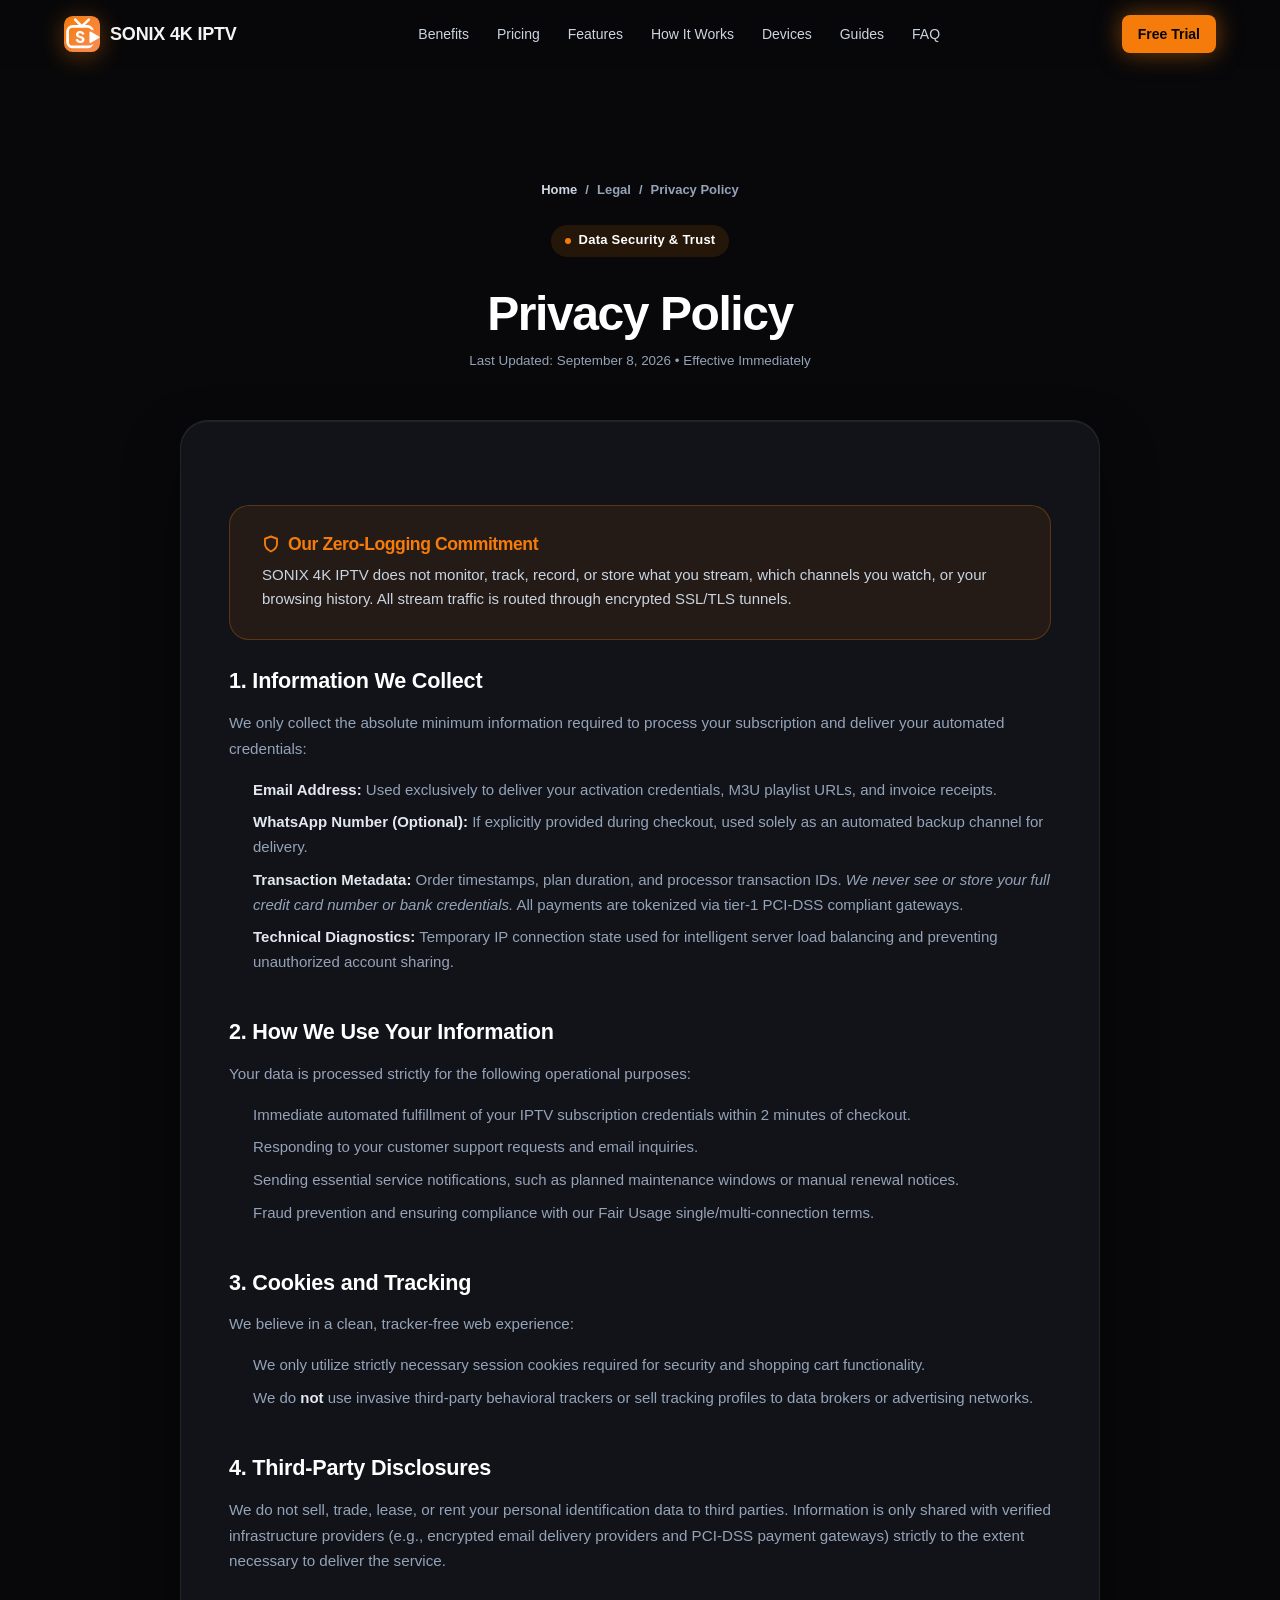
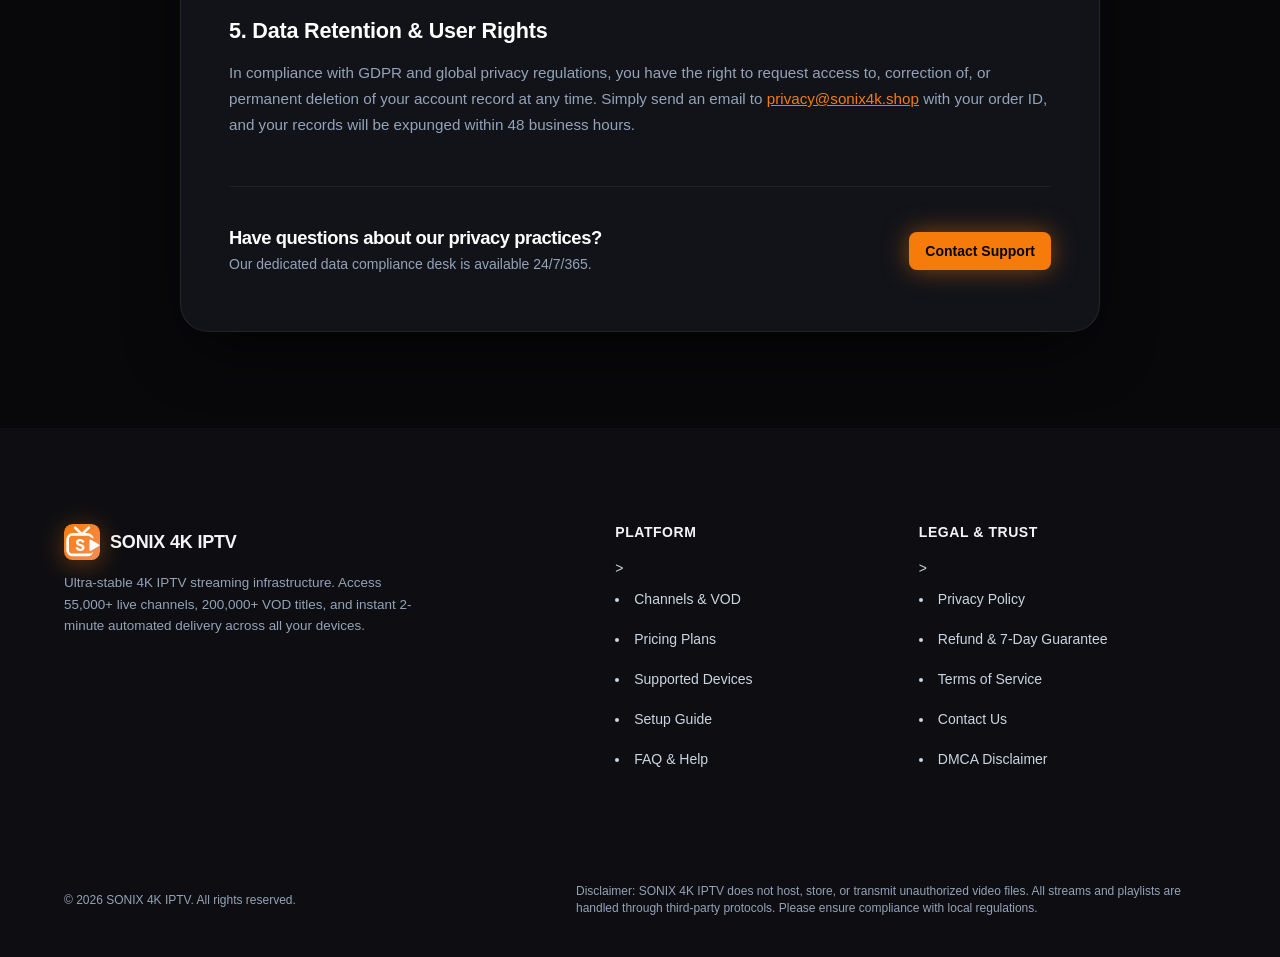
<file: privacy-policy.html>
<!DOCTYPE html>
<html lang="en" style="background-color:#08080a;color:#f4f4f6;">
<head>
  <meta charset="UTF-8">
  <meta name="viewport" content="width=device-width, initial-scale=1.0">
  
  <title>Privacy Policy | GDPR &amp; Data Protection | SONIX 4K IPTV</title>
  <meta name="description" content="How SONIX 4K IPTV protects your personal information with end‑to‑end encryption and strict privacy standards.">
  <meta name="robots" content="index, follow">
  <link rel="canonical" href="https://sonix4k.shop/privacy-policy.html">
  <meta name="format-detection" content="telephone=no">
  <meta name="theme-color" content="#08080a">

  <!-- Pure SVG Dynamic Brand Favicon & App Icons (Google SEO Compliant) -->
  <link rel="icon" type="image/svg+xml" href="data:image/svg+xml;utf8,%3Csvg%20xmlns%3D%22http%3A%2F%2Fwww.w3.org%2F2000%2Fsvg%22%20viewBox%3D%220%200%20100%20100%22%20width%3D%22100%25%22%20height%3D%22100%25%22%3E%0A%20%20%3Cdefs%3E%0A%20%20%20%20%3ClinearGradient%20id%3D%22tvkixBrandGrad%22%20x1%3D%220%25%22%20y1%3D%220%25%22%20x2%3D%22100%25%22%20y2%3D%22100%25%22%3E%0A%20%20%20%20%20%20%3Cstop%20offset%3D%220%25%22%20stop-color%3D%22%23f57c0a%22%2F%3E%0A%20%20%20%20%20%20%3Cstop%20offset%3D%22100%25%22%20stop-color%3D%22%23f78d55%22%2F%3E%0A%20%20%20%20%3C%2FlinearGradient%3E%0A%20%20%20%20%3Cmask%20id%3D%22tvCutout_942fqz%22%3E%0A%20%20%20%20%20%20%3Crect%20width%3D%22100%22%20height%3D%22100%22%20fill%3D%22%23ffffff%22%2F%3E%0A%20%20%20%20%20%20%3Cpath%20d%3D%22M%2073.5%2046%20L%2096%2059%20L%2073.5%2072%20Z%22%20fill%3D%22%23000000%22%20stroke%3D%22%23000000%22%20stroke-width%3D%2218.5%22%20stroke-linejoin%3D%22round%22%20stroke-linecap%3D%22round%22%2F%3E%0A%20%20%20%20%3C%2Fmask%3E%0A%20%20%3C%2Fdefs%3E%0A%20%20%3Crect%20width%3D%22100%22%20height%3D%22100%22%20rx%3D%2224%22%20fill%3D%22url(%23tvkixBrandGrad)%22%2F%3E%0A%20%20%3Cpath%20d%3D%22M%2031%2010%20L%2049.5%2029%20L%2069%2010%22%20fill%3D%22none%22%20stroke%3D%22%23ffffff%22%20stroke-width%3D%227%22%20stroke-linecap%3D%22round%22%20stroke-linejoin%3D%22round%22%2F%3E%0A%20%20%3Crect%20x%3D%2210%22%20y%3D%2229%22%20width%3D%2269%22%20height%3D%2257%22%20rx%3D%2214%22%20fill%3D%22none%22%20stroke%3D%22%23ffffff%22%20stroke-width%3D%227.5%22%20stroke-linejoin%3D%22round%22%20stroke-linecap%3D%22round%22%20mask%3D%22url(%23tvCutout_942fqz)%22%2F%3E%0A%20%20%3Cpath%20d%3D%22M%2073.5%2046%20L%2096%2059%20L%2073.5%2072%20Z%22%20fill%3D%22%23ffffff%22%20stroke%3D%22%23ffffff%22%20stroke-width%3D%225.5%22%20stroke-linejoin%3D%22round%22%20stroke-linecap%3D%22round%22%2F%3E%0A%20%20%3Ctext%20x%3D%2244%22%20y%3D%2258%22%20font-family%3D%22-apple-system%2C%20BlinkMacSystemFont%2C%20'Plus%20Jakarta%20Sans'%2C%20'Arial%20Black'%2C%20'Montserrat'%2C%20sans-serif%22%20font-size%3D%2244%22%20font-weight%3D%22900%22%20fill%3D%22%23ffffff%22%20text-anchor%3D%22middle%22%20dominant-baseline%3D%22central%22%3ES%3C%2Ftext%3E%0A%3C%2Fsvg%3E">
  <link rel="alternate icon" type="image/svg+xml" href="/assets/favicon.svg">
  <link rel="apple-touch-icon" href="data:image/svg+xml;utf8,%3Csvg%20xmlns%3D%22http%3A%2F%2Fwww.w3.org%2F2000%2Fsvg%22%20viewBox%3D%220%200%20100%20100%22%20width%3D%22100%25%22%20height%3D%22100%25%22%3E%0A%20%20%3Cdefs%3E%0A%20%20%20%20%3ClinearGradient%20id%3D%22tvkixBrandGrad%22%20x1%3D%220%25%22%20y1%3D%220%25%22%20x2%3D%22100%25%22%20y2%3D%22100%25%22%3E%0A%20%20%20%20%20%20%3Cstop%20offset%3D%220%25%22%20stop-color%3D%22%23f57c0a%22%2F%3E%0A%20%20%20%20%20%20%3Cstop%20offset%3D%22100%25%22%20stop-color%3D%22%23f78d55%22%2F%3E%0A%20%20%20%20%3C%2FlinearGradient%3E%0A%20%20%20%20%3Cmask%20id%3D%22tvCutout_942fqz%22%3E%0A%20%20%20%20%20%20%3Crect%20width%3D%22100%22%20height%3D%22100%22%20fill%3D%22%23ffffff%22%2F%3E%0A%20%20%20%20%20%20%3Cpath%20d%3D%22M%2073.5%2046%20L%2096%2059%20L%2073.5%2072%20Z%22%20fill%3D%22%23000000%22%20stroke%3D%22%23000000%22%20stroke-width%3D%2218.5%22%20stroke-linejoin%3D%22round%22%20stroke-linecap%3D%22round%22%2F%3E%0A%20%20%20%20%3C%2Fmask%3E%0A%20%20%3C%2Fdefs%3E%0A%20%20%3Crect%20width%3D%22100%22%20height%3D%22100%22%20rx%3D%2224%22%20fill%3D%22url(%23tvkixBrandGrad)%22%2F%3E%0A%20%20%3Cpath%20d%3D%22M%2031%2010%20L%2049.5%2029%20L%2069%2010%22%20fill%3D%22none%22%20stroke%3D%22%23ffffff%22%20stroke-width%3D%227%22%20stroke-linecap%3D%22round%22%20stroke-linejoin%3D%22round%22%2F%3E%0A%20%20%3Crect%20x%3D%2210%22%20y%3D%2229%22%20width%3D%2269%22%20height%3D%2257%22%20rx%3D%2214%22%20fill%3D%22none%22%20stroke%3D%22%23ffffff%22%20stroke-width%3D%227.5%22%20stroke-linejoin%3D%22round%22%20stroke-linecap%3D%22round%22%20mask%3D%22url(%23tvCutout_942fqz)%22%2F%3E%0A%20%20%3Cpath%20d%3D%22M%2073.5%2046%20L%2096%2059%20L%2073.5%2072%20Z%22%20fill%3D%22%23ffffff%22%20stroke%3D%22%23ffffff%22%20stroke-width%3D%225.5%22%20stroke-linejoin%3D%22round%22%20stroke-linecap%3D%22round%22%2F%3E%0A%20%20%3Ctext%20x%3D%2244%22%20y%3D%2258%22%20font-family%3D%22-apple-system%2C%20BlinkMacSystemFont%2C%20'Plus%20Jakarta%20Sans'%2C%20'Arial%20Black'%2C%20'Montserrat'%2C%20sans-serif%22%20font-size%3D%2244%22%20font-weight%3D%22900%22%20fill%3D%22%23ffffff%22%20text-anchor%3D%22middle%22%20dominant-baseline%3D%22central%22%3ES%3C%2Ftext%3E%0A%3C%2Fsvg%3E">
  <link rel="manifest" href="site.webmanifest">

  <!-- Open Graph -->
  <meta property="og:type" content="article">
  <meta property="og:url" content="https://sonix4k.shop/privacy-policy.html">
  <meta property="og:title" content="Privacy Policy | GDPR & Data Protection | SONIX 4K IPTV">
  <meta property="og:description" content="How SONIX 4K IPTV protects your personal information with end‑to‑end encryption and strict privacy standards.">
  <meta property="og:site_name" content="SONIX 4K IPTV">
  <meta property="og:image" content="https://sonix4k.shop/assets/images/og-preview.jpg">
  <meta property="og:image:width" content="1200">
  <meta property="og:image:height" content="630">

  <!-- Twitter / X -->
  <meta name="twitter:card" content="summary_large_image">
  <meta name="twitter:title" content="Privacy Policy | GDPR & Data Protection | SONIX 4K IPTV">
  <meta name="twitter:description" content="How SONIX 4K IPTV protects your personal information with end‑to‑end encryption and strict privacy standards.">
  <meta name="twitter:image" content="https://sonix4k.shop/assets/images/og-preview.jpg">

  <!-- Self-Hosted Critical Variable Font loaded via style.min.css with font-display: swap -->

  <!-- Main Stylesheet -->
  <link rel="stylesheet" href="/css/style.min.css?v=22.0">

  <!-- Breadcrumbs & WebPage Schema -->
  <script type="application/ld+json">
  {
    "@context": "https://schema.org",
    "@type": "WebPage",
    "name": "Privacy Policy | SONIX 4K IPTV",
    "url": "https://sonix4k.shop/privacy-policy.html",
    "description": "SONIX 4K IPTV privacy policy detailing our strict zero-logging and SSL encryption protections.",
    "breadcrumb": {
      "@type": "BreadcrumbList",
      "itemListElement": [
        {
          "@type": "ListItem",
          "position": 1,
          "name": "Home",
          "item": "https://sonix4k.shop/"
        },
        {
          "@type": "ListItem",
          "position": 2,
          "name": "Privacy Policy",
          "item": "https://sonix4k.shop/privacy-policy.html"
        }
      ]
    }
  }
  </script>
    <meta name="google-site-verification" content="xc-31fG65QyAQ2vSJiQfV2vExgyC66TX4p8R_Foc6XQ">

    <style id="site-dynamic-theme">
        
        :root {
            --accent: #f57c0a !important;
            --accent-hover: #f78d55 !important;
            --accent-text: #ffffff !important;
            --accent-light: rgba(245, 124, 10, 0.12) !important;
            --primary: #f57c0a !important;
            --primary-glow: rgba(245, 124, 10, 0.44) !important;
            --brand-r: 245;
            --brand-g: 124;
            --brand-b: 10;
            font-family: 'Inter', -apple-system, sans-serif !important;
        }
        /* Header & Logo Pure SVG Mark */
        .logo-icon {
            width: 36px !important;
            height: 36px !important;
            background: transparent !important;
            border: none !important;
            padding: 0 !important;
            display: inline-flex !important;
            align-items: center !important;
            justify-content: center !important;
            box-shadow: none !important;
            filter: drop-shadow(0 4px 12px rgba(245, 124, 10, 0.38)) !important;
            transition: transform 0.2s ease, filter 0.2s ease !important;
            flex-shrink: 0 !important;
        }
        .brand-logo:hover .logo-icon {
            transform: scale(1.06) !important;
            filter: drop-shadow(0 6px 18px rgba(245, 124, 10, 0.6)) !important;
        }
        .logo-icon svg {
            width: 100% !important;
            height: 100% !important;
            display: block !important;
        }
        .brand-accent, .accent-mark { color: #f57c0a !important; }

        /* Hero Headline & Title Bottom Accent */
        .title-bottom {
            color: #f57c0a !important;
            background: linear-gradient(135deg, rgb(250, 183, 120) 0%, #f57c0a 50%, #f78d55 100%) !important;
            -webkit-background-clip: text !important;
            -webkit-text-fill-color: transparent !important;
            background-clip: text !important;
            filter: drop-shadow(0 0 35px rgba(245, 124, 10, 0.55)) !important;
        }

        /* Light Rays Ambient Backdrop */
        .light-ray-left {
            background: linear-gradient(180deg, rgba(245, 124, 10, 0.45) 0%, rgba(245, 124, 10, 0.08) 60%, transparent 100%) !important;
        }
        .light-ray-right {
            background: linear-gradient(180deg, rgba(245, 124, 10, 0.4) 0%, rgba(245, 124, 10, 0.08) 60%, transparent 100%) !important;
        }
        .light-ray-center {
            background: radial-gradient(ellipse at top, rgba(245, 124, 10, 0.22) 0%, rgba(245, 124, 10, 0.05) 50%, transparent 80%) !important;
        }

        /* Hero Badge & Sparks */
        .badge-spark {
            color: #f57c0a !important;
            text-shadow: 0 0 10px rgba(245, 124, 10, 0.9), 0 0 20px rgba(245, 124, 10, 0.5) !important;
        }
        .hero-badge-pill {
            border: 1px solid rgba(245, 124, 10, 0.25) !important;
        }

        /* Buttons */
        .btn-pill-primary, .btn-pill-primary span, .btn-pill-primary:link, .btn-pill-primary:visited, .btn-primary { 
            background: #f57c0a !important; 
            color: #050507 !important; 
            font-weight: 800 !important; 
            box-shadow: 0 0 25px rgba(245, 124, 10, 0.5) !important; 
        }
        .btn-pill-primary:hover, .btn-primary:hover {
            background: #f78d55 !important;
            box-shadow: 0 0 35px rgba(245, 124, 10, 0.75) !important;
        }

        /* Metric Cards */
        .metric-dash { 
            background-color: #f57c0a !important; 
            box-shadow: 0 0 8px rgba(245, 124, 10, 0.7) !important; 
        }
        .metric-card:hover {
            border-color: rgba(245, 124, 10, 0.45) !important;
            box-shadow: 0 14px 40px rgba(0,0,0,0.55), 0 0 25px rgba(245, 124, 10, 0.2) !important;
        }
        .metric-icon-art {
            filter: drop-shadow(0 0 10px rgba(245, 124, 10, 0.35)) !important;
        }
        .metric-card:hover .metric-icon-art {
            filter: drop-shadow(0 0 16px rgba(245, 124, 10, 0.65)) !important;
        }
        .metric-icon-art line, .metric-icon-art rect, .metric-icon-art path {
            stroke: #f57c0a !important;
        }
        .metric-icon-art text {
            fill: #f57c0a !important;
        }

        /* Category Cards Hover */
        .category-card:hover {
            border-color: rgba(245, 124, 10, 0.5) !important;
            box-shadow: 0 12px 30px rgba(0,0,0,0.6), 0 0 20px rgba(245, 124, 10, 0.3) !important;
        }
        .category-card:hover .category-card-label {
            color: #f57c0a !important;
        }

        /* Benefits Section */
        .what-we-offer-section::before {
            background: radial-gradient(circle, rgba(245, 124, 10, 0.16) 0%, rgba(245, 124, 10, 0.03) 50%, transparent 70%) !important;
        }
        .benefit-card:hover {
            border-color: rgba(245, 124, 10, 0.4) !important;
            box-shadow: 0 16px 36px -10px rgba(0,0,0,0.6), 0 0 24px rgba(245, 124, 10, 0.18) !important;
        }
        .benefit-icon-wrapper, .benefit-icon-wrapper svg {
            color: #f57c0a !important;
        }
        .benefit-icon-glow {
            background: radial-gradient(circle, rgba(245, 124, 10, 0.55) 0%, rgba(245, 124, 10, 0.18) 50%, transparent 75%) !important;
        }

        /* Features Showcase */
        .feature-badge-tag {
            color: #f57c0a !important;
        }
        .feature-check-icon, .feature-check-icon svg {
            color: #f57c0a !important;
        }
        .feature-media-ambient {
            background: radial-gradient(circle, rgba(245, 124, 10, 0.22) 0%, rgba(245, 124, 10, 0.04) 60%, transparent 80%) !important;
        }
        .feature-mockup-img:hover {
            filter: drop-shadow(0 28px 42px rgba(0,0,0,0.8)) drop-shadow(0 0 25px rgba(245, 124, 10, 0.35)) !important;
        }

        /* Journey Banner */
        .journey-banner {
            background: linear-gradient(135deg, #f57c0a 0%, #f78d55 100%) !important;
            box-shadow: 0 15px 45px rgba(245, 124, 10, 0.3) !important;
        }
        .mockup-submit-btn, .mockup-download-btn {
            background: #f57c0a !important;
        }
        .mockup-play-center {
            border-color: #f57c0a !important;
            color: #f57c0a !important;
            background-color: rgba(245, 124, 10, 0.1) !important;
        }

        /* Pricing Plans */
        .price-plan-card.is-featured {
            border: 2px solid #f57c0a !important;
            box-shadow: 0 0 40px rgba(245, 124, 10, 0.22) !important;
        }
        .plan-badge-top {
            background: #f57c0a !important;
            color: #050507 !important;
            box-shadow: 0 4px 14px rgba(245, 124, 10, 0.4) !important;
        }
        .plan-card-subtitle.featured-subtitle, .plan-card-amount.featured-amount {
            color: #f57c0a !important;
        }
        .plan-savings-pill {
            background-color: rgba(245, 124, 10, 0.12) !important;
            border: 1px solid rgba(245, 124, 10, 0.3) !important;
            color: #f57c0a !important;
        }
        .plan-card-feature .check-icon {
            color: #f57c0a !important;
        }
        .plan-card-btn.solid-featured-btn {
            background: #f57c0a !important;
            border-color: #f57c0a !important;
            color: #050507 !important;
            box-shadow: 0 4px 18px rgba(245, 124, 10, 0.35) !important;
        }
        .trust-item svg {
            color: #f57c0a !important;
        }

        /* Devices Section */
        .device-card:hover {
            border-color: rgba(245, 124, 10, 0.45) !important;
            box-shadow: 0 16px 36px -10px rgba(0,0,0,0.65), 0 0 24px rgba(245, 124, 10, 0.18) !important;
        }
        .device-icon-wrapper, .device-icon-wrapper svg {
            color: #f57c0a !important;
            stroke: #f57c0a !important;
        }
        .device-icon-glow {
            background: radial-gradient(circle, rgba(245, 124, 10, 0.55) 0%, rgba(245, 124, 10, 0.18) 50%, transparent 75%) !important;
        }
        .device-card:hover .device-micro-tag {
            color: #f57c0a !important;
            background: rgba(245, 124, 10, 0.12) !important;
            border-color: rgba(245, 124, 10, 0.3) !important;
        }

        /* FAQ */
        .faq-item[open] {
            border-color: rgba(245, 124, 10, 0.35) !important;
        }
        .faq-item[open] .faq-chevron {
            color: #f57c0a !important;
        }
        .faq-answer a {
            color: #f57c0a !important;
        }

        /* Final CTA Banner */
        .cta-banner {
            border-top: 1px solid rgba(245, 124, 10, 0.55) !important;
        }
        .cta-banner::before {
            background: radial-gradient(circle, rgba(245, 124, 10, 0.26) 0%, rgba(245, 124, 10, 0.05) 50%, transparent 75%) !important;
        }
        .cta-pill-tag {
            color: #f57c0a !important;
            background: rgba(245, 124, 10, 0.1) !important;
            border: 1px solid rgba(245, 124, 10, 0.3) !important;
        }
        .cta-pill-tag .dot {
            background: #f57c0a !important;
            box-shadow: 0 0 8px #f57c0a !important;
        }
        .cta-main-btn {
            background: linear-gradient(135deg, #f57c0a 0%, #f78d55 100%) !important;
            color: #050507 !important;
            box-shadow: 0 12px 28px -4px rgba(245, 124, 10, 0.5), inset 0 1px 0 rgba(255,255,255,0.3) !important;
        }
        .cta-main-btn:hover {
            box-shadow: 0 18px 38px -4px rgba(245, 124, 10, 0.75) !important;
        }
        .cta-trust-badge svg {
            stroke: #f57c0a !important;
        }

        /* Footer & Subpages */
        .footer-link:hover { color: #f57c0a !important; }
        .policy-breadcrumbs a:hover { color: #f57c0a !important; }
        .policy-highlight {
            background: rgba(245, 124, 10, 0.08) !important;
            border: 1px solid rgba(245, 124, 10, 0.28) !important;
        }
        .policy-highlight h3 { color: #f57c0a !important; }
        .contact-channel-item:hover {
            border-color: rgba(245, 124, 10, 0.4) !important;
        }
        .contact-channel-icon {
            background: rgba(245, 124, 10, 0.12) !important;
            border: 1px solid rgba(245, 124, 10, 0.3) !important;
            color: #f57c0a !important;
        }
        .contact-channel-link, .contact-channel-link:hover { color: #f57c0a !important; }
        .form-input:focus, .form-select:focus, .form-textarea:focus {
            border-color: #f57c0a !important;
            box-shadow: 0 0 0 3px rgba(245, 124, 10, 0.2) !important;
        }
        :focus-visible {
            outline: 2px solid #f57c0a !important;
        }
        /* Custom theme for SONIX 4K IPTV */
    </style>
    
</head>
<body style="background-color:#08080a;">

  <!-- =========================================================================
       HEADER
       ========================================================================= -->
  <header class="site-header">
    <div class="container header-container">
      <a href="index.html" class="brand-logo" aria-label="SONIX 4K IPTV Homepage">
        <span class="logo-icon" aria-hidden="true"><svg xmlns="http://www.w3.org/2000/svg" viewBox="0 0 100 100" width="100%" height="100%">
  <defs>
    <linearGradient id="tvkixBrandGrad" x1="0%" y1="0%" x2="100%" y2="100%">
      <stop offset="0%" stop-color="#f57c0a"/>
      <stop offset="100%" stop-color="#f78d55"/>
    </linearGradient>
    <mask id="tvCutout_sz9m42">
      <rect width="100" height="100" fill="#ffffff"/>
      <path d="M 73.5 46 L 96 59 L 73.5 72 Z" fill="#000000" stroke="#000000" stroke-width="18.5" stroke-linejoin="round" stroke-linecap="round"/>
    </mask>
  </defs>
  <rect width="100" height="100" rx="24" fill="url(#tvkixBrandGrad)"/>
  <path d="M 31 10 L 49.5 29 L 69 10" fill="none" stroke="#ffffff" stroke-width="7" stroke-linecap="round" stroke-linejoin="round"/>
  <rect x="10" y="29" width="69" height="57" rx="14" fill="none" stroke="#ffffff" stroke-width="7.5" stroke-linejoin="round" stroke-linecap="round" mask="url(#tvCutout_sz9m42)"/>
  <path d="M 73.5 46 L 96 59 L 73.5 72 Z" fill="#ffffff" stroke="#ffffff" stroke-width="5.5" stroke-linejoin="round" stroke-linecap="round"/>
  <text x="44" y="58" font-family="-apple-system, BlinkMacSystemFont, 'Plus Jakarta Sans', 'Arial Black', 'Montserrat', sans-serif" font-size="44" font-weight="900" fill="#ffffff" text-anchor="middle" dominant-baseline="central">S</text>
</svg></span>
        <span>SONIX 4K IPTV</span>
      </a>

      <nav class="nav-menu" aria-label="Main Navigation">
        <a href="index.html#benefits" class="nav-link">Benefits</a>
        <a href="index.html#pricing" class="nav-link">Pricing</a>
        <a href="index.html#features" class="nav-link">Features</a>
        <a href="index.html#how-it-works" class="nav-link">How It Works</a>
        <a href="index.html#compatibility" class="nav-link">Devices</a>
        <a href="guides.html" class="nav-link">Guides</a>
        <a href="index.html#faq" class="nav-link">FAQ</a>
      </nav>

      <div class="header-actions">
        <a href="/trial" rel="nofollow noopener noreferrer" class="btn btn-primary btn-sm">Free Trial</a>
      </div>
    </div>
  </header>

  <!-- =========================================================================
       PAGE CONTENT
       ========================================================================= -->
  <main class="policy-page-wrapper">
    <div class="container">
      <div class="policy-header">
        <div class="policy-breadcrumbs">
          <a href="index.html">Home</a>
          <span>/</span>
          <span>Legal</span>
          <span>/</span>
          <span>Privacy Policy</span>
        </div>
        <div class="pill-badge">
          <span class="dot" aria-hidden="true"></span>
          <span>Data Security &amp; Trust</span>
        </div>
        <h1>Privacy Policy</h1>
        <div class="policy-last-updated">Last Updated: September 8, 2026 &bull; Effective Immediately</div>
      </div>

      <div class="policy-card">
        <div class="policy-highlight">
          <h3>
            <svg width="18" height="18" viewBox="0 0 24 24" fill="none" stroke="currentColor" stroke-width="2.5" stroke-linecap="round" stroke-linejoin="round" aria-hidden="true"><path d="M12 22s8-4 8-10V5l-8-3-8 3v7c0 6 8 10 8 10z"></path></svg>
            Our Zero-Logging Commitment
          </h3>
          <p>
            SONIX 4K IPTV does not monitor, track, record, or store what you stream, which channels you watch, or your browsing history. All stream traffic is routed through encrypted SSL/TLS tunnels.
          </p>
        </div>

        <section class="policy-section">
          <h2>1. Information We Collect</h2>
          <p>We only collect the absolute minimum information required to process your subscription and deliver your automated credentials:</p>
          <ul>
            <li><strong>Email Address:</strong> Used exclusively to deliver your activation credentials, M3U playlist URLs, and invoice receipts.</li>
            <li><strong>WhatsApp Number (Optional):</strong> If explicitly provided during checkout, used solely as an automated backup channel for delivery.</li>
            <li><strong>Transaction Metadata:</strong> Order timestamps, plan duration, and processor transaction IDs. <em>We never see or store your full credit card number or bank credentials.</em> All payments are tokenized via tier-1 PCI-DSS compliant gateways.</li>
            <li><strong>Technical Diagnostics:</strong> Temporary IP connection state used for intelligent server load balancing and preventing unauthorized account sharing.</li>
          </ul>
        </section>

        <section class="policy-section">
          <h2>2. How We Use Your Information</h2>
          <p>Your data is processed strictly for the following operational purposes:</p>
          <ul>
            <li>Immediate automated fulfillment of your IPTV subscription credentials within 2 minutes of checkout.</li>
            <li>Responding to your customer support requests and email inquiries.</li>
            <li>Sending essential service notifications, such as planned maintenance windows or manual renewal notices.</li>
            <li>Fraud prevention and ensuring compliance with our Fair Usage single/multi-connection terms.</li>
          </ul>
        </section>

        <section class="policy-section">
          <h2>3. Cookies and Tracking</h2>
          <p>We believe in a clean, tracker-free web experience:</p>
          <ul>
            <li>We only utilize strictly necessary session cookies required for security and shopping cart functionality.</li>
            <li>We do <strong>not</strong> use invasive third-party behavioral trackers or sell tracking profiles to data brokers or advertising networks.</li>
          </ul>
        </section>

        <section class="policy-section">
          <h2>4. Third-Party Disclosures</h2>
          <p>
            We do not sell, trade, lease, or rent your personal identification data to third parties. Information is only shared with verified infrastructure providers (e.g., encrypted email delivery providers and PCI-DSS payment gateways) strictly to the extent necessary to deliver the service.
          </p>
        </section>

        <section class="policy-section">
          <h2>5. Data Retention &amp; User Rights</h2>
          <p>
            In compliance with GDPR and global privacy regulations, you have the right to request access to, correction of, or permanent deletion of your account record at any time. Simply send an email to <a href="mailto:privacy@sonix4k.shop" style="color: var(--accent); text-decoration: underline;">privacy@sonix4k.shop</a> with your order ID, and your records will be expunged within 48 business hours.
          </p>
        </section>

        <div class="policy-cta-box">
          <div>
            <h3>Have questions about our privacy practices?</h3>
            <p>Our dedicated data compliance desk is available 24/7/365.</p>
          </div>
          <a href="contact.html" class="btn btn-primary btn-sm">Contact Support</a>
        </div>
      </div>
    </div>
  </main>

  <!-- =========================================================================
       FOOTER
       ========================================================================= -->
  <footer class="site-footer">
    <div class="container">
      <div class="footer-grid">
        <!-- Brand & Mission -->
        <div class="footer-brand">
          <a href="index.html" class="brand-logo" aria-label="SONIX 4K IPTV Homepage">
            <span class="logo-icon" aria-hidden="true"><svg xmlns="http://www.w3.org/2000/svg" viewBox="0 0 100 100" width="100%" height="100%">
  <defs>
    <linearGradient id="tvkixBrandGrad" x1="0%" y1="0%" x2="100%" y2="100%">
      <stop offset="0%" stop-color="#f57c0a"/>
      <stop offset="100%" stop-color="#f78d55"/>
    </linearGradient>
    <mask id="tvCutout_sz9m42">
      <rect width="100" height="100" fill="#ffffff"/>
      <path d="M 73.5 46 L 96 59 L 73.5 72 Z" fill="#000000" stroke="#000000" stroke-width="18.5" stroke-linejoin="round" stroke-linecap="round"/>
    </mask>
  </defs>
  <rect width="100" height="100" rx="24" fill="url(#tvkixBrandGrad)"/>
  <path d="M 31 10 L 49.5 29 L 69 10" fill="none" stroke="#ffffff" stroke-width="7" stroke-linecap="round" stroke-linejoin="round"/>
  <rect x="10" y="29" width="69" height="57" rx="14" fill="none" stroke="#ffffff" stroke-width="7.5" stroke-linejoin="round" stroke-linecap="round" mask="url(#tvCutout_sz9m42)"/>
  <path d="M 73.5 46 L 96 59 L 73.5 72 Z" fill="#ffffff" stroke="#ffffff" stroke-width="5.5" stroke-linejoin="round" stroke-linecap="round"/>
  <text x="44" y="58" font-family="-apple-system, BlinkMacSystemFont, 'Plus Jakarta Sans', 'Arial Black', 'Montserrat', sans-serif" font-size="44" font-weight="900" fill="#ffffff" text-anchor="middle" dominant-baseline="central">S</text>
</svg></span>
            <span>SONIX 4K IPTV</span>
          </a>
          <p>
            Ultra-stable 4K IPTV streaming infrastructure. Access 55,000+ live channels, 200,000+ VOD titles, and instant 2-minute automated delivery across all your devices.
          </p>
        </div>

        <!-- Platform Navigation -->
        <div>
          <h3 class="footer-col-title">Platform</h3>>
            <li><a href="index.html#features" class="footer-link">Channels &amp; VOD</a></li>
            <li><a href="index.html#pricing" class="footer-link">Pricing Plans</a></li>
            <li><a href="index.html#compatibility" class="footer-link">Supported Devices</a></li>
            <li><a href="index.html#how-it-works" class="footer-link">Setup Guide</a></li>
            <li><a href="index.html#faq" class="footer-link">FAQ &amp; Help</a></li>
          </ul>
        </div>

        <!-- Essential Legal & Support Pages (Google SEO) -->
        <div>
          <h3 class="footer-col-title">Legal &amp; Trust</h3>>
            <li><a href="privacy-policy.html" class="footer-link">Privacy Policy</a></li>
            <li><a href="refund-policy.html" class="footer-link">Refund &amp; 7-Day Guarantee</a></li>
            <li><a href="terms.html" class="footer-link">Terms of Service</a></li>
            <li><a href="contact.html" class="footer-link">Contact Us</a></li>
            <li><a href="dmca.html" class="footer-link">DMCA Disclaimer</a></li>
          </ul>
        </div>
      </div>

      <div class="footer-bottom">
        <div>&copy; 2026 SONIX 4K IPTV. All rights reserved.</div>
        <div class="footer-disclaimer">
          Disclaimer: SONIX 4K IPTV does not host, store, or transmit unauthorized video files. All streams and playlists are handled through third-party protocols. Please ensure compliance with local regulations.
        </div>
      </div>
    </div>
  </footer>


    <!-- SATELLITE ON-SITE MODAL POPUP SYSTEM (Trial & Pay) -->
    <div id="sat-modal-overlay" class="sat-modal-overlay" aria-hidden="true" role="dialog" aria-modal="true">
        <div class="sat-modal-backdrop" onclick="closeSiteModal()"></div>
        <div class="sat-modal-container" role="document">
            
            <!-- Modal Header -->
            <div class="sat-modal-header">
                <div class="sat-tab-switch">
                    <button type="button" class="sat-tab-btn active" id="sat-tab-trial" onclick="switchSiteModalTab('trial')">
                        <span class="sat-tab-dot"></span>
                        <span>Free Trial</span>
                    </button>
                    <button type="button" class="sat-tab-btn" id="sat-tab-order" onclick="switchSiteModalTab('order')">
                        <svg width="15" height="15" viewBox="0 0 24 24" fill="none" stroke="currentColor" stroke-width="2" stroke-linecap="round" stroke-linejoin="round" style="margin-right:6px;"><rect x="2" y="5" width="20" height="14" rx="2"/><line x1="2" y1="10" x2="22" y2="10"/></svg>
                        <span>Plans</span>
                    </button>
                </div>
                <button type="button" class="sat-modal-close" onclick="closeSiteModal()" aria-label="Close modal">
                    <svg width="14" height="14" viewBox="0 0 24 24" fill="none" stroke="currentColor" stroke-width="2.5" stroke-linecap="round" stroke-linejoin="round"><line x1="18" y1="6" x2="6" y2="18"></line><line x1="6" y1="6" x2="18" y2="18"></line></svg>
                </button>
            </div>

            <!-- VIEW 1: FREE TRIAL -->
            <div id="sat-view-trial" class="sat-modal-view active">
                <h2 class="sat-trial-intro">Get your free 24H trial</h2>

                <!-- WhatsApp One-Click Activation (Reference UI) -->
                <a href="https://api.whatsapp.com/send?phone=19145205753&text=Hi!%20I%20would%20like%20to%20activate%20a%2024H%20free%20trial%20for%20SONIX%204K%20IPTV"
                   target="_blank" rel="noopener noreferrer" class="sat-btn-wa-activate">
                    <span class="sat-wa-btn-left">
                        <span class="sat-wa-btn-circle">
                            <svg width="19" height="19" viewBox="0 0 24 24" fill="currentColor">
                                <path d="M17.472 14.382c-.297-.149-1.758-.867-2.03-.967-.273-.099-.471-.148-.67.15-.197.297-.767.966-.94 1.164-.173.199-.347.223-.644.075-.297-.15-1.255-.463-2.39-1.475-.883-.788-1.48-1.761-1.653-2.059-.173-.297-.018-.458.13-.606.134-.133.298-.347.446-.52.149-.174.198-.298.298-.497.099-.198.05-.371-.025-.52-.075-.149-.669-1.612-.916-2.207-.242-.579-.487-.5-.669-.51-.173-.008-.371-.01-.57-.01-.198 0-.52.074-.792.372-.272.297-1.04 1.016-1.04 2.479 0 1.462 1.065 2.875 1.213 3.074.149.198 2.096 3.2 5.077 4.487.709.306 1.262.489 1.694.625.712.227 1.36.195 1.871.118.571-.085 1.758-.719 2.006-1.413.248-.694.248-1.289.173-1.413-.074-.124-.272-.198-.57-.347m-5.421 7.403h-.004a9.87 9.87 0 01-5.031-1.378l-.361-.214-3.741.982.998-3.648-.235-.374a9.86 9.86 0 01-1.51-5.26c.001-5.45 4.436-9.884 9.888-9.884 2.64 0 5.122 1.03 6.988 2.898a9.825 9.825 0 012.893 6.994c-.003 5.45-4.437 9.884-9.885 9.884m8.413-18.297A11.815 11.815 0 0012.05 0C5.495 0 .16 5.335.157 11.892c0 2.096.547 4.142 1.588 5.945L.057 24l6.305-1.654a11.882 11.882 0 005.683 1.448h.005c6.554 0 11.89-5.335 11.893-11.893a11.821 11.821 0 00-3.48-8.413z"/>
                            </svg>
                        </span>
                        <span class="sat-wa-btn-text">Activate via WhatsApp</span>
                    </span>
                    <svg class="sat-wa-btn-arrow" width="18" height="18" viewBox="0 0 24 24" fill="none" stroke="currentColor" stroke-width="2.5" stroke-linecap="round" stroke-linejoin="round">
                        <line x1="5" y1="12" x2="19" y2="12"></line>
                        <polyline points="12 5 19 12 12 19"></polyline>
                    </svg>
                </a>

                <!-- Divider: or request your 24H trial -->
                <div class="sat-trial-divider">
                    <span>or request your 24H trial</span>
                </div>

                <form id="sat-trial-form" onsubmit="submitSiteTrial(event)">
                    <!-- Row: Full Name & Email Address -->
                    <div class="sat-input-row">
                        <div class="sat-field-box">
                            <svg class="sat-field-icon" viewBox="0 0 24 24" fill="none" stroke="currentColor" stroke-width="2" stroke-linecap="round" stroke-linejoin="round">
                                <path d="M20 21v-2a4 4 0 0 0-4-4H8a4 4 0 0 0-4 4v2"></path>
                                <circle cx="12" cy="7" r="4"></circle>
                            </svg>
                            <input type="text" id="sat-trial-name" class="sat-field-input" placeholder="Full Name" autocomplete="name">
                        </div>
                        <div class="sat-field-box">
                            <svg class="sat-field-icon" viewBox="0 0 24 24" fill="none" stroke="currentColor" stroke-width="2" stroke-linecap="round" stroke-linejoin="round">
                                <rect width="20" height="16" x="2" y="4" rx="2"></rect>
                                <path d="m22 7-8.97 5.7a1.94 1.94 0 0 1-2.06 0L2 7"></path>
                            </svg>
                            <input type="email" id="sat-trial-email" class="sat-field-input" placeholder="Email Address" required autocomplete="email">
                        </div>
                    </div>

                    <!-- Select Package -->
                    <div class="sat-package-section">
                        <div class="sat-package-label">
                            <svg viewBox="0 0 24 24" fill="none" stroke="#10b981" stroke-width="2" stroke-linecap="round" stroke-linejoin="round">
                                <circle cx="12" cy="12" r="10"></circle>
                                <line x1="2" y1="12" x2="22" y2="12"></line>
                                <path d="M12 2a15.3 15.3 0 0 1 4 10 15.3 15.3 0 0 1-4 10 15.3 15.3 0 0 1-4-10 15.3 15.3 0 0 1 4-10z"></path>
                            </svg>
                            <span>Select Package</span>
                        </div>
                        <div class="sat-package-grid">
                            <button type="button" class="sat-pkg-btn is-active" id="sat-pkg-worldwide" data-pkg="Worldwide" onclick="selectSitePackage('Worldwide')">Worldwide</button>
                            <button type="button" class="sat-pkg-btn" id="sat-pkg-english" data-pkg="English" onclick="selectSitePackage('English')">English</button>
                            <button type="button" class="sat-pkg-btn" id="sat-pkg-europe" data-pkg="Europe" onclick="selectSitePackage('Europe')">Europe</button>
                        </div>
                        <input type="hidden" id="sat-selected-pkg" value="Worldwide">
                    </div>

                    <!-- Preferred Device (Optional) -->
                    <div class="sat-form-group">
                        <label class="sat-label-sub" for="sat-trial-device">Preferred Device <span class="sat-opt">(Optional)</span></label>
                        <div class="sat-field-box sat-select-box">
                            <svg class="sat-field-icon" viewBox="0 0 24 24" fill="none" stroke="currentColor" stroke-width="2" stroke-linecap="round" stroke-linejoin="round">
                                <rect width="20" height="15" x="2" y="3" rx="2"></rect>
                                <polyline points="17 21 12 18 7 21"></polyline>
                            </svg>
                            <select id="sat-trial-device" class="sat-field-select">
                                <option value="Firestick / Fire TV">Firestick / Fire TV</option>
                                <option value="Android TV / Box / Google TV">Android TV / Google TV</option>
                                <option value="Smart TV (Samsung / LG)">Smart TV (Samsung / LG)</option>
                                <option value="Apple TV / iOS">Apple TV / iOS</option>
                                <option value="Windows PC / Mac">Windows PC / Mac</option>
                                <option value="MAG Box / Formuler">MAG Box / Formuler</option>
                                <option value="Other / General M3U">Other / General M3U</option>
                            </select>
                            <svg class="sat-select-chevron" viewBox="0 0 24 24" fill="none" stroke="currentColor" stroke-width="2.5" stroke-linecap="round" stroke-linejoin="round">
                                <polyline points="6 9 12 15 18 9"></polyline>
                            </svg>
                        </div>
                    </div>

                    <!-- Additional Information (Optional) -->
                    <div class="sat-form-group">
                        <label class="sat-label-sub" for="sat-trial-note">Additional Information <span class="sat-opt">(Optional)</span></label>
                        <div class="sat-field-box">
                            <svg class="sat-field-icon" viewBox="0 0 24 24" fill="none" stroke="currentColor" stroke-width="2" stroke-linecap="round" stroke-linejoin="round">
                                <path d="M14 2H6a2 2 0 0 0-2 2v16a2 2 0 0 0 2 2h12a2 2 0 0 0 2-2V8z"></path>
                                <polyline points="14 2 14 8 20 8"></polyline>
                                <line x1="16" y1="13" x2="8" y2="13"></line>
                                <line x1="16" y1="17" x2="8" y2="17"></line>
                            </svg>
                            <input type="text" id="sat-trial-note" class="sat-field-input" placeholder="No adult, specific country, device, or note...">
                        </div>
                    </div>

                    <div id="sat-trial-error" class="sat-alert-error" style="display:none;"></div>

                    <!-- Submit Button -->
                    <button type="submit" id="sat-trial-submit-btn" class="sat-btn-main">
                        <span class="sat-btn-text">Request 24H Trial &rarr;</span>
                        <span class="sat-spinner" style="display:none;"></span>
                    </button>
                </form>

                <!-- Minimalist Clean 3-Column Trust Grid (Trial) -->
                <div class="sat-trial-trust-grid">
                    <div class="sat-trial-trust-item">
                        <svg class="sat-trial-trust-icon" viewBox="0 0 24 24" fill="none" stroke="#10b981" stroke-width="2.2" stroke-linecap="round" stroke-linejoin="round">
                            <circle cx="12" cy="12" r="10"></circle>
                            <polyline points="12 6 12 12 16 14"></polyline>
                        </svg>
                        <div class="sat-trial-trust-text">
                            <span class="sat-trial-trust-title">24H Free Trial</span>
                            <span class="sat-trial-trust-desc">No credit card required</span>
                        </div>
                    </div>
                    <div class="sat-trial-trust-item">
                        <svg class="sat-trial-trust-icon" viewBox="0 0 24 24" fill="none" stroke="#10b981" stroke-width="2.2" stroke-linecap="round" stroke-linejoin="round">
                            <polygon points="12 2 15.09 8.26 22 9.27 17 14.14 18.18 21.02 12 17.77 5.82 21.02 7 14.14 2 9.27 8.91 8.26 12 2"></polygon>
                        </svg>
                        <div class="sat-trial-trust-text">
                            <span class="sat-trial-trust-title">Premium Streaming</span>
                            <span class="sat-trial-trust-desc">4K &amp; 8K quality</span>
                        </div>
                    </div>
                    <div class="sat-trial-trust-item">
                        <svg class="sat-trial-trust-icon" viewBox="0 0 24 24" fill="none" stroke="#10b981" stroke-width="2.2" stroke-linecap="round" stroke-linejoin="round">
                            <polyline points="20 6 9 17 4 12"></polyline>
                        </svg>
                        <div class="sat-trial-trust-text">
                            <span class="sat-trial-trust-title">Easy &amp; Flexible</span>
                            <span class="sat-trial-trust-desc">No hidden fees</span>
                        </div>
                    </div>
                </div>

                <!-- Trial Success State -->
                <div id="sat-trial-success" class="sat-success-view" style="display:none;">
                    <div class="sat-success-icon-wrap">
                        <svg width="36" height="36" viewBox="0 0 24 24" fill="none" stroke="#10b981" stroke-width="2.5" stroke-linecap="round" stroke-linejoin="round"><polyline points="20 6 9 17 4 12"/></svg>
                    </div>
                    <h4>Trial Request Received!</h4>
                    <p>Your free 24-hour IPTV access for <strong>SONIX 4K IPTV</strong> is being prepared. We have dispatched your playlist credentials and setup tutorial to:</p>
                    <div class="sat-confirmed-email" id="sat-confirmed-email"></div>

                    <div class="sat-notice-box">
                        <div class="sat-notice-title">Check Inbox &amp; Junk Folder</div>
                        <p>Please check both your primary inbox and junk/spam folder. If you do not receive the email within a few minutes, reach out to us on WhatsApp.</p>
                    </div>

                    <div class="sat-order-help-actions" style="margin-bottom:14px;">
                        <a href="mailto:sonix4kiptv@tvkix.com?subject=Free%20Trial%20Support%20-%20SONIX%204K%20IPTV"
                           class="sat-order-help-btn sat-btn-email" title="sonix4kiptv@tvkix.com">
                            <svg width="16" height="16" viewBox="0 0 24 24" fill="none" stroke="currentColor" stroke-width="2" stroke-linecap="round" stroke-linejoin="round">
                                <rect width="20" height="16" x="2" y="4" rx="2"></rect>
                                <path d="m22 7-8.97 5.7a1.94 1.94 0 0 1-2.06 0L2 7"></path>
                            </svg>
                            <span>Email Support</span>
                        </a>
                        <a href="https://api.whatsapp.com/send?phone=19145205753&text=Hi!%20I%20requested%20a%20free%20trial%20on%20SONIX%204K%20IPTV%20and%20haven't%20received%20the%20email%20yet."
                           target="_blank" rel="noopener noreferrer" class="sat-order-help-btn sat-btn-wa">
                            <svg width="16" height="16" viewBox="0 0 24 24" fill="currentColor">
                                <path d="M17.472 14.382c-.297-.149-1.758-.867-2.03-.967-.273-.099-.471-.148-.67.15-.197.297-.767.966-.94 1.164-.173.199-.347.223-.644.075-.297-.15-1.255-.463-2.39-1.475-.883-.788-1.48-1.761-1.653-2.059-.173-.297-.018-.458.13-.606.134-.133.298-.347.446-.52.149-.174.198-.298.298-.497.099-.198.05-.371-.025-.52-.075-.149-.669-1.612-.916-2.207-.242-.579-.487-.5-.669-.51-.173-.008-.371-.01-.57-.01-.198 0-.52.074-.792.372-.272.297-1.04 1.016-1.04 2.479 0 1.462 1.065 2.875 1.213 3.074.149.198 2.096 3.2 5.077 4.487.709.306 1.262.489 1.694.625.712.227 1.36.195 1.871.118.571-.085 1.758-.719 2.006-1.413.248-.694.248-1.289.173-1.413-.074-.124-.272-.198-.57-.347m-5.421 7.403h-.004a9.87 9.87 0 01-5.031-1.378l-.361-.214-3.741.982.998-3.648-.235-.374a9.86 9.86 0 01-1.51-5.26c.001-5.45 4.436-9.884 9.888-9.884 2.64 0 5.122 1.03 6.988 2.898a9.825 9.825 0 012.893 6.994c-.003 5.45-4.437 9.884-9.885 9.884m8.413-18.297A11.815 11.815 0 0012.05 0C5.495 0 .16 5.335.157 11.892c0 2.096.547 4.142 1.588 5.945L.057 24l6.305-1.654a11.882 11.882 0 005.683 1.448h.005c6.554 0 11.89-5.335 11.893-11.893a11.821 11.821 0 00-3.48-8.413z"/>
                            </svg>
                            <span>WhatsApp</span>
                        </a>
                    </div>

                    <button type="button" class="sat-btn-secondary" onclick="closeSiteModal()">Done &bull; Continue Browsing</button>
                </div>
            </div>

            <!-- VIEW 2: CHOOSE YOUR PLAN & CHECKOUT -->
            <div id="sat-view-order" class="sat-modal-view">
                <div id="sat-order-form-wrap">
                    <h2 class="sat-form-title">Almost there</h2>
                    <p class="sat-form-subtitle">Enter your details and we'll email your payment link.</p>

                    <form id="sat-order-form" onsubmit="submitSiteOrder(event)">
                    
                    <!-- Selected Plan Summary Card with Quick Switcher -->
                    <div class="sat-selected-summary">
                        <div class="sat-summary-main">
                            <div class="sat-summary-plan" id="sat-summary-plan-text">12 Months &bull; 1 Device</div>
                            <div class="sat-summary-right">
                                <span class="sat-summary-price" id="sat-summary-price-text">$66.99</span>
                                <button type="button" class="sat-change-plan-btn" id="sat-plan-toggle-btn" onclick="togglePlanDropdown()">
                                    <span>Change</span>
                                    <svg class="sat-change-arrow" width="11" height="11" viewBox="0 0 24 24" fill="none" stroke="currentColor" stroke-width="2.5"><polyline points="6 9 12 15 18 9"></polyline></svg>
                                </button>
                            </div>
                        </div>

                        <!-- Collapsible Quick Plan Switcher -->
                        <div id="sat-plan-dropdown" class="sat-plan-dropdown" style="display: none;">
                            <div class="sat-drop-group">
                                <div class="sat-drop-title">Duration</div>
                                <div class="sat-drop-pills">
                                    <button type="button" class="sat-drop-pill" id="sat-pill-1m" onclick="selectSitePlan('1m')">1 Mo</button>
                                    <button type="button" class="sat-drop-pill" id="sat-pill-3m" onclick="selectSitePlan('3m')">3 Mo</button>
                                    <button type="button" class="sat-drop-pill" id="sat-pill-6m" onclick="selectSitePlan('6m')">6 Mo</button>
                                    <button type="button" class="sat-drop-pill is-active" id="sat-pill-12m" onclick="selectSitePlan('12m')">12 Mo <span class="sat-pill-badge">Best</span></button>
                                </div>
                            </div>

                            <div class="sat-drop-group" style="margin-top: 10px;">
                                <div class="sat-drop-title">Devices</div>
                                <div class="sat-drop-pills sat-pills-5">
                                    <button type="button" class="sat-drop-pill is-active" id="sat-devpill-1" onclick="selectSiteDevice(1)">1 Device</button>
                                    <button type="button" class="sat-drop-pill" id="sat-devpill-2" onclick="selectSiteDevice(2)">2 Devices</button>
                                    <button type="button" class="sat-drop-pill" id="sat-devpill-3" onclick="selectSiteDevice(3)">3 Devices</button>
                                    <button type="button" class="sat-drop-pill" id="sat-devpill-4" onclick="selectSiteDevice(4)">4 Devices</button>
                                    <button type="button" class="sat-drop-pill" id="sat-devpill-5" onclick="selectSiteDevice(5)">5 Devices</button>
                                </div>
                            </div>
                        </div>
                    </div>

                    <!-- Payment Method (Credit Card / Apple Pay / Crypto) -->
                    <div class="sat-method-section">
                        <label class="sat-label-sub">Payment Method</label>
                        <div class="sat-method-grid">
                            <button type="button" class="sat-method-btn is-active" id="sat-method-card" onclick="selectSitePaymentMethod('card')">
                                <svg width="15" height="15" viewBox="0 0 24 24" fill="none" stroke="currentColor" stroke-width="2" stroke-linecap="round" stroke-linejoin="round">
                                    <rect x="2" y="5" width="20" height="14" rx="2"></rect>
                                    <line x1="2" y1="10" x2="22" y2="10"></line>
                                </svg>
                                <span>Credit Card</span>
                            </button>
                            <button type="button" class="sat-method-btn" id="sat-method-apple" onclick="selectSitePaymentMethod('applepay')">
                                <svg width="14" height="16" viewBox="0 0 170 170" fill="currentColor">
                                    <path d="M150.37 130.25c-2.45 5.66-5.35 10.87-8.71 15.66-4.58 6.53-8.33 11.05-11.22 13.56-4.48 4.12-9.28 6.23-14.42 6.35-3.69 0-8.14-1.05-13.32-3.18-5.19-2.12-9.97-3.17-14.34-3.17-4.58 0-9.49 1.05-14.75 3.17-5.26 2.13-9.5 3.24-12.74 3.35-4.35.13-9.16-1.9-14.42-6.08-3.7-3.04-7.58-7.7-11.64-13.98-5.87-9.03-10.42-19.18-13.65-30.47-3.23-11.28-4.85-21.73-4.85-31.35 0-14.8 3.73-26.68 11.19-35.63 7.45-8.94 16.7-13.48 27.75-13.61 5.99 0 12.06 1.45 18.21 4.36 6.16 2.91 10.15 4.41 11.97 4.5 2.12-.22 6.47-1.78 13.06-4.68 6.58-2.9 12.63-4.22 18.14-3.96 11.39.65 20.67 4.77 27.84 12.35-9.92 6.01-14.77 14.38-14.56 25.1.22 8.37 3.51 15.34 9.87 20.91 6.36 5.57 13.79 8.78 22.3 9.63-1.85 5.66-4.03 11.43-6.54 17.31zM119.22 31.9c0-7.29 2.68-14.13 8.04-20.52 5.36-6.39 11.97-10.35 19.83-11.88.33 1.41.49 2.72.49 3.92 0 7.29-2.73 14.07-8.19 20.35-5.46 6.27-12.21 10.17-20.26 11.7-.1-.98-.15-2.18-.15-3.57z"/>
                                </svg>
                                <span>Apple Pay</span>
                            </button>
                            <button type="button" class="sat-method-btn" id="sat-method-crypto" onclick="selectSitePaymentMethod('crypto')">
                                <svg width="15" height="15" viewBox="0 0 24 24" fill="none" stroke="currentColor" stroke-width="2" stroke-linecap="round" stroke-linejoin="round">
                                    <circle cx="12" cy="12" r="10"></circle>
                                    <path d="M9 8h4.5a2 2 0 0 1 0 4H9m0 0h5a2 2 0 0 1 0 4H9m3-8V6m0 12v-2"></path>
                                </svg>
                                <span>Crypto</span>
                                <span class="sat-crypto-badge">5% OFF</span>
                            </button>
                        </div>

                        <!-- Crypto Info Box (shown only when Crypto is active) -->
                        <div id="sat-crypto-box" class="sat-crypto-box" style="display: none;">
                            <div class="sat-crypto-coins">
                                <span class="sat-coin-tag sat-coin-btc">Bitcoin</span>
                                <span class="sat-coin-tag sat-coin-usdt">USDT</span>
                                <span class="sat-coin-tag sat-coin-eth">Ethereum</span>
                                <span class="sat-coin-tag sat-coin-sol">Solana</span>
                                <span class="sat-coin-tag sat-coin-more">+50 Coins</span>
                            </div>
                            <div class="sat-crypto-note">
                                <svg width="14" height="14" viewBox="0 0 24 24" fill="none" stroke="#10b981" stroke-width="2.5"><polyline points="20 6 9 17 4 12"></polyline></svg>
                                <span>5% discount applied automatically &bull; Instant activation</span>
                            </div>
                        </div>
                    </div>

                    <!-- User Info: Full Name & Email -->
                    <div class="sat-form-group" style="margin-top: 14px;">
                        <label class="sat-label-sub" for="sat-order-name">Your Name <span style="color:#64748b; font-weight:normal;">(Optional)</span></label>
                        <div class="sat-field-box">
                            <svg class="sat-field-icon" viewBox="0 0 24 24" fill="none" stroke="currentColor" stroke-width="2" stroke-linecap="round" stroke-linejoin="round">
                                <path d="M20 21v-2a4 4 0 0 0-4-4H8a4 4 0 0 0-4 4v2"></path>
                                <circle cx="12" cy="7" r="4"></circle>
                            </svg>
                            <input type="text" id="sat-order-name" class="sat-field-input" placeholder="Your Name" autocomplete="name">
                        </div>
                    </div>

                    <div class="sat-form-group">
                        <label class="sat-label-sub" for="sat-order-email">Email Address <span style="color:#ef4444;">*</span></label>
                        <div class="sat-field-box">
                            <svg class="sat-field-icon" viewBox="0 0 24 24" fill="none" stroke="currentColor" stroke-width="2" stroke-linecap="round" stroke-linejoin="round">
                                <rect width="20" height="16" x="2" y="4" rx="2"></rect>
                                <path d="m22 7-8.97 5.7a1.94 1.94 0 0 1-2.06 0L2 7"></path>
                            </svg>
                            <input type="email" id="sat-order-email" class="sat-field-input" placeholder="your@email.com" required autocomplete="email">
                        </div>
                    </div>

                    <div id="sat-order-error" class="sat-alert-error" style="display:none;"></div>

                    <!-- Submit Button -->
                    <button type="submit" id="sat-order-submit-btn" class="sat-btn-main" style="margin-top: 18px;">
                        <span class="sat-btn-text">Send Payment Link &rarr;</span>
                        <span class="sat-spinner" style="display:none;"></span>
                    </button>

                    <!-- Minimalist Clean Trust Row (No desc, small) -->
                    <div class="sat-trust-row">
                        <div class="sat-trust-pill">
                            <svg class="sat-trust-pill-icon" viewBox="0 0 24 24" fill="none" stroke="#10b981" stroke-width="2" stroke-linecap="round" stroke-linejoin="round">
                                <rect width="20" height="16" x="2" y="4" rx="2"></rect>
                                <path d="m22 7-8.97 5.7a1.94 1.94 0 0 1-2.06 0L2 7"></path>
                            </svg>
                            <span>Payment link by email</span>
                        </div>
                        <span class="sat-trust-dot">&bull;</span>
                        <div class="sat-trust-pill">
                            <svg class="sat-trust-pill-icon" viewBox="0 0 24 24" fill="none" stroke="#10b981" stroke-width="2" stroke-linecap="round" stroke-linejoin="round">
                                <rect x="3" y="11" width="18" height="11" rx="2" ry="2"></rect>
                                <path d="M7 11V7a5 5 0 0 1 10 0v4"></path>
                            </svg>
                            <span>Secure payment</span>
                        </div>
                        <span class="sat-trust-dot">&bull;</span>
                        <div class="sat-trust-pill">
                            <svg class="sat-trust-pill-icon" viewBox="0 0 24 24" fill="none" stroke="#10b981" stroke-width="2.2" stroke-linecap="round" stroke-linejoin="round">
                                <polyline points="20 6 9 17 4 12"></polyline>
                            </svg>
                            <span>Easy &amp; secure</span>
                        </div>
                    </div>
                </form>
                </div>

                <!-- Order Success State (Ultra-Minimalist) -->
                <div id="sat-order-success" class="sat-order-success-view" style="display:none;">
                    <div class="sat-success-icon-wrap">
                        <svg width="28" height="28" viewBox="0 0 24 24" fill="none" stroke="#10b981" stroke-width="2.6" stroke-linecap="round" stroke-linejoin="round">
                            <polyline points="20 6 9 17 4 12"></polyline>
                        </svg>
                    </div>

                    <h3 class="sat-order-success-title">Payment link sent</h3>
                    <p class="sat-order-success-intro">We've sent your payment link to:</p>
                    <div class="sat-order-email-pill" id="sat-order-confirmed-email"></div>
                    <p class="sat-order-success-sub">Check your inbox to complete your order.</p>

                    <!-- Small Help Section -->
                    <div class="sat-order-help-card">
                        <div class="sat-order-help-q">Didn't receive the email?</div>
                        <div class="sat-order-help-text">Check your spam/junk folder or contact us:</div>

                        <div class="sat-order-help-actions">
                            <a href="mailto:sonix4kiptv@tvkix.com?subject=Payment%20Link%20Support%20-%20SONIX%204K%20IPTV"
                               class="sat-order-help-btn sat-btn-email" title="sonix4kiptv@tvkix.com">
                                <svg width="16" height="16" viewBox="0 0 24 24" fill="none" stroke="currentColor" stroke-width="2" stroke-linecap="round" stroke-linejoin="round">
                                    <rect width="20" height="16" x="2" y="4" rx="2"></rect>
                                    <path d="m22 7-8.97 5.7a1.94 1.94 0 0 1-2.06 0L2 7"></path>
                                </svg>
                                <span>Email Support</span>
                            </a>
                            <a href="https://api.whatsapp.com/send?phone=19145205753&text=Hi!%20I%20requested%20a%20payment%20link%20on%20SONIX%204K%20IPTV%20and%20haven't%20received%20the%20email%20yet."
                               target="_blank" rel="noopener noreferrer" class="sat-order-help-btn sat-btn-wa">
                                <svg width="16" height="16" viewBox="0 0 24 24" fill="currentColor">
                                    <path d="M17.472 14.382c-.297-.149-1.758-.867-2.03-.967-.273-.099-.471-.148-.67.15-.197.297-.767.966-.94 1.164-.173.199-.347.223-.644.075-.297-.15-1.255-.463-2.39-1.475-.883-.788-1.48-1.761-1.653-2.059-.173-.297-.018-.458.13-.606.134-.133.298-.347.446-.52.149-.174.198-.298.298-.497.099-.198.05-.371-.025-.52-.075-.149-.669-1.612-.916-2.207-.242-.579-.487-.5-.669-.51-.173-.008-.371-.01-.57-.01-.198 0-.52.074-.792.372-.272.297-1.04 1.016-1.04 2.479 0 1.462 1.065 2.875 1.213 3.074.149.198 2.096 3.2 5.077 4.487.709.306 1.262.489 1.694.625.712.227 1.36.195 1.871.118.571-.085 1.758-.719 2.006-1.413.248-.694.248-1.289.173-1.413-.074-.124-.272-.198-.57-.347m-5.421 7.403h-.004a9.87 9.87 0 01-5.031-1.378l-.361-.214-3.741.982.998-3.648-.235-.374a9.86 9.86 0 01-1.51-5.26c.001-5.45 4.436-9.884 9.888-9.884 2.64 0 5.122 1.03 6.988 2.898a9.825 9.825 0 012.893 6.994c-.003 5.45-4.437 9.884-9.885 9.884m8.413-18.297A11.815 11.815 0 0012.05 0C5.495 0 .16 5.335.157 11.892c0 2.096.547 4.142 1.588 5.945L.057 24l6.305-1.654a11.882 11.882 0 005.683 1.448h.005c6.554 0 11.89-5.335 11.893-11.893a11.821 11.821 0 00-3.48-8.413z"/>
                                </svg>
                                <span>WhatsApp</span>
                            </a>
                        </div>
                    </div>
                </div>
            </div>
        </div>
    </div>

    <!-- SATELLITE MODAL STYLES -->
    <style id="sat-modal-styles">
        .sat-modal-overlay {
            position: fixed;
            top: 0;
            left: 0;
            width: 100vw;
            height: 100vh;
            z-index: 999999;
            display: none;
            align-items: center;
            justify-content: center;
            padding: 16px;
            box-sizing: border-box;
            font-family: -apple-system, BlinkMacSystemFont, "Segoe UI", Roboto, Inter, sans-serif;
        }
        .sat-modal-overlay.is-open {
            display: flex !important;
            visibility: visible !important;
            opacity: 1 !important;
            pointer-events: auto !important;
            animation: satFadeIn 0.22s ease-out forwards;
        }
        .sat-modal-backdrop {
            position: absolute;
            top: 0;
            left: 0;
            width: 100%;
            height: 100%;
            background: rgba(4, 6, 12, 0.86);
            backdrop-filter: blur(14px);
            -webkit-backdrop-filter: blur(14px);
        }
        .sat-modal-container {
            position: relative;
            z-index: 2;
            width: 100%;
            max-width: 515px;
            max-height: 94vh;
            overflow-y: auto;
            background: #0d111a;
            border: 1px solid rgba(255, 255, 255, 0.08);
            border-radius: 20px;
            box-shadow: 0 25px 70px -10px rgba(0, 0, 0, 0.85);
            color: #ffffff;
            padding: 26px 28px 24px 28px;
            box-sizing: border-box;
            animation: satScaleUp 0.26s cubic-bezier(0.16, 1, 0.3, 1) forwards;
        }
        @media (max-width: 560px) {
            .sat-modal-container {
                padding: 20px 16px 20px 16px;
                border-radius: 18px;
            }
        }
        .sat-modal-container::-webkit-scrollbar {
            width: 6px;
        }
        .sat-modal-container::-webkit-scrollbar-thumb {
            background: rgba(255, 255, 255, 0.15);
            border-radius: 4px;
        }
        .sat-modal-header {
            display: flex;
            align-items: center;
            justify-content: space-between;
            margin-bottom: 22px;
        }
        .sat-tab-switch {
            display: inline-flex;
            background: #06090e;
            border: 1px solid rgba(255, 255, 255, 0.08);
            border-radius: 100px;
            padding: 4px;
            gap: 4px;
        }
        .sat-tab-btn {
            background: transparent;
            border: 1px solid transparent;
            color: #8e9bb0;
            font-size: 0.86rem;
            font-weight: 500;
            padding: 6px 15px;
            border-radius: 100px;
            cursor: pointer;
            transition: all 0.2s ease;
            display: inline-flex;
            align-items: center;
            line-height: 1.2;
        }
        .sat-tab-btn:hover {
            color: #ffffff;
        }
        .sat-tab-btn.active {
            background: rgba(16, 185, 129, 0.12);
            border-color: rgba(16, 185, 129, 0.35);
            color: #ffffff;
            font-weight: 600;
        }
        .sat-tab-dot {
            width: 7px;
            height: 7px;
            border-radius: 50%;
            background: #475569;
            margin-right: 8px;
            display: inline-block;
            transition: all 0.2s ease;
        }
        .sat-tab-btn.active .sat-tab-dot {
            background: #10b981;
            box-shadow: 0 0 8px rgba(16, 185, 129, 0.6);
        }
        .sat-tab-card-icon {
            margin-right: 6px;
            transition: stroke 0.2s ease;
        }
        .sat-tab-btn.active .sat-tab-card-icon {
            stroke: #10b981;
        }
        .sat-modal-close {
            background: rgba(255, 255, 255, 0.05);
            border: 1px solid rgba(255, 255, 255, 0.1);
            color: #cbd5e1;
            width: 36px;
            height: 36px;
            border-radius: 50%;
            display: flex;
            align-items: center;
            justify-content: center;
            cursor: pointer;
            transition: all 0.2s ease;
        }
        .sat-modal-close:hover {
            background: rgba(255, 255, 255, 0.12);
            color: #ffffff;
            transform: scale(1.05);
        }
        .sat-modal-view {
            display: none;
        }
        .sat-modal-view.active {
            display: block;
            animation: satFadeIn 0.2s ease;
        }
        .sat-form-title {
            font-size: 1.65rem;
            font-weight: 800;
            letter-spacing: -0.025em;
            color: #ffffff;
            margin: 0 0 4px 0;
            line-height: 1.2;
        }
        .sat-form-subtitle {
            font-size: 0.92rem;
            color: #8e9bb0;
            margin: 0 0 20px 0;
            line-height: 1.4;
        }
        .sat-input-row {
            display: grid;
            grid-template-columns: 1fr 1fr;
            gap: 12px;
            margin-bottom: 16px;
        }
        @media (max-width: 520px) {
            .sat-input-row {
                grid-template-columns: 1fr;
                gap: 10px;
            }
        }
        .sat-field-box {
            position: relative;
            background: #06090f;
            border: 1px solid rgba(255, 255, 255, 0.09);
            border-radius: 12px;
            height: 48px;
            display: flex;
            align-items: center;
            padding: 0 14px;
            box-sizing: border-box;
            transition: border-color 0.2s, box-shadow 0.2s, background 0.2s;
        }
        .sat-field-box:focus-within {
            border-color: #10b981;
            background: #080c14;
            box-shadow: 0 0 0 3px rgba(16, 185, 129, 0.15);
        }
        .sat-field-icon {
            width: 18px;
            height: 18px;
            color: #64748b;
            margin-right: 11px;
            flex-shrink: 0;
        }
        .sat-field-input {
            width: 100%;
            background: transparent;
            border: none;
            outline: none !important;
            box-shadow: none !important;
            -webkit-tap-highlight-color: transparent;
            color: #ffffff;
            font-size: 0.94rem;
            font-family: inherit;
        }
        .sat-field-input:focus {
            outline: none !important;
            box-shadow: none !important;
        }
        .sat-field-input::placeholder {
            color: #64748b;
        }
        .sat-package-section {
            margin-bottom: 16px;
        }
        .sat-package-label {
            display: flex;
            align-items: center;
            gap: 7px;
            font-size: 0.84rem;
            font-weight: 500;
            color: #cbd5e1;
            margin-bottom: 9px;
        }
        .sat-package-label svg {
            width: 16px;
            height: 16px;
            color: #10b981;
            flex-shrink: 0;
        }
        .sat-package-grid {
            display: grid;
            grid-template-columns: repeat(3, 1fr);
            gap: 10px;
        }
        .sat-pkg-btn {
            background: #06090f;
            border: 1px solid rgba(255, 255, 255, 0.08);
            color: #8e9bb0;
            border-radius: 12px;
            padding: 12px 6px;
            font-size: 0.92rem;
            font-weight: 600;
            cursor: pointer;
            text-align: center;
            transition: all 0.2s ease;
            user-select: none;
        }
        .sat-pkg-btn:hover {
            border-color: rgba(255, 255, 255, 0.2);
            color: #ffffff;
            background: #090e18;
        }
        .sat-pkg-btn.is-active {
            background: rgba(16, 185, 129, 0.08);
            border: 1.5px solid #10b981;
            color: #ffffff;
            font-weight: 700;
            box-shadow: 0 0 0 1px rgba(16, 185, 129, 0.25);
        }
        .sat-form-group {
            margin-bottom: 16px;
        }
        .sat-label-sub {
            display: block;
            font-size: 0.82rem;
            font-weight: 500;
            color: #8e9bb0;
            margin-bottom: 6px;
        }
        .sat-opt {
            color: #64748b;
            font-weight: 400;
        }
        .sat-select-box {
            cursor: pointer;
        }
        .sat-field-select {
            width: 100%;
            background: transparent;
            border: none;
            outline: none !important;
            box-shadow: none !important;
            -webkit-tap-highlight-color: transparent;
            color: #ffffff;
            font-size: 0.94rem;
            font-family: inherit;
            cursor: pointer;
            appearance: none;
            -webkit-appearance: none;
            padding-right: 24px;
        }
        .sat-field-select option {
            background: #0d111a;
            color: #ffffff;
        }
        .sat-select-chevron {
            position: absolute;
            right: 14px;
            width: 16px;
            height: 16px;
            color: #64748b;
            pointer-events: none;
        }
        .sat-btn-main {
            width: 100%;
            height: 50px;
            background: #00d084;
            background: linear-gradient(135deg, #00d084 0%, #059669 100%);
            color: #ffffff;
            border: none;
            border-radius: 12px;
            font-weight: 700;
            font-size: 1.02rem;
            cursor: pointer;
            display: flex;
            align-items: center;
            justify-content: center;
            gap: 8px;
            box-shadow: 0 4px 20px rgba(0, 208, 132, 0.32);
            transition: transform 0.2s cubic-bezier(0.16, 1, 0.3, 1), box-shadow 0.2s, filter 0.2s;
            margin-top: 4px;
        }
        .sat-btn-main:hover {
            transform: translateY(-1px);
            box-shadow: 0 6px 26px rgba(0, 208, 132, 0.42);
            filter: brightness(1.05);
        }
        .sat-btn-main:active {
            transform: translateY(0);
        }
        .sat-btn-main:disabled {
            opacity: 0.5;
            cursor: not-allowed;
            transform: none;
        }
        /* WhatsApp Activate Button & Divider (Trial View) */
        .sat-trial-intro {
            font-size: 1.5rem;
            font-weight: 800;
            color: #ffffff;
            text-align: center;
            margin: 0 0 16px 0;
            line-height: 1.25;
            letter-spacing: -0.02em;
        }
        @media (max-width: 520px) {
            .sat-trial-intro {
                font-size: 1.3rem;
                margin-bottom: 14px;
            }
        }
        .sat-btn-wa-activate {
            background: #0fa968;
            border-radius: 14px;
            padding: 12px 18px;
            display: flex;
            align-items: center;
            justify-content: space-between;
            color: #ffffff;
            text-decoration: none;
            box-shadow: 0 4px 18px rgba(16, 185, 129, 0.28);
            transition: all 0.2s cubic-bezier(0.16, 1, 0.3, 1);
            width: 100%;
            box-sizing: border-box;
            user-select: none;
        }
        .sat-btn-wa-activate:hover {
            filter: brightness(1.08);
            transform: translateY(-1px);
            box-shadow: 0 6px 22px rgba(16, 185, 129, 0.38);
            color: #ffffff;
        }
        .sat-btn-wa-activate:active {
            transform: translateY(0);
        }
        .sat-wa-btn-left {
            display: inline-flex;
            align-items: center;
            gap: 12px;
        }
        .sat-wa-btn-circle {
            width: 34px;
            height: 34px;
            border-radius: 50%;
            background: rgba(255, 255, 255, 0.22);
            display: inline-flex;
            align-items: center;
            justify-content: center;
            flex-shrink: 0;
            color: #ffffff;
        }
        .sat-wa-btn-text {
            font-size: 0.96rem;
            font-weight: 700;
            color: #ffffff;
            letter-spacing: -0.01em;
        }
        .sat-wa-btn-arrow {
            color: #ffffff;
            flex-shrink: 0;
            transition: transform 0.2s ease;
        }
        .sat-btn-wa-activate:hover .sat-wa-btn-arrow {
            transform: translateX(3px);
        }
        .sat-trial-divider {
            display: flex;
            align-items: center;
            text-align: center;
            margin: 18px 0 16px 0;
            color: #64748b;
            font-size: 0.8rem;
            font-weight: 500;
        }
        .sat-trial-divider::before,
        .sat-trial-divider::after {
            content: '';
            flex: 1;
            border-bottom: 1px solid rgba(255, 255, 255, 0.09);
        }
        .sat-trial-divider span {
            padding: 0 14px;
            letter-spacing: 0.01em;
        }

        /* Minimalist 3-Column Trust Grid (Trial Modal) */
        .sat-trial-trust-grid {
            display: grid;
            grid-template-columns: 1fr 1fr 1fr;
            gap: 10px;
            margin-top: 18px;
            padding-top: 14px;
            border-top: 1px solid rgba(255, 255, 255, 0.08);
            width: 100%;
            box-sizing: border-box;
        }
        .sat-trial-trust-item {
            display: flex;
            align-items: center;
            justify-content: center;
            gap: 8px;
            text-align: left;
        }
        .sat-trial-trust-icon {
            width: 18px;
            height: 18px;
            color: #10b981;
            flex-shrink: 0;
        }
        .sat-trial-trust-text {
            display: flex;
            flex-direction: column;
            line-height: 1.22;
        }
        .sat-trial-trust-title {
            font-size: 0.76rem;
            font-weight: 700;
            color: #ffffff;
            letter-spacing: -0.01em;
            white-space: nowrap;
        }
        .sat-trial-trust-desc {
            font-size: 0.67rem;
            color: #8e9bb0;
            white-space: nowrap;
            margin-top: 1px;
        }
        @media (max-width: 520px) {
            .sat-trial-trust-grid {
                gap: 6px;
                margin-top: 16px;
                padding-top: 12px;
            }
            .sat-trial-trust-item {
                flex-direction: column;
                align-items: center;
                text-align: center;
                gap: 4px;
            }
            .sat-trial-trust-icon {
                width: 16px;
                height: 16px;
                margin-bottom: 2px;
            }
            .sat-trial-trust-title {
                font-size: 0.70rem;
                white-space: normal;
                line-height: 1.2;
            }
            .sat-trial-trust-desc {
                font-size: 0.63rem;
                white-space: normal;
                line-height: 1.2;
            }
        }
        .sat-trust-row {
            display: flex;
            align-items: center;
            justify-content: center;
            flex-wrap: wrap;
            gap: 12px 14px;
            margin-top: 18px;
            padding-top: 14px;
            border-top: 1px solid rgba(255, 255, 255, 0.06);
        }
        .sat-trust-pill {
            display: inline-flex;
            align-items: center;
            gap: 5px;
            font-size: 0.73rem;
            font-weight: 500;
            color: #94a3b8;
            white-space: nowrap;
        }
        .sat-trust-pill-icon {
            width: 13px;
            height: 13px;
            color: #10b981;
            flex-shrink: 0;
        }
        .sat-trust-dot {
            color: rgba(255, 255, 255, 0.2);
            font-size: 0.55rem;
            user-select: none;
        }
        @media (max-width: 480px) {
            .sat-trust-row {
                gap: 6px 10px;
            }
            .sat-trust-pill {
                font-size: 0.69rem;
            }
            .sat-trust-dot {
                display: none;
            }
        }
        .sat-btn-secondary {
            background: rgba(255, 255, 255, 0.08);
            border: 1px solid rgba(255, 255, 255, 0.15);
            color: #ffffff;
            font-weight: 600;
            padding: 12px 20px;
            border-radius: 12px;
            cursor: pointer;
            width: 100%;
            transition: all 0.2s ease;
        }
        .sat-btn-secondary:hover {
            background: rgba(255, 255, 255, 0.14);
        }
        .sat-alert-error {
            background: rgba(239, 68, 68, 0.12);
            border: 1px solid rgba(239, 68, 68, 0.3);
            color: #fca5a5;
            padding: 10px 14px;
            border-radius: 10px;
            font-size: 0.84rem;
            margin-bottom: 14px;
        }
        .sat-success-view {
            text-align: center;
            padding: 20px 10px;
        }
        .sat-success-icon-wrap {
            width: 58px;
            height: 58px;
            border-radius: 50%;
            background: rgba(16, 185, 129, 0.12);
            border: 2px solid #10b981;
            display: flex;
            align-items: center;
            justify-content: center;
            margin: 0 auto 16px;
            box-shadow: 0 0 24px rgba(16, 185, 129, 0.25);
        }
        .sat-success-view h4 {
            font-size: 1.4rem;
            font-weight: 800;
            color: #ffffff;
            margin: 0 0 10px;
        }
        .sat-success-view p {
            font-size: 0.9rem;
            color: #94a3b8;
            line-height: 1.55;
            margin: 0 auto 12px;
            max-width: 440px;
        }
        .sat-confirmed-email {
            display: inline-block;
            background: rgba(255, 255, 255, 0.05);
            border: 1px solid rgba(255, 255, 255, 0.15);
            color: #38bdf8;
            font-weight: 700;
            padding: 6px 14px;
            border-radius: 8px;
            font-size: 0.9rem;
            margin-bottom: 14px;
        }
        .sat-notice-box {
            background: rgba(255, 255, 255, 0.03);
            border: 1px solid rgba(255, 255, 255, 0.08);
            border-radius: 8px;
            padding: 12px 14px;
            margin: 16px 0;
            text-align: left;
        }
        .sat-notice-title {
            font-weight: 600;
            font-size: 0.82rem;
            color: #e2e8f0;
            margin-bottom: 4px;
            text-transform: uppercase;
            letter-spacing: 0.5px;
        }
        .sat-notice-box p {
            color: #94a3b8;
            font-size: 0.83rem;
            margin: 0;
            line-height: 1.45;
        }
        .sat-success-wa-btn {
            display: inline-flex;
            align-items: center;
            justify-content: center;
            gap: 8px;
            width: 100%;
            padding: 12px 18px;
            background-color: #25d366;
            color: #ffffff;
            border-radius: 8px;
            font-weight: 600;
            font-size: 0.88rem;
            text-decoration: none;
            margin-bottom: 14px;
            transition: opacity 0.15s ease;
            box-sizing: border-box;
        }
        .sat-success-wa-btn:hover {
            opacity: 0.9;
            color: #ffffff;
        }
        .sat-order-success-view {
            text-align: center;
            padding: 16px 8px 8px 8px;
        }
        .sat-order-success-title {
            font-size: 1.38rem;
            font-weight: 800;
            color: #ffffff;
            margin: 0 0 10px 0;
            letter-spacing: -0.02em;
        }
        .sat-order-success-intro {
            font-size: 0.9rem;
            color: #94a3b8;
            margin: 0 0 10px 0;
        }
        .sat-order-email-pill {
            display: inline-block;
            background: rgba(16, 185, 129, 0.08);
            border: 1px solid rgba(16, 185, 129, 0.28);
            color: #10b981;
            font-weight: 700;
            font-size: 0.94rem;
            padding: 7px 18px;
            border-radius: 9999px;
            margin-bottom: 12px;
            word-break: break-all;
        }
        .sat-order-success-sub {
            font-size: 0.88rem;
            color: #cbd5e1;
            margin: 0 0 18px 0;
            line-height: 1.45;
        }
        .sat-order-help-card {
            background: rgba(255, 255, 255, 0.03);
            border: 1px solid rgba(255, 255, 255, 0.07);
            border-radius: 14px;
            padding: 16px 18px;
            text-align: center;
            margin-top: 6px;
        }
        .sat-order-help-q {
            font-size: 0.86rem;
            font-weight: 700;
            color: #f1f5f9;
            margin-bottom: 4px;
        }
        .sat-order-help-text {
            font-size: 0.79rem;
            color: #8e9bb0;
            margin-bottom: 14px;
            line-height: 1.4;
        }
        .sat-order-help-actions {
            display: grid;
            grid-template-columns: 1fr 1fr;
            gap: 10px;
            margin-top: 12px;
        }
        @media (max-width: 440px) {
            .sat-order-help-actions {
                grid-template-columns: 1fr;
                gap: 8px;
            }
        }
        .sat-order-help-btn {
            display: inline-flex;
            align-items: center;
            justify-content: center;
            gap: 8px;
            padding: 10px 14px;
            border-radius: 10px;
            font-weight: 600;
            font-size: 0.84rem;
            text-decoration: none;
            transition: all 0.16s ease;
            box-sizing: border-box;
            white-space: nowrap;
        }
        .sat-order-help-btn.sat-btn-wa {
            background-color: #25d366;
            color: #ffffff;
            border: 1px solid #25d366;
        }
        .sat-order-help-btn.sat-btn-wa:hover {
            opacity: 0.92;
            transform: translateY(-1px);
            color: #ffffff;
        }
        .sat-order-help-btn.sat-btn-email {
            background: rgba(255, 255, 255, 0.05);
            border: 1px solid rgba(255, 255, 255, 0.16);
            color: #ffffff;
        }
        .sat-order-help-btn.sat-btn-email:hover {
            background: rgba(255, 255, 255, 0.11);
            border-color: rgba(255, 255, 255, 0.28);
            transform: translateY(-1px);
            color: #ffffff;
        }
        .sat-order-wa-btn {
            display: inline-flex;
            align-items: center;
            justify-content: center;
            gap: 8px;
            width: 100%;
            padding: 11px 18px;
            background-color: #25d366;
            color: #ffffff;
            border-radius: 10px;
            font-weight: 600;
            font-size: 0.86rem;
            text-decoration: none;
            transition: all 0.15s ease;
            box-sizing: border-box;
        }
        .sat-order-wa-btn:hover {
            opacity: 0.92;
            transform: translateY(-1px);
            color: #ffffff;
        }
        .sat-spinner {
            width: 18px;
            height: 18px;
            border: 2px solid rgba(255, 255, 255, 0.3);
            border-top-color: #ffffff;
            border-radius: 50%;
            animation: satSpin 0.7s linear infinite;
        }

        /* Compact Plan Summary Bar */
        .sat-selected-summary {
            background: #06090f;
            border: 1.5px solid rgba(16, 185, 129, 0.35);
            border-radius: 12px;
            padding: 10px 14px;
            margin-bottom: 14px;
            box-shadow: 0 4px 16px rgba(0, 0, 0, 0.25);
            transition: all 0.2s ease;
        }
        .sat-summary-main {
            display: flex;
            align-items: center;
            justify-content: space-between;
            gap: 12px;
        }
        .sat-summary-plan {
            font-size: 0.95rem;
            font-weight: 700;
            color: #ffffff;
            letter-spacing: -0.01em;
        }
        .sat-summary-right {
            display: flex;
            align-items: center;
            gap: 10px;
            flex-shrink: 0;
        }
        .sat-summary-price {
            font-size: 1.15rem;
            font-weight: 800;
            color: #10b981;
            letter-spacing: -0.02em;
        }
        .sat-change-plan-btn {
            background: rgba(255, 255, 255, 0.08);
            border: 1px solid rgba(255, 255, 255, 0.14);
            color: #cbd5e1;
            font-size: 0.72rem;
            font-weight: 600;
            padding: 3px 8px;
            border-radius: 6px;
            cursor: pointer;
            transition: all 0.2s ease;
            display: inline-flex;
            align-items: center;
            gap: 3px;
            font-family: inherit;
        }
        .sat-change-plan-btn:hover {
            background: rgba(255, 255, 255, 0.16);
            color: #ffffff;
        }
        .sat-change-arrow {
            transition: transform 0.2s ease;
        }
        .sat-change-arrow.is-open {
            transform: rotate(180deg);
        }

        /* Collapsible Quick Plan Dropdown */
        .sat-plan-dropdown {
            margin-top: 12px;
            padding-top: 12px;
            border-top: 1px solid rgba(255, 255, 255, 0.08);
            animation: satFadeIn 0.2s ease;
        }
        .sat-drop-group {
            display: flex;
            flex-direction: column;
            gap: 6px;
        }
        .sat-drop-title {
            font-size: 0.7rem;
            text-transform: uppercase;
            letter-spacing: 0.5px;
            color: #8e9bb0;
            font-weight: 700;
        }
        .sat-drop-pills {
            display: grid;
            grid-template-columns: repeat(4, 1fr);
            gap: 6px;
        }
        .sat-drop-pills.sat-pills-3 {
            grid-template-columns: repeat(3, 1fr);
        }
        .sat-drop-pills.sat-pills-5 {
            grid-template-columns: repeat(5, 1fr);
        }
        .sat-drop-pill {
            background: rgba(255, 255, 255, 0.04);
            border: 1px solid rgba(255, 255, 255, 0.08);
            border-radius: 8px;
            color: #94a3b8;
            font-size: 0.74rem;
            font-weight: 600;
            padding: 7px 4px;
            cursor: pointer;
            text-align: center;
            transition: all 0.15s ease;
            font-family: inherit;
            display: inline-flex;
            align-items: center;
            justify-content: center;
            gap: 3px;
        }
        .sat-drop-pill:hover {
            background: rgba(255, 255, 255, 0.1);
            color: #ffffff;
            border-color: rgba(255, 255, 255, 0.18);
        }
        .sat-drop-pill.is-active {
            background: rgba(16, 185, 129, 0.14);
            border-color: #10b981;
            color: #10b981;
            font-weight: 700;
        }
        .sat-pill-badge {
            font-size: 0.6rem;
            background: #10b981;
            color: #022c22;
            padding: 1px 4px;
            border-radius: 4px;
            font-weight: 800;
        }

        /* Payment Method Selector (Credit Card, Apple Pay, Crypto) */
        .sat-method-section {
            margin-top: 14px;
            margin-bottom: 4px;
        }
        .sat-method-grid {
            display: grid;
            grid-template-columns: repeat(3, 1fr);
            gap: 8px;
        }
        .sat-method-btn {
            background: #06090f;
            border: 1.5px solid rgba(255, 255, 255, 0.08);
            border-radius: 10px;
            padding: 9px 8px;
            color: #94a3b8;
            font-size: 0.82rem;
            font-weight: 600;
            display: flex;
            align-items: center;
            justify-content: center;
            gap: 6px;
            cursor: pointer;
            transition: all 0.2s ease;
            font-family: inherit;
            white-space: nowrap;
        }
        @media (max-width: 440px) {
            .sat-method-grid {
                gap: 6px;
            }
            .sat-method-btn {
                padding: 8px 4px;
                font-size: 0.74rem;
                gap: 4px;
            }
        }
        .sat-method-btn:hover {
            border-color: rgba(255, 255, 255, 0.2);
            color: #ffffff;
        }
        .sat-method-btn.is-active {
            background: rgba(16, 185, 129, 0.08);
            border-color: #10b981;
            color: #ffffff;
            box-shadow: 0 0 0 1px rgba(16, 185, 129, 0.25);
        }
        .sat-crypto-badge {
            background: #10b981;
            color: #022c22;
            font-size: 0.6rem;
            font-weight: 800;
            padding: 1px 5px;
            border-radius: 999px;
            letter-spacing: 0.2px;
        }
        .sat-crypto-box {
            background: rgba(16, 185, 129, 0.04);
            border: 1px solid rgba(16, 185, 129, 0.18);
            border-radius: 12px;
            padding: 10px 12px;
            margin-top: 8px;
            animation: satFadeIn 0.2s ease;
        }
        .sat-crypto-coins {
            display: flex;
            flex-wrap: wrap;
            gap: 6px;
            margin-bottom: 6px;
        }
        .sat-coin-tag {
            background: #0b0f19;
            border: 1px solid rgba(255, 255, 255, 0.1);
            border-radius: 6px;
            font-size: 0.72rem;
            font-weight: 600;
            color: #cbd5e1;
            padding: 2px 7px;
        }
        .sat-coin-btc { border-color: rgba(245, 158, 11, 0.4); color: #f59e0b; }
        .sat-coin-usdt { border-color: rgba(16, 185, 129, 0.4); color: #10b981; }
        .sat-coin-eth { border-color: rgba(99, 102, 241, 0.4); color: #818cf8; }
        .sat-coin-sol { border-color: rgba(139, 92, 246, 0.4); color: #a78bfa; }
        .sat-coin-more { border-color: rgba(148, 163, 184, 0.3); color: #94a3b8; }
        .sat-crypto-note {
            display: flex;
            align-items: center;
            gap: 6px;
            font-size: 0.76rem;
            color: #10b981;
            font-weight: 500;
        }

        @keyframes satFadeIn { from { opacity: 0; } to { opacity: 1; } }
        @keyframes satScaleUp { from { opacity: 0; transform: scale(0.96) translateY(10px); } to { opacity: 1; transform: scale(1) translateY(0); } }
        @keyframes satSpin { 100% { transform: rotate(360deg); } }
    </style>

    <!-- TVKIX Centralized Live Modal Engine (Instant Updates Across All Sites) -->
    <script>
        window.TVKIX_SITE_BRAND = "SONIX 4K IPTV";
        window.TVKIX_SITE_DOMAIN = "sonix4k.shop";
    </script>
    <script src="https://tvkix.com/sat-modal.js" defer></script>

    <!-- SATELLITE MODAL LOGIC (Local Fallback) -->
    <script id="sat-modal-script">
    (function() {
        var SITE_BRAND = "SONIX 4K IPTV";
        var SITE_DOMAIN = "sonix4k.shop";
        var isLocalOrTvkix = window.location.hostname === 'localhost' || window.location.hostname === '127.0.0.1' || window.location.hostname.endsWith('tvkix.com');
        var TVKIX_PAY_BASE = isLocalOrTvkix ? '/pay/' : 'https://tvkix.com/pay/';
        var TVKIX_API_URL = isLocalOrTvkix ? '/api/request' : 'https://tvkix.com/api/request';
        var TVKIX_PAY_CREATE_URL = isLocalOrTvkix ? '/api/paymento/create' : 'https://tvkix.com/api/paymento/create';
        var PLAN_PRICES = {
            1: {
                "12m": { price: 66.99, strike: 179.88, monthly: 5.58 },
                "6m": { price: 39.99, strike: 89.94, monthly: 6.67 },
                "3m": { price: 29.99, strike: 44.97, monthly: 10.00 },
                "1m": { price: 14.99, strike: 19.99, monthly: 14.99 }
            },
            2: {
                "12m": { price: 106.99, strike: 239.88, monthly: 8.92 },
                "6m": { price: 66.99, strike: 119.94, monthly: 11.16 },
                "3m": { price: 39.99, strike: 59.97, monthly: 13.33 },
                "1m": { price: 19.99, strike: 29.99, monthly: 19.99 }
            },
            3: {
                "12m": { price: 139.99, strike: 279.88, monthly: 11.66 },
                "6m": { price: 99.99, strike: 149.94, monthly: 16.67 },
                "3m": { price: 59.99, strike: 89.97, monthly: 20.00 },
                "1m": { price: 29.99, strike: 39.99, monthly: 29.99 }
            },
            4: {
                "12m": { price: 179.99, strike: 319.88, monthly: 15.00 },
                "6m": { price: 129.99, strike: 179.94, monthly: 21.66 },
                "3m": { price: 79.99, strike: 119.97, monthly: 26.66 },
                "1m": { price: 39.99, strike: 49.99, monthly: 39.99 }
            },
            5: {
                "12m": { price: 219.99, strike: 359.88, monthly: 18.33 },
                "6m": { price: 159.99, strike: 219.94, monthly: 26.66 },
                "3m": { price: 99.99, strike: 149.97, monthly: 33.33 },
                "1m": { price: 49.99, strike: 59.99, monthly: 49.99 }
            }
        };

        var currentPlan = "12m";
        var currentDevices = 1;
        var currentPaymentMethod = "card";

        function getModal() { return document.getElementById('sat-modal-overlay'); }

        window.openTrialModal = function() {
            var m = getModal();
            if (!m) return;
            m.classList.add('is-open');
            m.style.setProperty('display', 'flex', 'important');
            m.setAttribute('aria-hidden', 'false');
            document.body.style.overflow = 'hidden';
            window.switchSiteModalTab('trial');
        };

        window.togglePlanDropdown = function() {
            var dd = document.getElementById('sat-plan-dropdown');
            var arrow = document.querySelector('.sat-change-arrow');
            if (!dd) return;
            var isHidden = dd.style.display === 'none';
            dd.style.display = isHidden ? 'block' : 'none';
            if (arrow) arrow.classList.toggle('is-open', isHidden);
        };

        window.updateOrderSummary = function() {
            var data = PLAN_PRICES[currentDevices] || PLAN_PRICES[1];
            var pData = data[currentPlan] || { price: 66.99 };
            var isCrypto = currentPaymentMethod === 'crypto';
            var finalPrice = (pData.price * (isCrypto ? 0.95 : 1.0)).toFixed(2);

            var planNames = {
                '12m': '12 Months',
                '6m': '6 Months',
                '3m': '3 Months',
                '1m': '1 Month'
            };
            var pName = planNames[currentPlan] || '12 Months';
            var devText = currentDevices + (currentDevices === 1 ? ' Device' : ' Devices');

            var sumPlan = document.getElementById('sat-summary-plan-text');
            var sumPrice = document.getElementById('sat-summary-price-text');

            if (sumPlan) sumPlan.textContent = pName + ' · ' + devText;
            if (sumPrice) sumPrice.textContent = '$' + finalPrice;
        };

        window.openOrderModal = function(plan, devices) {
            var m = getModal();
            if (!m) return;
            m.classList.add('is-open');
            m.style.setProperty('display', 'flex', 'important');
            m.setAttribute('aria-hidden', 'false');
            document.body.style.overflow = 'hidden';
            window.switchSiteModalTab('order');

            if (plan) {
                var p = String(plan).toLowerCase();
                if (p.includes('12')) currentPlan = '12m';
                else if (p.includes('6')) currentPlan = '6m';
                else if (p.includes('3')) currentPlan = '3m';
                else if (p.includes('1')) currentPlan = '1m';
                else currentPlan = '12m';
            }
            if (devices) {
                var d = parseInt(devices, 10);
                if (d >= 1 && d <= 5) currentDevices = d;
            }

            // Sync pill buttons
            ['12m', '6m', '3m', '1m'].forEach(function(pKey) {
                var pill = document.getElementById('sat-pill-' + pKey);
                if (pill) pill.classList.toggle('is-active', pKey === currentPlan);
            });
            [1, 2, 3, 4, 5].forEach(function(d) {
                var pill = document.getElementById('sat-devpill-' + d);
                if (pill) pill.classList.toggle('is-active', d === currentDevices);
            });

            window.updateOrderSummary();

            var formWrap = document.getElementById('sat-order-form-wrap');
            var successView = document.getElementById('sat-order-success');
            if (formWrap) formWrap.style.display = 'block';
            if (successView) successView.style.display = 'none';

            var emailInput = document.getElementById('sat-order-email');
            if (emailInput && !emailInput.value) {
                setTimeout(function() { emailInput.focus(); }, 80);
            }
        };

        window.closeSiteModal = function() {
            var m = getModal();
            if (!m) return;
            m.classList.remove('is-open');
            m.style.setProperty('display', 'none', 'important');
            m.setAttribute('aria-hidden', 'true');
            document.body.style.overflow = '';
            var formWrap = document.getElementById('sat-order-form-wrap');
            var successView = document.getElementById('sat-order-success');
            if (formWrap) formWrap.style.display = 'block';
            if (successView) successView.style.display = 'none';
            if (window.history && window.history.replaceState) {
                var url = new URL(window.location.href);
                if (url.searchParams.has('modal') || url.searchParams.has('plan')) {
                    url.searchParams.delete('modal');
                    url.searchParams.delete('plan');
                    window.history.replaceState({}, '', url.pathname + (url.search ? url.search : '') + url.hash);
                }
            }
        };

        window.switchSiteModalTab = function(tab) {
            var isTrial = tab === 'trial';
            var tBtn = document.getElementById('sat-tab-trial');
            var oBtn = document.getElementById('sat-tab-order');
            var tView = document.getElementById('sat-view-trial');
            var oView = document.getElementById('sat-view-order');

            if (tBtn) tBtn.classList.toggle('active', isTrial);
            if (oBtn) oBtn.classList.toggle('active', !isTrial);
            if (tView) tView.classList.toggle('active', isTrial);
            if (oView) oView.classList.toggle('active', !isTrial);
        };

        window.selectSitePackage = function(pkg) {
            var hidden = document.getElementById('sat-selected-pkg');
            if (hidden) hidden.value = pkg;
            document.querySelectorAll('.sat-pkg-btn').forEach(function(btn) {
                btn.classList.toggle('is-active', btn.getAttribute('data-pkg') === pkg);
            });
        };

        window.selectSiteDevice = function(devCount) {
            currentDevices = devCount || 1;
            [1, 2, 3, 4, 5].forEach(function(d) {
                var btn = document.getElementById('sat-devpill-' + d);
                if (btn) btn.classList.toggle('is-active', d === currentDevices);
            });
            window.updateOrderSummary();
        };

        window.selectSitePlan = function(planKey) {
            currentPlan = planKey || '12m';
            ['12m', '6m', '3m', '1m'].forEach(function(p) {
                var pill = document.getElementById('sat-pill-' + p);
                if (pill) pill.classList.toggle('is-active', p === currentPlan);
            });
            window.updateOrderSummary();
        };

        window.selectSitePaymentMethod = function(method) {
            currentPaymentMethod = (method === 'crypto') ? 'crypto' : (method === 'applepay' ? 'applepay' : 'card');
            var cardBtn = document.getElementById('sat-method-card');
            var appleBtn = document.getElementById('sat-method-apple');
            var cryptoBtn = document.getElementById('sat-method-crypto');
            var cryptoBox = document.getElementById('sat-crypto-box');

            if (cardBtn) cardBtn.classList.toggle('is-active', currentPaymentMethod === 'card');
            if (appleBtn) appleBtn.classList.toggle('is-active', currentPaymentMethod === 'applepay');
            if (cryptoBtn) cryptoBtn.classList.toggle('is-active', currentPaymentMethod === 'crypto');
            if (cryptoBox) cryptoBox.style.display = currentPaymentMethod === 'crypto' ? 'block' : 'none';

            window.updateOrderSummary();
        };

        window.submitSiteTrial = function(e) {
            e.preventDefault();
            var nameEl = document.getElementById('sat-trial-name');
            var emailEl = document.getElementById('sat-trial-email');
            var devEl = document.getElementById('sat-trial-device');
            var noteEl = document.getElementById('sat-trial-note');
            var pkgEl = document.getElementById('sat-selected-pkg');
            var errEl = document.getElementById('sat-trial-error');
            var submitBtn = document.getElementById('sat-trial-submit-btn');
            var btnText = submitBtn ? submitBtn.querySelector('.sat-btn-text') : null;
            var spinner = submitBtn ? submitBtn.querySelector('.sat-spinner') : null;

            var email = emailEl ? emailEl.value.trim() : '';
            var name = nameEl ? nameEl.value.trim() : '';
            var device = devEl ? devEl.value : 'Firestick / Fire TV';
            var note = noteEl ? noteEl.value.trim() : '';
            var pack = pkgEl ? pkgEl.value : 'Worldwide';

            if (!email || !email.includes('@')) {
                if (errEl) {
                    errEl.textContent = 'Please enter a valid email address.';
                    errEl.style.display = 'block';
                }
                return;
            }

            if (errEl) errEl.style.display = 'none';
            if (submitBtn) submitBtn.disabled = true;
            if (btnText) btnText.style.display = 'none';
            if (spinner) spinner.style.display = 'inline-block';

            var fullNote = (note ? note + ' | ' : '') + 'Package: ' + pack + ' | On-Site Trial from ' + SITE_BRAND + ' (' + SITE_DOMAIN + ')';

            var payload = new URLSearchParams();
            payload.append('type', 'trial');
            payload.append('email', email);
            payload.append('name', name);
            payload.append('device', device);
            payload.append('pack', pack);
            payload.append('server', '8K Server');
            payload.append('note', fullNote);
            payload.append('referrer', window.location.href);

            fetch(TVKIX_API_URL, {
                method: 'POST',
                headers: { 'Content-Type': 'application/x-www-form-urlencoded' },
                body: payload.toString()
            })
            .then(function(res) { return res.json(); })
            .then(function(data) {
                if (data && (data.result === 'success' || data.success)) {
                    var form = document.getElementById('sat-trial-form');
                    var successView = document.getElementById('sat-trial-success');
                    var emailDisplay = document.getElementById('sat-confirmed-email');

                    if (form) form.style.display = 'none';
                    if (emailDisplay) emailDisplay.textContent = email;
                    if (successView) successView.style.display = 'block';
                } else {
                    if (errEl) {
                        errEl.textContent = data && data.message ? data.message : 'Unable to activate trial right now. Please try again.';
                        errEl.style.display = 'block';
                    }
                }
            })
            .catch(function(err) {
                var form = document.getElementById('sat-trial-form');
                var successView = document.getElementById('sat-trial-success');
                var emailDisplay = document.getElementById('sat-confirmed-email');
                if (form) form.style.display = 'none';
                if (emailDisplay) emailDisplay.textContent = email;
                if (successView) successView.style.display = 'block';
            })
            .finally(function() {
                if (submitBtn) submitBtn.disabled = false;
                if (btnText) btnText.style.display = 'inline-block';
                if (spinner) spinner.style.display = 'none';
            });
        };

        window.submitSiteOrder = function(e) {
            e.preventDefault();
            var nameEl = document.getElementById('sat-order-name');
            var emailEl = document.getElementById('sat-order-email');
            var errEl = document.getElementById('sat-order-error');
            var submitBtn = document.getElementById('sat-order-submit-btn');
            var btnText = submitBtn ? submitBtn.querySelector('.sat-btn-text') : null;
            var spinner = submitBtn ? submitBtn.querySelector('.sat-spinner') : null;

            var email = emailEl ? emailEl.value.trim() : '';
            var name = nameEl ? nameEl.value.trim() : '';

            if (!email || !email.includes('@')) {
                if (errEl) {
                    errEl.textContent = 'Please enter a valid email address.';
                    errEl.style.display = 'block';
                }
                if (emailEl) emailEl.focus();
                return;
            }

            if (errEl) errEl.style.display = 'none';
            if (submitBtn) submitBtn.disabled = true;
            if (btnText) btnText.style.display = 'none';
            if (spinner) spinner.style.display = 'inline-block';

            var planData = (PLAN_PRICES[currentDevices] || PLAN_PRICES[1])[currentPlan] || { price: 66.99 };
            var isCrypto = currentPaymentMethod === 'crypto';
            var finalAmount = (planData.price * (isCrypto ? 0.95 : 1.0)).toFixed(2);
            var methodName = 'Credit Card';
            var payMethodParam = 'card';
            if (currentPaymentMethod === 'crypto') {
                methodName = 'Crypto (5% OFF)';
                payMethodParam = 'crypto';
            } else if (currentPaymentMethod === 'applepay') {
                methodName = 'Apple Pay';
                payMethodParam = 'card';
            }
            var checkoutUrl = TVKIX_PAY_BASE + '?plan=' + encodeURIComponent(currentPlan) + '&devices=' + encodeURIComponent(currentDevices) + '&method=' + encodeURIComponent(payMethodParam) + (currentPaymentMethod === 'applepay' ? '&applepay=1' : '') + '&email=' + encodeURIComponent(email) + (name ? '&name=' + encodeURIComponent(name) : '') + '&brand=' + encodeURIComponent(SITE_BRAND) + '&ref=' + encodeURIComponent(SITE_DOMAIN);

            var planNames = {
                '12m': '12 Months Premium',
                '6m': '6 Months Premium',
                '3m': '3 Months Premium',
                '1m': '1 Month Premium'
            };
            var fullPlanName = planNames[currentPlan] || (currentPlan + ' Premium');
            var devText = currentDevices + (currentDevices === 1 ? ' Device' : ' Devices');

            // Crypto Flow with Paymento Gateway
            if (isCrypto) {
                if (btnText) btnText.textContent = 'Connecting to Crypto Gateway...';
                fetch(TVKIX_PAY_CREATE_URL, {
                    method: 'POST',
                    headers: { 'Content-Type': 'application/json' },
                    body: JSON.stringify({
                        email: email,
                        name: name,
                        plan: fullPlanName,
                        device: devText,
                        devices: currentDevices,
                        price: finalAmount,
                        brand: SITE_BRAND,
                        referrer: window.location.href,
                        note: 'Order from ' + SITE_BRAND + ' (' + SITE_DOMAIN + ')',
                        returnUrl: 'https://tvkix.com/pay/?paymento=return'
                    })
                })
                .then(function(res) { return res.json(); })
                .then(function(data) {
                    if (data && data.result === 'success' && data.redirectUrl) {
                        if (btnText) btnText.textContent = 'Redirecting to Paymento...';
                        window.location.href = data.redirectUrl;
                        return;
                    } else {
                        throw new Error((data && data.message) || 'Failed to initialize crypto checkout');
                    }
                })
                .catch(function(err) {
                    console.error('Paymento Crypto Error:', err);
                    if (errEl) {
                        errEl.textContent = 'Crypto Gateway Error: ' + err.message;
                        errEl.style.display = 'block';
                    }
                    if (submitBtn) submitBtn.disabled = false;
                    if (btnText) {
                        btnText.textContent = 'Send Payment Link →';
                        btnText.style.display = 'inline-block';
                    }
                    if (spinner) spinner.style.display = 'none';
                });
                return;
            }

            var payload = new URLSearchParams();
            payload.append('type', 'payment');
            payload.append('email', email);
            if (name) payload.append('name', name);
            payload.append('plan', fullPlanName);
            payload.append('device', devText);
            payload.append('devices', currentDevices);
            payload.append('price', finalAmount);
            payload.append('amount', finalAmount);
            payload.append('method', methodName);
            payload.append('brand', SITE_BRAND);
            payload.append('note', '');
            payload.append('referrer', window.location.href);

            fetch(TVKIX_API_URL, {
                method: 'POST',
                headers: { 'Content-Type': 'application/x-www-form-urlencoded' },
                body: payload.toString()
            })
            .then(function(res) { return res.json(); })
            .catch(function() { return { success: true }; })
            .then(function() {
                var formWrap = document.getElementById('sat-order-form-wrap');
                var successView = document.getElementById('sat-order-success');
                var emailDisplay = document.getElementById('sat-order-confirmed-email');

                if (formWrap) formWrap.style.display = 'none';
                if (emailDisplay) emailDisplay.textContent = email;
                if (successView) successView.style.display = 'block';
            })
            .finally(function() {
                if (submitBtn) submitBtn.disabled = false;
                if (btnText) btnText.style.display = 'inline-block';
                if (spinner) spinner.style.display = 'none';
            });
        };

        // Attach Global Click Listeners to capture Trial & Pay clicks anywhere on the page
        document.addEventListener('click', function(e) {
            var target = e.target.closest('a, button');
            if (!target) return;
            if (target.closest('#sat-modal-overlay')) return;

            var href = target.getAttribute('href') || '';
            var text = (target.textContent || '').toLowerCase();
            var cls = (target.className || '').toString().toLowerCase();

            // Match Free Trial triggers
            if (
                href.includes('/trial') || 
                href.includes('trial.html') || 
                href.includes('tvkix.com/trial') || 
                (cls.includes('btn-pill-primary') && text.includes('trial')) ||
                (cls.includes('btn-primary') && text.includes('free trial')) ||
                text.includes('claim your free 24h trial') ||
                text.includes('start free trial')
            ) {
                e.preventDefault();
                e.stopPropagation();
                window.openTrialModal();
                return;
            }

            // Match Order / Pricing triggers
            if (
                href.includes('/order') || 
                href.includes('order.html') || 
                href.includes('tvkix.com/pay') || 
                href.includes('/pay') ||
                cls.includes('plan-card-btn') ||
                cls.includes('btn-card-action') ||
                cls.includes('multi-summary-btn') ||
                (cls.includes('btn-pill-glass') && text.includes('pricing'))
            ) {
                e.preventDefault();
                e.stopPropagation();
                var matchPlan = href.match(/plan=([a-z0-9]+)/i);
                var matchDev = href.match(/devices=([0-9]+)/i);
                var plan = matchPlan ? matchPlan[1] : (target.getAttribute('data-plan') || '12m');
                var dev = matchDev ? parseInt(matchDev[1], 10) : (target.getAttribute('data-devices') || 1);
                window.openOrderModal(plan, dev);
                return;
            }
        }, true);

        // Escape Key Listener
        document.addEventListener('keydown', function(e) {
            if (e.key === 'Escape') window.closeSiteModal();
        });

        // Auto-open if URL has modal param e.g. ?modal=trial or ?modal=order
        function checkAutoOpenModal() {
            try {
                var params = new URLSearchParams(window.location.search);
                var mod = params.get('modal');
                var plan = params.get('plan');
                var dev = params.get('devices');
                if (mod === 'trial' || params.has('trial')) {
                    window.openTrialModal();
                } else if (mod === 'order' || mod === 'pay' || plan) {
                    window.openOrderModal(plan || '12m', dev || 1);
                }
            } catch(e) {}
        }

        checkAutoOpenModal();
        if (document.readyState === 'loading') {
            document.addEventListener('DOMContentLoaded', checkAutoOpenModal);
        }
        window.addEventListener('load', checkAutoOpenModal);
    })();
    </script>
    
</body>
</html>
</file>
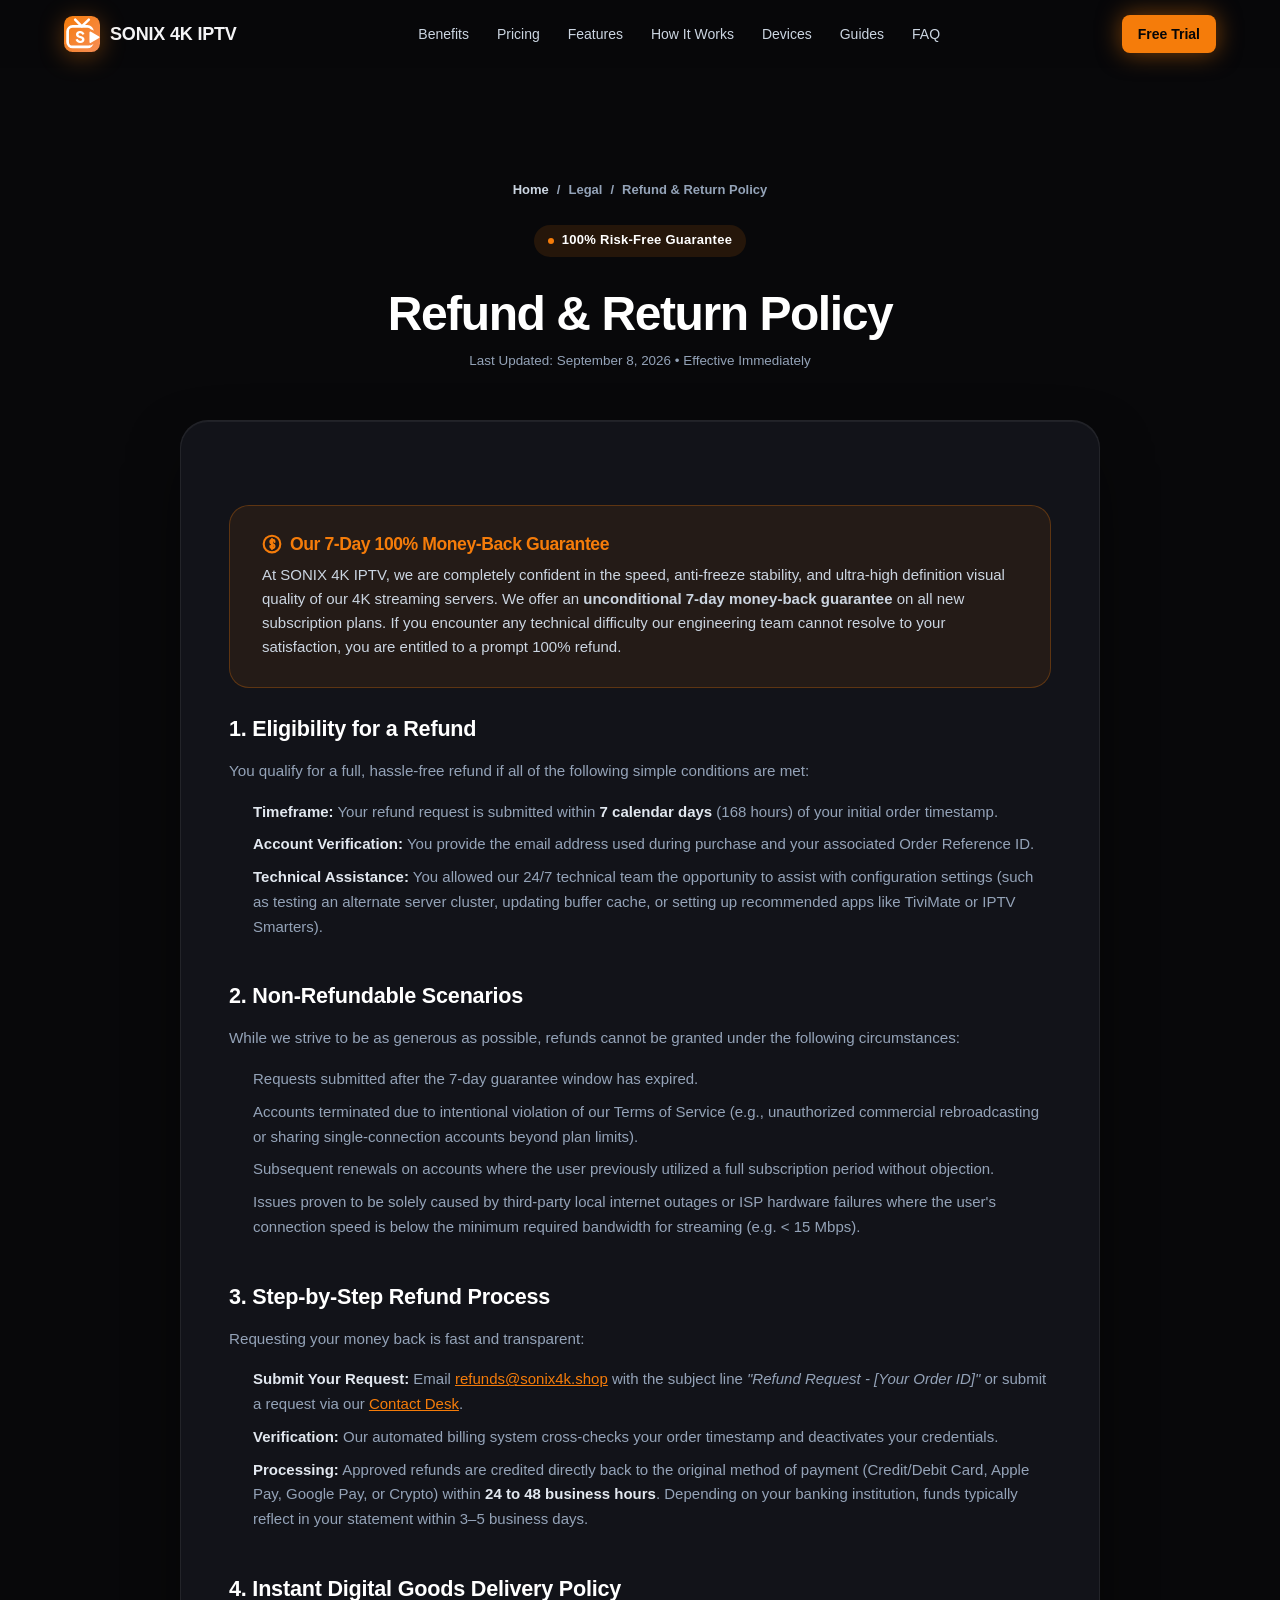
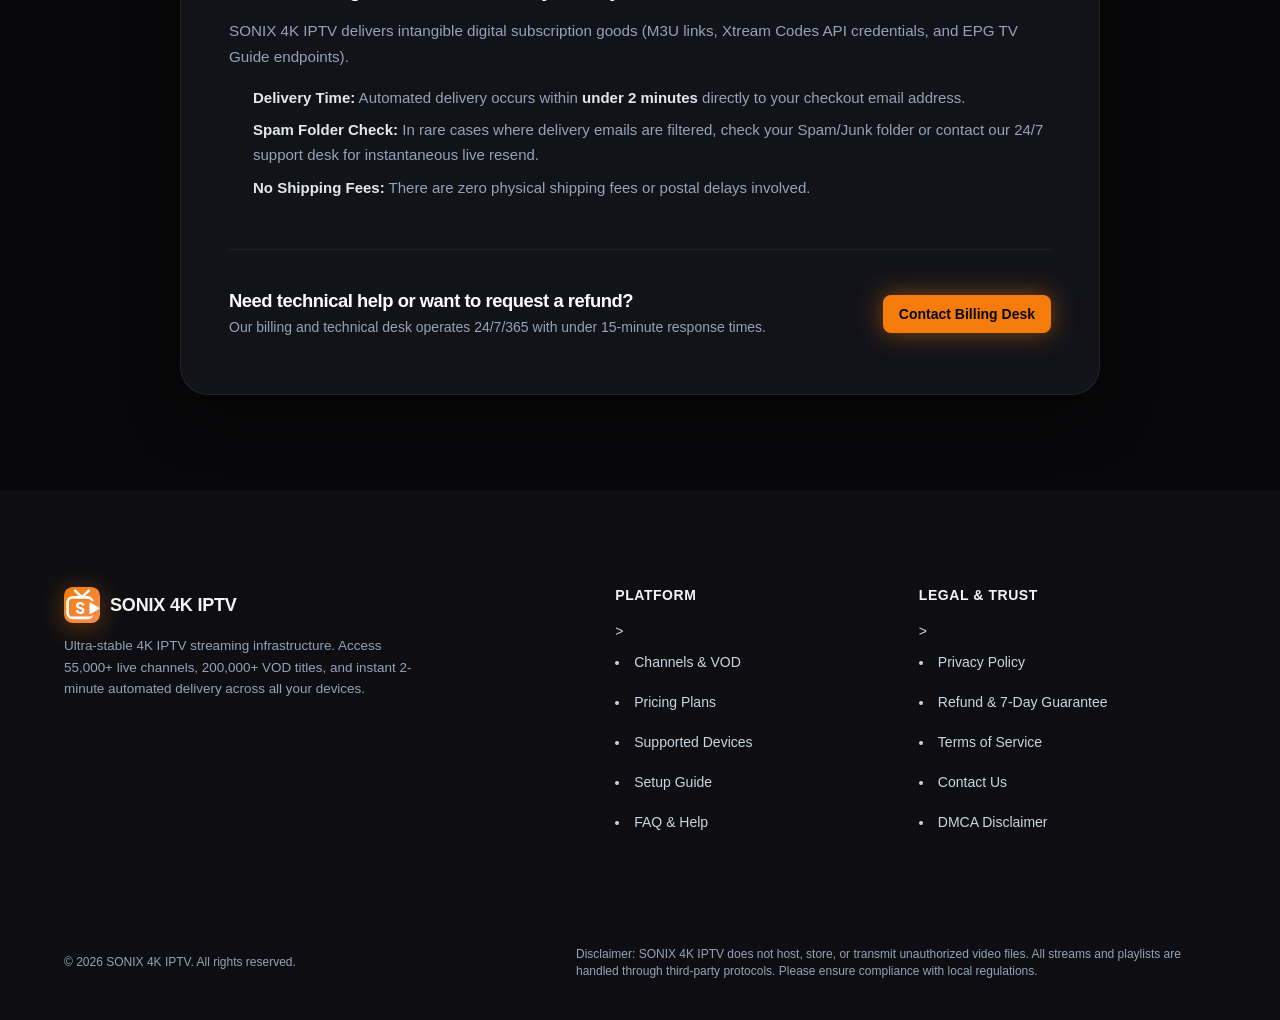
<file: refund-policy.html>
<!DOCTYPE html>
<html lang="en" style="background-color:#08080a;color:#f4f4f6;">
<head>
  <meta charset="UTF-8">
  <meta name="viewport" content="width=device-width, initial-scale=1.0">
  
  <title>Refund &amp; 7‑Day Money‑Back Guarantee | SONIX 4K IPTV</title>
  <meta name="description" content="Read our 100% risk‑free 7‑day money‑back guarantee policy. Zero‑hassle cancellations.">
  <meta name="robots" content="index, follow">
  <link rel="canonical" href="https://sonix4k.shop/refund-policy.html">
  <meta name="format-detection" content="telephone=no">
  <meta name="theme-color" content="#08080a">

  <!-- Pure SVG Dynamic Brand Favicon & App Icons (Google SEO Compliant) -->
  <link rel="icon" type="image/svg+xml" href="data:image/svg+xml;utf8,%3Csvg%20xmlns%3D%22http%3A%2F%2Fwww.w3.org%2F2000%2Fsvg%22%20viewBox%3D%220%200%20100%20100%22%20width%3D%22100%25%22%20height%3D%22100%25%22%3E%0A%20%20%3Cdefs%3E%0A%20%20%20%20%3ClinearGradient%20id%3D%22tvkixBrandGrad%22%20x1%3D%220%25%22%20y1%3D%220%25%22%20x2%3D%22100%25%22%20y2%3D%22100%25%22%3E%0A%20%20%20%20%20%20%3Cstop%20offset%3D%220%25%22%20stop-color%3D%22%23f57c0a%22%2F%3E%0A%20%20%20%20%20%20%3Cstop%20offset%3D%22100%25%22%20stop-color%3D%22%23f78d55%22%2F%3E%0A%20%20%20%20%3C%2FlinearGradient%3E%0A%20%20%20%20%3Cmask%20id%3D%22tvCutout_ji38q1%22%3E%0A%20%20%20%20%20%20%3Crect%20width%3D%22100%22%20height%3D%22100%22%20fill%3D%22%23ffffff%22%2F%3E%0A%20%20%20%20%20%20%3Cpath%20d%3D%22M%2073.5%2046%20L%2096%2059%20L%2073.5%2072%20Z%22%20fill%3D%22%23000000%22%20stroke%3D%22%23000000%22%20stroke-width%3D%2218.5%22%20stroke-linejoin%3D%22round%22%20stroke-linecap%3D%22round%22%2F%3E%0A%20%20%20%20%3C%2Fmask%3E%0A%20%20%3C%2Fdefs%3E%0A%20%20%3Crect%20width%3D%22100%22%20height%3D%22100%22%20rx%3D%2224%22%20fill%3D%22url(%23tvkixBrandGrad)%22%2F%3E%0A%20%20%3Cpath%20d%3D%22M%2031%2010%20L%2049.5%2029%20L%2069%2010%22%20fill%3D%22none%22%20stroke%3D%22%23ffffff%22%20stroke-width%3D%227%22%20stroke-linecap%3D%22round%22%20stroke-linejoin%3D%22round%22%2F%3E%0A%20%20%3Crect%20x%3D%2210%22%20y%3D%2229%22%20width%3D%2269%22%20height%3D%2257%22%20rx%3D%2214%22%20fill%3D%22none%22%20stroke%3D%22%23ffffff%22%20stroke-width%3D%227.5%22%20stroke-linejoin%3D%22round%22%20stroke-linecap%3D%22round%22%20mask%3D%22url(%23tvCutout_ji38q1)%22%2F%3E%0A%20%20%3Cpath%20d%3D%22M%2073.5%2046%20L%2096%2059%20L%2073.5%2072%20Z%22%20fill%3D%22%23ffffff%22%20stroke%3D%22%23ffffff%22%20stroke-width%3D%225.5%22%20stroke-linejoin%3D%22round%22%20stroke-linecap%3D%22round%22%2F%3E%0A%20%20%3Ctext%20x%3D%2244%22%20y%3D%2258%22%20font-family%3D%22-apple-system%2C%20BlinkMacSystemFont%2C%20'Plus%20Jakarta%20Sans'%2C%20'Arial%20Black'%2C%20'Montserrat'%2C%20sans-serif%22%20font-size%3D%2244%22%20font-weight%3D%22900%22%20fill%3D%22%23ffffff%22%20text-anchor%3D%22middle%22%20dominant-baseline%3D%22central%22%3ES%3C%2Ftext%3E%0A%3C%2Fsvg%3E">
  <link rel="alternate icon" type="image/svg+xml" href="/assets/favicon.svg">
  <link rel="apple-touch-icon" href="data:image/svg+xml;utf8,%3Csvg%20xmlns%3D%22http%3A%2F%2Fwww.w3.org%2F2000%2Fsvg%22%20viewBox%3D%220%200%20100%20100%22%20width%3D%22100%25%22%20height%3D%22100%25%22%3E%0A%20%20%3Cdefs%3E%0A%20%20%20%20%3ClinearGradient%20id%3D%22tvkixBrandGrad%22%20x1%3D%220%25%22%20y1%3D%220%25%22%20x2%3D%22100%25%22%20y2%3D%22100%25%22%3E%0A%20%20%20%20%20%20%3Cstop%20offset%3D%220%25%22%20stop-color%3D%22%23f57c0a%22%2F%3E%0A%20%20%20%20%20%20%3Cstop%20offset%3D%22100%25%22%20stop-color%3D%22%23f78d55%22%2F%3E%0A%20%20%20%20%3C%2FlinearGradient%3E%0A%20%20%20%20%3Cmask%20id%3D%22tvCutout_ji38q1%22%3E%0A%20%20%20%20%20%20%3Crect%20width%3D%22100%22%20height%3D%22100%22%20fill%3D%22%23ffffff%22%2F%3E%0A%20%20%20%20%20%20%3Cpath%20d%3D%22M%2073.5%2046%20L%2096%2059%20L%2073.5%2072%20Z%22%20fill%3D%22%23000000%22%20stroke%3D%22%23000000%22%20stroke-width%3D%2218.5%22%20stroke-linejoin%3D%22round%22%20stroke-linecap%3D%22round%22%2F%3E%0A%20%20%20%20%3C%2Fmask%3E%0A%20%20%3C%2Fdefs%3E%0A%20%20%3Crect%20width%3D%22100%22%20height%3D%22100%22%20rx%3D%2224%22%20fill%3D%22url(%23tvkixBrandGrad)%22%2F%3E%0A%20%20%3Cpath%20d%3D%22M%2031%2010%20L%2049.5%2029%20L%2069%2010%22%20fill%3D%22none%22%20stroke%3D%22%23ffffff%22%20stroke-width%3D%227%22%20stroke-linecap%3D%22round%22%20stroke-linejoin%3D%22round%22%2F%3E%0A%20%20%3Crect%20x%3D%2210%22%20y%3D%2229%22%20width%3D%2269%22%20height%3D%2257%22%20rx%3D%2214%22%20fill%3D%22none%22%20stroke%3D%22%23ffffff%22%20stroke-width%3D%227.5%22%20stroke-linejoin%3D%22round%22%20stroke-linecap%3D%22round%22%20mask%3D%22url(%23tvCutout_ji38q1)%22%2F%3E%0A%20%20%3Cpath%20d%3D%22M%2073.5%2046%20L%2096%2059%20L%2073.5%2072%20Z%22%20fill%3D%22%23ffffff%22%20stroke%3D%22%23ffffff%22%20stroke-width%3D%225.5%22%20stroke-linejoin%3D%22round%22%20stroke-linecap%3D%22round%22%2F%3E%0A%20%20%3Ctext%20x%3D%2244%22%20y%3D%2258%22%20font-family%3D%22-apple-system%2C%20BlinkMacSystemFont%2C%20'Plus%20Jakarta%20Sans'%2C%20'Arial%20Black'%2C%20'Montserrat'%2C%20sans-serif%22%20font-size%3D%2244%22%20font-weight%3D%22900%22%20fill%3D%22%23ffffff%22%20text-anchor%3D%22middle%22%20dominant-baseline%3D%22central%22%3ES%3C%2Ftext%3E%0A%3C%2Fsvg%3E">
  <link rel="manifest" href="site.webmanifest">

  <!-- Open Graph -->
  <meta property="og:type" content="article">
  <meta property="og:url" content="https://sonix4k.shop/refund-policy.html">
  <meta property="og:title" content="Refund & 7‑Day Money‑Back Guarantee | SONIX 4K IPTV">
  <meta property="og:description" content="Read our 100% risk‑free 7‑day money‑back guarantee policy. Zero‑hassle cancellations.">
  <meta property="og:site_name" content="SONIX 4K IPTV">
  <meta property="og:image" content="https://sonix4k.shop/assets/images/og-preview.jpg">
  <meta property="og:image:width" content="1200">
  <meta property="og:image:height" content="630">

  <!-- Twitter / X -->
  <meta name="twitter:card" content="summary_large_image">
  <meta name="twitter:title" content="Refund & 7‑Day Money‑Back Guarantee | SONIX 4K IPTV">
  <meta name="twitter:description" content="Read our 100% risk‑free 7‑day money‑back guarantee policy. Zero‑hassle cancellations.">
  <meta name="twitter:image" content="https://sonix4k.shop/assets/images/og-preview.jpg">

  <!-- Self-Hosted Critical Variable Font loaded via style.min.css with font-display: swap -->

  <!-- Main Stylesheet -->
  <link rel="stylesheet" href="/css/style.min.css?v=22.0">

  <!-- Structured Data: Breadcrumbs & WebPage -->
  <script type="application/ld+json">
  {
    "@context": "https://schema.org",
    "@type": "WebPage",
    "name": "Refund & 7-Day Money-Back Guarantee Policy | SONIX 4K IPTV",
    "url": "https://sonix4k.shop/refund-policy.html",
    "description": "SONIX 4K IPTV refund and return policy featuring our 7-day unconditional money-back guarantee.",
    "breadcrumb": {
      "@type": "BreadcrumbList",
      "itemListElement": [
        {
          "@type": "ListItem",
          "position": 1,
          "name": "Home",
          "item": "https://sonix4k.shop/"
        },
        {
          "@type": "ListItem",
          "position": 2,
          "name": "Refund Policy",
          "item": "https://sonix4k.shop/refund-policy.html"
        }
      ]
    }
  }
  </script>
    <meta name="google-site-verification" content="xc-31fG65QyAQ2vSJiQfV2vExgyC66TX4p8R_Foc6XQ">

    <style id="site-dynamic-theme">
        
        :root {
            --accent: #f57c0a !important;
            --accent-hover: #f78d55 !important;
            --accent-text: #ffffff !important;
            --accent-light: rgba(245, 124, 10, 0.12) !important;
            --primary: #f57c0a !important;
            --primary-glow: rgba(245, 124, 10, 0.44) !important;
            --brand-r: 245;
            --brand-g: 124;
            --brand-b: 10;
            font-family: 'Inter', -apple-system, sans-serif !important;
        }
        /* Header & Logo Pure SVG Mark */
        .logo-icon {
            width: 36px !important;
            height: 36px !important;
            background: transparent !important;
            border: none !important;
            padding: 0 !important;
            display: inline-flex !important;
            align-items: center !important;
            justify-content: center !important;
            box-shadow: none !important;
            filter: drop-shadow(0 4px 12px rgba(245, 124, 10, 0.38)) !important;
            transition: transform 0.2s ease, filter 0.2s ease !important;
            flex-shrink: 0 !important;
        }
        .brand-logo:hover .logo-icon {
            transform: scale(1.06) !important;
            filter: drop-shadow(0 6px 18px rgba(245, 124, 10, 0.6)) !important;
        }
        .logo-icon svg {
            width: 100% !important;
            height: 100% !important;
            display: block !important;
        }
        .brand-accent, .accent-mark { color: #f57c0a !important; }

        /* Hero Headline & Title Bottom Accent */
        .title-bottom {
            color: #f57c0a !important;
            background: linear-gradient(135deg, rgb(250, 183, 120) 0%, #f57c0a 50%, #f78d55 100%) !important;
            -webkit-background-clip: text !important;
            -webkit-text-fill-color: transparent !important;
            background-clip: text !important;
            filter: drop-shadow(0 0 35px rgba(245, 124, 10, 0.55)) !important;
        }

        /* Light Rays Ambient Backdrop */
        .light-ray-left {
            background: linear-gradient(180deg, rgba(245, 124, 10, 0.45) 0%, rgba(245, 124, 10, 0.08) 60%, transparent 100%) !important;
        }
        .light-ray-right {
            background: linear-gradient(180deg, rgba(245, 124, 10, 0.4) 0%, rgba(245, 124, 10, 0.08) 60%, transparent 100%) !important;
        }
        .light-ray-center {
            background: radial-gradient(ellipse at top, rgba(245, 124, 10, 0.22) 0%, rgba(245, 124, 10, 0.05) 50%, transparent 80%) !important;
        }

        /* Hero Badge & Sparks */
        .badge-spark {
            color: #f57c0a !important;
            text-shadow: 0 0 10px rgba(245, 124, 10, 0.9), 0 0 20px rgba(245, 124, 10, 0.5) !important;
        }
        .hero-badge-pill {
            border: 1px solid rgba(245, 124, 10, 0.25) !important;
        }

        /* Buttons */
        .btn-pill-primary, .btn-pill-primary span, .btn-pill-primary:link, .btn-pill-primary:visited, .btn-primary { 
            background: #f57c0a !important; 
            color: #050507 !important; 
            font-weight: 800 !important; 
            box-shadow: 0 0 25px rgba(245, 124, 10, 0.5) !important; 
        }
        .btn-pill-primary:hover, .btn-primary:hover {
            background: #f78d55 !important;
            box-shadow: 0 0 35px rgba(245, 124, 10, 0.75) !important;
        }

        /* Metric Cards */
        .metric-dash { 
            background-color: #f57c0a !important; 
            box-shadow: 0 0 8px rgba(245, 124, 10, 0.7) !important; 
        }
        .metric-card:hover {
            border-color: rgba(245, 124, 10, 0.45) !important;
            box-shadow: 0 14px 40px rgba(0,0,0,0.55), 0 0 25px rgba(245, 124, 10, 0.2) !important;
        }
        .metric-icon-art {
            filter: drop-shadow(0 0 10px rgba(245, 124, 10, 0.35)) !important;
        }
        .metric-card:hover .metric-icon-art {
            filter: drop-shadow(0 0 16px rgba(245, 124, 10, 0.65)) !important;
        }
        .metric-icon-art line, .metric-icon-art rect, .metric-icon-art path {
            stroke: #f57c0a !important;
        }
        .metric-icon-art text {
            fill: #f57c0a !important;
        }

        /* Category Cards Hover */
        .category-card:hover {
            border-color: rgba(245, 124, 10, 0.5) !important;
            box-shadow: 0 12px 30px rgba(0,0,0,0.6), 0 0 20px rgba(245, 124, 10, 0.3) !important;
        }
        .category-card:hover .category-card-label {
            color: #f57c0a !important;
        }

        /* Benefits Section */
        .what-we-offer-section::before {
            background: radial-gradient(circle, rgba(245, 124, 10, 0.16) 0%, rgba(245, 124, 10, 0.03) 50%, transparent 70%) !important;
        }
        .benefit-card:hover {
            border-color: rgba(245, 124, 10, 0.4) !important;
            box-shadow: 0 16px 36px -10px rgba(0,0,0,0.6), 0 0 24px rgba(245, 124, 10, 0.18) !important;
        }
        .benefit-icon-wrapper, .benefit-icon-wrapper svg {
            color: #f57c0a !important;
        }
        .benefit-icon-glow {
            background: radial-gradient(circle, rgba(245, 124, 10, 0.55) 0%, rgba(245, 124, 10, 0.18) 50%, transparent 75%) !important;
        }

        /* Features Showcase */
        .feature-badge-tag {
            color: #f57c0a !important;
        }
        .feature-check-icon, .feature-check-icon svg {
            color: #f57c0a !important;
        }
        .feature-media-ambient {
            background: radial-gradient(circle, rgba(245, 124, 10, 0.22) 0%, rgba(245, 124, 10, 0.04) 60%, transparent 80%) !important;
        }
        .feature-mockup-img:hover {
            filter: drop-shadow(0 28px 42px rgba(0,0,0,0.8)) drop-shadow(0 0 25px rgba(245, 124, 10, 0.35)) !important;
        }

        /* Journey Banner */
        .journey-banner {
            background: linear-gradient(135deg, #f57c0a 0%, #f78d55 100%) !important;
            box-shadow: 0 15px 45px rgba(245, 124, 10, 0.3) !important;
        }
        .mockup-submit-btn, .mockup-download-btn {
            background: #f57c0a !important;
        }
        .mockup-play-center {
            border-color: #f57c0a !important;
            color: #f57c0a !important;
            background-color: rgba(245, 124, 10, 0.1) !important;
        }

        /* Pricing Plans */
        .price-plan-card.is-featured {
            border: 2px solid #f57c0a !important;
            box-shadow: 0 0 40px rgba(245, 124, 10, 0.22) !important;
        }
        .plan-badge-top {
            background: #f57c0a !important;
            color: #050507 !important;
            box-shadow: 0 4px 14px rgba(245, 124, 10, 0.4) !important;
        }
        .plan-card-subtitle.featured-subtitle, .plan-card-amount.featured-amount {
            color: #f57c0a !important;
        }
        .plan-savings-pill {
            background-color: rgba(245, 124, 10, 0.12) !important;
            border: 1px solid rgba(245, 124, 10, 0.3) !important;
            color: #f57c0a !important;
        }
        .plan-card-feature .check-icon {
            color: #f57c0a !important;
        }
        .plan-card-btn.solid-featured-btn {
            background: #f57c0a !important;
            border-color: #f57c0a !important;
            color: #050507 !important;
            box-shadow: 0 4px 18px rgba(245, 124, 10, 0.35) !important;
        }
        .trust-item svg {
            color: #f57c0a !important;
        }

        /* Devices Section */
        .device-card:hover {
            border-color: rgba(245, 124, 10, 0.45) !important;
            box-shadow: 0 16px 36px -10px rgba(0,0,0,0.65), 0 0 24px rgba(245, 124, 10, 0.18) !important;
        }
        .device-icon-wrapper, .device-icon-wrapper svg {
            color: #f57c0a !important;
            stroke: #f57c0a !important;
        }
        .device-icon-glow {
            background: radial-gradient(circle, rgba(245, 124, 10, 0.55) 0%, rgba(245, 124, 10, 0.18) 50%, transparent 75%) !important;
        }
        .device-card:hover .device-micro-tag {
            color: #f57c0a !important;
            background: rgba(245, 124, 10, 0.12) !important;
            border-color: rgba(245, 124, 10, 0.3) !important;
        }

        /* FAQ */
        .faq-item[open] {
            border-color: rgba(245, 124, 10, 0.35) !important;
        }
        .faq-item[open] .faq-chevron {
            color: #f57c0a !important;
        }
        .faq-answer a {
            color: #f57c0a !important;
        }

        /* Final CTA Banner */
        .cta-banner {
            border-top: 1px solid rgba(245, 124, 10, 0.55) !important;
        }
        .cta-banner::before {
            background: radial-gradient(circle, rgba(245, 124, 10, 0.26) 0%, rgba(245, 124, 10, 0.05) 50%, transparent 75%) !important;
        }
        .cta-pill-tag {
            color: #f57c0a !important;
            background: rgba(245, 124, 10, 0.1) !important;
            border: 1px solid rgba(245, 124, 10, 0.3) !important;
        }
        .cta-pill-tag .dot {
            background: #f57c0a !important;
            box-shadow: 0 0 8px #f57c0a !important;
        }
        .cta-main-btn {
            background: linear-gradient(135deg, #f57c0a 0%, #f78d55 100%) !important;
            color: #050507 !important;
            box-shadow: 0 12px 28px -4px rgba(245, 124, 10, 0.5), inset 0 1px 0 rgba(255,255,255,0.3) !important;
        }
        .cta-main-btn:hover {
            box-shadow: 0 18px 38px -4px rgba(245, 124, 10, 0.75) !important;
        }
        .cta-trust-badge svg {
            stroke: #f57c0a !important;
        }

        /* Footer & Subpages */
        .footer-link:hover { color: #f57c0a !important; }
        .policy-breadcrumbs a:hover { color: #f57c0a !important; }
        .policy-highlight {
            background: rgba(245, 124, 10, 0.08) !important;
            border: 1px solid rgba(245, 124, 10, 0.28) !important;
        }
        .policy-highlight h3 { color: #f57c0a !important; }
        .contact-channel-item:hover {
            border-color: rgba(245, 124, 10, 0.4) !important;
        }
        .contact-channel-icon {
            background: rgba(245, 124, 10, 0.12) !important;
            border: 1px solid rgba(245, 124, 10, 0.3) !important;
            color: #f57c0a !important;
        }
        .contact-channel-link, .contact-channel-link:hover { color: #f57c0a !important; }
        .form-input:focus, .form-select:focus, .form-textarea:focus {
            border-color: #f57c0a !important;
            box-shadow: 0 0 0 3px rgba(245, 124, 10, 0.2) !important;
        }
        :focus-visible {
            outline: 2px solid #f57c0a !important;
        }
        /* Custom theme for SONIX 4K IPTV */
    </style>
    
</head>
<body style="background-color:#08080a;">

  <!-- =========================================================================
       HEADER
       ========================================================================= -->
  <header class="site-header">
    <div class="container header-container">
      <a href="index.html" class="brand-logo" aria-label="SONIX 4K IPTV Homepage">
        <span class="logo-icon" aria-hidden="true"><svg xmlns="http://www.w3.org/2000/svg" viewBox="0 0 100 100" width="100%" height="100%">
  <defs>
    <linearGradient id="tvkixBrandGrad" x1="0%" y1="0%" x2="100%" y2="100%">
      <stop offset="0%" stop-color="#f57c0a"/>
      <stop offset="100%" stop-color="#f78d55"/>
    </linearGradient>
    <mask id="tvCutout_yv26lw">
      <rect width="100" height="100" fill="#ffffff"/>
      <path d="M 73.5 46 L 96 59 L 73.5 72 Z" fill="#000000" stroke="#000000" stroke-width="18.5" stroke-linejoin="round" stroke-linecap="round"/>
    </mask>
  </defs>
  <rect width="100" height="100" rx="24" fill="url(#tvkixBrandGrad)"/>
  <path d="M 31 10 L 49.5 29 L 69 10" fill="none" stroke="#ffffff" stroke-width="7" stroke-linecap="round" stroke-linejoin="round"/>
  <rect x="10" y="29" width="69" height="57" rx="14" fill="none" stroke="#ffffff" stroke-width="7.5" stroke-linejoin="round" stroke-linecap="round" mask="url(#tvCutout_yv26lw)"/>
  <path d="M 73.5 46 L 96 59 L 73.5 72 Z" fill="#ffffff" stroke="#ffffff" stroke-width="5.5" stroke-linejoin="round" stroke-linecap="round"/>
  <text x="44" y="58" font-family="-apple-system, BlinkMacSystemFont, 'Plus Jakarta Sans', 'Arial Black', 'Montserrat', sans-serif" font-size="44" font-weight="900" fill="#ffffff" text-anchor="middle" dominant-baseline="central">S</text>
</svg></span>
        <span>SONIX 4K IPTV</span>
      </a>

      <nav class="nav-menu" aria-label="Main Navigation">
        <a href="index.html#benefits" class="nav-link">Benefits</a>
        <a href="index.html#pricing" class="nav-link">Pricing</a>
        <a href="index.html#features" class="nav-link">Features</a>
        <a href="index.html#how-it-works" class="nav-link">How It Works</a>
        <a href="index.html#compatibility" class="nav-link">Devices</a>
        <a href="guides.html" class="nav-link">Guides</a>
        <a href="index.html#faq" class="nav-link">FAQ</a>
      </nav>

      <div class="header-actions">
        <a href="/trial" rel="nofollow noopener noreferrer" class="btn btn-primary btn-sm">Free Trial</a>
      </div>
    </div>
  </header>

  <!-- =========================================================================
       PAGE CONTENT
       ========================================================================= -->
  <main class="policy-page-wrapper">
    <div class="container">
      <div class="policy-header">
        <div class="policy-breadcrumbs">
          <a href="index.html">Home</a>
          <span>/</span>
          <span>Legal</span>
          <span>/</span>
          <span>Refund &amp; Return Policy</span>
        </div>
        <div class="pill-badge">
          <span class="dot" aria-hidden="true"></span>
          <span>100% Risk-Free Guarantee</span>
        </div>
        <h1>Refund &amp; Return Policy</h1>
        <div class="policy-last-updated">Last Updated: September 8, 2026 &bull; Effective Immediately</div>
      </div>

      <div class="policy-card">
        <!-- Prominent Guarantee Box -->
        <div class="policy-highlight">
          <h3>
            <svg width="20" height="20" viewBox="0 0 24 24" fill="none" stroke="currentColor" stroke-width="2.5" stroke-linecap="round" stroke-linejoin="round" aria-hidden="true"><circle cx="12" cy="12" r="10"></circle><path d="M12 6v12M15 9.5a2.5 2.5 0 0 0-5 0c0 3 5 2 5 5a2.5 2.5 0 0 1-5 0"></path></svg>
            Our 7-Day 100% Money-Back Guarantee
          </h3>
          <p>
            At SONIX 4K IPTV, we are completely confident in the speed, anti-freeze stability, and ultra-high definition visual quality of our 4K streaming servers. We offer an <strong>unconditional 7-day money-back guarantee</strong> on all new subscription plans. If you encounter any technical difficulty our engineering team cannot resolve to your satisfaction, you are entitled to a prompt 100% refund.
          </p>
        </div>

        <section class="policy-section">
          <h2>1. Eligibility for a Refund</h2>
          <p>You qualify for a full, hassle-free refund if all of the following simple conditions are met:</p>
          <ul>
            <li><strong>Timeframe:</strong> Your refund request is submitted within <strong>7 calendar days</strong> (168 hours) of your initial order timestamp.</li>
            <li><strong>Account Verification:</strong> You provide the email address used during purchase and your associated Order Reference ID.</li>
            <li><strong>Technical Assistance:</strong> You allowed our 24/7 technical team the opportunity to assist with configuration settings (such as testing an alternate server cluster, updating buffer cache, or setting up recommended apps like TiviMate or IPTV Smarters).</li>
          </ul>
        </section>

        <section class="policy-section">
          <h2>2. Non-Refundable Scenarios</h2>
          <p>While we strive to be as generous as possible, refunds cannot be granted under the following circumstances:</p>
          <ul>
            <li>Requests submitted after the 7-day guarantee window has expired.</li>
            <li>Accounts terminated due to intentional violation of our Terms of Service (e.g., unauthorized commercial rebroadcasting or sharing single-connection accounts beyond plan limits).</li>
            <li>Subsequent renewals on accounts where the user previously utilized a full subscription period without objection.</li>
            <li>Issues proven to be solely caused by third-party local internet outages or ISP hardware failures where the user's connection speed is below the minimum required bandwidth for streaming (e.g. &lt; 15 Mbps).</li>
          </ul>
        </section>

        <section class="policy-section">
          <h2>3. Step-by-Step Refund Process</h2>
          <p>Requesting your money back is fast and transparent:</p>
          <ol>
            <li><strong>Submit Your Request:</strong> Email <a href="mailto:refunds@sonix4k.shop" style="color: var(--accent); text-decoration: underline;">refunds@sonix4k.shop</a> with the subject line <em>"Refund Request - [Your Order ID]"</em> or submit a request via our <a href="contact.html" style="color: var(--accent); text-decoration: underline;">Contact Desk</a>.</li>
            <li><strong>Verification:</strong> Our automated billing system cross-checks your order timestamp and deactivates your credentials.</li>
            <li><strong>Processing:</strong> Approved refunds are credited directly back to the original method of payment (Credit/Debit Card, Apple Pay, Google Pay, or Crypto) within <strong>24 to 48 business hours</strong>. Depending on your banking institution, funds typically reflect in your statement within 3–5 business days.</li>
          </ol>
        </section>

        <section class="policy-section">
          <h2>4. Instant Digital Goods Delivery Policy</h2>
          <p>
            SONIX 4K IPTV delivers intangible digital subscription goods (M3U links, Xtream Codes API credentials, and EPG TV Guide endpoints). 
          </p>
          <ul>
            <li><strong>Delivery Time:</strong> Automated delivery occurs within <strong>under 2 minutes</strong> directly to your checkout email address.</li>
            <li><strong>Spam Folder Check:</strong> In rare cases where delivery emails are filtered, check your Spam/Junk folder or contact our 24/7 support desk for instantaneous live resend.</li>
            <li><strong>No Shipping Fees:</strong> There are zero physical shipping fees or postal delays involved.</li>
          </ul>
        </section>

        <div class="policy-cta-box">
          <div>
            <h3>Need technical help or want to request a refund?</h3>
            <p>Our billing and technical desk operates 24/7/365 with under 15-minute response times.</p>
          </div>
          <a href="contact.html" class="btn btn-primary btn-sm">Contact Billing Desk</a>
        </div>
      </div>
    </div>
  </main>

  <!-- =========================================================================
       FOOTER
       ========================================================================= -->
  <footer class="site-footer">
    <div class="container">
      <div class="footer-grid">
        <!-- Brand & Mission -->
        <div class="footer-brand">
          <a href="index.html" class="brand-logo" aria-label="SONIX 4K IPTV Homepage">
            <span class="logo-icon" aria-hidden="true"><svg xmlns="http://www.w3.org/2000/svg" viewBox="0 0 100 100" width="100%" height="100%">
  <defs>
    <linearGradient id="tvkixBrandGrad" x1="0%" y1="0%" x2="100%" y2="100%">
      <stop offset="0%" stop-color="#f57c0a"/>
      <stop offset="100%" stop-color="#f78d55"/>
    </linearGradient>
    <mask id="tvCutout_yv26lw">
      <rect width="100" height="100" fill="#ffffff"/>
      <path d="M 73.5 46 L 96 59 L 73.5 72 Z" fill="#000000" stroke="#000000" stroke-width="18.5" stroke-linejoin="round" stroke-linecap="round"/>
    </mask>
  </defs>
  <rect width="100" height="100" rx="24" fill="url(#tvkixBrandGrad)"/>
  <path d="M 31 10 L 49.5 29 L 69 10" fill="none" stroke="#ffffff" stroke-width="7" stroke-linecap="round" stroke-linejoin="round"/>
  <rect x="10" y="29" width="69" height="57" rx="14" fill="none" stroke="#ffffff" stroke-width="7.5" stroke-linejoin="round" stroke-linecap="round" mask="url(#tvCutout_yv26lw)"/>
  <path d="M 73.5 46 L 96 59 L 73.5 72 Z" fill="#ffffff" stroke="#ffffff" stroke-width="5.5" stroke-linejoin="round" stroke-linecap="round"/>
  <text x="44" y="58" font-family="-apple-system, BlinkMacSystemFont, 'Plus Jakarta Sans', 'Arial Black', 'Montserrat', sans-serif" font-size="44" font-weight="900" fill="#ffffff" text-anchor="middle" dominant-baseline="central">S</text>
</svg></span>
            <span>SONIX 4K IPTV</span>
          </a>
          <p>
            Ultra-stable 4K IPTV streaming infrastructure. Access 55,000+ live channels, 200,000+ VOD titles, and instant 2-minute automated delivery across all your devices.
          </p>
        </div>

        <!-- Platform Navigation -->
        <div>
          <h3 class="footer-col-title">Platform</h3>>
            <li><a href="index.html#features" class="footer-link">Channels &amp; VOD</a></li>
            <li><a href="index.html#pricing" class="footer-link">Pricing Plans</a></li>
            <li><a href="index.html#compatibility" class="footer-link">Supported Devices</a></li>
            <li><a href="index.html#how-it-works" class="footer-link">Setup Guide</a></li>
            <li><a href="index.html#faq" class="footer-link">FAQ &amp; Help</a></li>
          </ul>
        </div>

        <!-- Essential Legal & Support Pages (Google SEO) -->
        <div>
          <h3 class="footer-col-title">Legal &amp; Trust</h3>>
            <li><a href="privacy-policy.html" class="footer-link">Privacy Policy</a></li>
            <li><a href="refund-policy.html" class="footer-link">Refund &amp; 7-Day Guarantee</a></li>
            <li><a href="terms.html" class="footer-link">Terms of Service</a></li>
            <li><a href="contact.html" class="footer-link">Contact Us</a></li>
            <li><a href="dmca.html" class="footer-link">DMCA Disclaimer</a></li>
          </ul>
        </div>
      </div>

      <div class="footer-bottom">
        <div>&copy; 2026 SONIX 4K IPTV. All rights reserved.</div>
        <div class="footer-disclaimer">
          Disclaimer: SONIX 4K IPTV does not host, store, or transmit unauthorized video files. All streams and playlists are handled through third-party protocols. Please ensure compliance with local regulations.
        </div>
      </div>
    </div>
  </footer>


    <!-- SATELLITE ON-SITE MODAL POPUP SYSTEM (Trial & Pay) -->
    <div id="sat-modal-overlay" class="sat-modal-overlay" aria-hidden="true" role="dialog" aria-modal="true">
        <div class="sat-modal-backdrop" onclick="closeSiteModal()"></div>
        <div class="sat-modal-container" role="document">
            
            <!-- Modal Header -->
            <div class="sat-modal-header">
                <div class="sat-tab-switch">
                    <button type="button" class="sat-tab-btn active" id="sat-tab-trial" onclick="switchSiteModalTab('trial')">
                        <span class="sat-tab-dot"></span>
                        <span>Free Trial</span>
                    </button>
                    <button type="button" class="sat-tab-btn" id="sat-tab-order" onclick="switchSiteModalTab('order')">
                        <svg width="15" height="15" viewBox="0 0 24 24" fill="none" stroke="currentColor" stroke-width="2" stroke-linecap="round" stroke-linejoin="round" style="margin-right:6px;"><rect x="2" y="5" width="20" height="14" rx="2"/><line x1="2" y1="10" x2="22" y2="10"/></svg>
                        <span>Plans</span>
                    </button>
                </div>
                <button type="button" class="sat-modal-close" onclick="closeSiteModal()" aria-label="Close modal">
                    <svg width="14" height="14" viewBox="0 0 24 24" fill="none" stroke="currentColor" stroke-width="2.5" stroke-linecap="round" stroke-linejoin="round"><line x1="18" y1="6" x2="6" y2="18"></line><line x1="6" y1="6" x2="18" y2="18"></line></svg>
                </button>
            </div>

            <!-- VIEW 1: FREE TRIAL -->
            <div id="sat-view-trial" class="sat-modal-view active">
                <h2 class="sat-trial-intro">Get your free 24H trial</h2>

                <!-- WhatsApp One-Click Activation (Reference UI) -->
                <a href="https://api.whatsapp.com/send?phone=19145205753&text=Hi!%20I%20would%20like%20to%20activate%20a%2024H%20free%20trial%20for%20SONIX%204K%20IPTV"
                   target="_blank" rel="noopener noreferrer" class="sat-btn-wa-activate">
                    <span class="sat-wa-btn-left">
                        <span class="sat-wa-btn-circle">
                            <svg width="19" height="19" viewBox="0 0 24 24" fill="currentColor">
                                <path d="M17.472 14.382c-.297-.149-1.758-.867-2.03-.967-.273-.099-.471-.148-.67.15-.197.297-.767.966-.94 1.164-.173.199-.347.223-.644.075-.297-.15-1.255-.463-2.39-1.475-.883-.788-1.48-1.761-1.653-2.059-.173-.297-.018-.458.13-.606.134-.133.298-.347.446-.52.149-.174.198-.298.298-.497.099-.198.05-.371-.025-.52-.075-.149-.669-1.612-.916-2.207-.242-.579-.487-.5-.669-.51-.173-.008-.371-.01-.57-.01-.198 0-.52.074-.792.372-.272.297-1.04 1.016-1.04 2.479 0 1.462 1.065 2.875 1.213 3.074.149.198 2.096 3.2 5.077 4.487.709.306 1.262.489 1.694.625.712.227 1.36.195 1.871.118.571-.085 1.758-.719 2.006-1.413.248-.694.248-1.289.173-1.413-.074-.124-.272-.198-.57-.347m-5.421 7.403h-.004a9.87 9.87 0 01-5.031-1.378l-.361-.214-3.741.982.998-3.648-.235-.374a9.86 9.86 0 01-1.51-5.26c.001-5.45 4.436-9.884 9.888-9.884 2.64 0 5.122 1.03 6.988 2.898a9.825 9.825 0 012.893 6.994c-.003 5.45-4.437 9.884-9.885 9.884m8.413-18.297A11.815 11.815 0 0012.05 0C5.495 0 .16 5.335.157 11.892c0 2.096.547 4.142 1.588 5.945L.057 24l6.305-1.654a11.882 11.882 0 005.683 1.448h.005c6.554 0 11.89-5.335 11.893-11.893a11.821 11.821 0 00-3.48-8.413z"/>
                            </svg>
                        </span>
                        <span class="sat-wa-btn-text">Activate via WhatsApp</span>
                    </span>
                    <svg class="sat-wa-btn-arrow" width="18" height="18" viewBox="0 0 24 24" fill="none" stroke="currentColor" stroke-width="2.5" stroke-linecap="round" stroke-linejoin="round">
                        <line x1="5" y1="12" x2="19" y2="12"></line>
                        <polyline points="12 5 19 12 12 19"></polyline>
                    </svg>
                </a>

                <!-- Divider: or request your 24H trial -->
                <div class="sat-trial-divider">
                    <span>or request your 24H trial</span>
                </div>

                <form id="sat-trial-form" onsubmit="submitSiteTrial(event)">
                    <!-- Row: Full Name & Email Address -->
                    <div class="sat-input-row">
                        <div class="sat-field-box">
                            <svg class="sat-field-icon" viewBox="0 0 24 24" fill="none" stroke="currentColor" stroke-width="2" stroke-linecap="round" stroke-linejoin="round">
                                <path d="M20 21v-2a4 4 0 0 0-4-4H8a4 4 0 0 0-4 4v2"></path>
                                <circle cx="12" cy="7" r="4"></circle>
                            </svg>
                            <input type="text" id="sat-trial-name" class="sat-field-input" placeholder="Full Name" autocomplete="name">
                        </div>
                        <div class="sat-field-box">
                            <svg class="sat-field-icon" viewBox="0 0 24 24" fill="none" stroke="currentColor" stroke-width="2" stroke-linecap="round" stroke-linejoin="round">
                                <rect width="20" height="16" x="2" y="4" rx="2"></rect>
                                <path d="m22 7-8.97 5.7a1.94 1.94 0 0 1-2.06 0L2 7"></path>
                            </svg>
                            <input type="email" id="sat-trial-email" class="sat-field-input" placeholder="Email Address" required autocomplete="email">
                        </div>
                    </div>

                    <!-- Select Package -->
                    <div class="sat-package-section">
                        <div class="sat-package-label">
                            <svg viewBox="0 0 24 24" fill="none" stroke="#10b981" stroke-width="2" stroke-linecap="round" stroke-linejoin="round">
                                <circle cx="12" cy="12" r="10"></circle>
                                <line x1="2" y1="12" x2="22" y2="12"></line>
                                <path d="M12 2a15.3 15.3 0 0 1 4 10 15.3 15.3 0 0 1-4 10 15.3 15.3 0 0 1-4-10 15.3 15.3 0 0 1 4-10z"></path>
                            </svg>
                            <span>Select Package</span>
                        </div>
                        <div class="sat-package-grid">
                            <button type="button" class="sat-pkg-btn is-active" id="sat-pkg-worldwide" data-pkg="Worldwide" onclick="selectSitePackage('Worldwide')">Worldwide</button>
                            <button type="button" class="sat-pkg-btn" id="sat-pkg-english" data-pkg="English" onclick="selectSitePackage('English')">English</button>
                            <button type="button" class="sat-pkg-btn" id="sat-pkg-europe" data-pkg="Europe" onclick="selectSitePackage('Europe')">Europe</button>
                        </div>
                        <input type="hidden" id="sat-selected-pkg" value="Worldwide">
                    </div>

                    <!-- Preferred Device (Optional) -->
                    <div class="sat-form-group">
                        <label class="sat-label-sub" for="sat-trial-device">Preferred Device <span class="sat-opt">(Optional)</span></label>
                        <div class="sat-field-box sat-select-box">
                            <svg class="sat-field-icon" viewBox="0 0 24 24" fill="none" stroke="currentColor" stroke-width="2" stroke-linecap="round" stroke-linejoin="round">
                                <rect width="20" height="15" x="2" y="3" rx="2"></rect>
                                <polyline points="17 21 12 18 7 21"></polyline>
                            </svg>
                            <select id="sat-trial-device" class="sat-field-select">
                                <option value="Firestick / Fire TV">Firestick / Fire TV</option>
                                <option value="Android TV / Box / Google TV">Android TV / Google TV</option>
                                <option value="Smart TV (Samsung / LG)">Smart TV (Samsung / LG)</option>
                                <option value="Apple TV / iOS">Apple TV / iOS</option>
                                <option value="Windows PC / Mac">Windows PC / Mac</option>
                                <option value="MAG Box / Formuler">MAG Box / Formuler</option>
                                <option value="Other / General M3U">Other / General M3U</option>
                            </select>
                            <svg class="sat-select-chevron" viewBox="0 0 24 24" fill="none" stroke="currentColor" stroke-width="2.5" stroke-linecap="round" stroke-linejoin="round">
                                <polyline points="6 9 12 15 18 9"></polyline>
                            </svg>
                        </div>
                    </div>

                    <!-- Additional Information (Optional) -->
                    <div class="sat-form-group">
                        <label class="sat-label-sub" for="sat-trial-note">Additional Information <span class="sat-opt">(Optional)</span></label>
                        <div class="sat-field-box">
                            <svg class="sat-field-icon" viewBox="0 0 24 24" fill="none" stroke="currentColor" stroke-width="2" stroke-linecap="round" stroke-linejoin="round">
                                <path d="M14 2H6a2 2 0 0 0-2 2v16a2 2 0 0 0 2 2h12a2 2 0 0 0 2-2V8z"></path>
                                <polyline points="14 2 14 8 20 8"></polyline>
                                <line x1="16" y1="13" x2="8" y2="13"></line>
                                <line x1="16" y1="17" x2="8" y2="17"></line>
                            </svg>
                            <input type="text" id="sat-trial-note" class="sat-field-input" placeholder="No adult, specific country, device, or note...">
                        </div>
                    </div>

                    <div id="sat-trial-error" class="sat-alert-error" style="display:none;"></div>

                    <!-- Submit Button -->
                    <button type="submit" id="sat-trial-submit-btn" class="sat-btn-main">
                        <span class="sat-btn-text">Request 24H Trial &rarr;</span>
                        <span class="sat-spinner" style="display:none;"></span>
                    </button>
                </form>

                <!-- Minimalist Clean 3-Column Trust Grid (Trial) -->
                <div class="sat-trial-trust-grid">
                    <div class="sat-trial-trust-item">
                        <svg class="sat-trial-trust-icon" viewBox="0 0 24 24" fill="none" stroke="#10b981" stroke-width="2.2" stroke-linecap="round" stroke-linejoin="round">
                            <circle cx="12" cy="12" r="10"></circle>
                            <polyline points="12 6 12 12 16 14"></polyline>
                        </svg>
                        <div class="sat-trial-trust-text">
                            <span class="sat-trial-trust-title">24H Free Trial</span>
                            <span class="sat-trial-trust-desc">No credit card required</span>
                        </div>
                    </div>
                    <div class="sat-trial-trust-item">
                        <svg class="sat-trial-trust-icon" viewBox="0 0 24 24" fill="none" stroke="#10b981" stroke-width="2.2" stroke-linecap="round" stroke-linejoin="round">
                            <polygon points="12 2 15.09 8.26 22 9.27 17 14.14 18.18 21.02 12 17.77 5.82 21.02 7 14.14 2 9.27 8.91 8.26 12 2"></polygon>
                        </svg>
                        <div class="sat-trial-trust-text">
                            <span class="sat-trial-trust-title">Premium Streaming</span>
                            <span class="sat-trial-trust-desc">4K &amp; 8K quality</span>
                        </div>
                    </div>
                    <div class="sat-trial-trust-item">
                        <svg class="sat-trial-trust-icon" viewBox="0 0 24 24" fill="none" stroke="#10b981" stroke-width="2.2" stroke-linecap="round" stroke-linejoin="round">
                            <polyline points="20 6 9 17 4 12"></polyline>
                        </svg>
                        <div class="sat-trial-trust-text">
                            <span class="sat-trial-trust-title">Easy &amp; Flexible</span>
                            <span class="sat-trial-trust-desc">No hidden fees</span>
                        </div>
                    </div>
                </div>

                <!-- Trial Success State -->
                <div id="sat-trial-success" class="sat-success-view" style="display:none;">
                    <div class="sat-success-icon-wrap">
                        <svg width="36" height="36" viewBox="0 0 24 24" fill="none" stroke="#10b981" stroke-width="2.5" stroke-linecap="round" stroke-linejoin="round"><polyline points="20 6 9 17 4 12"/></svg>
                    </div>
                    <h4>Trial Request Received!</h4>
                    <p>Your free 24-hour IPTV access for <strong>SONIX 4K IPTV</strong> is being prepared. We have dispatched your playlist credentials and setup tutorial to:</p>
                    <div class="sat-confirmed-email" id="sat-confirmed-email"></div>

                    <div class="sat-notice-box">
                        <div class="sat-notice-title">Check Inbox &amp; Junk Folder</div>
                        <p>Please check both your primary inbox and junk/spam folder. If you do not receive the email within a few minutes, reach out to us on WhatsApp.</p>
                    </div>

                    <div class="sat-order-help-actions" style="margin-bottom:14px;">
                        <a href="mailto:sonix4kiptv@tvkix.com?subject=Free%20Trial%20Support%20-%20SONIX%204K%20IPTV"
                           class="sat-order-help-btn sat-btn-email" title="sonix4kiptv@tvkix.com">
                            <svg width="16" height="16" viewBox="0 0 24 24" fill="none" stroke="currentColor" stroke-width="2" stroke-linecap="round" stroke-linejoin="round">
                                <rect width="20" height="16" x="2" y="4" rx="2"></rect>
                                <path d="m22 7-8.97 5.7a1.94 1.94 0 0 1-2.06 0L2 7"></path>
                            </svg>
                            <span>Email Support</span>
                        </a>
                        <a href="https://api.whatsapp.com/send?phone=19145205753&text=Hi!%20I%20requested%20a%20free%20trial%20on%20SONIX%204K%20IPTV%20and%20haven't%20received%20the%20email%20yet."
                           target="_blank" rel="noopener noreferrer" class="sat-order-help-btn sat-btn-wa">
                            <svg width="16" height="16" viewBox="0 0 24 24" fill="currentColor">
                                <path d="M17.472 14.382c-.297-.149-1.758-.867-2.03-.967-.273-.099-.471-.148-.67.15-.197.297-.767.966-.94 1.164-.173.199-.347.223-.644.075-.297-.15-1.255-.463-2.39-1.475-.883-.788-1.48-1.761-1.653-2.059-.173-.297-.018-.458.13-.606.134-.133.298-.347.446-.52.149-.174.198-.298.298-.497.099-.198.05-.371-.025-.52-.075-.149-.669-1.612-.916-2.207-.242-.579-.487-.5-.669-.51-.173-.008-.371-.01-.57-.01-.198 0-.52.074-.792.372-.272.297-1.04 1.016-1.04 2.479 0 1.462 1.065 2.875 1.213 3.074.149.198 2.096 3.2 5.077 4.487.709.306 1.262.489 1.694.625.712.227 1.36.195 1.871.118.571-.085 1.758-.719 2.006-1.413.248-.694.248-1.289.173-1.413-.074-.124-.272-.198-.57-.347m-5.421 7.403h-.004a9.87 9.87 0 01-5.031-1.378l-.361-.214-3.741.982.998-3.648-.235-.374a9.86 9.86 0 01-1.51-5.26c.001-5.45 4.436-9.884 9.888-9.884 2.64 0 5.122 1.03 6.988 2.898a9.825 9.825 0 012.893 6.994c-.003 5.45-4.437 9.884-9.885 9.884m8.413-18.297A11.815 11.815 0 0012.05 0C5.495 0 .16 5.335.157 11.892c0 2.096.547 4.142 1.588 5.945L.057 24l6.305-1.654a11.882 11.882 0 005.683 1.448h.005c6.554 0 11.89-5.335 11.893-11.893a11.821 11.821 0 00-3.48-8.413z"/>
                            </svg>
                            <span>WhatsApp</span>
                        </a>
                    </div>

                    <button type="button" class="sat-btn-secondary" onclick="closeSiteModal()">Done &bull; Continue Browsing</button>
                </div>
            </div>

            <!-- VIEW 2: CHOOSE YOUR PLAN & CHECKOUT -->
            <div id="sat-view-order" class="sat-modal-view">
                <div id="sat-order-form-wrap">
                    <h2 class="sat-form-title">Almost there</h2>
                    <p class="sat-form-subtitle">Enter your details and we'll email your payment link.</p>

                    <form id="sat-order-form" onsubmit="submitSiteOrder(event)">
                    
                    <!-- Selected Plan Summary Card with Quick Switcher -->
                    <div class="sat-selected-summary">
                        <div class="sat-summary-main">
                            <div class="sat-summary-plan" id="sat-summary-plan-text">12 Months &bull; 1 Device</div>
                            <div class="sat-summary-right">
                                <span class="sat-summary-price" id="sat-summary-price-text">$66.99</span>
                                <button type="button" class="sat-change-plan-btn" id="sat-plan-toggle-btn" onclick="togglePlanDropdown()">
                                    <span>Change</span>
                                    <svg class="sat-change-arrow" width="11" height="11" viewBox="0 0 24 24" fill="none" stroke="currentColor" stroke-width="2.5"><polyline points="6 9 12 15 18 9"></polyline></svg>
                                </button>
                            </div>
                        </div>

                        <!-- Collapsible Quick Plan Switcher -->
                        <div id="sat-plan-dropdown" class="sat-plan-dropdown" style="display: none;">
                            <div class="sat-drop-group">
                                <div class="sat-drop-title">Duration</div>
                                <div class="sat-drop-pills">
                                    <button type="button" class="sat-drop-pill" id="sat-pill-1m" onclick="selectSitePlan('1m')">1 Mo</button>
                                    <button type="button" class="sat-drop-pill" id="sat-pill-3m" onclick="selectSitePlan('3m')">3 Mo</button>
                                    <button type="button" class="sat-drop-pill" id="sat-pill-6m" onclick="selectSitePlan('6m')">6 Mo</button>
                                    <button type="button" class="sat-drop-pill is-active" id="sat-pill-12m" onclick="selectSitePlan('12m')">12 Mo <span class="sat-pill-badge">Best</span></button>
                                </div>
                            </div>

                            <div class="sat-drop-group" style="margin-top: 10px;">
                                <div class="sat-drop-title">Devices</div>
                                <div class="sat-drop-pills sat-pills-5">
                                    <button type="button" class="sat-drop-pill is-active" id="sat-devpill-1" onclick="selectSiteDevice(1)">1 Device</button>
                                    <button type="button" class="sat-drop-pill" id="sat-devpill-2" onclick="selectSiteDevice(2)">2 Devices</button>
                                    <button type="button" class="sat-drop-pill" id="sat-devpill-3" onclick="selectSiteDevice(3)">3 Devices</button>
                                    <button type="button" class="sat-drop-pill" id="sat-devpill-4" onclick="selectSiteDevice(4)">4 Devices</button>
                                    <button type="button" class="sat-drop-pill" id="sat-devpill-5" onclick="selectSiteDevice(5)">5 Devices</button>
                                </div>
                            </div>
                        </div>
                    </div>

                    <!-- Payment Method (Credit Card / Apple Pay / Crypto) -->
                    <div class="sat-method-section">
                        <label class="sat-label-sub">Payment Method</label>
                        <div class="sat-method-grid">
                            <button type="button" class="sat-method-btn is-active" id="sat-method-card" onclick="selectSitePaymentMethod('card')">
                                <svg width="15" height="15" viewBox="0 0 24 24" fill="none" stroke="currentColor" stroke-width="2" stroke-linecap="round" stroke-linejoin="round">
                                    <rect x="2" y="5" width="20" height="14" rx="2"></rect>
                                    <line x1="2" y1="10" x2="22" y2="10"></line>
                                </svg>
                                <span>Credit Card</span>
                            </button>
                            <button type="button" class="sat-method-btn" id="sat-method-apple" onclick="selectSitePaymentMethod('applepay')">
                                <svg width="14" height="16" viewBox="0 0 170 170" fill="currentColor">
                                    <path d="M150.37 130.25c-2.45 5.66-5.35 10.87-8.71 15.66-4.58 6.53-8.33 11.05-11.22 13.56-4.48 4.12-9.28 6.23-14.42 6.35-3.69 0-8.14-1.05-13.32-3.18-5.19-2.12-9.97-3.17-14.34-3.17-4.58 0-9.49 1.05-14.75 3.17-5.26 2.13-9.5 3.24-12.74 3.35-4.35.13-9.16-1.9-14.42-6.08-3.7-3.04-7.58-7.7-11.64-13.98-5.87-9.03-10.42-19.18-13.65-30.47-3.23-11.28-4.85-21.73-4.85-31.35 0-14.8 3.73-26.68 11.19-35.63 7.45-8.94 16.7-13.48 27.75-13.61 5.99 0 12.06 1.45 18.21 4.36 6.16 2.91 10.15 4.41 11.97 4.5 2.12-.22 6.47-1.78 13.06-4.68 6.58-2.9 12.63-4.22 18.14-3.96 11.39.65 20.67 4.77 27.84 12.35-9.92 6.01-14.77 14.38-14.56 25.1.22 8.37 3.51 15.34 9.87 20.91 6.36 5.57 13.79 8.78 22.3 9.63-1.85 5.66-4.03 11.43-6.54 17.31zM119.22 31.9c0-7.29 2.68-14.13 8.04-20.52 5.36-6.39 11.97-10.35 19.83-11.88.33 1.41.49 2.72.49 3.92 0 7.29-2.73 14.07-8.19 20.35-5.46 6.27-12.21 10.17-20.26 11.7-.1-.98-.15-2.18-.15-3.57z"/>
                                </svg>
                                <span>Apple Pay</span>
                            </button>
                            <button type="button" class="sat-method-btn" id="sat-method-crypto" onclick="selectSitePaymentMethod('crypto')">
                                <svg width="15" height="15" viewBox="0 0 24 24" fill="none" stroke="currentColor" stroke-width="2" stroke-linecap="round" stroke-linejoin="round">
                                    <circle cx="12" cy="12" r="10"></circle>
                                    <path d="M9 8h4.5a2 2 0 0 1 0 4H9m0 0h5a2 2 0 0 1 0 4H9m3-8V6m0 12v-2"></path>
                                </svg>
                                <span>Crypto</span>
                                <span class="sat-crypto-badge">5% OFF</span>
                            </button>
                        </div>

                        <!-- Crypto Info Box (shown only when Crypto is active) -->
                        <div id="sat-crypto-box" class="sat-crypto-box" style="display: none;">
                            <div class="sat-crypto-coins">
                                <span class="sat-coin-tag sat-coin-btc">Bitcoin</span>
                                <span class="sat-coin-tag sat-coin-usdt">USDT</span>
                                <span class="sat-coin-tag sat-coin-eth">Ethereum</span>
                                <span class="sat-coin-tag sat-coin-sol">Solana</span>
                                <span class="sat-coin-tag sat-coin-more">+50 Coins</span>
                            </div>
                            <div class="sat-crypto-note">
                                <svg width="14" height="14" viewBox="0 0 24 24" fill="none" stroke="#10b981" stroke-width="2.5"><polyline points="20 6 9 17 4 12"></polyline></svg>
                                <span>5% discount applied automatically &bull; Instant activation</span>
                            </div>
                        </div>
                    </div>

                    <!-- User Info: Full Name & Email -->
                    <div class="sat-form-group" style="margin-top: 14px;">
                        <label class="sat-label-sub" for="sat-order-name">Your Name <span style="color:#64748b; font-weight:normal;">(Optional)</span></label>
                        <div class="sat-field-box">
                            <svg class="sat-field-icon" viewBox="0 0 24 24" fill="none" stroke="currentColor" stroke-width="2" stroke-linecap="round" stroke-linejoin="round">
                                <path d="M20 21v-2a4 4 0 0 0-4-4H8a4 4 0 0 0-4 4v2"></path>
                                <circle cx="12" cy="7" r="4"></circle>
                            </svg>
                            <input type="text" id="sat-order-name" class="sat-field-input" placeholder="Your Name" autocomplete="name">
                        </div>
                    </div>

                    <div class="sat-form-group">
                        <label class="sat-label-sub" for="sat-order-email">Email Address <span style="color:#ef4444;">*</span></label>
                        <div class="sat-field-box">
                            <svg class="sat-field-icon" viewBox="0 0 24 24" fill="none" stroke="currentColor" stroke-width="2" stroke-linecap="round" stroke-linejoin="round">
                                <rect width="20" height="16" x="2" y="4" rx="2"></rect>
                                <path d="m22 7-8.97 5.7a1.94 1.94 0 0 1-2.06 0L2 7"></path>
                            </svg>
                            <input type="email" id="sat-order-email" class="sat-field-input" placeholder="your@email.com" required autocomplete="email">
                        </div>
                    </div>

                    <div id="sat-order-error" class="sat-alert-error" style="display:none;"></div>

                    <!-- Submit Button -->
                    <button type="submit" id="sat-order-submit-btn" class="sat-btn-main" style="margin-top: 18px;">
                        <span class="sat-btn-text">Send Payment Link &rarr;</span>
                        <span class="sat-spinner" style="display:none;"></span>
                    </button>

                    <!-- Minimalist Clean Trust Row (No desc, small) -->
                    <div class="sat-trust-row">
                        <div class="sat-trust-pill">
                            <svg class="sat-trust-pill-icon" viewBox="0 0 24 24" fill="none" stroke="#10b981" stroke-width="2" stroke-linecap="round" stroke-linejoin="round">
                                <rect width="20" height="16" x="2" y="4" rx="2"></rect>
                                <path d="m22 7-8.97 5.7a1.94 1.94 0 0 1-2.06 0L2 7"></path>
                            </svg>
                            <span>Payment link by email</span>
                        </div>
                        <span class="sat-trust-dot">&bull;</span>
                        <div class="sat-trust-pill">
                            <svg class="sat-trust-pill-icon" viewBox="0 0 24 24" fill="none" stroke="#10b981" stroke-width="2" stroke-linecap="round" stroke-linejoin="round">
                                <rect x="3" y="11" width="18" height="11" rx="2" ry="2"></rect>
                                <path d="M7 11V7a5 5 0 0 1 10 0v4"></path>
                            </svg>
                            <span>Secure payment</span>
                        </div>
                        <span class="sat-trust-dot">&bull;</span>
                        <div class="sat-trust-pill">
                            <svg class="sat-trust-pill-icon" viewBox="0 0 24 24" fill="none" stroke="#10b981" stroke-width="2.2" stroke-linecap="round" stroke-linejoin="round">
                                <polyline points="20 6 9 17 4 12"></polyline>
                            </svg>
                            <span>Easy &amp; secure</span>
                        </div>
                    </div>
                </form>
                </div>

                <!-- Order Success State (Ultra-Minimalist) -->
                <div id="sat-order-success" class="sat-order-success-view" style="display:none;">
                    <div class="sat-success-icon-wrap">
                        <svg width="28" height="28" viewBox="0 0 24 24" fill="none" stroke="#10b981" stroke-width="2.6" stroke-linecap="round" stroke-linejoin="round">
                            <polyline points="20 6 9 17 4 12"></polyline>
                        </svg>
                    </div>

                    <h3 class="sat-order-success-title">Payment link sent</h3>
                    <p class="sat-order-success-intro">We've sent your payment link to:</p>
                    <div class="sat-order-email-pill" id="sat-order-confirmed-email"></div>
                    <p class="sat-order-success-sub">Check your inbox to complete your order.</p>

                    <!-- Small Help Section -->
                    <div class="sat-order-help-card">
                        <div class="sat-order-help-q">Didn't receive the email?</div>
                        <div class="sat-order-help-text">Check your spam/junk folder or contact us:</div>

                        <div class="sat-order-help-actions">
                            <a href="mailto:sonix4kiptv@tvkix.com?subject=Payment%20Link%20Support%20-%20SONIX%204K%20IPTV"
                               class="sat-order-help-btn sat-btn-email" title="sonix4kiptv@tvkix.com">
                                <svg width="16" height="16" viewBox="0 0 24 24" fill="none" stroke="currentColor" stroke-width="2" stroke-linecap="round" stroke-linejoin="round">
                                    <rect width="20" height="16" x="2" y="4" rx="2"></rect>
                                    <path d="m22 7-8.97 5.7a1.94 1.94 0 0 1-2.06 0L2 7"></path>
                                </svg>
                                <span>Email Support</span>
                            </a>
                            <a href="https://api.whatsapp.com/send?phone=19145205753&text=Hi!%20I%20requested%20a%20payment%20link%20on%20SONIX%204K%20IPTV%20and%20haven't%20received%20the%20email%20yet."
                               target="_blank" rel="noopener noreferrer" class="sat-order-help-btn sat-btn-wa">
                                <svg width="16" height="16" viewBox="0 0 24 24" fill="currentColor">
                                    <path d="M17.472 14.382c-.297-.149-1.758-.867-2.03-.967-.273-.099-.471-.148-.67.15-.197.297-.767.966-.94 1.164-.173.199-.347.223-.644.075-.297-.15-1.255-.463-2.39-1.475-.883-.788-1.48-1.761-1.653-2.059-.173-.297-.018-.458.13-.606.134-.133.298-.347.446-.52.149-.174.198-.298.298-.497.099-.198.05-.371-.025-.52-.075-.149-.669-1.612-.916-2.207-.242-.579-.487-.5-.669-.51-.173-.008-.371-.01-.57-.01-.198 0-.52.074-.792.372-.272.297-1.04 1.016-1.04 2.479 0 1.462 1.065 2.875 1.213 3.074.149.198 2.096 3.2 5.077 4.487.709.306 1.262.489 1.694.625.712.227 1.36.195 1.871.118.571-.085 1.758-.719 2.006-1.413.248-.694.248-1.289.173-1.413-.074-.124-.272-.198-.57-.347m-5.421 7.403h-.004a9.87 9.87 0 01-5.031-1.378l-.361-.214-3.741.982.998-3.648-.235-.374a9.86 9.86 0 01-1.51-5.26c.001-5.45 4.436-9.884 9.888-9.884 2.64 0 5.122 1.03 6.988 2.898a9.825 9.825 0 012.893 6.994c-.003 5.45-4.437 9.884-9.885 9.884m8.413-18.297A11.815 11.815 0 0012.05 0C5.495 0 .16 5.335.157 11.892c0 2.096.547 4.142 1.588 5.945L.057 24l6.305-1.654a11.882 11.882 0 005.683 1.448h.005c6.554 0 11.89-5.335 11.893-11.893a11.821 11.821 0 00-3.48-8.413z"/>
                                </svg>
                                <span>WhatsApp</span>
                            </a>
                        </div>
                    </div>
                </div>
            </div>
        </div>
    </div>

    <!-- SATELLITE MODAL STYLES -->
    <style id="sat-modal-styles">
        .sat-modal-overlay {
            position: fixed;
            top: 0;
            left: 0;
            width: 100vw;
            height: 100vh;
            z-index: 999999;
            display: none;
            align-items: center;
            justify-content: center;
            padding: 16px;
            box-sizing: border-box;
            font-family: -apple-system, BlinkMacSystemFont, "Segoe UI", Roboto, Inter, sans-serif;
        }
        .sat-modal-overlay.is-open {
            display: flex !important;
            visibility: visible !important;
            opacity: 1 !important;
            pointer-events: auto !important;
            animation: satFadeIn 0.22s ease-out forwards;
        }
        .sat-modal-backdrop {
            position: absolute;
            top: 0;
            left: 0;
            width: 100%;
            height: 100%;
            background: rgba(4, 6, 12, 0.86);
            backdrop-filter: blur(14px);
            -webkit-backdrop-filter: blur(14px);
        }
        .sat-modal-container {
            position: relative;
            z-index: 2;
            width: 100%;
            max-width: 515px;
            max-height: 94vh;
            overflow-y: auto;
            background: #0d111a;
            border: 1px solid rgba(255, 255, 255, 0.08);
            border-radius: 20px;
            box-shadow: 0 25px 70px -10px rgba(0, 0, 0, 0.85);
            color: #ffffff;
            padding: 26px 28px 24px 28px;
            box-sizing: border-box;
            animation: satScaleUp 0.26s cubic-bezier(0.16, 1, 0.3, 1) forwards;
        }
        @media (max-width: 560px) {
            .sat-modal-container {
                padding: 20px 16px 20px 16px;
                border-radius: 18px;
            }
        }
        .sat-modal-container::-webkit-scrollbar {
            width: 6px;
        }
        .sat-modal-container::-webkit-scrollbar-thumb {
            background: rgba(255, 255, 255, 0.15);
            border-radius: 4px;
        }
        .sat-modal-header {
            display: flex;
            align-items: center;
            justify-content: space-between;
            margin-bottom: 22px;
        }
        .sat-tab-switch {
            display: inline-flex;
            background: #06090e;
            border: 1px solid rgba(255, 255, 255, 0.08);
            border-radius: 100px;
            padding: 4px;
            gap: 4px;
        }
        .sat-tab-btn {
            background: transparent;
            border: 1px solid transparent;
            color: #8e9bb0;
            font-size: 0.86rem;
            font-weight: 500;
            padding: 6px 15px;
            border-radius: 100px;
            cursor: pointer;
            transition: all 0.2s ease;
            display: inline-flex;
            align-items: center;
            line-height: 1.2;
        }
        .sat-tab-btn:hover {
            color: #ffffff;
        }
        .sat-tab-btn.active {
            background: rgba(16, 185, 129, 0.12);
            border-color: rgba(16, 185, 129, 0.35);
            color: #ffffff;
            font-weight: 600;
        }
        .sat-tab-dot {
            width: 7px;
            height: 7px;
            border-radius: 50%;
            background: #475569;
            margin-right: 8px;
            display: inline-block;
            transition: all 0.2s ease;
        }
        .sat-tab-btn.active .sat-tab-dot {
            background: #10b981;
            box-shadow: 0 0 8px rgba(16, 185, 129, 0.6);
        }
        .sat-tab-card-icon {
            margin-right: 6px;
            transition: stroke 0.2s ease;
        }
        .sat-tab-btn.active .sat-tab-card-icon {
            stroke: #10b981;
        }
        .sat-modal-close {
            background: rgba(255, 255, 255, 0.05);
            border: 1px solid rgba(255, 255, 255, 0.1);
            color: #cbd5e1;
            width: 36px;
            height: 36px;
            border-radius: 50%;
            display: flex;
            align-items: center;
            justify-content: center;
            cursor: pointer;
            transition: all 0.2s ease;
        }
        .sat-modal-close:hover {
            background: rgba(255, 255, 255, 0.12);
            color: #ffffff;
            transform: scale(1.05);
        }
        .sat-modal-view {
            display: none;
        }
        .sat-modal-view.active {
            display: block;
            animation: satFadeIn 0.2s ease;
        }
        .sat-form-title {
            font-size: 1.65rem;
            font-weight: 800;
            letter-spacing: -0.025em;
            color: #ffffff;
            margin: 0 0 4px 0;
            line-height: 1.2;
        }
        .sat-form-subtitle {
            font-size: 0.92rem;
            color: #8e9bb0;
            margin: 0 0 20px 0;
            line-height: 1.4;
        }
        .sat-input-row {
            display: grid;
            grid-template-columns: 1fr 1fr;
            gap: 12px;
            margin-bottom: 16px;
        }
        @media (max-width: 520px) {
            .sat-input-row {
                grid-template-columns: 1fr;
                gap: 10px;
            }
        }
        .sat-field-box {
            position: relative;
            background: #06090f;
            border: 1px solid rgba(255, 255, 255, 0.09);
            border-radius: 12px;
            height: 48px;
            display: flex;
            align-items: center;
            padding: 0 14px;
            box-sizing: border-box;
            transition: border-color 0.2s, box-shadow 0.2s, background 0.2s;
        }
        .sat-field-box:focus-within {
            border-color: #10b981;
            background: #080c14;
            box-shadow: 0 0 0 3px rgba(16, 185, 129, 0.15);
        }
        .sat-field-icon {
            width: 18px;
            height: 18px;
            color: #64748b;
            margin-right: 11px;
            flex-shrink: 0;
        }
        .sat-field-input {
            width: 100%;
            background: transparent;
            border: none;
            outline: none !important;
            box-shadow: none !important;
            -webkit-tap-highlight-color: transparent;
            color: #ffffff;
            font-size: 0.94rem;
            font-family: inherit;
        }
        .sat-field-input:focus {
            outline: none !important;
            box-shadow: none !important;
        }
        .sat-field-input::placeholder {
            color: #64748b;
        }
        .sat-package-section {
            margin-bottom: 16px;
        }
        .sat-package-label {
            display: flex;
            align-items: center;
            gap: 7px;
            font-size: 0.84rem;
            font-weight: 500;
            color: #cbd5e1;
            margin-bottom: 9px;
        }
        .sat-package-label svg {
            width: 16px;
            height: 16px;
            color: #10b981;
            flex-shrink: 0;
        }
        .sat-package-grid {
            display: grid;
            grid-template-columns: repeat(3, 1fr);
            gap: 10px;
        }
        .sat-pkg-btn {
            background: #06090f;
            border: 1px solid rgba(255, 255, 255, 0.08);
            color: #8e9bb0;
            border-radius: 12px;
            padding: 12px 6px;
            font-size: 0.92rem;
            font-weight: 600;
            cursor: pointer;
            text-align: center;
            transition: all 0.2s ease;
            user-select: none;
        }
        .sat-pkg-btn:hover {
            border-color: rgba(255, 255, 255, 0.2);
            color: #ffffff;
            background: #090e18;
        }
        .sat-pkg-btn.is-active {
            background: rgba(16, 185, 129, 0.08);
            border: 1.5px solid #10b981;
            color: #ffffff;
            font-weight: 700;
            box-shadow: 0 0 0 1px rgba(16, 185, 129, 0.25);
        }
        .sat-form-group {
            margin-bottom: 16px;
        }
        .sat-label-sub {
            display: block;
            font-size: 0.82rem;
            font-weight: 500;
            color: #8e9bb0;
            margin-bottom: 6px;
        }
        .sat-opt {
            color: #64748b;
            font-weight: 400;
        }
        .sat-select-box {
            cursor: pointer;
        }
        .sat-field-select {
            width: 100%;
            background: transparent;
            border: none;
            outline: none !important;
            box-shadow: none !important;
            -webkit-tap-highlight-color: transparent;
            color: #ffffff;
            font-size: 0.94rem;
            font-family: inherit;
            cursor: pointer;
            appearance: none;
            -webkit-appearance: none;
            padding-right: 24px;
        }
        .sat-field-select option {
            background: #0d111a;
            color: #ffffff;
        }
        .sat-select-chevron {
            position: absolute;
            right: 14px;
            width: 16px;
            height: 16px;
            color: #64748b;
            pointer-events: none;
        }
        .sat-btn-main {
            width: 100%;
            height: 50px;
            background: #00d084;
            background: linear-gradient(135deg, #00d084 0%, #059669 100%);
            color: #ffffff;
            border: none;
            border-radius: 12px;
            font-weight: 700;
            font-size: 1.02rem;
            cursor: pointer;
            display: flex;
            align-items: center;
            justify-content: center;
            gap: 8px;
            box-shadow: 0 4px 20px rgba(0, 208, 132, 0.32);
            transition: transform 0.2s cubic-bezier(0.16, 1, 0.3, 1), box-shadow 0.2s, filter 0.2s;
            margin-top: 4px;
        }
        .sat-btn-main:hover {
            transform: translateY(-1px);
            box-shadow: 0 6px 26px rgba(0, 208, 132, 0.42);
            filter: brightness(1.05);
        }
        .sat-btn-main:active {
            transform: translateY(0);
        }
        .sat-btn-main:disabled {
            opacity: 0.5;
            cursor: not-allowed;
            transform: none;
        }
        /* WhatsApp Activate Button & Divider (Trial View) */
        .sat-trial-intro {
            font-size: 1.5rem;
            font-weight: 800;
            color: #ffffff;
            text-align: center;
            margin: 0 0 16px 0;
            line-height: 1.25;
            letter-spacing: -0.02em;
        }
        @media (max-width: 520px) {
            .sat-trial-intro {
                font-size: 1.3rem;
                margin-bottom: 14px;
            }
        }
        .sat-btn-wa-activate {
            background: #0fa968;
            border-radius: 14px;
            padding: 12px 18px;
            display: flex;
            align-items: center;
            justify-content: space-between;
            color: #ffffff;
            text-decoration: none;
            box-shadow: 0 4px 18px rgba(16, 185, 129, 0.28);
            transition: all 0.2s cubic-bezier(0.16, 1, 0.3, 1);
            width: 100%;
            box-sizing: border-box;
            user-select: none;
        }
        .sat-btn-wa-activate:hover {
            filter: brightness(1.08);
            transform: translateY(-1px);
            box-shadow: 0 6px 22px rgba(16, 185, 129, 0.38);
            color: #ffffff;
        }
        .sat-btn-wa-activate:active {
            transform: translateY(0);
        }
        .sat-wa-btn-left {
            display: inline-flex;
            align-items: center;
            gap: 12px;
        }
        .sat-wa-btn-circle {
            width: 34px;
            height: 34px;
            border-radius: 50%;
            background: rgba(255, 255, 255, 0.22);
            display: inline-flex;
            align-items: center;
            justify-content: center;
            flex-shrink: 0;
            color: #ffffff;
        }
        .sat-wa-btn-text {
            font-size: 0.96rem;
            font-weight: 700;
            color: #ffffff;
            letter-spacing: -0.01em;
        }
        .sat-wa-btn-arrow {
            color: #ffffff;
            flex-shrink: 0;
            transition: transform 0.2s ease;
        }
        .sat-btn-wa-activate:hover .sat-wa-btn-arrow {
            transform: translateX(3px);
        }
        .sat-trial-divider {
            display: flex;
            align-items: center;
            text-align: center;
            margin: 18px 0 16px 0;
            color: #64748b;
            font-size: 0.8rem;
            font-weight: 500;
        }
        .sat-trial-divider::before,
        .sat-trial-divider::after {
            content: '';
            flex: 1;
            border-bottom: 1px solid rgba(255, 255, 255, 0.09);
        }
        .sat-trial-divider span {
            padding: 0 14px;
            letter-spacing: 0.01em;
        }

        /* Minimalist 3-Column Trust Grid (Trial Modal) */
        .sat-trial-trust-grid {
            display: grid;
            grid-template-columns: 1fr 1fr 1fr;
            gap: 10px;
            margin-top: 18px;
            padding-top: 14px;
            border-top: 1px solid rgba(255, 255, 255, 0.08);
            width: 100%;
            box-sizing: border-box;
        }
        .sat-trial-trust-item {
            display: flex;
            align-items: center;
            justify-content: center;
            gap: 8px;
            text-align: left;
        }
        .sat-trial-trust-icon {
            width: 18px;
            height: 18px;
            color: #10b981;
            flex-shrink: 0;
        }
        .sat-trial-trust-text {
            display: flex;
            flex-direction: column;
            line-height: 1.22;
        }
        .sat-trial-trust-title {
            font-size: 0.76rem;
            font-weight: 700;
            color: #ffffff;
            letter-spacing: -0.01em;
            white-space: nowrap;
        }
        .sat-trial-trust-desc {
            font-size: 0.67rem;
            color: #8e9bb0;
            white-space: nowrap;
            margin-top: 1px;
        }
        @media (max-width: 520px) {
            .sat-trial-trust-grid {
                gap: 6px;
                margin-top: 16px;
                padding-top: 12px;
            }
            .sat-trial-trust-item {
                flex-direction: column;
                align-items: center;
                text-align: center;
                gap: 4px;
            }
            .sat-trial-trust-icon {
                width: 16px;
                height: 16px;
                margin-bottom: 2px;
            }
            .sat-trial-trust-title {
                font-size: 0.70rem;
                white-space: normal;
                line-height: 1.2;
            }
            .sat-trial-trust-desc {
                font-size: 0.63rem;
                white-space: normal;
                line-height: 1.2;
            }
        }
        .sat-trust-row {
            display: flex;
            align-items: center;
            justify-content: center;
            flex-wrap: wrap;
            gap: 12px 14px;
            margin-top: 18px;
            padding-top: 14px;
            border-top: 1px solid rgba(255, 255, 255, 0.06);
        }
        .sat-trust-pill {
            display: inline-flex;
            align-items: center;
            gap: 5px;
            font-size: 0.73rem;
            font-weight: 500;
            color: #94a3b8;
            white-space: nowrap;
        }
        .sat-trust-pill-icon {
            width: 13px;
            height: 13px;
            color: #10b981;
            flex-shrink: 0;
        }
        .sat-trust-dot {
            color: rgba(255, 255, 255, 0.2);
            font-size: 0.55rem;
            user-select: none;
        }
        @media (max-width: 480px) {
            .sat-trust-row {
                gap: 6px 10px;
            }
            .sat-trust-pill {
                font-size: 0.69rem;
            }
            .sat-trust-dot {
                display: none;
            }
        }
        .sat-btn-secondary {
            background: rgba(255, 255, 255, 0.08);
            border: 1px solid rgba(255, 255, 255, 0.15);
            color: #ffffff;
            font-weight: 600;
            padding: 12px 20px;
            border-radius: 12px;
            cursor: pointer;
            width: 100%;
            transition: all 0.2s ease;
        }
        .sat-btn-secondary:hover {
            background: rgba(255, 255, 255, 0.14);
        }
        .sat-alert-error {
            background: rgba(239, 68, 68, 0.12);
            border: 1px solid rgba(239, 68, 68, 0.3);
            color: #fca5a5;
            padding: 10px 14px;
            border-radius: 10px;
            font-size: 0.84rem;
            margin-bottom: 14px;
        }
        .sat-success-view {
            text-align: center;
            padding: 20px 10px;
        }
        .sat-success-icon-wrap {
            width: 58px;
            height: 58px;
            border-radius: 50%;
            background: rgba(16, 185, 129, 0.12);
            border: 2px solid #10b981;
            display: flex;
            align-items: center;
            justify-content: center;
            margin: 0 auto 16px;
            box-shadow: 0 0 24px rgba(16, 185, 129, 0.25);
        }
        .sat-success-view h4 {
            font-size: 1.4rem;
            font-weight: 800;
            color: #ffffff;
            margin: 0 0 10px;
        }
        .sat-success-view p {
            font-size: 0.9rem;
            color: #94a3b8;
            line-height: 1.55;
            margin: 0 auto 12px;
            max-width: 440px;
        }
        .sat-confirmed-email {
            display: inline-block;
            background: rgba(255, 255, 255, 0.05);
            border: 1px solid rgba(255, 255, 255, 0.15);
            color: #38bdf8;
            font-weight: 700;
            padding: 6px 14px;
            border-radius: 8px;
            font-size: 0.9rem;
            margin-bottom: 14px;
        }
        .sat-notice-box {
            background: rgba(255, 255, 255, 0.03);
            border: 1px solid rgba(255, 255, 255, 0.08);
            border-radius: 8px;
            padding: 12px 14px;
            margin: 16px 0;
            text-align: left;
        }
        .sat-notice-title {
            font-weight: 600;
            font-size: 0.82rem;
            color: #e2e8f0;
            margin-bottom: 4px;
            text-transform: uppercase;
            letter-spacing: 0.5px;
        }
        .sat-notice-box p {
            color: #94a3b8;
            font-size: 0.83rem;
            margin: 0;
            line-height: 1.45;
        }
        .sat-success-wa-btn {
            display: inline-flex;
            align-items: center;
            justify-content: center;
            gap: 8px;
            width: 100%;
            padding: 12px 18px;
            background-color: #25d366;
            color: #ffffff;
            border-radius: 8px;
            font-weight: 600;
            font-size: 0.88rem;
            text-decoration: none;
            margin-bottom: 14px;
            transition: opacity 0.15s ease;
            box-sizing: border-box;
        }
        .sat-success-wa-btn:hover {
            opacity: 0.9;
            color: #ffffff;
        }
        .sat-order-success-view {
            text-align: center;
            padding: 16px 8px 8px 8px;
        }
        .sat-order-success-title {
            font-size: 1.38rem;
            font-weight: 800;
            color: #ffffff;
            margin: 0 0 10px 0;
            letter-spacing: -0.02em;
        }
        .sat-order-success-intro {
            font-size: 0.9rem;
            color: #94a3b8;
            margin: 0 0 10px 0;
        }
        .sat-order-email-pill {
            display: inline-block;
            background: rgba(16, 185, 129, 0.08);
            border: 1px solid rgba(16, 185, 129, 0.28);
            color: #10b981;
            font-weight: 700;
            font-size: 0.94rem;
            padding: 7px 18px;
            border-radius: 9999px;
            margin-bottom: 12px;
            word-break: break-all;
        }
        .sat-order-success-sub {
            font-size: 0.88rem;
            color: #cbd5e1;
            margin: 0 0 18px 0;
            line-height: 1.45;
        }
        .sat-order-help-card {
            background: rgba(255, 255, 255, 0.03);
            border: 1px solid rgba(255, 255, 255, 0.07);
            border-radius: 14px;
            padding: 16px 18px;
            text-align: center;
            margin-top: 6px;
        }
        .sat-order-help-q {
            font-size: 0.86rem;
            font-weight: 700;
            color: #f1f5f9;
            margin-bottom: 4px;
        }
        .sat-order-help-text {
            font-size: 0.79rem;
            color: #8e9bb0;
            margin-bottom: 14px;
            line-height: 1.4;
        }
        .sat-order-help-actions {
            display: grid;
            grid-template-columns: 1fr 1fr;
            gap: 10px;
            margin-top: 12px;
        }
        @media (max-width: 440px) {
            .sat-order-help-actions {
                grid-template-columns: 1fr;
                gap: 8px;
            }
        }
        .sat-order-help-btn {
            display: inline-flex;
            align-items: center;
            justify-content: center;
            gap: 8px;
            padding: 10px 14px;
            border-radius: 10px;
            font-weight: 600;
            font-size: 0.84rem;
            text-decoration: none;
            transition: all 0.16s ease;
            box-sizing: border-box;
            white-space: nowrap;
        }
        .sat-order-help-btn.sat-btn-wa {
            background-color: #25d366;
            color: #ffffff;
            border: 1px solid #25d366;
        }
        .sat-order-help-btn.sat-btn-wa:hover {
            opacity: 0.92;
            transform: translateY(-1px);
            color: #ffffff;
        }
        .sat-order-help-btn.sat-btn-email {
            background: rgba(255, 255, 255, 0.05);
            border: 1px solid rgba(255, 255, 255, 0.16);
            color: #ffffff;
        }
        .sat-order-help-btn.sat-btn-email:hover {
            background: rgba(255, 255, 255, 0.11);
            border-color: rgba(255, 255, 255, 0.28);
            transform: translateY(-1px);
            color: #ffffff;
        }
        .sat-order-wa-btn {
            display: inline-flex;
            align-items: center;
            justify-content: center;
            gap: 8px;
            width: 100%;
            padding: 11px 18px;
            background-color: #25d366;
            color: #ffffff;
            border-radius: 10px;
            font-weight: 600;
            font-size: 0.86rem;
            text-decoration: none;
            transition: all 0.15s ease;
            box-sizing: border-box;
        }
        .sat-order-wa-btn:hover {
            opacity: 0.92;
            transform: translateY(-1px);
            color: #ffffff;
        }
        .sat-spinner {
            width: 18px;
            height: 18px;
            border: 2px solid rgba(255, 255, 255, 0.3);
            border-top-color: #ffffff;
            border-radius: 50%;
            animation: satSpin 0.7s linear infinite;
        }

        /* Compact Plan Summary Bar */
        .sat-selected-summary {
            background: #06090f;
            border: 1.5px solid rgba(16, 185, 129, 0.35);
            border-radius: 12px;
            padding: 10px 14px;
            margin-bottom: 14px;
            box-shadow: 0 4px 16px rgba(0, 0, 0, 0.25);
            transition: all 0.2s ease;
        }
        .sat-summary-main {
            display: flex;
            align-items: center;
            justify-content: space-between;
            gap: 12px;
        }
        .sat-summary-plan {
            font-size: 0.95rem;
            font-weight: 700;
            color: #ffffff;
            letter-spacing: -0.01em;
        }
        .sat-summary-right {
            display: flex;
            align-items: center;
            gap: 10px;
            flex-shrink: 0;
        }
        .sat-summary-price {
            font-size: 1.15rem;
            font-weight: 800;
            color: #10b981;
            letter-spacing: -0.02em;
        }
        .sat-change-plan-btn {
            background: rgba(255, 255, 255, 0.08);
            border: 1px solid rgba(255, 255, 255, 0.14);
            color: #cbd5e1;
            font-size: 0.72rem;
            font-weight: 600;
            padding: 3px 8px;
            border-radius: 6px;
            cursor: pointer;
            transition: all 0.2s ease;
            display: inline-flex;
            align-items: center;
            gap: 3px;
            font-family: inherit;
        }
        .sat-change-plan-btn:hover {
            background: rgba(255, 255, 255, 0.16);
            color: #ffffff;
        }
        .sat-change-arrow {
            transition: transform 0.2s ease;
        }
        .sat-change-arrow.is-open {
            transform: rotate(180deg);
        }

        /* Collapsible Quick Plan Dropdown */
        .sat-plan-dropdown {
            margin-top: 12px;
            padding-top: 12px;
            border-top: 1px solid rgba(255, 255, 255, 0.08);
            animation: satFadeIn 0.2s ease;
        }
        .sat-drop-group {
            display: flex;
            flex-direction: column;
            gap: 6px;
        }
        .sat-drop-title {
            font-size: 0.7rem;
            text-transform: uppercase;
            letter-spacing: 0.5px;
            color: #8e9bb0;
            font-weight: 700;
        }
        .sat-drop-pills {
            display: grid;
            grid-template-columns: repeat(4, 1fr);
            gap: 6px;
        }
        .sat-drop-pills.sat-pills-3 {
            grid-template-columns: repeat(3, 1fr);
        }
        .sat-drop-pills.sat-pills-5 {
            grid-template-columns: repeat(5, 1fr);
        }
        .sat-drop-pill {
            background: rgba(255, 255, 255, 0.04);
            border: 1px solid rgba(255, 255, 255, 0.08);
            border-radius: 8px;
            color: #94a3b8;
            font-size: 0.74rem;
            font-weight: 600;
            padding: 7px 4px;
            cursor: pointer;
            text-align: center;
            transition: all 0.15s ease;
            font-family: inherit;
            display: inline-flex;
            align-items: center;
            justify-content: center;
            gap: 3px;
        }
        .sat-drop-pill:hover {
            background: rgba(255, 255, 255, 0.1);
            color: #ffffff;
            border-color: rgba(255, 255, 255, 0.18);
        }
        .sat-drop-pill.is-active {
            background: rgba(16, 185, 129, 0.14);
            border-color: #10b981;
            color: #10b981;
            font-weight: 700;
        }
        .sat-pill-badge {
            font-size: 0.6rem;
            background: #10b981;
            color: #022c22;
            padding: 1px 4px;
            border-radius: 4px;
            font-weight: 800;
        }

        /* Payment Method Selector (Credit Card, Apple Pay, Crypto) */
        .sat-method-section {
            margin-top: 14px;
            margin-bottom: 4px;
        }
        .sat-method-grid {
            display: grid;
            grid-template-columns: repeat(3, 1fr);
            gap: 8px;
        }
        .sat-method-btn {
            background: #06090f;
            border: 1.5px solid rgba(255, 255, 255, 0.08);
            border-radius: 10px;
            padding: 9px 8px;
            color: #94a3b8;
            font-size: 0.82rem;
            font-weight: 600;
            display: flex;
            align-items: center;
            justify-content: center;
            gap: 6px;
            cursor: pointer;
            transition: all 0.2s ease;
            font-family: inherit;
            white-space: nowrap;
        }
        @media (max-width: 440px) {
            .sat-method-grid {
                gap: 6px;
            }
            .sat-method-btn {
                padding: 8px 4px;
                font-size: 0.74rem;
                gap: 4px;
            }
        }
        .sat-method-btn:hover {
            border-color: rgba(255, 255, 255, 0.2);
            color: #ffffff;
        }
        .sat-method-btn.is-active {
            background: rgba(16, 185, 129, 0.08);
            border-color: #10b981;
            color: #ffffff;
            box-shadow: 0 0 0 1px rgba(16, 185, 129, 0.25);
        }
        .sat-crypto-badge {
            background: #10b981;
            color: #022c22;
            font-size: 0.6rem;
            font-weight: 800;
            padding: 1px 5px;
            border-radius: 999px;
            letter-spacing: 0.2px;
        }
        .sat-crypto-box {
            background: rgba(16, 185, 129, 0.04);
            border: 1px solid rgba(16, 185, 129, 0.18);
            border-radius: 12px;
            padding: 10px 12px;
            margin-top: 8px;
            animation: satFadeIn 0.2s ease;
        }
        .sat-crypto-coins {
            display: flex;
            flex-wrap: wrap;
            gap: 6px;
            margin-bottom: 6px;
        }
        .sat-coin-tag {
            background: #0b0f19;
            border: 1px solid rgba(255, 255, 255, 0.1);
            border-radius: 6px;
            font-size: 0.72rem;
            font-weight: 600;
            color: #cbd5e1;
            padding: 2px 7px;
        }
        .sat-coin-btc { border-color: rgba(245, 158, 11, 0.4); color: #f59e0b; }
        .sat-coin-usdt { border-color: rgba(16, 185, 129, 0.4); color: #10b981; }
        .sat-coin-eth { border-color: rgba(99, 102, 241, 0.4); color: #818cf8; }
        .sat-coin-sol { border-color: rgba(139, 92, 246, 0.4); color: #a78bfa; }
        .sat-coin-more { border-color: rgba(148, 163, 184, 0.3); color: #94a3b8; }
        .sat-crypto-note {
            display: flex;
            align-items: center;
            gap: 6px;
            font-size: 0.76rem;
            color: #10b981;
            font-weight: 500;
        }

        @keyframes satFadeIn { from { opacity: 0; } to { opacity: 1; } }
        @keyframes satScaleUp { from { opacity: 0; transform: scale(0.96) translateY(10px); } to { opacity: 1; transform: scale(1) translateY(0); } }
        @keyframes satSpin { 100% { transform: rotate(360deg); } }
    </style>

    <!-- TVKIX Centralized Live Modal Engine (Instant Updates Across All Sites) -->
    <script>
        window.TVKIX_SITE_BRAND = "SONIX 4K IPTV";
        window.TVKIX_SITE_DOMAIN = "sonix4k.shop";
    </script>
    <script src="https://tvkix.com/sat-modal.js" defer></script>

    <!-- SATELLITE MODAL LOGIC (Local Fallback) -->
    <script id="sat-modal-script">
    (function() {
        var SITE_BRAND = "SONIX 4K IPTV";
        var SITE_DOMAIN = "sonix4k.shop";
        var isLocalOrTvkix = window.location.hostname === 'localhost' || window.location.hostname === '127.0.0.1' || window.location.hostname.endsWith('tvkix.com');
        var TVKIX_PAY_BASE = isLocalOrTvkix ? '/pay/' : 'https://tvkix.com/pay/';
        var TVKIX_API_URL = isLocalOrTvkix ? '/api/request' : 'https://tvkix.com/api/request';
        var TVKIX_PAY_CREATE_URL = isLocalOrTvkix ? '/api/paymento/create' : 'https://tvkix.com/api/paymento/create';
        var PLAN_PRICES = {
            1: {
                "12m": { price: 66.99, strike: 179.88, monthly: 5.58 },
                "6m": { price: 39.99, strike: 89.94, monthly: 6.67 },
                "3m": { price: 29.99, strike: 44.97, monthly: 10.00 },
                "1m": { price: 14.99, strike: 19.99, monthly: 14.99 }
            },
            2: {
                "12m": { price: 106.99, strike: 239.88, monthly: 8.92 },
                "6m": { price: 66.99, strike: 119.94, monthly: 11.16 },
                "3m": { price: 39.99, strike: 59.97, monthly: 13.33 },
                "1m": { price: 19.99, strike: 29.99, monthly: 19.99 }
            },
            3: {
                "12m": { price: 139.99, strike: 279.88, monthly: 11.66 },
                "6m": { price: 99.99, strike: 149.94, monthly: 16.67 },
                "3m": { price: 59.99, strike: 89.97, monthly: 20.00 },
                "1m": { price: 29.99, strike: 39.99, monthly: 29.99 }
            },
            4: {
                "12m": { price: 179.99, strike: 319.88, monthly: 15.00 },
                "6m": { price: 129.99, strike: 179.94, monthly: 21.66 },
                "3m": { price: 79.99, strike: 119.97, monthly: 26.66 },
                "1m": { price: 39.99, strike: 49.99, monthly: 39.99 }
            },
            5: {
                "12m": { price: 219.99, strike: 359.88, monthly: 18.33 },
                "6m": { price: 159.99, strike: 219.94, monthly: 26.66 },
                "3m": { price: 99.99, strike: 149.97, monthly: 33.33 },
                "1m": { price: 49.99, strike: 59.99, monthly: 49.99 }
            }
        };

        var currentPlan = "12m";
        var currentDevices = 1;
        var currentPaymentMethod = "card";

        function getModal() { return document.getElementById('sat-modal-overlay'); }

        window.openTrialModal = function() {
            var m = getModal();
            if (!m) return;
            m.classList.add('is-open');
            m.style.setProperty('display', 'flex', 'important');
            m.setAttribute('aria-hidden', 'false');
            document.body.style.overflow = 'hidden';
            window.switchSiteModalTab('trial');
        };

        window.togglePlanDropdown = function() {
            var dd = document.getElementById('sat-plan-dropdown');
            var arrow = document.querySelector('.sat-change-arrow');
            if (!dd) return;
            var isHidden = dd.style.display === 'none';
            dd.style.display = isHidden ? 'block' : 'none';
            if (arrow) arrow.classList.toggle('is-open', isHidden);
        };

        window.updateOrderSummary = function() {
            var data = PLAN_PRICES[currentDevices] || PLAN_PRICES[1];
            var pData = data[currentPlan] || { price: 66.99 };
            var isCrypto = currentPaymentMethod === 'crypto';
            var finalPrice = (pData.price * (isCrypto ? 0.95 : 1.0)).toFixed(2);

            var planNames = {
                '12m': '12 Months',
                '6m': '6 Months',
                '3m': '3 Months',
                '1m': '1 Month'
            };
            var pName = planNames[currentPlan] || '12 Months';
            var devText = currentDevices + (currentDevices === 1 ? ' Device' : ' Devices');

            var sumPlan = document.getElementById('sat-summary-plan-text');
            var sumPrice = document.getElementById('sat-summary-price-text');

            if (sumPlan) sumPlan.textContent = pName + ' · ' + devText;
            if (sumPrice) sumPrice.textContent = '$' + finalPrice;
        };

        window.openOrderModal = function(plan, devices) {
            var m = getModal();
            if (!m) return;
            m.classList.add('is-open');
            m.style.setProperty('display', 'flex', 'important');
            m.setAttribute('aria-hidden', 'false');
            document.body.style.overflow = 'hidden';
            window.switchSiteModalTab('order');

            if (plan) {
                var p = String(plan).toLowerCase();
                if (p.includes('12')) currentPlan = '12m';
                else if (p.includes('6')) currentPlan = '6m';
                else if (p.includes('3')) currentPlan = '3m';
                else if (p.includes('1')) currentPlan = '1m';
                else currentPlan = '12m';
            }
            if (devices) {
                var d = parseInt(devices, 10);
                if (d >= 1 && d <= 5) currentDevices = d;
            }

            // Sync pill buttons
            ['12m', '6m', '3m', '1m'].forEach(function(pKey) {
                var pill = document.getElementById('sat-pill-' + pKey);
                if (pill) pill.classList.toggle('is-active', pKey === currentPlan);
            });
            [1, 2, 3, 4, 5].forEach(function(d) {
                var pill = document.getElementById('sat-devpill-' + d);
                if (pill) pill.classList.toggle('is-active', d === currentDevices);
            });

            window.updateOrderSummary();

            var formWrap = document.getElementById('sat-order-form-wrap');
            var successView = document.getElementById('sat-order-success');
            if (formWrap) formWrap.style.display = 'block';
            if (successView) successView.style.display = 'none';

            var emailInput = document.getElementById('sat-order-email');
            if (emailInput && !emailInput.value) {
                setTimeout(function() { emailInput.focus(); }, 80);
            }
        };

        window.closeSiteModal = function() {
            var m = getModal();
            if (!m) return;
            m.classList.remove('is-open');
            m.style.setProperty('display', 'none', 'important');
            m.setAttribute('aria-hidden', 'true');
            document.body.style.overflow = '';
            var formWrap = document.getElementById('sat-order-form-wrap');
            var successView = document.getElementById('sat-order-success');
            if (formWrap) formWrap.style.display = 'block';
            if (successView) successView.style.display = 'none';
            if (window.history && window.history.replaceState) {
                var url = new URL(window.location.href);
                if (url.searchParams.has('modal') || url.searchParams.has('plan')) {
                    url.searchParams.delete('modal');
                    url.searchParams.delete('plan');
                    window.history.replaceState({}, '', url.pathname + (url.search ? url.search : '') + url.hash);
                }
            }
        };

        window.switchSiteModalTab = function(tab) {
            var isTrial = tab === 'trial';
            var tBtn = document.getElementById('sat-tab-trial');
            var oBtn = document.getElementById('sat-tab-order');
            var tView = document.getElementById('sat-view-trial');
            var oView = document.getElementById('sat-view-order');

            if (tBtn) tBtn.classList.toggle('active', isTrial);
            if (oBtn) oBtn.classList.toggle('active', !isTrial);
            if (tView) tView.classList.toggle('active', isTrial);
            if (oView) oView.classList.toggle('active', !isTrial);
        };

        window.selectSitePackage = function(pkg) {
            var hidden = document.getElementById('sat-selected-pkg');
            if (hidden) hidden.value = pkg;
            document.querySelectorAll('.sat-pkg-btn').forEach(function(btn) {
                btn.classList.toggle('is-active', btn.getAttribute('data-pkg') === pkg);
            });
        };

        window.selectSiteDevice = function(devCount) {
            currentDevices = devCount || 1;
            [1, 2, 3, 4, 5].forEach(function(d) {
                var btn = document.getElementById('sat-devpill-' + d);
                if (btn) btn.classList.toggle('is-active', d === currentDevices);
            });
            window.updateOrderSummary();
        };

        window.selectSitePlan = function(planKey) {
            currentPlan = planKey || '12m';
            ['12m', '6m', '3m', '1m'].forEach(function(p) {
                var pill = document.getElementById('sat-pill-' + p);
                if (pill) pill.classList.toggle('is-active', p === currentPlan);
            });
            window.updateOrderSummary();
        };

        window.selectSitePaymentMethod = function(method) {
            currentPaymentMethod = (method === 'crypto') ? 'crypto' : (method === 'applepay' ? 'applepay' : 'card');
            var cardBtn = document.getElementById('sat-method-card');
            var appleBtn = document.getElementById('sat-method-apple');
            var cryptoBtn = document.getElementById('sat-method-crypto');
            var cryptoBox = document.getElementById('sat-crypto-box');

            if (cardBtn) cardBtn.classList.toggle('is-active', currentPaymentMethod === 'card');
            if (appleBtn) appleBtn.classList.toggle('is-active', currentPaymentMethod === 'applepay');
            if (cryptoBtn) cryptoBtn.classList.toggle('is-active', currentPaymentMethod === 'crypto');
            if (cryptoBox) cryptoBox.style.display = currentPaymentMethod === 'crypto' ? 'block' : 'none';

            window.updateOrderSummary();
        };

        window.submitSiteTrial = function(e) {
            e.preventDefault();
            var nameEl = document.getElementById('sat-trial-name');
            var emailEl = document.getElementById('sat-trial-email');
            var devEl = document.getElementById('sat-trial-device');
            var noteEl = document.getElementById('sat-trial-note');
            var pkgEl = document.getElementById('sat-selected-pkg');
            var errEl = document.getElementById('sat-trial-error');
            var submitBtn = document.getElementById('sat-trial-submit-btn');
            var btnText = submitBtn ? submitBtn.querySelector('.sat-btn-text') : null;
            var spinner = submitBtn ? submitBtn.querySelector('.sat-spinner') : null;

            var email = emailEl ? emailEl.value.trim() : '';
            var name = nameEl ? nameEl.value.trim() : '';
            var device = devEl ? devEl.value : 'Firestick / Fire TV';
            var note = noteEl ? noteEl.value.trim() : '';
            var pack = pkgEl ? pkgEl.value : 'Worldwide';

            if (!email || !email.includes('@')) {
                if (errEl) {
                    errEl.textContent = 'Please enter a valid email address.';
                    errEl.style.display = 'block';
                }
                return;
            }

            if (errEl) errEl.style.display = 'none';
            if (submitBtn) submitBtn.disabled = true;
            if (btnText) btnText.style.display = 'none';
            if (spinner) spinner.style.display = 'inline-block';

            var fullNote = (note ? note + ' | ' : '') + 'Package: ' + pack + ' | On-Site Trial from ' + SITE_BRAND + ' (' + SITE_DOMAIN + ')';

            var payload = new URLSearchParams();
            payload.append('type', 'trial');
            payload.append('email', email);
            payload.append('name', name);
            payload.append('device', device);
            payload.append('pack', pack);
            payload.append('server', '8K Server');
            payload.append('note', fullNote);
            payload.append('referrer', window.location.href);

            fetch(TVKIX_API_URL, {
                method: 'POST',
                headers: { 'Content-Type': 'application/x-www-form-urlencoded' },
                body: payload.toString()
            })
            .then(function(res) { return res.json(); })
            .then(function(data) {
                if (data && (data.result === 'success' || data.success)) {
                    var form = document.getElementById('sat-trial-form');
                    var successView = document.getElementById('sat-trial-success');
                    var emailDisplay = document.getElementById('sat-confirmed-email');

                    if (form) form.style.display = 'none';
                    if (emailDisplay) emailDisplay.textContent = email;
                    if (successView) successView.style.display = 'block';
                } else {
                    if (errEl) {
                        errEl.textContent = data && data.message ? data.message : 'Unable to activate trial right now. Please try again.';
                        errEl.style.display = 'block';
                    }
                }
            })
            .catch(function(err) {
                var form = document.getElementById('sat-trial-form');
                var successView = document.getElementById('sat-trial-success');
                var emailDisplay = document.getElementById('sat-confirmed-email');
                if (form) form.style.display = 'none';
                if (emailDisplay) emailDisplay.textContent = email;
                if (successView) successView.style.display = 'block';
            })
            .finally(function() {
                if (submitBtn) submitBtn.disabled = false;
                if (btnText) btnText.style.display = 'inline-block';
                if (spinner) spinner.style.display = 'none';
            });
        };

        window.submitSiteOrder = function(e) {
            e.preventDefault();
            var nameEl = document.getElementById('sat-order-name');
            var emailEl = document.getElementById('sat-order-email');
            var errEl = document.getElementById('sat-order-error');
            var submitBtn = document.getElementById('sat-order-submit-btn');
            var btnText = submitBtn ? submitBtn.querySelector('.sat-btn-text') : null;
            var spinner = submitBtn ? submitBtn.querySelector('.sat-spinner') : null;

            var email = emailEl ? emailEl.value.trim() : '';
            var name = nameEl ? nameEl.value.trim() : '';

            if (!email || !email.includes('@')) {
                if (errEl) {
                    errEl.textContent = 'Please enter a valid email address.';
                    errEl.style.display = 'block';
                }
                if (emailEl) emailEl.focus();
                return;
            }

            if (errEl) errEl.style.display = 'none';
            if (submitBtn) submitBtn.disabled = true;
            if (btnText) btnText.style.display = 'none';
            if (spinner) spinner.style.display = 'inline-block';

            var planData = (PLAN_PRICES[currentDevices] || PLAN_PRICES[1])[currentPlan] || { price: 66.99 };
            var isCrypto = currentPaymentMethod === 'crypto';
            var finalAmount = (planData.price * (isCrypto ? 0.95 : 1.0)).toFixed(2);
            var methodName = 'Credit Card';
            var payMethodParam = 'card';
            if (currentPaymentMethod === 'crypto') {
                methodName = 'Crypto (5% OFF)';
                payMethodParam = 'crypto';
            } else if (currentPaymentMethod === 'applepay') {
                methodName = 'Apple Pay';
                payMethodParam = 'card';
            }
            var checkoutUrl = TVKIX_PAY_BASE + '?plan=' + encodeURIComponent(currentPlan) + '&devices=' + encodeURIComponent(currentDevices) + '&method=' + encodeURIComponent(payMethodParam) + (currentPaymentMethod === 'applepay' ? '&applepay=1' : '') + '&email=' + encodeURIComponent(email) + (name ? '&name=' + encodeURIComponent(name) : '') + '&brand=' + encodeURIComponent(SITE_BRAND) + '&ref=' + encodeURIComponent(SITE_DOMAIN);

            var planNames = {
                '12m': '12 Months Premium',
                '6m': '6 Months Premium',
                '3m': '3 Months Premium',
                '1m': '1 Month Premium'
            };
            var fullPlanName = planNames[currentPlan] || (currentPlan + ' Premium');
            var devText = currentDevices + (currentDevices === 1 ? ' Device' : ' Devices');

            // Crypto Flow with Paymento Gateway
            if (isCrypto) {
                if (btnText) btnText.textContent = 'Connecting to Crypto Gateway...';
                fetch(TVKIX_PAY_CREATE_URL, {
                    method: 'POST',
                    headers: { 'Content-Type': 'application/json' },
                    body: JSON.stringify({
                        email: email,
                        name: name,
                        plan: fullPlanName,
                        device: devText,
                        devices: currentDevices,
                        price: finalAmount,
                        brand: SITE_BRAND,
                        referrer: window.location.href,
                        note: 'Order from ' + SITE_BRAND + ' (' + SITE_DOMAIN + ')',
                        returnUrl: 'https://tvkix.com/pay/?paymento=return'
                    })
                })
                .then(function(res) { return res.json(); })
                .then(function(data) {
                    if (data && data.result === 'success' && data.redirectUrl) {
                        if (btnText) btnText.textContent = 'Redirecting to Paymento...';
                        window.location.href = data.redirectUrl;
                        return;
                    } else {
                        throw new Error((data && data.message) || 'Failed to initialize crypto checkout');
                    }
                })
                .catch(function(err) {
                    console.error('Paymento Crypto Error:', err);
                    if (errEl) {
                        errEl.textContent = 'Crypto Gateway Error: ' + err.message;
                        errEl.style.display = 'block';
                    }
                    if (submitBtn) submitBtn.disabled = false;
                    if (btnText) {
                        btnText.textContent = 'Send Payment Link →';
                        btnText.style.display = 'inline-block';
                    }
                    if (spinner) spinner.style.display = 'none';
                });
                return;
            }

            var payload = new URLSearchParams();
            payload.append('type', 'payment');
            payload.append('email', email);
            if (name) payload.append('name', name);
            payload.append('plan', fullPlanName);
            payload.append('device', devText);
            payload.append('devices', currentDevices);
            payload.append('price', finalAmount);
            payload.append('amount', finalAmount);
            payload.append('method', methodName);
            payload.append('brand', SITE_BRAND);
            payload.append('note', '');
            payload.append('referrer', window.location.href);

            fetch(TVKIX_API_URL, {
                method: 'POST',
                headers: { 'Content-Type': 'application/x-www-form-urlencoded' },
                body: payload.toString()
            })
            .then(function(res) { return res.json(); })
            .catch(function() { return { success: true }; })
            .then(function() {
                var formWrap = document.getElementById('sat-order-form-wrap');
                var successView = document.getElementById('sat-order-success');
                var emailDisplay = document.getElementById('sat-order-confirmed-email');

                if (formWrap) formWrap.style.display = 'none';
                if (emailDisplay) emailDisplay.textContent = email;
                if (successView) successView.style.display = 'block';
            })
            .finally(function() {
                if (submitBtn) submitBtn.disabled = false;
                if (btnText) btnText.style.display = 'inline-block';
                if (spinner) spinner.style.display = 'none';
            });
        };

        // Attach Global Click Listeners to capture Trial & Pay clicks anywhere on the page
        document.addEventListener('click', function(e) {
            var target = e.target.closest('a, button');
            if (!target) return;
            if (target.closest('#sat-modal-overlay')) return;

            var href = target.getAttribute('href') || '';
            var text = (target.textContent || '').toLowerCase();
            var cls = (target.className || '').toString().toLowerCase();

            // Match Free Trial triggers
            if (
                href.includes('/trial') || 
                href.includes('trial.html') || 
                href.includes('tvkix.com/trial') || 
                (cls.includes('btn-pill-primary') && text.includes('trial')) ||
                (cls.includes('btn-primary') && text.includes('free trial')) ||
                text.includes('claim your free 24h trial') ||
                text.includes('start free trial')
            ) {
                e.preventDefault();
                e.stopPropagation();
                window.openTrialModal();
                return;
            }

            // Match Order / Pricing triggers
            if (
                href.includes('/order') || 
                href.includes('order.html') || 
                href.includes('tvkix.com/pay') || 
                href.includes('/pay') ||
                cls.includes('plan-card-btn') ||
                cls.includes('btn-card-action') ||
                cls.includes('multi-summary-btn') ||
                (cls.includes('btn-pill-glass') && text.includes('pricing'))
            ) {
                e.preventDefault();
                e.stopPropagation();
                var matchPlan = href.match(/plan=([a-z0-9]+)/i);
                var matchDev = href.match(/devices=([0-9]+)/i);
                var plan = matchPlan ? matchPlan[1] : (target.getAttribute('data-plan') || '12m');
                var dev = matchDev ? parseInt(matchDev[1], 10) : (target.getAttribute('data-devices') || 1);
                window.openOrderModal(plan, dev);
                return;
            }
        }, true);

        // Escape Key Listener
        document.addEventListener('keydown', function(e) {
            if (e.key === 'Escape') window.closeSiteModal();
        });

        // Auto-open if URL has modal param e.g. ?modal=trial or ?modal=order
        function checkAutoOpenModal() {
            try {
                var params = new URLSearchParams(window.location.search);
                var mod = params.get('modal');
                var plan = params.get('plan');
                var dev = params.get('devices');
                if (mod === 'trial' || params.has('trial')) {
                    window.openTrialModal();
                } else if (mod === 'order' || mod === 'pay' || plan) {
                    window.openOrderModal(plan || '12m', dev || 1);
                }
            } catch(e) {}
        }

        checkAutoOpenModal();
        if (document.readyState === 'loading') {
            document.addEventListener('DOMContentLoaded', checkAutoOpenModal);
        }
        window.addEventListener('load', checkAutoOpenModal);
    })();
    </script>
    
</body>
</html>
</file>
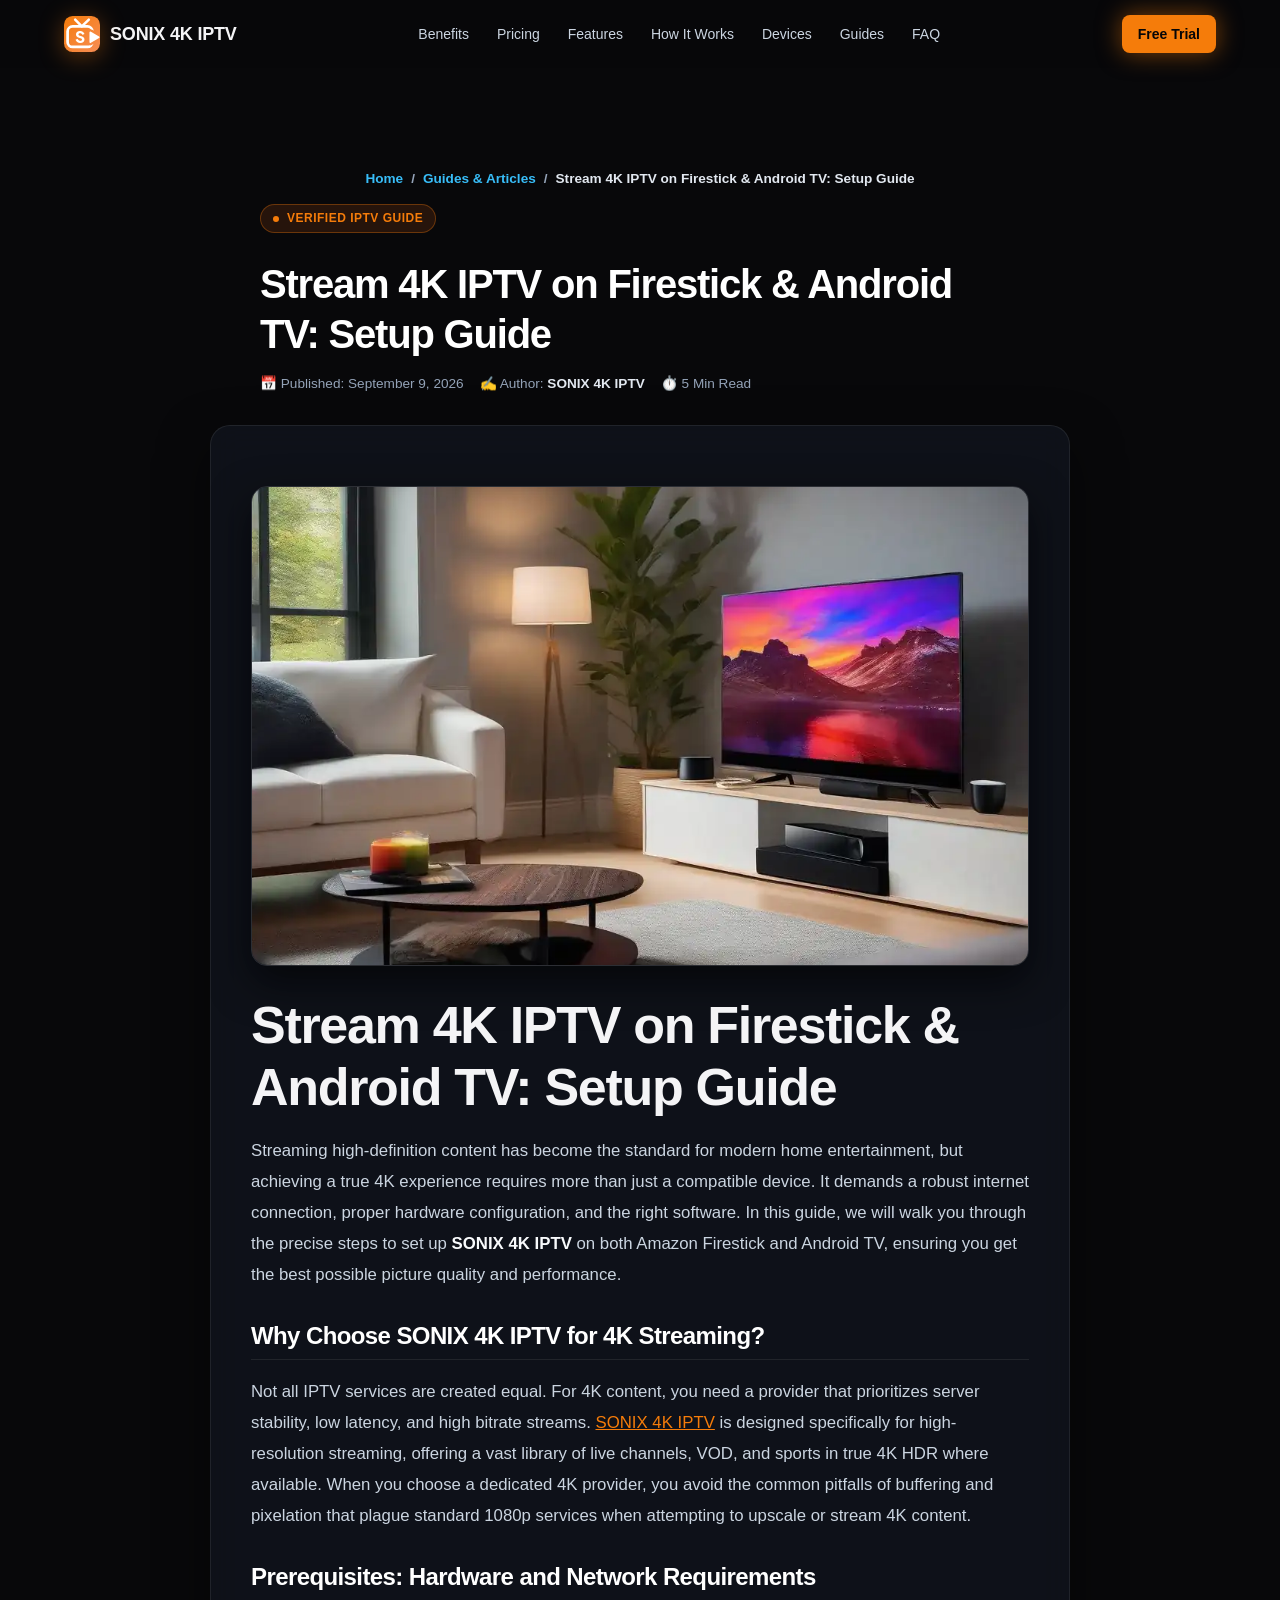
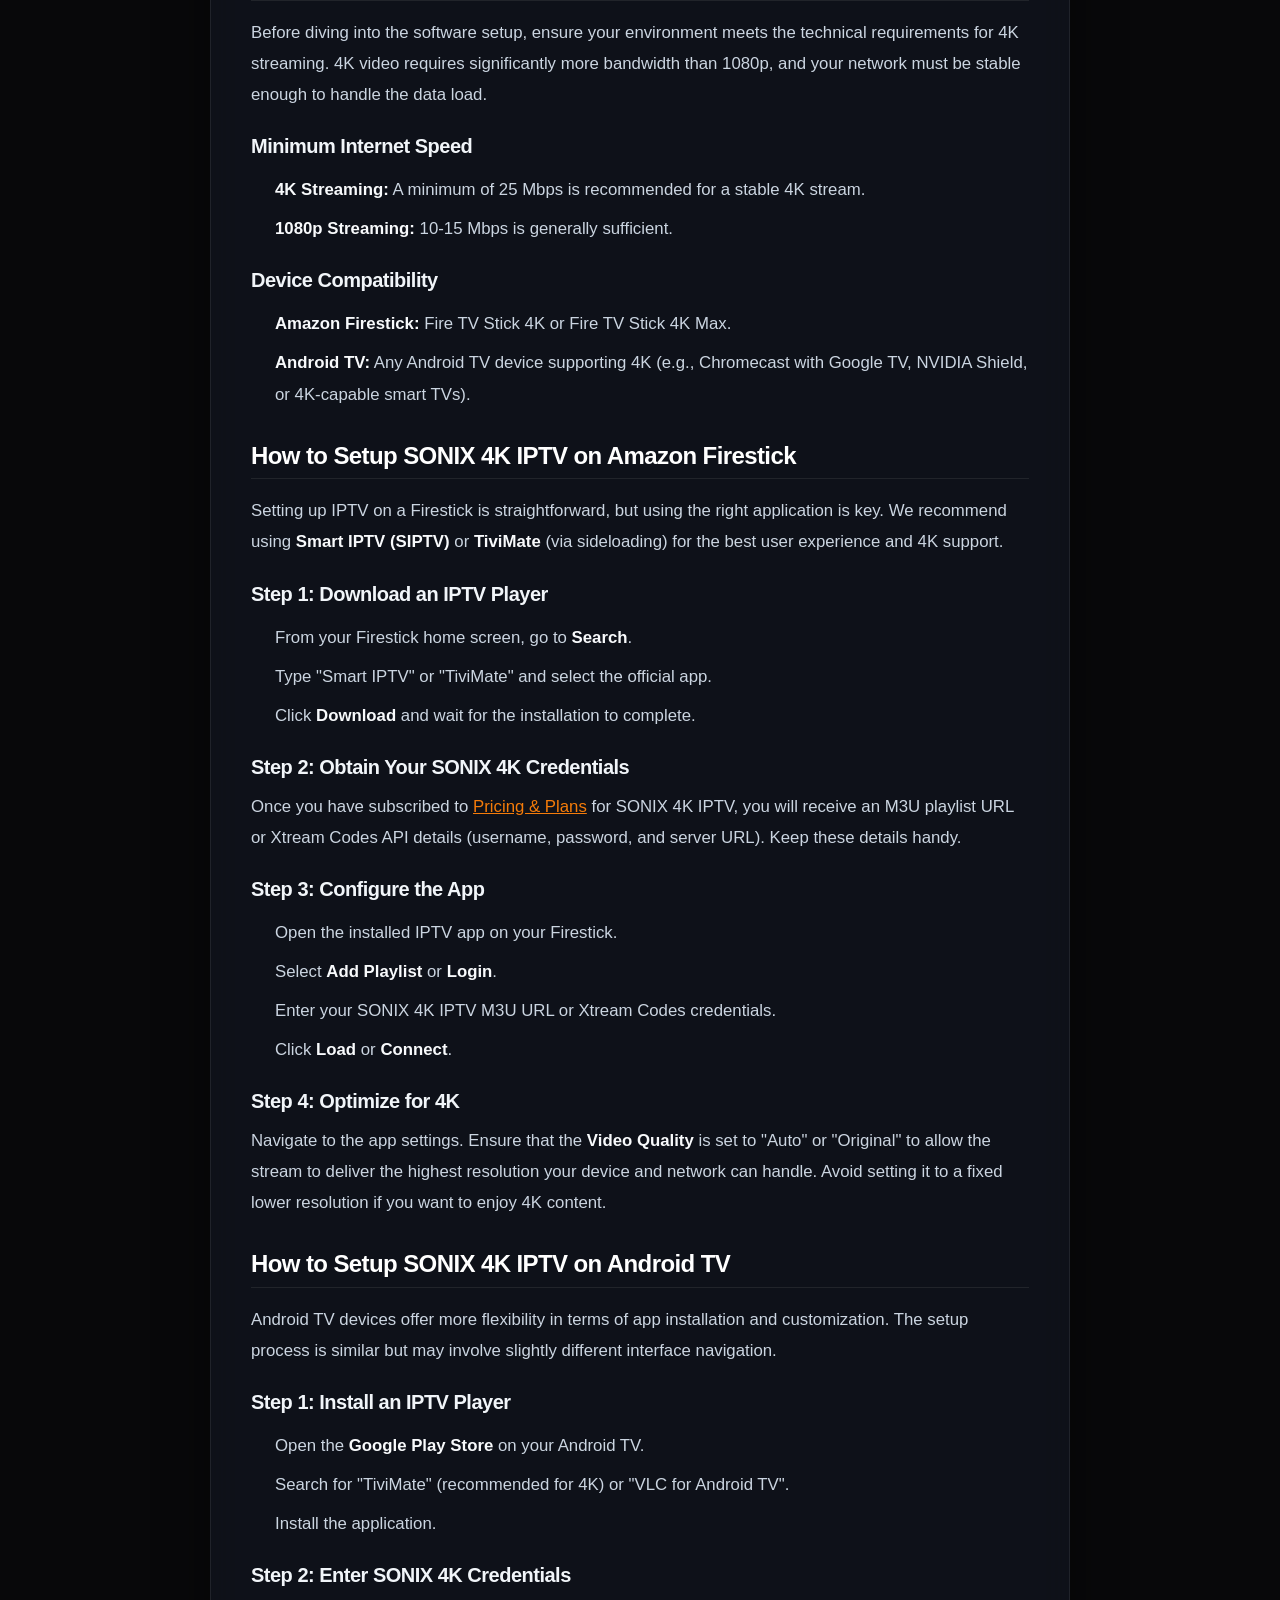
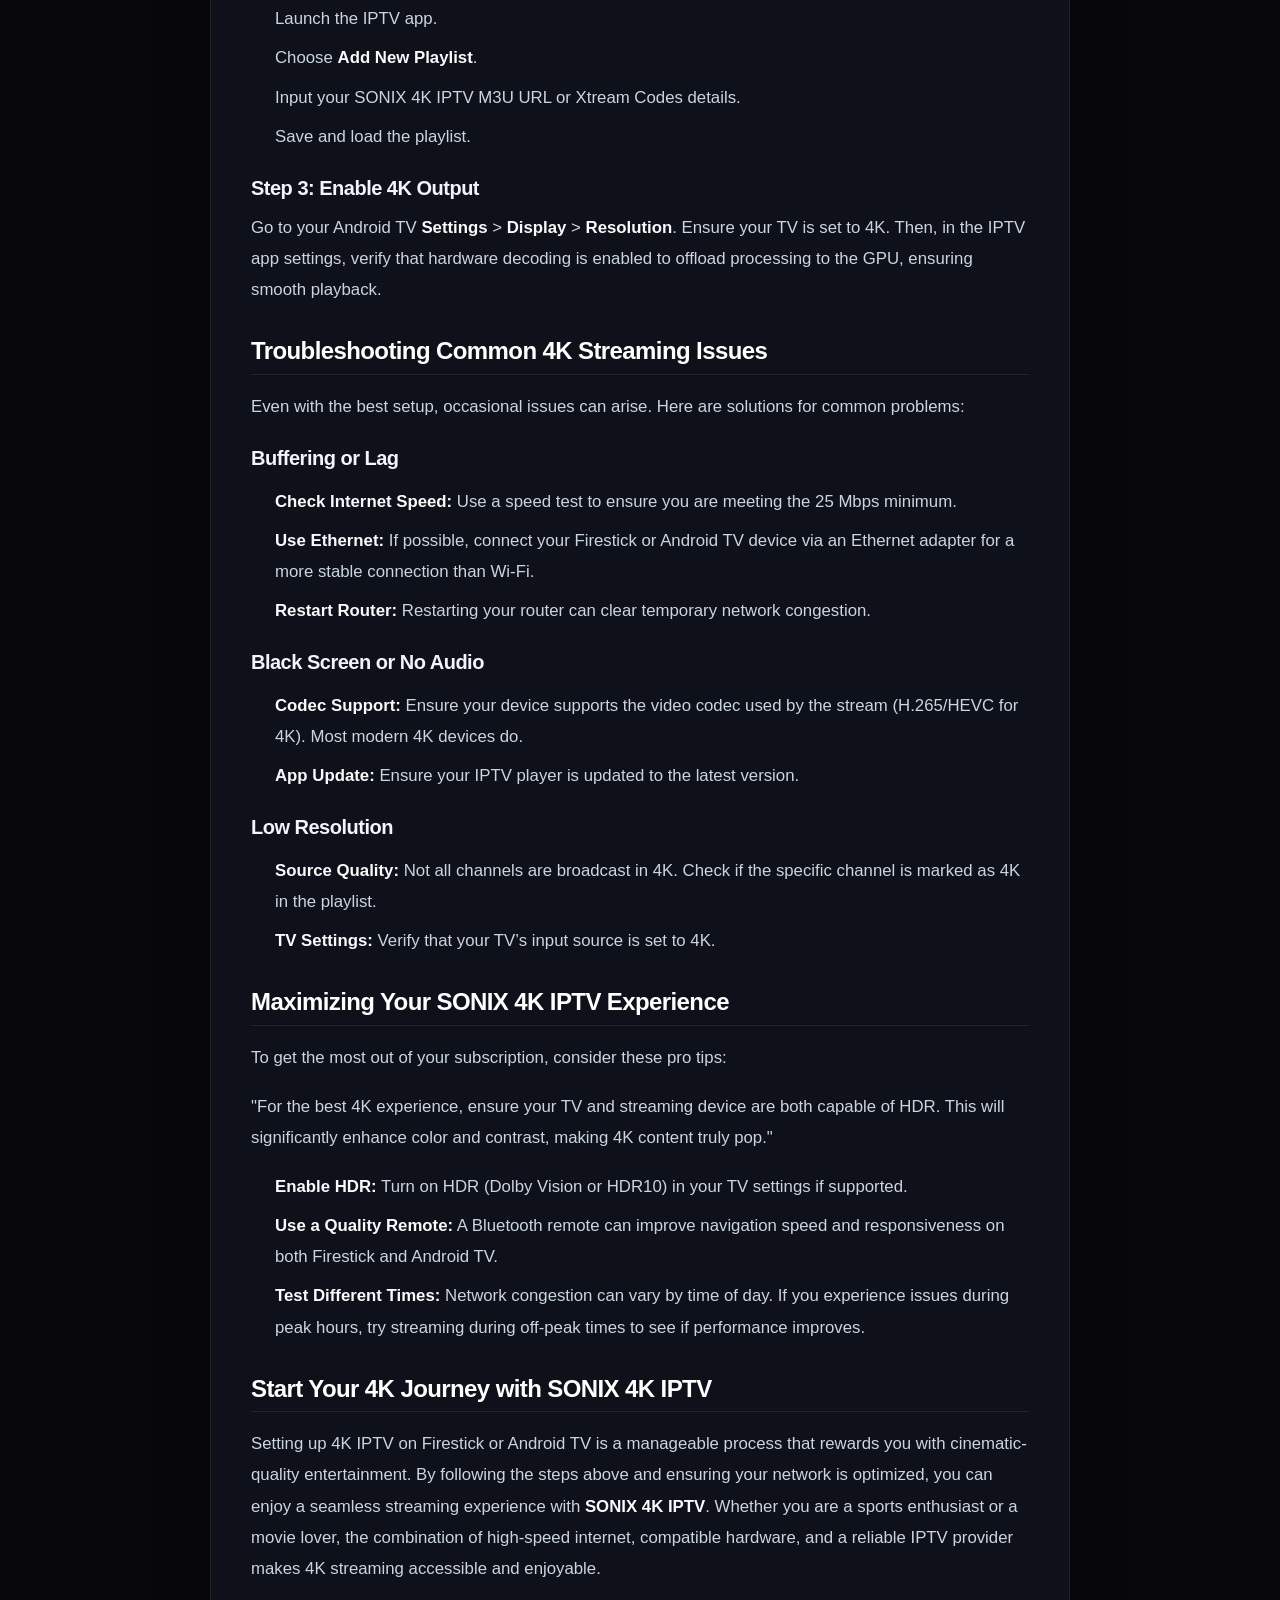
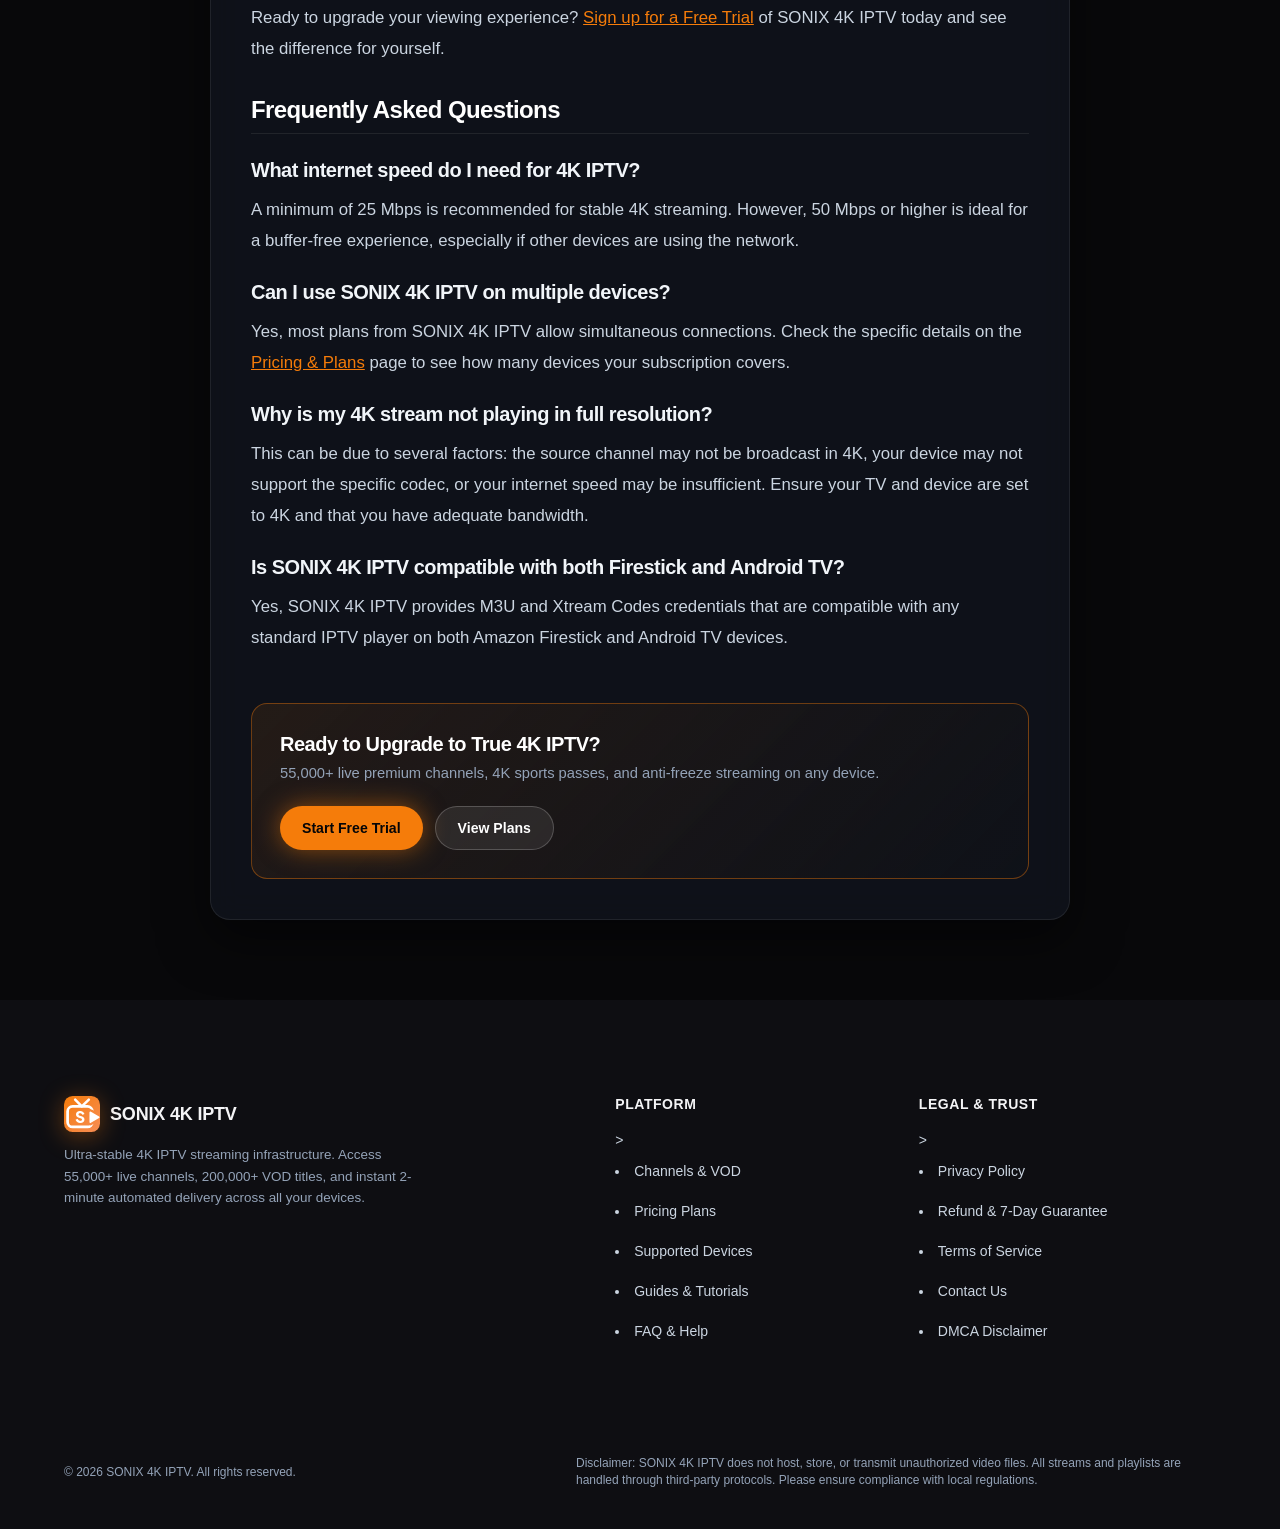
<file: setup-4k-iptv-firestick-android-sonix.html>
<!DOCTYPE html>
<html lang="en" style="background-color:#08080a;color:#f4f4f6;">
<head>
  <meta charset="UTF-8">
  <meta name="viewport" content="width=device-width, initial-scale=1.0">
  
  <title>Stream 4K IPTV on Firestick &amp; Android TV: Setup Guide | SONIX 4K IPTV</title>
  <meta name="description" content="Unlock crystal-clear 4K streaming on your Firestick or Android TV. Follow this comprehensive guide to set up SONIX 4K IPTV, optimize your network, and enjoy lag-free entertainment.">
  <meta name="robots" content="index, follow">
  <link rel="canonical" href="https://sonix4k.shop/setup-4k-iptv-firestick-android-sonix.html">
  <meta name="theme-color" content="#08080a">

  <!-- Open Graph -->
  <meta property="og:type" content="article">
  <meta property="og:url" content="https://sonix4k.shop/setup-4k-iptv-firestick-android-sonix.html">
  <meta property="og:title" content="Stream 4K IPTV on Firestick & Android TV: Setup Guide | SONIX 4K IPTV">
  <meta property="og:description" content="Unlock crystal-clear 4K streaming on your Firestick or Android TV. Follow this comprehensive guide to set up SONIX 4K IPTV, optimize your network, and enjoy lag-free entertainment.">

  <!-- Self-Hosted Critical Variable Font loaded via style.min.css with font-display: swap -->

  <!-- Main Stylesheet -->
  <link rel="stylesheet" href="/css/style.min.css?v=22.0">

  <!-- Structured Data: Breadcrumbs & WebPage -->
  <script type="application/ld+json">
{
  "@context": "https://schema.org",
  "@type": "BlogPosting",
  "headline": "Stream 4K IPTV on Firestick & Android TV: Setup Guide",
  "description": "Unlock crystal-clear 4K streaming on your Firestick or Android TV. Follow this comprehensive guide to set up SONIX 4K IPTV, optimize your network, and enjoy lag-free entertainment.",
  "image": [
    "https://sonix4k.shop/images/posts/setup-4k-iptv-firestick-android-sonix-1788955259004.webp"
  ],
  "datePublished": "2026-09-09T12:01:05.000Z",
  "dateModified": "2026-09-09T12:01:05.000Z",
  "author": {
    "@type": "Person",
    "name": "SONIX 4K IPTV"
  },
  "publisher": {
    "@type": "Organization",
    "name": "SONIX 4K IPTV",
    "logo": {
      "@type": "ImageObject",
      "url": "https://sonix4k.shop/fav icon.png"
    }
  },
  "mainEntityOfPage": {
    "@type": "WebPage",
    "@id": "https://sonix4k.shop/setup-4k-iptv-firestick-android-sonix.html"
  }
}
</script>
<meta property="og:image" content="https://sonix4k.shop/images/posts/setup-4k-iptv-firestick-android-sonix-1788955259004.webp">
<meta name="twitter:image" content="https://sonix4k.shop/images/posts/setup-4k-iptv-firestick-android-sonix-1788955259004.webp">
<meta name="twitter:card" content="summary_large_image">

  <!-- Pure SVG Dynamic Brand Favicon & App Icons (Google SEO Compliant) -->
  <link rel="icon" type="image/svg+xml" href="data:image/svg+xml;utf8,%3Csvg%20xmlns%3D%22http%3A%2F%2Fwww.w3.org%2F2000%2Fsvg%22%20viewBox%3D%220%200%20100%20100%22%20width%3D%22100%25%22%20height%3D%22100%25%22%3E%0A%20%20%3Cdefs%3E%0A%20%20%20%20%3ClinearGradient%20id%3D%22tvkixBrandGrad%22%20x1%3D%220%25%22%20y1%3D%220%25%22%20x2%3D%22100%25%22%20y2%3D%22100%25%22%3E%0A%20%20%20%20%20%20%3Cstop%20offset%3D%220%25%22%20stop-color%3D%22%23f57c0a%22%2F%3E%0A%20%20%20%20%20%20%3Cstop%20offset%3D%22100%25%22%20stop-color%3D%22%23f78d55%22%2F%3E%0A%20%20%20%20%3C%2FlinearGradient%3E%0A%20%20%20%20%3Cmask%20id%3D%22tvCutout_ehztm2%22%3E%0A%20%20%20%20%20%20%3Crect%20width%3D%22100%22%20height%3D%22100%22%20fill%3D%22%23ffffff%22%2F%3E%0A%20%20%20%20%20%20%3Cpath%20d%3D%22M%2073.5%2046%20L%2096%2059%20L%2073.5%2072%20Z%22%20fill%3D%22%23000000%22%20stroke%3D%22%23000000%22%20stroke-width%3D%2218.5%22%20stroke-linejoin%3D%22round%22%20stroke-linecap%3D%22round%22%2F%3E%0A%20%20%20%20%3C%2Fmask%3E%0A%20%20%3C%2Fdefs%3E%0A%20%20%3Crect%20width%3D%22100%22%20height%3D%22100%22%20rx%3D%2224%22%20fill%3D%22url(%23tvkixBrandGrad)%22%2F%3E%0A%20%20%3Cpath%20d%3D%22M%2031%2010%20L%2049.5%2029%20L%2069%2010%22%20fill%3D%22none%22%20stroke%3D%22%23ffffff%22%20stroke-width%3D%227%22%20stroke-linecap%3D%22round%22%20stroke-linejoin%3D%22round%22%2F%3E%0A%20%20%3Crect%20x%3D%2210%22%20y%3D%2229%22%20width%3D%2269%22%20height%3D%2257%22%20rx%3D%2214%22%20fill%3D%22none%22%20stroke%3D%22%23ffffff%22%20stroke-width%3D%227.5%22%20stroke-linejoin%3D%22round%22%20stroke-linecap%3D%22round%22%20mask%3D%22url(%23tvCutout_ehztm2)%22%2F%3E%0A%20%20%3Cpath%20d%3D%22M%2073.5%2046%20L%2096%2059%20L%2073.5%2072%20Z%22%20fill%3D%22%23ffffff%22%20stroke%3D%22%23ffffff%22%20stroke-width%3D%225.5%22%20stroke-linejoin%3D%22round%22%20stroke-linecap%3D%22round%22%2F%3E%0A%20%20%3Ctext%20x%3D%2244%22%20y%3D%2258%22%20font-family%3D%22-apple-system%2C%20BlinkMacSystemFont%2C%20'Plus%20Jakarta%20Sans'%2C%20'Arial%20Black'%2C%20'Montserrat'%2C%20sans-serif%22%20font-size%3D%2244%22%20font-weight%3D%22900%22%20fill%3D%22%23ffffff%22%20text-anchor%3D%22middle%22%20dominant-baseline%3D%22central%22%3ES%3C%2Ftext%3E%0A%3C%2Fsvg%3E">
  <link rel="alternate icon" type="image/svg+xml" href="/assets/favicon.svg">
  <link rel="apple-touch-icon" href="data:image/svg+xml;utf8,%3Csvg%20xmlns%3D%22http%3A%2F%2Fwww.w3.org%2F2000%2Fsvg%22%20viewBox%3D%220%200%20100%20100%22%20width%3D%22100%25%22%20height%3D%22100%25%22%3E%0A%20%20%3Cdefs%3E%0A%20%20%20%20%3ClinearGradient%20id%3D%22tvkixBrandGrad%22%20x1%3D%220%25%22%20y1%3D%220%25%22%20x2%3D%22100%25%22%20y2%3D%22100%25%22%3E%0A%20%20%20%20%20%20%3Cstop%20offset%3D%220%25%22%20stop-color%3D%22%23f57c0a%22%2F%3E%0A%20%20%20%20%20%20%3Cstop%20offset%3D%22100%25%22%20stop-color%3D%22%23f78d55%22%2F%3E%0A%20%20%20%20%3C%2FlinearGradient%3E%0A%20%20%20%20%3Cmask%20id%3D%22tvCutout_ehztm2%22%3E%0A%20%20%20%20%20%20%3Crect%20width%3D%22100%22%20height%3D%22100%22%20fill%3D%22%23ffffff%22%2F%3E%0A%20%20%20%20%20%20%3Cpath%20d%3D%22M%2073.5%2046%20L%2096%2059%20L%2073.5%2072%20Z%22%20fill%3D%22%23000000%22%20stroke%3D%22%23000000%22%20stroke-width%3D%2218.5%22%20stroke-linejoin%3D%22round%22%20stroke-linecap%3D%22round%22%2F%3E%0A%20%20%20%20%3C%2Fmask%3E%0A%20%20%3C%2Fdefs%3E%0A%20%20%3Crect%20width%3D%22100%22%20height%3D%22100%22%20rx%3D%2224%22%20fill%3D%22url(%23tvkixBrandGrad)%22%2F%3E%0A%20%20%3Cpath%20d%3D%22M%2031%2010%20L%2049.5%2029%20L%2069%2010%22%20fill%3D%22none%22%20stroke%3D%22%23ffffff%22%20stroke-width%3D%227%22%20stroke-linecap%3D%22round%22%20stroke-linejoin%3D%22round%22%2F%3E%0A%20%20%3Crect%20x%3D%2210%22%20y%3D%2229%22%20width%3D%2269%22%20height%3D%2257%22%20rx%3D%2214%22%20fill%3D%22none%22%20stroke%3D%22%23ffffff%22%20stroke-width%3D%227.5%22%20stroke-linejoin%3D%22round%22%20stroke-linecap%3D%22round%22%20mask%3D%22url(%23tvCutout_ehztm2)%22%2F%3E%0A%20%20%3Cpath%20d%3D%22M%2073.5%2046%20L%2096%2059%20L%2073.5%2072%20Z%22%20fill%3D%22%23ffffff%22%20stroke%3D%22%23ffffff%22%20stroke-width%3D%225.5%22%20stroke-linejoin%3D%22round%22%20stroke-linecap%3D%22round%22%2F%3E%0A%20%20%3Ctext%20x%3D%2244%22%20y%3D%2258%22%20font-family%3D%22-apple-system%2C%20BlinkMacSystemFont%2C%20'Plus%20Jakarta%20Sans'%2C%20'Arial%20Black'%2C%20'Montserrat'%2C%20sans-serif%22%20font-size%3D%2244%22%20font-weight%3D%22900%22%20fill%3D%22%23ffffff%22%20text-anchor%3D%22middle%22%20dominant-baseline%3D%22central%22%3ES%3C%2Ftext%3E%0A%3C%2Fsvg%3E">
  <link rel="manifest" href="site.webmanifest">

    <style id="site-dynamic-theme">
        :root {
            --accent: #f57c0a !important;
            --accent-hover: #f78d55 !important;
            --accent-text: #ffffff !important;
            --accent-light: rgba(245, 124, 10, 0.12) !important;
            --primary: #f57c0a !important;
            --primary-glow: rgba(245, 124, 10, 0.44) !important;
            --brand-r: 245;
            --brand-g: 124;
            --brand-b: 10;
            font-family: 'Inter', -apple-system, sans-serif !important;
        }
        /* Header & Logo Pure SVG Mark */
        .logo-icon {
            width: 36px !important;
            height: 36px !important;
            background: transparent !important;
            border: none !important;
            padding: 0 !important;
            display: inline-flex !important;
            align-items: center !important;
            justify-content: center !important;
            box-shadow: none !important;
            filter: drop-shadow(0 4px 12px rgba(245, 124, 10, 0.38)) !important;
            transition: transform 0.2s ease, filter 0.2s ease !important;
            flex-shrink: 0 !important;
        }
        .brand-logo:hover .logo-icon {
            transform: scale(1.06) !important;
            filter: drop-shadow(0 6px 18px rgba(245, 124, 10, 0.6)) !important;
        }
        .logo-icon svg {
            width: 100% !important;
            height: 100% !important;
            display: block !important;
        }
        .brand-accent, .accent-mark { color: #f57c0a !important; }
        .btn-pill-primary, .btn-pill-primary span, .btn-pill-primary:link, .btn-pill-primary:visited, .btn-primary { 
            background: #f57c0a !important; 
            color: #050507 !important; 
            font-weight: 800 !important; 
            box-shadow: 0 0 25px rgba(245, 124, 10, 0.5) !important; 
        }
        .footer-link:hover, .policy-breadcrumbs a:hover { color: #f57c0a !important; }
        :focus-visible { outline: 2px solid #f57c0a !important; }
        .post-content-body h2 { font-size: 1.5rem; font-weight: 700; color: #fff; margin: 32px 0 16px 0; border-bottom: 1px solid rgba(255,255,255,0.08); padding-bottom: 8px; }
        .post-content-body h3 { font-size: 1.25rem; font-weight: 600; color: #f1f5f9; margin: 24px 0 12px 0; }
        .post-content-body p { margin-bottom: 18px; }
        .post-content-body ul, .post-content-body ol { margin: 16px 0 20px 24px; }
        .post-content-body li { margin-bottom: 8px; }
        .post-content-body strong { color: #f8fafc; }
        .post-content-body a { color: #f57c0a; text-decoration: underline; }
        /* Custom theme for SONIX 4K IPTV */
    </style>
    
</head>
<body style="background-color:#08080a;">

  <!-- =========================================================================
       HEADER
       ========================================================================= -->
  <header class="site-header">
    <div class="container header-container">
      <a href="index.html" class="brand-logo" aria-label="SONIX 4K IPTV Homepage">
        <span class="logo-icon" aria-hidden="true"><svg xmlns="http://www.w3.org/2000/svg" viewBox="0 0 100 100" width="100%" height="100%">
  <defs>
    <linearGradient id="tvkixBrandGrad" x1="0%" y1="0%" x2="100%" y2="100%">
      <stop offset="0%" stop-color="#f57c0a"/>
      <stop offset="100%" stop-color="#f78d55"/>
    </linearGradient>
    <mask id="tvCutout_tb1nvz">
      <rect width="100" height="100" fill="#ffffff"/>
      <path d="M 73.5 46 L 96 59 L 73.5 72 Z" fill="#000000" stroke="#000000" stroke-width="18.5" stroke-linejoin="round" stroke-linecap="round"/>
    </mask>
  </defs>
  <rect width="100" height="100" rx="24" fill="url(#tvkixBrandGrad)"/>
  <path d="M 31 10 L 49.5 29 L 69 10" fill="none" stroke="#ffffff" stroke-width="7" stroke-linecap="round" stroke-linejoin="round"/>
  <rect x="10" y="29" width="69" height="57" rx="14" fill="none" stroke="#ffffff" stroke-width="7.5" stroke-linejoin="round" stroke-linecap="round" mask="url(#tvCutout_tb1nvz)"/>
  <path d="M 73.5 46 L 96 59 L 73.5 72 Z" fill="#ffffff" stroke="#ffffff" stroke-width="5.5" stroke-linejoin="round" stroke-linecap="round"/>
  <text x="44" y="58" font-family="-apple-system, BlinkMacSystemFont, 'Plus Jakarta Sans', 'Arial Black', 'Montserrat', sans-serif" font-size="44" font-weight="900" fill="#ffffff" text-anchor="middle" dominant-baseline="central">S</text>
</svg></span>
        <span>SONIX 4K IPTV</span>
      </a>

      <nav class="nav-menu" aria-label="Main Navigation">
        <a href="index.html#benefits" class="nav-link">Benefits</a>
        <a href="index.html#pricing" class="nav-link">Pricing</a>
        <a href="index.html#features" class="nav-link">Features</a>
        <a href="index.html#how-it-works" class="nav-link">How It Works</a>
        <a href="index.html#compatibility" class="nav-link">Devices</a>
        <a href="guides.html" class="nav-link">Guides</a>
        <a href="index.html#faq" class="nav-link">FAQ</a>
      </nav>

      <div class="header-actions">
        <a href="/trial" rel="nofollow noopener noreferrer" class="btn btn-primary btn-sm">Free Trial</a>
      </div>
    </div>
  </header>

  <!-- =========================================================================
       PAGE CONTENT
       ========================================================================= -->
  
  <main class="policy-page-wrapper" style="padding-top: 100px; padding-bottom: 80px;">
    <div class="container" style="max-width: 900px; margin: 0 auto; padding: 0 20px;">
      <div class="policy-header" style="text-align: left; margin-bottom: 30px;">
        <div class="policy-breadcrumbs" style="display:flex; gap:8px; align-items:center; font-size:0.85rem; color:#94a3b8; margin-bottom:14px;">
          <a href="index.html" style="color:#38bdf8; text-decoration:none;">Home</a>
          <span>/</span>
          <a href="guides.html" style="color:#38bdf8; text-decoration:none;">Guides &amp; Articles</a>
          <span>/</span>
          <span style="color:#e2e8f0;">Stream 4K IPTV on Firestick &amp; Android TV: Setup Guide</span>
        </div>
        <div class="pill-badge" style="display:inline-flex; align-items:center; gap:8px; background:rgba(255,106,26,0.12); border:1px solid #f57c0a55; color:#f57c0a; padding:4px 12px; border-radius:9999px; font-size:0.75rem; font-weight:700; text-transform:uppercase; letter-spacing:0.5px; margin-bottom:14px;">
          <span class="dot" style="width:6px; height:6px; border-radius:50%; background:#f57c0a; display:inline-block;" aria-hidden="true"></span>
          <span>Verified IPTV Guide</span>
        </div>
        <h1 style="font-size: clamp(1.8rem, 3.5vw, 2.5rem); font-weight: 800; color: #fff; line-height: 1.25; margin-bottom: 14px;">Stream 4K IPTV on Firestick &amp; Android TV: Setup Guide</h1>
        <div class="policy-last-updated" style="font-size:0.85rem; color:#94a3b8; display:flex; gap:16px; flex-wrap:wrap; align-items:center;">
          <span>📅 Published: September 9, 2026</span>
          <span>✍️ Author: <strong style="color:#e2e8f0;">SONIX 4K IPTV</strong></span>
          <span>⏱️ 5 Min Read</span>
        </div>
      </div>

      <div class="policy-card" style="background: rgba(18, 22, 32, 0.7); border: 1px solid rgba(255, 255, 255, 0.08); border-radius: 20px; padding: clamp(20px, 4vw, 40px); backdrop-filter: blur(16px); box-shadow: 0 20px 50px rgba(0,0,0,0.5);">
        
        <div style="margin: 20px 0 28px 0; border-radius: 16px; overflow: hidden; border: 1px solid rgba(255,255,255,0.12); box-shadow: 0 16px 40px rgba(0,0,0,0.6); max-height: 480px;">
            <img src="/images/posts/setup-4k-iptv-firestick-android-sonix-1788955259004.webp" alt="Stream 4K IPTV on Firestick & Android TV: Setup Guide" style="width: 100%; height: auto; max-height: 480px; object-fit: cover; display: block;" loading="lazy">
        </div>

        <div class="post-content-body" style="font-size: 1.05rem; line-height: 1.85; color: #cbd5e1;">
          <article>
<h1>Stream 4K IPTV on Firestick &amp; Android TV: Setup Guide</h1>
<p>Streaming high-definition content has become the standard for modern home entertainment, but achieving a true 4K experience requires more than just a compatible device. It demands a robust internet connection, proper hardware configuration, and the right software. In this guide, we will walk you through the precise steps to set up <strong>SONIX 4K IPTV</strong> on both Amazon Firestick and Android TV, ensuring you get the best possible picture quality and performance.</p>

<h2>Why Choose SONIX 4K IPTV for 4K Streaming?</h2>
<p>Not all IPTV services are created equal. For 4K content, you need a provider that prioritizes server stability, low latency, and high bitrate streams. <a href="https://sonix4k.shop">SONIX 4K IPTV</a> is designed specifically for high-resolution streaming, offering a vast library of live channels, VOD, and sports in true 4K HDR where available. When you choose a dedicated 4K provider, you avoid the common pitfalls of buffering and pixelation that plague standard 1080p services when attempting to upscale or stream 4K content.</p>

<h2>Prerequisites: Hardware and Network Requirements</h2>
<p>Before diving into the software setup, ensure your environment meets the technical requirements for 4K streaming. 4K video requires significantly more bandwidth than 1080p, and your network must be stable enough to handle the data load.</p>

<h3>Minimum Internet Speed</h3>
<ul>
<li><strong>4K Streaming:</strong> A minimum of 25 Mbps is recommended for a stable 4K stream.</li>
<li><strong>1080p Streaming:</strong> 10-15 Mbps is generally sufficient.</li>
</ul>

<h3>Device Compatibility</h3>
<ul>
<li><strong>Amazon Firestick:</strong> Fire TV Stick 4K or Fire TV Stick 4K Max.</li>
<li><strong>Android TV:</strong> Any Android TV device supporting 4K (e.g., Chromecast with Google TV, NVIDIA Shield, or 4K-capable smart TVs).</li>
</ul>

<h2>How to Setup SONIX 4K IPTV on Amazon Firestick</h2>
<p>Setting up IPTV on a Firestick is straightforward, but using the right application is key. We recommend using <strong>Smart IPTV (SIPTV)</strong> or <strong>TiviMate</strong> (via sideloading) for the best user experience and 4K support.</p>

<h3>Step 1: Download an IPTV Player</h3>
<ol>
<li>From your Firestick home screen, go to <strong>Search</strong>.</li>
<li>Type "Smart IPTV" or "TiviMate" and select the official app.</li>
<li>Click <strong>Download</strong> and wait for the installation to complete.</li>
</ol>

<h3>Step 2: Obtain Your SONIX 4K Credentials</h3>
<p>Once you have subscribed to <a href="/order" rel="nofollow noopener noreferrer">Pricing &amp; Plans</a> for SONIX 4K IPTV, you will receive an M3U playlist URL or Xtream Codes API details (username, password, and server URL). Keep these details handy.</p>

<h3>Step 3: Configure the App</h3>
<ol>
<li>Open the installed IPTV app on your Firestick.</li>
<li>Select <strong>Add Playlist</strong> or <strong>Login</strong>.</li>
<li>Enter your SONIX 4K IPTV M3U URL or Xtream Codes credentials.</li>
<li>Click <strong>Load</strong> or <strong>Connect</strong>.</li>
</ol>

<h3>Step 4: Optimize for 4K</h3>
<p>Navigate to the app settings. Ensure that the <strong>Video Quality</strong> is set to "Auto" or "Original" to allow the stream to deliver the highest resolution your device and network can handle. Avoid setting it to a fixed lower resolution if you want to enjoy 4K content.</p>

<h2>How to Setup SONIX 4K IPTV on Android TV</h2>
<p>Android TV devices offer more flexibility in terms of app installation and customization. The setup process is similar but may involve slightly different interface navigation.</p>

<h3>Step 1: Install an IPTV Player</h3>
<ol>
<li>Open the <strong>Google Play Store</strong> on your Android TV.</li>
<li>Search for "TiviMate" (recommended for 4K) or "VLC for Android TV".</li>
<li>Install the application.</li>
</ol>

<h3>Step 2: Enter SONIX 4K Credentials</h3>
<ol>
<li>Launch the IPTV app.</li>
<li>Choose <strong>Add New Playlist</strong>.</li>
<li>Input your SONIX 4K IPTV M3U URL or Xtream Codes details.</li>
<li>Save and load the playlist.</li>
</ol>

<h3>Step 3: Enable 4K Output</h3>
<p>Go to your Android TV <strong>Settings</strong> &gt; <strong>Display</strong> &gt; <strong>Resolution</strong>. Ensure your TV is set to 4K. Then, in the IPTV app settings, verify that hardware decoding is enabled to offload processing to the GPU, ensuring smooth playback.</p>

<h2>Troubleshooting Common 4K Streaming Issues</h2>
<p>Even with the best setup, occasional issues can arise. Here are solutions for common problems:</p>

<h3>Buffering or Lag</h3>
<ul>
<li><strong>Check Internet Speed:</strong> Use a speed test to ensure you are meeting the 25 Mbps minimum.</li>
<li><strong>Use Ethernet:</strong> If possible, connect your Firestick or Android TV device via an Ethernet adapter for a more stable connection than Wi-Fi.</li>
<li><strong>Restart Router:</strong> Restarting your router can clear temporary network congestion.</li>
</ul>

<h3>Black Screen or No Audio</h3>
<ul>
<li><strong>Codec Support:</strong> Ensure your device supports the video codec used by the stream (H.265/HEVC for 4K). Most modern 4K devices do.</li>
<li><strong>App Update:</strong> Ensure your IPTV player is updated to the latest version.</li>
</ul>

<h3>Low Resolution</h3>
<ul>
<li><strong>Source Quality:</strong> Not all channels are broadcast in 4K. Check if the specific channel is marked as 4K in the playlist.</li>
<li><strong>TV Settings:</strong> Verify that your TV’s input source is set to 4K.</li>
</ul>

<h2>Maximizing Your SONIX 4K IPTV Experience</h2>
<p>To get the most out of your subscription, consider these pro tips:</p>

<blockquote>
<p>"For the best 4K experience, ensure your TV and streaming device are both capable of HDR. This will significantly enhance color and contrast, making 4K content truly pop."
</p>
</blockquote>

<ul>
<li><strong>Enable HDR:</strong> Turn on HDR (Dolby Vision or HDR10) in your TV settings if supported.</li>
<li><strong>Use a Quality Remote:</strong> A Bluetooth remote can improve navigation speed and responsiveness on both Firestick and Android TV.</li>
<li><strong>Test Different Times:</strong> Network congestion can vary by time of day. If you experience issues during peak hours, try streaming during off-peak times to see if performance improves.</li>
</ul>

<h2>Start Your 4K Journey with SONIX 4K IPTV</h2>
<p>Setting up 4K IPTV on Firestick or Android TV is a manageable process that rewards you with cinematic-quality entertainment. By following the steps above and ensuring your network is optimized, you can enjoy a seamless streaming experience with <strong>SONIX 4K IPTV</strong>. Whether you are a sports enthusiast or a movie lover, the combination of high-speed internet, compatible hardware, and a reliable IPTV provider makes 4K streaming accessible and enjoyable.</p>

<p>Ready to upgrade your viewing experience? <a href="/trial" rel="nofollow noopener noreferrer">Sign up for a Free Trial</a> of SONIX 4K IPTV today and see the difference for yourself.</p>

<h2>Frequently Asked Questions</h2>

<h3>What internet speed do I need for 4K IPTV?</h3>
<p>A minimum of 25 Mbps is recommended for stable 4K streaming. However, 50 Mbps or higher is ideal for a buffer-free experience, especially if other devices are using the network.</p>

<h3>Can I use SONIX 4K IPTV on multiple devices?</h3>
<p>Yes, most plans from SONIX 4K IPTV allow simultaneous connections. Check the specific details on the <a href="/order" rel="nofollow noopener noreferrer">Pricing &amp; Plans</a> page to see how many devices your subscription covers.</p>

<h3>Why is my 4K stream not playing in full resolution?</h3>
<p>This can be due to several factors: the source channel may not be broadcast in 4K, your device may not support the specific codec, or your internet speed may be insufficient. Ensure your TV and device are set to 4K and that you have adequate bandwidth.</p>

<h3>Is SONIX 4K IPTV compatible with both Firestick and Android TV?</h3>
<p>Yes, SONIX 4K IPTV provides M3U and Xtream Codes credentials that are compatible with any standard IPTV player on both Amazon Firestick and Android TV devices.</p>

<script type="application/ld+json">
{
  "@context": "https://schema.org",
  "@graph": [
    {
      "@type": "Article",
      "headline": "Stream 4K IPTV on Firestick & Android TV: Setup Guide",
      "description": "Step-by-step guide to streaming 4K IPTV on Firestick and Android TV with SONIX 4K. Learn setup, optimization, and troubleshooting tips.",
      "author": {
        "@type": "Organization",
        "name": "SONIX 4K IPTV",
        "url": "https://sonix4k.shop"
      },
      "publisher": {
        "@type": "Organization",
        "name": "SONIX 4K IPTV",
        "logo": {
          "@type": "ImageObject",
          "url": "https://sonix4k.shop/logo.png"
        }
      },
      "datePublished": "2023-10-27",
      "dateModified": "2023-10-27",
      "mainEntityOfPage": {
        "@type": "WebPage",
        "@id": "https://sonix4k.shop/setup-4k-iptv-firestick-android-sonix"
      }
    },
    {
      "@type": "FAQPage",
      "mainEntity": [
        {
          "@type": "Question",
          "name": "What internet speed do I need for 4K IPTV?",
          "acceptedAnswer": {
            "@type": "Answer",
            "text": "A minimum of 25 Mbps is recommended for stable 4K streaming. However, 50 Mbps or higher is ideal for a buffer-free experience, especially if other devices are using the network."
          }
        },
        {
          "@type": "Question",
          "name": "Can I use SONIX 4K IPTV on multiple devices?",
          "acceptedAnswer": {
            "@type": "Answer",
            "text": "Yes, most plans from SONIX 4K IPTV allow simultaneous connections. Check the specific details on the Pricing & Plans page to see how many devices your subscription covers."
          }
        },
        {
          "@type": "Question",
          "name": "Why is my 4K stream not playing in full resolution?",
          "acceptedAnswer": {
            "@type": "Answer",
            "text": "This can be due to several factors: the source channel may not be broadcast in 4K, your device may not support the specific codec, or your internet speed may be insufficient. Ensure your TV and device are set to 4K and that you have adequate bandwidth."
          }
        },
        {
          "@type": "Question",
          "name": "Is SONIX 4K IPTV compatible with both Firestick and Android TV?",
          "acceptedAnswer": {
            "@type": "Answer",
            "text": "Yes, SONIX 4K IPTV provides M3U and Xtream Codes credentials that are compatible with any standard IPTV player on both Amazon Firestick and Android TV devices."
          }
        }
      ]
    }
  ]
}
</script>
</article>
        </div>

        <div class="policy-cta-box" style="margin-top: 50px; background: linear-gradient(135deg, #f57c0a18 0%, rgba(15,18,25,0.95) 100%); border: 1px solid #f57c0a66; padding: 28px; border-radius: 16px; display: flex; justify-content: space-between; align-items: center; flex-wrap: wrap; gap: 20px;">
          <div>
            <h3 style="font-size: 1.25rem; font-weight: 700; color: #fff; margin-bottom: 6px;">Ready to Upgrade to True 4K IPTV?</h3>
            <p style="color: #94a3b8; font-size: 0.92rem; margin: 0;">55,000+ live premium channels, 4K sports passes, and anti-freeze streaming on any device.</p>
          </div>
          <div style="display: flex; gap: 12px; flex-wrap: wrap;">
            <a href="/trial" rel="nofollow noopener noreferrer" rel="nofollow noopener noreferrer" class="btn btn-primary btn-sm" style="background: #f57c0a; color: #fff; padding: 10px 22px; border-radius: 9999px; text-decoration: none; font-weight: 700; font-size: 0.88rem; box-shadow: 0 0 20px #f57c0a55;">Start Free Trial</a>
            <a href="/order" rel="nofollow noopener noreferrer" rel="nofollow noopener noreferrer" class="btn btn-sm" style="background: rgba(255,255,255,0.08); border: 1px solid rgba(255,255,255,0.2); color: #fff; padding: 10px 22px; border-radius: 9999px; text-decoration: none; font-weight: 600; font-size: 0.88rem;">View Plans</a>
          </div>
        </div>
      </div>
    </div>
  </main>
    

  <!-- =========================================================================
       FOOTER
       ========================================================================= -->
  <footer class="site-footer">
    <div class="container">
      <div class="footer-grid">
        <!-- Brand & Mission -->
        <div class="footer-brand">
          <a href="index.html" class="brand-logo" aria-label="SONIX 4K IPTV Homepage">
            <span class="logo-icon" aria-hidden="true"><svg xmlns="http://www.w3.org/2000/svg" viewBox="0 0 100 100" width="100%" height="100%">
  <defs>
    <linearGradient id="tvkixBrandGrad" x1="0%" y1="0%" x2="100%" y2="100%">
      <stop offset="0%" stop-color="#f57c0a"/>
      <stop offset="100%" stop-color="#f78d55"/>
    </linearGradient>
    <mask id="tvCutout_tb1nvz">
      <rect width="100" height="100" fill="#ffffff"/>
      <path d="M 73.5 46 L 96 59 L 73.5 72 Z" fill="#000000" stroke="#000000" stroke-width="18.5" stroke-linejoin="round" stroke-linecap="round"/>
    </mask>
  </defs>
  <rect width="100" height="100" rx="24" fill="url(#tvkixBrandGrad)"/>
  <path d="M 31 10 L 49.5 29 L 69 10" fill="none" stroke="#ffffff" stroke-width="7" stroke-linecap="round" stroke-linejoin="round"/>
  <rect x="10" y="29" width="69" height="57" rx="14" fill="none" stroke="#ffffff" stroke-width="7.5" stroke-linejoin="round" stroke-linecap="round" mask="url(#tvCutout_tb1nvz)"/>
  <path d="M 73.5 46 L 96 59 L 73.5 72 Z" fill="#ffffff" stroke="#ffffff" stroke-width="5.5" stroke-linejoin="round" stroke-linecap="round"/>
  <text x="44" y="58" font-family="-apple-system, BlinkMacSystemFont, 'Plus Jakarta Sans', 'Arial Black', 'Montserrat', sans-serif" font-size="44" font-weight="900" fill="#ffffff" text-anchor="middle" dominant-baseline="central">S</text>
</svg></span>
            <span>SONIX 4K IPTV</span>
          </a>
          <p>
            Ultra-stable 4K IPTV streaming infrastructure. Access 55,000+ live channels, 200,000+ VOD titles, and instant 2-minute automated delivery across all your devices.
          </p>
        </div>

        <!-- Platform Navigation -->
        <div>
          <h3 class="footer-col-title">Platform</h3>>
            <li><a href="index.html#features" class="footer-link">Channels &amp; VOD</a></li>
            <li><a href="index.html#pricing" class="footer-link">Pricing Plans</a></li>
            <li><a href="index.html#compatibility" class="footer-link">Supported Devices</a></li>
            <li><a href="guides.html" class="footer-link">Guides &amp; Tutorials</a></li>
            <li><a href="index.html#faq" class="footer-link">FAQ &amp; Help</a></li>
          </ul>
        </div>

        <!-- Essential Legal & Support Pages (Google SEO) -->
        <div>
          <h3 class="footer-col-title">Legal &amp; Trust</h3>>
            <li><a href="privacy-policy.html" class="footer-link">Privacy Policy</a></li>
            <li><a href="refund-policy.html" class="footer-link">Refund &amp; 7-Day Guarantee</a></li>
            <li><a href="terms.html" class="footer-link">Terms of Service</a></li>
            <li><a href="contact.html" class="footer-link">Contact Us</a></li>
            <li><a href="dmca.html" class="footer-link">DMCA Disclaimer</a></li>
          </ul>
        </div>
      </div>

      <div class="footer-bottom">
        <div>&copy; 2026 SONIX 4K IPTV. All rights reserved.</div>
        <div class="footer-disclaimer">
          Disclaimer: SONIX 4K IPTV does not host, store, or transmit unauthorized video files. All streams and playlists are handled through third-party protocols. Please ensure compliance with local regulations.
        </div>
      </div>
    </div>
  </footer>


    <!-- SATELLITE ON-SITE MODAL POPUP SYSTEM (Trial & Pay) -->
    <div id="sat-modal-overlay" class="sat-modal-overlay" aria-hidden="true" role="dialog" aria-modal="true">
        <div class="sat-modal-backdrop" onclick="closeSiteModal()"></div>
        <div class="sat-modal-container" role="document">
            
            <!-- Modal Header -->
            <div class="sat-modal-header">
                <div class="sat-tab-switch">
                    <button type="button" class="sat-tab-btn active" id="sat-tab-trial" onclick="switchSiteModalTab('trial')">
                        <span class="sat-tab-dot"></span>
                        <span>Free Trial</span>
                    </button>
                    <button type="button" class="sat-tab-btn" id="sat-tab-order" onclick="switchSiteModalTab('order')">
                        <svg width="15" height="15" viewBox="0 0 24 24" fill="none" stroke="currentColor" stroke-width="2" stroke-linecap="round" stroke-linejoin="round" style="margin-right:6px;"><rect x="2" y="5" width="20" height="14" rx="2"/><line x1="2" y1="10" x2="22" y2="10"/></svg>
                        <span>Plans</span>
                    </button>
                </div>
                <button type="button" class="sat-modal-close" onclick="closeSiteModal()" aria-label="Close modal">
                    <svg width="14" height="14" viewBox="0 0 24 24" fill="none" stroke="currentColor" stroke-width="2.5" stroke-linecap="round" stroke-linejoin="round"><line x1="18" y1="6" x2="6" y2="18"></line><line x1="6" y1="6" x2="18" y2="18"></line></svg>
                </button>
            </div>

            <!-- VIEW 1: FREE TRIAL -->
            <div id="sat-view-trial" class="sat-modal-view active">
                <h2 class="sat-trial-intro">Get your free 24H trial</h2>

                <!-- WhatsApp One-Click Activation (Reference UI) -->
                <a href="https://api.whatsapp.com/send?phone=19145205753&text=Hi!%20I%20would%20like%20to%20activate%20a%2024H%20free%20trial%20for%20SONIX%204K%20IPTV"
                   target="_blank" rel="noopener noreferrer" class="sat-btn-wa-activate">
                    <span class="sat-wa-btn-left">
                        <span class="sat-wa-btn-circle">
                            <svg width="19" height="19" viewBox="0 0 24 24" fill="currentColor">
                                <path d="M17.472 14.382c-.297-.149-1.758-.867-2.03-.967-.273-.099-.471-.148-.67.15-.197.297-.767.966-.94 1.164-.173.199-.347.223-.644.075-.297-.15-1.255-.463-2.39-1.475-.883-.788-1.48-1.761-1.653-2.059-.173-.297-.018-.458.13-.606.134-.133.298-.347.446-.52.149-.174.198-.298.298-.497.099-.198.05-.371-.025-.52-.075-.149-.669-1.612-.916-2.207-.242-.579-.487-.5-.669-.51-.173-.008-.371-.01-.57-.01-.198 0-.52.074-.792.372-.272.297-1.04 1.016-1.04 2.479 0 1.462 1.065 2.875 1.213 3.074.149.198 2.096 3.2 5.077 4.487.709.306 1.262.489 1.694.625.712.227 1.36.195 1.871.118.571-.085 1.758-.719 2.006-1.413.248-.694.248-1.289.173-1.413-.074-.124-.272-.198-.57-.347m-5.421 7.403h-.004a9.87 9.87 0 01-5.031-1.378l-.361-.214-3.741.982.998-3.648-.235-.374a9.86 9.86 0 01-1.51-5.26c.001-5.45 4.436-9.884 9.888-9.884 2.64 0 5.122 1.03 6.988 2.898a9.825 9.825 0 012.893 6.994c-.003 5.45-4.437 9.884-9.885 9.884m8.413-18.297A11.815 11.815 0 0012.05 0C5.495 0 .16 5.335.157 11.892c0 2.096.547 4.142 1.588 5.945L.057 24l6.305-1.654a11.882 11.882 0 005.683 1.448h.005c6.554 0 11.89-5.335 11.893-11.893a11.821 11.821 0 00-3.48-8.413z"/>
                            </svg>
                        </span>
                        <span class="sat-wa-btn-text">Activate via WhatsApp</span>
                    </span>
                    <svg class="sat-wa-btn-arrow" width="18" height="18" viewBox="0 0 24 24" fill="none" stroke="currentColor" stroke-width="2.5" stroke-linecap="round" stroke-linejoin="round">
                        <line x1="5" y1="12" x2="19" y2="12"></line>
                        <polyline points="12 5 19 12 12 19"></polyline>
                    </svg>
                </a>

                <!-- Divider: or request your 24H trial -->
                <div class="sat-trial-divider">
                    <span>or request your 24H trial</span>
                </div>

                <form id="sat-trial-form" onsubmit="submitSiteTrial(event)">
                    <!-- Row: Full Name & Email Address -->
                    <div class="sat-input-row">
                        <div class="sat-field-box">
                            <svg class="sat-field-icon" viewBox="0 0 24 24" fill="none" stroke="currentColor" stroke-width="2" stroke-linecap="round" stroke-linejoin="round">
                                <path d="M20 21v-2a4 4 0 0 0-4-4H8a4 4 0 0 0-4 4v2"></path>
                                <circle cx="12" cy="7" r="4"></circle>
                            </svg>
                            <input type="text" id="sat-trial-name" class="sat-field-input" placeholder="Full Name" autocomplete="name">
                        </div>
                        <div class="sat-field-box">
                            <svg class="sat-field-icon" viewBox="0 0 24 24" fill="none" stroke="currentColor" stroke-width="2" stroke-linecap="round" stroke-linejoin="round">
                                <rect width="20" height="16" x="2" y="4" rx="2"></rect>
                                <path d="m22 7-8.97 5.7a1.94 1.94 0 0 1-2.06 0L2 7"></path>
                            </svg>
                            <input type="email" id="sat-trial-email" class="sat-field-input" placeholder="Email Address" required autocomplete="email">
                        </div>
                    </div>

                    <!-- Select Package -->
                    <div class="sat-package-section">
                        <div class="sat-package-label">
                            <svg viewBox="0 0 24 24" fill="none" stroke="#10b981" stroke-width="2" stroke-linecap="round" stroke-linejoin="round">
                                <circle cx="12" cy="12" r="10"></circle>
                                <line x1="2" y1="12" x2="22" y2="12"></line>
                                <path d="M12 2a15.3 15.3 0 0 1 4 10 15.3 15.3 0 0 1-4 10 15.3 15.3 0 0 1-4-10 15.3 15.3 0 0 1 4-10z"></path>
                            </svg>
                            <span>Select Package</span>
                        </div>
                        <div class="sat-package-grid">
                            <button type="button" class="sat-pkg-btn is-active" id="sat-pkg-worldwide" data-pkg="Worldwide" onclick="selectSitePackage('Worldwide')">Worldwide</button>
                            <button type="button" class="sat-pkg-btn" id="sat-pkg-english" data-pkg="English" onclick="selectSitePackage('English')">English</button>
                            <button type="button" class="sat-pkg-btn" id="sat-pkg-europe" data-pkg="Europe" onclick="selectSitePackage('Europe')">Europe</button>
                        </div>
                        <input type="hidden" id="sat-selected-pkg" value="Worldwide">
                    </div>

                    <!-- Preferred Device (Optional) -->
                    <div class="sat-form-group">
                        <label class="sat-label-sub" for="sat-trial-device">Preferred Device <span class="sat-opt">(Optional)</span></label>
                        <div class="sat-field-box sat-select-box">
                            <svg class="sat-field-icon" viewBox="0 0 24 24" fill="none" stroke="currentColor" stroke-width="2" stroke-linecap="round" stroke-linejoin="round">
                                <rect width="20" height="15" x="2" y="3" rx="2"></rect>
                                <polyline points="17 21 12 18 7 21"></polyline>
                            </svg>
                            <select id="sat-trial-device" class="sat-field-select">
                                <option value="Firestick / Fire TV">Firestick / Fire TV</option>
                                <option value="Android TV / Box / Google TV">Android TV / Google TV</option>
                                <option value="Smart TV (Samsung / LG)">Smart TV (Samsung / LG)</option>
                                <option value="Apple TV / iOS">Apple TV / iOS</option>
                                <option value="Windows PC / Mac">Windows PC / Mac</option>
                                <option value="MAG Box / Formuler">MAG Box / Formuler</option>
                                <option value="Other / General M3U">Other / General M3U</option>
                            </select>
                            <svg class="sat-select-chevron" viewBox="0 0 24 24" fill="none" stroke="currentColor" stroke-width="2.5" stroke-linecap="round" stroke-linejoin="round">
                                <polyline points="6 9 12 15 18 9"></polyline>
                            </svg>
                        </div>
                    </div>

                    <!-- Additional Information (Optional) -->
                    <div class="sat-form-group">
                        <label class="sat-label-sub" for="sat-trial-note">Additional Information <span class="sat-opt">(Optional)</span></label>
                        <div class="sat-field-box">
                            <svg class="sat-field-icon" viewBox="0 0 24 24" fill="none" stroke="currentColor" stroke-width="2" stroke-linecap="round" stroke-linejoin="round">
                                <path d="M14 2H6a2 2 0 0 0-2 2v16a2 2 0 0 0 2 2h12a2 2 0 0 0 2-2V8z"></path>
                                <polyline points="14 2 14 8 20 8"></polyline>
                                <line x1="16" y1="13" x2="8" y2="13"></line>
                                <line x1="16" y1="17" x2="8" y2="17"></line>
                            </svg>
                            <input type="text" id="sat-trial-note" class="sat-field-input" placeholder="No adult, specific country, device, or note...">
                        </div>
                    </div>

                    <div id="sat-trial-error" class="sat-alert-error" style="display:none;"></div>

                    <!-- Submit Button -->
                    <button type="submit" id="sat-trial-submit-btn" class="sat-btn-main">
                        <span class="sat-btn-text">Request 24H Trial &rarr;</span>
                        <span class="sat-spinner" style="display:none;"></span>
                    </button>
                </form>

                <!-- Minimalist Clean 3-Column Trust Grid (Trial) -->
                <div class="sat-trial-trust-grid">
                    <div class="sat-trial-trust-item">
                        <svg class="sat-trial-trust-icon" viewBox="0 0 24 24" fill="none" stroke="#10b981" stroke-width="2.2" stroke-linecap="round" stroke-linejoin="round">
                            <circle cx="12" cy="12" r="10"></circle>
                            <polyline points="12 6 12 12 16 14"></polyline>
                        </svg>
                        <div class="sat-trial-trust-text">
                            <span class="sat-trial-trust-title">24H Free Trial</span>
                            <span class="sat-trial-trust-desc">No credit card required</span>
                        </div>
                    </div>
                    <div class="sat-trial-trust-item">
                        <svg class="sat-trial-trust-icon" viewBox="0 0 24 24" fill="none" stroke="#10b981" stroke-width="2.2" stroke-linecap="round" stroke-linejoin="round">
                            <polygon points="12 2 15.09 8.26 22 9.27 17 14.14 18.18 21.02 12 17.77 5.82 21.02 7 14.14 2 9.27 8.91 8.26 12 2"></polygon>
                        </svg>
                        <div class="sat-trial-trust-text">
                            <span class="sat-trial-trust-title">Premium Streaming</span>
                            <span class="sat-trial-trust-desc">4K &amp; 8K quality</span>
                        </div>
                    </div>
                    <div class="sat-trial-trust-item">
                        <svg class="sat-trial-trust-icon" viewBox="0 0 24 24" fill="none" stroke="#10b981" stroke-width="2.2" stroke-linecap="round" stroke-linejoin="round">
                            <polyline points="20 6 9 17 4 12"></polyline>
                        </svg>
                        <div class="sat-trial-trust-text">
                            <span class="sat-trial-trust-title">Easy &amp; Flexible</span>
                            <span class="sat-trial-trust-desc">No hidden fees</span>
                        </div>
                    </div>
                </div>

                <!-- Trial Success State -->
                <div id="sat-trial-success" class="sat-success-view" style="display:none;">
                    <div class="sat-success-icon-wrap">
                        <svg width="36" height="36" viewBox="0 0 24 24" fill="none" stroke="#10b981" stroke-width="2.5" stroke-linecap="round" stroke-linejoin="round"><polyline points="20 6 9 17 4 12"/></svg>
                    </div>
                    <h4>Trial Request Received!</h4>
                    <p>Your free 24-hour IPTV access for <strong>SONIX 4K IPTV</strong> is being prepared. We have dispatched your playlist credentials and setup tutorial to:</p>
                    <div class="sat-confirmed-email" id="sat-confirmed-email"></div>

                    <div class="sat-notice-box">
                        <div class="sat-notice-title">Check Inbox &amp; Junk Folder</div>
                        <p>Please check both your primary inbox and junk/spam folder. If you do not receive the email within a few minutes, reach out to us on WhatsApp.</p>
                    </div>

                    <div class="sat-order-help-actions" style="margin-bottom:14px;">
                        <a href="mailto:sonix4kiptv@tvkix.com?subject=Free%20Trial%20Support%20-%20SONIX%204K%20IPTV"
                           class="sat-order-help-btn sat-btn-email" title="sonix4kiptv@tvkix.com">
                            <svg width="16" height="16" viewBox="0 0 24 24" fill="none" stroke="currentColor" stroke-width="2" stroke-linecap="round" stroke-linejoin="round">
                                <rect width="20" height="16" x="2" y="4" rx="2"></rect>
                                <path d="m22 7-8.97 5.7a1.94 1.94 0 0 1-2.06 0L2 7"></path>
                            </svg>
                            <span>Email Support</span>
                        </a>
                        <a href="https://api.whatsapp.com/send?phone=19145205753&text=Hi!%20I%20requested%20a%20free%20trial%20on%20SONIX%204K%20IPTV%20and%20haven't%20received%20the%20email%20yet."
                           target="_blank" rel="noopener noreferrer" class="sat-order-help-btn sat-btn-wa">
                            <svg width="16" height="16" viewBox="0 0 24 24" fill="currentColor">
                                <path d="M17.472 14.382c-.297-.149-1.758-.867-2.03-.967-.273-.099-.471-.148-.67.15-.197.297-.767.966-.94 1.164-.173.199-.347.223-.644.075-.297-.15-1.255-.463-2.39-1.475-.883-.788-1.48-1.761-1.653-2.059-.173-.297-.018-.458.13-.606.134-.133.298-.347.446-.52.149-.174.198-.298.298-.497.099-.198.05-.371-.025-.52-.075-.149-.669-1.612-.916-2.207-.242-.579-.487-.5-.669-.51-.173-.008-.371-.01-.57-.01-.198 0-.52.074-.792.372-.272.297-1.04 1.016-1.04 2.479 0 1.462 1.065 2.875 1.213 3.074.149.198 2.096 3.2 5.077 4.487.709.306 1.262.489 1.694.625.712.227 1.36.195 1.871.118.571-.085 1.758-.719 2.006-1.413.248-.694.248-1.289.173-1.413-.074-.124-.272-.198-.57-.347m-5.421 7.403h-.004a9.87 9.87 0 01-5.031-1.378l-.361-.214-3.741.982.998-3.648-.235-.374a9.86 9.86 0 01-1.51-5.26c.001-5.45 4.436-9.884 9.888-9.884 2.64 0 5.122 1.03 6.988 2.898a9.825 9.825 0 012.893 6.994c-.003 5.45-4.437 9.884-9.885 9.884m8.413-18.297A11.815 11.815 0 0012.05 0C5.495 0 .16 5.335.157 11.892c0 2.096.547 4.142 1.588 5.945L.057 24l6.305-1.654a11.882 11.882 0 005.683 1.448h.005c6.554 0 11.89-5.335 11.893-11.893a11.821 11.821 0 00-3.48-8.413z"/>
                            </svg>
                            <span>WhatsApp</span>
                        </a>
                    </div>

                    <button type="button" class="sat-btn-secondary" onclick="closeSiteModal()">Done &bull; Continue Browsing</button>
                </div>
            </div>

            <!-- VIEW 2: CHOOSE YOUR PLAN & CHECKOUT -->
            <div id="sat-view-order" class="sat-modal-view">
                <div id="sat-order-form-wrap">
                    <h2 class="sat-form-title">Almost there</h2>
                    <p class="sat-form-subtitle">Enter your details and we'll email your payment link.</p>

                    <form id="sat-order-form" onsubmit="submitSiteOrder(event)">
                    
                    <!-- Selected Plan Summary Card with Quick Switcher -->
                    <div class="sat-selected-summary">
                        <div class="sat-summary-main">
                            <div class="sat-summary-plan" id="sat-summary-plan-text">12 Months &bull; 1 Device</div>
                            <div class="sat-summary-right">
                                <span class="sat-summary-price" id="sat-summary-price-text">$66.99</span>
                                <button type="button" class="sat-change-plan-btn" id="sat-plan-toggle-btn" onclick="togglePlanDropdown()">
                                    <span>Change</span>
                                    <svg class="sat-change-arrow" width="11" height="11" viewBox="0 0 24 24" fill="none" stroke="currentColor" stroke-width="2.5"><polyline points="6 9 12 15 18 9"></polyline></svg>
                                </button>
                            </div>
                        </div>

                        <!-- Collapsible Quick Plan Switcher -->
                        <div id="sat-plan-dropdown" class="sat-plan-dropdown" style="display: none;">
                            <div class="sat-drop-group">
                                <div class="sat-drop-title">Duration</div>
                                <div class="sat-drop-pills">
                                    <button type="button" class="sat-drop-pill" id="sat-pill-1m" onclick="selectSitePlan('1m')">1 Mo</button>
                                    <button type="button" class="sat-drop-pill" id="sat-pill-3m" onclick="selectSitePlan('3m')">3 Mo</button>
                                    <button type="button" class="sat-drop-pill" id="sat-pill-6m" onclick="selectSitePlan('6m')">6 Mo</button>
                                    <button type="button" class="sat-drop-pill is-active" id="sat-pill-12m" onclick="selectSitePlan('12m')">12 Mo <span class="sat-pill-badge">Best</span></button>
                                </div>
                            </div>

                            <div class="sat-drop-group" style="margin-top: 10px;">
                                <div class="sat-drop-title">Devices</div>
                                <div class="sat-drop-pills sat-pills-5">
                                    <button type="button" class="sat-drop-pill is-active" id="sat-devpill-1" onclick="selectSiteDevice(1)">1 Device</button>
                                    <button type="button" class="sat-drop-pill" id="sat-devpill-2" onclick="selectSiteDevice(2)">2 Devices</button>
                                    <button type="button" class="sat-drop-pill" id="sat-devpill-3" onclick="selectSiteDevice(3)">3 Devices</button>
                                    <button type="button" class="sat-drop-pill" id="sat-devpill-4" onclick="selectSiteDevice(4)">4 Devices</button>
                                    <button type="button" class="sat-drop-pill" id="sat-devpill-5" onclick="selectSiteDevice(5)">5 Devices</button>
                                </div>
                            </div>
                        </div>
                    </div>

                    <!-- Payment Method (Credit Card / Apple Pay / Crypto) -->
                    <div class="sat-method-section">
                        <label class="sat-label-sub">Payment Method</label>
                        <div class="sat-method-grid">
                            <button type="button" class="sat-method-btn is-active" id="sat-method-card" onclick="selectSitePaymentMethod('card')">
                                <svg width="15" height="15" viewBox="0 0 24 24" fill="none" stroke="currentColor" stroke-width="2" stroke-linecap="round" stroke-linejoin="round">
                                    <rect x="2" y="5" width="20" height="14" rx="2"></rect>
                                    <line x1="2" y1="10" x2="22" y2="10"></line>
                                </svg>
                                <span>Credit Card</span>
                            </button>
                            <button type="button" class="sat-method-btn" id="sat-method-apple" onclick="selectSitePaymentMethod('applepay')">
                                <svg width="14" height="16" viewBox="0 0 170 170" fill="currentColor">
                                    <path d="M150.37 130.25c-2.45 5.66-5.35 10.87-8.71 15.66-4.58 6.53-8.33 11.05-11.22 13.56-4.48 4.12-9.28 6.23-14.42 6.35-3.69 0-8.14-1.05-13.32-3.18-5.19-2.12-9.97-3.17-14.34-3.17-4.58 0-9.49 1.05-14.75 3.17-5.26 2.13-9.5 3.24-12.74 3.35-4.35.13-9.16-1.9-14.42-6.08-3.7-3.04-7.58-7.7-11.64-13.98-5.87-9.03-10.42-19.18-13.65-30.47-3.23-11.28-4.85-21.73-4.85-31.35 0-14.8 3.73-26.68 11.19-35.63 7.45-8.94 16.7-13.48 27.75-13.61 5.99 0 12.06 1.45 18.21 4.36 6.16 2.91 10.15 4.41 11.97 4.5 2.12-.22 6.47-1.78 13.06-4.68 6.58-2.9 12.63-4.22 18.14-3.96 11.39.65 20.67 4.77 27.84 12.35-9.92 6.01-14.77 14.38-14.56 25.1.22 8.37 3.51 15.34 9.87 20.91 6.36 5.57 13.79 8.78 22.3 9.63-1.85 5.66-4.03 11.43-6.54 17.31zM119.22 31.9c0-7.29 2.68-14.13 8.04-20.52 5.36-6.39 11.97-10.35 19.83-11.88.33 1.41.49 2.72.49 3.92 0 7.29-2.73 14.07-8.19 20.35-5.46 6.27-12.21 10.17-20.26 11.7-.1-.98-.15-2.18-.15-3.57z"/>
                                </svg>
                                <span>Apple Pay</span>
                            </button>
                            <button type="button" class="sat-method-btn" id="sat-method-crypto" onclick="selectSitePaymentMethod('crypto')">
                                <svg width="15" height="15" viewBox="0 0 24 24" fill="none" stroke="currentColor" stroke-width="2" stroke-linecap="round" stroke-linejoin="round">
                                    <circle cx="12" cy="12" r="10"></circle>
                                    <path d="M9 8h4.5a2 2 0 0 1 0 4H9m0 0h5a2 2 0 0 1 0 4H9m3-8V6m0 12v-2"></path>
                                </svg>
                                <span>Crypto</span>
                                <span class="sat-crypto-badge">5% OFF</span>
                            </button>
                        </div>

                        <!-- Crypto Info Box (shown only when Crypto is active) -->
                        <div id="sat-crypto-box" class="sat-crypto-box" style="display: none;">
                            <div class="sat-crypto-coins">
                                <span class="sat-coin-tag sat-coin-btc">Bitcoin</span>
                                <span class="sat-coin-tag sat-coin-usdt">USDT</span>
                                <span class="sat-coin-tag sat-coin-eth">Ethereum</span>
                                <span class="sat-coin-tag sat-coin-sol">Solana</span>
                                <span class="sat-coin-tag sat-coin-more">+50 Coins</span>
                            </div>
                            <div class="sat-crypto-note">
                                <svg width="14" height="14" viewBox="0 0 24 24" fill="none" stroke="#10b981" stroke-width="2.5"><polyline points="20 6 9 17 4 12"></polyline></svg>
                                <span>5% discount applied automatically &bull; Instant activation</span>
                            </div>
                        </div>
                    </div>

                    <!-- User Info: Full Name & Email -->
                    <div class="sat-form-group" style="margin-top: 14px;">
                        <label class="sat-label-sub" for="sat-order-name">Your Name <span style="color:#64748b; font-weight:normal;">(Optional)</span></label>
                        <div class="sat-field-box">
                            <svg class="sat-field-icon" viewBox="0 0 24 24" fill="none" stroke="currentColor" stroke-width="2" stroke-linecap="round" stroke-linejoin="round">
                                <path d="M20 21v-2a4 4 0 0 0-4-4H8a4 4 0 0 0-4 4v2"></path>
                                <circle cx="12" cy="7" r="4"></circle>
                            </svg>
                            <input type="text" id="sat-order-name" class="sat-field-input" placeholder="Your Name" autocomplete="name">
                        </div>
                    </div>

                    <div class="sat-form-group">
                        <label class="sat-label-sub" for="sat-order-email">Email Address <span style="color:#ef4444;">*</span></label>
                        <div class="sat-field-box">
                            <svg class="sat-field-icon" viewBox="0 0 24 24" fill="none" stroke="currentColor" stroke-width="2" stroke-linecap="round" stroke-linejoin="round">
                                <rect width="20" height="16" x="2" y="4" rx="2"></rect>
                                <path d="m22 7-8.97 5.7a1.94 1.94 0 0 1-2.06 0L2 7"></path>
                            </svg>
                            <input type="email" id="sat-order-email" class="sat-field-input" placeholder="your@email.com" required autocomplete="email">
                        </div>
                    </div>

                    <div id="sat-order-error" class="sat-alert-error" style="display:none;"></div>

                    <!-- Submit Button -->
                    <button type="submit" id="sat-order-submit-btn" class="sat-btn-main" style="margin-top: 18px;">
                        <span class="sat-btn-text">Send Payment Link &rarr;</span>
                        <span class="sat-spinner" style="display:none;"></span>
                    </button>

                    <!-- Minimalist Clean Trust Row (No desc, small) -->
                    <div class="sat-trust-row">
                        <div class="sat-trust-pill">
                            <svg class="sat-trust-pill-icon" viewBox="0 0 24 24" fill="none" stroke="#10b981" stroke-width="2" stroke-linecap="round" stroke-linejoin="round">
                                <rect width="20" height="16" x="2" y="4" rx="2"></rect>
                                <path d="m22 7-8.97 5.7a1.94 1.94 0 0 1-2.06 0L2 7"></path>
                            </svg>
                            <span>Payment link by email</span>
                        </div>
                        <span class="sat-trust-dot">&bull;</span>
                        <div class="sat-trust-pill">
                            <svg class="sat-trust-pill-icon" viewBox="0 0 24 24" fill="none" stroke="#10b981" stroke-width="2" stroke-linecap="round" stroke-linejoin="round">
                                <rect x="3" y="11" width="18" height="11" rx="2" ry="2"></rect>
                                <path d="M7 11V7a5 5 0 0 1 10 0v4"></path>
                            </svg>
                            <span>Secure payment</span>
                        </div>
                        <span class="sat-trust-dot">&bull;</span>
                        <div class="sat-trust-pill">
                            <svg class="sat-trust-pill-icon" viewBox="0 0 24 24" fill="none" stroke="#10b981" stroke-width="2.2" stroke-linecap="round" stroke-linejoin="round">
                                <polyline points="20 6 9 17 4 12"></polyline>
                            </svg>
                            <span>Easy &amp; secure</span>
                        </div>
                    </div>
                </form>
                </div>

                <!-- Order Success State (Ultra-Minimalist) -->
                <div id="sat-order-success" class="sat-order-success-view" style="display:none;">
                    <div class="sat-success-icon-wrap">
                        <svg width="28" height="28" viewBox="0 0 24 24" fill="none" stroke="#10b981" stroke-width="2.6" stroke-linecap="round" stroke-linejoin="round">
                            <polyline points="20 6 9 17 4 12"></polyline>
                        </svg>
                    </div>

                    <h3 class="sat-order-success-title">Payment link sent</h3>
                    <p class="sat-order-success-intro">We've sent your payment link to:</p>
                    <div class="sat-order-email-pill" id="sat-order-confirmed-email"></div>
                    <p class="sat-order-success-sub">Check your inbox to complete your order.</p>

                    <!-- Small Help Section -->
                    <div class="sat-order-help-card">
                        <div class="sat-order-help-q">Didn't receive the email?</div>
                        <div class="sat-order-help-text">Check your spam/junk folder or contact us:</div>

                        <div class="sat-order-help-actions">
                            <a href="mailto:sonix4kiptv@tvkix.com?subject=Payment%20Link%20Support%20-%20SONIX%204K%20IPTV"
                               class="sat-order-help-btn sat-btn-email" title="sonix4kiptv@tvkix.com">
                                <svg width="16" height="16" viewBox="0 0 24 24" fill="none" stroke="currentColor" stroke-width="2" stroke-linecap="round" stroke-linejoin="round">
                                    <rect width="20" height="16" x="2" y="4" rx="2"></rect>
                                    <path d="m22 7-8.97 5.7a1.94 1.94 0 0 1-2.06 0L2 7"></path>
                                </svg>
                                <span>Email Support</span>
                            </a>
                            <a href="https://api.whatsapp.com/send?phone=19145205753&text=Hi!%20I%20requested%20a%20payment%20link%20on%20SONIX%204K%20IPTV%20and%20haven't%20received%20the%20email%20yet."
                               target="_blank" rel="noopener noreferrer" class="sat-order-help-btn sat-btn-wa">
                                <svg width="16" height="16" viewBox="0 0 24 24" fill="currentColor">
                                    <path d="M17.472 14.382c-.297-.149-1.758-.867-2.03-.967-.273-.099-.471-.148-.67.15-.197.297-.767.966-.94 1.164-.173.199-.347.223-.644.075-.297-.15-1.255-.463-2.39-1.475-.883-.788-1.48-1.761-1.653-2.059-.173-.297-.018-.458.13-.606.134-.133.298-.347.446-.52.149-.174.198-.298.298-.497.099-.198.05-.371-.025-.52-.075-.149-.669-1.612-.916-2.207-.242-.579-.487-.5-.669-.51-.173-.008-.371-.01-.57-.01-.198 0-.52.074-.792.372-.272.297-1.04 1.016-1.04 2.479 0 1.462 1.065 2.875 1.213 3.074.149.198 2.096 3.2 5.077 4.487.709.306 1.262.489 1.694.625.712.227 1.36.195 1.871.118.571-.085 1.758-.719 2.006-1.413.248-.694.248-1.289.173-1.413-.074-.124-.272-.198-.57-.347m-5.421 7.403h-.004a9.87 9.87 0 01-5.031-1.378l-.361-.214-3.741.982.998-3.648-.235-.374a9.86 9.86 0 01-1.51-5.26c.001-5.45 4.436-9.884 9.888-9.884 2.64 0 5.122 1.03 6.988 2.898a9.825 9.825 0 012.893 6.994c-.003 5.45-4.437 9.884-9.885 9.884m8.413-18.297A11.815 11.815 0 0012.05 0C5.495 0 .16 5.335.157 11.892c0 2.096.547 4.142 1.588 5.945L.057 24l6.305-1.654a11.882 11.882 0 005.683 1.448h.005c6.554 0 11.89-5.335 11.893-11.893a11.821 11.821 0 00-3.48-8.413z"/>
                                </svg>
                                <span>WhatsApp</span>
                            </a>
                        </div>
                    </div>
                </div>
            </div>
        </div>
    </div>

    <!-- SATELLITE MODAL STYLES -->
    <style id="sat-modal-styles">
        .sat-modal-overlay {
            position: fixed;
            top: 0;
            left: 0;
            width: 100vw;
            height: 100vh;
            z-index: 999999;
            display: none;
            align-items: center;
            justify-content: center;
            padding: 16px;
            box-sizing: border-box;
            font-family: -apple-system, BlinkMacSystemFont, "Segoe UI", Roboto, Inter, sans-serif;
        }
        .sat-modal-overlay.is-open {
            display: flex !important;
            visibility: visible !important;
            opacity: 1 !important;
            pointer-events: auto !important;
            animation: satFadeIn 0.22s ease-out forwards;
        }
        .sat-modal-backdrop {
            position: absolute;
            top: 0;
            left: 0;
            width: 100%;
            height: 100%;
            background: rgba(4, 6, 12, 0.86);
            backdrop-filter: blur(14px);
            -webkit-backdrop-filter: blur(14px);
        }
        .sat-modal-container {
            position: relative;
            z-index: 2;
            width: 100%;
            max-width: 515px;
            max-height: 94vh;
            overflow-y: auto;
            background: #0d111a;
            border: 1px solid rgba(255, 255, 255, 0.08);
            border-radius: 20px;
            box-shadow: 0 25px 70px -10px rgba(0, 0, 0, 0.85);
            color: #ffffff;
            padding: 26px 28px 24px 28px;
            box-sizing: border-box;
            animation: satScaleUp 0.26s cubic-bezier(0.16, 1, 0.3, 1) forwards;
        }
        @media (max-width: 560px) {
            .sat-modal-container {
                padding: 20px 16px 20px 16px;
                border-radius: 18px;
            }
        }
        .sat-modal-container::-webkit-scrollbar {
            width: 6px;
        }
        .sat-modal-container::-webkit-scrollbar-thumb {
            background: rgba(255, 255, 255, 0.15);
            border-radius: 4px;
        }
        .sat-modal-header {
            display: flex;
            align-items: center;
            justify-content: space-between;
            margin-bottom: 22px;
        }
        .sat-tab-switch {
            display: inline-flex;
            background: #06090e;
            border: 1px solid rgba(255, 255, 255, 0.08);
            border-radius: 100px;
            padding: 4px;
            gap: 4px;
        }
        .sat-tab-btn {
            background: transparent;
            border: 1px solid transparent;
            color: #8e9bb0;
            font-size: 0.86rem;
            font-weight: 500;
            padding: 6px 15px;
            border-radius: 100px;
            cursor: pointer;
            transition: all 0.2s ease;
            display: inline-flex;
            align-items: center;
            line-height: 1.2;
        }
        .sat-tab-btn:hover {
            color: #ffffff;
        }
        .sat-tab-btn.active {
            background: rgba(16, 185, 129, 0.12);
            border-color: rgba(16, 185, 129, 0.35);
            color: #ffffff;
            font-weight: 600;
        }
        .sat-tab-dot {
            width: 7px;
            height: 7px;
            border-radius: 50%;
            background: #475569;
            margin-right: 8px;
            display: inline-block;
            transition: all 0.2s ease;
        }
        .sat-tab-btn.active .sat-tab-dot {
            background: #10b981;
            box-shadow: 0 0 8px rgba(16, 185, 129, 0.6);
        }
        .sat-tab-card-icon {
            margin-right: 6px;
            transition: stroke 0.2s ease;
        }
        .sat-tab-btn.active .sat-tab-card-icon {
            stroke: #10b981;
        }
        .sat-modal-close {
            background: rgba(255, 255, 255, 0.05);
            border: 1px solid rgba(255, 255, 255, 0.1);
            color: #cbd5e1;
            width: 36px;
            height: 36px;
            border-radius: 50%;
            display: flex;
            align-items: center;
            justify-content: center;
            cursor: pointer;
            transition: all 0.2s ease;
        }
        .sat-modal-close:hover {
            background: rgba(255, 255, 255, 0.12);
            color: #ffffff;
            transform: scale(1.05);
        }
        .sat-modal-view {
            display: none;
        }
        .sat-modal-view.active {
            display: block;
            animation: satFadeIn 0.2s ease;
        }
        .sat-form-title {
            font-size: 1.65rem;
            font-weight: 800;
            letter-spacing: -0.025em;
            color: #ffffff;
            margin: 0 0 4px 0;
            line-height: 1.2;
        }
        .sat-form-subtitle {
            font-size: 0.92rem;
            color: #8e9bb0;
            margin: 0 0 20px 0;
            line-height: 1.4;
        }
        .sat-input-row {
            display: grid;
            grid-template-columns: 1fr 1fr;
            gap: 12px;
            margin-bottom: 16px;
        }
        @media (max-width: 520px) {
            .sat-input-row {
                grid-template-columns: 1fr;
                gap: 10px;
            }
        }
        .sat-field-box {
            position: relative;
            background: #06090f;
            border: 1px solid rgba(255, 255, 255, 0.09);
            border-radius: 12px;
            height: 48px;
            display: flex;
            align-items: center;
            padding: 0 14px;
            box-sizing: border-box;
            transition: border-color 0.2s, box-shadow 0.2s, background 0.2s;
        }
        .sat-field-box:focus-within {
            border-color: #10b981;
            background: #080c14;
            box-shadow: 0 0 0 3px rgba(16, 185, 129, 0.15);
        }
        .sat-field-icon {
            width: 18px;
            height: 18px;
            color: #64748b;
            margin-right: 11px;
            flex-shrink: 0;
        }
        .sat-field-input {
            width: 100%;
            background: transparent;
            border: none;
            outline: none !important;
            box-shadow: none !important;
            -webkit-tap-highlight-color: transparent;
            color: #ffffff;
            font-size: 0.94rem;
            font-family: inherit;
        }
        .sat-field-input:focus {
            outline: none !important;
            box-shadow: none !important;
        }
        .sat-field-input::placeholder {
            color: #64748b;
        }
        .sat-package-section {
            margin-bottom: 16px;
        }
        .sat-package-label {
            display: flex;
            align-items: center;
            gap: 7px;
            font-size: 0.84rem;
            font-weight: 500;
            color: #cbd5e1;
            margin-bottom: 9px;
        }
        .sat-package-label svg {
            width: 16px;
            height: 16px;
            color: #10b981;
            flex-shrink: 0;
        }
        .sat-package-grid {
            display: grid;
            grid-template-columns: repeat(3, 1fr);
            gap: 10px;
        }
        .sat-pkg-btn {
            background: #06090f;
            border: 1px solid rgba(255, 255, 255, 0.08);
            color: #8e9bb0;
            border-radius: 12px;
            padding: 12px 6px;
            font-size: 0.92rem;
            font-weight: 600;
            cursor: pointer;
            text-align: center;
            transition: all 0.2s ease;
            user-select: none;
        }
        .sat-pkg-btn:hover {
            border-color: rgba(255, 255, 255, 0.2);
            color: #ffffff;
            background: #090e18;
        }
        .sat-pkg-btn.is-active {
            background: rgba(16, 185, 129, 0.08);
            border: 1.5px solid #10b981;
            color: #ffffff;
            font-weight: 700;
            box-shadow: 0 0 0 1px rgba(16, 185, 129, 0.25);
        }
        .sat-form-group {
            margin-bottom: 16px;
        }
        .sat-label-sub {
            display: block;
            font-size: 0.82rem;
            font-weight: 500;
            color: #8e9bb0;
            margin-bottom: 6px;
        }
        .sat-opt {
            color: #64748b;
            font-weight: 400;
        }
        .sat-select-box {
            cursor: pointer;
        }
        .sat-field-select {
            width: 100%;
            background: transparent;
            border: none;
            outline: none !important;
            box-shadow: none !important;
            -webkit-tap-highlight-color: transparent;
            color: #ffffff;
            font-size: 0.94rem;
            font-family: inherit;
            cursor: pointer;
            appearance: none;
            -webkit-appearance: none;
            padding-right: 24px;
        }
        .sat-field-select option {
            background: #0d111a;
            color: #ffffff;
        }
        .sat-select-chevron {
            position: absolute;
            right: 14px;
            width: 16px;
            height: 16px;
            color: #64748b;
            pointer-events: none;
        }
        .sat-btn-main {
            width: 100%;
            height: 50px;
            background: #00d084;
            background: linear-gradient(135deg, #00d084 0%, #059669 100%);
            color: #ffffff;
            border: none;
            border-radius: 12px;
            font-weight: 700;
            font-size: 1.02rem;
            cursor: pointer;
            display: flex;
            align-items: center;
            justify-content: center;
            gap: 8px;
            box-shadow: 0 4px 20px rgba(0, 208, 132, 0.32);
            transition: transform 0.2s cubic-bezier(0.16, 1, 0.3, 1), box-shadow 0.2s, filter 0.2s;
            margin-top: 4px;
        }
        .sat-btn-main:hover {
            transform: translateY(-1px);
            box-shadow: 0 6px 26px rgba(0, 208, 132, 0.42);
            filter: brightness(1.05);
        }
        .sat-btn-main:active {
            transform: translateY(0);
        }
        .sat-btn-main:disabled {
            opacity: 0.5;
            cursor: not-allowed;
            transform: none;
        }
        /* WhatsApp Activate Button & Divider (Trial View) */
        .sat-trial-intro {
            font-size: 1.5rem;
            font-weight: 800;
            color: #ffffff;
            text-align: center;
            margin: 0 0 16px 0;
            line-height: 1.25;
            letter-spacing: -0.02em;
        }
        @media (max-width: 520px) {
            .sat-trial-intro {
                font-size: 1.3rem;
                margin-bottom: 14px;
            }
        }
        .sat-btn-wa-activate {
            background: #0fa968;
            border-radius: 14px;
            padding: 12px 18px;
            display: flex;
            align-items: center;
            justify-content: space-between;
            color: #ffffff;
            text-decoration: none;
            box-shadow: 0 4px 18px rgba(16, 185, 129, 0.28);
            transition: all 0.2s cubic-bezier(0.16, 1, 0.3, 1);
            width: 100%;
            box-sizing: border-box;
            user-select: none;
        }
        .sat-btn-wa-activate:hover {
            filter: brightness(1.08);
            transform: translateY(-1px);
            box-shadow: 0 6px 22px rgba(16, 185, 129, 0.38);
            color: #ffffff;
        }
        .sat-btn-wa-activate:active {
            transform: translateY(0);
        }
        .sat-wa-btn-left {
            display: inline-flex;
            align-items: center;
            gap: 12px;
        }
        .sat-wa-btn-circle {
            width: 34px;
            height: 34px;
            border-radius: 50%;
            background: rgba(255, 255, 255, 0.22);
            display: inline-flex;
            align-items: center;
            justify-content: center;
            flex-shrink: 0;
            color: #ffffff;
        }
        .sat-wa-btn-text {
            font-size: 0.96rem;
            font-weight: 700;
            color: #ffffff;
            letter-spacing: -0.01em;
        }
        .sat-wa-btn-arrow {
            color: #ffffff;
            flex-shrink: 0;
            transition: transform 0.2s ease;
        }
        .sat-btn-wa-activate:hover .sat-wa-btn-arrow {
            transform: translateX(3px);
        }
        .sat-trial-divider {
            display: flex;
            align-items: center;
            text-align: center;
            margin: 18px 0 16px 0;
            color: #64748b;
            font-size: 0.8rem;
            font-weight: 500;
        }
        .sat-trial-divider::before,
        .sat-trial-divider::after {
            content: '';
            flex: 1;
            border-bottom: 1px solid rgba(255, 255, 255, 0.09);
        }
        .sat-trial-divider span {
            padding: 0 14px;
            letter-spacing: 0.01em;
        }

        /* Minimalist 3-Column Trust Grid (Trial Modal) */
        .sat-trial-trust-grid {
            display: grid;
            grid-template-columns: 1fr 1fr 1fr;
            gap: 10px;
            margin-top: 18px;
            padding-top: 14px;
            border-top: 1px solid rgba(255, 255, 255, 0.08);
            width: 100%;
            box-sizing: border-box;
        }
        .sat-trial-trust-item {
            display: flex;
            align-items: center;
            justify-content: center;
            gap: 8px;
            text-align: left;
        }
        .sat-trial-trust-icon {
            width: 18px;
            height: 18px;
            color: #10b981;
            flex-shrink: 0;
        }
        .sat-trial-trust-text {
            display: flex;
            flex-direction: column;
            line-height: 1.22;
        }
        .sat-trial-trust-title {
            font-size: 0.76rem;
            font-weight: 700;
            color: #ffffff;
            letter-spacing: -0.01em;
            white-space: nowrap;
        }
        .sat-trial-trust-desc {
            font-size: 0.67rem;
            color: #8e9bb0;
            white-space: nowrap;
            margin-top: 1px;
        }
        @media (max-width: 520px) {
            .sat-trial-trust-grid {
                gap: 6px;
                margin-top: 16px;
                padding-top: 12px;
            }
            .sat-trial-trust-item {
                flex-direction: column;
                align-items: center;
                text-align: center;
                gap: 4px;
            }
            .sat-trial-trust-icon {
                width: 16px;
                height: 16px;
                margin-bottom: 2px;
            }
            .sat-trial-trust-title {
                font-size: 0.70rem;
                white-space: normal;
                line-height: 1.2;
            }
            .sat-trial-trust-desc {
                font-size: 0.63rem;
                white-space: normal;
                line-height: 1.2;
            }
        }
        .sat-trust-row {
            display: flex;
            align-items: center;
            justify-content: center;
            flex-wrap: wrap;
            gap: 12px 14px;
            margin-top: 18px;
            padding-top: 14px;
            border-top: 1px solid rgba(255, 255, 255, 0.06);
        }
        .sat-trust-pill {
            display: inline-flex;
            align-items: center;
            gap: 5px;
            font-size: 0.73rem;
            font-weight: 500;
            color: #94a3b8;
            white-space: nowrap;
        }
        .sat-trust-pill-icon {
            width: 13px;
            height: 13px;
            color: #10b981;
            flex-shrink: 0;
        }
        .sat-trust-dot {
            color: rgba(255, 255, 255, 0.2);
            font-size: 0.55rem;
            user-select: none;
        }
        @media (max-width: 480px) {
            .sat-trust-row {
                gap: 6px 10px;
            }
            .sat-trust-pill {
                font-size: 0.69rem;
            }
            .sat-trust-dot {
                display: none;
            }
        }
        .sat-btn-secondary {
            background: rgba(255, 255, 255, 0.08);
            border: 1px solid rgba(255, 255, 255, 0.15);
            color: #ffffff;
            font-weight: 600;
            padding: 12px 20px;
            border-radius: 12px;
            cursor: pointer;
            width: 100%;
            transition: all 0.2s ease;
        }
        .sat-btn-secondary:hover {
            background: rgba(255, 255, 255, 0.14);
        }
        .sat-alert-error {
            background: rgba(239, 68, 68, 0.12);
            border: 1px solid rgba(239, 68, 68, 0.3);
            color: #fca5a5;
            padding: 10px 14px;
            border-radius: 10px;
            font-size: 0.84rem;
            margin-bottom: 14px;
        }
        .sat-success-view {
            text-align: center;
            padding: 20px 10px;
        }
        .sat-success-icon-wrap {
            width: 58px;
            height: 58px;
            border-radius: 50%;
            background: rgba(16, 185, 129, 0.12);
            border: 2px solid #10b981;
            display: flex;
            align-items: center;
            justify-content: center;
            margin: 0 auto 16px;
            box-shadow: 0 0 24px rgba(16, 185, 129, 0.25);
        }
        .sat-success-view h4 {
            font-size: 1.4rem;
            font-weight: 800;
            color: #ffffff;
            margin: 0 0 10px;
        }
        .sat-success-view p {
            font-size: 0.9rem;
            color: #94a3b8;
            line-height: 1.55;
            margin: 0 auto 12px;
            max-width: 440px;
        }
        .sat-confirmed-email {
            display: inline-block;
            background: rgba(255, 255, 255, 0.05);
            border: 1px solid rgba(255, 255, 255, 0.15);
            color: #38bdf8;
            font-weight: 700;
            padding: 6px 14px;
            border-radius: 8px;
            font-size: 0.9rem;
            margin-bottom: 14px;
        }
        .sat-notice-box {
            background: rgba(255, 255, 255, 0.03);
            border: 1px solid rgba(255, 255, 255, 0.08);
            border-radius: 8px;
            padding: 12px 14px;
            margin: 16px 0;
            text-align: left;
        }
        .sat-notice-title {
            font-weight: 600;
            font-size: 0.82rem;
            color: #e2e8f0;
            margin-bottom: 4px;
            text-transform: uppercase;
            letter-spacing: 0.5px;
        }
        .sat-notice-box p {
            color: #94a3b8;
            font-size: 0.83rem;
            margin: 0;
            line-height: 1.45;
        }
        .sat-success-wa-btn {
            display: inline-flex;
            align-items: center;
            justify-content: center;
            gap: 8px;
            width: 100%;
            padding: 12px 18px;
            background-color: #25d366;
            color: #ffffff;
            border-radius: 8px;
            font-weight: 600;
            font-size: 0.88rem;
            text-decoration: none;
            margin-bottom: 14px;
            transition: opacity 0.15s ease;
            box-sizing: border-box;
        }
        .sat-success-wa-btn:hover {
            opacity: 0.9;
            color: #ffffff;
        }
        .sat-order-success-view {
            text-align: center;
            padding: 16px 8px 8px 8px;
        }
        .sat-order-success-title {
            font-size: 1.38rem;
            font-weight: 800;
            color: #ffffff;
            margin: 0 0 10px 0;
            letter-spacing: -0.02em;
        }
        .sat-order-success-intro {
            font-size: 0.9rem;
            color: #94a3b8;
            margin: 0 0 10px 0;
        }
        .sat-order-email-pill {
            display: inline-block;
            background: rgba(16, 185, 129, 0.08);
            border: 1px solid rgba(16, 185, 129, 0.28);
            color: #10b981;
            font-weight: 700;
            font-size: 0.94rem;
            padding: 7px 18px;
            border-radius: 9999px;
            margin-bottom: 12px;
            word-break: break-all;
        }
        .sat-order-success-sub {
            font-size: 0.88rem;
            color: #cbd5e1;
            margin: 0 0 18px 0;
            line-height: 1.45;
        }
        .sat-order-help-card {
            background: rgba(255, 255, 255, 0.03);
            border: 1px solid rgba(255, 255, 255, 0.07);
            border-radius: 14px;
            padding: 16px 18px;
            text-align: center;
            margin-top: 6px;
        }
        .sat-order-help-q {
            font-size: 0.86rem;
            font-weight: 700;
            color: #f1f5f9;
            margin-bottom: 4px;
        }
        .sat-order-help-text {
            font-size: 0.79rem;
            color: #8e9bb0;
            margin-bottom: 14px;
            line-height: 1.4;
        }
        .sat-order-help-actions {
            display: grid;
            grid-template-columns: 1fr 1fr;
            gap: 10px;
            margin-top: 12px;
        }
        @media (max-width: 440px) {
            .sat-order-help-actions {
                grid-template-columns: 1fr;
                gap: 8px;
            }
        }
        .sat-order-help-btn {
            display: inline-flex;
            align-items: center;
            justify-content: center;
            gap: 8px;
            padding: 10px 14px;
            border-radius: 10px;
            font-weight: 600;
            font-size: 0.84rem;
            text-decoration: none;
            transition: all 0.16s ease;
            box-sizing: border-box;
            white-space: nowrap;
        }
        .sat-order-help-btn.sat-btn-wa {
            background-color: #25d366;
            color: #ffffff;
            border: 1px solid #25d366;
        }
        .sat-order-help-btn.sat-btn-wa:hover {
            opacity: 0.92;
            transform: translateY(-1px);
            color: #ffffff;
        }
        .sat-order-help-btn.sat-btn-email {
            background: rgba(255, 255, 255, 0.05);
            border: 1px solid rgba(255, 255, 255, 0.16);
            color: #ffffff;
        }
        .sat-order-help-btn.sat-btn-email:hover {
            background: rgba(255, 255, 255, 0.11);
            border-color: rgba(255, 255, 255, 0.28);
            transform: translateY(-1px);
            color: #ffffff;
        }
        .sat-order-wa-btn {
            display: inline-flex;
            align-items: center;
            justify-content: center;
            gap: 8px;
            width: 100%;
            padding: 11px 18px;
            background-color: #25d366;
            color: #ffffff;
            border-radius: 10px;
            font-weight: 600;
            font-size: 0.86rem;
            text-decoration: none;
            transition: all 0.15s ease;
            box-sizing: border-box;
        }
        .sat-order-wa-btn:hover {
            opacity: 0.92;
            transform: translateY(-1px);
            color: #ffffff;
        }
        .sat-spinner {
            width: 18px;
            height: 18px;
            border: 2px solid rgba(255, 255, 255, 0.3);
            border-top-color: #ffffff;
            border-radius: 50%;
            animation: satSpin 0.7s linear infinite;
        }

        /* Compact Plan Summary Bar */
        .sat-selected-summary {
            background: #06090f;
            border: 1.5px solid rgba(16, 185, 129, 0.35);
            border-radius: 12px;
            padding: 10px 14px;
            margin-bottom: 14px;
            box-shadow: 0 4px 16px rgba(0, 0, 0, 0.25);
            transition: all 0.2s ease;
        }
        .sat-summary-main {
            display: flex;
            align-items: center;
            justify-content: space-between;
            gap: 12px;
        }
        .sat-summary-plan {
            font-size: 0.95rem;
            font-weight: 700;
            color: #ffffff;
            letter-spacing: -0.01em;
        }
        .sat-summary-right {
            display: flex;
            align-items: center;
            gap: 10px;
            flex-shrink: 0;
        }
        .sat-summary-price {
            font-size: 1.15rem;
            font-weight: 800;
            color: #10b981;
            letter-spacing: -0.02em;
        }
        .sat-change-plan-btn {
            background: rgba(255, 255, 255, 0.08);
            border: 1px solid rgba(255, 255, 255, 0.14);
            color: #cbd5e1;
            font-size: 0.72rem;
            font-weight: 600;
            padding: 3px 8px;
            border-radius: 6px;
            cursor: pointer;
            transition: all 0.2s ease;
            display: inline-flex;
            align-items: center;
            gap: 3px;
            font-family: inherit;
        }
        .sat-change-plan-btn:hover {
            background: rgba(255, 255, 255, 0.16);
            color: #ffffff;
        }
        .sat-change-arrow {
            transition: transform 0.2s ease;
        }
        .sat-change-arrow.is-open {
            transform: rotate(180deg);
        }

        /* Collapsible Quick Plan Dropdown */
        .sat-plan-dropdown {
            margin-top: 12px;
            padding-top: 12px;
            border-top: 1px solid rgba(255, 255, 255, 0.08);
            animation: satFadeIn 0.2s ease;
        }
        .sat-drop-group {
            display: flex;
            flex-direction: column;
            gap: 6px;
        }
        .sat-drop-title {
            font-size: 0.7rem;
            text-transform: uppercase;
            letter-spacing: 0.5px;
            color: #8e9bb0;
            font-weight: 700;
        }
        .sat-drop-pills {
            display: grid;
            grid-template-columns: repeat(4, 1fr);
            gap: 6px;
        }
        .sat-drop-pills.sat-pills-3 {
            grid-template-columns: repeat(3, 1fr);
        }
        .sat-drop-pills.sat-pills-5 {
            grid-template-columns: repeat(5, 1fr);
        }
        .sat-drop-pill {
            background: rgba(255, 255, 255, 0.04);
            border: 1px solid rgba(255, 255, 255, 0.08);
            border-radius: 8px;
            color: #94a3b8;
            font-size: 0.74rem;
            font-weight: 600;
            padding: 7px 4px;
            cursor: pointer;
            text-align: center;
            transition: all 0.15s ease;
            font-family: inherit;
            display: inline-flex;
            align-items: center;
            justify-content: center;
            gap: 3px;
        }
        .sat-drop-pill:hover {
            background: rgba(255, 255, 255, 0.1);
            color: #ffffff;
            border-color: rgba(255, 255, 255, 0.18);
        }
        .sat-drop-pill.is-active {
            background: rgba(16, 185, 129, 0.14);
            border-color: #10b981;
            color: #10b981;
            font-weight: 700;
        }
        .sat-pill-badge {
            font-size: 0.6rem;
            background: #10b981;
            color: #022c22;
            padding: 1px 4px;
            border-radius: 4px;
            font-weight: 800;
        }

        /* Payment Method Selector (Credit Card, Apple Pay, Crypto) */
        .sat-method-section {
            margin-top: 14px;
            margin-bottom: 4px;
        }
        .sat-method-grid {
            display: grid;
            grid-template-columns: repeat(3, 1fr);
            gap: 8px;
        }
        .sat-method-btn {
            background: #06090f;
            border: 1.5px solid rgba(255, 255, 255, 0.08);
            border-radius: 10px;
            padding: 9px 8px;
            color: #94a3b8;
            font-size: 0.82rem;
            font-weight: 600;
            display: flex;
            align-items: center;
            justify-content: center;
            gap: 6px;
            cursor: pointer;
            transition: all 0.2s ease;
            font-family: inherit;
            white-space: nowrap;
        }
        @media (max-width: 440px) {
            .sat-method-grid {
                gap: 6px;
            }
            .sat-method-btn {
                padding: 8px 4px;
                font-size: 0.74rem;
                gap: 4px;
            }
        }
        .sat-method-btn:hover {
            border-color: rgba(255, 255, 255, 0.2);
            color: #ffffff;
        }
        .sat-method-btn.is-active {
            background: rgba(16, 185, 129, 0.08);
            border-color: #10b981;
            color: #ffffff;
            box-shadow: 0 0 0 1px rgba(16, 185, 129, 0.25);
        }
        .sat-crypto-badge {
            background: #10b981;
            color: #022c22;
            font-size: 0.6rem;
            font-weight: 800;
            padding: 1px 5px;
            border-radius: 999px;
            letter-spacing: 0.2px;
        }
        .sat-crypto-box {
            background: rgba(16, 185, 129, 0.04);
            border: 1px solid rgba(16, 185, 129, 0.18);
            border-radius: 12px;
            padding: 10px 12px;
            margin-top: 8px;
            animation: satFadeIn 0.2s ease;
        }
        .sat-crypto-coins {
            display: flex;
            flex-wrap: wrap;
            gap: 6px;
            margin-bottom: 6px;
        }
        .sat-coin-tag {
            background: #0b0f19;
            border: 1px solid rgba(255, 255, 255, 0.1);
            border-radius: 6px;
            font-size: 0.72rem;
            font-weight: 600;
            color: #cbd5e1;
            padding: 2px 7px;
        }
        .sat-coin-btc { border-color: rgba(245, 158, 11, 0.4); color: #f59e0b; }
        .sat-coin-usdt { border-color: rgba(16, 185, 129, 0.4); color: #10b981; }
        .sat-coin-eth { border-color: rgba(99, 102, 241, 0.4); color: #818cf8; }
        .sat-coin-sol { border-color: rgba(139, 92, 246, 0.4); color: #a78bfa; }
        .sat-coin-more { border-color: rgba(148, 163, 184, 0.3); color: #94a3b8; }
        .sat-crypto-note {
            display: flex;
            align-items: center;
            gap: 6px;
            font-size: 0.76rem;
            color: #10b981;
            font-weight: 500;
        }

        @keyframes satFadeIn { from { opacity: 0; } to { opacity: 1; } }
        @keyframes satScaleUp { from { opacity: 0; transform: scale(0.96) translateY(10px); } to { opacity: 1; transform: scale(1) translateY(0); } }
        @keyframes satSpin { 100% { transform: rotate(360deg); } }
    </style>

    <!-- TVKIX Centralized Live Modal Engine (Instant Updates Across All Sites) -->
    <script>
        window.TVKIX_SITE_BRAND = "SONIX 4K IPTV";
        window.TVKIX_SITE_DOMAIN = "sonix4k.shop";
    </script>
    <script src="https://tvkix.com/sat-modal.js" defer></script>

    <!-- SATELLITE MODAL LOGIC (Local Fallback) -->
    <script id="sat-modal-script">
    (function() {
        var SITE_BRAND = "SONIX 4K IPTV";
        var SITE_DOMAIN = "sonix4k.shop";
        var isLocalOrTvkix = window.location.hostname === 'localhost' || window.location.hostname === '127.0.0.1' || window.location.hostname.endsWith('tvkix.com');
        var TVKIX_PAY_BASE = isLocalOrTvkix ? '/pay/' : 'https://tvkix.com/pay/';
        var TVKIX_API_URL = isLocalOrTvkix ? '/api/request' : 'https://tvkix.com/api/request';
        var TVKIX_PAY_CREATE_URL = isLocalOrTvkix ? '/api/paymento/create' : 'https://tvkix.com/api/paymento/create';
        var PLAN_PRICES = {
            1: {
                "12m": { price: 66.99, strike: 179.88, monthly: 5.58 },
                "6m": { price: 39.99, strike: 89.94, monthly: 6.67 },
                "3m": { price: 29.99, strike: 44.97, monthly: 10.00 },
                "1m": { price: 14.99, strike: 19.99, monthly: 14.99 }
            },
            2: {
                "12m": { price: 106.99, strike: 239.88, monthly: 8.92 },
                "6m": { price: 66.99, strike: 119.94, monthly: 11.16 },
                "3m": { price: 39.99, strike: 59.97, monthly: 13.33 },
                "1m": { price: 19.99, strike: 29.99, monthly: 19.99 }
            },
            3: {
                "12m": { price: 139.99, strike: 279.88, monthly: 11.66 },
                "6m": { price: 99.99, strike: 149.94, monthly: 16.67 },
                "3m": { price: 59.99, strike: 89.97, monthly: 20.00 },
                "1m": { price: 29.99, strike: 39.99, monthly: 29.99 }
            },
            4: {
                "12m": { price: 179.99, strike: 319.88, monthly: 15.00 },
                "6m": { price: 129.99, strike: 179.94, monthly: 21.66 },
                "3m": { price: 79.99, strike: 119.97, monthly: 26.66 },
                "1m": { price: 39.99, strike: 49.99, monthly: 39.99 }
            },
            5: {
                "12m": { price: 219.99, strike: 359.88, monthly: 18.33 },
                "6m": { price: 159.99, strike: 219.94, monthly: 26.66 },
                "3m": { price: 99.99, strike: 149.97, monthly: 33.33 },
                "1m": { price: 49.99, strike: 59.99, monthly: 49.99 }
            }
        };

        var currentPlan = "12m";
        var currentDevices = 1;
        var currentPaymentMethod = "card";

        function getModal() { return document.getElementById('sat-modal-overlay'); }

        window.openTrialModal = function() {
            var m = getModal();
            if (!m) return;
            m.classList.add('is-open');
            m.style.setProperty('display', 'flex', 'important');
            m.setAttribute('aria-hidden', 'false');
            document.body.style.overflow = 'hidden';
            window.switchSiteModalTab('trial');
        };

        window.togglePlanDropdown = function() {
            var dd = document.getElementById('sat-plan-dropdown');
            var arrow = document.querySelector('.sat-change-arrow');
            if (!dd) return;
            var isHidden = dd.style.display === 'none';
            dd.style.display = isHidden ? 'block' : 'none';
            if (arrow) arrow.classList.toggle('is-open', isHidden);
        };

        window.updateOrderSummary = function() {
            var data = PLAN_PRICES[currentDevices] || PLAN_PRICES[1];
            var pData = data[currentPlan] || { price: 66.99 };
            var isCrypto = currentPaymentMethod === 'crypto';
            var finalPrice = (pData.price * (isCrypto ? 0.95 : 1.0)).toFixed(2);

            var planNames = {
                '12m': '12 Months',
                '6m': '6 Months',
                '3m': '3 Months',
                '1m': '1 Month'
            };
            var pName = planNames[currentPlan] || '12 Months';
            var devText = currentDevices + (currentDevices === 1 ? ' Device' : ' Devices');

            var sumPlan = document.getElementById('sat-summary-plan-text');
            var sumPrice = document.getElementById('sat-summary-price-text');

            if (sumPlan) sumPlan.textContent = pName + ' · ' + devText;
            if (sumPrice) sumPrice.textContent = '$' + finalPrice;
        };

        window.openOrderModal = function(plan, devices) {
            var m = getModal();
            if (!m) return;
            m.classList.add('is-open');
            m.style.setProperty('display', 'flex', 'important');
            m.setAttribute('aria-hidden', 'false');
            document.body.style.overflow = 'hidden';
            window.switchSiteModalTab('order');

            if (plan) {
                var p = String(plan).toLowerCase();
                if (p.includes('12')) currentPlan = '12m';
                else if (p.includes('6')) currentPlan = '6m';
                else if (p.includes('3')) currentPlan = '3m';
                else if (p.includes('1')) currentPlan = '1m';
                else currentPlan = '12m';
            }
            if (devices) {
                var d = parseInt(devices, 10);
                if (d >= 1 && d <= 5) currentDevices = d;
            }

            // Sync pill buttons
            ['12m', '6m', '3m', '1m'].forEach(function(pKey) {
                var pill = document.getElementById('sat-pill-' + pKey);
                if (pill) pill.classList.toggle('is-active', pKey === currentPlan);
            });
            [1, 2, 3, 4, 5].forEach(function(d) {
                var pill = document.getElementById('sat-devpill-' + d);
                if (pill) pill.classList.toggle('is-active', d === currentDevices);
            });

            window.updateOrderSummary();

            var formWrap = document.getElementById('sat-order-form-wrap');
            var successView = document.getElementById('sat-order-success');
            if (formWrap) formWrap.style.display = 'block';
            if (successView) successView.style.display = 'none';

            var emailInput = document.getElementById('sat-order-email');
            if (emailInput && !emailInput.value) {
                setTimeout(function() { emailInput.focus(); }, 80);
            }
        };

        window.closeSiteModal = function() {
            var m = getModal();
            if (!m) return;
            m.classList.remove('is-open');
            m.style.setProperty('display', 'none', 'important');
            m.setAttribute('aria-hidden', 'true');
            document.body.style.overflow = '';
            var formWrap = document.getElementById('sat-order-form-wrap');
            var successView = document.getElementById('sat-order-success');
            if (formWrap) formWrap.style.display = 'block';
            if (successView) successView.style.display = 'none';
            if (window.history && window.history.replaceState) {
                var url = new URL(window.location.href);
                if (url.searchParams.has('modal') || url.searchParams.has('plan')) {
                    url.searchParams.delete('modal');
                    url.searchParams.delete('plan');
                    window.history.replaceState({}, '', url.pathname + (url.search ? url.search : '') + url.hash);
                }
            }
        };

        window.switchSiteModalTab = function(tab) {
            var isTrial = tab === 'trial';
            var tBtn = document.getElementById('sat-tab-trial');
            var oBtn = document.getElementById('sat-tab-order');
            var tView = document.getElementById('sat-view-trial');
            var oView = document.getElementById('sat-view-order');

            if (tBtn) tBtn.classList.toggle('active', isTrial);
            if (oBtn) oBtn.classList.toggle('active', !isTrial);
            if (tView) tView.classList.toggle('active', isTrial);
            if (oView) oView.classList.toggle('active', !isTrial);
        };

        window.selectSitePackage = function(pkg) {
            var hidden = document.getElementById('sat-selected-pkg');
            if (hidden) hidden.value = pkg;
            document.querySelectorAll('.sat-pkg-btn').forEach(function(btn) {
                btn.classList.toggle('is-active', btn.getAttribute('data-pkg') === pkg);
            });
        };

        window.selectSiteDevice = function(devCount) {
            currentDevices = devCount || 1;
            [1, 2, 3, 4, 5].forEach(function(d) {
                var btn = document.getElementById('sat-devpill-' + d);
                if (btn) btn.classList.toggle('is-active', d === currentDevices);
            });
            window.updateOrderSummary();
        };

        window.selectSitePlan = function(planKey) {
            currentPlan = planKey || '12m';
            ['12m', '6m', '3m', '1m'].forEach(function(p) {
                var pill = document.getElementById('sat-pill-' + p);
                if (pill) pill.classList.toggle('is-active', p === currentPlan);
            });
            window.updateOrderSummary();
        };

        window.selectSitePaymentMethod = function(method) {
            currentPaymentMethod = (method === 'crypto') ? 'crypto' : (method === 'applepay' ? 'applepay' : 'card');
            var cardBtn = document.getElementById('sat-method-card');
            var appleBtn = document.getElementById('sat-method-apple');
            var cryptoBtn = document.getElementById('sat-method-crypto');
            var cryptoBox = document.getElementById('sat-crypto-box');

            if (cardBtn) cardBtn.classList.toggle('is-active', currentPaymentMethod === 'card');
            if (appleBtn) appleBtn.classList.toggle('is-active', currentPaymentMethod === 'applepay');
            if (cryptoBtn) cryptoBtn.classList.toggle('is-active', currentPaymentMethod === 'crypto');
            if (cryptoBox) cryptoBox.style.display = currentPaymentMethod === 'crypto' ? 'block' : 'none';

            window.updateOrderSummary();
        };

        window.submitSiteTrial = function(e) {
            e.preventDefault();
            var nameEl = document.getElementById('sat-trial-name');
            var emailEl = document.getElementById('sat-trial-email');
            var devEl = document.getElementById('sat-trial-device');
            var noteEl = document.getElementById('sat-trial-note');
            var pkgEl = document.getElementById('sat-selected-pkg');
            var errEl = document.getElementById('sat-trial-error');
            var submitBtn = document.getElementById('sat-trial-submit-btn');
            var btnText = submitBtn ? submitBtn.querySelector('.sat-btn-text') : null;
            var spinner = submitBtn ? submitBtn.querySelector('.sat-spinner') : null;

            var email = emailEl ? emailEl.value.trim() : '';
            var name = nameEl ? nameEl.value.trim() : '';
            var device = devEl ? devEl.value : 'Firestick / Fire TV';
            var note = noteEl ? noteEl.value.trim() : '';
            var pack = pkgEl ? pkgEl.value : 'Worldwide';

            if (!email || !email.includes('@')) {
                if (errEl) {
                    errEl.textContent = 'Please enter a valid email address.';
                    errEl.style.display = 'block';
                }
                return;
            }

            if (errEl) errEl.style.display = 'none';
            if (submitBtn) submitBtn.disabled = true;
            if (btnText) btnText.style.display = 'none';
            if (spinner) spinner.style.display = 'inline-block';

            var fullNote = (note ? note + ' | ' : '') + 'Package: ' + pack + ' | On-Site Trial from ' + SITE_BRAND + ' (' + SITE_DOMAIN + ')';

            var payload = new URLSearchParams();
            payload.append('type', 'trial');
            payload.append('email', email);
            payload.append('name', name);
            payload.append('device', device);
            payload.append('pack', pack);
            payload.append('server', '8K Server');
            payload.append('note', fullNote);
            payload.append('referrer', window.location.href);

            fetch(TVKIX_API_URL, {
                method: 'POST',
                headers: { 'Content-Type': 'application/x-www-form-urlencoded' },
                body: payload.toString()
            })
            .then(function(res) { return res.json(); })
            .then(function(data) {
                if (data && (data.result === 'success' || data.success)) {
                    var form = document.getElementById('sat-trial-form');
                    var successView = document.getElementById('sat-trial-success');
                    var emailDisplay = document.getElementById('sat-confirmed-email');

                    if (form) form.style.display = 'none';
                    if (emailDisplay) emailDisplay.textContent = email;
                    if (successView) successView.style.display = 'block';
                } else {
                    if (errEl) {
                        errEl.textContent = data && data.message ? data.message : 'Unable to activate trial right now. Please try again.';
                        errEl.style.display = 'block';
                    }
                }
            })
            .catch(function(err) {
                var form = document.getElementById('sat-trial-form');
                var successView = document.getElementById('sat-trial-success');
                var emailDisplay = document.getElementById('sat-confirmed-email');
                if (form) form.style.display = 'none';
                if (emailDisplay) emailDisplay.textContent = email;
                if (successView) successView.style.display = 'block';
            })
            .finally(function() {
                if (submitBtn) submitBtn.disabled = false;
                if (btnText) btnText.style.display = 'inline-block';
                if (spinner) spinner.style.display = 'none';
            });
        };

        window.submitSiteOrder = function(e) {
            e.preventDefault();
            var nameEl = document.getElementById('sat-order-name');
            var emailEl = document.getElementById('sat-order-email');
            var errEl = document.getElementById('sat-order-error');
            var submitBtn = document.getElementById('sat-order-submit-btn');
            var btnText = submitBtn ? submitBtn.querySelector('.sat-btn-text') : null;
            var spinner = submitBtn ? submitBtn.querySelector('.sat-spinner') : null;

            var email = emailEl ? emailEl.value.trim() : '';
            var name = nameEl ? nameEl.value.trim() : '';

            if (!email || !email.includes('@')) {
                if (errEl) {
                    errEl.textContent = 'Please enter a valid email address.';
                    errEl.style.display = 'block';
                }
                if (emailEl) emailEl.focus();
                return;
            }

            if (errEl) errEl.style.display = 'none';
            if (submitBtn) submitBtn.disabled = true;
            if (btnText) btnText.style.display = 'none';
            if (spinner) spinner.style.display = 'inline-block';

            var planData = (PLAN_PRICES[currentDevices] || PLAN_PRICES[1])[currentPlan] || { price: 66.99 };
            var isCrypto = currentPaymentMethod === 'crypto';
            var finalAmount = (planData.price * (isCrypto ? 0.95 : 1.0)).toFixed(2);
            var methodName = 'Credit Card';
            var payMethodParam = 'card';
            if (currentPaymentMethod === 'crypto') {
                methodName = 'Crypto (5% OFF)';
                payMethodParam = 'crypto';
            } else if (currentPaymentMethod === 'applepay') {
                methodName = 'Apple Pay';
                payMethodParam = 'card';
            }
            var checkoutUrl = TVKIX_PAY_BASE + '?plan=' + encodeURIComponent(currentPlan) + '&devices=' + encodeURIComponent(currentDevices) + '&method=' + encodeURIComponent(payMethodParam) + (currentPaymentMethod === 'applepay' ? '&applepay=1' : '') + '&email=' + encodeURIComponent(email) + (name ? '&name=' + encodeURIComponent(name) : '') + '&brand=' + encodeURIComponent(SITE_BRAND) + '&ref=' + encodeURIComponent(SITE_DOMAIN);

            var planNames = {
                '12m': '12 Months Premium',
                '6m': '6 Months Premium',
                '3m': '3 Months Premium',
                '1m': '1 Month Premium'
            };
            var fullPlanName = planNames[currentPlan] || (currentPlan + ' Premium');
            var devText = currentDevices + (currentDevices === 1 ? ' Device' : ' Devices');

            // Crypto Flow with Paymento Gateway
            if (isCrypto) {
                if (btnText) btnText.textContent = 'Connecting to Crypto Gateway...';
                fetch(TVKIX_PAY_CREATE_URL, {
                    method: 'POST',
                    headers: { 'Content-Type': 'application/json' },
                    body: JSON.stringify({
                        email: email,
                        name: name,
                        plan: fullPlanName,
                        device: devText,
                        devices: currentDevices,
                        price: finalAmount,
                        brand: SITE_BRAND,
                        referrer: window.location.href,
                        note: 'Order from ' + SITE_BRAND + ' (' + SITE_DOMAIN + ')',
                        returnUrl: 'https://tvkix.com/pay/?paymento=return'
                    })
                })
                .then(function(res) { return res.json(); })
                .then(function(data) {
                    if (data && data.result === 'success' && data.redirectUrl) {
                        if (btnText) btnText.textContent = 'Redirecting to Paymento...';
                        window.location.href = data.redirectUrl;
                        return;
                    } else {
                        throw new Error((data && data.message) || 'Failed to initialize crypto checkout');
                    }
                })
                .catch(function(err) {
                    console.error('Paymento Crypto Error:', err);
                    if (errEl) {
                        errEl.textContent = 'Crypto Gateway Error: ' + err.message;
                        errEl.style.display = 'block';
                    }
                    if (submitBtn) submitBtn.disabled = false;
                    if (btnText) {
                        btnText.textContent = 'Send Payment Link →';
                        btnText.style.display = 'inline-block';
                    }
                    if (spinner) spinner.style.display = 'none';
                });
                return;
            }

            var payload = new URLSearchParams();
            payload.append('type', 'payment');
            payload.append('email', email);
            if (name) payload.append('name', name);
            payload.append('plan', fullPlanName);
            payload.append('device', devText);
            payload.append('devices', currentDevices);
            payload.append('price', finalAmount);
            payload.append('amount', finalAmount);
            payload.append('method', methodName);
            payload.append('brand', SITE_BRAND);
            payload.append('note', '');
            payload.append('referrer', window.location.href);

            fetch(TVKIX_API_URL, {
                method: 'POST',
                headers: { 'Content-Type': 'application/x-www-form-urlencoded' },
                body: payload.toString()
            })
            .then(function(res) { return res.json(); })
            .catch(function() { return { success: true }; })
            .then(function() {
                var formWrap = document.getElementById('sat-order-form-wrap');
                var successView = document.getElementById('sat-order-success');
                var emailDisplay = document.getElementById('sat-order-confirmed-email');

                if (formWrap) formWrap.style.display = 'none';
                if (emailDisplay) emailDisplay.textContent = email;
                if (successView) successView.style.display = 'block';
            })
            .finally(function() {
                if (submitBtn) submitBtn.disabled = false;
                if (btnText) btnText.style.display = 'inline-block';
                if (spinner) spinner.style.display = 'none';
            });
        };

        // Attach Global Click Listeners to capture Trial & Pay clicks anywhere on the page
        document.addEventListener('click', function(e) {
            var target = e.target.closest('a, button');
            if (!target) return;
            if (target.closest('#sat-modal-overlay')) return;

            var href = target.getAttribute('href') || '';
            var text = (target.textContent || '').toLowerCase();
            var cls = (target.className || '').toString().toLowerCase();

            // Match Free Trial triggers
            if (
                href.includes('/trial') || 
                href.includes('trial.html') || 
                href.includes('tvkix.com/trial') || 
                (cls.includes('btn-pill-primary') && text.includes('trial')) ||
                (cls.includes('btn-primary') && text.includes('free trial')) ||
                text.includes('claim your free 24h trial') ||
                text.includes('start free trial')
            ) {
                e.preventDefault();
                e.stopPropagation();
                window.openTrialModal();
                return;
            }

            // Match Order / Pricing triggers
            if (
                href.includes('/order') || 
                href.includes('order.html') || 
                href.includes('tvkix.com/pay') || 
                href.includes('/pay') ||
                cls.includes('plan-card-btn') ||
                cls.includes('btn-card-action') ||
                cls.includes('multi-summary-btn') ||
                (cls.includes('btn-pill-glass') && text.includes('pricing'))
            ) {
                e.preventDefault();
                e.stopPropagation();
                var matchPlan = href.match(/plan=([a-z0-9]+)/i);
                var matchDev = href.match(/devices=([0-9]+)/i);
                var plan = matchPlan ? matchPlan[1] : (target.getAttribute('data-plan') || '12m');
                var dev = matchDev ? parseInt(matchDev[1], 10) : (target.getAttribute('data-devices') || 1);
                window.openOrderModal(plan, dev);
                return;
            }
        }, true);

        // Escape Key Listener
        document.addEventListener('keydown', function(e) {
            if (e.key === 'Escape') window.closeSiteModal();
        });

        // Auto-open if URL has modal param e.g. ?modal=trial or ?modal=order
        function checkAutoOpenModal() {
            try {
                var params = new URLSearchParams(window.location.search);
                var mod = params.get('modal');
                var plan = params.get('plan');
                var dev = params.get('devices');
                if (mod === 'trial' || params.has('trial')) {
                    window.openTrialModal();
                } else if (mod === 'order' || mod === 'pay' || plan) {
                    window.openOrderModal(plan || '12m', dev || 1);
                }
            } catch(e) {}
        }

        checkAutoOpenModal();
        if (document.readyState === 'loading') {
            document.addEventListener('DOMContentLoaded', checkAutoOpenModal);
        }
        window.addEventListener('load', checkAutoOpenModal);
    })();
    </script>
    
</body>
</html>
</file>
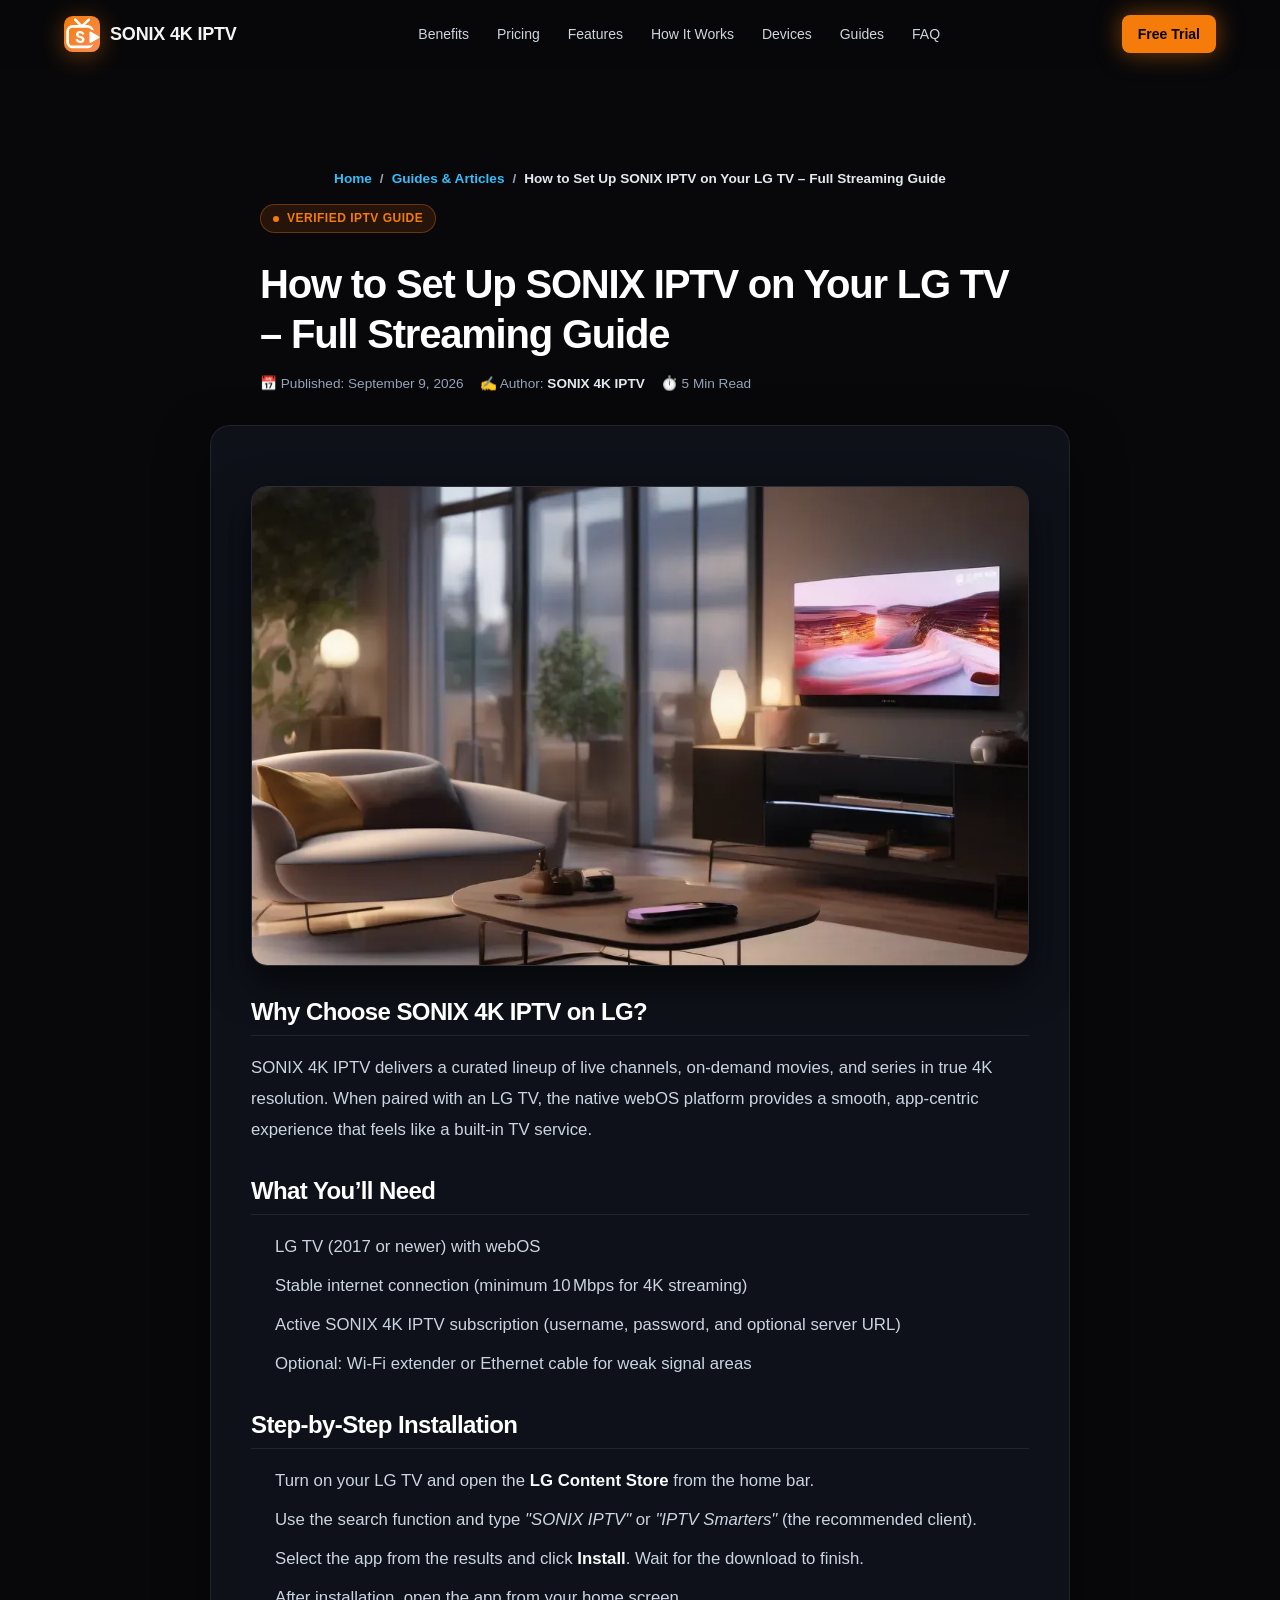
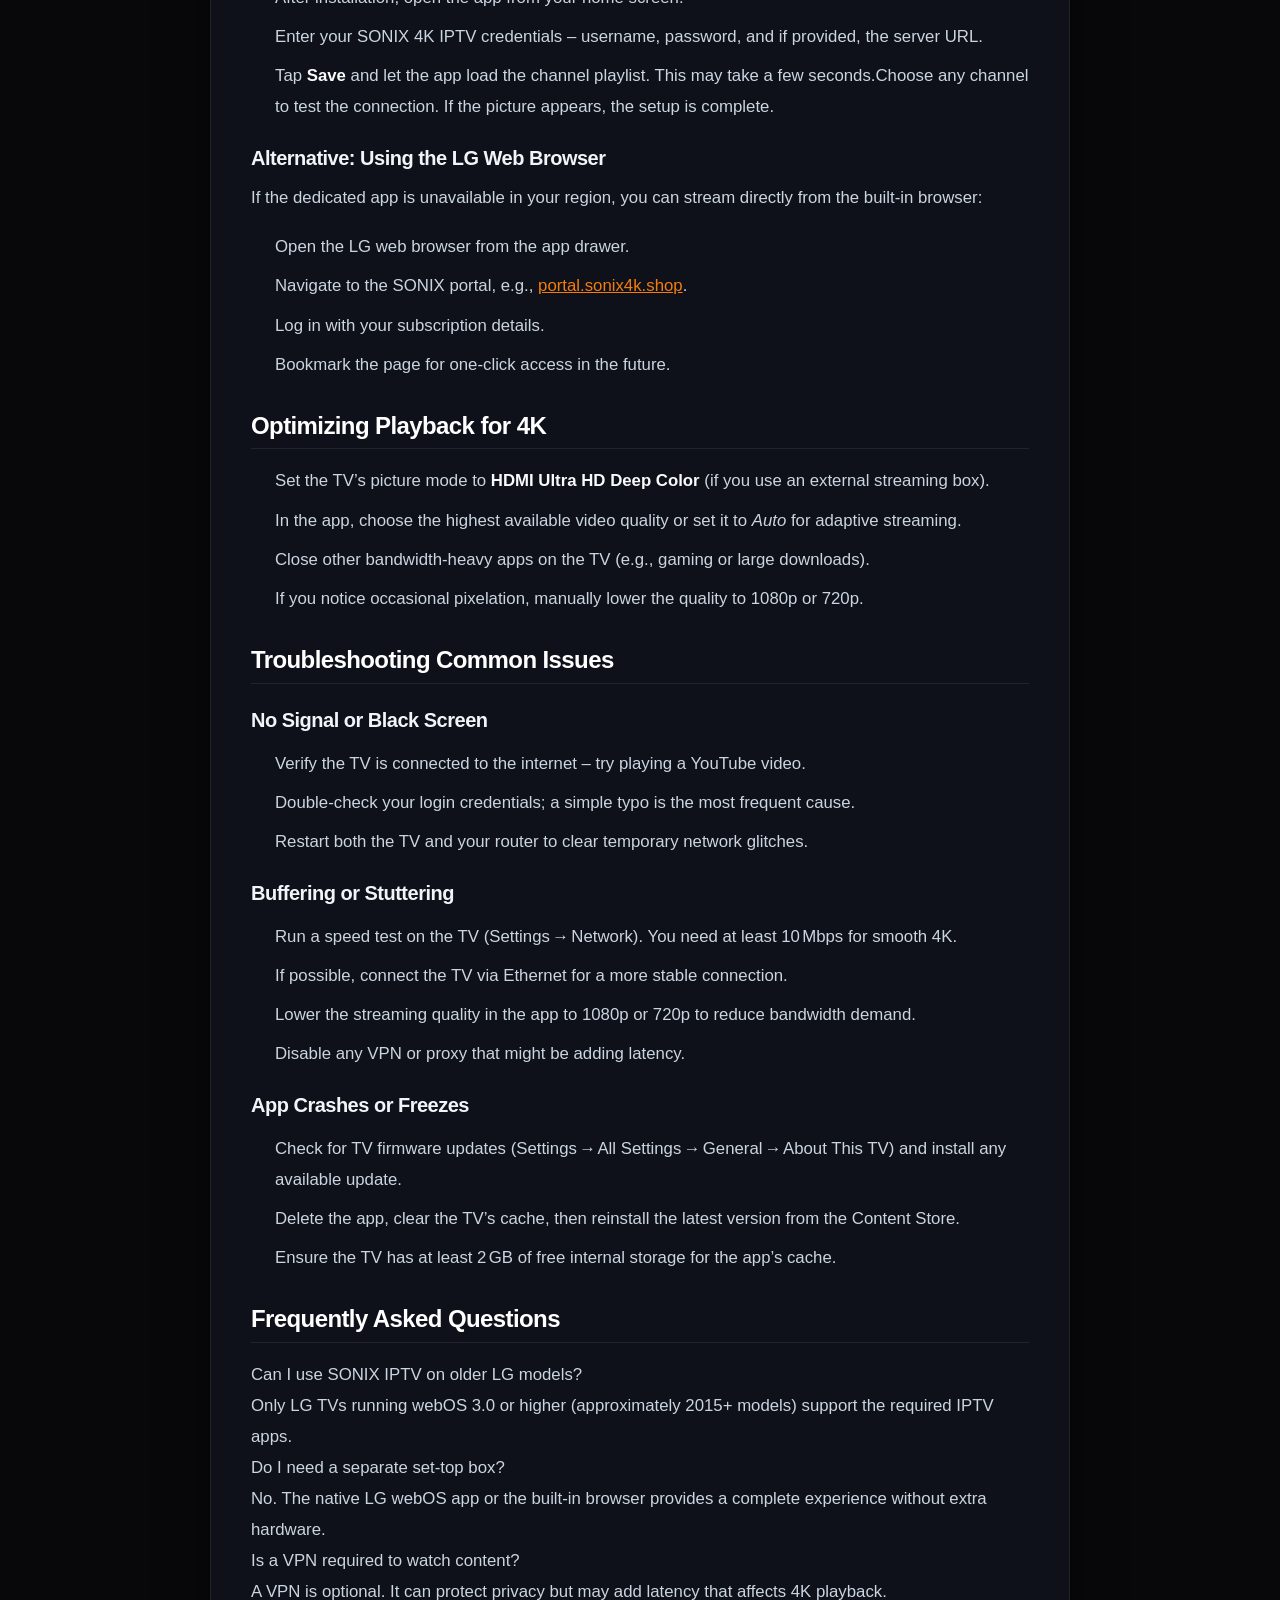
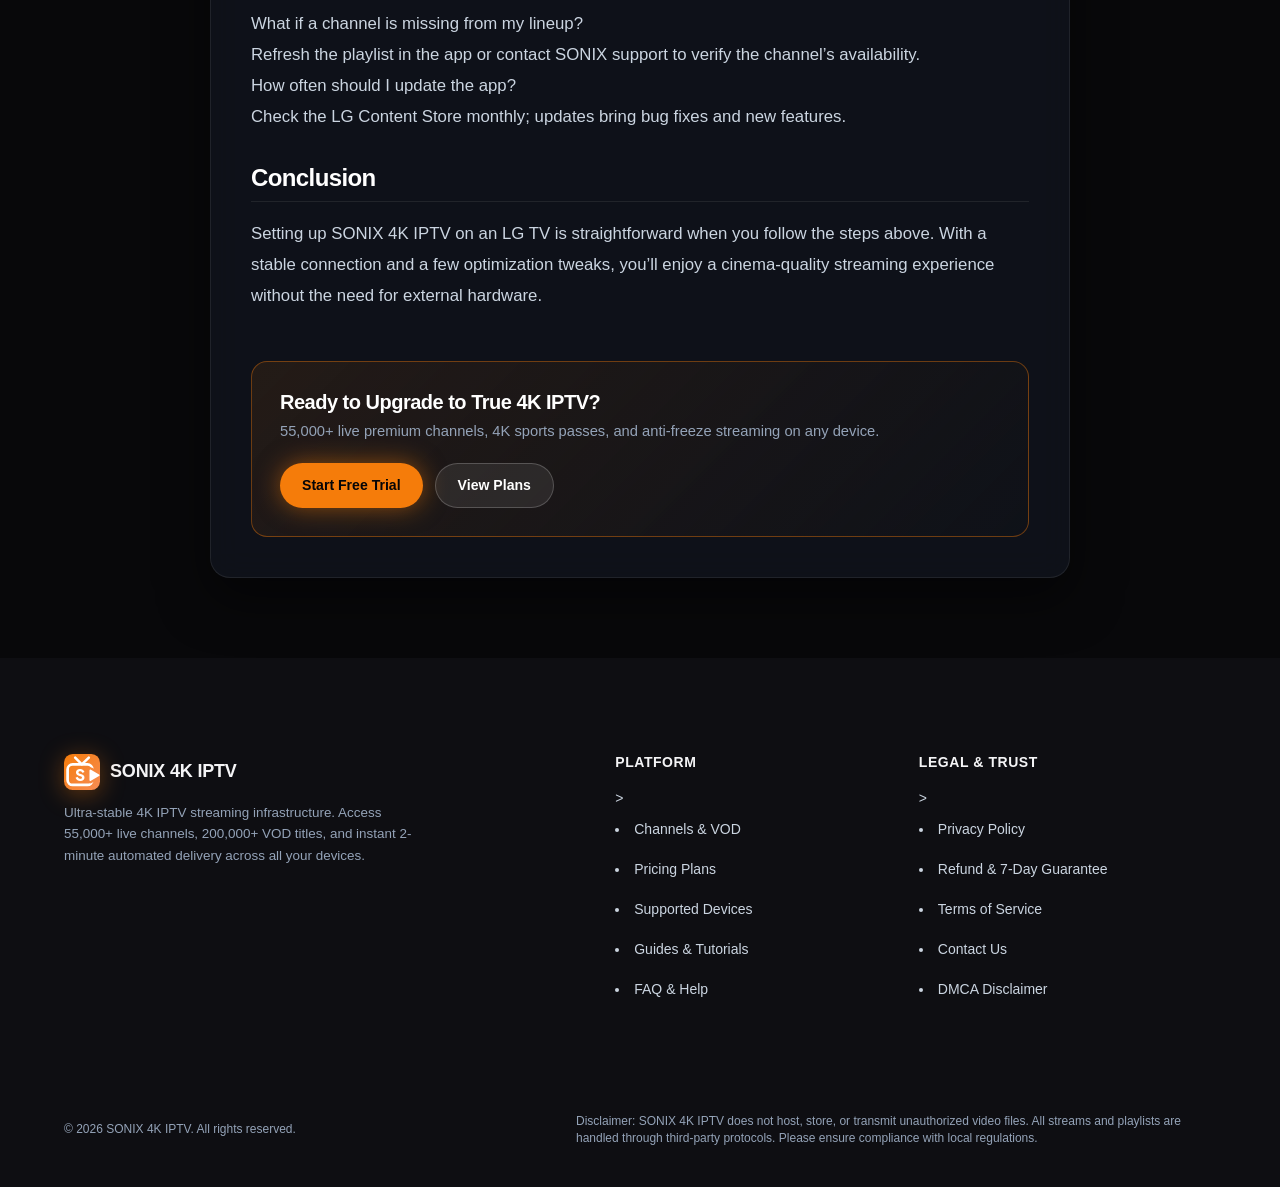
<file: sonix-iptv-lg-setup-guide.html>
<!DOCTYPE html>
<html lang="en" style="background-color:#08080a;color:#f4f4f6;">
<head>
  <meta charset="UTF-8">
  <meta name="viewport" content="width=device-width, initial-scale=1.0">
  
  <title>How to Set Up SONIX IPTV on Your LG TV – Full Streaming Guide | SONIX 4K IPTV</title>
  <meta name="description" content="Get your LG TV ready for SONIX 4K IPTV with our quick, detailed guide. From app installation to troubleshooting, we cover everything you need for flawless streaming.">
  <meta name="robots" content="index, follow">
  <link rel="canonical" href="https://sonix4k.shop/sonix-iptv-lg-setup-guide.html">
  <meta name="theme-color" content="#08080a">

  <!-- Open Graph -->
  <meta property="og:type" content="article">
  <meta property="og:url" content="https://sonix4k.shop/sonix-iptv-lg-setup-guide.html">
  <meta property="og:title" content="How to Set Up SONIX IPTV on Your LG TV – Full Streaming Guide | SONIX 4K IPTV">
  <meta property="og:description" content="Get your LG TV ready for SONIX 4K IPTV with our quick, detailed guide. From app installation to troubleshooting, we cover everything you need for flawless streaming.">

  <!-- Self-Hosted Critical Variable Font loaded via style.min.css with font-display: swap -->

  <!-- Main Stylesheet -->
  <link rel="stylesheet" href="/css/style.min.css?v=22.0">

  <!-- Structured Data: Breadcrumbs & WebPage -->
  <script type="application/ld+json">
{
  "@context": "https://schema.org",
  "@type": "BlogPosting",
  "headline": "How to Set Up SONIX IPTV on Your LG TV – Full Streaming Guide",
  "description": "Get your LG TV ready for SONIX 4K IPTV with our quick, detailed guide. From app installation to troubleshooting, we cover everything you need for flawless streaming.",
  "image": [
    "https://sonix4k.shop/images/posts/sonix-iptv-lg-setup-guide-1788959746123.webp"
  ],
  "datePublished": "2026-09-09T13:15:46.000Z",
  "dateModified": "2026-09-09T13:15:46.000Z",
  "author": {
    "@type": "Person",
    "name": "SONIX 4K IPTV"
  },
  "publisher": {
    "@type": "Organization",
    "name": "SONIX 4K IPTV",
    "logo": {
      "@type": "ImageObject",
      "url": "https://sonix4k.shop/fav icon.png"
    }
  },
  "mainEntityOfPage": {
    "@type": "WebPage",
    "@id": "https://sonix4k.shop/sonix-iptv-lg-setup-guide.html"
  }
}
</script>
<meta property="og:image" content="https://sonix4k.shop/images/posts/sonix-iptv-lg-setup-guide-1788959746123.webp">
<meta name="twitter:image" content="https://sonix4k.shop/images/posts/sonix-iptv-lg-setup-guide-1788959746123.webp">
<meta name="twitter:card" content="summary_large_image">

  <!-- Pure SVG Dynamic Brand Favicon & App Icons (Google SEO Compliant) -->
  <link rel="icon" type="image/svg+xml" href="data:image/svg+xml;utf8,%3Csvg%20xmlns%3D%22http%3A%2F%2Fwww.w3.org%2F2000%2Fsvg%22%20viewBox%3D%220%200%20100%20100%22%20width%3D%22100%25%22%20height%3D%22100%25%22%3E%0A%20%20%3Cdefs%3E%0A%20%20%20%20%3ClinearGradient%20id%3D%22tvkixBrandGrad%22%20x1%3D%220%25%22%20y1%3D%220%25%22%20x2%3D%22100%25%22%20y2%3D%22100%25%22%3E%0A%20%20%20%20%20%20%3Cstop%20offset%3D%220%25%22%20stop-color%3D%22%23f57c0a%22%2F%3E%0A%20%20%20%20%20%20%3Cstop%20offset%3D%22100%25%22%20stop-color%3D%22%23f78d55%22%2F%3E%0A%20%20%20%20%3C%2FlinearGradient%3E%0A%20%20%20%20%3Cmask%20id%3D%22tvCutout_aj345p%22%3E%0A%20%20%20%20%20%20%3Crect%20width%3D%22100%22%20height%3D%22100%22%20fill%3D%22%23ffffff%22%2F%3E%0A%20%20%20%20%20%20%3Cpath%20d%3D%22M%2073.5%2046%20L%2096%2059%20L%2073.5%2072%20Z%22%20fill%3D%22%23000000%22%20stroke%3D%22%23000000%22%20stroke-width%3D%2218.5%22%20stroke-linejoin%3D%22round%22%20stroke-linecap%3D%22round%22%2F%3E%0A%20%20%20%20%3C%2Fmask%3E%0A%20%20%3C%2Fdefs%3E%0A%20%20%3Crect%20width%3D%22100%22%20height%3D%22100%22%20rx%3D%2224%22%20fill%3D%22url(%23tvkixBrandGrad)%22%2F%3E%0A%20%20%3Cpath%20d%3D%22M%2031%2010%20L%2049.5%2029%20L%2069%2010%22%20fill%3D%22none%22%20stroke%3D%22%23ffffff%22%20stroke-width%3D%227%22%20stroke-linecap%3D%22round%22%20stroke-linejoin%3D%22round%22%2F%3E%0A%20%20%3Crect%20x%3D%2210%22%20y%3D%2229%22%20width%3D%2269%22%20height%3D%2257%22%20rx%3D%2214%22%20fill%3D%22none%22%20stroke%3D%22%23ffffff%22%20stroke-width%3D%227.5%22%20stroke-linejoin%3D%22round%22%20stroke-linecap%3D%22round%22%20mask%3D%22url(%23tvCutout_aj345p)%22%2F%3E%0A%20%20%3Cpath%20d%3D%22M%2073.5%2046%20L%2096%2059%20L%2073.5%2072%20Z%22%20fill%3D%22%23ffffff%22%20stroke%3D%22%23ffffff%22%20stroke-width%3D%225.5%22%20stroke-linejoin%3D%22round%22%20stroke-linecap%3D%22round%22%2F%3E%0A%20%20%3Ctext%20x%3D%2244%22%20y%3D%2258%22%20font-family%3D%22-apple-system%2C%20BlinkMacSystemFont%2C%20'Plus%20Jakarta%20Sans'%2C%20'Arial%20Black'%2C%20'Montserrat'%2C%20sans-serif%22%20font-size%3D%2244%22%20font-weight%3D%22900%22%20fill%3D%22%23ffffff%22%20text-anchor%3D%22middle%22%20dominant-baseline%3D%22central%22%3ES%3C%2Ftext%3E%0A%3C%2Fsvg%3E">
  <link rel="alternate icon" type="image/svg+xml" href="/assets/favicon.svg">
  <link rel="apple-touch-icon" href="data:image/svg+xml;utf8,%3Csvg%20xmlns%3D%22http%3A%2F%2Fwww.w3.org%2F2000%2Fsvg%22%20viewBox%3D%220%200%20100%20100%22%20width%3D%22100%25%22%20height%3D%22100%25%22%3E%0A%20%20%3Cdefs%3E%0A%20%20%20%20%3ClinearGradient%20id%3D%22tvkixBrandGrad%22%20x1%3D%220%25%22%20y1%3D%220%25%22%20x2%3D%22100%25%22%20y2%3D%22100%25%22%3E%0A%20%20%20%20%20%20%3Cstop%20offset%3D%220%25%22%20stop-color%3D%22%23f57c0a%22%2F%3E%0A%20%20%20%20%20%20%3Cstop%20offset%3D%22100%25%22%20stop-color%3D%22%23f78d55%22%2F%3E%0A%20%20%20%20%3C%2FlinearGradient%3E%0A%20%20%20%20%3Cmask%20id%3D%22tvCutout_aj345p%22%3E%0A%20%20%20%20%20%20%3Crect%20width%3D%22100%22%20height%3D%22100%22%20fill%3D%22%23ffffff%22%2F%3E%0A%20%20%20%20%20%20%3Cpath%20d%3D%22M%2073.5%2046%20L%2096%2059%20L%2073.5%2072%20Z%22%20fill%3D%22%23000000%22%20stroke%3D%22%23000000%22%20stroke-width%3D%2218.5%22%20stroke-linejoin%3D%22round%22%20stroke-linecap%3D%22round%22%2F%3E%0A%20%20%20%20%3C%2Fmask%3E%0A%20%20%3C%2Fdefs%3E%0A%20%20%3Crect%20width%3D%22100%22%20height%3D%22100%22%20rx%3D%2224%22%20fill%3D%22url(%23tvkixBrandGrad)%22%2F%3E%0A%20%20%3Cpath%20d%3D%22M%2031%2010%20L%2049.5%2029%20L%2069%2010%22%20fill%3D%22none%22%20stroke%3D%22%23ffffff%22%20stroke-width%3D%227%22%20stroke-linecap%3D%22round%22%20stroke-linejoin%3D%22round%22%2F%3E%0A%20%20%3Crect%20x%3D%2210%22%20y%3D%2229%22%20width%3D%2269%22%20height%3D%2257%22%20rx%3D%2214%22%20fill%3D%22none%22%20stroke%3D%22%23ffffff%22%20stroke-width%3D%227.5%22%20stroke-linejoin%3D%22round%22%20stroke-linecap%3D%22round%22%20mask%3D%22url(%23tvCutout_aj345p)%22%2F%3E%0A%20%20%3Cpath%20d%3D%22M%2073.5%2046%20L%2096%2059%20L%2073.5%2072%20Z%22%20fill%3D%22%23ffffff%22%20stroke%3D%22%23ffffff%22%20stroke-width%3D%225.5%22%20stroke-linejoin%3D%22round%22%20stroke-linecap%3D%22round%22%2F%3E%0A%20%20%3Ctext%20x%3D%2244%22%20y%3D%2258%22%20font-family%3D%22-apple-system%2C%20BlinkMacSystemFont%2C%20'Plus%20Jakarta%20Sans'%2C%20'Arial%20Black'%2C%20'Montserrat'%2C%20sans-serif%22%20font-size%3D%2244%22%20font-weight%3D%22900%22%20fill%3D%22%23ffffff%22%20text-anchor%3D%22middle%22%20dominant-baseline%3D%22central%22%3ES%3C%2Ftext%3E%0A%3C%2Fsvg%3E">
  <link rel="manifest" href="site.webmanifest">

    <style id="site-dynamic-theme">
        :root {
            --accent: #f57c0a !important;
            --accent-hover: #f78d55 !important;
            --accent-text: #ffffff !important;
            --accent-light: rgba(245, 124, 10, 0.12) !important;
            --primary: #f57c0a !important;
            --primary-glow: rgba(245, 124, 10, 0.44) !important;
            --brand-r: 245;
            --brand-g: 124;
            --brand-b: 10;
            font-family: 'Inter', -apple-system, sans-serif !important;
        }
        /* Header & Logo Pure SVG Mark */
        .logo-icon {
            width: 36px !important;
            height: 36px !important;
            background: transparent !important;
            border: none !important;
            padding: 0 !important;
            display: inline-flex !important;
            align-items: center !important;
            justify-content: center !important;
            box-shadow: none !important;
            filter: drop-shadow(0 4px 12px rgba(245, 124, 10, 0.38)) !important;
            transition: transform 0.2s ease, filter 0.2s ease !important;
            flex-shrink: 0 !important;
        }
        .brand-logo:hover .logo-icon {
            transform: scale(1.06) !important;
            filter: drop-shadow(0 6px 18px rgba(245, 124, 10, 0.6)) !important;
        }
        .logo-icon svg {
            width: 100% !important;
            height: 100% !important;
            display: block !important;
        }
        .brand-accent, .accent-mark { color: #f57c0a !important; }
        .btn-pill-primary, .btn-pill-primary span, .btn-pill-primary:link, .btn-pill-primary:visited, .btn-primary { 
            background: #f57c0a !important; 
            color: #050507 !important; 
            font-weight: 800 !important; 
            box-shadow: 0 0 25px rgba(245, 124, 10, 0.5) !important; 
        }
        .footer-link:hover, .policy-breadcrumbs a:hover { color: #f57c0a !important; }
        :focus-visible { outline: 2px solid #f57c0a !important; }
        .post-content-body h2 { font-size: 1.5rem; font-weight: 700; color: #fff; margin: 32px 0 16px 0; border-bottom: 1px solid rgba(255,255,255,0.08); padding-bottom: 8px; }
        .post-content-body h3 { font-size: 1.25rem; font-weight: 600; color: #f1f5f9; margin: 24px 0 12px 0; }
        .post-content-body p { margin-bottom: 18px; }
        .post-content-body ul, .post-content-body ol { margin: 16px 0 20px 24px; }
        .post-content-body li { margin-bottom: 8px; }
        .post-content-body strong { color: #f8fafc; }
        .post-content-body a { color: #f57c0a; text-decoration: underline; }
        /* Custom theme for SONIX 4K IPTV */
    </style>
    
</head>
<body style="background-color:#08080a;">

  <!-- =========================================================================
       HEADER
       ========================================================================= -->
  <header class="site-header">
    <div class="container header-container">
      <a href="index.html" class="brand-logo" aria-label="SONIX 4K IPTV Homepage">
        <span class="logo-icon" aria-hidden="true"><svg xmlns="http://www.w3.org/2000/svg" viewBox="0 0 100 100" width="100%" height="100%">
  <defs>
    <linearGradient id="tvkixBrandGrad" x1="0%" y1="0%" x2="100%" y2="100%">
      <stop offset="0%" stop-color="#f57c0a"/>
      <stop offset="100%" stop-color="#f78d55"/>
    </linearGradient>
    <mask id="tvCutout_weobiy">
      <rect width="100" height="100" fill="#ffffff"/>
      <path d="M 73.5 46 L 96 59 L 73.5 72 Z" fill="#000000" stroke="#000000" stroke-width="18.5" stroke-linejoin="round" stroke-linecap="round"/>
    </mask>
  </defs>
  <rect width="100" height="100" rx="24" fill="url(#tvkixBrandGrad)"/>
  <path d="M 31 10 L 49.5 29 L 69 10" fill="none" stroke="#ffffff" stroke-width="7" stroke-linecap="round" stroke-linejoin="round"/>
  <rect x="10" y="29" width="69" height="57" rx="14" fill="none" stroke="#ffffff" stroke-width="7.5" stroke-linejoin="round" stroke-linecap="round" mask="url(#tvCutout_weobiy)"/>
  <path d="M 73.5 46 L 96 59 L 73.5 72 Z" fill="#ffffff" stroke="#ffffff" stroke-width="5.5" stroke-linejoin="round" stroke-linecap="round"/>
  <text x="44" y="58" font-family="-apple-system, BlinkMacSystemFont, 'Plus Jakarta Sans', 'Arial Black', 'Montserrat', sans-serif" font-size="44" font-weight="900" fill="#ffffff" text-anchor="middle" dominant-baseline="central">S</text>
</svg></span>
        <span>SONIX 4K IPTV</span>
      </a>

      <nav class="nav-menu" aria-label="Main Navigation">
        <a href="index.html#benefits" class="nav-link">Benefits</a>
        <a href="index.html#pricing" class="nav-link">Pricing</a>
        <a href="index.html#features" class="nav-link">Features</a>
        <a href="index.html#how-it-works" class="nav-link">How It Works</a>
        <a href="index.html#compatibility" class="nav-link">Devices</a>
        <a href="guides.html" class="nav-link">Guides</a>
        <a href="index.html#faq" class="nav-link">FAQ</a>
      </nav>

      <div class="header-actions">
        <a href="/trial" rel="nofollow noopener noreferrer" class="btn btn-primary btn-sm">Free Trial</a>
      </div>
    </div>
  </header>

  <!-- =========================================================================
       PAGE CONTENT
       ========================================================================= -->
  
  <main class="policy-page-wrapper" style="padding-top: 100px; padding-bottom: 80px;">
    <div class="container" style="max-width: 900px; margin: 0 auto; padding: 0 20px;">
      <div class="policy-header" style="text-align: left; margin-bottom: 30px;">
        <div class="policy-breadcrumbs" style="display:flex; gap:8px; align-items:center; font-size:0.85rem; color:#94a3b8; margin-bottom:14px;">
          <a href="index.html" style="color:#38bdf8; text-decoration:none;">Home</a>
          <span>/</span>
          <a href="guides.html" style="color:#38bdf8; text-decoration:none;">Guides &amp; Articles</a>
          <span>/</span>
          <span style="color:#e2e8f0;">How to Set Up SONIX IPTV on Your LG TV – Full Streaming Guide</span>
        </div>
        <div class="pill-badge" style="display:inline-flex; align-items:center; gap:8px; background:rgba(255,106,26,0.12); border:1px solid #f57c0a55; color:#f57c0a; padding:4px 12px; border-radius:9999px; font-size:0.75rem; font-weight:700; text-transform:uppercase; letter-spacing:0.5px; margin-bottom:14px;">
          <span class="dot" style="width:6px; height:6px; border-radius:50%; background:#f57c0a; display:inline-block;" aria-hidden="true"></span>
          <span>Verified IPTV Guide</span>
        </div>
        <h1 style="font-size: clamp(1.8rem, 3.5vw, 2.5rem); font-weight: 800; color: #fff; line-height: 1.25; margin-bottom: 14px;">How to Set Up SONIX IPTV on Your LG TV – Full Streaming Guide</h1>
        <div class="policy-last-updated" style="font-size:0.85rem; color:#94a3b8; display:flex; gap:16px; flex-wrap:wrap; align-items:center;">
          <span>📅 Published: September 9, 2026</span>
          <span>✍️ Author: <strong style="color:#e2e8f0;">SONIX 4K IPTV</strong></span>
          <span>⏱️ 5 Min Read</span>
        </div>
      </div>

      <div class="policy-card" style="background: rgba(18, 22, 32, 0.7); border: 1px solid rgba(255, 255, 255, 0.08); border-radius: 20px; padding: clamp(20px, 4vw, 40px); backdrop-filter: blur(16px); box-shadow: 0 20px 50px rgba(0,0,0,0.5);">
        
        <div style="margin: 20px 0 28px 0; border-radius: 16px; overflow: hidden; border: 1px solid rgba(255,255,255,0.12); box-shadow: 0 16px 40px rgba(0,0,0,0.6); max-height: 480px;">
            <img src="/images/posts/sonix-iptv-lg-setup-guide-1788959746123.webp" alt="How to Set Up SONIX IPTV on Your LG TV – Full Streaming Guide" style="width: 100%; height: auto; max-height: 480px; object-fit: cover; display: block;" loading="lazy">
        </div>

        <div class="post-content-body" style="font-size: 1.05rem; line-height: 1.85; color: #cbd5e1;">
          <article>
<h2>Why Choose SONIX 4K IPTV on LG?</h2>
<p>SONIX 4K IPTV delivers a curated lineup of live channels, on‑demand movies, and series in true 4K resolution. When paired with an LG TV, the native webOS platform provides a smooth, app‑centric experience that feels like a built‑in TV service.</p>
<h2>What You’ll Need</h2>
<ul>
<li>LG TV (2017 or newer) with webOS</li>
<li>Stable internet connection (minimum 10 Mbps for 4K streaming)</li>
<li>Active SONIX 4K IPTV subscription (username, password, and optional server URL)</li>
<li>Optional: Wi‑Fi extender or Ethernet cable for weak signal areas</li>
</ul>
<h2>Step‑by‑Step Installation</h2>
<ol>
<li>Turn on your LG TV and open the <strong>LG Content Store</strong> from the home bar.</li>
<li>Use the search function and type <em>"SONIX IPTV"</em> or <em>"IPTV Smarters"</em> (the recommended client).</li>
<li>Select the app from the results and click <strong>Install</strong>. Wait for the download to finish.</li>
<li>After installation, open the app from your home screen.</li>
<li>Enter your SONIX 4K IPTV credentials – username, password, and if provided, the server URL.</li>
<li>Tap <strong>Save</strong> and let the app load the channel playlist. This may take a few seconds.</n<li>Choose any channel to test the connection. If the picture appears, the setup is complete.</li>
</ol>
<h3>Alternative: Using the LG Web Browser</h3>
<p>If the dedicated app is unavailable in your region, you can stream directly from the built‑in browser:</p>
<ol>
<li>Open the LG web browser from the app drawer.</li>
<li>Navigate to the SONIX portal, e.g., <a href="https://portal.sonix4k.shop" target="_blank">portal.sonix4k.shop</a>.</li>
<li>Log in with your subscription details.</li>
<li>Bookmark the page for one‑click access in the future.</li>
</ol>
<h2>Optimizing Playback for 4K</h2>
<ul>
<li>Set the TV’s picture mode to <strong>HDMI Ultra HD Deep Color</strong> (if you use an external streaming box).</li>
<li>In the app, choose the highest available video quality or set it to <em>Auto</em> for adaptive streaming.</li>
<li>Close other bandwidth‑heavy apps on the TV (e.g., gaming or large downloads).</li>
<li>If you notice occasional pixelation, manually lower the quality to 1080p or 720p.</li>
</ul>
<h2>Troubleshooting Common Issues</h2>
<h3>No Signal or Black Screen</h3>
<ul>
<li>Verify the TV is connected to the internet – try playing a YouTube video.</li>
<li>Double‑check your login credentials; a simple typo is the most frequent cause.</li>
<li>Restart both the TV and your router to clear temporary network glitches.</li>
</ul>
<h3>Buffering or Stuttering</h3>
<ul>
<li>Run a speed test on the TV (Settings → Network). You need at least 10 Mbps for smooth 4K.</li>
<li>If possible, connect the TV via Ethernet for a more stable connection.</li>
<li>Lower the streaming quality in the app to 1080p or 720p to reduce bandwidth demand.</li>
<li>Disable any VPN or proxy that might be adding latency.</li>
</ul>
<h3>App Crashes or Freezes</h3>
<ul>
<li>Check for TV firmware updates (Settings → All Settings → General → About This TV) and install any available update.</li>
<li>Delete the app, clear the TV’s cache, then reinstall the latest version from the Content Store.</li>
<li>Ensure the TV has at least 2 GB of free internal storage for the app’s cache.</li>
</ul>
<h2>Frequently Asked Questions</h2>
<dl>
<dt>Can I use SONIX IPTV on older LG models?</dt>
<dd>Only LG TVs running webOS 3.0 or higher (approximately 2015+ models) support the required IPTV apps.</dd>
<dt>Do I need a separate set‑top box?</dt>
<dd>No. The native LG webOS app or the built‑in browser provides a complete experience without extra hardware.</dd>
<dt>Is a VPN required to watch content?</dt>
<dd>A VPN is optional. It can protect privacy but may add latency that affects 4K playback.</dd>
<dt>What if a channel is missing from my lineup?</dt>
<dd>Refresh the playlist in the app or contact SONIX support to verify the channel’s availability.</dd>
<dt>How often should I update the app?</dt>
<dd>Check the LG Content Store monthly; updates bring bug fixes and new features.</dd>
</dl>
<h2>Conclusion</h2>
<p>Setting up SONIX 4K IPTV on an LG TV is straightforward when you follow the steps above. With a stable connection and a few optimization tweaks, you’ll enjoy a cinema‑quality streaming experience without the need for external hardware.</p>
</article>
        </div>

        <div class="policy-cta-box" style="margin-top: 50px; background: linear-gradient(135deg, #f57c0a18 0%, rgba(15,18,25,0.95) 100%); border: 1px solid #f57c0a66; padding: 28px; border-radius: 16px; display: flex; justify-content: space-between; align-items: center; flex-wrap: wrap; gap: 20px;">
          <div>
            <h3 style="font-size: 1.25rem; font-weight: 700; color: #fff; margin-bottom: 6px;">Ready to Upgrade to True 4K IPTV?</h3>
            <p style="color: #94a3b8; font-size: 0.92rem; margin: 0;">55,000+ live premium channels, 4K sports passes, and anti-freeze streaming on any device.</p>
          </div>
          <div style="display: flex; gap: 12px; flex-wrap: wrap;">
            <a href="/trial" rel="nofollow noopener noreferrer" rel="nofollow noopener noreferrer" class="btn btn-primary btn-sm" style="background: #f57c0a; color: #fff; padding: 10px 22px; border-radius: 9999px; text-decoration: none; font-weight: 700; font-size: 0.88rem; box-shadow: 0 0 20px #f57c0a55;">Start Free Trial</a>
            <a href="/order" rel="nofollow noopener noreferrer" rel="nofollow noopener noreferrer" class="btn btn-sm" style="background: rgba(255,255,255,0.08); border: 1px solid rgba(255,255,255,0.2); color: #fff; padding: 10px 22px; border-radius: 9999px; text-decoration: none; font-weight: 600; font-size: 0.88rem;">View Plans</a>
          </div>
        </div>
      </div>
    </div>
  </main>
    

  <!-- =========================================================================
       FOOTER
       ========================================================================= -->
  <footer class="site-footer">
    <div class="container">
      <div class="footer-grid">
        <!-- Brand & Mission -->
        <div class="footer-brand">
          <a href="index.html" class="brand-logo" aria-label="SONIX 4K IPTV Homepage">
            <span class="logo-icon" aria-hidden="true"><svg xmlns="http://www.w3.org/2000/svg" viewBox="0 0 100 100" width="100%" height="100%">
  <defs>
    <linearGradient id="tvkixBrandGrad" x1="0%" y1="0%" x2="100%" y2="100%">
      <stop offset="0%" stop-color="#f57c0a"/>
      <stop offset="100%" stop-color="#f78d55"/>
    </linearGradient>
    <mask id="tvCutout_weobiy">
      <rect width="100" height="100" fill="#ffffff"/>
      <path d="M 73.5 46 L 96 59 L 73.5 72 Z" fill="#000000" stroke="#000000" stroke-width="18.5" stroke-linejoin="round" stroke-linecap="round"/>
    </mask>
  </defs>
  <rect width="100" height="100" rx="24" fill="url(#tvkixBrandGrad)"/>
  <path d="M 31 10 L 49.5 29 L 69 10" fill="none" stroke="#ffffff" stroke-width="7" stroke-linecap="round" stroke-linejoin="round"/>
  <rect x="10" y="29" width="69" height="57" rx="14" fill="none" stroke="#ffffff" stroke-width="7.5" stroke-linejoin="round" stroke-linecap="round" mask="url(#tvCutout_weobiy)"/>
  <path d="M 73.5 46 L 96 59 L 73.5 72 Z" fill="#ffffff" stroke="#ffffff" stroke-width="5.5" stroke-linejoin="round" stroke-linecap="round"/>
  <text x="44" y="58" font-family="-apple-system, BlinkMacSystemFont, 'Plus Jakarta Sans', 'Arial Black', 'Montserrat', sans-serif" font-size="44" font-weight="900" fill="#ffffff" text-anchor="middle" dominant-baseline="central">S</text>
</svg></span>
            <span>SONIX 4K IPTV</span>
          </a>
          <p>
            Ultra-stable 4K IPTV streaming infrastructure. Access 55,000+ live channels, 200,000+ VOD titles, and instant 2-minute automated delivery across all your devices.
          </p>
        </div>

        <!-- Platform Navigation -->
        <div>
          <h3 class="footer-col-title">Platform</h3>>
            <li><a href="index.html#features" class="footer-link">Channels &amp; VOD</a></li>
            <li><a href="index.html#pricing" class="footer-link">Pricing Plans</a></li>
            <li><a href="index.html#compatibility" class="footer-link">Supported Devices</a></li>
            <li><a href="guides.html" class="footer-link">Guides &amp; Tutorials</a></li>
            <li><a href="index.html#faq" class="footer-link">FAQ &amp; Help</a></li>
          </ul>
        </div>

        <!-- Essential Legal & Support Pages (Google SEO) -->
        <div>
          <h3 class="footer-col-title">Legal &amp; Trust</h3>>
            <li><a href="privacy-policy.html" class="footer-link">Privacy Policy</a></li>
            <li><a href="refund-policy.html" class="footer-link">Refund &amp; 7-Day Guarantee</a></li>
            <li><a href="terms.html" class="footer-link">Terms of Service</a></li>
            <li><a href="contact.html" class="footer-link">Contact Us</a></li>
            <li><a href="dmca.html" class="footer-link">DMCA Disclaimer</a></li>
          </ul>
        </div>
      </div>

      <div class="footer-bottom">
        <div>&copy; 2026 SONIX 4K IPTV. All rights reserved.</div>
        <div class="footer-disclaimer">
          Disclaimer: SONIX 4K IPTV does not host, store, or transmit unauthorized video files. All streams and playlists are handled through third-party protocols. Please ensure compliance with local regulations.
        </div>
      </div>
    </div>
  </footer>


    <!-- SATELLITE ON-SITE MODAL POPUP SYSTEM (Trial & Pay) -->
    <div id="sat-modal-overlay" class="sat-modal-overlay" aria-hidden="true" role="dialog" aria-modal="true">
        <div class="sat-modal-backdrop" onclick="closeSiteModal()"></div>
        <div class="sat-modal-container" role="document">
            
            <!-- Modal Header -->
            <div class="sat-modal-header">
                <div class="sat-tab-switch">
                    <button type="button" class="sat-tab-btn active" id="sat-tab-trial" onclick="switchSiteModalTab('trial')">
                        <span class="sat-tab-dot"></span>
                        <span>Free Trial</span>
                    </button>
                    <button type="button" class="sat-tab-btn" id="sat-tab-order" onclick="switchSiteModalTab('order')">
                        <svg width="15" height="15" viewBox="0 0 24 24" fill="none" stroke="currentColor" stroke-width="2" stroke-linecap="round" stroke-linejoin="round" style="margin-right:6px;"><rect x="2" y="5" width="20" height="14" rx="2"/><line x1="2" y1="10" x2="22" y2="10"/></svg>
                        <span>Plans</span>
                    </button>
                </div>
                <button type="button" class="sat-modal-close" onclick="closeSiteModal()" aria-label="Close modal">
                    <svg width="14" height="14" viewBox="0 0 24 24" fill="none" stroke="currentColor" stroke-width="2.5" stroke-linecap="round" stroke-linejoin="round"><line x1="18" y1="6" x2="6" y2="18"></line><line x1="6" y1="6" x2="18" y2="18"></line></svg>
                </button>
            </div>

            <!-- VIEW 1: FREE TRIAL -->
            <div id="sat-view-trial" class="sat-modal-view active">
                <h2 class="sat-trial-intro">Get your free 24H trial</h2>

                <!-- WhatsApp One-Click Activation (Reference UI) -->
                <a href="https://api.whatsapp.com/send?phone=19145205753&text=Hi!%20I%20would%20like%20to%20activate%20a%2024H%20free%20trial%20for%20SONIX%204K%20IPTV"
                   target="_blank" rel="noopener noreferrer" class="sat-btn-wa-activate">
                    <span class="sat-wa-btn-left">
                        <span class="sat-wa-btn-circle">
                            <svg width="19" height="19" viewBox="0 0 24 24" fill="currentColor">
                                <path d="M17.472 14.382c-.297-.149-1.758-.867-2.03-.967-.273-.099-.471-.148-.67.15-.197.297-.767.966-.94 1.164-.173.199-.347.223-.644.075-.297-.15-1.255-.463-2.39-1.475-.883-.788-1.48-1.761-1.653-2.059-.173-.297-.018-.458.13-.606.134-.133.298-.347.446-.52.149-.174.198-.298.298-.497.099-.198.05-.371-.025-.52-.075-.149-.669-1.612-.916-2.207-.242-.579-.487-.5-.669-.51-.173-.008-.371-.01-.57-.01-.198 0-.52.074-.792.372-.272.297-1.04 1.016-1.04 2.479 0 1.462 1.065 2.875 1.213 3.074.149.198 2.096 3.2 5.077 4.487.709.306 1.262.489 1.694.625.712.227 1.36.195 1.871.118.571-.085 1.758-.719 2.006-1.413.248-.694.248-1.289.173-1.413-.074-.124-.272-.198-.57-.347m-5.421 7.403h-.004a9.87 9.87 0 01-5.031-1.378l-.361-.214-3.741.982.998-3.648-.235-.374a9.86 9.86 0 01-1.51-5.26c.001-5.45 4.436-9.884 9.888-9.884 2.64 0 5.122 1.03 6.988 2.898a9.825 9.825 0 012.893 6.994c-.003 5.45-4.437 9.884-9.885 9.884m8.413-18.297A11.815 11.815 0 0012.05 0C5.495 0 .16 5.335.157 11.892c0 2.096.547 4.142 1.588 5.945L.057 24l6.305-1.654a11.882 11.882 0 005.683 1.448h.005c6.554 0 11.89-5.335 11.893-11.893a11.821 11.821 0 00-3.48-8.413z"/>
                            </svg>
                        </span>
                        <span class="sat-wa-btn-text">Activate via WhatsApp</span>
                    </span>
                    <svg class="sat-wa-btn-arrow" width="18" height="18" viewBox="0 0 24 24" fill="none" stroke="currentColor" stroke-width="2.5" stroke-linecap="round" stroke-linejoin="round">
                        <line x1="5" y1="12" x2="19" y2="12"></line>
                        <polyline points="12 5 19 12 12 19"></polyline>
                    </svg>
                </a>

                <!-- Divider: or request your 24H trial -->
                <div class="sat-trial-divider">
                    <span>or request your 24H trial</span>
                </div>

                <form id="sat-trial-form" onsubmit="submitSiteTrial(event)">
                    <!-- Row: Full Name & Email Address -->
                    <div class="sat-input-row">
                        <div class="sat-field-box">
                            <svg class="sat-field-icon" viewBox="0 0 24 24" fill="none" stroke="currentColor" stroke-width="2" stroke-linecap="round" stroke-linejoin="round">
                                <path d="M20 21v-2a4 4 0 0 0-4-4H8a4 4 0 0 0-4 4v2"></path>
                                <circle cx="12" cy="7" r="4"></circle>
                            </svg>
                            <input type="text" id="sat-trial-name" class="sat-field-input" placeholder="Full Name" autocomplete="name">
                        </div>
                        <div class="sat-field-box">
                            <svg class="sat-field-icon" viewBox="0 0 24 24" fill="none" stroke="currentColor" stroke-width="2" stroke-linecap="round" stroke-linejoin="round">
                                <rect width="20" height="16" x="2" y="4" rx="2"></rect>
                                <path d="m22 7-8.97 5.7a1.94 1.94 0 0 1-2.06 0L2 7"></path>
                            </svg>
                            <input type="email" id="sat-trial-email" class="sat-field-input" placeholder="Email Address" required autocomplete="email">
                        </div>
                    </div>

                    <!-- Select Package -->
                    <div class="sat-package-section">
                        <div class="sat-package-label">
                            <svg viewBox="0 0 24 24" fill="none" stroke="#10b981" stroke-width="2" stroke-linecap="round" stroke-linejoin="round">
                                <circle cx="12" cy="12" r="10"></circle>
                                <line x1="2" y1="12" x2="22" y2="12"></line>
                                <path d="M12 2a15.3 15.3 0 0 1 4 10 15.3 15.3 0 0 1-4 10 15.3 15.3 0 0 1-4-10 15.3 15.3 0 0 1 4-10z"></path>
                            </svg>
                            <span>Select Package</span>
                        </div>
                        <div class="sat-package-grid">
                            <button type="button" class="sat-pkg-btn is-active" id="sat-pkg-worldwide" data-pkg="Worldwide" onclick="selectSitePackage('Worldwide')">Worldwide</button>
                            <button type="button" class="sat-pkg-btn" id="sat-pkg-english" data-pkg="English" onclick="selectSitePackage('English')">English</button>
                            <button type="button" class="sat-pkg-btn" id="sat-pkg-europe" data-pkg="Europe" onclick="selectSitePackage('Europe')">Europe</button>
                        </div>
                        <input type="hidden" id="sat-selected-pkg" value="Worldwide">
                    </div>

                    <!-- Preferred Device (Optional) -->
                    <div class="sat-form-group">
                        <label class="sat-label-sub" for="sat-trial-device">Preferred Device <span class="sat-opt">(Optional)</span></label>
                        <div class="sat-field-box sat-select-box">
                            <svg class="sat-field-icon" viewBox="0 0 24 24" fill="none" stroke="currentColor" stroke-width="2" stroke-linecap="round" stroke-linejoin="round">
                                <rect width="20" height="15" x="2" y="3" rx="2"></rect>
                                <polyline points="17 21 12 18 7 21"></polyline>
                            </svg>
                            <select id="sat-trial-device" class="sat-field-select">
                                <option value="Firestick / Fire TV">Firestick / Fire TV</option>
                                <option value="Android TV / Box / Google TV">Android TV / Google TV</option>
                                <option value="Smart TV (Samsung / LG)">Smart TV (Samsung / LG)</option>
                                <option value="Apple TV / iOS">Apple TV / iOS</option>
                                <option value="Windows PC / Mac">Windows PC / Mac</option>
                                <option value="MAG Box / Formuler">MAG Box / Formuler</option>
                                <option value="Other / General M3U">Other / General M3U</option>
                            </select>
                            <svg class="sat-select-chevron" viewBox="0 0 24 24" fill="none" stroke="currentColor" stroke-width="2.5" stroke-linecap="round" stroke-linejoin="round">
                                <polyline points="6 9 12 15 18 9"></polyline>
                            </svg>
                        </div>
                    </div>

                    <!-- Additional Information (Optional) -->
                    <div class="sat-form-group">
                        <label class="sat-label-sub" for="sat-trial-note">Additional Information <span class="sat-opt">(Optional)</span></label>
                        <div class="sat-field-box">
                            <svg class="sat-field-icon" viewBox="0 0 24 24" fill="none" stroke="currentColor" stroke-width="2" stroke-linecap="round" stroke-linejoin="round">
                                <path d="M14 2H6a2 2 0 0 0-2 2v16a2 2 0 0 0 2 2h12a2 2 0 0 0 2-2V8z"></path>
                                <polyline points="14 2 14 8 20 8"></polyline>
                                <line x1="16" y1="13" x2="8" y2="13"></line>
                                <line x1="16" y1="17" x2="8" y2="17"></line>
                            </svg>
                            <input type="text" id="sat-trial-note" class="sat-field-input" placeholder="No adult, specific country, device, or note...">
                        </div>
                    </div>

                    <div id="sat-trial-error" class="sat-alert-error" style="display:none;"></div>

                    <!-- Submit Button -->
                    <button type="submit" id="sat-trial-submit-btn" class="sat-btn-main">
                        <span class="sat-btn-text">Request 24H Trial &rarr;</span>
                        <span class="sat-spinner" style="display:none;"></span>
                    </button>
                </form>

                <!-- Minimalist Clean 3-Column Trust Grid (Trial) -->
                <div class="sat-trial-trust-grid">
                    <div class="sat-trial-trust-item">
                        <svg class="sat-trial-trust-icon" viewBox="0 0 24 24" fill="none" stroke="#10b981" stroke-width="2.2" stroke-linecap="round" stroke-linejoin="round">
                            <circle cx="12" cy="12" r="10"></circle>
                            <polyline points="12 6 12 12 16 14"></polyline>
                        </svg>
                        <div class="sat-trial-trust-text">
                            <span class="sat-trial-trust-title">24H Free Trial</span>
                            <span class="sat-trial-trust-desc">No credit card required</span>
                        </div>
                    </div>
                    <div class="sat-trial-trust-item">
                        <svg class="sat-trial-trust-icon" viewBox="0 0 24 24" fill="none" stroke="#10b981" stroke-width="2.2" stroke-linecap="round" stroke-linejoin="round">
                            <polygon points="12 2 15.09 8.26 22 9.27 17 14.14 18.18 21.02 12 17.77 5.82 21.02 7 14.14 2 9.27 8.91 8.26 12 2"></polygon>
                        </svg>
                        <div class="sat-trial-trust-text">
                            <span class="sat-trial-trust-title">Premium Streaming</span>
                            <span class="sat-trial-trust-desc">4K &amp; 8K quality</span>
                        </div>
                    </div>
                    <div class="sat-trial-trust-item">
                        <svg class="sat-trial-trust-icon" viewBox="0 0 24 24" fill="none" stroke="#10b981" stroke-width="2.2" stroke-linecap="round" stroke-linejoin="round">
                            <polyline points="20 6 9 17 4 12"></polyline>
                        </svg>
                        <div class="sat-trial-trust-text">
                            <span class="sat-trial-trust-title">Easy &amp; Flexible</span>
                            <span class="sat-trial-trust-desc">No hidden fees</span>
                        </div>
                    </div>
                </div>

                <!-- Trial Success State -->
                <div id="sat-trial-success" class="sat-success-view" style="display:none;">
                    <div class="sat-success-icon-wrap">
                        <svg width="36" height="36" viewBox="0 0 24 24" fill="none" stroke="#10b981" stroke-width="2.5" stroke-linecap="round" stroke-linejoin="round"><polyline points="20 6 9 17 4 12"/></svg>
                    </div>
                    <h4>Trial Request Received!</h4>
                    <p>Your free 24-hour IPTV access for <strong>SONIX 4K IPTV</strong> is being prepared. We have dispatched your playlist credentials and setup tutorial to:</p>
                    <div class="sat-confirmed-email" id="sat-confirmed-email"></div>

                    <div class="sat-notice-box">
                        <div class="sat-notice-title">Check Inbox &amp; Junk Folder</div>
                        <p>Please check both your primary inbox and junk/spam folder. If you do not receive the email within a few minutes, reach out to us on WhatsApp.</p>
                    </div>

                    <div class="sat-order-help-actions" style="margin-bottom:14px;">
                        <a href="mailto:sonix4kiptv@tvkix.com?subject=Free%20Trial%20Support%20-%20SONIX%204K%20IPTV"
                           class="sat-order-help-btn sat-btn-email" title="sonix4kiptv@tvkix.com">
                            <svg width="16" height="16" viewBox="0 0 24 24" fill="none" stroke="currentColor" stroke-width="2" stroke-linecap="round" stroke-linejoin="round">
                                <rect width="20" height="16" x="2" y="4" rx="2"></rect>
                                <path d="m22 7-8.97 5.7a1.94 1.94 0 0 1-2.06 0L2 7"></path>
                            </svg>
                            <span>Email Support</span>
                        </a>
                        <a href="https://api.whatsapp.com/send?phone=19145205753&text=Hi!%20I%20requested%20a%20free%20trial%20on%20SONIX%204K%20IPTV%20and%20haven't%20received%20the%20email%20yet."
                           target="_blank" rel="noopener noreferrer" class="sat-order-help-btn sat-btn-wa">
                            <svg width="16" height="16" viewBox="0 0 24 24" fill="currentColor">
                                <path d="M17.472 14.382c-.297-.149-1.758-.867-2.03-.967-.273-.099-.471-.148-.67.15-.197.297-.767.966-.94 1.164-.173.199-.347.223-.644.075-.297-.15-1.255-.463-2.39-1.475-.883-.788-1.48-1.761-1.653-2.059-.173-.297-.018-.458.13-.606.134-.133.298-.347.446-.52.149-.174.198-.298.298-.497.099-.198.05-.371-.025-.52-.075-.149-.669-1.612-.916-2.207-.242-.579-.487-.5-.669-.51-.173-.008-.371-.01-.57-.01-.198 0-.52.074-.792.372-.272.297-1.04 1.016-1.04 2.479 0 1.462 1.065 2.875 1.213 3.074.149.198 2.096 3.2 5.077 4.487.709.306 1.262.489 1.694.625.712.227 1.36.195 1.871.118.571-.085 1.758-.719 2.006-1.413.248-.694.248-1.289.173-1.413-.074-.124-.272-.198-.57-.347m-5.421 7.403h-.004a9.87 9.87 0 01-5.031-1.378l-.361-.214-3.741.982.998-3.648-.235-.374a9.86 9.86 0 01-1.51-5.26c.001-5.45 4.436-9.884 9.888-9.884 2.64 0 5.122 1.03 6.988 2.898a9.825 9.825 0 012.893 6.994c-.003 5.45-4.437 9.884-9.885 9.884m8.413-18.297A11.815 11.815 0 0012.05 0C5.495 0 .16 5.335.157 11.892c0 2.096.547 4.142 1.588 5.945L.057 24l6.305-1.654a11.882 11.882 0 005.683 1.448h.005c6.554 0 11.89-5.335 11.893-11.893a11.821 11.821 0 00-3.48-8.413z"/>
                            </svg>
                            <span>WhatsApp</span>
                        </a>
                    </div>

                    <button type="button" class="sat-btn-secondary" onclick="closeSiteModal()">Done &bull; Continue Browsing</button>
                </div>
            </div>

            <!-- VIEW 2: CHOOSE YOUR PLAN & CHECKOUT -->
            <div id="sat-view-order" class="sat-modal-view">
                <div id="sat-order-form-wrap">
                    <h2 class="sat-form-title">Almost there</h2>
                    <p class="sat-form-subtitle">Enter your details and we'll email your payment link.</p>

                    <form id="sat-order-form" onsubmit="submitSiteOrder(event)">
                    
                    <!-- Selected Plan Summary Card with Quick Switcher -->
                    <div class="sat-selected-summary">
                        <div class="sat-summary-main">
                            <div class="sat-summary-plan" id="sat-summary-plan-text">12 Months &bull; 1 Device</div>
                            <div class="sat-summary-right">
                                <span class="sat-summary-price" id="sat-summary-price-text">$66.99</span>
                                <button type="button" class="sat-change-plan-btn" id="sat-plan-toggle-btn" onclick="togglePlanDropdown()">
                                    <span>Change</span>
                                    <svg class="sat-change-arrow" width="11" height="11" viewBox="0 0 24 24" fill="none" stroke="currentColor" stroke-width="2.5"><polyline points="6 9 12 15 18 9"></polyline></svg>
                                </button>
                            </div>
                        </div>

                        <!-- Collapsible Quick Plan Switcher -->
                        <div id="sat-plan-dropdown" class="sat-plan-dropdown" style="display: none;">
                            <div class="sat-drop-group">
                                <div class="sat-drop-title">Duration</div>
                                <div class="sat-drop-pills">
                                    <button type="button" class="sat-drop-pill" id="sat-pill-1m" onclick="selectSitePlan('1m')">1 Mo</button>
                                    <button type="button" class="sat-drop-pill" id="sat-pill-3m" onclick="selectSitePlan('3m')">3 Mo</button>
                                    <button type="button" class="sat-drop-pill" id="sat-pill-6m" onclick="selectSitePlan('6m')">6 Mo</button>
                                    <button type="button" class="sat-drop-pill is-active" id="sat-pill-12m" onclick="selectSitePlan('12m')">12 Mo <span class="sat-pill-badge">Best</span></button>
                                </div>
                            </div>

                            <div class="sat-drop-group" style="margin-top: 10px;">
                                <div class="sat-drop-title">Devices</div>
                                <div class="sat-drop-pills sat-pills-5">
                                    <button type="button" class="sat-drop-pill is-active" id="sat-devpill-1" onclick="selectSiteDevice(1)">1 Device</button>
                                    <button type="button" class="sat-drop-pill" id="sat-devpill-2" onclick="selectSiteDevice(2)">2 Devices</button>
                                    <button type="button" class="sat-drop-pill" id="sat-devpill-3" onclick="selectSiteDevice(3)">3 Devices</button>
                                    <button type="button" class="sat-drop-pill" id="sat-devpill-4" onclick="selectSiteDevice(4)">4 Devices</button>
                                    <button type="button" class="sat-drop-pill" id="sat-devpill-5" onclick="selectSiteDevice(5)">5 Devices</button>
                                </div>
                            </div>
                        </div>
                    </div>

                    <!-- Payment Method (Credit Card / Apple Pay / Crypto) -->
                    <div class="sat-method-section">
                        <label class="sat-label-sub">Payment Method</label>
                        <div class="sat-method-grid">
                            <button type="button" class="sat-method-btn is-active" id="sat-method-card" onclick="selectSitePaymentMethod('card')">
                                <svg width="15" height="15" viewBox="0 0 24 24" fill="none" stroke="currentColor" stroke-width="2" stroke-linecap="round" stroke-linejoin="round">
                                    <rect x="2" y="5" width="20" height="14" rx="2"></rect>
                                    <line x1="2" y1="10" x2="22" y2="10"></line>
                                </svg>
                                <span>Credit Card</span>
                            </button>
                            <button type="button" class="sat-method-btn" id="sat-method-apple" onclick="selectSitePaymentMethod('applepay')">
                                <svg width="14" height="16" viewBox="0 0 170 170" fill="currentColor">
                                    <path d="M150.37 130.25c-2.45 5.66-5.35 10.87-8.71 15.66-4.58 6.53-8.33 11.05-11.22 13.56-4.48 4.12-9.28 6.23-14.42 6.35-3.69 0-8.14-1.05-13.32-3.18-5.19-2.12-9.97-3.17-14.34-3.17-4.58 0-9.49 1.05-14.75 3.17-5.26 2.13-9.5 3.24-12.74 3.35-4.35.13-9.16-1.9-14.42-6.08-3.7-3.04-7.58-7.7-11.64-13.98-5.87-9.03-10.42-19.18-13.65-30.47-3.23-11.28-4.85-21.73-4.85-31.35 0-14.8 3.73-26.68 11.19-35.63 7.45-8.94 16.7-13.48 27.75-13.61 5.99 0 12.06 1.45 18.21 4.36 6.16 2.91 10.15 4.41 11.97 4.5 2.12-.22 6.47-1.78 13.06-4.68 6.58-2.9 12.63-4.22 18.14-3.96 11.39.65 20.67 4.77 27.84 12.35-9.92 6.01-14.77 14.38-14.56 25.1.22 8.37 3.51 15.34 9.87 20.91 6.36 5.57 13.79 8.78 22.3 9.63-1.85 5.66-4.03 11.43-6.54 17.31zM119.22 31.9c0-7.29 2.68-14.13 8.04-20.52 5.36-6.39 11.97-10.35 19.83-11.88.33 1.41.49 2.72.49 3.92 0 7.29-2.73 14.07-8.19 20.35-5.46 6.27-12.21 10.17-20.26 11.7-.1-.98-.15-2.18-.15-3.57z"/>
                                </svg>
                                <span>Apple Pay</span>
                            </button>
                            <button type="button" class="sat-method-btn" id="sat-method-crypto" onclick="selectSitePaymentMethod('crypto')">
                                <svg width="15" height="15" viewBox="0 0 24 24" fill="none" stroke="currentColor" stroke-width="2" stroke-linecap="round" stroke-linejoin="round">
                                    <circle cx="12" cy="12" r="10"></circle>
                                    <path d="M9 8h4.5a2 2 0 0 1 0 4H9m0 0h5a2 2 0 0 1 0 4H9m3-8V6m0 12v-2"></path>
                                </svg>
                                <span>Crypto</span>
                                <span class="sat-crypto-badge">5% OFF</span>
                            </button>
                        </div>

                        <!-- Crypto Info Box (shown only when Crypto is active) -->
                        <div id="sat-crypto-box" class="sat-crypto-box" style="display: none;">
                            <div class="sat-crypto-coins">
                                <span class="sat-coin-tag sat-coin-btc">Bitcoin</span>
                                <span class="sat-coin-tag sat-coin-usdt">USDT</span>
                                <span class="sat-coin-tag sat-coin-eth">Ethereum</span>
                                <span class="sat-coin-tag sat-coin-sol">Solana</span>
                                <span class="sat-coin-tag sat-coin-more">+50 Coins</span>
                            </div>
                            <div class="sat-crypto-note">
                                <svg width="14" height="14" viewBox="0 0 24 24" fill="none" stroke="#10b981" stroke-width="2.5"><polyline points="20 6 9 17 4 12"></polyline></svg>
                                <span>5% discount applied automatically &bull; Instant activation</span>
                            </div>
                        </div>
                    </div>

                    <!-- User Info: Full Name & Email -->
                    <div class="sat-form-group" style="margin-top: 14px;">
                        <label class="sat-label-sub" for="sat-order-name">Your Name <span style="color:#64748b; font-weight:normal;">(Optional)</span></label>
                        <div class="sat-field-box">
                            <svg class="sat-field-icon" viewBox="0 0 24 24" fill="none" stroke="currentColor" stroke-width="2" stroke-linecap="round" stroke-linejoin="round">
                                <path d="M20 21v-2a4 4 0 0 0-4-4H8a4 4 0 0 0-4 4v2"></path>
                                <circle cx="12" cy="7" r="4"></circle>
                            </svg>
                            <input type="text" id="sat-order-name" class="sat-field-input" placeholder="Your Name" autocomplete="name">
                        </div>
                    </div>

                    <div class="sat-form-group">
                        <label class="sat-label-sub" for="sat-order-email">Email Address <span style="color:#ef4444;">*</span></label>
                        <div class="sat-field-box">
                            <svg class="sat-field-icon" viewBox="0 0 24 24" fill="none" stroke="currentColor" stroke-width="2" stroke-linecap="round" stroke-linejoin="round">
                                <rect width="20" height="16" x="2" y="4" rx="2"></rect>
                                <path d="m22 7-8.97 5.7a1.94 1.94 0 0 1-2.06 0L2 7"></path>
                            </svg>
                            <input type="email" id="sat-order-email" class="sat-field-input" placeholder="your@email.com" required autocomplete="email">
                        </div>
                    </div>

                    <div id="sat-order-error" class="sat-alert-error" style="display:none;"></div>

                    <!-- Submit Button -->
                    <button type="submit" id="sat-order-submit-btn" class="sat-btn-main" style="margin-top: 18px;">
                        <span class="sat-btn-text">Send Payment Link &rarr;</span>
                        <span class="sat-spinner" style="display:none;"></span>
                    </button>

                    <!-- Minimalist Clean Trust Row (No desc, small) -->
                    <div class="sat-trust-row">
                        <div class="sat-trust-pill">
                            <svg class="sat-trust-pill-icon" viewBox="0 0 24 24" fill="none" stroke="#10b981" stroke-width="2" stroke-linecap="round" stroke-linejoin="round">
                                <rect width="20" height="16" x="2" y="4" rx="2"></rect>
                                <path d="m22 7-8.97 5.7a1.94 1.94 0 0 1-2.06 0L2 7"></path>
                            </svg>
                            <span>Payment link by email</span>
                        </div>
                        <span class="sat-trust-dot">&bull;</span>
                        <div class="sat-trust-pill">
                            <svg class="sat-trust-pill-icon" viewBox="0 0 24 24" fill="none" stroke="#10b981" stroke-width="2" stroke-linecap="round" stroke-linejoin="round">
                                <rect x="3" y="11" width="18" height="11" rx="2" ry="2"></rect>
                                <path d="M7 11V7a5 5 0 0 1 10 0v4"></path>
                            </svg>
                            <span>Secure payment</span>
                        </div>
                        <span class="sat-trust-dot">&bull;</span>
                        <div class="sat-trust-pill">
                            <svg class="sat-trust-pill-icon" viewBox="0 0 24 24" fill="none" stroke="#10b981" stroke-width="2.2" stroke-linecap="round" stroke-linejoin="round">
                                <polyline points="20 6 9 17 4 12"></polyline>
                            </svg>
                            <span>Easy &amp; secure</span>
                        </div>
                    </div>
                </form>
                </div>

                <!-- Order Success State (Ultra-Minimalist) -->
                <div id="sat-order-success" class="sat-order-success-view" style="display:none;">
                    <div class="sat-success-icon-wrap">
                        <svg width="28" height="28" viewBox="0 0 24 24" fill="none" stroke="#10b981" stroke-width="2.6" stroke-linecap="round" stroke-linejoin="round">
                            <polyline points="20 6 9 17 4 12"></polyline>
                        </svg>
                    </div>

                    <h3 class="sat-order-success-title">Payment link sent</h3>
                    <p class="sat-order-success-intro">We've sent your payment link to:</p>
                    <div class="sat-order-email-pill" id="sat-order-confirmed-email"></div>
                    <p class="sat-order-success-sub">Check your inbox to complete your order.</p>

                    <!-- Small Help Section -->
                    <div class="sat-order-help-card">
                        <div class="sat-order-help-q">Didn't receive the email?</div>
                        <div class="sat-order-help-text">Check your spam/junk folder or contact us:</div>

                        <div class="sat-order-help-actions">
                            <a href="mailto:sonix4kiptv@tvkix.com?subject=Payment%20Link%20Support%20-%20SONIX%204K%20IPTV"
                               class="sat-order-help-btn sat-btn-email" title="sonix4kiptv@tvkix.com">
                                <svg width="16" height="16" viewBox="0 0 24 24" fill="none" stroke="currentColor" stroke-width="2" stroke-linecap="round" stroke-linejoin="round">
                                    <rect width="20" height="16" x="2" y="4" rx="2"></rect>
                                    <path d="m22 7-8.97 5.7a1.94 1.94 0 0 1-2.06 0L2 7"></path>
                                </svg>
                                <span>Email Support</span>
                            </a>
                            <a href="https://api.whatsapp.com/send?phone=19145205753&text=Hi!%20I%20requested%20a%20payment%20link%20on%20SONIX%204K%20IPTV%20and%20haven't%20received%20the%20email%20yet."
                               target="_blank" rel="noopener noreferrer" class="sat-order-help-btn sat-btn-wa">
                                <svg width="16" height="16" viewBox="0 0 24 24" fill="currentColor">
                                    <path d="M17.472 14.382c-.297-.149-1.758-.867-2.03-.967-.273-.099-.471-.148-.67.15-.197.297-.767.966-.94 1.164-.173.199-.347.223-.644.075-.297-.15-1.255-.463-2.39-1.475-.883-.788-1.48-1.761-1.653-2.059-.173-.297-.018-.458.13-.606.134-.133.298-.347.446-.52.149-.174.198-.298.298-.497.099-.198.05-.371-.025-.52-.075-.149-.669-1.612-.916-2.207-.242-.579-.487-.5-.669-.51-.173-.008-.371-.01-.57-.01-.198 0-.52.074-.792.372-.272.297-1.04 1.016-1.04 2.479 0 1.462 1.065 2.875 1.213 3.074.149.198 2.096 3.2 5.077 4.487.709.306 1.262.489 1.694.625.712.227 1.36.195 1.871.118.571-.085 1.758-.719 2.006-1.413.248-.694.248-1.289.173-1.413-.074-.124-.272-.198-.57-.347m-5.421 7.403h-.004a9.87 9.87 0 01-5.031-1.378l-.361-.214-3.741.982.998-3.648-.235-.374a9.86 9.86 0 01-1.51-5.26c.001-5.45 4.436-9.884 9.888-9.884 2.64 0 5.122 1.03 6.988 2.898a9.825 9.825 0 012.893 6.994c-.003 5.45-4.437 9.884-9.885 9.884m8.413-18.297A11.815 11.815 0 0012.05 0C5.495 0 .16 5.335.157 11.892c0 2.096.547 4.142 1.588 5.945L.057 24l6.305-1.654a11.882 11.882 0 005.683 1.448h.005c6.554 0 11.89-5.335 11.893-11.893a11.821 11.821 0 00-3.48-8.413z"/>
                                </svg>
                                <span>WhatsApp</span>
                            </a>
                        </div>
                    </div>
                </div>
            </div>
        </div>
    </div>

    <!-- SATELLITE MODAL STYLES -->
    <style id="sat-modal-styles">
        .sat-modal-overlay {
            position: fixed;
            top: 0;
            left: 0;
            width: 100vw;
            height: 100vh;
            z-index: 999999;
            display: none;
            align-items: center;
            justify-content: center;
            padding: 16px;
            box-sizing: border-box;
            font-family: -apple-system, BlinkMacSystemFont, "Segoe UI", Roboto, Inter, sans-serif;
        }
        .sat-modal-overlay.is-open {
            display: flex !important;
            visibility: visible !important;
            opacity: 1 !important;
            pointer-events: auto !important;
            animation: satFadeIn 0.22s ease-out forwards;
        }
        .sat-modal-backdrop {
            position: absolute;
            top: 0;
            left: 0;
            width: 100%;
            height: 100%;
            background: rgba(4, 6, 12, 0.86);
            backdrop-filter: blur(14px);
            -webkit-backdrop-filter: blur(14px);
        }
        .sat-modal-container {
            position: relative;
            z-index: 2;
            width: 100%;
            max-width: 515px;
            max-height: 94vh;
            overflow-y: auto;
            background: #0d111a;
            border: 1px solid rgba(255, 255, 255, 0.08);
            border-radius: 20px;
            box-shadow: 0 25px 70px -10px rgba(0, 0, 0, 0.85);
            color: #ffffff;
            padding: 26px 28px 24px 28px;
            box-sizing: border-box;
            animation: satScaleUp 0.26s cubic-bezier(0.16, 1, 0.3, 1) forwards;
        }
        @media (max-width: 560px) {
            .sat-modal-container {
                padding: 20px 16px 20px 16px;
                border-radius: 18px;
            }
        }
        .sat-modal-container::-webkit-scrollbar {
            width: 6px;
        }
        .sat-modal-container::-webkit-scrollbar-thumb {
            background: rgba(255, 255, 255, 0.15);
            border-radius: 4px;
        }
        .sat-modal-header {
            display: flex;
            align-items: center;
            justify-content: space-between;
            margin-bottom: 22px;
        }
        .sat-tab-switch {
            display: inline-flex;
            background: #06090e;
            border: 1px solid rgba(255, 255, 255, 0.08);
            border-radius: 100px;
            padding: 4px;
            gap: 4px;
        }
        .sat-tab-btn {
            background: transparent;
            border: 1px solid transparent;
            color: #8e9bb0;
            font-size: 0.86rem;
            font-weight: 500;
            padding: 6px 15px;
            border-radius: 100px;
            cursor: pointer;
            transition: all 0.2s ease;
            display: inline-flex;
            align-items: center;
            line-height: 1.2;
        }
        .sat-tab-btn:hover {
            color: #ffffff;
        }
        .sat-tab-btn.active {
            background: rgba(16, 185, 129, 0.12);
            border-color: rgba(16, 185, 129, 0.35);
            color: #ffffff;
            font-weight: 600;
        }
        .sat-tab-dot {
            width: 7px;
            height: 7px;
            border-radius: 50%;
            background: #475569;
            margin-right: 8px;
            display: inline-block;
            transition: all 0.2s ease;
        }
        .sat-tab-btn.active .sat-tab-dot {
            background: #10b981;
            box-shadow: 0 0 8px rgba(16, 185, 129, 0.6);
        }
        .sat-tab-card-icon {
            margin-right: 6px;
            transition: stroke 0.2s ease;
        }
        .sat-tab-btn.active .sat-tab-card-icon {
            stroke: #10b981;
        }
        .sat-modal-close {
            background: rgba(255, 255, 255, 0.05);
            border: 1px solid rgba(255, 255, 255, 0.1);
            color: #cbd5e1;
            width: 36px;
            height: 36px;
            border-radius: 50%;
            display: flex;
            align-items: center;
            justify-content: center;
            cursor: pointer;
            transition: all 0.2s ease;
        }
        .sat-modal-close:hover {
            background: rgba(255, 255, 255, 0.12);
            color: #ffffff;
            transform: scale(1.05);
        }
        .sat-modal-view {
            display: none;
        }
        .sat-modal-view.active {
            display: block;
            animation: satFadeIn 0.2s ease;
        }
        .sat-form-title {
            font-size: 1.65rem;
            font-weight: 800;
            letter-spacing: -0.025em;
            color: #ffffff;
            margin: 0 0 4px 0;
            line-height: 1.2;
        }
        .sat-form-subtitle {
            font-size: 0.92rem;
            color: #8e9bb0;
            margin: 0 0 20px 0;
            line-height: 1.4;
        }
        .sat-input-row {
            display: grid;
            grid-template-columns: 1fr 1fr;
            gap: 12px;
            margin-bottom: 16px;
        }
        @media (max-width: 520px) {
            .sat-input-row {
                grid-template-columns: 1fr;
                gap: 10px;
            }
        }
        .sat-field-box {
            position: relative;
            background: #06090f;
            border: 1px solid rgba(255, 255, 255, 0.09);
            border-radius: 12px;
            height: 48px;
            display: flex;
            align-items: center;
            padding: 0 14px;
            box-sizing: border-box;
            transition: border-color 0.2s, box-shadow 0.2s, background 0.2s;
        }
        .sat-field-box:focus-within {
            border-color: #10b981;
            background: #080c14;
            box-shadow: 0 0 0 3px rgba(16, 185, 129, 0.15);
        }
        .sat-field-icon {
            width: 18px;
            height: 18px;
            color: #64748b;
            margin-right: 11px;
            flex-shrink: 0;
        }
        .sat-field-input {
            width: 100%;
            background: transparent;
            border: none;
            outline: none !important;
            box-shadow: none !important;
            -webkit-tap-highlight-color: transparent;
            color: #ffffff;
            font-size: 0.94rem;
            font-family: inherit;
        }
        .sat-field-input:focus {
            outline: none !important;
            box-shadow: none !important;
        }
        .sat-field-input::placeholder {
            color: #64748b;
        }
        .sat-package-section {
            margin-bottom: 16px;
        }
        .sat-package-label {
            display: flex;
            align-items: center;
            gap: 7px;
            font-size: 0.84rem;
            font-weight: 500;
            color: #cbd5e1;
            margin-bottom: 9px;
        }
        .sat-package-label svg {
            width: 16px;
            height: 16px;
            color: #10b981;
            flex-shrink: 0;
        }
        .sat-package-grid {
            display: grid;
            grid-template-columns: repeat(3, 1fr);
            gap: 10px;
        }
        .sat-pkg-btn {
            background: #06090f;
            border: 1px solid rgba(255, 255, 255, 0.08);
            color: #8e9bb0;
            border-radius: 12px;
            padding: 12px 6px;
            font-size: 0.92rem;
            font-weight: 600;
            cursor: pointer;
            text-align: center;
            transition: all 0.2s ease;
            user-select: none;
        }
        .sat-pkg-btn:hover {
            border-color: rgba(255, 255, 255, 0.2);
            color: #ffffff;
            background: #090e18;
        }
        .sat-pkg-btn.is-active {
            background: rgba(16, 185, 129, 0.08);
            border: 1.5px solid #10b981;
            color: #ffffff;
            font-weight: 700;
            box-shadow: 0 0 0 1px rgba(16, 185, 129, 0.25);
        }
        .sat-form-group {
            margin-bottom: 16px;
        }
        .sat-label-sub {
            display: block;
            font-size: 0.82rem;
            font-weight: 500;
            color: #8e9bb0;
            margin-bottom: 6px;
        }
        .sat-opt {
            color: #64748b;
            font-weight: 400;
        }
        .sat-select-box {
            cursor: pointer;
        }
        .sat-field-select {
            width: 100%;
            background: transparent;
            border: none;
            outline: none !important;
            box-shadow: none !important;
            -webkit-tap-highlight-color: transparent;
            color: #ffffff;
            font-size: 0.94rem;
            font-family: inherit;
            cursor: pointer;
            appearance: none;
            -webkit-appearance: none;
            padding-right: 24px;
        }
        .sat-field-select option {
            background: #0d111a;
            color: #ffffff;
        }
        .sat-select-chevron {
            position: absolute;
            right: 14px;
            width: 16px;
            height: 16px;
            color: #64748b;
            pointer-events: none;
        }
        .sat-btn-main {
            width: 100%;
            height: 50px;
            background: #00d084;
            background: linear-gradient(135deg, #00d084 0%, #059669 100%);
            color: #ffffff;
            border: none;
            border-radius: 12px;
            font-weight: 700;
            font-size: 1.02rem;
            cursor: pointer;
            display: flex;
            align-items: center;
            justify-content: center;
            gap: 8px;
            box-shadow: 0 4px 20px rgba(0, 208, 132, 0.32);
            transition: transform 0.2s cubic-bezier(0.16, 1, 0.3, 1), box-shadow 0.2s, filter 0.2s;
            margin-top: 4px;
        }
        .sat-btn-main:hover {
            transform: translateY(-1px);
            box-shadow: 0 6px 26px rgba(0, 208, 132, 0.42);
            filter: brightness(1.05);
        }
        .sat-btn-main:active {
            transform: translateY(0);
        }
        .sat-btn-main:disabled {
            opacity: 0.5;
            cursor: not-allowed;
            transform: none;
        }
        /* WhatsApp Activate Button & Divider (Trial View) */
        .sat-trial-intro {
            font-size: 1.5rem;
            font-weight: 800;
            color: #ffffff;
            text-align: center;
            margin: 0 0 16px 0;
            line-height: 1.25;
            letter-spacing: -0.02em;
        }
        @media (max-width: 520px) {
            .sat-trial-intro {
                font-size: 1.3rem;
                margin-bottom: 14px;
            }
        }
        .sat-btn-wa-activate {
            background: #0fa968;
            border-radius: 14px;
            padding: 12px 18px;
            display: flex;
            align-items: center;
            justify-content: space-between;
            color: #ffffff;
            text-decoration: none;
            box-shadow: 0 4px 18px rgba(16, 185, 129, 0.28);
            transition: all 0.2s cubic-bezier(0.16, 1, 0.3, 1);
            width: 100%;
            box-sizing: border-box;
            user-select: none;
        }
        .sat-btn-wa-activate:hover {
            filter: brightness(1.08);
            transform: translateY(-1px);
            box-shadow: 0 6px 22px rgba(16, 185, 129, 0.38);
            color: #ffffff;
        }
        .sat-btn-wa-activate:active {
            transform: translateY(0);
        }
        .sat-wa-btn-left {
            display: inline-flex;
            align-items: center;
            gap: 12px;
        }
        .sat-wa-btn-circle {
            width: 34px;
            height: 34px;
            border-radius: 50%;
            background: rgba(255, 255, 255, 0.22);
            display: inline-flex;
            align-items: center;
            justify-content: center;
            flex-shrink: 0;
            color: #ffffff;
        }
        .sat-wa-btn-text {
            font-size: 0.96rem;
            font-weight: 700;
            color: #ffffff;
            letter-spacing: -0.01em;
        }
        .sat-wa-btn-arrow {
            color: #ffffff;
            flex-shrink: 0;
            transition: transform 0.2s ease;
        }
        .sat-btn-wa-activate:hover .sat-wa-btn-arrow {
            transform: translateX(3px);
        }
        .sat-trial-divider {
            display: flex;
            align-items: center;
            text-align: center;
            margin: 18px 0 16px 0;
            color: #64748b;
            font-size: 0.8rem;
            font-weight: 500;
        }
        .sat-trial-divider::before,
        .sat-trial-divider::after {
            content: '';
            flex: 1;
            border-bottom: 1px solid rgba(255, 255, 255, 0.09);
        }
        .sat-trial-divider span {
            padding: 0 14px;
            letter-spacing: 0.01em;
        }

        /* Minimalist 3-Column Trust Grid (Trial Modal) */
        .sat-trial-trust-grid {
            display: grid;
            grid-template-columns: 1fr 1fr 1fr;
            gap: 10px;
            margin-top: 18px;
            padding-top: 14px;
            border-top: 1px solid rgba(255, 255, 255, 0.08);
            width: 100%;
            box-sizing: border-box;
        }
        .sat-trial-trust-item {
            display: flex;
            align-items: center;
            justify-content: center;
            gap: 8px;
            text-align: left;
        }
        .sat-trial-trust-icon {
            width: 18px;
            height: 18px;
            color: #10b981;
            flex-shrink: 0;
        }
        .sat-trial-trust-text {
            display: flex;
            flex-direction: column;
            line-height: 1.22;
        }
        .sat-trial-trust-title {
            font-size: 0.76rem;
            font-weight: 700;
            color: #ffffff;
            letter-spacing: -0.01em;
            white-space: nowrap;
        }
        .sat-trial-trust-desc {
            font-size: 0.67rem;
            color: #8e9bb0;
            white-space: nowrap;
            margin-top: 1px;
        }
        @media (max-width: 520px) {
            .sat-trial-trust-grid {
                gap: 6px;
                margin-top: 16px;
                padding-top: 12px;
            }
            .sat-trial-trust-item {
                flex-direction: column;
                align-items: center;
                text-align: center;
                gap: 4px;
            }
            .sat-trial-trust-icon {
                width: 16px;
                height: 16px;
                margin-bottom: 2px;
            }
            .sat-trial-trust-title {
                font-size: 0.70rem;
                white-space: normal;
                line-height: 1.2;
            }
            .sat-trial-trust-desc {
                font-size: 0.63rem;
                white-space: normal;
                line-height: 1.2;
            }
        }
        .sat-trust-row {
            display: flex;
            align-items: center;
            justify-content: center;
            flex-wrap: wrap;
            gap: 12px 14px;
            margin-top: 18px;
            padding-top: 14px;
            border-top: 1px solid rgba(255, 255, 255, 0.06);
        }
        .sat-trust-pill {
            display: inline-flex;
            align-items: center;
            gap: 5px;
            font-size: 0.73rem;
            font-weight: 500;
            color: #94a3b8;
            white-space: nowrap;
        }
        .sat-trust-pill-icon {
            width: 13px;
            height: 13px;
            color: #10b981;
            flex-shrink: 0;
        }
        .sat-trust-dot {
            color: rgba(255, 255, 255, 0.2);
            font-size: 0.55rem;
            user-select: none;
        }
        @media (max-width: 480px) {
            .sat-trust-row {
                gap: 6px 10px;
            }
            .sat-trust-pill {
                font-size: 0.69rem;
            }
            .sat-trust-dot {
                display: none;
            }
        }
        .sat-btn-secondary {
            background: rgba(255, 255, 255, 0.08);
            border: 1px solid rgba(255, 255, 255, 0.15);
            color: #ffffff;
            font-weight: 600;
            padding: 12px 20px;
            border-radius: 12px;
            cursor: pointer;
            width: 100%;
            transition: all 0.2s ease;
        }
        .sat-btn-secondary:hover {
            background: rgba(255, 255, 255, 0.14);
        }
        .sat-alert-error {
            background: rgba(239, 68, 68, 0.12);
            border: 1px solid rgba(239, 68, 68, 0.3);
            color: #fca5a5;
            padding: 10px 14px;
            border-radius: 10px;
            font-size: 0.84rem;
            margin-bottom: 14px;
        }
        .sat-success-view {
            text-align: center;
            padding: 20px 10px;
        }
        .sat-success-icon-wrap {
            width: 58px;
            height: 58px;
            border-radius: 50%;
            background: rgba(16, 185, 129, 0.12);
            border: 2px solid #10b981;
            display: flex;
            align-items: center;
            justify-content: center;
            margin: 0 auto 16px;
            box-shadow: 0 0 24px rgba(16, 185, 129, 0.25);
        }
        .sat-success-view h4 {
            font-size: 1.4rem;
            font-weight: 800;
            color: #ffffff;
            margin: 0 0 10px;
        }
        .sat-success-view p {
            font-size: 0.9rem;
            color: #94a3b8;
            line-height: 1.55;
            margin: 0 auto 12px;
            max-width: 440px;
        }
        .sat-confirmed-email {
            display: inline-block;
            background: rgba(255, 255, 255, 0.05);
            border: 1px solid rgba(255, 255, 255, 0.15);
            color: #38bdf8;
            font-weight: 700;
            padding: 6px 14px;
            border-radius: 8px;
            font-size: 0.9rem;
            margin-bottom: 14px;
        }
        .sat-notice-box {
            background: rgba(255, 255, 255, 0.03);
            border: 1px solid rgba(255, 255, 255, 0.08);
            border-radius: 8px;
            padding: 12px 14px;
            margin: 16px 0;
            text-align: left;
        }
        .sat-notice-title {
            font-weight: 600;
            font-size: 0.82rem;
            color: #e2e8f0;
            margin-bottom: 4px;
            text-transform: uppercase;
            letter-spacing: 0.5px;
        }
        .sat-notice-box p {
            color: #94a3b8;
            font-size: 0.83rem;
            margin: 0;
            line-height: 1.45;
        }
        .sat-success-wa-btn {
            display: inline-flex;
            align-items: center;
            justify-content: center;
            gap: 8px;
            width: 100%;
            padding: 12px 18px;
            background-color: #25d366;
            color: #ffffff;
            border-radius: 8px;
            font-weight: 600;
            font-size: 0.88rem;
            text-decoration: none;
            margin-bottom: 14px;
            transition: opacity 0.15s ease;
            box-sizing: border-box;
        }
        .sat-success-wa-btn:hover {
            opacity: 0.9;
            color: #ffffff;
        }
        .sat-order-success-view {
            text-align: center;
            padding: 16px 8px 8px 8px;
        }
        .sat-order-success-title {
            font-size: 1.38rem;
            font-weight: 800;
            color: #ffffff;
            margin: 0 0 10px 0;
            letter-spacing: -0.02em;
        }
        .sat-order-success-intro {
            font-size: 0.9rem;
            color: #94a3b8;
            margin: 0 0 10px 0;
        }
        .sat-order-email-pill {
            display: inline-block;
            background: rgba(16, 185, 129, 0.08);
            border: 1px solid rgba(16, 185, 129, 0.28);
            color: #10b981;
            font-weight: 700;
            font-size: 0.94rem;
            padding: 7px 18px;
            border-radius: 9999px;
            margin-bottom: 12px;
            word-break: break-all;
        }
        .sat-order-success-sub {
            font-size: 0.88rem;
            color: #cbd5e1;
            margin: 0 0 18px 0;
            line-height: 1.45;
        }
        .sat-order-help-card {
            background: rgba(255, 255, 255, 0.03);
            border: 1px solid rgba(255, 255, 255, 0.07);
            border-radius: 14px;
            padding: 16px 18px;
            text-align: center;
            margin-top: 6px;
        }
        .sat-order-help-q {
            font-size: 0.86rem;
            font-weight: 700;
            color: #f1f5f9;
            margin-bottom: 4px;
        }
        .sat-order-help-text {
            font-size: 0.79rem;
            color: #8e9bb0;
            margin-bottom: 14px;
            line-height: 1.4;
        }
        .sat-order-help-actions {
            display: grid;
            grid-template-columns: 1fr 1fr;
            gap: 10px;
            margin-top: 12px;
        }
        @media (max-width: 440px) {
            .sat-order-help-actions {
                grid-template-columns: 1fr;
                gap: 8px;
            }
        }
        .sat-order-help-btn {
            display: inline-flex;
            align-items: center;
            justify-content: center;
            gap: 8px;
            padding: 10px 14px;
            border-radius: 10px;
            font-weight: 600;
            font-size: 0.84rem;
            text-decoration: none;
            transition: all 0.16s ease;
            box-sizing: border-box;
            white-space: nowrap;
        }
        .sat-order-help-btn.sat-btn-wa {
            background-color: #25d366;
            color: #ffffff;
            border: 1px solid #25d366;
        }
        .sat-order-help-btn.sat-btn-wa:hover {
            opacity: 0.92;
            transform: translateY(-1px);
            color: #ffffff;
        }
        .sat-order-help-btn.sat-btn-email {
            background: rgba(255, 255, 255, 0.05);
            border: 1px solid rgba(255, 255, 255, 0.16);
            color: #ffffff;
        }
        .sat-order-help-btn.sat-btn-email:hover {
            background: rgba(255, 255, 255, 0.11);
            border-color: rgba(255, 255, 255, 0.28);
            transform: translateY(-1px);
            color: #ffffff;
        }
        .sat-order-wa-btn {
            display: inline-flex;
            align-items: center;
            justify-content: center;
            gap: 8px;
            width: 100%;
            padding: 11px 18px;
            background-color: #25d366;
            color: #ffffff;
            border-radius: 10px;
            font-weight: 600;
            font-size: 0.86rem;
            text-decoration: none;
            transition: all 0.15s ease;
            box-sizing: border-box;
        }
        .sat-order-wa-btn:hover {
            opacity: 0.92;
            transform: translateY(-1px);
            color: #ffffff;
        }
        .sat-spinner {
            width: 18px;
            height: 18px;
            border: 2px solid rgba(255, 255, 255, 0.3);
            border-top-color: #ffffff;
            border-radius: 50%;
            animation: satSpin 0.7s linear infinite;
        }

        /* Compact Plan Summary Bar */
        .sat-selected-summary {
            background: #06090f;
            border: 1.5px solid rgba(16, 185, 129, 0.35);
            border-radius: 12px;
            padding: 10px 14px;
            margin-bottom: 14px;
            box-shadow: 0 4px 16px rgba(0, 0, 0, 0.25);
            transition: all 0.2s ease;
        }
        .sat-summary-main {
            display: flex;
            align-items: center;
            justify-content: space-between;
            gap: 12px;
        }
        .sat-summary-plan {
            font-size: 0.95rem;
            font-weight: 700;
            color: #ffffff;
            letter-spacing: -0.01em;
        }
        .sat-summary-right {
            display: flex;
            align-items: center;
            gap: 10px;
            flex-shrink: 0;
        }
        .sat-summary-price {
            font-size: 1.15rem;
            font-weight: 800;
            color: #10b981;
            letter-spacing: -0.02em;
        }
        .sat-change-plan-btn {
            background: rgba(255, 255, 255, 0.08);
            border: 1px solid rgba(255, 255, 255, 0.14);
            color: #cbd5e1;
            font-size: 0.72rem;
            font-weight: 600;
            padding: 3px 8px;
            border-radius: 6px;
            cursor: pointer;
            transition: all 0.2s ease;
            display: inline-flex;
            align-items: center;
            gap: 3px;
            font-family: inherit;
        }
        .sat-change-plan-btn:hover {
            background: rgba(255, 255, 255, 0.16);
            color: #ffffff;
        }
        .sat-change-arrow {
            transition: transform 0.2s ease;
        }
        .sat-change-arrow.is-open {
            transform: rotate(180deg);
        }

        /* Collapsible Quick Plan Dropdown */
        .sat-plan-dropdown {
            margin-top: 12px;
            padding-top: 12px;
            border-top: 1px solid rgba(255, 255, 255, 0.08);
            animation: satFadeIn 0.2s ease;
        }
        .sat-drop-group {
            display: flex;
            flex-direction: column;
            gap: 6px;
        }
        .sat-drop-title {
            font-size: 0.7rem;
            text-transform: uppercase;
            letter-spacing: 0.5px;
            color: #8e9bb0;
            font-weight: 700;
        }
        .sat-drop-pills {
            display: grid;
            grid-template-columns: repeat(4, 1fr);
            gap: 6px;
        }
        .sat-drop-pills.sat-pills-3 {
            grid-template-columns: repeat(3, 1fr);
        }
        .sat-drop-pills.sat-pills-5 {
            grid-template-columns: repeat(5, 1fr);
        }
        .sat-drop-pill {
            background: rgba(255, 255, 255, 0.04);
            border: 1px solid rgba(255, 255, 255, 0.08);
            border-radius: 8px;
            color: #94a3b8;
            font-size: 0.74rem;
            font-weight: 600;
            padding: 7px 4px;
            cursor: pointer;
            text-align: center;
            transition: all 0.15s ease;
            font-family: inherit;
            display: inline-flex;
            align-items: center;
            justify-content: center;
            gap: 3px;
        }
        .sat-drop-pill:hover {
            background: rgba(255, 255, 255, 0.1);
            color: #ffffff;
            border-color: rgba(255, 255, 255, 0.18);
        }
        .sat-drop-pill.is-active {
            background: rgba(16, 185, 129, 0.14);
            border-color: #10b981;
            color: #10b981;
            font-weight: 700;
        }
        .sat-pill-badge {
            font-size: 0.6rem;
            background: #10b981;
            color: #022c22;
            padding: 1px 4px;
            border-radius: 4px;
            font-weight: 800;
        }

        /* Payment Method Selector (Credit Card, Apple Pay, Crypto) */
        .sat-method-section {
            margin-top: 14px;
            margin-bottom: 4px;
        }
        .sat-method-grid {
            display: grid;
            grid-template-columns: repeat(3, 1fr);
            gap: 8px;
        }
        .sat-method-btn {
            background: #06090f;
            border: 1.5px solid rgba(255, 255, 255, 0.08);
            border-radius: 10px;
            padding: 9px 8px;
            color: #94a3b8;
            font-size: 0.82rem;
            font-weight: 600;
            display: flex;
            align-items: center;
            justify-content: center;
            gap: 6px;
            cursor: pointer;
            transition: all 0.2s ease;
            font-family: inherit;
            white-space: nowrap;
        }
        @media (max-width: 440px) {
            .sat-method-grid {
                gap: 6px;
            }
            .sat-method-btn {
                padding: 8px 4px;
                font-size: 0.74rem;
                gap: 4px;
            }
        }
        .sat-method-btn:hover {
            border-color: rgba(255, 255, 255, 0.2);
            color: #ffffff;
        }
        .sat-method-btn.is-active {
            background: rgba(16, 185, 129, 0.08);
            border-color: #10b981;
            color: #ffffff;
            box-shadow: 0 0 0 1px rgba(16, 185, 129, 0.25);
        }
        .sat-crypto-badge {
            background: #10b981;
            color: #022c22;
            font-size: 0.6rem;
            font-weight: 800;
            padding: 1px 5px;
            border-radius: 999px;
            letter-spacing: 0.2px;
        }
        .sat-crypto-box {
            background: rgba(16, 185, 129, 0.04);
            border: 1px solid rgba(16, 185, 129, 0.18);
            border-radius: 12px;
            padding: 10px 12px;
            margin-top: 8px;
            animation: satFadeIn 0.2s ease;
        }
        .sat-crypto-coins {
            display: flex;
            flex-wrap: wrap;
            gap: 6px;
            margin-bottom: 6px;
        }
        .sat-coin-tag {
            background: #0b0f19;
            border: 1px solid rgba(255, 255, 255, 0.1);
            border-radius: 6px;
            font-size: 0.72rem;
            font-weight: 600;
            color: #cbd5e1;
            padding: 2px 7px;
        }
        .sat-coin-btc { border-color: rgba(245, 158, 11, 0.4); color: #f59e0b; }
        .sat-coin-usdt { border-color: rgba(16, 185, 129, 0.4); color: #10b981; }
        .sat-coin-eth { border-color: rgba(99, 102, 241, 0.4); color: #818cf8; }
        .sat-coin-sol { border-color: rgba(139, 92, 246, 0.4); color: #a78bfa; }
        .sat-coin-more { border-color: rgba(148, 163, 184, 0.3); color: #94a3b8; }
        .sat-crypto-note {
            display: flex;
            align-items: center;
            gap: 6px;
            font-size: 0.76rem;
            color: #10b981;
            font-weight: 500;
        }

        @keyframes satFadeIn { from { opacity: 0; } to { opacity: 1; } }
        @keyframes satScaleUp { from { opacity: 0; transform: scale(0.96) translateY(10px); } to { opacity: 1; transform: scale(1) translateY(0); } }
        @keyframes satSpin { 100% { transform: rotate(360deg); } }
    </style>

    <!-- TVKIX Centralized Live Modal Engine (Instant Updates Across All Sites) -->
    <script>
        window.TVKIX_SITE_BRAND = "SONIX 4K IPTV";
        window.TVKIX_SITE_DOMAIN = "sonix4k.shop";
    </script>
    <script src="https://tvkix.com/sat-modal.js" defer></script>

    <!-- SATELLITE MODAL LOGIC (Local Fallback) -->
    <script id="sat-modal-script">
    (function() {
        var SITE_BRAND = "SONIX 4K IPTV";
        var SITE_DOMAIN = "sonix4k.shop";
        var isLocalOrTvkix = window.location.hostname === 'localhost' || window.location.hostname === '127.0.0.1' || window.location.hostname.endsWith('tvkix.com');
        var TVKIX_PAY_BASE = isLocalOrTvkix ? '/pay/' : 'https://tvkix.com/pay/';
        var TVKIX_API_URL = isLocalOrTvkix ? '/api/request' : 'https://tvkix.com/api/request';
        var TVKIX_PAY_CREATE_URL = isLocalOrTvkix ? '/api/paymento/create' : 'https://tvkix.com/api/paymento/create';
        var PLAN_PRICES = {
            1: {
                "12m": { price: 66.99, strike: 179.88, monthly: 5.58 },
                "6m": { price: 39.99, strike: 89.94, monthly: 6.67 },
                "3m": { price: 29.99, strike: 44.97, monthly: 10.00 },
                "1m": { price: 14.99, strike: 19.99, monthly: 14.99 }
            },
            2: {
                "12m": { price: 106.99, strike: 239.88, monthly: 8.92 },
                "6m": { price: 66.99, strike: 119.94, monthly: 11.16 },
                "3m": { price: 39.99, strike: 59.97, monthly: 13.33 },
                "1m": { price: 19.99, strike: 29.99, monthly: 19.99 }
            },
            3: {
                "12m": { price: 139.99, strike: 279.88, monthly: 11.66 },
                "6m": { price: 99.99, strike: 149.94, monthly: 16.67 },
                "3m": { price: 59.99, strike: 89.97, monthly: 20.00 },
                "1m": { price: 29.99, strike: 39.99, monthly: 29.99 }
            },
            4: {
                "12m": { price: 179.99, strike: 319.88, monthly: 15.00 },
                "6m": { price: 129.99, strike: 179.94, monthly: 21.66 },
                "3m": { price: 79.99, strike: 119.97, monthly: 26.66 },
                "1m": { price: 39.99, strike: 49.99, monthly: 39.99 }
            },
            5: {
                "12m": { price: 219.99, strike: 359.88, monthly: 18.33 },
                "6m": { price: 159.99, strike: 219.94, monthly: 26.66 },
                "3m": { price: 99.99, strike: 149.97, monthly: 33.33 },
                "1m": { price: 49.99, strike: 59.99, monthly: 49.99 }
            }
        };

        var currentPlan = "12m";
        var currentDevices = 1;
        var currentPaymentMethod = "card";

        function getModal() { return document.getElementById('sat-modal-overlay'); }

        window.openTrialModal = function() {
            var m = getModal();
            if (!m) return;
            m.classList.add('is-open');
            m.style.setProperty('display', 'flex', 'important');
            m.setAttribute('aria-hidden', 'false');
            document.body.style.overflow = 'hidden';
            window.switchSiteModalTab('trial');
        };

        window.togglePlanDropdown = function() {
            var dd = document.getElementById('sat-plan-dropdown');
            var arrow = document.querySelector('.sat-change-arrow');
            if (!dd) return;
            var isHidden = dd.style.display === 'none';
            dd.style.display = isHidden ? 'block' : 'none';
            if (arrow) arrow.classList.toggle('is-open', isHidden);
        };

        window.updateOrderSummary = function() {
            var data = PLAN_PRICES[currentDevices] || PLAN_PRICES[1];
            var pData = data[currentPlan] || { price: 66.99 };
            var isCrypto = currentPaymentMethod === 'crypto';
            var finalPrice = (pData.price * (isCrypto ? 0.95 : 1.0)).toFixed(2);

            var planNames = {
                '12m': '12 Months',
                '6m': '6 Months',
                '3m': '3 Months',
                '1m': '1 Month'
            };
            var pName = planNames[currentPlan] || '12 Months';
            var devText = currentDevices + (currentDevices === 1 ? ' Device' : ' Devices');

            var sumPlan = document.getElementById('sat-summary-plan-text');
            var sumPrice = document.getElementById('sat-summary-price-text');

            if (sumPlan) sumPlan.textContent = pName + ' · ' + devText;
            if (sumPrice) sumPrice.textContent = '$' + finalPrice;
        };

        window.openOrderModal = function(plan, devices) {
            var m = getModal();
            if (!m) return;
            m.classList.add('is-open');
            m.style.setProperty('display', 'flex', 'important');
            m.setAttribute('aria-hidden', 'false');
            document.body.style.overflow = 'hidden';
            window.switchSiteModalTab('order');

            if (plan) {
                var p = String(plan).toLowerCase();
                if (p.includes('12')) currentPlan = '12m';
                else if (p.includes('6')) currentPlan = '6m';
                else if (p.includes('3')) currentPlan = '3m';
                else if (p.includes('1')) currentPlan = '1m';
                else currentPlan = '12m';
            }
            if (devices) {
                var d = parseInt(devices, 10);
                if (d >= 1 && d <= 5) currentDevices = d;
            }

            // Sync pill buttons
            ['12m', '6m', '3m', '1m'].forEach(function(pKey) {
                var pill = document.getElementById('sat-pill-' + pKey);
                if (pill) pill.classList.toggle('is-active', pKey === currentPlan);
            });
            [1, 2, 3, 4, 5].forEach(function(d) {
                var pill = document.getElementById('sat-devpill-' + d);
                if (pill) pill.classList.toggle('is-active', d === currentDevices);
            });

            window.updateOrderSummary();

            var formWrap = document.getElementById('sat-order-form-wrap');
            var successView = document.getElementById('sat-order-success');
            if (formWrap) formWrap.style.display = 'block';
            if (successView) successView.style.display = 'none';

            var emailInput = document.getElementById('sat-order-email');
            if (emailInput && !emailInput.value) {
                setTimeout(function() { emailInput.focus(); }, 80);
            }
        };

        window.closeSiteModal = function() {
            var m = getModal();
            if (!m) return;
            m.classList.remove('is-open');
            m.style.setProperty('display', 'none', 'important');
            m.setAttribute('aria-hidden', 'true');
            document.body.style.overflow = '';
            var formWrap = document.getElementById('sat-order-form-wrap');
            var successView = document.getElementById('sat-order-success');
            if (formWrap) formWrap.style.display = 'block';
            if (successView) successView.style.display = 'none';
            if (window.history && window.history.replaceState) {
                var url = new URL(window.location.href);
                if (url.searchParams.has('modal') || url.searchParams.has('plan')) {
                    url.searchParams.delete('modal');
                    url.searchParams.delete('plan');
                    window.history.replaceState({}, '', url.pathname + (url.search ? url.search : '') + url.hash);
                }
            }
        };

        window.switchSiteModalTab = function(tab) {
            var isTrial = tab === 'trial';
            var tBtn = document.getElementById('sat-tab-trial');
            var oBtn = document.getElementById('sat-tab-order');
            var tView = document.getElementById('sat-view-trial');
            var oView = document.getElementById('sat-view-order');

            if (tBtn) tBtn.classList.toggle('active', isTrial);
            if (oBtn) oBtn.classList.toggle('active', !isTrial);
            if (tView) tView.classList.toggle('active', isTrial);
            if (oView) oView.classList.toggle('active', !isTrial);
        };

        window.selectSitePackage = function(pkg) {
            var hidden = document.getElementById('sat-selected-pkg');
            if (hidden) hidden.value = pkg;
            document.querySelectorAll('.sat-pkg-btn').forEach(function(btn) {
                btn.classList.toggle('is-active', btn.getAttribute('data-pkg') === pkg);
            });
        };

        window.selectSiteDevice = function(devCount) {
            currentDevices = devCount || 1;
            [1, 2, 3, 4, 5].forEach(function(d) {
                var btn = document.getElementById('sat-devpill-' + d);
                if (btn) btn.classList.toggle('is-active', d === currentDevices);
            });
            window.updateOrderSummary();
        };

        window.selectSitePlan = function(planKey) {
            currentPlan = planKey || '12m';
            ['12m', '6m', '3m', '1m'].forEach(function(p) {
                var pill = document.getElementById('sat-pill-' + p);
                if (pill) pill.classList.toggle('is-active', p === currentPlan);
            });
            window.updateOrderSummary();
        };

        window.selectSitePaymentMethod = function(method) {
            currentPaymentMethod = (method === 'crypto') ? 'crypto' : (method === 'applepay' ? 'applepay' : 'card');
            var cardBtn = document.getElementById('sat-method-card');
            var appleBtn = document.getElementById('sat-method-apple');
            var cryptoBtn = document.getElementById('sat-method-crypto');
            var cryptoBox = document.getElementById('sat-crypto-box');

            if (cardBtn) cardBtn.classList.toggle('is-active', currentPaymentMethod === 'card');
            if (appleBtn) appleBtn.classList.toggle('is-active', currentPaymentMethod === 'applepay');
            if (cryptoBtn) cryptoBtn.classList.toggle('is-active', currentPaymentMethod === 'crypto');
            if (cryptoBox) cryptoBox.style.display = currentPaymentMethod === 'crypto' ? 'block' : 'none';

            window.updateOrderSummary();
        };

        window.submitSiteTrial = function(e) {
            e.preventDefault();
            var nameEl = document.getElementById('sat-trial-name');
            var emailEl = document.getElementById('sat-trial-email');
            var devEl = document.getElementById('sat-trial-device');
            var noteEl = document.getElementById('sat-trial-note');
            var pkgEl = document.getElementById('sat-selected-pkg');
            var errEl = document.getElementById('sat-trial-error');
            var submitBtn = document.getElementById('sat-trial-submit-btn');
            var btnText = submitBtn ? submitBtn.querySelector('.sat-btn-text') : null;
            var spinner = submitBtn ? submitBtn.querySelector('.sat-spinner') : null;

            var email = emailEl ? emailEl.value.trim() : '';
            var name = nameEl ? nameEl.value.trim() : '';
            var device = devEl ? devEl.value : 'Firestick / Fire TV';
            var note = noteEl ? noteEl.value.trim() : '';
            var pack = pkgEl ? pkgEl.value : 'Worldwide';

            if (!email || !email.includes('@')) {
                if (errEl) {
                    errEl.textContent = 'Please enter a valid email address.';
                    errEl.style.display = 'block';
                }
                return;
            }

            if (errEl) errEl.style.display = 'none';
            if (submitBtn) submitBtn.disabled = true;
            if (btnText) btnText.style.display = 'none';
            if (spinner) spinner.style.display = 'inline-block';

            var fullNote = (note ? note + ' | ' : '') + 'Package: ' + pack + ' | On-Site Trial from ' + SITE_BRAND + ' (' + SITE_DOMAIN + ')';

            var payload = new URLSearchParams();
            payload.append('type', 'trial');
            payload.append('email', email);
            payload.append('name', name);
            payload.append('device', device);
            payload.append('pack', pack);
            payload.append('server', '8K Server');
            payload.append('note', fullNote);
            payload.append('referrer', window.location.href);

            fetch(TVKIX_API_URL, {
                method: 'POST',
                headers: { 'Content-Type': 'application/x-www-form-urlencoded' },
                body: payload.toString()
            })
            .then(function(res) { return res.json(); })
            .then(function(data) {
                if (data && (data.result === 'success' || data.success)) {
                    var form = document.getElementById('sat-trial-form');
                    var successView = document.getElementById('sat-trial-success');
                    var emailDisplay = document.getElementById('sat-confirmed-email');

                    if (form) form.style.display = 'none';
                    if (emailDisplay) emailDisplay.textContent = email;
                    if (successView) successView.style.display = 'block';
                } else {
                    if (errEl) {
                        errEl.textContent = data && data.message ? data.message : 'Unable to activate trial right now. Please try again.';
                        errEl.style.display = 'block';
                    }
                }
            })
            .catch(function(err) {
                var form = document.getElementById('sat-trial-form');
                var successView = document.getElementById('sat-trial-success');
                var emailDisplay = document.getElementById('sat-confirmed-email');
                if (form) form.style.display = 'none';
                if (emailDisplay) emailDisplay.textContent = email;
                if (successView) successView.style.display = 'block';
            })
            .finally(function() {
                if (submitBtn) submitBtn.disabled = false;
                if (btnText) btnText.style.display = 'inline-block';
                if (spinner) spinner.style.display = 'none';
            });
        };

        window.submitSiteOrder = function(e) {
            e.preventDefault();
            var nameEl = document.getElementById('sat-order-name');
            var emailEl = document.getElementById('sat-order-email');
            var errEl = document.getElementById('sat-order-error');
            var submitBtn = document.getElementById('sat-order-submit-btn');
            var btnText = submitBtn ? submitBtn.querySelector('.sat-btn-text') : null;
            var spinner = submitBtn ? submitBtn.querySelector('.sat-spinner') : null;

            var email = emailEl ? emailEl.value.trim() : '';
            var name = nameEl ? nameEl.value.trim() : '';

            if (!email || !email.includes('@')) {
                if (errEl) {
                    errEl.textContent = 'Please enter a valid email address.';
                    errEl.style.display = 'block';
                }
                if (emailEl) emailEl.focus();
                return;
            }

            if (errEl) errEl.style.display = 'none';
            if (submitBtn) submitBtn.disabled = true;
            if (btnText) btnText.style.display = 'none';
            if (spinner) spinner.style.display = 'inline-block';

            var planData = (PLAN_PRICES[currentDevices] || PLAN_PRICES[1])[currentPlan] || { price: 66.99 };
            var isCrypto = currentPaymentMethod === 'crypto';
            var finalAmount = (planData.price * (isCrypto ? 0.95 : 1.0)).toFixed(2);
            var methodName = 'Credit Card';
            var payMethodParam = 'card';
            if (currentPaymentMethod === 'crypto') {
                methodName = 'Crypto (5% OFF)';
                payMethodParam = 'crypto';
            } else if (currentPaymentMethod === 'applepay') {
                methodName = 'Apple Pay';
                payMethodParam = 'card';
            }
            var checkoutUrl = TVKIX_PAY_BASE + '?plan=' + encodeURIComponent(currentPlan) + '&devices=' + encodeURIComponent(currentDevices) + '&method=' + encodeURIComponent(payMethodParam) + (currentPaymentMethod === 'applepay' ? '&applepay=1' : '') + '&email=' + encodeURIComponent(email) + (name ? '&name=' + encodeURIComponent(name) : '') + '&brand=' + encodeURIComponent(SITE_BRAND) + '&ref=' + encodeURIComponent(SITE_DOMAIN);

            var planNames = {
                '12m': '12 Months Premium',
                '6m': '6 Months Premium',
                '3m': '3 Months Premium',
                '1m': '1 Month Premium'
            };
            var fullPlanName = planNames[currentPlan] || (currentPlan + ' Premium');
            var devText = currentDevices + (currentDevices === 1 ? ' Device' : ' Devices');

            // Crypto Flow with Paymento Gateway
            if (isCrypto) {
                if (btnText) btnText.textContent = 'Connecting to Crypto Gateway...';
                fetch(TVKIX_PAY_CREATE_URL, {
                    method: 'POST',
                    headers: { 'Content-Type': 'application/json' },
                    body: JSON.stringify({
                        email: email,
                        name: name,
                        plan: fullPlanName,
                        device: devText,
                        devices: currentDevices,
                        price: finalAmount,
                        brand: SITE_BRAND,
                        referrer: window.location.href,
                        note: 'Order from ' + SITE_BRAND + ' (' + SITE_DOMAIN + ')',
                        returnUrl: 'https://tvkix.com/pay/?paymento=return'
                    })
                })
                .then(function(res) { return res.json(); })
                .then(function(data) {
                    if (data && data.result === 'success' && data.redirectUrl) {
                        if (btnText) btnText.textContent = 'Redirecting to Paymento...';
                        window.location.href = data.redirectUrl;
                        return;
                    } else {
                        throw new Error((data && data.message) || 'Failed to initialize crypto checkout');
                    }
                })
                .catch(function(err) {
                    console.error('Paymento Crypto Error:', err);
                    if (errEl) {
                        errEl.textContent = 'Crypto Gateway Error: ' + err.message;
                        errEl.style.display = 'block';
                    }
                    if (submitBtn) submitBtn.disabled = false;
                    if (btnText) {
                        btnText.textContent = 'Send Payment Link →';
                        btnText.style.display = 'inline-block';
                    }
                    if (spinner) spinner.style.display = 'none';
                });
                return;
            }

            var payload = new URLSearchParams();
            payload.append('type', 'payment');
            payload.append('email', email);
            if (name) payload.append('name', name);
            payload.append('plan', fullPlanName);
            payload.append('device', devText);
            payload.append('devices', currentDevices);
            payload.append('price', finalAmount);
            payload.append('amount', finalAmount);
            payload.append('method', methodName);
            payload.append('brand', SITE_BRAND);
            payload.append('note', '');
            payload.append('referrer', window.location.href);

            fetch(TVKIX_API_URL, {
                method: 'POST',
                headers: { 'Content-Type': 'application/x-www-form-urlencoded' },
                body: payload.toString()
            })
            .then(function(res) { return res.json(); })
            .catch(function() { return { success: true }; })
            .then(function() {
                var formWrap = document.getElementById('sat-order-form-wrap');
                var successView = document.getElementById('sat-order-success');
                var emailDisplay = document.getElementById('sat-order-confirmed-email');

                if (formWrap) formWrap.style.display = 'none';
                if (emailDisplay) emailDisplay.textContent = email;
                if (successView) successView.style.display = 'block';
            })
            .finally(function() {
                if (submitBtn) submitBtn.disabled = false;
                if (btnText) btnText.style.display = 'inline-block';
                if (spinner) spinner.style.display = 'none';
            });
        };

        // Attach Global Click Listeners to capture Trial & Pay clicks anywhere on the page
        document.addEventListener('click', function(e) {
            var target = e.target.closest('a, button');
            if (!target) return;
            if (target.closest('#sat-modal-overlay')) return;

            var href = target.getAttribute('href') || '';
            var text = (target.textContent || '').toLowerCase();
            var cls = (target.className || '').toString().toLowerCase();

            // Match Free Trial triggers
            if (
                href.includes('/trial') || 
                href.includes('trial.html') || 
                href.includes('tvkix.com/trial') || 
                (cls.includes('btn-pill-primary') && text.includes('trial')) ||
                (cls.includes('btn-primary') && text.includes('free trial')) ||
                text.includes('claim your free 24h trial') ||
                text.includes('start free trial')
            ) {
                e.preventDefault();
                e.stopPropagation();
                window.openTrialModal();
                return;
            }

            // Match Order / Pricing triggers
            if (
                href.includes('/order') || 
                href.includes('order.html') || 
                href.includes('tvkix.com/pay') || 
                href.includes('/pay') ||
                cls.includes('plan-card-btn') ||
                cls.includes('btn-card-action') ||
                cls.includes('multi-summary-btn') ||
                (cls.includes('btn-pill-glass') && text.includes('pricing'))
            ) {
                e.preventDefault();
                e.stopPropagation();
                var matchPlan = href.match(/plan=([a-z0-9]+)/i);
                var matchDev = href.match(/devices=([0-9]+)/i);
                var plan = matchPlan ? matchPlan[1] : (target.getAttribute('data-plan') || '12m');
                var dev = matchDev ? parseInt(matchDev[1], 10) : (target.getAttribute('data-devices') || 1);
                window.openOrderModal(plan, dev);
                return;
            }
        }, true);

        // Escape Key Listener
        document.addEventListener('keydown', function(e) {
            if (e.key === 'Escape') window.closeSiteModal();
        });

        // Auto-open if URL has modal param e.g. ?modal=trial or ?modal=order
        function checkAutoOpenModal() {
            try {
                var params = new URLSearchParams(window.location.search);
                var mod = params.get('modal');
                var plan = params.get('plan');
                var dev = params.get('devices');
                if (mod === 'trial' || params.has('trial')) {
                    window.openTrialModal();
                } else if (mod === 'order' || mod === 'pay' || plan) {
                    window.openOrderModal(plan || '12m', dev || 1);
                }
            } catch(e) {}
        }

        checkAutoOpenModal();
        if (document.readyState === 'loading') {
            document.addEventListener('DOMContentLoaded', checkAutoOpenModal);
        }
        window.addEventListener('load', checkAutoOpenModal);
    })();
    </script>
    
</body>
</html>
</file>
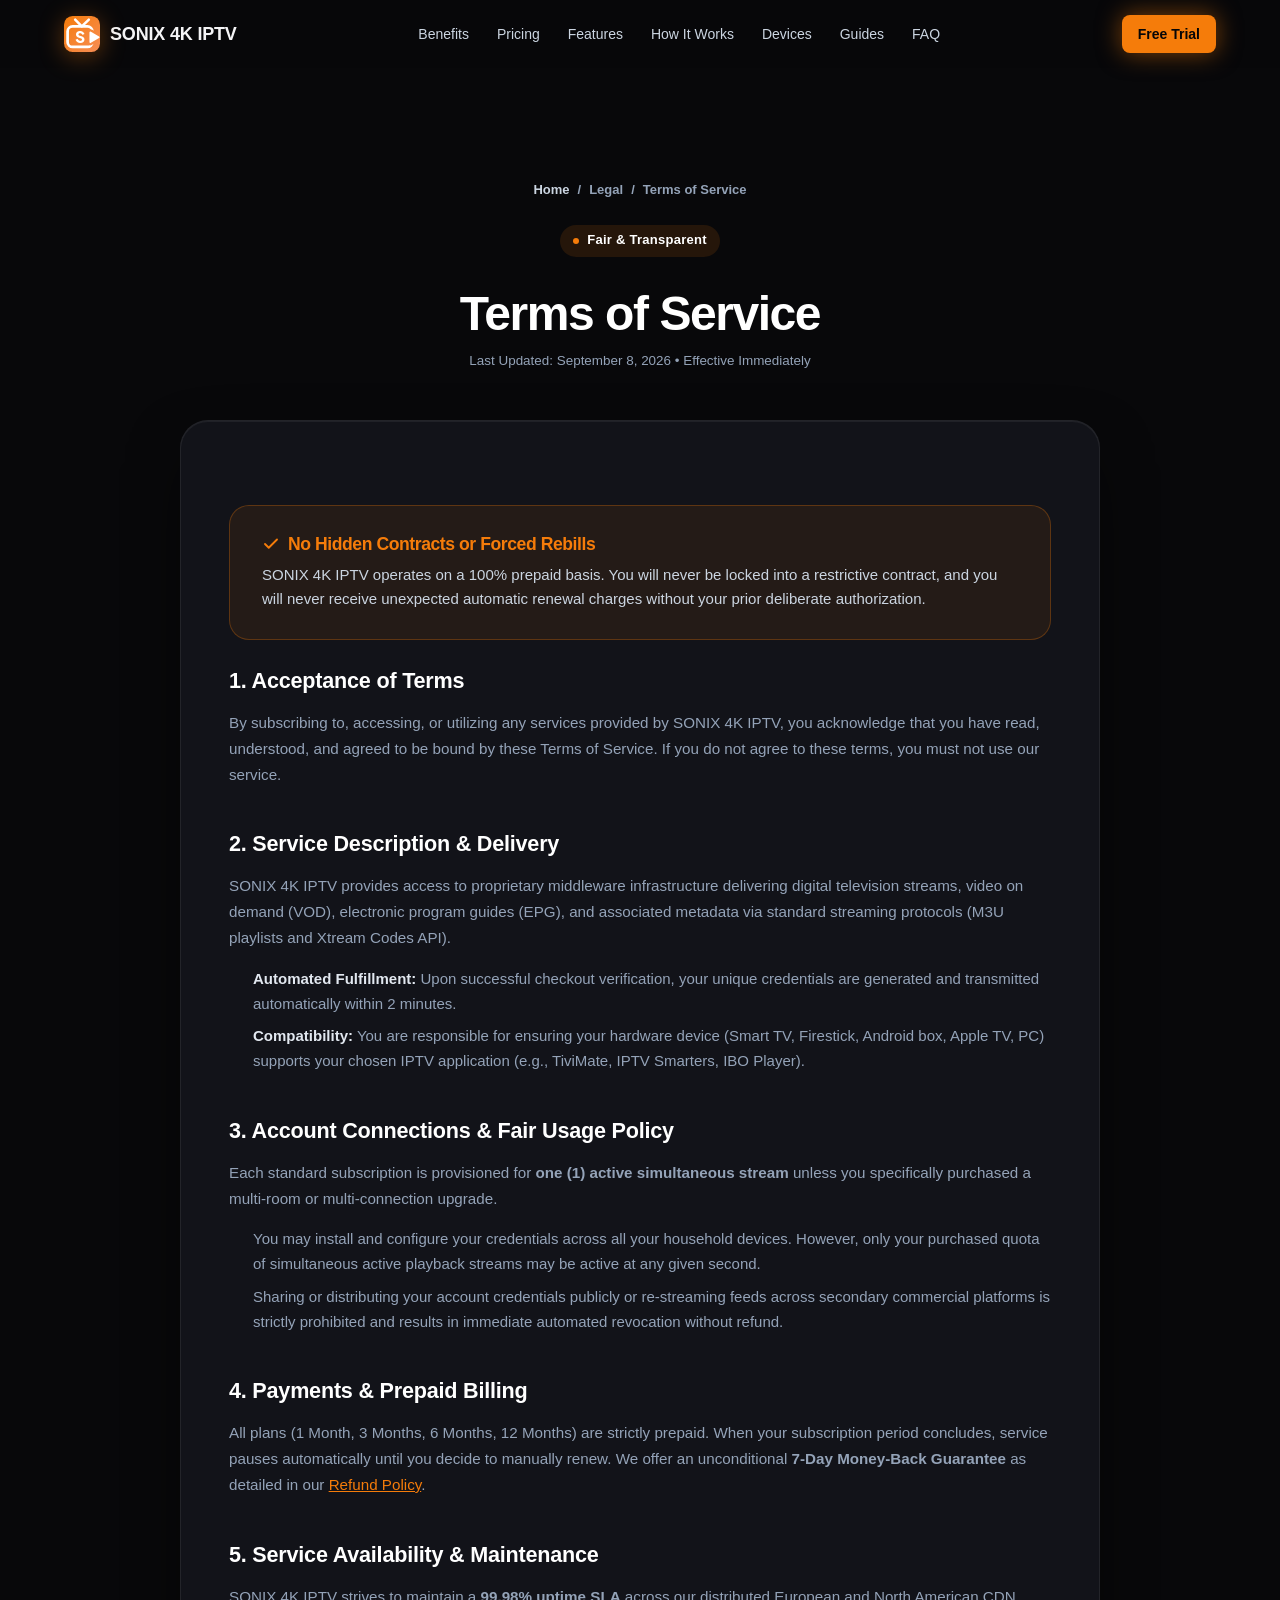
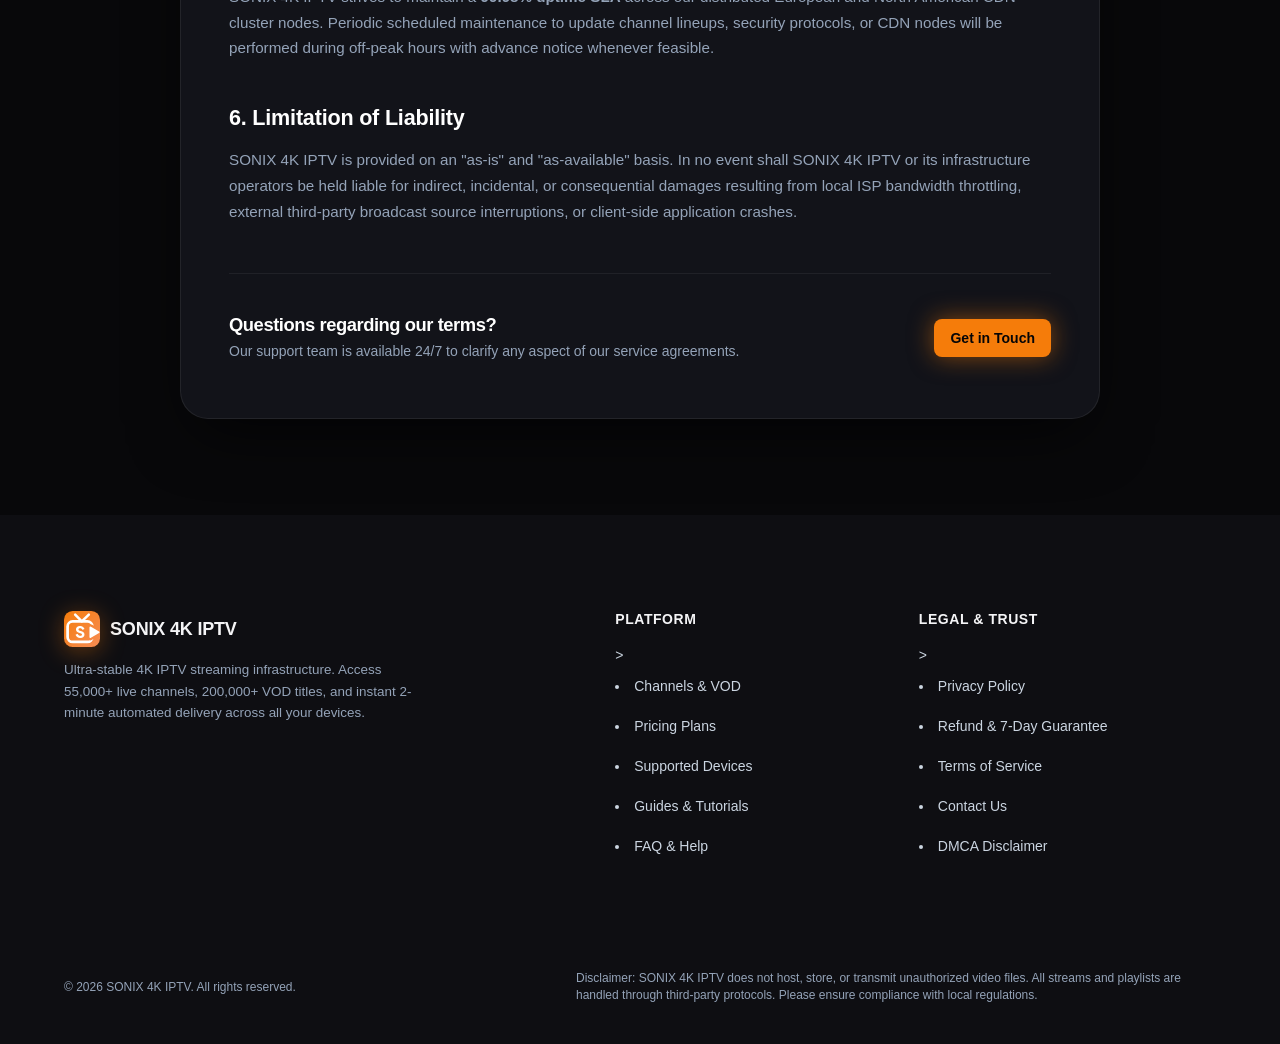
<file: terms.html>
<!DOCTYPE html>
<html lang="en" style="background-color:#08080a;color:#f4f4f6;">
<head>
  <meta charset="UTF-8">
  <meta name="viewport" content="width=device-width, initial-scale=1.0">
  
  <title>Terms of Service &amp; Usage Agreement | SONIX 4K IPTV</title>
  <meta name="description" content="Official terms of service, subscription policies, and fair use guidelines for SONIX 4K IPTV.">
  <meta name="robots" content="index, follow">
  <link rel="canonical" href="https://sonix4k.shop/terms.html">
  <meta name="theme-color" content="#08080a">

  <!-- Open Graph -->
  <meta property="og:type" content="article">
  <meta property="og:url" content="https://sonix4k.shop/terms.html">
  <meta property="og:title" content="Terms of Service & Usage Agreement | SONIX 4K IPTV">
  <meta property="og:description" content="Official terms of service, subscription policies, and fair use guidelines for SONIX 4K IPTV.">

  <!-- Self-Hosted Critical Variable Font loaded via style.min.css with font-display: swap -->

  <!-- Main Stylesheet -->
  <link rel="stylesheet" href="/css/style.min.css?v=22.0">

  <!-- Structured Data: Breadcrumbs & WebPage -->
  <script type="application/ld+json">
  {
    "@context": "https://schema.org",
    "@type": "WebPage",
    "name": "Terms of Service | SONIX 4K IPTV",
    "url": "https://sonix4k.shop/terms.html",
    "description": "SONIX 4K IPTV terms of service and agreement.",
    "breadcrumb": {
      "@type": "BreadcrumbList",
      "itemListElement": [
        {
          "@type": "ListItem",
          "position": 1,
          "name": "Home",
          "item": "https://sonix4k.shop/"
        },
        {
          "@type": "ListItem",
          "position": 2,
          "name": "Terms of Service",
          "item": "https://sonix4k.shop/terms.html"
        }
      ]
    }
  }
  </script>
    <meta name="google-site-verification" content="xc-31fG65QyAQ2vSJiQfV2vExgyC66TX4p8R_Foc6XQ">

  <!-- Pure SVG Dynamic Brand Favicon & App Icons (Google SEO Compliant) -->
  <link rel="icon" type="image/svg+xml" href="data:image/svg+xml;utf8,%3Csvg%20xmlns%3D%22http%3A%2F%2Fwww.w3.org%2F2000%2Fsvg%22%20viewBox%3D%220%200%20100%20100%22%20width%3D%22100%25%22%20height%3D%22100%25%22%3E%0A%20%20%3Cdefs%3E%0A%20%20%20%20%3ClinearGradient%20id%3D%22tvkixBrandGrad%22%20x1%3D%220%25%22%20y1%3D%220%25%22%20x2%3D%22100%25%22%20y2%3D%22100%25%22%3E%0A%20%20%20%20%20%20%3Cstop%20offset%3D%220%25%22%20stop-color%3D%22%23f57c0a%22%2F%3E%0A%20%20%20%20%20%20%3Cstop%20offset%3D%22100%25%22%20stop-color%3D%22%23f78d55%22%2F%3E%0A%20%20%20%20%3C%2FlinearGradient%3E%0A%20%20%20%20%3Cmask%20id%3D%22tvCutout_wj75zz%22%3E%0A%20%20%20%20%20%20%3Crect%20width%3D%22100%22%20height%3D%22100%22%20fill%3D%22%23ffffff%22%2F%3E%0A%20%20%20%20%20%20%3Cpath%20d%3D%22M%2073.5%2046%20L%2096%2059%20L%2073.5%2072%20Z%22%20fill%3D%22%23000000%22%20stroke%3D%22%23000000%22%20stroke-width%3D%2218.5%22%20stroke-linejoin%3D%22round%22%20stroke-linecap%3D%22round%22%2F%3E%0A%20%20%20%20%3C%2Fmask%3E%0A%20%20%3C%2Fdefs%3E%0A%20%20%3Crect%20width%3D%22100%22%20height%3D%22100%22%20rx%3D%2224%22%20fill%3D%22url(%23tvkixBrandGrad)%22%2F%3E%0A%20%20%3Cpath%20d%3D%22M%2031%2010%20L%2049.5%2029%20L%2069%2010%22%20fill%3D%22none%22%20stroke%3D%22%23ffffff%22%20stroke-width%3D%227%22%20stroke-linecap%3D%22round%22%20stroke-linejoin%3D%22round%22%2F%3E%0A%20%20%3Crect%20x%3D%2210%22%20y%3D%2229%22%20width%3D%2269%22%20height%3D%2257%22%20rx%3D%2214%22%20fill%3D%22none%22%20stroke%3D%22%23ffffff%22%20stroke-width%3D%227.5%22%20stroke-linejoin%3D%22round%22%20stroke-linecap%3D%22round%22%20mask%3D%22url(%23tvCutout_wj75zz)%22%2F%3E%0A%20%20%3Cpath%20d%3D%22M%2073.5%2046%20L%2096%2059%20L%2073.5%2072%20Z%22%20fill%3D%22%23ffffff%22%20stroke%3D%22%23ffffff%22%20stroke-width%3D%225.5%22%20stroke-linejoin%3D%22round%22%20stroke-linecap%3D%22round%22%2F%3E%0A%20%20%3Ctext%20x%3D%2244%22%20y%3D%2258%22%20font-family%3D%22-apple-system%2C%20BlinkMacSystemFont%2C%20'Plus%20Jakarta%20Sans'%2C%20'Arial%20Black'%2C%20'Montserrat'%2C%20sans-serif%22%20font-size%3D%2244%22%20font-weight%3D%22900%22%20fill%3D%22%23ffffff%22%20text-anchor%3D%22middle%22%20dominant-baseline%3D%22central%22%3ES%3C%2Ftext%3E%0A%3C%2Fsvg%3E">
  <link rel="alternate icon" type="image/svg+xml" href="/assets/favicon.svg">
  <link rel="apple-touch-icon" href="data:image/svg+xml;utf8,%3Csvg%20xmlns%3D%22http%3A%2F%2Fwww.w3.org%2F2000%2Fsvg%22%20viewBox%3D%220%200%20100%20100%22%20width%3D%22100%25%22%20height%3D%22100%25%22%3E%0A%20%20%3Cdefs%3E%0A%20%20%20%20%3ClinearGradient%20id%3D%22tvkixBrandGrad%22%20x1%3D%220%25%22%20y1%3D%220%25%22%20x2%3D%22100%25%22%20y2%3D%22100%25%22%3E%0A%20%20%20%20%20%20%3Cstop%20offset%3D%220%25%22%20stop-color%3D%22%23f57c0a%22%2F%3E%0A%20%20%20%20%20%20%3Cstop%20offset%3D%22100%25%22%20stop-color%3D%22%23f78d55%22%2F%3E%0A%20%20%20%20%3C%2FlinearGradient%3E%0A%20%20%20%20%3Cmask%20id%3D%22tvCutout_wj75zz%22%3E%0A%20%20%20%20%20%20%3Crect%20width%3D%22100%22%20height%3D%22100%22%20fill%3D%22%23ffffff%22%2F%3E%0A%20%20%20%20%20%20%3Cpath%20d%3D%22M%2073.5%2046%20L%2096%2059%20L%2073.5%2072%20Z%22%20fill%3D%22%23000000%22%20stroke%3D%22%23000000%22%20stroke-width%3D%2218.5%22%20stroke-linejoin%3D%22round%22%20stroke-linecap%3D%22round%22%2F%3E%0A%20%20%20%20%3C%2Fmask%3E%0A%20%20%3C%2Fdefs%3E%0A%20%20%3Crect%20width%3D%22100%22%20height%3D%22100%22%20rx%3D%2224%22%20fill%3D%22url(%23tvkixBrandGrad)%22%2F%3E%0A%20%20%3Cpath%20d%3D%22M%2031%2010%20L%2049.5%2029%20L%2069%2010%22%20fill%3D%22none%22%20stroke%3D%22%23ffffff%22%20stroke-width%3D%227%22%20stroke-linecap%3D%22round%22%20stroke-linejoin%3D%22round%22%2F%3E%0A%20%20%3Crect%20x%3D%2210%22%20y%3D%2229%22%20width%3D%2269%22%20height%3D%2257%22%20rx%3D%2214%22%20fill%3D%22none%22%20stroke%3D%22%23ffffff%22%20stroke-width%3D%227.5%22%20stroke-linejoin%3D%22round%22%20stroke-linecap%3D%22round%22%20mask%3D%22url(%23tvCutout_wj75zz)%22%2F%3E%0A%20%20%3Cpath%20d%3D%22M%2073.5%2046%20L%2096%2059%20L%2073.5%2072%20Z%22%20fill%3D%22%23ffffff%22%20stroke%3D%22%23ffffff%22%20stroke-width%3D%225.5%22%20stroke-linejoin%3D%22round%22%20stroke-linecap%3D%22round%22%2F%3E%0A%20%20%3Ctext%20x%3D%2244%22%20y%3D%2258%22%20font-family%3D%22-apple-system%2C%20BlinkMacSystemFont%2C%20'Plus%20Jakarta%20Sans'%2C%20'Arial%20Black'%2C%20'Montserrat'%2C%20sans-serif%22%20font-size%3D%2244%22%20font-weight%3D%22900%22%20fill%3D%22%23ffffff%22%20text-anchor%3D%22middle%22%20dominant-baseline%3D%22central%22%3ES%3C%2Ftext%3E%0A%3C%2Fsvg%3E">
  <link rel="manifest" href="site.webmanifest">

    <style id="site-dynamic-theme">
        
        :root {
            --accent: #f57c0a !important;
            --accent-hover: #f78d55 !important;
            --accent-text: #ffffff !important;
            --accent-light: rgba(245, 124, 10, 0.12) !important;
            --primary: #f57c0a !important;
            --primary-glow: rgba(245, 124, 10, 0.44) !important;
            --brand-r: 245;
            --brand-g: 124;
            --brand-b: 10;
            font-family: 'Inter', -apple-system, sans-serif !important;
        }
        /* Header & Logo Pure SVG Mark */
        .logo-icon {
            width: 36px !important;
            height: 36px !important;
            background: transparent !important;
            border: none !important;
            padding: 0 !important;
            display: inline-flex !important;
            align-items: center !important;
            justify-content: center !important;
            box-shadow: none !important;
            filter: drop-shadow(0 4px 12px rgba(245, 124, 10, 0.38)) !important;
            transition: transform 0.2s ease, filter 0.2s ease !important;
            flex-shrink: 0 !important;
        }
        .brand-logo:hover .logo-icon {
            transform: scale(1.06) !important;
            filter: drop-shadow(0 6px 18px rgba(245, 124, 10, 0.6)) !important;
        }
        .logo-icon svg {
            width: 100% !important;
            height: 100% !important;
            display: block !important;
        }
        .brand-accent, .accent-mark { color: #f57c0a !important; }

        /* Hero Headline & Title Bottom Accent */
        .title-bottom {
            color: #f57c0a !important;
            background: linear-gradient(135deg, rgb(250, 183, 120) 0%, #f57c0a 50%, #f78d55 100%) !important;
            -webkit-background-clip: text !important;
            -webkit-text-fill-color: transparent !important;
            background-clip: text !important;
            filter: drop-shadow(0 0 35px rgba(245, 124, 10, 0.55)) !important;
        }

        /* Light Rays Ambient Backdrop */
        .light-ray-left {
            background: linear-gradient(180deg, rgba(245, 124, 10, 0.45) 0%, rgba(245, 124, 10, 0.08) 60%, transparent 100%) !important;
        }
        .light-ray-right {
            background: linear-gradient(180deg, rgba(245, 124, 10, 0.4) 0%, rgba(245, 124, 10, 0.08) 60%, transparent 100%) !important;
        }
        .light-ray-center {
            background: radial-gradient(ellipse at top, rgba(245, 124, 10, 0.22) 0%, rgba(245, 124, 10, 0.05) 50%, transparent 80%) !important;
        }

        /* Hero Badge & Sparks */
        .badge-spark {
            color: #f57c0a !important;
            text-shadow: 0 0 10px rgba(245, 124, 10, 0.9), 0 0 20px rgba(245, 124, 10, 0.5) !important;
        }
        .hero-badge-pill {
            border: 1px solid rgba(245, 124, 10, 0.25) !important;
        }

        /* Buttons */
        .btn-pill-primary, .btn-pill-primary span, .btn-pill-primary:link, .btn-pill-primary:visited, .btn-primary { 
            background: #f57c0a !important; 
            color: #050507 !important; 
            font-weight: 800 !important; 
            box-shadow: 0 0 25px rgba(245, 124, 10, 0.5) !important; 
        }
        .btn-pill-primary:hover, .btn-primary:hover {
            background: #f78d55 !important;
            box-shadow: 0 0 35px rgba(245, 124, 10, 0.75) !important;
        }

        /* Metric Cards */
        .metric-dash { 
            background-color: #f57c0a !important; 
            box-shadow: 0 0 8px rgba(245, 124, 10, 0.7) !important; 
        }
        .metric-card:hover {
            border-color: rgba(245, 124, 10, 0.45) !important;
            box-shadow: 0 14px 40px rgba(0,0,0,0.55), 0 0 25px rgba(245, 124, 10, 0.2) !important;
        }
        .metric-icon-art {
            filter: drop-shadow(0 0 10px rgba(245, 124, 10, 0.35)) !important;
        }
        .metric-card:hover .metric-icon-art {
            filter: drop-shadow(0 0 16px rgba(245, 124, 10, 0.65)) !important;
        }
        .metric-icon-art line, .metric-icon-art rect, .metric-icon-art path {
            stroke: #f57c0a !important;
        }
        .metric-icon-art text {
            fill: #f57c0a !important;
        }

        /* Category Cards Hover */
        .category-card:hover {
            border-color: rgba(245, 124, 10, 0.5) !important;
            box-shadow: 0 12px 30px rgba(0,0,0,0.6), 0 0 20px rgba(245, 124, 10, 0.3) !important;
        }
        .category-card:hover .category-card-label {
            color: #f57c0a !important;
        }

        /* Benefits Section */
        .what-we-offer-section::before {
            background: radial-gradient(circle, rgba(245, 124, 10, 0.16) 0%, rgba(245, 124, 10, 0.03) 50%, transparent 70%) !important;
        }
        .benefit-card:hover {
            border-color: rgba(245, 124, 10, 0.4) !important;
            box-shadow: 0 16px 36px -10px rgba(0,0,0,0.6), 0 0 24px rgba(245, 124, 10, 0.18) !important;
        }
        .benefit-icon-wrapper, .benefit-icon-wrapper svg {
            color: #f57c0a !important;
        }
        .benefit-icon-glow {
            background: radial-gradient(circle, rgba(245, 124, 10, 0.55) 0%, rgba(245, 124, 10, 0.18) 50%, transparent 75%) !important;
        }

        /* Features Showcase */
        .feature-badge-tag {
            color: #f57c0a !important;
        }
        .feature-check-icon, .feature-check-icon svg {
            color: #f57c0a !important;
        }
        .feature-media-ambient {
            background: radial-gradient(circle, rgba(245, 124, 10, 0.22) 0%, rgba(245, 124, 10, 0.04) 60%, transparent 80%) !important;
        }
        .feature-mockup-img:hover {
            filter: drop-shadow(0 28px 42px rgba(0,0,0,0.8)) drop-shadow(0 0 25px rgba(245, 124, 10, 0.35)) !important;
        }

        /* Journey Banner */
        .journey-banner {
            background: linear-gradient(135deg, #f57c0a 0%, #f78d55 100%) !important;
            box-shadow: 0 15px 45px rgba(245, 124, 10, 0.3) !important;
        }
        .mockup-submit-btn, .mockup-download-btn {
            background: #f57c0a !important;
        }
        .mockup-play-center {
            border-color: #f57c0a !important;
            color: #f57c0a !important;
            background-color: rgba(245, 124, 10, 0.1) !important;
        }

        /* Pricing Plans */
        .price-plan-card.is-featured {
            border: 2px solid #f57c0a !important;
            box-shadow: 0 0 40px rgba(245, 124, 10, 0.22) !important;
        }
        .plan-badge-top {
            background: #f57c0a !important;
            color: #050507 !important;
            box-shadow: 0 4px 14px rgba(245, 124, 10, 0.4) !important;
        }
        .plan-card-subtitle.featured-subtitle, .plan-card-amount.featured-amount {
            color: #f57c0a !important;
        }
        .plan-savings-pill {
            background-color: rgba(245, 124, 10, 0.12) !important;
            border: 1px solid rgba(245, 124, 10, 0.3) !important;
            color: #f57c0a !important;
        }
        .plan-card-feature .check-icon {
            color: #f57c0a !important;
        }
        .plan-card-btn.solid-featured-btn {
            background: #f57c0a !important;
            border-color: #f57c0a !important;
            color: #050507 !important;
            box-shadow: 0 4px 18px rgba(245, 124, 10, 0.35) !important;
        }
        .trust-item svg {
            color: #f57c0a !important;
        }

        /* Devices Section */
        .device-card:hover {
            border-color: rgba(245, 124, 10, 0.45) !important;
            box-shadow: 0 16px 36px -10px rgba(0,0,0,0.65), 0 0 24px rgba(245, 124, 10, 0.18) !important;
        }
        .device-icon-wrapper, .device-icon-wrapper svg {
            color: #f57c0a !important;
            stroke: #f57c0a !important;
        }
        .device-icon-glow {
            background: radial-gradient(circle, rgba(245, 124, 10, 0.55) 0%, rgba(245, 124, 10, 0.18) 50%, transparent 75%) !important;
        }
        .device-card:hover .device-micro-tag {
            color: #f57c0a !important;
            background: rgba(245, 124, 10, 0.12) !important;
            border-color: rgba(245, 124, 10, 0.3) !important;
        }

        /* FAQ */
        .faq-item[open] {
            border-color: rgba(245, 124, 10, 0.35) !important;
        }
        .faq-item[open] .faq-chevron {
            color: #f57c0a !important;
        }
        .faq-answer a {
            color: #f57c0a !important;
        }

        /* Final CTA Banner */
        .cta-banner {
            border-top: 1px solid rgba(245, 124, 10, 0.55) !important;
        }
        .cta-banner::before {
            background: radial-gradient(circle, rgba(245, 124, 10, 0.26) 0%, rgba(245, 124, 10, 0.05) 50%, transparent 75%) !important;
        }
        .cta-pill-tag {
            color: #f57c0a !important;
            background: rgba(245, 124, 10, 0.1) !important;
            border: 1px solid rgba(245, 124, 10, 0.3) !important;
        }
        .cta-pill-tag .dot {
            background: #f57c0a !important;
            box-shadow: 0 0 8px #f57c0a !important;
        }
        .cta-main-btn {
            background: linear-gradient(135deg, #f57c0a 0%, #f78d55 100%) !important;
            color: #050507 !important;
            box-shadow: 0 12px 28px -4px rgba(245, 124, 10, 0.5), inset 0 1px 0 rgba(255,255,255,0.3) !important;
        }
        .cta-main-btn:hover {
            box-shadow: 0 18px 38px -4px rgba(245, 124, 10, 0.75) !important;
        }
        .cta-trust-badge svg {
            stroke: #f57c0a !important;
        }

        /* Footer & Subpages */
        .footer-link:hover { color: #f57c0a !important; }
        .policy-breadcrumbs a:hover { color: #f57c0a !important; }
        .policy-highlight {
            background: rgba(245, 124, 10, 0.08) !important;
            border: 1px solid rgba(245, 124, 10, 0.28) !important;
        }
        .policy-highlight h3 { color: #f57c0a !important; }
        .contact-channel-item:hover {
            border-color: rgba(245, 124, 10, 0.4) !important;
        }
        .contact-channel-icon {
            background: rgba(245, 124, 10, 0.12) !important;
            border: 1px solid rgba(245, 124, 10, 0.3) !important;
            color: #f57c0a !important;
        }
        .contact-channel-link, .contact-channel-link:hover { color: #f57c0a !important; }
        .form-input:focus, .form-select:focus, .form-textarea:focus {
            border-color: #f57c0a !important;
            box-shadow: 0 0 0 3px rgba(245, 124, 10, 0.2) !important;
        }
        :focus-visible {
            outline: 2px solid #f57c0a !important;
        }
        /* Custom theme for SONIX 4K IPTV */
    </style>
    
</head>
<body style="background-color:#08080a;">

  <!-- =========================================================================
       HEADER
       ========================================================================= -->
  <header class="site-header">
    <div class="container header-container">
      <a href="index.html" class="brand-logo" aria-label="SONIX 4K IPTV Homepage">
        <span class="logo-icon" aria-hidden="true"><svg xmlns="http://www.w3.org/2000/svg" viewBox="0 0 100 100" width="100%" height="100%">
  <defs>
    <linearGradient id="tvkixBrandGrad" x1="0%" y1="0%" x2="100%" y2="100%">
      <stop offset="0%" stop-color="#f57c0a"/>
      <stop offset="100%" stop-color="#f78d55"/>
    </linearGradient>
    <mask id="tvCutout_pzqug4">
      <rect width="100" height="100" fill="#ffffff"/>
      <path d="M 73.5 46 L 96 59 L 73.5 72 Z" fill="#000000" stroke="#000000" stroke-width="18.5" stroke-linejoin="round" stroke-linecap="round"/>
    </mask>
  </defs>
  <rect width="100" height="100" rx="24" fill="url(#tvkixBrandGrad)"/>
  <path d="M 31 10 L 49.5 29 L 69 10" fill="none" stroke="#ffffff" stroke-width="7" stroke-linecap="round" stroke-linejoin="round"/>
  <rect x="10" y="29" width="69" height="57" rx="14" fill="none" stroke="#ffffff" stroke-width="7.5" stroke-linejoin="round" stroke-linecap="round" mask="url(#tvCutout_pzqug4)"/>
  <path d="M 73.5 46 L 96 59 L 73.5 72 Z" fill="#ffffff" stroke="#ffffff" stroke-width="5.5" stroke-linejoin="round" stroke-linecap="round"/>
  <text x="44" y="58" font-family="-apple-system, BlinkMacSystemFont, 'Plus Jakarta Sans', 'Arial Black', 'Montserrat', sans-serif" font-size="44" font-weight="900" fill="#ffffff" text-anchor="middle" dominant-baseline="central">S</text>
</svg></span>
        <span>SONIX 4K IPTV</span>
      </a>

      <nav class="nav-menu" aria-label="Main Navigation">
        <a href="index.html#benefits" class="nav-link">Benefits</a>
        <a href="index.html#pricing" class="nav-link">Pricing</a>
        <a href="index.html#features" class="nav-link">Features</a>
        <a href="index.html#how-it-works" class="nav-link">How It Works</a>
        <a href="index.html#compatibility" class="nav-link">Devices</a>
        <a href="guides.html" class="nav-link">Guides</a>
        <a href="index.html#faq" class="nav-link">FAQ</a>
      </nav>

      <div class="header-actions">
        <a href="/trial" rel="nofollow noopener noreferrer" class="btn btn-primary btn-sm">Free Trial</a>
      </div>
    </div>
  </header>

  <!-- =========================================================================
       PAGE CONTENT
       ========================================================================= -->
  <main class="policy-page-wrapper">
    <div class="container">
      <div class="policy-header">
        <div class="policy-breadcrumbs">
          <a href="index.html">Home</a>
          <span>/</span>
          <span>Legal</span>
          <span>/</span>
          <span>Terms of Service</span>
        </div>
        <div class="pill-badge">
          <span class="dot" aria-hidden="true"></span>
          <span>Fair &amp; Transparent</span>
        </div>
        <h1>Terms of Service</h1>
        <div class="policy-last-updated">Last Updated: September 8, 2026 &bull; Effective Immediately</div>
      </div>

      <div class="policy-card">
        <div class="policy-highlight">
          <h3>
            <svg width="18" height="18" viewBox="0 0 24 24" fill="none" stroke="currentColor" stroke-width="2.5" stroke-linecap="round" stroke-linejoin="round" aria-hidden="true"><polyline points="20 6 9 17 4 12"></polyline></svg>
            No Hidden Contracts or Forced Rebills
          </h3>
          <p>
            SONIX 4K IPTV operates on a 100% prepaid basis. You will never be locked into a restrictive contract, and you will never receive unexpected automatic renewal charges without your prior deliberate authorization.
          </p>
        </div>

        <section class="policy-section">
          <h2>1. Acceptance of Terms</h2>
          <p>
            By subscribing to, accessing, or utilizing any services provided by SONIX 4K IPTV, you acknowledge that you have read, understood, and agreed to be bound by these Terms of Service. If you do not agree to these terms, you must not use our service.
          </p>
        </section>

        <section class="policy-section">
          <h2>2. Service Description &amp; Delivery</h2>
          <p>
            SONIX 4K IPTV provides access to proprietary middleware infrastructure delivering digital television streams, video on demand (VOD), electronic program guides (EPG), and associated metadata via standard streaming protocols (M3U playlists and Xtream Codes API).
          </p>
          <ul>
            <li><strong>Automated Fulfillment:</strong> Upon successful checkout verification, your unique credentials are generated and transmitted automatically within 2 minutes.</li>
            <li><strong>Compatibility:</strong> You are responsible for ensuring your hardware device (Smart TV, Firestick, Android box, Apple TV, PC) supports your chosen IPTV application (e.g., TiviMate, IPTV Smarters, IBO Player).</li>
          </ul>
        </section>

        <section class="policy-section">
          <h2>3. Account Connections &amp; Fair Usage Policy</h2>
          <p>
            Each standard subscription is provisioned for <strong>one (1) active simultaneous stream</strong> unless you specifically purchased a multi-room or multi-connection upgrade.
          </p>
          <ul>
            <li>You may install and configure your credentials across all your household devices. However, only your purchased quota of simultaneous active playback streams may be active at any given second.</li>
            <li>Sharing or distributing your account credentials publicly or re-streaming feeds across secondary commercial platforms is strictly prohibited and results in immediate automated revocation without refund.</li>
          </ul>
        </section>

        <section class="policy-section">
          <h2>4. Payments &amp; Prepaid Billing</h2>
          <p>
            All plans (1 Month, 3 Months, 6 Months, 12 Months) are strictly prepaid. When your subscription period concludes, service pauses automatically until you decide to manually renew. We offer an unconditional <strong>7-Day Money-Back Guarantee</strong> as detailed in our <a href="refund-policy.html" style="color: var(--accent); text-decoration: underline;">Refund Policy</a>.
          </p>
        </section>

        <section class="policy-section">
          <h2>5. Service Availability &amp; Maintenance</h2>
          <p>
            SONIX 4K IPTV strives to maintain a <strong>99.98% uptime SLA</strong> across our distributed European and North American CDN cluster nodes. Periodic scheduled maintenance to update channel lineups, security protocols, or CDN nodes will be performed during off-peak hours with advance notice whenever feasible.
          </p>
        </section>

        <section class="policy-section">
          <h2>6. Limitation of Liability</h2>
          <p>
            SONIX 4K IPTV is provided on an "as-is" and "as-available" basis. In no event shall SONIX 4K IPTV or its infrastructure operators be held liable for indirect, incidental, or consequential damages resulting from local ISP bandwidth throttling, external third-party broadcast source interruptions, or client-side application crashes.
          </p>
        </section>

        <div class="policy-cta-box">
          <div>
            <h3>Questions regarding our terms?</h3>
            <p>Our support team is available 24/7 to clarify any aspect of our service agreements.</p>
          </div>
          <a href="contact.html" class="btn btn-primary btn-sm">Get in Touch</a>
        </div>
      </div>
    </div>
  </main>

  <!-- =========================================================================
       FOOTER
       ========================================================================= -->
  <footer class="site-footer">
    <div class="container">
      <div class="footer-grid">
        <!-- Brand & Mission -->
        <div class="footer-brand">
          <a href="index.html" class="brand-logo" aria-label="SONIX 4K IPTV Homepage">
            <span class="logo-icon" aria-hidden="true"><svg xmlns="http://www.w3.org/2000/svg" viewBox="0 0 100 100" width="100%" height="100%">
  <defs>
    <linearGradient id="tvkixBrandGrad" x1="0%" y1="0%" x2="100%" y2="100%">
      <stop offset="0%" stop-color="#f57c0a"/>
      <stop offset="100%" stop-color="#f78d55"/>
    </linearGradient>
    <mask id="tvCutout_pzqug4">
      <rect width="100" height="100" fill="#ffffff"/>
      <path d="M 73.5 46 L 96 59 L 73.5 72 Z" fill="#000000" stroke="#000000" stroke-width="18.5" stroke-linejoin="round" stroke-linecap="round"/>
    </mask>
  </defs>
  <rect width="100" height="100" rx="24" fill="url(#tvkixBrandGrad)"/>
  <path d="M 31 10 L 49.5 29 L 69 10" fill="none" stroke="#ffffff" stroke-width="7" stroke-linecap="round" stroke-linejoin="round"/>
  <rect x="10" y="29" width="69" height="57" rx="14" fill="none" stroke="#ffffff" stroke-width="7.5" stroke-linejoin="round" stroke-linecap="round" mask="url(#tvCutout_pzqug4)"/>
  <path d="M 73.5 46 L 96 59 L 73.5 72 Z" fill="#ffffff" stroke="#ffffff" stroke-width="5.5" stroke-linejoin="round" stroke-linecap="round"/>
  <text x="44" y="58" font-family="-apple-system, BlinkMacSystemFont, 'Plus Jakarta Sans', 'Arial Black', 'Montserrat', sans-serif" font-size="44" font-weight="900" fill="#ffffff" text-anchor="middle" dominant-baseline="central">S</text>
</svg></span>
            <span>SONIX 4K IPTV</span>
          </a>
          <p>
            Ultra-stable 4K IPTV streaming infrastructure. Access 55,000+ live channels, 200,000+ VOD titles, and instant 2-minute automated delivery across all your devices.
          </p>
        </div>

        <!-- Platform Navigation -->
        <div>
          <h3 class="footer-col-title">Platform</h3>>
            <li><a href="index.html#features" class="footer-link">Channels &amp; VOD</a></li>
            <li><a href="index.html#pricing" class="footer-link">Pricing Plans</a></li>
            <li><a href="index.html#compatibility" class="footer-link">Supported Devices</a></li>
            <li><a href="guides.html" class="footer-link">Guides &amp; Tutorials</a></li>
            <li><a href="index.html#faq" class="footer-link">FAQ &amp; Help</a></li>
          </ul>
        </div>

        <!-- Essential Legal & Support Pages (Google SEO) -->
        <div>
          <h3 class="footer-col-title">Legal &amp; Trust</h3>>
            <li><a href="privacy-policy.html" class="footer-link">Privacy Policy</a></li>
            <li><a href="refund-policy.html" class="footer-link">Refund &amp; 7-Day Guarantee</a></li>
            <li><a href="terms.html" class="footer-link">Terms of Service</a></li>
            <li><a href="contact.html" class="footer-link">Contact Us</a></li>
            <li><a href="dmca.html" class="footer-link">DMCA Disclaimer</a></li>
          </ul>
        </div>
      </div>

      <div class="footer-bottom">
        <div>&copy; 2026 SONIX 4K IPTV. All rights reserved.</div>
        <div class="footer-disclaimer">
          Disclaimer: SONIX 4K IPTV does not host, store, or transmit unauthorized video files. All streams and playlists are handled through third-party protocols. Please ensure compliance with local regulations.
        </div>
      </div>
    </div>
  </footer>


    <!-- SATELLITE ON-SITE MODAL POPUP SYSTEM (Trial & Pay) -->
    <div id="sat-modal-overlay" class="sat-modal-overlay" aria-hidden="true" role="dialog" aria-modal="true">
        <div class="sat-modal-backdrop" onclick="closeSiteModal()"></div>
        <div class="sat-modal-container" role="document">
            
            <!-- Modal Header -->
            <div class="sat-modal-header">
                <div class="sat-tab-switch">
                    <button type="button" class="sat-tab-btn active" id="sat-tab-trial" onclick="switchSiteModalTab('trial')">
                        <span class="sat-tab-dot"></span>
                        <span>Free Trial</span>
                    </button>
                    <button type="button" class="sat-tab-btn" id="sat-tab-order" onclick="switchSiteModalTab('order')">
                        <svg width="15" height="15" viewBox="0 0 24 24" fill="none" stroke="currentColor" stroke-width="2" stroke-linecap="round" stroke-linejoin="round" style="margin-right:6px;"><rect x="2" y="5" width="20" height="14" rx="2"/><line x1="2" y1="10" x2="22" y2="10"/></svg>
                        <span>Plans</span>
                    </button>
                </div>
                <button type="button" class="sat-modal-close" onclick="closeSiteModal()" aria-label="Close modal">
                    <svg width="14" height="14" viewBox="0 0 24 24" fill="none" stroke="currentColor" stroke-width="2.5" stroke-linecap="round" stroke-linejoin="round"><line x1="18" y1="6" x2="6" y2="18"></line><line x1="6" y1="6" x2="18" y2="18"></line></svg>
                </button>
            </div>

            <!-- VIEW 1: FREE TRIAL -->
            <div id="sat-view-trial" class="sat-modal-view active">
                <h2 class="sat-trial-intro">Get your free 24H trial</h2>

                <!-- WhatsApp One-Click Activation (Reference UI) -->
                <a href="https://api.whatsapp.com/send?phone=19145205753&text=Hi!%20I%20would%20like%20to%20activate%20a%2024H%20free%20trial%20for%20SONIX%204K%20IPTV"
                   target="_blank" rel="noopener noreferrer" class="sat-btn-wa-activate">
                    <span class="sat-wa-btn-left">
                        <span class="sat-wa-btn-circle">
                            <svg width="19" height="19" viewBox="0 0 24 24" fill="currentColor">
                                <path d="M17.472 14.382c-.297-.149-1.758-.867-2.03-.967-.273-.099-.471-.148-.67.15-.197.297-.767.966-.94 1.164-.173.199-.347.223-.644.075-.297-.15-1.255-.463-2.39-1.475-.883-.788-1.48-1.761-1.653-2.059-.173-.297-.018-.458.13-.606.134-.133.298-.347.446-.52.149-.174.198-.298.298-.497.099-.198.05-.371-.025-.52-.075-.149-.669-1.612-.916-2.207-.242-.579-.487-.5-.669-.51-.173-.008-.371-.01-.57-.01-.198 0-.52.074-.792.372-.272.297-1.04 1.016-1.04 2.479 0 1.462 1.065 2.875 1.213 3.074.149.198 2.096 3.2 5.077 4.487.709.306 1.262.489 1.694.625.712.227 1.36.195 1.871.118.571-.085 1.758-.719 2.006-1.413.248-.694.248-1.289.173-1.413-.074-.124-.272-.198-.57-.347m-5.421 7.403h-.004a9.87 9.87 0 01-5.031-1.378l-.361-.214-3.741.982.998-3.648-.235-.374a9.86 9.86 0 01-1.51-5.26c.001-5.45 4.436-9.884 9.888-9.884 2.64 0 5.122 1.03 6.988 2.898a9.825 9.825 0 012.893 6.994c-.003 5.45-4.437 9.884-9.885 9.884m8.413-18.297A11.815 11.815 0 0012.05 0C5.495 0 .16 5.335.157 11.892c0 2.096.547 4.142 1.588 5.945L.057 24l6.305-1.654a11.882 11.882 0 005.683 1.448h.005c6.554 0 11.89-5.335 11.893-11.893a11.821 11.821 0 00-3.48-8.413z"/>
                            </svg>
                        </span>
                        <span class="sat-wa-btn-text">Activate via WhatsApp</span>
                    </span>
                    <svg class="sat-wa-btn-arrow" width="18" height="18" viewBox="0 0 24 24" fill="none" stroke="currentColor" stroke-width="2.5" stroke-linecap="round" stroke-linejoin="round">
                        <line x1="5" y1="12" x2="19" y2="12"></line>
                        <polyline points="12 5 19 12 12 19"></polyline>
                    </svg>
                </a>

                <!-- Divider: or request your 24H trial -->
                <div class="sat-trial-divider">
                    <span>or request your 24H trial</span>
                </div>

                <form id="sat-trial-form" onsubmit="submitSiteTrial(event)">
                    <!-- Row: Full Name & Email Address -->
                    <div class="sat-input-row">
                        <div class="sat-field-box">
                            <svg class="sat-field-icon" viewBox="0 0 24 24" fill="none" stroke="currentColor" stroke-width="2" stroke-linecap="round" stroke-linejoin="round">
                                <path d="M20 21v-2a4 4 0 0 0-4-4H8a4 4 0 0 0-4 4v2"></path>
                                <circle cx="12" cy="7" r="4"></circle>
                            </svg>
                            <input type="text" id="sat-trial-name" class="sat-field-input" placeholder="Full Name" autocomplete="name">
                        </div>
                        <div class="sat-field-box">
                            <svg class="sat-field-icon" viewBox="0 0 24 24" fill="none" stroke="currentColor" stroke-width="2" stroke-linecap="round" stroke-linejoin="round">
                                <rect width="20" height="16" x="2" y="4" rx="2"></rect>
                                <path d="m22 7-8.97 5.7a1.94 1.94 0 0 1-2.06 0L2 7"></path>
                            </svg>
                            <input type="email" id="sat-trial-email" class="sat-field-input" placeholder="Email Address" required autocomplete="email">
                        </div>
                    </div>

                    <!-- Select Package -->
                    <div class="sat-package-section">
                        <div class="sat-package-label">
                            <svg viewBox="0 0 24 24" fill="none" stroke="#10b981" stroke-width="2" stroke-linecap="round" stroke-linejoin="round">
                                <circle cx="12" cy="12" r="10"></circle>
                                <line x1="2" y1="12" x2="22" y2="12"></line>
                                <path d="M12 2a15.3 15.3 0 0 1 4 10 15.3 15.3 0 0 1-4 10 15.3 15.3 0 0 1-4-10 15.3 15.3 0 0 1 4-10z"></path>
                            </svg>
                            <span>Select Package</span>
                        </div>
                        <div class="sat-package-grid">
                            <button type="button" class="sat-pkg-btn is-active" id="sat-pkg-worldwide" data-pkg="Worldwide" onclick="selectSitePackage('Worldwide')">Worldwide</button>
                            <button type="button" class="sat-pkg-btn" id="sat-pkg-english" data-pkg="English" onclick="selectSitePackage('English')">English</button>
                            <button type="button" class="sat-pkg-btn" id="sat-pkg-europe" data-pkg="Europe" onclick="selectSitePackage('Europe')">Europe</button>
                        </div>
                        <input type="hidden" id="sat-selected-pkg" value="Worldwide">
                    </div>

                    <!-- Preferred Device (Optional) -->
                    <div class="sat-form-group">
                        <label class="sat-label-sub" for="sat-trial-device">Preferred Device <span class="sat-opt">(Optional)</span></label>
                        <div class="sat-field-box sat-select-box">
                            <svg class="sat-field-icon" viewBox="0 0 24 24" fill="none" stroke="currentColor" stroke-width="2" stroke-linecap="round" stroke-linejoin="round">
                                <rect width="20" height="15" x="2" y="3" rx="2"></rect>
                                <polyline points="17 21 12 18 7 21"></polyline>
                            </svg>
                            <select id="sat-trial-device" class="sat-field-select">
                                <option value="Firestick / Fire TV">Firestick / Fire TV</option>
                                <option value="Android TV / Box / Google TV">Android TV / Google TV</option>
                                <option value="Smart TV (Samsung / LG)">Smart TV (Samsung / LG)</option>
                                <option value="Apple TV / iOS">Apple TV / iOS</option>
                                <option value="Windows PC / Mac">Windows PC / Mac</option>
                                <option value="MAG Box / Formuler">MAG Box / Formuler</option>
                                <option value="Other / General M3U">Other / General M3U</option>
                            </select>
                            <svg class="sat-select-chevron" viewBox="0 0 24 24" fill="none" stroke="currentColor" stroke-width="2.5" stroke-linecap="round" stroke-linejoin="round">
                                <polyline points="6 9 12 15 18 9"></polyline>
                            </svg>
                        </div>
                    </div>

                    <!-- Additional Information (Optional) -->
                    <div class="sat-form-group">
                        <label class="sat-label-sub" for="sat-trial-note">Additional Information <span class="sat-opt">(Optional)</span></label>
                        <div class="sat-field-box">
                            <svg class="sat-field-icon" viewBox="0 0 24 24" fill="none" stroke="currentColor" stroke-width="2" stroke-linecap="round" stroke-linejoin="round">
                                <path d="M14 2H6a2 2 0 0 0-2 2v16a2 2 0 0 0 2 2h12a2 2 0 0 0 2-2V8z"></path>
                                <polyline points="14 2 14 8 20 8"></polyline>
                                <line x1="16" y1="13" x2="8" y2="13"></line>
                                <line x1="16" y1="17" x2="8" y2="17"></line>
                            </svg>
                            <input type="text" id="sat-trial-note" class="sat-field-input" placeholder="No adult, specific country, device, or note...">
                        </div>
                    </div>

                    <div id="sat-trial-error" class="sat-alert-error" style="display:none;"></div>

                    <!-- Submit Button -->
                    <button type="submit" id="sat-trial-submit-btn" class="sat-btn-main">
                        <span class="sat-btn-text">Request 24H Trial &rarr;</span>
                        <span class="sat-spinner" style="display:none;"></span>
                    </button>
                </form>

                <!-- Minimalist Clean 3-Column Trust Grid (Trial) -->
                <div class="sat-trial-trust-grid">
                    <div class="sat-trial-trust-item">
                        <svg class="sat-trial-trust-icon" viewBox="0 0 24 24" fill="none" stroke="#10b981" stroke-width="2.2" stroke-linecap="round" stroke-linejoin="round">
                            <circle cx="12" cy="12" r="10"></circle>
                            <polyline points="12 6 12 12 16 14"></polyline>
                        </svg>
                        <div class="sat-trial-trust-text">
                            <span class="sat-trial-trust-title">24H Free Trial</span>
                            <span class="sat-trial-trust-desc">No credit card required</span>
                        </div>
                    </div>
                    <div class="sat-trial-trust-item">
                        <svg class="sat-trial-trust-icon" viewBox="0 0 24 24" fill="none" stroke="#10b981" stroke-width="2.2" stroke-linecap="round" stroke-linejoin="round">
                            <polygon points="12 2 15.09 8.26 22 9.27 17 14.14 18.18 21.02 12 17.77 5.82 21.02 7 14.14 2 9.27 8.91 8.26 12 2"></polygon>
                        </svg>
                        <div class="sat-trial-trust-text">
                            <span class="sat-trial-trust-title">Premium Streaming</span>
                            <span class="sat-trial-trust-desc">4K &amp; 8K quality</span>
                        </div>
                    </div>
                    <div class="sat-trial-trust-item">
                        <svg class="sat-trial-trust-icon" viewBox="0 0 24 24" fill="none" stroke="#10b981" stroke-width="2.2" stroke-linecap="round" stroke-linejoin="round">
                            <polyline points="20 6 9 17 4 12"></polyline>
                        </svg>
                        <div class="sat-trial-trust-text">
                            <span class="sat-trial-trust-title">Easy &amp; Flexible</span>
                            <span class="sat-trial-trust-desc">No hidden fees</span>
                        </div>
                    </div>
                </div>

                <!-- Trial Success State -->
                <div id="sat-trial-success" class="sat-success-view" style="display:none;">
                    <div class="sat-success-icon-wrap">
                        <svg width="36" height="36" viewBox="0 0 24 24" fill="none" stroke="#10b981" stroke-width="2.5" stroke-linecap="round" stroke-linejoin="round"><polyline points="20 6 9 17 4 12"/></svg>
                    </div>
                    <h4>Trial Request Received!</h4>
                    <p>Your free 24-hour IPTV access for <strong>SONIX 4K IPTV</strong> is being prepared. We have dispatched your playlist credentials and setup tutorial to:</p>
                    <div class="sat-confirmed-email" id="sat-confirmed-email"></div>

                    <div class="sat-notice-box">
                        <div class="sat-notice-title">Check Inbox &amp; Junk Folder</div>
                        <p>Please check both your primary inbox and junk/spam folder. If you do not receive the email within a few minutes, reach out to us on WhatsApp.</p>
                    </div>

                    <div class="sat-order-help-actions" style="margin-bottom:14px;">
                        <a href="mailto:sonix4kiptv@tvkix.com?subject=Free%20Trial%20Support%20-%20SONIX%204K%20IPTV"
                           class="sat-order-help-btn sat-btn-email" title="sonix4kiptv@tvkix.com">
                            <svg width="16" height="16" viewBox="0 0 24 24" fill="none" stroke="currentColor" stroke-width="2" stroke-linecap="round" stroke-linejoin="round">
                                <rect width="20" height="16" x="2" y="4" rx="2"></rect>
                                <path d="m22 7-8.97 5.7a1.94 1.94 0 0 1-2.06 0L2 7"></path>
                            </svg>
                            <span>Email Support</span>
                        </a>
                        <a href="https://api.whatsapp.com/send?phone=19145205753&text=Hi!%20I%20requested%20a%20free%20trial%20on%20SONIX%204K%20IPTV%20and%20haven't%20received%20the%20email%20yet."
                           target="_blank" rel="noopener noreferrer" class="sat-order-help-btn sat-btn-wa">
                            <svg width="16" height="16" viewBox="0 0 24 24" fill="currentColor">
                                <path d="M17.472 14.382c-.297-.149-1.758-.867-2.03-.967-.273-.099-.471-.148-.67.15-.197.297-.767.966-.94 1.164-.173.199-.347.223-.644.075-.297-.15-1.255-.463-2.39-1.475-.883-.788-1.48-1.761-1.653-2.059-.173-.297-.018-.458.13-.606.134-.133.298-.347.446-.52.149-.174.198-.298.298-.497.099-.198.05-.371-.025-.52-.075-.149-.669-1.612-.916-2.207-.242-.579-.487-.5-.669-.51-.173-.008-.371-.01-.57-.01-.198 0-.52.074-.792.372-.272.297-1.04 1.016-1.04 2.479 0 1.462 1.065 2.875 1.213 3.074.149.198 2.096 3.2 5.077 4.487.709.306 1.262.489 1.694.625.712.227 1.36.195 1.871.118.571-.085 1.758-.719 2.006-1.413.248-.694.248-1.289.173-1.413-.074-.124-.272-.198-.57-.347m-5.421 7.403h-.004a9.87 9.87 0 01-5.031-1.378l-.361-.214-3.741.982.998-3.648-.235-.374a9.86 9.86 0 01-1.51-5.26c.001-5.45 4.436-9.884 9.888-9.884 2.64 0 5.122 1.03 6.988 2.898a9.825 9.825 0 012.893 6.994c-.003 5.45-4.437 9.884-9.885 9.884m8.413-18.297A11.815 11.815 0 0012.05 0C5.495 0 .16 5.335.157 11.892c0 2.096.547 4.142 1.588 5.945L.057 24l6.305-1.654a11.882 11.882 0 005.683 1.448h.005c6.554 0 11.89-5.335 11.893-11.893a11.821 11.821 0 00-3.48-8.413z"/>
                            </svg>
                            <span>WhatsApp</span>
                        </a>
                    </div>

                    <button type="button" class="sat-btn-secondary" onclick="closeSiteModal()">Done &bull; Continue Browsing</button>
                </div>
            </div>

            <!-- VIEW 2: CHOOSE YOUR PLAN & CHECKOUT -->
            <div id="sat-view-order" class="sat-modal-view">
                <div id="sat-order-form-wrap">
                    <h2 class="sat-form-title">Almost there</h2>
                    <p class="sat-form-subtitle">Enter your details and we'll email your payment link.</p>

                    <form id="sat-order-form" onsubmit="submitSiteOrder(event)">
                    
                    <!-- Selected Plan Summary Card with Quick Switcher -->
                    <div class="sat-selected-summary">
                        <div class="sat-summary-main">
                            <div class="sat-summary-plan" id="sat-summary-plan-text">12 Months &bull; 1 Device</div>
                            <div class="sat-summary-right">
                                <span class="sat-summary-price" id="sat-summary-price-text">$66.99</span>
                                <button type="button" class="sat-change-plan-btn" id="sat-plan-toggle-btn" onclick="togglePlanDropdown()">
                                    <span>Change</span>
                                    <svg class="sat-change-arrow" width="11" height="11" viewBox="0 0 24 24" fill="none" stroke="currentColor" stroke-width="2.5"><polyline points="6 9 12 15 18 9"></polyline></svg>
                                </button>
                            </div>
                        </div>

                        <!-- Collapsible Quick Plan Switcher -->
                        <div id="sat-plan-dropdown" class="sat-plan-dropdown" style="display: none;">
                            <div class="sat-drop-group">
                                <div class="sat-drop-title">Duration</div>
                                <div class="sat-drop-pills">
                                    <button type="button" class="sat-drop-pill" id="sat-pill-1m" onclick="selectSitePlan('1m')">1 Mo</button>
                                    <button type="button" class="sat-drop-pill" id="sat-pill-3m" onclick="selectSitePlan('3m')">3 Mo</button>
                                    <button type="button" class="sat-drop-pill" id="sat-pill-6m" onclick="selectSitePlan('6m')">6 Mo</button>
                                    <button type="button" class="sat-drop-pill is-active" id="sat-pill-12m" onclick="selectSitePlan('12m')">12 Mo <span class="sat-pill-badge">Best</span></button>
                                </div>
                            </div>

                            <div class="sat-drop-group" style="margin-top: 10px;">
                                <div class="sat-drop-title">Devices</div>
                                <div class="sat-drop-pills sat-pills-5">
                                    <button type="button" class="sat-drop-pill is-active" id="sat-devpill-1" onclick="selectSiteDevice(1)">1 Device</button>
                                    <button type="button" class="sat-drop-pill" id="sat-devpill-2" onclick="selectSiteDevice(2)">2 Devices</button>
                                    <button type="button" class="sat-drop-pill" id="sat-devpill-3" onclick="selectSiteDevice(3)">3 Devices</button>
                                    <button type="button" class="sat-drop-pill" id="sat-devpill-4" onclick="selectSiteDevice(4)">4 Devices</button>
                                    <button type="button" class="sat-drop-pill" id="sat-devpill-5" onclick="selectSiteDevice(5)">5 Devices</button>
                                </div>
                            </div>
                        </div>
                    </div>

                    <!-- Payment Method (Credit Card / Apple Pay / Crypto) -->
                    <div class="sat-method-section">
                        <label class="sat-label-sub">Payment Method</label>
                        <div class="sat-method-grid">
                            <button type="button" class="sat-method-btn is-active" id="sat-method-card" onclick="selectSitePaymentMethod('card')">
                                <svg width="15" height="15" viewBox="0 0 24 24" fill="none" stroke="currentColor" stroke-width="2" stroke-linecap="round" stroke-linejoin="round">
                                    <rect x="2" y="5" width="20" height="14" rx="2"></rect>
                                    <line x1="2" y1="10" x2="22" y2="10"></line>
                                </svg>
                                <span>Credit Card</span>
                            </button>
                            <button type="button" class="sat-method-btn" id="sat-method-apple" onclick="selectSitePaymentMethod('applepay')">
                                <svg width="14" height="16" viewBox="0 0 170 170" fill="currentColor">
                                    <path d="M150.37 130.25c-2.45 5.66-5.35 10.87-8.71 15.66-4.58 6.53-8.33 11.05-11.22 13.56-4.48 4.12-9.28 6.23-14.42 6.35-3.69 0-8.14-1.05-13.32-3.18-5.19-2.12-9.97-3.17-14.34-3.17-4.58 0-9.49 1.05-14.75 3.17-5.26 2.13-9.5 3.24-12.74 3.35-4.35.13-9.16-1.9-14.42-6.08-3.7-3.04-7.58-7.7-11.64-13.98-5.87-9.03-10.42-19.18-13.65-30.47-3.23-11.28-4.85-21.73-4.85-31.35 0-14.8 3.73-26.68 11.19-35.63 7.45-8.94 16.7-13.48 27.75-13.61 5.99 0 12.06 1.45 18.21 4.36 6.16 2.91 10.15 4.41 11.97 4.5 2.12-.22 6.47-1.78 13.06-4.68 6.58-2.9 12.63-4.22 18.14-3.96 11.39.65 20.67 4.77 27.84 12.35-9.92 6.01-14.77 14.38-14.56 25.1.22 8.37 3.51 15.34 9.87 20.91 6.36 5.57 13.79 8.78 22.3 9.63-1.85 5.66-4.03 11.43-6.54 17.31zM119.22 31.9c0-7.29 2.68-14.13 8.04-20.52 5.36-6.39 11.97-10.35 19.83-11.88.33 1.41.49 2.72.49 3.92 0 7.29-2.73 14.07-8.19 20.35-5.46 6.27-12.21 10.17-20.26 11.7-.1-.98-.15-2.18-.15-3.57z"/>
                                </svg>
                                <span>Apple Pay</span>
                            </button>
                            <button type="button" class="sat-method-btn" id="sat-method-crypto" onclick="selectSitePaymentMethod('crypto')">
                                <svg width="15" height="15" viewBox="0 0 24 24" fill="none" stroke="currentColor" stroke-width="2" stroke-linecap="round" stroke-linejoin="round">
                                    <circle cx="12" cy="12" r="10"></circle>
                                    <path d="M9 8h4.5a2 2 0 0 1 0 4H9m0 0h5a2 2 0 0 1 0 4H9m3-8V6m0 12v-2"></path>
                                </svg>
                                <span>Crypto</span>
                                <span class="sat-crypto-badge">5% OFF</span>
                            </button>
                        </div>

                        <!-- Crypto Info Box (shown only when Crypto is active) -->
                        <div id="sat-crypto-box" class="sat-crypto-box" style="display: none;">
                            <div class="sat-crypto-coins">
                                <span class="sat-coin-tag sat-coin-btc">Bitcoin</span>
                                <span class="sat-coin-tag sat-coin-usdt">USDT</span>
                                <span class="sat-coin-tag sat-coin-eth">Ethereum</span>
                                <span class="sat-coin-tag sat-coin-sol">Solana</span>
                                <span class="sat-coin-tag sat-coin-more">+50 Coins</span>
                            </div>
                            <div class="sat-crypto-note">
                                <svg width="14" height="14" viewBox="0 0 24 24" fill="none" stroke="#10b981" stroke-width="2.5"><polyline points="20 6 9 17 4 12"></polyline></svg>
                                <span>5% discount applied automatically &bull; Instant activation</span>
                            </div>
                        </div>
                    </div>

                    <!-- User Info: Full Name & Email -->
                    <div class="sat-form-group" style="margin-top: 14px;">
                        <label class="sat-label-sub" for="sat-order-name">Your Name <span style="color:#64748b; font-weight:normal;">(Optional)</span></label>
                        <div class="sat-field-box">
                            <svg class="sat-field-icon" viewBox="0 0 24 24" fill="none" stroke="currentColor" stroke-width="2" stroke-linecap="round" stroke-linejoin="round">
                                <path d="M20 21v-2a4 4 0 0 0-4-4H8a4 4 0 0 0-4 4v2"></path>
                                <circle cx="12" cy="7" r="4"></circle>
                            </svg>
                            <input type="text" id="sat-order-name" class="sat-field-input" placeholder="Your Name" autocomplete="name">
                        </div>
                    </div>

                    <div class="sat-form-group">
                        <label class="sat-label-sub" for="sat-order-email">Email Address <span style="color:#ef4444;">*</span></label>
                        <div class="sat-field-box">
                            <svg class="sat-field-icon" viewBox="0 0 24 24" fill="none" stroke="currentColor" stroke-width="2" stroke-linecap="round" stroke-linejoin="round">
                                <rect width="20" height="16" x="2" y="4" rx="2"></rect>
                                <path d="m22 7-8.97 5.7a1.94 1.94 0 0 1-2.06 0L2 7"></path>
                            </svg>
                            <input type="email" id="sat-order-email" class="sat-field-input" placeholder="your@email.com" required autocomplete="email">
                        </div>
                    </div>

                    <div id="sat-order-error" class="sat-alert-error" style="display:none;"></div>

                    <!-- Submit Button -->
                    <button type="submit" id="sat-order-submit-btn" class="sat-btn-main" style="margin-top: 18px;">
                        <span class="sat-btn-text">Send Payment Link &rarr;</span>
                        <span class="sat-spinner" style="display:none;"></span>
                    </button>

                    <!-- Minimalist Clean Trust Row (No desc, small) -->
                    <div class="sat-trust-row">
                        <div class="sat-trust-pill">
                            <svg class="sat-trust-pill-icon" viewBox="0 0 24 24" fill="none" stroke="#10b981" stroke-width="2" stroke-linecap="round" stroke-linejoin="round">
                                <rect width="20" height="16" x="2" y="4" rx="2"></rect>
                                <path d="m22 7-8.97 5.7a1.94 1.94 0 0 1-2.06 0L2 7"></path>
                            </svg>
                            <span>Payment link by email</span>
                        </div>
                        <span class="sat-trust-dot">&bull;</span>
                        <div class="sat-trust-pill">
                            <svg class="sat-trust-pill-icon" viewBox="0 0 24 24" fill="none" stroke="#10b981" stroke-width="2" stroke-linecap="round" stroke-linejoin="round">
                                <rect x="3" y="11" width="18" height="11" rx="2" ry="2"></rect>
                                <path d="M7 11V7a5 5 0 0 1 10 0v4"></path>
                            </svg>
                            <span>Secure payment</span>
                        </div>
                        <span class="sat-trust-dot">&bull;</span>
                        <div class="sat-trust-pill">
                            <svg class="sat-trust-pill-icon" viewBox="0 0 24 24" fill="none" stroke="#10b981" stroke-width="2.2" stroke-linecap="round" stroke-linejoin="round">
                                <polyline points="20 6 9 17 4 12"></polyline>
                            </svg>
                            <span>Easy &amp; secure</span>
                        </div>
                    </div>
                </form>
                </div>

                <!-- Order Success State (Ultra-Minimalist) -->
                <div id="sat-order-success" class="sat-order-success-view" style="display:none;">
                    <div class="sat-success-icon-wrap">
                        <svg width="28" height="28" viewBox="0 0 24 24" fill="none" stroke="#10b981" stroke-width="2.6" stroke-linecap="round" stroke-linejoin="round">
                            <polyline points="20 6 9 17 4 12"></polyline>
                        </svg>
                    </div>

                    <h3 class="sat-order-success-title">Payment link sent</h3>
                    <p class="sat-order-success-intro">We've sent your payment link to:</p>
                    <div class="sat-order-email-pill" id="sat-order-confirmed-email"></div>
                    <p class="sat-order-success-sub">Check your inbox to complete your order.</p>

                    <!-- Small Help Section -->
                    <div class="sat-order-help-card">
                        <div class="sat-order-help-q">Didn't receive the email?</div>
                        <div class="sat-order-help-text">Check your spam/junk folder or contact us:</div>

                        <div class="sat-order-help-actions">
                            <a href="mailto:sonix4kiptv@tvkix.com?subject=Payment%20Link%20Support%20-%20SONIX%204K%20IPTV"
                               class="sat-order-help-btn sat-btn-email" title="sonix4kiptv@tvkix.com">
                                <svg width="16" height="16" viewBox="0 0 24 24" fill="none" stroke="currentColor" stroke-width="2" stroke-linecap="round" stroke-linejoin="round">
                                    <rect width="20" height="16" x="2" y="4" rx="2"></rect>
                                    <path d="m22 7-8.97 5.7a1.94 1.94 0 0 1-2.06 0L2 7"></path>
                                </svg>
                                <span>Email Support</span>
                            </a>
                            <a href="https://api.whatsapp.com/send?phone=19145205753&text=Hi!%20I%20requested%20a%20payment%20link%20on%20SONIX%204K%20IPTV%20and%20haven't%20received%20the%20email%20yet."
                               target="_blank" rel="noopener noreferrer" class="sat-order-help-btn sat-btn-wa">
                                <svg width="16" height="16" viewBox="0 0 24 24" fill="currentColor">
                                    <path d="M17.472 14.382c-.297-.149-1.758-.867-2.03-.967-.273-.099-.471-.148-.67.15-.197.297-.767.966-.94 1.164-.173.199-.347.223-.644.075-.297-.15-1.255-.463-2.39-1.475-.883-.788-1.48-1.761-1.653-2.059-.173-.297-.018-.458.13-.606.134-.133.298-.347.446-.52.149-.174.198-.298.298-.497.099-.198.05-.371-.025-.52-.075-.149-.669-1.612-.916-2.207-.242-.579-.487-.5-.669-.51-.173-.008-.371-.01-.57-.01-.198 0-.52.074-.792.372-.272.297-1.04 1.016-1.04 2.479 0 1.462 1.065 2.875 1.213 3.074.149.198 2.096 3.2 5.077 4.487.709.306 1.262.489 1.694.625.712.227 1.36.195 1.871.118.571-.085 1.758-.719 2.006-1.413.248-.694.248-1.289.173-1.413-.074-.124-.272-.198-.57-.347m-5.421 7.403h-.004a9.87 9.87 0 01-5.031-1.378l-.361-.214-3.741.982.998-3.648-.235-.374a9.86 9.86 0 01-1.51-5.26c.001-5.45 4.436-9.884 9.888-9.884 2.64 0 5.122 1.03 6.988 2.898a9.825 9.825 0 012.893 6.994c-.003 5.45-4.437 9.884-9.885 9.884m8.413-18.297A11.815 11.815 0 0012.05 0C5.495 0 .16 5.335.157 11.892c0 2.096.547 4.142 1.588 5.945L.057 24l6.305-1.654a11.882 11.882 0 005.683 1.448h.005c6.554 0 11.89-5.335 11.893-11.893a11.821 11.821 0 00-3.48-8.413z"/>
                                </svg>
                                <span>WhatsApp</span>
                            </a>
                        </div>
                    </div>
                </div>
            </div>
        </div>
    </div>

    <!-- SATELLITE MODAL STYLES -->
    <style id="sat-modal-styles">
        .sat-modal-overlay {
            position: fixed;
            top: 0;
            left: 0;
            width: 100vw;
            height: 100vh;
            z-index: 999999;
            display: none;
            align-items: center;
            justify-content: center;
            padding: 16px;
            box-sizing: border-box;
            font-family: -apple-system, BlinkMacSystemFont, "Segoe UI", Roboto, Inter, sans-serif;
        }
        .sat-modal-overlay.is-open {
            display: flex !important;
            visibility: visible !important;
            opacity: 1 !important;
            pointer-events: auto !important;
            animation: satFadeIn 0.22s ease-out forwards;
        }
        .sat-modal-backdrop {
            position: absolute;
            top: 0;
            left: 0;
            width: 100%;
            height: 100%;
            background: rgba(4, 6, 12, 0.86);
            backdrop-filter: blur(14px);
            -webkit-backdrop-filter: blur(14px);
        }
        .sat-modal-container {
            position: relative;
            z-index: 2;
            width: 100%;
            max-width: 515px;
            max-height: 94vh;
            overflow-y: auto;
            background: #0d111a;
            border: 1px solid rgba(255, 255, 255, 0.08);
            border-radius: 20px;
            box-shadow: 0 25px 70px -10px rgba(0, 0, 0, 0.85);
            color: #ffffff;
            padding: 26px 28px 24px 28px;
            box-sizing: border-box;
            animation: satScaleUp 0.26s cubic-bezier(0.16, 1, 0.3, 1) forwards;
        }
        @media (max-width: 560px) {
            .sat-modal-container {
                padding: 20px 16px 20px 16px;
                border-radius: 18px;
            }
        }
        .sat-modal-container::-webkit-scrollbar {
            width: 6px;
        }
        .sat-modal-container::-webkit-scrollbar-thumb {
            background: rgba(255, 255, 255, 0.15);
            border-radius: 4px;
        }
        .sat-modal-header {
            display: flex;
            align-items: center;
            justify-content: space-between;
            margin-bottom: 22px;
        }
        .sat-tab-switch {
            display: inline-flex;
            background: #06090e;
            border: 1px solid rgba(255, 255, 255, 0.08);
            border-radius: 100px;
            padding: 4px;
            gap: 4px;
        }
        .sat-tab-btn {
            background: transparent;
            border: 1px solid transparent;
            color: #8e9bb0;
            font-size: 0.86rem;
            font-weight: 500;
            padding: 6px 15px;
            border-radius: 100px;
            cursor: pointer;
            transition: all 0.2s ease;
            display: inline-flex;
            align-items: center;
            line-height: 1.2;
        }
        .sat-tab-btn:hover {
            color: #ffffff;
        }
        .sat-tab-btn.active {
            background: rgba(16, 185, 129, 0.12);
            border-color: rgba(16, 185, 129, 0.35);
            color: #ffffff;
            font-weight: 600;
        }
        .sat-tab-dot {
            width: 7px;
            height: 7px;
            border-radius: 50%;
            background: #475569;
            margin-right: 8px;
            display: inline-block;
            transition: all 0.2s ease;
        }
        .sat-tab-btn.active .sat-tab-dot {
            background: #10b981;
            box-shadow: 0 0 8px rgba(16, 185, 129, 0.6);
        }
        .sat-tab-card-icon {
            margin-right: 6px;
            transition: stroke 0.2s ease;
        }
        .sat-tab-btn.active .sat-tab-card-icon {
            stroke: #10b981;
        }
        .sat-modal-close {
            background: rgba(255, 255, 255, 0.05);
            border: 1px solid rgba(255, 255, 255, 0.1);
            color: #cbd5e1;
            width: 36px;
            height: 36px;
            border-radius: 50%;
            display: flex;
            align-items: center;
            justify-content: center;
            cursor: pointer;
            transition: all 0.2s ease;
        }
        .sat-modal-close:hover {
            background: rgba(255, 255, 255, 0.12);
            color: #ffffff;
            transform: scale(1.05);
        }
        .sat-modal-view {
            display: none;
        }
        .sat-modal-view.active {
            display: block;
            animation: satFadeIn 0.2s ease;
        }
        .sat-form-title {
            font-size: 1.65rem;
            font-weight: 800;
            letter-spacing: -0.025em;
            color: #ffffff;
            margin: 0 0 4px 0;
            line-height: 1.2;
        }
        .sat-form-subtitle {
            font-size: 0.92rem;
            color: #8e9bb0;
            margin: 0 0 20px 0;
            line-height: 1.4;
        }
        .sat-input-row {
            display: grid;
            grid-template-columns: 1fr 1fr;
            gap: 12px;
            margin-bottom: 16px;
        }
        @media (max-width: 520px) {
            .sat-input-row {
                grid-template-columns: 1fr;
                gap: 10px;
            }
        }
        .sat-field-box {
            position: relative;
            background: #06090f;
            border: 1px solid rgba(255, 255, 255, 0.09);
            border-radius: 12px;
            height: 48px;
            display: flex;
            align-items: center;
            padding: 0 14px;
            box-sizing: border-box;
            transition: border-color 0.2s, box-shadow 0.2s, background 0.2s;
        }
        .sat-field-box:focus-within {
            border-color: #10b981;
            background: #080c14;
            box-shadow: 0 0 0 3px rgba(16, 185, 129, 0.15);
        }
        .sat-field-icon {
            width: 18px;
            height: 18px;
            color: #64748b;
            margin-right: 11px;
            flex-shrink: 0;
        }
        .sat-field-input {
            width: 100%;
            background: transparent;
            border: none;
            outline: none !important;
            box-shadow: none !important;
            -webkit-tap-highlight-color: transparent;
            color: #ffffff;
            font-size: 0.94rem;
            font-family: inherit;
        }
        .sat-field-input:focus {
            outline: none !important;
            box-shadow: none !important;
        }
        .sat-field-input::placeholder {
            color: #64748b;
        }
        .sat-package-section {
            margin-bottom: 16px;
        }
        .sat-package-label {
            display: flex;
            align-items: center;
            gap: 7px;
            font-size: 0.84rem;
            font-weight: 500;
            color: #cbd5e1;
            margin-bottom: 9px;
        }
        .sat-package-label svg {
            width: 16px;
            height: 16px;
            color: #10b981;
            flex-shrink: 0;
        }
        .sat-package-grid {
            display: grid;
            grid-template-columns: repeat(3, 1fr);
            gap: 10px;
        }
        .sat-pkg-btn {
            background: #06090f;
            border: 1px solid rgba(255, 255, 255, 0.08);
            color: #8e9bb0;
            border-radius: 12px;
            padding: 12px 6px;
            font-size: 0.92rem;
            font-weight: 600;
            cursor: pointer;
            text-align: center;
            transition: all 0.2s ease;
            user-select: none;
        }
        .sat-pkg-btn:hover {
            border-color: rgba(255, 255, 255, 0.2);
            color: #ffffff;
            background: #090e18;
        }
        .sat-pkg-btn.is-active {
            background: rgba(16, 185, 129, 0.08);
            border: 1.5px solid #10b981;
            color: #ffffff;
            font-weight: 700;
            box-shadow: 0 0 0 1px rgba(16, 185, 129, 0.25);
        }
        .sat-form-group {
            margin-bottom: 16px;
        }
        .sat-label-sub {
            display: block;
            font-size: 0.82rem;
            font-weight: 500;
            color: #8e9bb0;
            margin-bottom: 6px;
        }
        .sat-opt {
            color: #64748b;
            font-weight: 400;
        }
        .sat-select-box {
            cursor: pointer;
        }
        .sat-field-select {
            width: 100%;
            background: transparent;
            border: none;
            outline: none !important;
            box-shadow: none !important;
            -webkit-tap-highlight-color: transparent;
            color: #ffffff;
            font-size: 0.94rem;
            font-family: inherit;
            cursor: pointer;
            appearance: none;
            -webkit-appearance: none;
            padding-right: 24px;
        }
        .sat-field-select option {
            background: #0d111a;
            color: #ffffff;
        }
        .sat-select-chevron {
            position: absolute;
            right: 14px;
            width: 16px;
            height: 16px;
            color: #64748b;
            pointer-events: none;
        }
        .sat-btn-main {
            width: 100%;
            height: 50px;
            background: #00d084;
            background: linear-gradient(135deg, #00d084 0%, #059669 100%);
            color: #ffffff;
            border: none;
            border-radius: 12px;
            font-weight: 700;
            font-size: 1.02rem;
            cursor: pointer;
            display: flex;
            align-items: center;
            justify-content: center;
            gap: 8px;
            box-shadow: 0 4px 20px rgba(0, 208, 132, 0.32);
            transition: transform 0.2s cubic-bezier(0.16, 1, 0.3, 1), box-shadow 0.2s, filter 0.2s;
            margin-top: 4px;
        }
        .sat-btn-main:hover {
            transform: translateY(-1px);
            box-shadow: 0 6px 26px rgba(0, 208, 132, 0.42);
            filter: brightness(1.05);
        }
        .sat-btn-main:active {
            transform: translateY(0);
        }
        .sat-btn-main:disabled {
            opacity: 0.5;
            cursor: not-allowed;
            transform: none;
        }
        /* WhatsApp Activate Button & Divider (Trial View) */
        .sat-trial-intro {
            font-size: 1.5rem;
            font-weight: 800;
            color: #ffffff;
            text-align: center;
            margin: 0 0 16px 0;
            line-height: 1.25;
            letter-spacing: -0.02em;
        }
        @media (max-width: 520px) {
            .sat-trial-intro {
                font-size: 1.3rem;
                margin-bottom: 14px;
            }
        }
        .sat-btn-wa-activate {
            background: #0fa968;
            border-radius: 14px;
            padding: 12px 18px;
            display: flex;
            align-items: center;
            justify-content: space-between;
            color: #ffffff;
            text-decoration: none;
            box-shadow: 0 4px 18px rgba(16, 185, 129, 0.28);
            transition: all 0.2s cubic-bezier(0.16, 1, 0.3, 1);
            width: 100%;
            box-sizing: border-box;
            user-select: none;
        }
        .sat-btn-wa-activate:hover {
            filter: brightness(1.08);
            transform: translateY(-1px);
            box-shadow: 0 6px 22px rgba(16, 185, 129, 0.38);
            color: #ffffff;
        }
        .sat-btn-wa-activate:active {
            transform: translateY(0);
        }
        .sat-wa-btn-left {
            display: inline-flex;
            align-items: center;
            gap: 12px;
        }
        .sat-wa-btn-circle {
            width: 34px;
            height: 34px;
            border-radius: 50%;
            background: rgba(255, 255, 255, 0.22);
            display: inline-flex;
            align-items: center;
            justify-content: center;
            flex-shrink: 0;
            color: #ffffff;
        }
        .sat-wa-btn-text {
            font-size: 0.96rem;
            font-weight: 700;
            color: #ffffff;
            letter-spacing: -0.01em;
        }
        .sat-wa-btn-arrow {
            color: #ffffff;
            flex-shrink: 0;
            transition: transform 0.2s ease;
        }
        .sat-btn-wa-activate:hover .sat-wa-btn-arrow {
            transform: translateX(3px);
        }
        .sat-trial-divider {
            display: flex;
            align-items: center;
            text-align: center;
            margin: 18px 0 16px 0;
            color: #64748b;
            font-size: 0.8rem;
            font-weight: 500;
        }
        .sat-trial-divider::before,
        .sat-trial-divider::after {
            content: '';
            flex: 1;
            border-bottom: 1px solid rgba(255, 255, 255, 0.09);
        }
        .sat-trial-divider span {
            padding: 0 14px;
            letter-spacing: 0.01em;
        }

        /* Minimalist 3-Column Trust Grid (Trial Modal) */
        .sat-trial-trust-grid {
            display: grid;
            grid-template-columns: 1fr 1fr 1fr;
            gap: 10px;
            margin-top: 18px;
            padding-top: 14px;
            border-top: 1px solid rgba(255, 255, 255, 0.08);
            width: 100%;
            box-sizing: border-box;
        }
        .sat-trial-trust-item {
            display: flex;
            align-items: center;
            justify-content: center;
            gap: 8px;
            text-align: left;
        }
        .sat-trial-trust-icon {
            width: 18px;
            height: 18px;
            color: #10b981;
            flex-shrink: 0;
        }
        .sat-trial-trust-text {
            display: flex;
            flex-direction: column;
            line-height: 1.22;
        }
        .sat-trial-trust-title {
            font-size: 0.76rem;
            font-weight: 700;
            color: #ffffff;
            letter-spacing: -0.01em;
            white-space: nowrap;
        }
        .sat-trial-trust-desc {
            font-size: 0.67rem;
            color: #8e9bb0;
            white-space: nowrap;
            margin-top: 1px;
        }
        @media (max-width: 520px) {
            .sat-trial-trust-grid {
                gap: 6px;
                margin-top: 16px;
                padding-top: 12px;
            }
            .sat-trial-trust-item {
                flex-direction: column;
                align-items: center;
                text-align: center;
                gap: 4px;
            }
            .sat-trial-trust-icon {
                width: 16px;
                height: 16px;
                margin-bottom: 2px;
            }
            .sat-trial-trust-title {
                font-size: 0.70rem;
                white-space: normal;
                line-height: 1.2;
            }
            .sat-trial-trust-desc {
                font-size: 0.63rem;
                white-space: normal;
                line-height: 1.2;
            }
        }
        .sat-trust-row {
            display: flex;
            align-items: center;
            justify-content: center;
            flex-wrap: wrap;
            gap: 12px 14px;
            margin-top: 18px;
            padding-top: 14px;
            border-top: 1px solid rgba(255, 255, 255, 0.06);
        }
        .sat-trust-pill {
            display: inline-flex;
            align-items: center;
            gap: 5px;
            font-size: 0.73rem;
            font-weight: 500;
            color: #94a3b8;
            white-space: nowrap;
        }
        .sat-trust-pill-icon {
            width: 13px;
            height: 13px;
            color: #10b981;
            flex-shrink: 0;
        }
        .sat-trust-dot {
            color: rgba(255, 255, 255, 0.2);
            font-size: 0.55rem;
            user-select: none;
        }
        @media (max-width: 480px) {
            .sat-trust-row {
                gap: 6px 10px;
            }
            .sat-trust-pill {
                font-size: 0.69rem;
            }
            .sat-trust-dot {
                display: none;
            }
        }
        .sat-btn-secondary {
            background: rgba(255, 255, 255, 0.08);
            border: 1px solid rgba(255, 255, 255, 0.15);
            color: #ffffff;
            font-weight: 600;
            padding: 12px 20px;
            border-radius: 12px;
            cursor: pointer;
            width: 100%;
            transition: all 0.2s ease;
        }
        .sat-btn-secondary:hover {
            background: rgba(255, 255, 255, 0.14);
        }
        .sat-alert-error {
            background: rgba(239, 68, 68, 0.12);
            border: 1px solid rgba(239, 68, 68, 0.3);
            color: #fca5a5;
            padding: 10px 14px;
            border-radius: 10px;
            font-size: 0.84rem;
            margin-bottom: 14px;
        }
        .sat-success-view {
            text-align: center;
            padding: 20px 10px;
        }
        .sat-success-icon-wrap {
            width: 58px;
            height: 58px;
            border-radius: 50%;
            background: rgba(16, 185, 129, 0.12);
            border: 2px solid #10b981;
            display: flex;
            align-items: center;
            justify-content: center;
            margin: 0 auto 16px;
            box-shadow: 0 0 24px rgba(16, 185, 129, 0.25);
        }
        .sat-success-view h4 {
            font-size: 1.4rem;
            font-weight: 800;
            color: #ffffff;
            margin: 0 0 10px;
        }
        .sat-success-view p {
            font-size: 0.9rem;
            color: #94a3b8;
            line-height: 1.55;
            margin: 0 auto 12px;
            max-width: 440px;
        }
        .sat-confirmed-email {
            display: inline-block;
            background: rgba(255, 255, 255, 0.05);
            border: 1px solid rgba(255, 255, 255, 0.15);
            color: #38bdf8;
            font-weight: 700;
            padding: 6px 14px;
            border-radius: 8px;
            font-size: 0.9rem;
            margin-bottom: 14px;
        }
        .sat-notice-box {
            background: rgba(255, 255, 255, 0.03);
            border: 1px solid rgba(255, 255, 255, 0.08);
            border-radius: 8px;
            padding: 12px 14px;
            margin: 16px 0;
            text-align: left;
        }
        .sat-notice-title {
            font-weight: 600;
            font-size: 0.82rem;
            color: #e2e8f0;
            margin-bottom: 4px;
            text-transform: uppercase;
            letter-spacing: 0.5px;
        }
        .sat-notice-box p {
            color: #94a3b8;
            font-size: 0.83rem;
            margin: 0;
            line-height: 1.45;
        }
        .sat-success-wa-btn {
            display: inline-flex;
            align-items: center;
            justify-content: center;
            gap: 8px;
            width: 100%;
            padding: 12px 18px;
            background-color: #25d366;
            color: #ffffff;
            border-radius: 8px;
            font-weight: 600;
            font-size: 0.88rem;
            text-decoration: none;
            margin-bottom: 14px;
            transition: opacity 0.15s ease;
            box-sizing: border-box;
        }
        .sat-success-wa-btn:hover {
            opacity: 0.9;
            color: #ffffff;
        }
        .sat-order-success-view {
            text-align: center;
            padding: 16px 8px 8px 8px;
        }
        .sat-order-success-title {
            font-size: 1.38rem;
            font-weight: 800;
            color: #ffffff;
            margin: 0 0 10px 0;
            letter-spacing: -0.02em;
        }
        .sat-order-success-intro {
            font-size: 0.9rem;
            color: #94a3b8;
            margin: 0 0 10px 0;
        }
        .sat-order-email-pill {
            display: inline-block;
            background: rgba(16, 185, 129, 0.08);
            border: 1px solid rgba(16, 185, 129, 0.28);
            color: #10b981;
            font-weight: 700;
            font-size: 0.94rem;
            padding: 7px 18px;
            border-radius: 9999px;
            margin-bottom: 12px;
            word-break: break-all;
        }
        .sat-order-success-sub {
            font-size: 0.88rem;
            color: #cbd5e1;
            margin: 0 0 18px 0;
            line-height: 1.45;
        }
        .sat-order-help-card {
            background: rgba(255, 255, 255, 0.03);
            border: 1px solid rgba(255, 255, 255, 0.07);
            border-radius: 14px;
            padding: 16px 18px;
            text-align: center;
            margin-top: 6px;
        }
        .sat-order-help-q {
            font-size: 0.86rem;
            font-weight: 700;
            color: #f1f5f9;
            margin-bottom: 4px;
        }
        .sat-order-help-text {
            font-size: 0.79rem;
            color: #8e9bb0;
            margin-bottom: 14px;
            line-height: 1.4;
        }
        .sat-order-help-actions {
            display: grid;
            grid-template-columns: 1fr 1fr;
            gap: 10px;
            margin-top: 12px;
        }
        @media (max-width: 440px) {
            .sat-order-help-actions {
                grid-template-columns: 1fr;
                gap: 8px;
            }
        }
        .sat-order-help-btn {
            display: inline-flex;
            align-items: center;
            justify-content: center;
            gap: 8px;
            padding: 10px 14px;
            border-radius: 10px;
            font-weight: 600;
            font-size: 0.84rem;
            text-decoration: none;
            transition: all 0.16s ease;
            box-sizing: border-box;
            white-space: nowrap;
        }
        .sat-order-help-btn.sat-btn-wa {
            background-color: #25d366;
            color: #ffffff;
            border: 1px solid #25d366;
        }
        .sat-order-help-btn.sat-btn-wa:hover {
            opacity: 0.92;
            transform: translateY(-1px);
            color: #ffffff;
        }
        .sat-order-help-btn.sat-btn-email {
            background: rgba(255, 255, 255, 0.05);
            border: 1px solid rgba(255, 255, 255, 0.16);
            color: #ffffff;
        }
        .sat-order-help-btn.sat-btn-email:hover {
            background: rgba(255, 255, 255, 0.11);
            border-color: rgba(255, 255, 255, 0.28);
            transform: translateY(-1px);
            color: #ffffff;
        }
        .sat-order-wa-btn {
            display: inline-flex;
            align-items: center;
            justify-content: center;
            gap: 8px;
            width: 100%;
            padding: 11px 18px;
            background-color: #25d366;
            color: #ffffff;
            border-radius: 10px;
            font-weight: 600;
            font-size: 0.86rem;
            text-decoration: none;
            transition: all 0.15s ease;
            box-sizing: border-box;
        }
        .sat-order-wa-btn:hover {
            opacity: 0.92;
            transform: translateY(-1px);
            color: #ffffff;
        }
        .sat-spinner {
            width: 18px;
            height: 18px;
            border: 2px solid rgba(255, 255, 255, 0.3);
            border-top-color: #ffffff;
            border-radius: 50%;
            animation: satSpin 0.7s linear infinite;
        }

        /* Compact Plan Summary Bar */
        .sat-selected-summary {
            background: #06090f;
            border: 1.5px solid rgba(16, 185, 129, 0.35);
            border-radius: 12px;
            padding: 10px 14px;
            margin-bottom: 14px;
            box-shadow: 0 4px 16px rgba(0, 0, 0, 0.25);
            transition: all 0.2s ease;
        }
        .sat-summary-main {
            display: flex;
            align-items: center;
            justify-content: space-between;
            gap: 12px;
        }
        .sat-summary-plan {
            font-size: 0.95rem;
            font-weight: 700;
            color: #ffffff;
            letter-spacing: -0.01em;
        }
        .sat-summary-right {
            display: flex;
            align-items: center;
            gap: 10px;
            flex-shrink: 0;
        }
        .sat-summary-price {
            font-size: 1.15rem;
            font-weight: 800;
            color: #10b981;
            letter-spacing: -0.02em;
        }
        .sat-change-plan-btn {
            background: rgba(255, 255, 255, 0.08);
            border: 1px solid rgba(255, 255, 255, 0.14);
            color: #cbd5e1;
            font-size: 0.72rem;
            font-weight: 600;
            padding: 3px 8px;
            border-radius: 6px;
            cursor: pointer;
            transition: all 0.2s ease;
            display: inline-flex;
            align-items: center;
            gap: 3px;
            font-family: inherit;
        }
        .sat-change-plan-btn:hover {
            background: rgba(255, 255, 255, 0.16);
            color: #ffffff;
        }
        .sat-change-arrow {
            transition: transform 0.2s ease;
        }
        .sat-change-arrow.is-open {
            transform: rotate(180deg);
        }

        /* Collapsible Quick Plan Dropdown */
        .sat-plan-dropdown {
            margin-top: 12px;
            padding-top: 12px;
            border-top: 1px solid rgba(255, 255, 255, 0.08);
            animation: satFadeIn 0.2s ease;
        }
        .sat-drop-group {
            display: flex;
            flex-direction: column;
            gap: 6px;
        }
        .sat-drop-title {
            font-size: 0.7rem;
            text-transform: uppercase;
            letter-spacing: 0.5px;
            color: #8e9bb0;
            font-weight: 700;
        }
        .sat-drop-pills {
            display: grid;
            grid-template-columns: repeat(4, 1fr);
            gap: 6px;
        }
        .sat-drop-pills.sat-pills-3 {
            grid-template-columns: repeat(3, 1fr);
        }
        .sat-drop-pills.sat-pills-5 {
            grid-template-columns: repeat(5, 1fr);
        }
        .sat-drop-pill {
            background: rgba(255, 255, 255, 0.04);
            border: 1px solid rgba(255, 255, 255, 0.08);
            border-radius: 8px;
            color: #94a3b8;
            font-size: 0.74rem;
            font-weight: 600;
            padding: 7px 4px;
            cursor: pointer;
            text-align: center;
            transition: all 0.15s ease;
            font-family: inherit;
            display: inline-flex;
            align-items: center;
            justify-content: center;
            gap: 3px;
        }
        .sat-drop-pill:hover {
            background: rgba(255, 255, 255, 0.1);
            color: #ffffff;
            border-color: rgba(255, 255, 255, 0.18);
        }
        .sat-drop-pill.is-active {
            background: rgba(16, 185, 129, 0.14);
            border-color: #10b981;
            color: #10b981;
            font-weight: 700;
        }
        .sat-pill-badge {
            font-size: 0.6rem;
            background: #10b981;
            color: #022c22;
            padding: 1px 4px;
            border-radius: 4px;
            font-weight: 800;
        }

        /* Payment Method Selector (Credit Card, Apple Pay, Crypto) */
        .sat-method-section {
            margin-top: 14px;
            margin-bottom: 4px;
        }
        .sat-method-grid {
            display: grid;
            grid-template-columns: repeat(3, 1fr);
            gap: 8px;
        }
        .sat-method-btn {
            background: #06090f;
            border: 1.5px solid rgba(255, 255, 255, 0.08);
            border-radius: 10px;
            padding: 9px 8px;
            color: #94a3b8;
            font-size: 0.82rem;
            font-weight: 600;
            display: flex;
            align-items: center;
            justify-content: center;
            gap: 6px;
            cursor: pointer;
            transition: all 0.2s ease;
            font-family: inherit;
            white-space: nowrap;
        }
        @media (max-width: 440px) {
            .sat-method-grid {
                gap: 6px;
            }
            .sat-method-btn {
                padding: 8px 4px;
                font-size: 0.74rem;
                gap: 4px;
            }
        }
        .sat-method-btn:hover {
            border-color: rgba(255, 255, 255, 0.2);
            color: #ffffff;
        }
        .sat-method-btn.is-active {
            background: rgba(16, 185, 129, 0.08);
            border-color: #10b981;
            color: #ffffff;
            box-shadow: 0 0 0 1px rgba(16, 185, 129, 0.25);
        }
        .sat-crypto-badge {
            background: #10b981;
            color: #022c22;
            font-size: 0.6rem;
            font-weight: 800;
            padding: 1px 5px;
            border-radius: 999px;
            letter-spacing: 0.2px;
        }
        .sat-crypto-box {
            background: rgba(16, 185, 129, 0.04);
            border: 1px solid rgba(16, 185, 129, 0.18);
            border-radius: 12px;
            padding: 10px 12px;
            margin-top: 8px;
            animation: satFadeIn 0.2s ease;
        }
        .sat-crypto-coins {
            display: flex;
            flex-wrap: wrap;
            gap: 6px;
            margin-bottom: 6px;
        }
        .sat-coin-tag {
            background: #0b0f19;
            border: 1px solid rgba(255, 255, 255, 0.1);
            border-radius: 6px;
            font-size: 0.72rem;
            font-weight: 600;
            color: #cbd5e1;
            padding: 2px 7px;
        }
        .sat-coin-btc { border-color: rgba(245, 158, 11, 0.4); color: #f59e0b; }
        .sat-coin-usdt { border-color: rgba(16, 185, 129, 0.4); color: #10b981; }
        .sat-coin-eth { border-color: rgba(99, 102, 241, 0.4); color: #818cf8; }
        .sat-coin-sol { border-color: rgba(139, 92, 246, 0.4); color: #a78bfa; }
        .sat-coin-more { border-color: rgba(148, 163, 184, 0.3); color: #94a3b8; }
        .sat-crypto-note {
            display: flex;
            align-items: center;
            gap: 6px;
            font-size: 0.76rem;
            color: #10b981;
            font-weight: 500;
        }

        @keyframes satFadeIn { from { opacity: 0; } to { opacity: 1; } }
        @keyframes satScaleUp { from { opacity: 0; transform: scale(0.96) translateY(10px); } to { opacity: 1; transform: scale(1) translateY(0); } }
        @keyframes satSpin { 100% { transform: rotate(360deg); } }
    </style>

    <!-- TVKIX Centralized Live Modal Engine (Instant Updates Across All Sites) -->
    <script>
        window.TVKIX_SITE_BRAND = "SONIX 4K IPTV";
        window.TVKIX_SITE_DOMAIN = "sonix4k.shop";
    </script>
    <script src="https://tvkix.com/sat-modal.js" defer></script>

    <!-- SATELLITE MODAL LOGIC (Local Fallback) -->
    <script id="sat-modal-script">
    (function() {
        var SITE_BRAND = "SONIX 4K IPTV";
        var SITE_DOMAIN = "sonix4k.shop";
        var isLocalOrTvkix = window.location.hostname === 'localhost' || window.location.hostname === '127.0.0.1' || window.location.hostname.endsWith('tvkix.com');
        var TVKIX_PAY_BASE = isLocalOrTvkix ? '/pay/' : 'https://tvkix.com/pay/';
        var TVKIX_API_URL = isLocalOrTvkix ? '/api/request' : 'https://tvkix.com/api/request';
        var TVKIX_PAY_CREATE_URL = isLocalOrTvkix ? '/api/paymento/create' : 'https://tvkix.com/api/paymento/create';
        var PLAN_PRICES = {
            1: {
                "12m": { price: 66.99, strike: 179.88, monthly: 5.58 },
                "6m": { price: 39.99, strike: 89.94, monthly: 6.67 },
                "3m": { price: 29.99, strike: 44.97, monthly: 10.00 },
                "1m": { price: 14.99, strike: 19.99, monthly: 14.99 }
            },
            2: {
                "12m": { price: 106.99, strike: 239.88, monthly: 8.92 },
                "6m": { price: 66.99, strike: 119.94, monthly: 11.16 },
                "3m": { price: 39.99, strike: 59.97, monthly: 13.33 },
                "1m": { price: 19.99, strike: 29.99, monthly: 19.99 }
            },
            3: {
                "12m": { price: 139.99, strike: 279.88, monthly: 11.66 },
                "6m": { price: 99.99, strike: 149.94, monthly: 16.67 },
                "3m": { price: 59.99, strike: 89.97, monthly: 20.00 },
                "1m": { price: 29.99, strike: 39.99, monthly: 29.99 }
            },
            4: {
                "12m": { price: 179.99, strike: 319.88, monthly: 15.00 },
                "6m": { price: 129.99, strike: 179.94, monthly: 21.66 },
                "3m": { price: 79.99, strike: 119.97, monthly: 26.66 },
                "1m": { price: 39.99, strike: 49.99, monthly: 39.99 }
            },
            5: {
                "12m": { price: 219.99, strike: 359.88, monthly: 18.33 },
                "6m": { price: 159.99, strike: 219.94, monthly: 26.66 },
                "3m": { price: 99.99, strike: 149.97, monthly: 33.33 },
                "1m": { price: 49.99, strike: 59.99, monthly: 49.99 }
            }
        };

        var currentPlan = "12m";
        var currentDevices = 1;
        var currentPaymentMethod = "card";

        function getModal() { return document.getElementById('sat-modal-overlay'); }

        window.openTrialModal = function() {
            var m = getModal();
            if (!m) return;
            m.classList.add('is-open');
            m.style.setProperty('display', 'flex', 'important');
            m.setAttribute('aria-hidden', 'false');
            document.body.style.overflow = 'hidden';
            window.switchSiteModalTab('trial');
        };

        window.togglePlanDropdown = function() {
            var dd = document.getElementById('sat-plan-dropdown');
            var arrow = document.querySelector('.sat-change-arrow');
            if (!dd) return;
            var isHidden = dd.style.display === 'none';
            dd.style.display = isHidden ? 'block' : 'none';
            if (arrow) arrow.classList.toggle('is-open', isHidden);
        };

        window.updateOrderSummary = function() {
            var data = PLAN_PRICES[currentDevices] || PLAN_PRICES[1];
            var pData = data[currentPlan] || { price: 66.99 };
            var isCrypto = currentPaymentMethod === 'crypto';
            var finalPrice = (pData.price * (isCrypto ? 0.95 : 1.0)).toFixed(2);

            var planNames = {
                '12m': '12 Months',
                '6m': '6 Months',
                '3m': '3 Months',
                '1m': '1 Month'
            };
            var pName = planNames[currentPlan] || '12 Months';
            var devText = currentDevices + (currentDevices === 1 ? ' Device' : ' Devices');

            var sumPlan = document.getElementById('sat-summary-plan-text');
            var sumPrice = document.getElementById('sat-summary-price-text');

            if (sumPlan) sumPlan.textContent = pName + ' · ' + devText;
            if (sumPrice) sumPrice.textContent = '$' + finalPrice;
        };

        window.openOrderModal = function(plan, devices) {
            var m = getModal();
            if (!m) return;
            m.classList.add('is-open');
            m.style.setProperty('display', 'flex', 'important');
            m.setAttribute('aria-hidden', 'false');
            document.body.style.overflow = 'hidden';
            window.switchSiteModalTab('order');

            if (plan) {
                var p = String(plan).toLowerCase();
                if (p.includes('12')) currentPlan = '12m';
                else if (p.includes('6')) currentPlan = '6m';
                else if (p.includes('3')) currentPlan = '3m';
                else if (p.includes('1')) currentPlan = '1m';
                else currentPlan = '12m';
            }
            if (devices) {
                var d = parseInt(devices, 10);
                if (d >= 1 && d <= 5) currentDevices = d;
            }

            // Sync pill buttons
            ['12m', '6m', '3m', '1m'].forEach(function(pKey) {
                var pill = document.getElementById('sat-pill-' + pKey);
                if (pill) pill.classList.toggle('is-active', pKey === currentPlan);
            });
            [1, 2, 3, 4, 5].forEach(function(d) {
                var pill = document.getElementById('sat-devpill-' + d);
                if (pill) pill.classList.toggle('is-active', d === currentDevices);
            });

            window.updateOrderSummary();

            var formWrap = document.getElementById('sat-order-form-wrap');
            var successView = document.getElementById('sat-order-success');
            if (formWrap) formWrap.style.display = 'block';
            if (successView) successView.style.display = 'none';

            var emailInput = document.getElementById('sat-order-email');
            if (emailInput && !emailInput.value) {
                setTimeout(function() { emailInput.focus(); }, 80);
            }
        };

        window.closeSiteModal = function() {
            var m = getModal();
            if (!m) return;
            m.classList.remove('is-open');
            m.style.setProperty('display', 'none', 'important');
            m.setAttribute('aria-hidden', 'true');
            document.body.style.overflow = '';
            var formWrap = document.getElementById('sat-order-form-wrap');
            var successView = document.getElementById('sat-order-success');
            if (formWrap) formWrap.style.display = 'block';
            if (successView) successView.style.display = 'none';
            if (window.history && window.history.replaceState) {
                var url = new URL(window.location.href);
                if (url.searchParams.has('modal') || url.searchParams.has('plan')) {
                    url.searchParams.delete('modal');
                    url.searchParams.delete('plan');
                    window.history.replaceState({}, '', url.pathname + (url.search ? url.search : '') + url.hash);
                }
            }
        };

        window.switchSiteModalTab = function(tab) {
            var isTrial = tab === 'trial';
            var tBtn = document.getElementById('sat-tab-trial');
            var oBtn = document.getElementById('sat-tab-order');
            var tView = document.getElementById('sat-view-trial');
            var oView = document.getElementById('sat-view-order');

            if (tBtn) tBtn.classList.toggle('active', isTrial);
            if (oBtn) oBtn.classList.toggle('active', !isTrial);
            if (tView) tView.classList.toggle('active', isTrial);
            if (oView) oView.classList.toggle('active', !isTrial);
        };

        window.selectSitePackage = function(pkg) {
            var hidden = document.getElementById('sat-selected-pkg');
            if (hidden) hidden.value = pkg;
            document.querySelectorAll('.sat-pkg-btn').forEach(function(btn) {
                btn.classList.toggle('is-active', btn.getAttribute('data-pkg') === pkg);
            });
        };

        window.selectSiteDevice = function(devCount) {
            currentDevices = devCount || 1;
            [1, 2, 3, 4, 5].forEach(function(d) {
                var btn = document.getElementById('sat-devpill-' + d);
                if (btn) btn.classList.toggle('is-active', d === currentDevices);
            });
            window.updateOrderSummary();
        };

        window.selectSitePlan = function(planKey) {
            currentPlan = planKey || '12m';
            ['12m', '6m', '3m', '1m'].forEach(function(p) {
                var pill = document.getElementById('sat-pill-' + p);
                if (pill) pill.classList.toggle('is-active', p === currentPlan);
            });
            window.updateOrderSummary();
        };

        window.selectSitePaymentMethod = function(method) {
            currentPaymentMethod = (method === 'crypto') ? 'crypto' : (method === 'applepay' ? 'applepay' : 'card');
            var cardBtn = document.getElementById('sat-method-card');
            var appleBtn = document.getElementById('sat-method-apple');
            var cryptoBtn = document.getElementById('sat-method-crypto');
            var cryptoBox = document.getElementById('sat-crypto-box');

            if (cardBtn) cardBtn.classList.toggle('is-active', currentPaymentMethod === 'card');
            if (appleBtn) appleBtn.classList.toggle('is-active', currentPaymentMethod === 'applepay');
            if (cryptoBtn) cryptoBtn.classList.toggle('is-active', currentPaymentMethod === 'crypto');
            if (cryptoBox) cryptoBox.style.display = currentPaymentMethod === 'crypto' ? 'block' : 'none';

            window.updateOrderSummary();
        };

        window.submitSiteTrial = function(e) {
            e.preventDefault();
            var nameEl = document.getElementById('sat-trial-name');
            var emailEl = document.getElementById('sat-trial-email');
            var devEl = document.getElementById('sat-trial-device');
            var noteEl = document.getElementById('sat-trial-note');
            var pkgEl = document.getElementById('sat-selected-pkg');
            var errEl = document.getElementById('sat-trial-error');
            var submitBtn = document.getElementById('sat-trial-submit-btn');
            var btnText = submitBtn ? submitBtn.querySelector('.sat-btn-text') : null;
            var spinner = submitBtn ? submitBtn.querySelector('.sat-spinner') : null;

            var email = emailEl ? emailEl.value.trim() : '';
            var name = nameEl ? nameEl.value.trim() : '';
            var device = devEl ? devEl.value : 'Firestick / Fire TV';
            var note = noteEl ? noteEl.value.trim() : '';
            var pack = pkgEl ? pkgEl.value : 'Worldwide';

            if (!email || !email.includes('@')) {
                if (errEl) {
                    errEl.textContent = 'Please enter a valid email address.';
                    errEl.style.display = 'block';
                }
                return;
            }

            if (errEl) errEl.style.display = 'none';
            if (submitBtn) submitBtn.disabled = true;
            if (btnText) btnText.style.display = 'none';
            if (spinner) spinner.style.display = 'inline-block';

            var fullNote = (note ? note + ' | ' : '') + 'Package: ' + pack + ' | On-Site Trial from ' + SITE_BRAND + ' (' + SITE_DOMAIN + ')';

            var payload = new URLSearchParams();
            payload.append('type', 'trial');
            payload.append('email', email);
            payload.append('name', name);
            payload.append('device', device);
            payload.append('pack', pack);
            payload.append('server', '8K Server');
            payload.append('note', fullNote);
            payload.append('referrer', window.location.href);

            fetch(TVKIX_API_URL, {
                method: 'POST',
                headers: { 'Content-Type': 'application/x-www-form-urlencoded' },
                body: payload.toString()
            })
            .then(function(res) { return res.json(); })
            .then(function(data) {
                if (data && (data.result === 'success' || data.success)) {
                    var form = document.getElementById('sat-trial-form');
                    var successView = document.getElementById('sat-trial-success');
                    var emailDisplay = document.getElementById('sat-confirmed-email');

                    if (form) form.style.display = 'none';
                    if (emailDisplay) emailDisplay.textContent = email;
                    if (successView) successView.style.display = 'block';
                } else {
                    if (errEl) {
                        errEl.textContent = data && data.message ? data.message : 'Unable to activate trial right now. Please try again.';
                        errEl.style.display = 'block';
                    }
                }
            })
            .catch(function(err) {
                var form = document.getElementById('sat-trial-form');
                var successView = document.getElementById('sat-trial-success');
                var emailDisplay = document.getElementById('sat-confirmed-email');
                if (form) form.style.display = 'none';
                if (emailDisplay) emailDisplay.textContent = email;
                if (successView) successView.style.display = 'block';
            })
            .finally(function() {
                if (submitBtn) submitBtn.disabled = false;
                if (btnText) btnText.style.display = 'inline-block';
                if (spinner) spinner.style.display = 'none';
            });
        };

        window.submitSiteOrder = function(e) {
            e.preventDefault();
            var nameEl = document.getElementById('sat-order-name');
            var emailEl = document.getElementById('sat-order-email');
            var errEl = document.getElementById('sat-order-error');
            var submitBtn = document.getElementById('sat-order-submit-btn');
            var btnText = submitBtn ? submitBtn.querySelector('.sat-btn-text') : null;
            var spinner = submitBtn ? submitBtn.querySelector('.sat-spinner') : null;

            var email = emailEl ? emailEl.value.trim() : '';
            var name = nameEl ? nameEl.value.trim() : '';

            if (!email || !email.includes('@')) {
                if (errEl) {
                    errEl.textContent = 'Please enter a valid email address.';
                    errEl.style.display = 'block';
                }
                if (emailEl) emailEl.focus();
                return;
            }

            if (errEl) errEl.style.display = 'none';
            if (submitBtn) submitBtn.disabled = true;
            if (btnText) btnText.style.display = 'none';
            if (spinner) spinner.style.display = 'inline-block';

            var planData = (PLAN_PRICES[currentDevices] || PLAN_PRICES[1])[currentPlan] || { price: 66.99 };
            var isCrypto = currentPaymentMethod === 'crypto';
            var finalAmount = (planData.price * (isCrypto ? 0.95 : 1.0)).toFixed(2);
            var methodName = 'Credit Card';
            var payMethodParam = 'card';
            if (currentPaymentMethod === 'crypto') {
                methodName = 'Crypto (5% OFF)';
                payMethodParam = 'crypto';
            } else if (currentPaymentMethod === 'applepay') {
                methodName = 'Apple Pay';
                payMethodParam = 'card';
            }
            var checkoutUrl = TVKIX_PAY_BASE + '?plan=' + encodeURIComponent(currentPlan) + '&devices=' + encodeURIComponent(currentDevices) + '&method=' + encodeURIComponent(payMethodParam) + (currentPaymentMethod === 'applepay' ? '&applepay=1' : '') + '&email=' + encodeURIComponent(email) + (name ? '&name=' + encodeURIComponent(name) : '') + '&brand=' + encodeURIComponent(SITE_BRAND) + '&ref=' + encodeURIComponent(SITE_DOMAIN);

            var planNames = {
                '12m': '12 Months Premium',
                '6m': '6 Months Premium',
                '3m': '3 Months Premium',
                '1m': '1 Month Premium'
            };
            var fullPlanName = planNames[currentPlan] || (currentPlan + ' Premium');
            var devText = currentDevices + (currentDevices === 1 ? ' Device' : ' Devices');

            // Crypto Flow with Paymento Gateway
            if (isCrypto) {
                if (btnText) btnText.textContent = 'Connecting to Crypto Gateway...';
                fetch(TVKIX_PAY_CREATE_URL, {
                    method: 'POST',
                    headers: { 'Content-Type': 'application/json' },
                    body: JSON.stringify({
                        email: email,
                        name: name,
                        plan: fullPlanName,
                        device: devText,
                        devices: currentDevices,
                        price: finalAmount,
                        brand: SITE_BRAND,
                        referrer: window.location.href,
                        note: 'Order from ' + SITE_BRAND + ' (' + SITE_DOMAIN + ')',
                        returnUrl: 'https://tvkix.com/pay/?paymento=return'
                    })
                })
                .then(function(res) { return res.json(); })
                .then(function(data) {
                    if (data && data.result === 'success' && data.redirectUrl) {
                        if (btnText) btnText.textContent = 'Redirecting to Paymento...';
                        window.location.href = data.redirectUrl;
                        return;
                    } else {
                        throw new Error((data && data.message) || 'Failed to initialize crypto checkout');
                    }
                })
                .catch(function(err) {
                    console.error('Paymento Crypto Error:', err);
                    if (errEl) {
                        errEl.textContent = 'Crypto Gateway Error: ' + err.message;
                        errEl.style.display = 'block';
                    }
                    if (submitBtn) submitBtn.disabled = false;
                    if (btnText) {
                        btnText.textContent = 'Send Payment Link →';
                        btnText.style.display = 'inline-block';
                    }
                    if (spinner) spinner.style.display = 'none';
                });
                return;
            }

            var payload = new URLSearchParams();
            payload.append('type', 'payment');
            payload.append('email', email);
            if (name) payload.append('name', name);
            payload.append('plan', fullPlanName);
            payload.append('device', devText);
            payload.append('devices', currentDevices);
            payload.append('price', finalAmount);
            payload.append('amount', finalAmount);
            payload.append('method', methodName);
            payload.append('brand', SITE_BRAND);
            payload.append('note', '');
            payload.append('referrer', window.location.href);

            fetch(TVKIX_API_URL, {
                method: 'POST',
                headers: { 'Content-Type': 'application/x-www-form-urlencoded' },
                body: payload.toString()
            })
            .then(function(res) { return res.json(); })
            .catch(function() { return { success: true }; })
            .then(function() {
                var formWrap = document.getElementById('sat-order-form-wrap');
                var successView = document.getElementById('sat-order-success');
                var emailDisplay = document.getElementById('sat-order-confirmed-email');

                if (formWrap) formWrap.style.display = 'none';
                if (emailDisplay) emailDisplay.textContent = email;
                if (successView) successView.style.display = 'block';
            })
            .finally(function() {
                if (submitBtn) submitBtn.disabled = false;
                if (btnText) btnText.style.display = 'inline-block';
                if (spinner) spinner.style.display = 'none';
            });
        };

        // Attach Global Click Listeners to capture Trial & Pay clicks anywhere on the page
        document.addEventListener('click', function(e) {
            var target = e.target.closest('a, button');
            if (!target) return;
            if (target.closest('#sat-modal-overlay')) return;

            var href = target.getAttribute('href') || '';
            var text = (target.textContent || '').toLowerCase();
            var cls = (target.className || '').toString().toLowerCase();

            // Match Free Trial triggers
            if (
                href.includes('/trial') || 
                href.includes('trial.html') || 
                href.includes('tvkix.com/trial') || 
                (cls.includes('btn-pill-primary') && text.includes('trial')) ||
                (cls.includes('btn-primary') && text.includes('free trial')) ||
                text.includes('claim your free 24h trial') ||
                text.includes('start free trial')
            ) {
                e.preventDefault();
                e.stopPropagation();
                window.openTrialModal();
                return;
            }

            // Match Order / Pricing triggers
            if (
                href.includes('/order') || 
                href.includes('order.html') || 
                href.includes('tvkix.com/pay') || 
                href.includes('/pay') ||
                cls.includes('plan-card-btn') ||
                cls.includes('btn-card-action') ||
                cls.includes('multi-summary-btn') ||
                (cls.includes('btn-pill-glass') && text.includes('pricing'))
            ) {
                e.preventDefault();
                e.stopPropagation();
                var matchPlan = href.match(/plan=([a-z0-9]+)/i);
                var matchDev = href.match(/devices=([0-9]+)/i);
                var plan = matchPlan ? matchPlan[1] : (target.getAttribute('data-plan') || '12m');
                var dev = matchDev ? parseInt(matchDev[1], 10) : (target.getAttribute('data-devices') || 1);
                window.openOrderModal(plan, dev);
                return;
            }
        }, true);

        // Escape Key Listener
        document.addEventListener('keydown', function(e) {
            if (e.key === 'Escape') window.closeSiteModal();
        });

        // Auto-open if URL has modal param e.g. ?modal=trial or ?modal=order
        function checkAutoOpenModal() {
            try {
                var params = new URLSearchParams(window.location.search);
                var mod = params.get('modal');
                var plan = params.get('plan');
                var dev = params.get('devices');
                if (mod === 'trial' || params.has('trial')) {
                    window.openTrialModal();
                } else if (mod === 'order' || mod === 'pay' || plan) {
                    window.openOrderModal(plan || '12m', dev || 1);
                }
            } catch(e) {}
        }

        checkAutoOpenModal();
        if (document.readyState === 'loading') {
            document.addEventListener('DOMContentLoaded', checkAutoOpenModal);
        }
        window.addEventListener('load', checkAutoOpenModal);
    })();
    </script>
    
</body>
</html>
</file>
<file: css/style.min.css>
@font-face{font-family:"Plus Jakarta Sans";font-style:normal;font-weight:400 800;font-display:swap;src:url("/assets/fonts/plus-jakarta-sans.woff2") format("woff2");unicode-range:U+0000-00FF,U+0131,U+0152-0153,U+02BB-02BC,U+02C6,U+02DA,U+02DC,U+0304,U+0308,U+0329,U+2000-206F,U+20AC,U+2122,U+2191,U+2193,U+2212,U+2215,U+FEFF,U+FFFD}:root{--bg-page:#08080a;--bg-surface:#0e0e12;--bg-card:#131318;--bg-card-hover:#181820;--bg-subtle:#1c1c24;--border-subtle:transparent;--border-medium:transparent;--border-accent:transparent;--border-highlight:transparent;--accent:#f97316;--accent-hover:#ea580c;--accent-light:rgba(249,115,22,0.12);--accent-text:#fed7aa;--status-green:#22c55e;--status-green-bg:rgba(34,197,94,0.12);--text-primary:#f4f4f6;--text-secondary:#cbd5e1;--text-muted:#94a3b8;--text-inverse:#08080a;--font-family:"Plus Jakarta Sans",-apple-system,BlinkMacSystemFont,"Segoe UI",Roboto,Oxygen,Ubuntu,Cantarell,"Helvetica Neue",sans-serif;--line-height-base:1.6;--line-height-heading:1.2;--space-xs:0.5rem;--space-sm:0.75rem;--space-md:1rem;--space-lg:1.5rem;--space-xl:2.5rem;--space-2xl:4rem;--space-3xl:6rem;--max-width:1200px;--radius-sm:4px;--radius-md:8px;--radius-lg:12px;--radius-full:9999px;--transition-fast:0.15s ease;--transition-normal:0.25s ease}*,*::before,*::after{box-sizing:border-box;margin:0;padding:0}html{font-family:var(--font-family);font-size:16px;line-height:var(--line-height-base);color:var(--text-secondary);background-color:var(--bg-page);scroll-behavior:smooth;-webkit-text-size-adjust:100%;text-rendering:optimizeLegibility}body{min-height:100vh;display:flex;flex-direction:column;background-color:var(--bg-page);color:var(--text-secondary);overflow-x:hidden}h1,h2,h3,h4,h5,h6{color:var(--text-primary);font-weight:700;line-height:var(--line-height-heading);letter-spacing:-0.025em}h1{font-size:clamp(2rem,5vw,3.25rem);font-weight:800;margin-bottom:var(--space-md)}h2{font-size:clamp(1.75rem,3.5vw,2.25rem);margin-bottom:var(--space-sm)}h3{font-size:1.25rem;margin-bottom:var(--space-xs)}p{margin-bottom:var(--space-md)}p:last-child{margin-bottom:0}a{color:inherit;text-decoration:none;transition:color var(--transition-fast)}a:hover{color:var(--text-primary)}ul,ol{list-style:none}:focus-visible{outline:2px solid var(--accent);outline-offset:3px}.container{width:100%;max-width:var(--max-width);margin-inline:auto;padding-inline:var(--space-md)}@media (min-width:768px){.container{padding-inline:var(--space-lg)}}.section{padding-block:var(--space-2xl);border-bottom:none;scroll-margin-top:90px}@media (min-width:768px){.section{padding-block:var(--space-3xl)}}.section-header{text-align:center;max-width:680px;margin-inline:auto;margin-bottom:var(--space-2xl)}.section-header p{color:var(--text-secondary);font-size:1.1rem}.pill-badge{display:inline-flex;align-items:center;gap:0.5rem;padding:0.35rem 0.85rem;font-size:0.8125rem;font-weight:600;letter-spacing:0.02em;color:var(--accent-text);background-color:var(--accent-light);border:none;border-radius:var(--radius-full);margin-bottom:var(--space-md)}.pill-badge .dot{width:6px;height:6px;border-radius:50%;background-color:var(--accent)}.status-pill{display:inline-flex;align-items:center;gap:0.375rem;font-size:0.75rem;font-weight:500;color:#86efac;background-color:var(--status-green-bg);padding:0.25rem 0.625rem;border-radius:var(--radius-full);border:none}.status-pill .indicator{width:6px;height:6px;border-radius:50%;background-color:var(--status-green)}@media (max-width:640px){.header-actions .status-pill{display:none}}.btn{display:inline-flex;align-items:center;justify-content:center;gap:0.5rem;padding:0.75rem 1.5rem;font-size:0.9375rem;font-weight:600;border-radius:var(--radius-md);border:none;cursor:pointer;white-space:nowrap;transition:background-color var(--transition-fast),transform var(--transition-fast);text-decoration:none}.btn:active{transform:translateY(1px)}.btn-primary{background:linear-gradient(135deg,#c2410c 0%,#9a3412 100%);color:#ffffff !important;font-weight:700;border:none}.btn-primary:hover{background-color:var(--accent-hover);color:#ffffff}.btn-secondary{background-color:var(--bg-card);color:var(--text-primary);border:none}.btn-secondary:hover{background-color:var(--bg-subtle);color:#ffffff}.btn-block{width:100%}.btn-sm{padding:0.5rem 1rem;font-size:0.875rem}.btn-group{display:flex;flex-direction:column;gap:0.75rem;width:100%}@media (min-width:480px){.btn-group{flex-direction:row;justify-content:center;width:auto}}.site-header{position:sticky;top:0;z-index:100;background-color:rgba(8,8,10,0.95);border-bottom:none;backdrop-filter:blur(8px);-webkit-backdrop-filter:blur(8px)}.header-container{display:flex;align-items:center;justify-content:space-between;height:68px}.brand-logo{display:flex;align-items:center;gap:0.625rem;font-size:1.125rem;font-weight:700;color:var(--text-primary);letter-spacing:-0.01em}.logo-icon{display:inline-flex;align-items:center;justify-content:center;width:32px;height:32px;background-color:var(--accent);color:#ffffff;border-radius:var(--radius-sm);font-weight:900;font-size:1rem}.brand-accent{color:var(--accent)}.nav-menu{display:none}@media (min-width:900px){.nav-menu{display:flex;align-items:center;gap:1.75rem}}.nav-link{font-size:0.875rem;font-weight:500;color:var(--text-secondary)}.nav-link:hover{color:var(--text-primary)}.header-actions{display:flex;align-items:center;gap:0.875rem}.menu-toggle{display:flex;flex-direction:column;justify-content:center;gap:5px;width:38px;height:38px;padding:8px;background-color:var(--bg-card);border:none;border-radius:var(--radius-sm);cursor:pointer;color:var(--text-primary)}@media (min-width:900px){.menu-toggle{display:none}}.menu-bar{display:block;width:100%;height:2px;background-color:var(--text-primary);transition:transform var(--transition-fast),opacity var(--transition-fast)}.menu-toggle[aria-expanded="true"] .menu-bar:nth-child(1){transform:translateY(7px) rotate(45deg)}.menu-toggle[aria-expanded="true"] .menu-bar:nth-child(2){opacity:0}.menu-toggle[aria-expanded="true"] .menu-bar:nth-child(3){transform:translateY(-7px) rotate(-45deg)}.mobile-nav{display:none;position:fixed;top:68px;left:0;right:0;bottom:0;background-color:#08080a;border-bottom:none;padding:var(--space-xl) var(--space-lg);flex-direction:column;gap:var(--space-md);z-index:999;overflow-y:auto}.mobile-nav.is-open{display:flex}@media (min-width:900px){.mobile-nav{display:none !important}}.mobile-nav-link{font-size:1.125rem;font-weight:600;color:var(--text-primary);padding-block:0.5rem;border-bottom:none}.hero-section{position:relative;background-color:#060608;padding-top:clamp(3.5rem,7vw,5.5rem);padding-bottom:clamp(2rem,4vw,3.5rem);text-align:center;overflow:hidden}.hero-cosmic-backdrop{position:absolute;inset:0;pointer-events:none;overflow:hidden;z-index:1;contain:strict}.light-ray{position:absolute;top:-120px;width:380px;height:600px;opacity:0.16;transform-origin:top center;pointer-events:none;will-change:transform}.light-ray-left{left:10%;background:linear-gradient(180deg,rgba(255,140,60,0.5) 0%,rgba(255,90,20,0.08) 60%,transparent 100%);transform:rotate(-18deg)}.light-ray-right{right:10%;background:linear-gradient(180deg,rgba(255,140,60,0.45) 0%,rgba(255,90,20,0.08) 60%,transparent 100%);transform:rotate(18deg)}.light-ray-center{left:50%;transform:translateX(-50%);width:550px;height:480px;background:radial-gradient(ellipse at top,rgba(255,107,43,0.2) 0%,rgba(255,80,10,0.05) 50%,transparent 80%);opacity:0.35}.cosmic-stars{position:absolute;inset:0;background-image:radial-gradient(1.5px 1.5px at 12% 18%,rgba(255,255,255,0.65),transparent),radial-gradient(1px 1px at 28% 42%,rgba(255,255,255,0.45),transparent),radial-gradient(2px 2px at 45% 12%,rgba(255,210,170,0.75),transparent),radial-gradient(1.5px 1.5px at 68% 28%,rgba(255,255,255,0.55),transparent),radial-gradient(1px 1px at 82% 15%,rgba(255,255,255,0.45),transparent),radial-gradient(1.5px 1.5px at 92% 38%,rgba(255,210,170,0.65),transparent),radial-gradient(1px 1px at 18% 70%,rgba(255,255,255,0.35),transparent),radial-gradient(1.5px 1.5px at 84% 68%,rgba(255,255,255,0.4),transparent);background-repeat:repeat;background-size:700px 500px;opacity:0.7}.hero-container{position:relative;z-index:3}.hero-content{max-width:860px;margin-inline:auto;display:flex;flex-direction:column;align-items:center}.hero-badge-pill{display:inline-flex;align-items:center;gap:0.5rem;padding:0.35rem 1rem;background:rgba(255,255,255,0.05);border:none;border-radius:var(--radius-full);font-size:0.8125rem;font-weight:500;letter-spacing:0.02em;color:#e4e4e7;margin-bottom:1.5rem;backdrop-filter:blur(12px);-webkit-backdrop-filter:blur(12px);box-shadow:0 4px 20px rgba(0,0,0,0.4);transition:background-color var(--transition-fast),transform var(--transition-fast)}.hero-badge-pill:hover{background:rgba(255,255,255,0.08);transform:translateY(-1px)}.badge-spark{color:#f97316;font-size:0.875rem;text-shadow:0 0 10px rgba(249,115,22,0.9),0 0 20px rgba(249,115,22,0.5);line-height:1}.hero-title{display:flex;flex-direction:column;align-items:center;gap:0.25rem;font-size:clamp(2.1rem,5.2vw,3.85rem);font-weight:800;line-height:1.15;letter-spacing:-0.035em;margin-bottom:1.25rem}.title-top{color:#ffffff;text-shadow:0 2px 20px rgba(0,0,0,0.8)}.title-bottom{color:#ff6e2e;background:linear-gradient(135deg,#ff7a30 0%,#f95716 50%,#ea580c 100%);-webkit-background-clip:text;-webkit-text-fill-color:transparent;background-clip:text;filter:drop-shadow(0 0 35px rgba(249,115,22,0.45))}.hero-description{font-size:clamp(1rem,2vw,1.1875rem);color:#9494a0;line-height:1.6;max-width:640px;margin-inline:auto;margin-bottom:2rem}.hero-btn-group{display:flex;flex-direction:row;align-items:center;justify-content:center;gap:1rem;flex-wrap:wrap;margin-bottom:2.5rem}.btn-pill{display:inline-flex;align-items:center;justify-content:center;gap:0.5rem;padding:0.8rem 1.85rem;font-size:0.9375rem;font-weight:600;border-radius:var(--radius-full);border:none;cursor:pointer;white-space:nowrap}.btn-pill,.btn-pill span,.btn-pill:link,.btn-pill:visited{text-decoration:none}.btn-pill-primary,.btn-pill-primary span,.btn-pill-primary:link,.btn-pill-primary:visited{background:var(--accent);color:#050507 !important;font-weight:800 !important;border:none;box-shadow:0 0 25px rgba(249,115,22,0.45),0 4px 14px rgba(0,0,0,0.4)}.btn-pill-primary:hover,.btn-pill-primary:hover span{transform:translateY(-2px) scale(1.02);box-shadow:0 0 35px rgba(249,115,22,0.7),0 6px 22px rgba(0,0,0,0.5);color:#000000 !important}.btn-pill-glass{background-color:rgba(255,255,255,0.06);color:#f8fafc !important;border:none;backdrop-filter:blur(12px);-webkit-backdrop-filter:blur(12px);box-shadow:0 4px 15px rgba(0,0,0,0.3)}.btn-pill-glass span{color:#f8fafc !important}.btn-pill-glass:hover{background-color:rgba(255,255,255,0.12);color:#ffffff !important;transform:translateY(-2px);box-shadow:0 6px 20px rgba(0,0,0,0.4)}.hero-horizon{position:relative;width:100%;margin-top:1rem;margin-bottom:-15px;overflow:visible;pointer-events:none;z-index:2;display:flex;justify-content:center}.horizon-svg{width:100%;height:clamp(140px,18vw,240px);display:block;overflow:visible}.hero-metrics-container{position:relative;z-index:3;margin-top:-115px}@media (max-width:640px){.hero-metrics-container{margin-top:-50px}.hero-btn-group{flex-direction:column;width:100%;max-width:320px;margin-inline:auto}.btn-pill{width:100%}.horizon-svg{height:120px}}.metrics-grid{display:grid;grid-template-columns:repeat(2,1fr);gap:1rem;margin-top:0}@media (min-width:860px){.metrics-grid{grid-template-columns:repeat(4,1fr);gap:1.25rem}}.metric-card{position:relative;background-color:#0c0c11;background:linear-gradient(180deg,#13131a 0%,#0d0d12 100%);border:1px solid rgba(255,255,255,0.08);border-radius:18px;padding:2.25rem 1rem 1.75rem 1rem;display:flex;flex-direction:column;align-items:center;justify-content:center;text-align:center;box-shadow:0 10px 30px rgba(0,0,0,0.4),inset 0 1px 0 rgba(255,255,255,0.06);transition:transform var(--transition-normal),box-shadow var(--transition-normal),border-color var(--transition-normal),background-color var(--transition-normal)}.metric-card:hover{transform:translateY(-3px);background-color:#101016;border-color:rgba(255,106,26,0.4);box-shadow:0 14px 40px rgba(0,0,0,0.55),0 0 25px rgba(249,115,22,0.15)}.metric-icon-wrap{display:flex;align-items:center;justify-content:center;width:56px;height:48px;max-width:56px;max-height:48px;background:transparent;border:none;margin-inline:auto;margin-bottom:1.25rem;overflow:visible;flex-shrink:0}.metric-icon-art{width:56px !important;height:48px !important;max-width:56px !important;max-height:48px !important;display:block;flex-shrink:0;filter:drop-shadow(0 0 10px rgba(255,106,26,0.22));transition:transform var(--transition-fast),filter var(--transition-fast)}.metric-card:hover .metric-icon-art{transform:scale(1.06);filter:drop-shadow(0 0 16px rgba(255,106,26,0.5))}.metric-val{font-size:clamp(1.35rem,2.2vw,1.85rem);font-weight:800;color:#ffffff;letter-spacing:-0.02em;line-height:1.2}.metric-val .accent-mark{color:#ff6a1a;margin-left:2px}.metric-label{font-size:clamp(0.78rem,1.15vw,0.875rem);color:#94949e;margin-top:0.45rem;line-height:1.4;font-weight:500}.metric-dash{display:block;width:26px;height:3px;border-radius:var(--radius-full);background-color:#ff6a1a;margin-top:1.25rem;box-shadow:0 0 8px rgba(255,106,26,0.5)}@media (max-width:640px){.metrics-grid{gap:0.65rem}.metric-card{padding:1.5rem 0.6rem 1.25rem 0.6rem;border-radius:14px}.metric-icon-wrap{height:44px;margin-bottom:0.85rem}.metric-icon-art{width:44px;height:38px}.metric-val{font-size:1.15rem}.metric-label{font-size:0.72rem}.metric-dash{margin-top:0.85rem;width:20px}}.hero-categories-section{position:relative;background-color:#060608;padding-bottom:2rem}.hero-categories-container{position:relative;z-index:3;margin-top:1.5rem;margin-bottom:1rem}.category-cards-grid{display:grid;grid-template-columns:repeat(3,1fr);gap:0.65rem}@media (min-width:860px){.category-cards-grid{grid-template-columns:repeat(6,1fr);gap:1rem}}.category-card{position:relative;display:flex;flex-direction:column;border-radius:14px;overflow:hidden;background-color:#0c0c11;border:1px solid rgba(255,255,255,0.08);text-decoration:none;cursor:pointer;box-shadow:0 6px 20px rgba(0,0,0,0.4);transition:transform var(--transition-normal),box-shadow var(--transition-normal),border-color var(--transition-normal)}.category-card:hover{transform:translateY(-4px) scale(1.02);border-color:rgba(255,106,26,0.45);box-shadow:0 12px 30px rgba(0,0,0,0.6),0 0 20px rgba(255,106,26,0.22)}.category-card-media{position:relative;width:100%;aspect-ratio:2 / 3;overflow:hidden;border-radius:14px;background-color:#08080a}.category-card-media img{width:100%;height:100%;object-fit:cover;display:block;transition:transform 0.45s cubic-bezier(0.16,1,0.3,1)}.category-card:hover .category-card-media img{transform:scale(1.07)}.category-card-overlay{position:absolute;inset:0;background:linear-gradient(180deg,transparent 40%,rgba(0,0,0,0.65) 75%,rgba(0,0,0,0.92) 100%);pointer-events:none}.category-card-label{position:absolute;bottom:0.55rem;left:0.25rem;right:0.25rem;text-align:center;font-size:0.78rem;font-weight:600;color:#ffffff;letter-spacing:-0.01em;text-shadow:0 1px 4px rgba(0,0,0,0.9);pointer-events:none;white-space:nowrap;overflow:hidden;text-overflow:ellipsis;padding-inline:4px;transition:color var(--transition-fast)}.category-card:hover .category-card-label{color:#ff7a30}@media (max-width:640px){.hero-categories-container{margin-top:0.85rem;margin-bottom:0.5rem}.category-cards-grid{gap:0.45rem}.category-card{border-radius:10px}.category-card-media{border-radius:10px}.category-card-label{font-size:0.65rem;bottom:0.35rem}}.what-we-offer-section{position:relative;overflow:hidden}.what-we-offer-section::before{content:"";position:absolute;top:15%;left:-80px;width:380px;height:380px;background:radial-gradient(circle,rgba(255,106,26,0.14) 0%,rgba(255,106,26,0.03) 50%,transparent 70%);filter:blur(60px);pointer-events:none;z-index:0}.benefits-grid{position:relative;z-index:1;display:grid;grid-template-columns:1fr;gap:1.25rem}@media (min-width:640px){.benefits-grid{grid-template-columns:repeat(2,1fr)}}@media (min-width:1024px){.benefits-grid{grid-template-columns:repeat(4,1fr);gap:1.5rem}}.benefit-card{background-color:#14151b;border:1px solid rgba(255,255,255,0.06);border-radius:22px;padding:2.5rem 1.5rem;display:flex;flex-direction:column;align-items:center;text-align:center;height:100%;transition:transform 0.25s ease,border-color 0.25s ease,box-shadow 0.25s ease,background-color 0.25s ease}.benefit-card:hover{background-color:#181a22;border-color:rgba(255,106,26,0.35);transform:translateY(-4px);box-shadow:0 16px 36px -10px rgba(0,0,0,0.6),0 0 24px rgba(255,106,26,0.12)}.benefit-icon-wrapper{position:relative;width:60px;height:60px;display:flex;align-items:center;justify-content:center;color:#ff6a1a;margin-bottom:1.25rem;flex-shrink:0}.benefit-icon-glow{position:absolute;top:50%;left:50%;transform:translate(-50%,-50%);width:48px;height:48px;border-radius:50%;background:radial-gradient(circle,rgba(255,106,26,0.55) 0%,rgba(255,106,26,0.18) 50%,transparent 75%);filter:blur(8px);pointer-events:none;z-index:0}.benefit-icon-wrapper svg{position:relative;z-index:1;width:32px;height:32px;color:#ff6a1a}.benefit-title{font-size:1.125rem;font-weight:700;color:#ffffff;margin-bottom:0.75rem;line-height:1.3}.benefit-desc{font-size:0.875rem;color:#94a3b8;line-height:1.55;margin:0;max-width:250px}.features-showcase-section{padding:5rem 0;position:relative;overflow:hidden}.features-showcase{display:flex;flex-direction:column;gap:6rem}.feature-split-row{display:grid;grid-template-columns:1fr;align-items:center;gap:2.5rem}@media (min-width:992px){.feature-split-row{grid-template-columns:1fr 1fr;gap:4.5rem}.feature-split-row-reverse .feature-split-content{order:2}.feature-split-row-reverse .feature-split-media{order:1}}.feature-split-content{display:flex;flex-direction:column;justify-content:center}.feature-badge-tag{display:inline-block;font-size:0.8125rem;font-weight:800;text-transform:uppercase;letter-spacing:0.1em;color:#ff6a1a;margin-bottom:0.875rem}.feature-split-title{font-size:clamp(2rem,3.2vw,2.75rem);font-weight:800;line-height:1.15;letter-spacing:-0.03em;color:#ffffff;margin:0 0 1.25rem 0}.feature-split-desc{font-size:1.0625rem;line-height:1.65;color:#94a3b8;margin:0 0 1.75rem 0;max-width:520px}.feature-split-list{list-style:none;padding:0;margin:0;display:flex;flex-direction:column;gap:0.875rem}.feature-split-item{display:flex;align-items:center;gap:0.75rem;font-size:1rem;font-weight:600;color:#f1f5f9}.feature-check-icon{display:inline-flex;align-items:center;justify-content:center;color:#ff6a1a;flex-shrink:0}.feature-check-icon svg{width:18px;height:18px}.feature-split-media{position:relative;display:flex;justify-content:center;align-items:center}.feature-media-wrapper{position:relative;width:100%;max-width:620px;display:flex;align-items:center;justify-content:center}.feature-media-ambient{position:absolute;top:50%;left:50%;transform:translate(-50%,-50%);width:80%;height:80%;background:radial-gradient(circle,rgba(255,106,26,0.16) 0%,rgba(255,106,26,0.03) 60%,transparent 80%);filter:blur(50px);pointer-events:none;z-index:0}.feature-mockup-img{position:relative;z-index:1;width:100%;max-width:100%;height:auto;display:block;object-fit:contain;filter:drop-shadow(0 20px 30px rgba(0,0,0,0.65));transition:transform 0.35s cubic-bezier(0.16,1,0.3,1),filter 0.35s ease}.feature-mockup-img:hover{transform:translateY(-6px) scale(1.02);filter:drop-shadow(0 28px 42px rgba(0,0,0,0.8)) drop-shadow(0 0 25px rgba(255,106,26,0.22))}@media (max-width:768px){.features-showcase-section{padding:3.5rem 0}.features-showcase{gap:4rem}.feature-split-title{font-size:1.75rem}.feature-split-desc{font-size:0.9375rem;margin-bottom:1.25rem}.feature-split-item{font-size:0.9375rem}}.journey-banner{background:linear-gradient(135deg,#ff5500 0%,#ff6a1a 50%,#ff8833 100%);border-radius:28px;padding:3.25rem 3.5rem;display:grid;grid-template-columns:1fr;gap:2.5rem;align-items:center;position:relative;overflow:hidden;box-shadow:0 15px 45px rgba(255,106,26,0.22)}@media (min-width:1024px){.journey-banner{grid-template-columns:1fr 1.3fr;gap:3rem}}.journey-cta-col{display:flex;flex-direction:column;align-items:flex-start}.journey-title{font-size:2.35rem;font-weight:800;color:#08080a;line-height:1.15;letter-spacing:-0.025em;margin-bottom:1rem}.journey-guarantee{display:inline-flex;align-items:center;gap:0.5rem;font-size:0.9375rem;font-weight:700;color:#12131a;margin-bottom:1.75rem}.journey-guarantee svg{flex-shrink:0;color:#08080a}.journey-btn{display:inline-flex;align-items:center;justify-content:center;background-color:#08080a;color:#ffffff;font-size:1rem;font-weight:700;padding:0.95rem 2rem;border-radius:100px;text-decoration:none;box-shadow:0 4px 15px rgba(0,0,0,0.35);transition:transform var(--transition-fast),background-color var(--transition-fast),box-shadow var(--transition-fast)}.journey-btn:hover{background-color:#1a1b24;transform:translateY(-2px);box-shadow:0 6px 20px rgba(0,0,0,0.45)}.journey-steps-grid{display:grid;grid-template-columns:1fr;gap:1.25rem}@media (min-width:640px){.journey-steps-grid{grid-template-columns:repeat(3,1fr);gap:1rem}}.journey-step-card{background-color:#ffffff;border-radius:18px;padding:1rem;display:flex;flex-direction:column;box-shadow:0 8px 24px rgba(0,0,0,0.12);transition:transform var(--transition-fast),box-shadow var(--transition-fast)}.journey-step-card:hover{transform:translateY(-4px);box-shadow:0 12px 28px rgba(0,0,0,0.18)}.journey-mockup{background-color:#fafafa;border:1.5px solid #ececee;border-radius:12px;height:124px;padding:0.75rem;margin-bottom:0.875rem;display:flex;flex-direction:column;justify-content:center;position:relative;overflow:hidden}.mockup-signup{gap:0.45rem}.mockup-input-box{height:24px;width:100%;border:1.5px solid #d1d5db;border-radius:6px;background-color:#ffffff}.mockup-submit-btn{height:26px;width:100%;background:var(--accent);color:#08080a;border-radius:6px;font-size:0.75rem;font-weight:800;display:flex;align-items:center;justify-content:center}.mockup-download{justify-content:space-between;padding:0.65rem 0.5rem}.mockup-subheading{font-size:0.6875rem;font-weight:700;color:#374151;text-align:center}.mockup-device-tiles{display:flex;align-items:center;justify-content:center;gap:0.4rem}.mockup-tile{width:30px;height:30px;border:1.5px solid #e5e7eb;border-radius:7px;background-color:#ffffff;display:flex;align-items:center;justify-content:center;color:#374151}.mockup-download-btn{height:26px;width:100%;background:var(--accent);color:#ffffff;border-radius:6px;display:flex;align-items:center;justify-content:center}.mockup-enjoy{justify-content:space-between;border:1.5px solid #e5e7eb;background-color:#ffffff}.mockup-live-indicator{display:flex;align-items:center;gap:0.3rem;font-size:0.6875rem;font-weight:700;color:#374151}.mockup-live-indicator .live-dot{width:6px;height:6px;border-radius:50%;background-color:#ef4444;box-shadow:0 0 6px #ef4444}.mockup-play-center{margin:auto;width:38px;height:38px;border:2px solid var(--accent);border-radius:50%;display:flex;align-items:center;justify-content:center;color:var(--accent);background-color:rgba(255,106,26,0.08)}.mockup-play-center svg{margin-left:2px}.journey-step-footer{display:flex;flex-direction:column;align-items:flex-start}.journey-step-num{width:22px;height:22px;border:1.5px solid #1f2937;border-radius:50%;display:inline-flex;align-items:center;justify-content:center;font-size:0.725rem;font-weight:800;color:#1f2937;margin-bottom:0.35rem}.journey-step-title{font-size:0.95rem;font-weight:800;color:#111827;margin-bottom:0.25rem}.journey-step-desc{font-size:0.725rem;color:#4b5563;line-height:1.35;margin:0}@media (max-width:640px){.journey-banner{padding:2rem 1.25rem;border-radius:20px}.journey-title{font-size:1.75rem}.journey-btn{width:100%;text-align:center}}.pricing-cards-wrapper{display:grid;grid-template-columns:1fr;gap:2.25rem;max-width:1100px;margin:0 auto;align-items:stretch}@media (min-width:900px){.pricing-cards-wrapper{grid-template-columns:repeat(3,1fr);gap:1.5rem;align-items:center}}.price-plan-card{background-color:#0c0d12;border:1px solid rgba(255,255,255,0.08);border-radius:22px;padding:2.75rem 1.75rem 2rem 1.75rem;display:flex;flex-direction:column;position:relative;transition:transform var(--transition-fast),border-color var(--transition-fast),box-shadow var(--transition-fast)}.price-plan-card:hover{border-color:rgba(255,255,255,0.18);transform:translateY(-4px)}.price-plan-card.is-featured{background-color:#0e0f16;border:2px solid var(--accent);box-shadow:0 0 40px rgba(255,106,26,0.15);padding-top:3rem}@media (min-width:900px){.price-plan-card.is-featured{transform:scale(1.03);z-index:2}.price-plan-card.is-featured:hover{transform:scale(1.05) translateY(-4px)}}.plan-badge-top{position:absolute;top:-14px;left:50%;transform:translateX(-50%);background:var(--accent);color:#000000;font-size:0.75rem;font-weight:800;letter-spacing:0.08em;text-transform:uppercase;padding:0.35rem 1.15rem;border-radius:100px;box-shadow:0 4px 14px rgba(255,106,26,0.4);white-space:nowrap}.plan-card-head{text-align:center;margin-bottom:1.5rem}.plan-card-title{font-size:1.75rem;font-weight:800;color:#ffffff;margin-bottom:0.35rem}.plan-card-subtitle{font-size:0.6875rem;font-weight:700;letter-spacing:0.12em;text-transform:uppercase;color:#7e808e;margin-bottom:1.25rem}.plan-card-subtitle.featured-subtitle{color:var(--accent)}.plan-card-price-row{display:flex;align-items:baseline;justify-content:center;gap:0.25rem}.plan-card-amount{font-size:2.75rem;font-weight:800;color:#ffffff;letter-spacing:-0.03em;line-height:1}.plan-card-amount.featured-amount{font-size:3.25rem;color:var(--accent);letter-spacing:-0.04em}.plan-card-unit{font-size:0.9375rem;color:#8c8e9b;font-weight:500}.plan-billed-note{font-size:0.8125rem;color:#8c8e9b;font-weight:500;margin-top:0.35rem}.plan-savings-pill{display:inline-flex;align-items:center;justify-content:center;gap:0.375rem;background-color:rgba(255,106,26,0.1);border:1px solid rgba(255,106,26,0.25);color:var(--accent);font-size:0.8125rem;font-weight:600;padding:0.35rem 0.875rem;border-radius:100px;margin-top:0.75rem}.plan-savings-pill svg{flex-shrink:0}.plan-card-features{list-style:none;padding:0;margin:0 0 2rem 0;display:flex;flex-direction:column;gap:0.875rem;flex:1}.plan-card-feature{display:flex;align-items:center;gap:0.75rem;font-size:0.9375rem;color:#d1d3df}.plan-card-feature .check-icon{color:var(--accent);width:18px;height:18px;flex-shrink:0}.plan-card-btn{display:flex;align-items:center;justify-content:center;gap:0.5rem;width:100%;padding:0.95rem 1.25rem;border-radius:12px;font-size:0.95rem;font-weight:700;text-decoration:none;cursor:pointer;transition:all var(--transition-fast)}.plan-card-btn.outline-btn{background-color:rgba(255,255,255,0.03);border:1px solid rgba(255,255,255,0.12);color:#ffffff}.plan-card-btn.outline-btn:hover{background-color:rgba(255,255,255,0.08);border-color:rgba(255,255,255,0.25);transform:translateY(-2px)}.plan-card-btn.solid-featured-btn{background:var(--accent);border:none;color:#000000;box-shadow:0 4px 18px rgba(255,106,26,0.3)}.plan-card-btn.solid-featured-btn:hover{filter:brightness(1.08);box-shadow:0 6px 24px rgba(255,106,26,0.45);transform:translateY(-2px)}.plan-card-btn svg{transition:transform var(--transition-fast)}.plan-card-btn:hover svg{transform:translateX(3px)}.pricing-guarantee-row,.hero-trust-row{margin-top:var(--space-xl);text-align:center;display:flex;flex-wrap:wrap;align-items:center;justify-content:center;gap:1.5rem;font-size:0.8125rem;color:var(--text-muted)}.trust-item{display:inline-flex;align-items:center;gap:0.5rem;font-size:0.8125rem;color:var(--text-muted)}.trust-item svg{width:16px !important;height:16px !important;max-width:16px !important;max-height:16px !important;flex-shrink:0;color:var(--accent)}.devices-grid{display:grid;grid-template-columns:repeat(2,1fr);gap:1rem}@media (min-width:640px){.devices-grid{grid-template-columns:repeat(3,1fr);gap:1.25rem}}@media (min-width:1024px){.devices-grid{grid-template-columns:repeat(6,1fr);gap:1.15rem}}.device-card{background-color:#121319;border:1px solid rgba(255,255,255,0.06);border-radius:20px;padding:2.25rem 1rem 1.85rem;text-align:center;display:flex;flex-direction:column;align-items:center;justify-content:center;position:relative;overflow:hidden;transition:transform 0.25s cubic-bezier(0.16,1,0.3,1),background-color 0.25s ease,border-color 0.25s ease,box-shadow 0.25s ease}.device-card:hover{background-color:#161822;border-color:rgba(255,106,26,0.4);transform:translateY(-4px);box-shadow:0 16px 36px -10px rgba(0,0,0,0.65),0 0 24px rgba(255,106,26,0.1)}.device-icon-wrapper{position:relative;width:58px;height:58px;display:flex;align-items:center;justify-content:center;margin-bottom:1.15rem;color:#ff6a1a;flex-shrink:0}.device-icon-glow{position:absolute;top:50%;left:50%;transform:translate(-50%,-50%);width:44px;height:44px;border-radius:50%;background:radial-gradient(circle,rgba(255,106,26,0.5) 0%,rgba(255,106,26,0.15) 50%,transparent 75%);filter:blur(8px);pointer-events:none;z-index:0}.device-icon-wrapper svg{position:relative;z-index:1;width:32px;height:32px;stroke:#ff6a1a;transition:transform 0.25s cubic-bezier(0.16,1,0.3,1)}.device-card:hover .device-icon-wrapper svg{transform:scale(1.1)}.device-name{font-size:0.95rem;font-weight:700;color:#ffffff;margin:0 0 0.35rem 0;line-height:1.25;letter-spacing:-0.01em}.device-sub{font-size:0.8125rem;color:#8896ab;line-height:1.4;margin:0}.device-micro-tag{display:inline-block;margin-top:0.85rem;font-size:0.6875rem;font-weight:700;text-transform:uppercase;letter-spacing:0.06em;color:#a0aec0;background:rgba(255,255,255,0.04);border:1px solid rgba(255,255,255,0.07);padding:0.2rem 0.65rem;border-radius:999px;transition:color 0.25s ease,background-color 0.25s ease,border-color 0.25s ease}.device-card:hover .device-micro-tag{color:#ff8533;background:rgba(255,106,26,0.08);border-color:rgba(255,106,26,0.25)}.faq-list{max-width:800px;margin-inline:auto;display:flex;flex-direction:column;gap:var(--space-sm)}.faq-item{background-color:#121319;border:1px solid rgba(255,255,255,0.05);border-radius:16px;transition:background-color var(--transition-fast),border-color var(--transition-fast)}.faq-item[open]{background-color:#151722;border-color:rgba(255,106,26,0.25)}.faq-question{display:flex;align-items:center;justify-content:space-between;padding:var(--space-lg);font-size:1.05rem;font-weight:600;color:var(--text-primary);cursor:pointer;list-style:none;user-select:none}.faq-question::-webkit-details-marker{display:none}.faq-chevron{width:18px;height:18px;color:var(--text-muted);transition:transform var(--transition-normal);flex-shrink:0;margin-left:var(--space-md)}.faq-item[open] .faq-chevron{transform:rotate(180deg);color:var(--accent)}.faq-answer{padding:0 var(--space-lg) var(--space-lg);font-size:0.9375rem;color:var(--text-secondary);line-height:1.6}.faq-answer a{color:var(--accent-text);text-decoration:underline}.final-cta-section{padding-block:4rem 5.5rem;position:relative;scroll-margin-top:90px}.cta-banner{background:radial-gradient(100% 120% at 50% -20%,#161826 0%,#0d0e14 100%);border:1px solid rgba(255,255,255,0.08);border-top:1px solid rgba(255,106,26,0.45);border-radius:28px;padding:4rem 2.5rem 3.5rem;text-align:center;max-width:960px;margin-inline:auto;position:relative;overflow:hidden;box-shadow:0 32px 80px -16px rgba(0,0,0,0.8),inset 0 1px 0 rgba(255,255,255,0.08)}.cta-banner::before{content:"";position:absolute;top:-140px;left:50%;transform:translateX(-50%);width:520px;height:300px;background:radial-gradient(circle,rgba(255,106,26,0.22) 0%,rgba(255,106,26,0.04) 50%,transparent 75%);filter:blur(60px);pointer-events:none;z-index:0}.cta-banner>*{position:relative;z-index:1}.cta-pill-tag{display:inline-flex;align-items:center;gap:0.5rem;font-size:0.75rem;font-weight:700;text-transform:uppercase;letter-spacing:0.08em;color:#ff7a29;background:rgba(255,106,26,0.08);border:1px solid rgba(255,106,26,0.25);padding:0.38rem 1.1rem;border-radius:999px;margin-bottom:1.5rem}.cta-pill-tag .dot{width:6px;height:6px;border-radius:50%;background:#ff6a1a;box-shadow:0 0 8px #ff6a1a}.cta-title{font-size:clamp(2.1rem,3.8vw,3rem);font-weight:800;letter-spacing:-0.03em;line-height:1.15;color:#ffffff;margin:0 0 1.15rem 0}.cta-desc{font-size:1.0625rem;line-height:1.6;color:#94a3b8;max-width:620px;margin:0 auto 2.25rem}.cta-btn-wrapper{display:flex;justify-content:center;margin-bottom:2.25rem}.cta-main-btn{background:linear-gradient(135deg,#c2410c 0%,#9a3412 100%) !important;color:#ffffff !important;font-size:1.0625rem !important;font-weight:700 !important;padding:1.15rem 2.75rem !important;border-radius:999px !important;box-shadow:0 12px 28px -4px rgba(194,65,12,0.42),inset 0 1px 0 rgba(255,255,255,0.25) !important;display:inline-flex !important;align-items:center !important;gap:0.65rem !important;transition:transform 0.25s cubic-bezier(0.16,1,0.3,1),box-shadow 0.25s ease !important}.cta-main-btn:hover{transform:translateY(-2px) scale(1.02) !important;box-shadow:0 18px 38px -4px rgba(255,106,26,0.6) !important}.cta-trust-row{display:flex;flex-wrap:wrap;align-items:center;justify-content:center;gap:1rem}.cta-trust-badge{display:inline-flex;align-items:center;gap:0.55rem;font-size:0.84rem;font-weight:600;color:#cbd5e1;background:rgba(255,255,255,0.03);border:1px solid rgba(255,255,255,0.07);padding:0.5rem 1.15rem;border-radius:999px;transition:background-color 0.2s ease,border-color 0.2s ease}.cta-trust-badge:hover{background:rgba(255,255,255,0.05);border-color:rgba(255,255,255,0.12)}.cta-trust-badge svg{width:15px;height:15px;stroke:#ff7a29;flex-shrink:0}@media (max-width:768px){.cta-banner{padding:3.5rem 1.5rem;border-radius:24px}.cta-title{font-size:1.75rem}.cta-desc{font-size:0.9375rem}.cta-trust-row{flex-direction:column;gap:0.75rem}}.site-footer{background-color:var(--bg-surface);border-top:none;padding-block:var(--space-3xl) var(--space-xl);font-size:0.875rem}.footer-grid{display:grid;grid-template-columns:1fr;gap:var(--space-xl);margin-bottom:var(--space-2xl)}@media (min-width:640px){.footer-grid{grid-template-columns:1.5fr 1fr;gap:var(--space-xl)}}@media (min-width:1024px){.footer-grid{grid-template-columns:2fr 1fr 1.2fr;gap:3.5rem}}.footer-brand p{color:var(--text-muted);font-size:0.84rem;margin-top:var(--space-sm);max-width:360px;line-height:1.6}.footer-col-title{font-size:0.875rem;font-weight:700;text-transform:uppercase;letter-spacing:0.04em;color:var(--text-primary);margin-bottom:var(--space-md)}.footer-links{display:flex;flex-direction:column;gap:0.85rem}.footer-link{color:#cbd5e1;font-size:0.875rem;display:inline-flex;align-items:center;padding:8px 0;min-height:40px;box-sizing:border-box}.footer-link:hover{color:var(--accent)}.footer-bottom{padding-top:var(--space-xl);border-top:none;display:flex;flex-direction:column;gap:1rem;align-items:center;text-align:center;color:var(--text-muted);font-size:0.75rem}@media (min-width:768px){.footer-bottom{flex-direction:row;justify-content:space-between;text-align:left}}.footer-disclaimer{max-width:640px;line-height:1.4;color:#94a3b8}.policy-page-wrapper{padding-top:7rem;padding-bottom:6rem;position:relative;min-height:85vh}.policy-breadcrumbs{display:flex;align-items:center;justify-content:center;gap:0.5rem;font-size:0.8125rem;font-weight:600;color:var(--text-muted);margin-bottom:1.5rem}.policy-breadcrumbs a{color:var(--text-secondary);transition:color 0.2s ease}.policy-breadcrumbs a:hover{color:var(--accent)}.policy-header{text-align:center;max-width:760px;margin:0 auto 3rem}.policy-header h1{font-size:clamp(2.2rem,4vw,3rem);font-weight:800;letter-spacing:-0.03em;color:#ffffff;line-height:1.2;margin:0.75rem 0 0.5rem}.policy-last-updated{font-size:0.84rem;color:var(--text-muted)}.policy-card{background-color:#121319;border:1px solid rgba(255,255,255,0.07);border-radius:28px;padding:3.5rem 3rem;max-width:920px;margin-inline:auto;box-shadow:0 24px 64px -16px rgba(0,0,0,0.75),inset 0 1px 0 rgba(255,255,255,0.06)}.policy-section{margin-bottom:2.75rem}.policy-section:last-child{margin-bottom:0}.policy-section h2{font-size:1.35rem;font-weight:700;color:#ffffff;letter-spacing:-0.01em;margin:0 0 1rem;display:flex;align-items:center;gap:0.5rem}.policy-section p{font-size:0.95rem;line-height:1.7;color:#94a3b8;margin-bottom:1rem}.policy-section p:last-child{margin-bottom:0}.policy-section ul,.policy-section ol{padding-left:1.5rem;margin-bottom:1.25rem;color:#94a3b8}.policy-section li{font-size:0.9375rem;line-height:1.65;margin-bottom:0.5rem}.policy-section li strong{color:#e2e8f0}.policy-highlight{background:rgba(255,106,26,0.06);border:1px solid rgba(255,106,26,0.22);border-radius:20px;padding:1.75rem 2rem;margin:1.75rem 0;position:relative;overflow:hidden}.policy-highlight h3{font-size:1.1rem;font-weight:700;color:#ff8533;margin:0 0 0.5rem;display:flex;align-items:center;gap:0.5rem}.policy-highlight p{color:#cbd5e1;font-size:0.9375rem;line-height:1.6;margin:0}.policy-cta-box{margin-top:3rem;padding-top:2.5rem;border-top:1px solid rgba(255,255,255,0.06);display:flex;flex-direction:column;align-items:center;text-align:center;gap:1.25rem}@media (min-width:640px){.policy-cta-box{flex-direction:row;justify-content:space-between;text-align:left}}.policy-cta-box h3{font-size:1.15rem;font-weight:700;color:#ffffff;margin:0 0 0.25rem}.policy-cta-box p{font-size:0.875rem;color:var(--text-muted);margin:0}@media (max-width:768px){.policy-card{padding:2.25rem 1.5rem;border-radius:20px}.policy-section h2{font-size:1.2rem}}.contact-channels-simple{display:grid;grid-template-columns:1fr;gap:1.25rem;margin-bottom:2.5rem}@media (min-width:640px){.contact-channels-simple{grid-template-columns:1fr 1fr}}.contact-channel-item{background:rgba(255,255,255,0.02);border:1px solid rgba(255,255,255,0.06);border-radius:20px;padding:1.75rem 1.5rem;display:flex;align-items:flex-start;gap:1.15rem;transition:border-color 0.25s ease,background-color 0.25s ease,transform 0.25s ease}.contact-channel-item:hover{background:rgba(255,255,255,0.04);border-color:rgba(255,106,26,0.35);transform:translateY(-2px)}.contact-channel-icon{width:48px;height:48px;border-radius:14px;background:rgba(255,106,26,0.1);border:1px solid rgba(255,106,26,0.25);color:var(--accent);display:flex;align-items:center;justify-content:center;flex-shrink:0}.contact-channel-info h4{font-size:1.05rem;font-weight:700;color:#ffffff;margin:0 0 0.35rem}.contact-channel-info p{font-size:0.84rem;color:var(--text-muted);line-height:1.5;margin:0 0 0.85rem}.contact-channel-link{font-size:0.9375rem;font-weight:600;color:var(--accent);text-decoration:none;display:inline-flex;align-items:center;gap:0.4rem;transition:color 0.15s ease}.contact-channel-link:hover{color:#ff8533;text-decoration:underline}.contact-form-card{background:rgba(255,255,255,0.015);border:1px solid rgba(255,255,255,0.06);border-radius:20px;padding:2.25rem;margin-bottom:2.5rem}.contact-form-header{margin-bottom:1.75rem}.contact-form-header h3{font-size:1.25rem;font-weight:700;color:#ffffff;margin:0 0 0.35rem}.contact-form-header p{font-size:0.875rem;color:var(--text-muted);margin:0}.contact-form{display:grid;grid-template-columns:1fr;gap:1.25rem}.contact-form-row{display:grid;grid-template-columns:1fr;gap:1.25rem}@media (min-width:600px){.contact-form-row{grid-template-columns:1fr 1fr}}.form-group{display:flex;flex-direction:column;gap:0.45rem}.form-label{font-size:0.8125rem;font-weight:600;color:#cbd5e1}.form-input,.form-select,.form-textarea{width:100%;background-color:#0b0c10;border:1px solid rgba(255,255,255,0.09);border-radius:12px;padding:0.85rem 1rem;font-family:inherit;font-size:0.9375rem;color:#ffffff;outline:none;transition:border-color 0.2s ease,box-shadow 0.2s ease,background-color 0.2s ease}.form-input:focus,.form-select:focus,.form-textarea:focus{border-color:var(--accent);background-color:#0e0f14;box-shadow:0 0 0 3px rgba(255,106,26,0.15)}.form-input::placeholder,.form-textarea::placeholder{color:#475569}.form-select{cursor:pointer}.form-select option{background-color:#121319;color:#ffffff}.form-textarea{resize:vertical;min-height:110px}.contact-form-footer{margin-top:0.5rem;display:flex;flex-direction:column;gap:1rem;align-items:flex-start}@media (min-width:600px){.contact-form-footer{flex-direction:row;align-items:center;justify-content:space-between}}.contact-privacy-note{font-size:0.775rem;color:#94a3b8;margin:0}.contact-form-success{display:none;background:rgba(34,197,94,0.08);border:1px solid rgba(34,197,94,0.25);border-radius:14px;padding:1.25rem 1.5rem;margin-bottom:1.5rem;color:#4ade80;font-size:0.9rem;align-items:center;gap:0.75rem}.contact-form-success.is-visible{display:flex}@media (prefers-reduced-motion:reduce){*,*::before,*::after{animation-duration:0.01ms !important;animation-iteration-count:1 !important;transition-duration:0.01ms !important;scroll-behavior:auto !important}}
</file>
